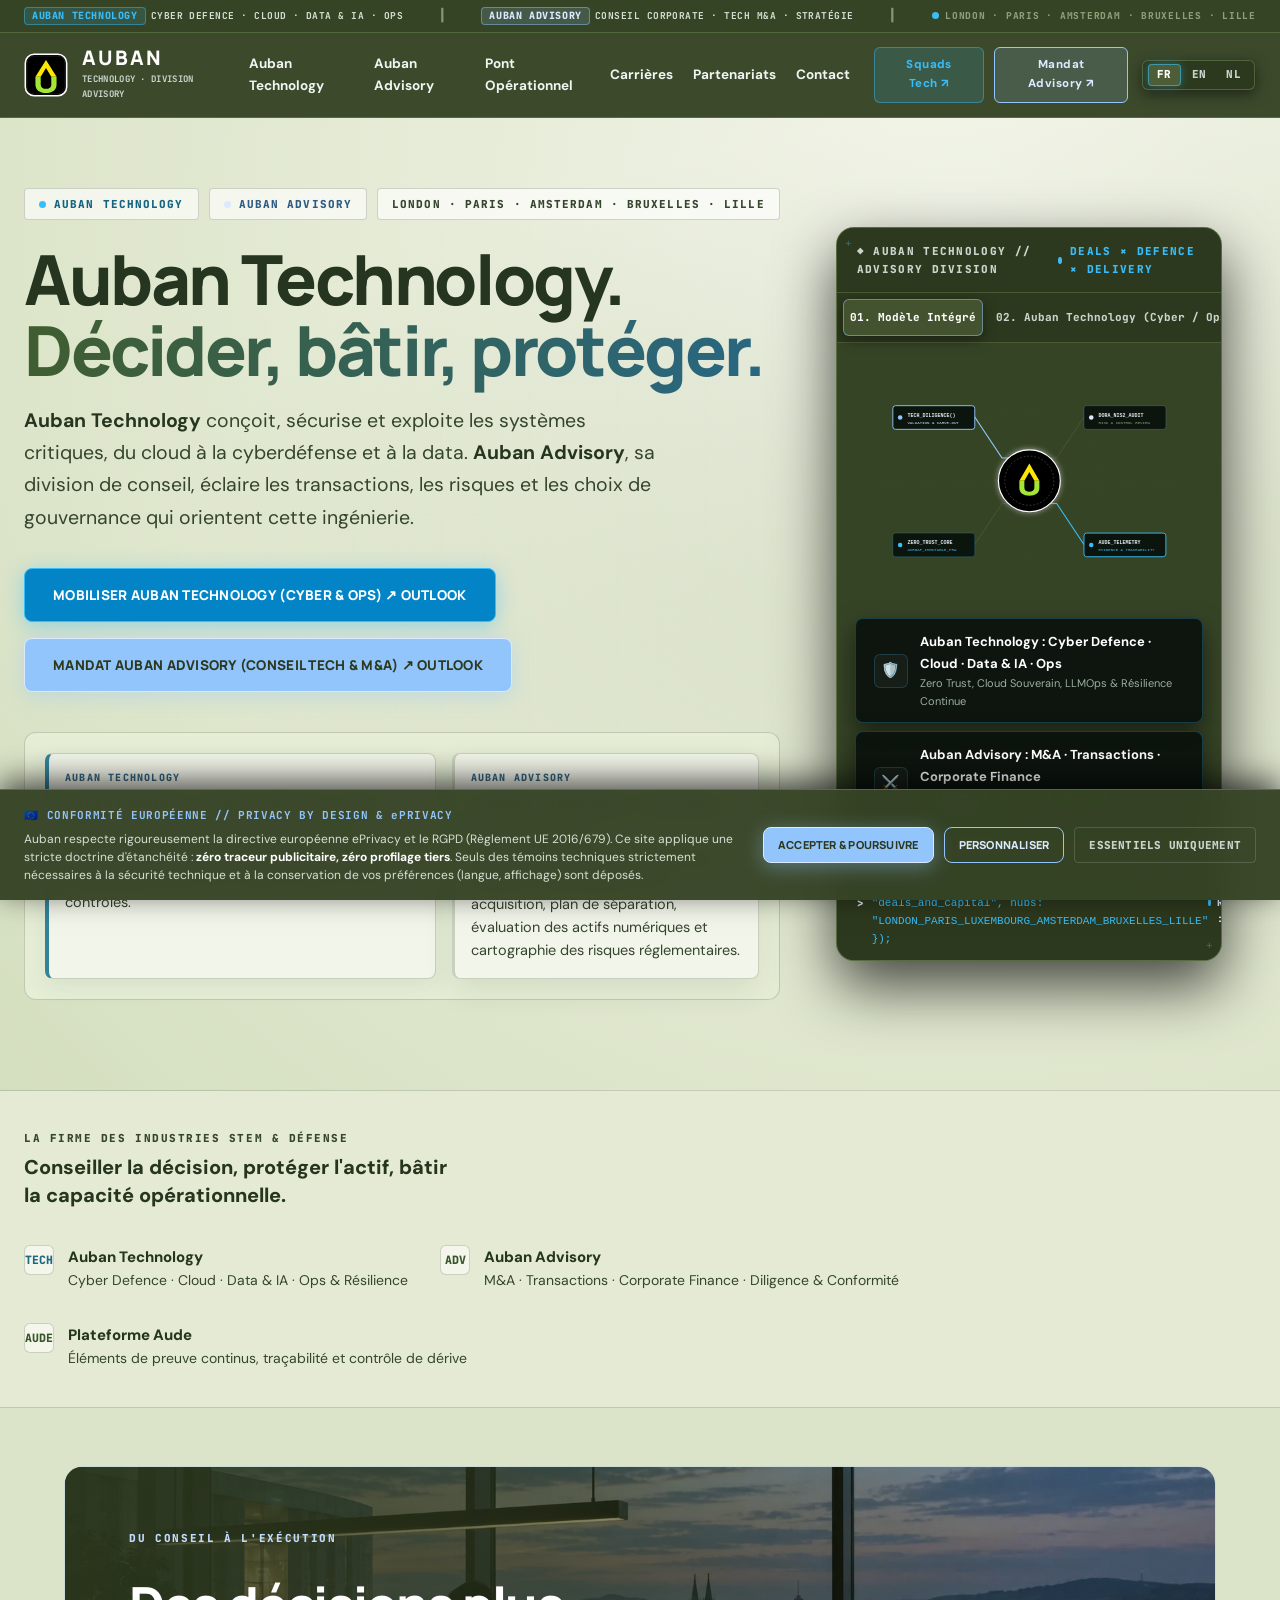
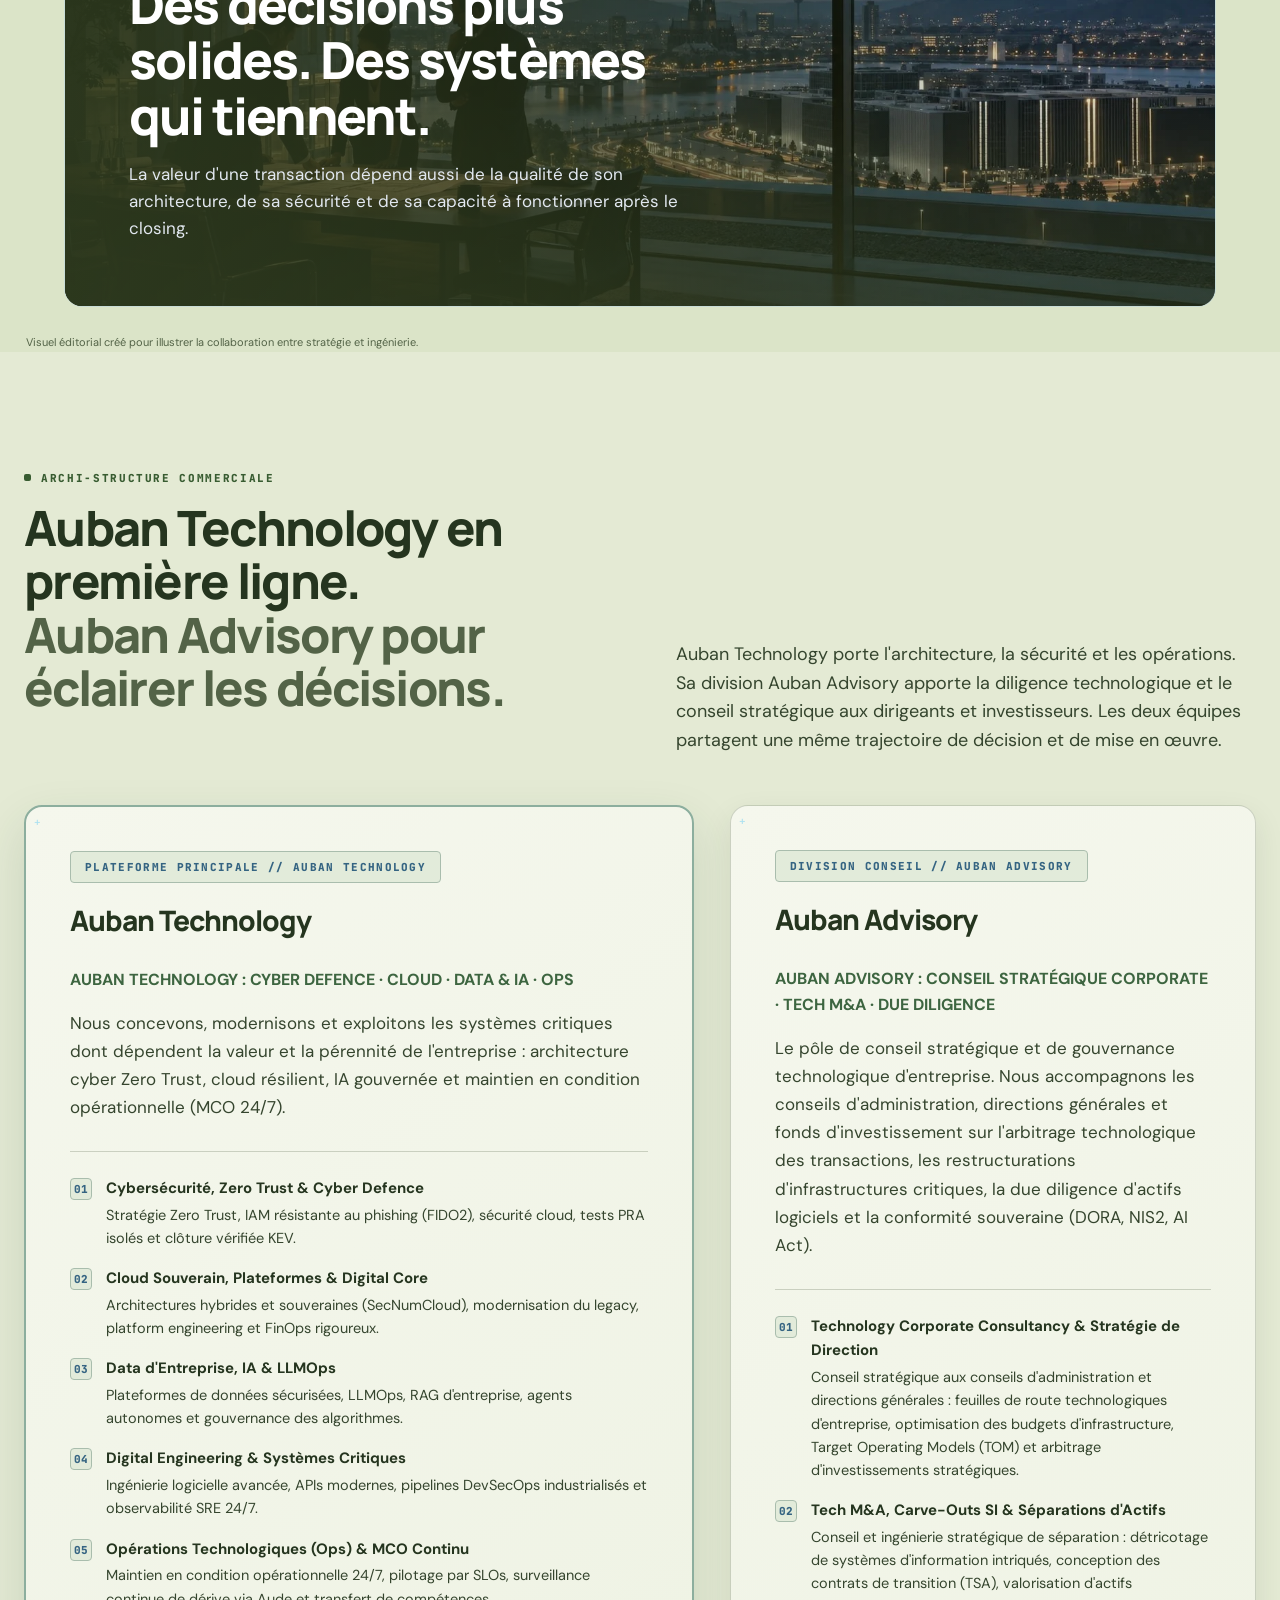
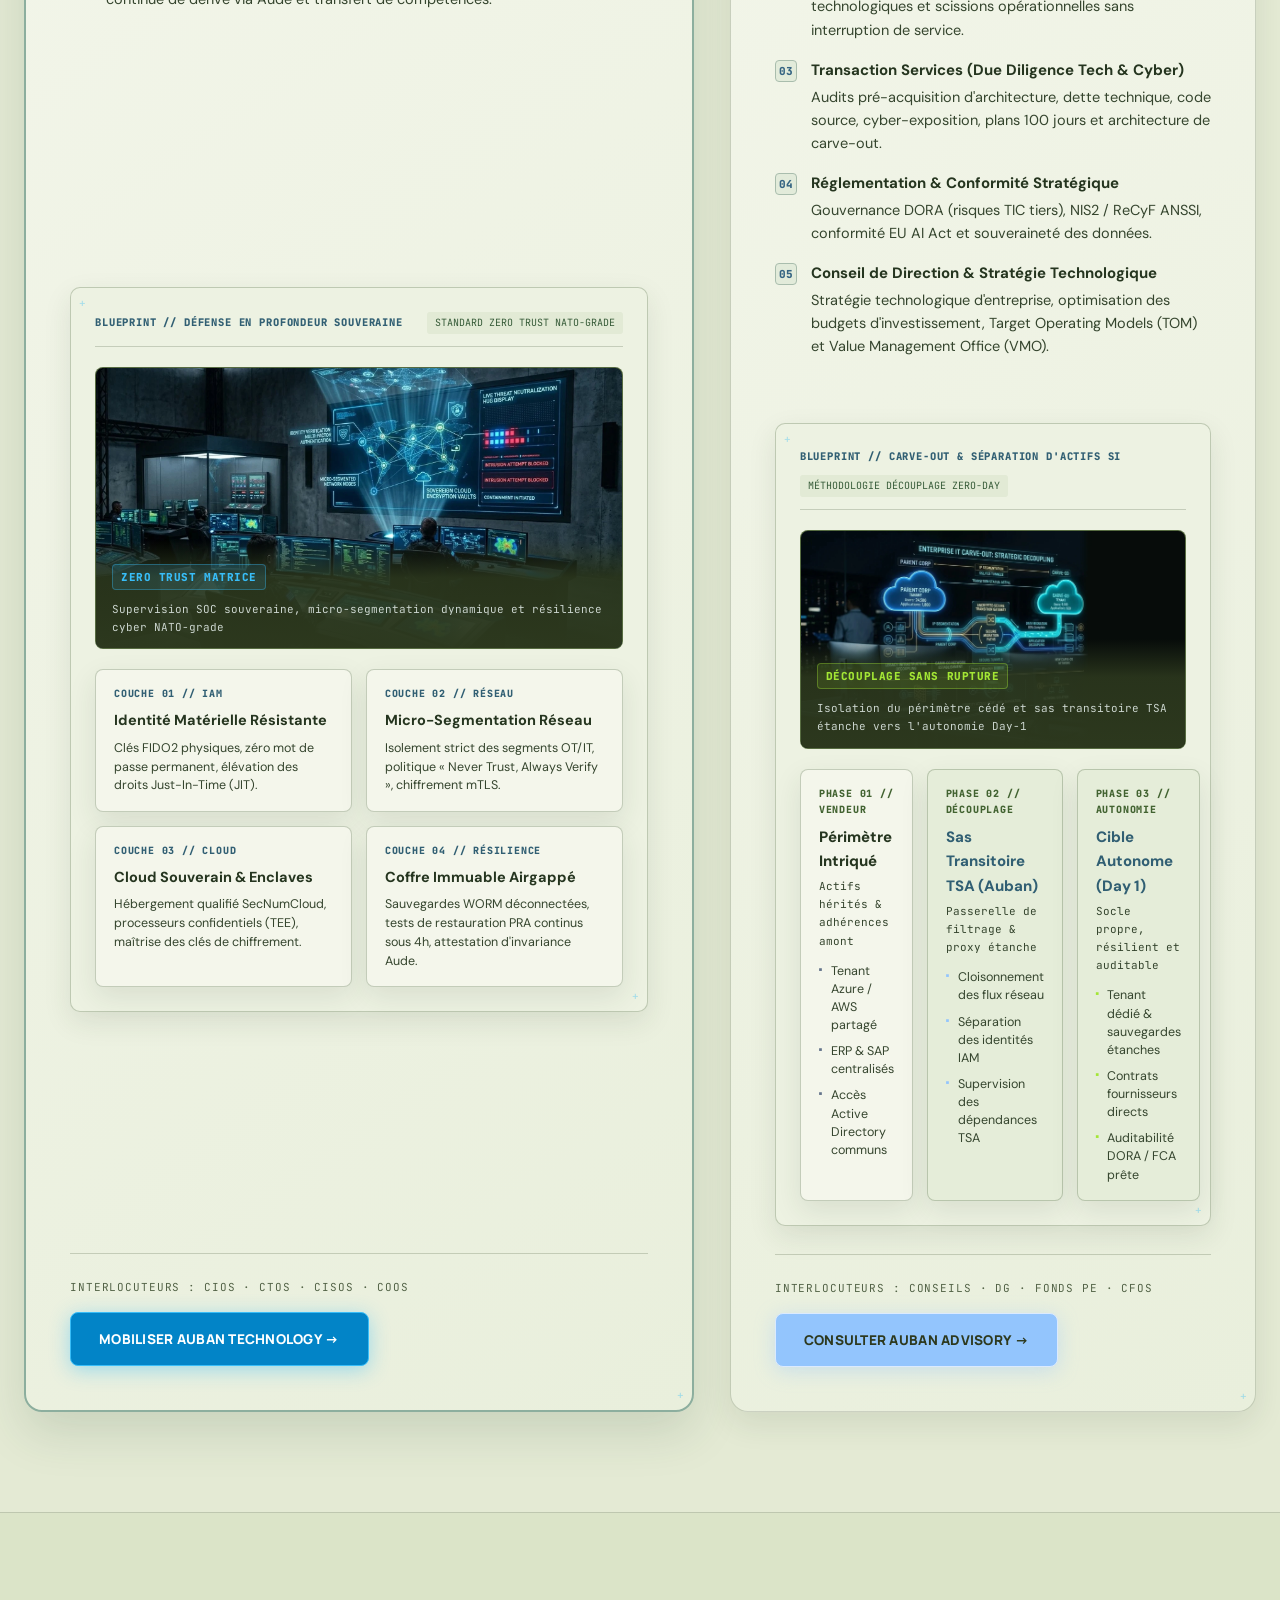
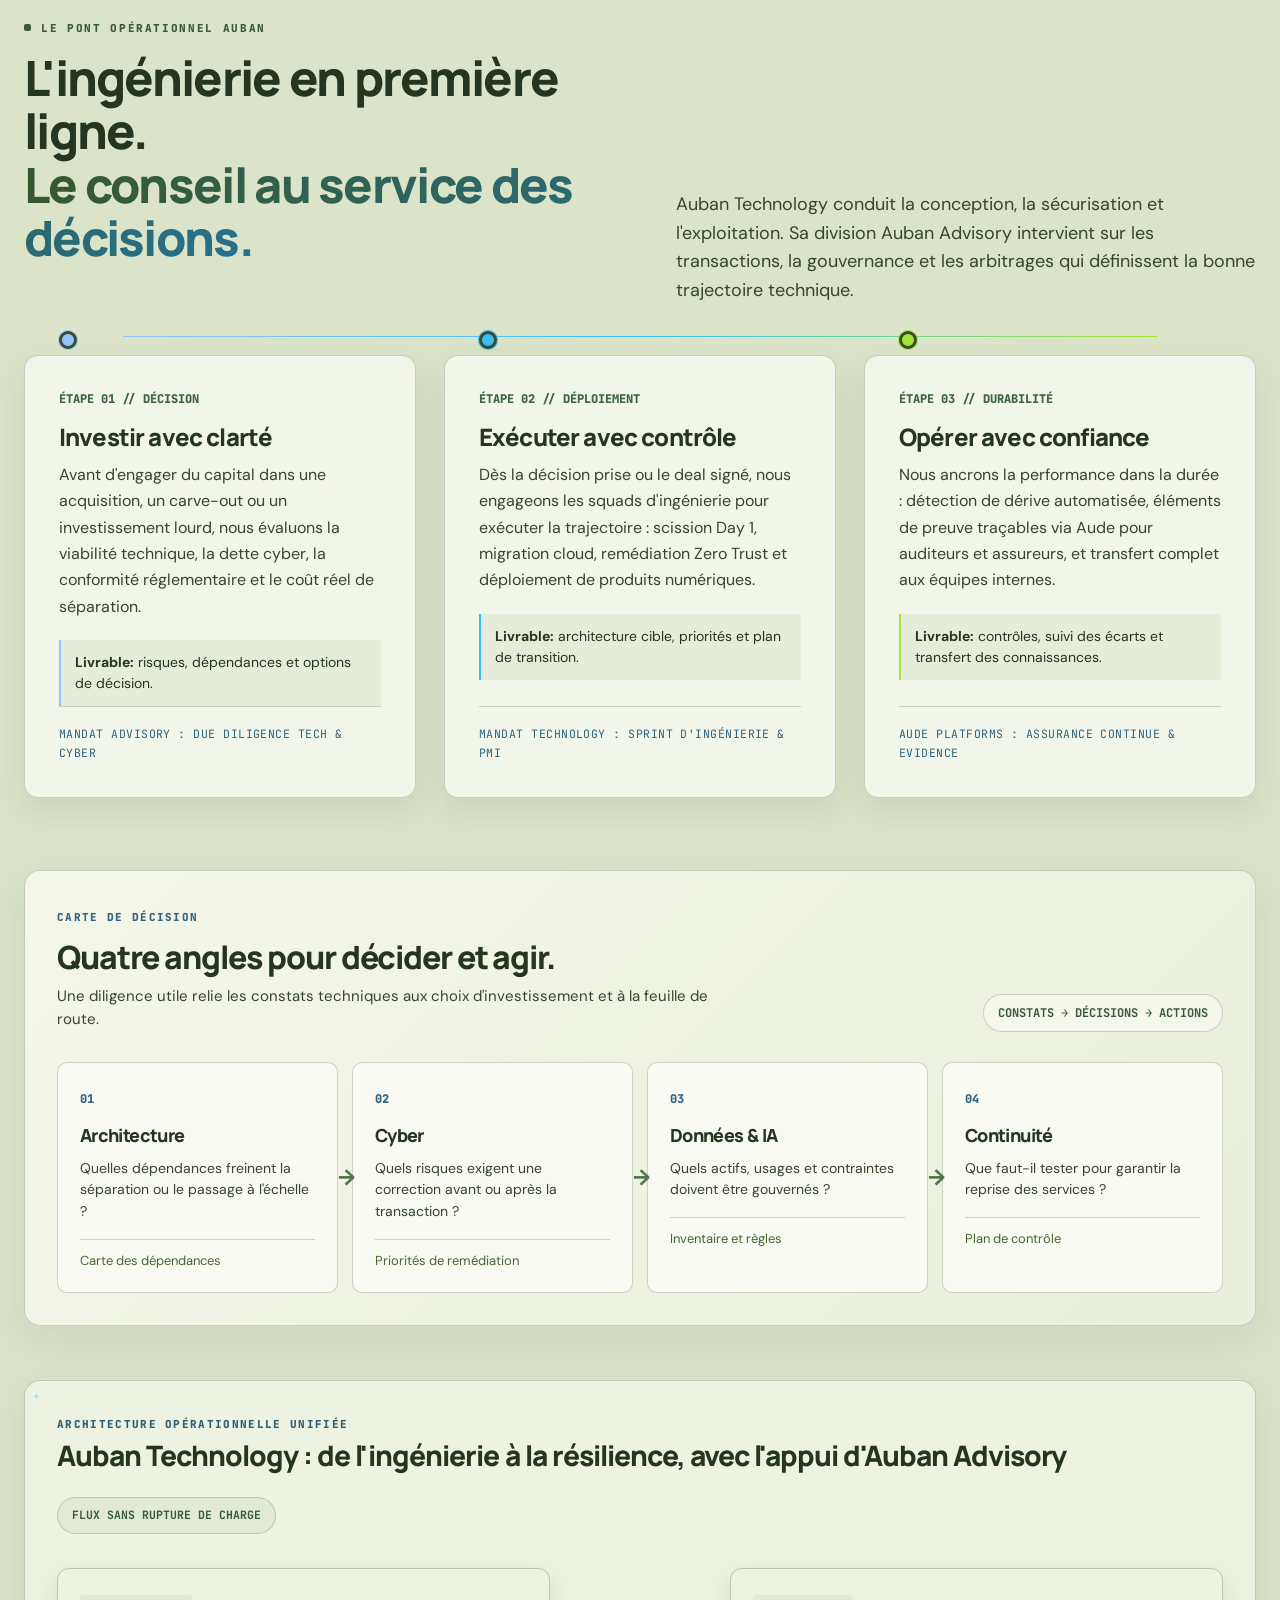
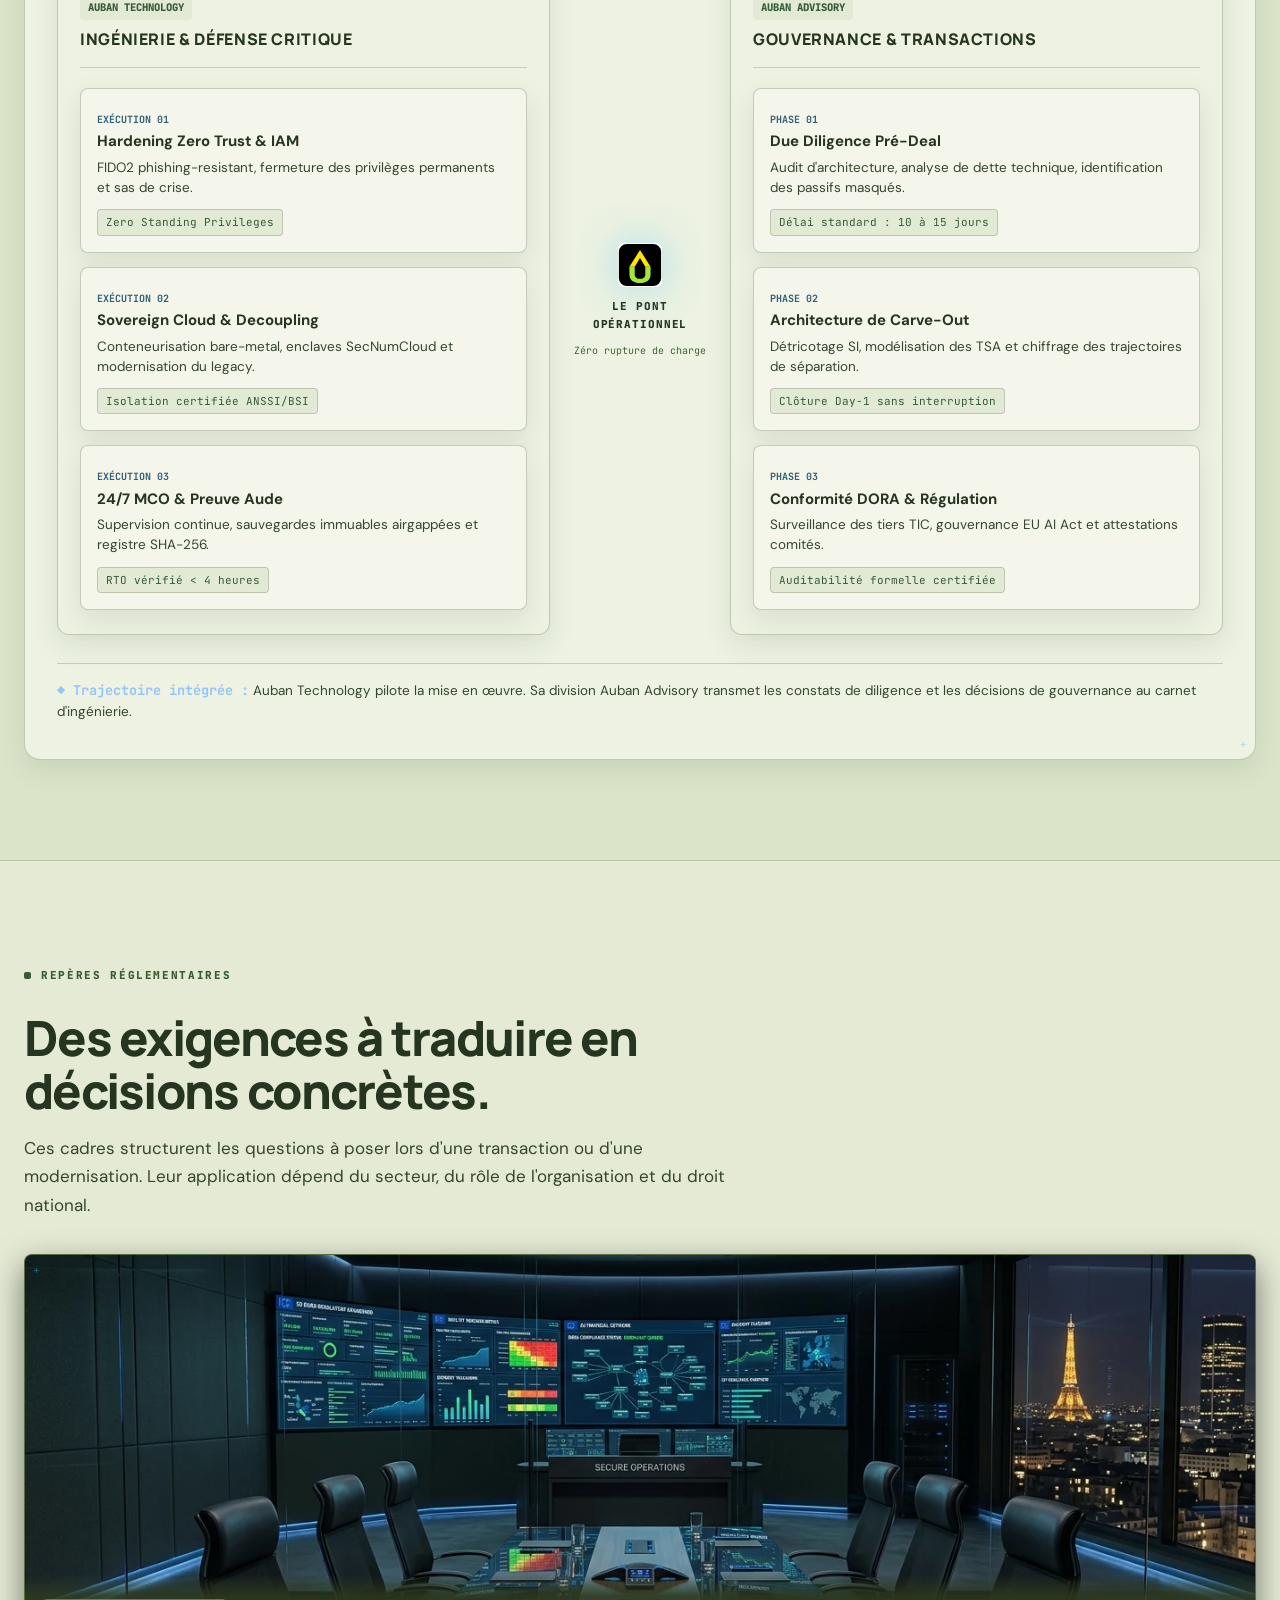
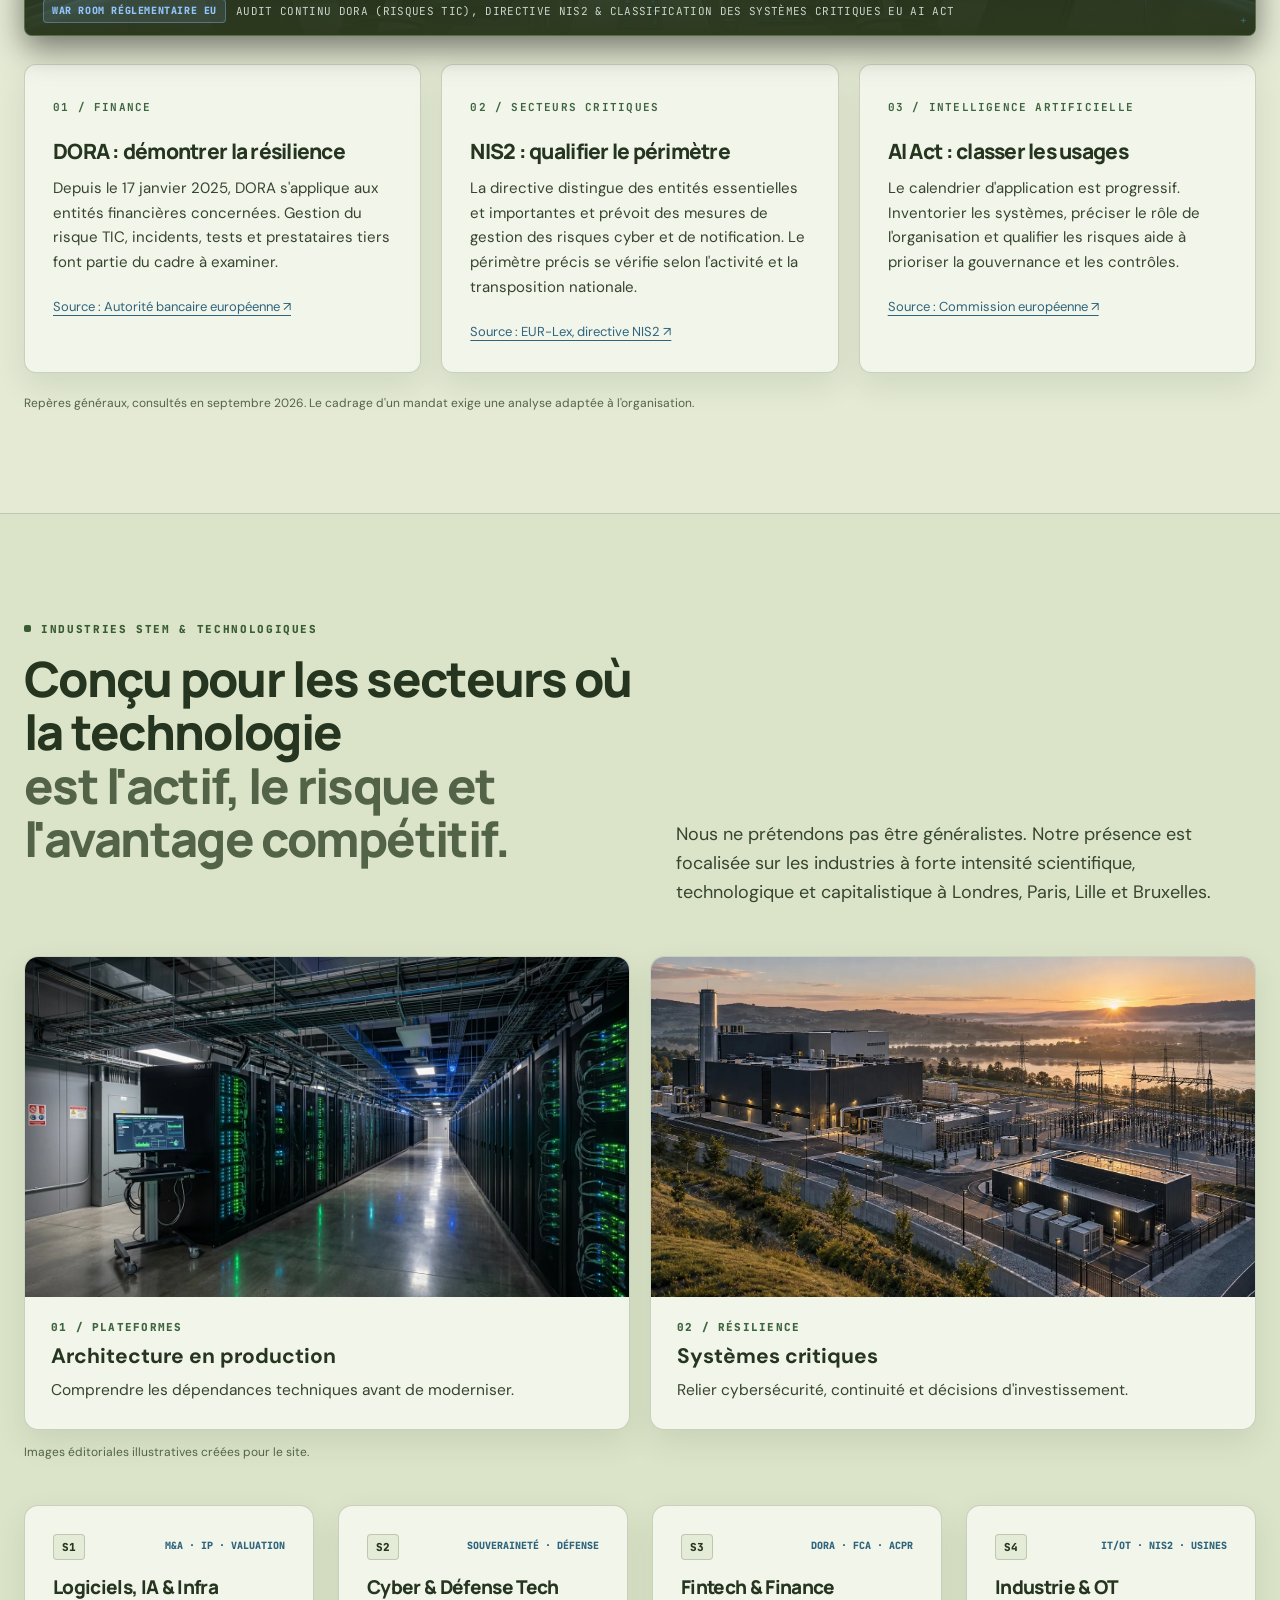
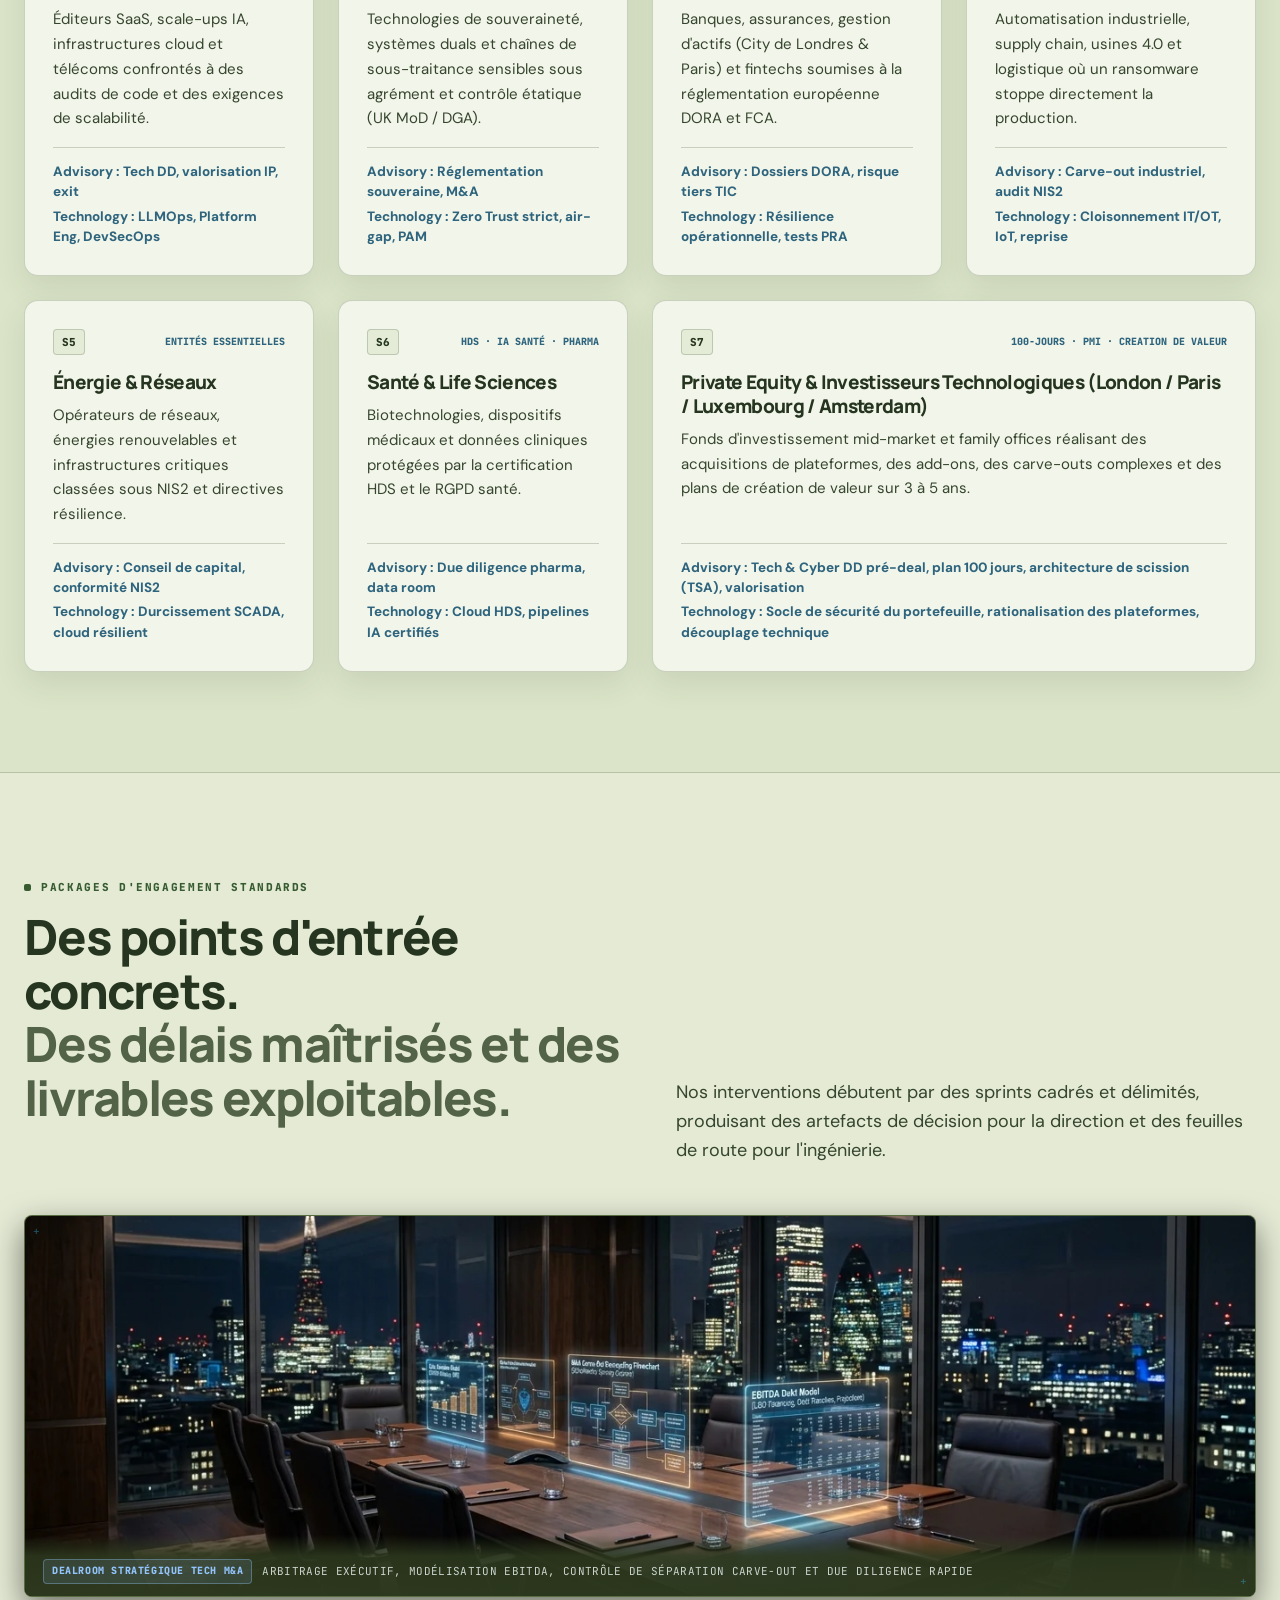
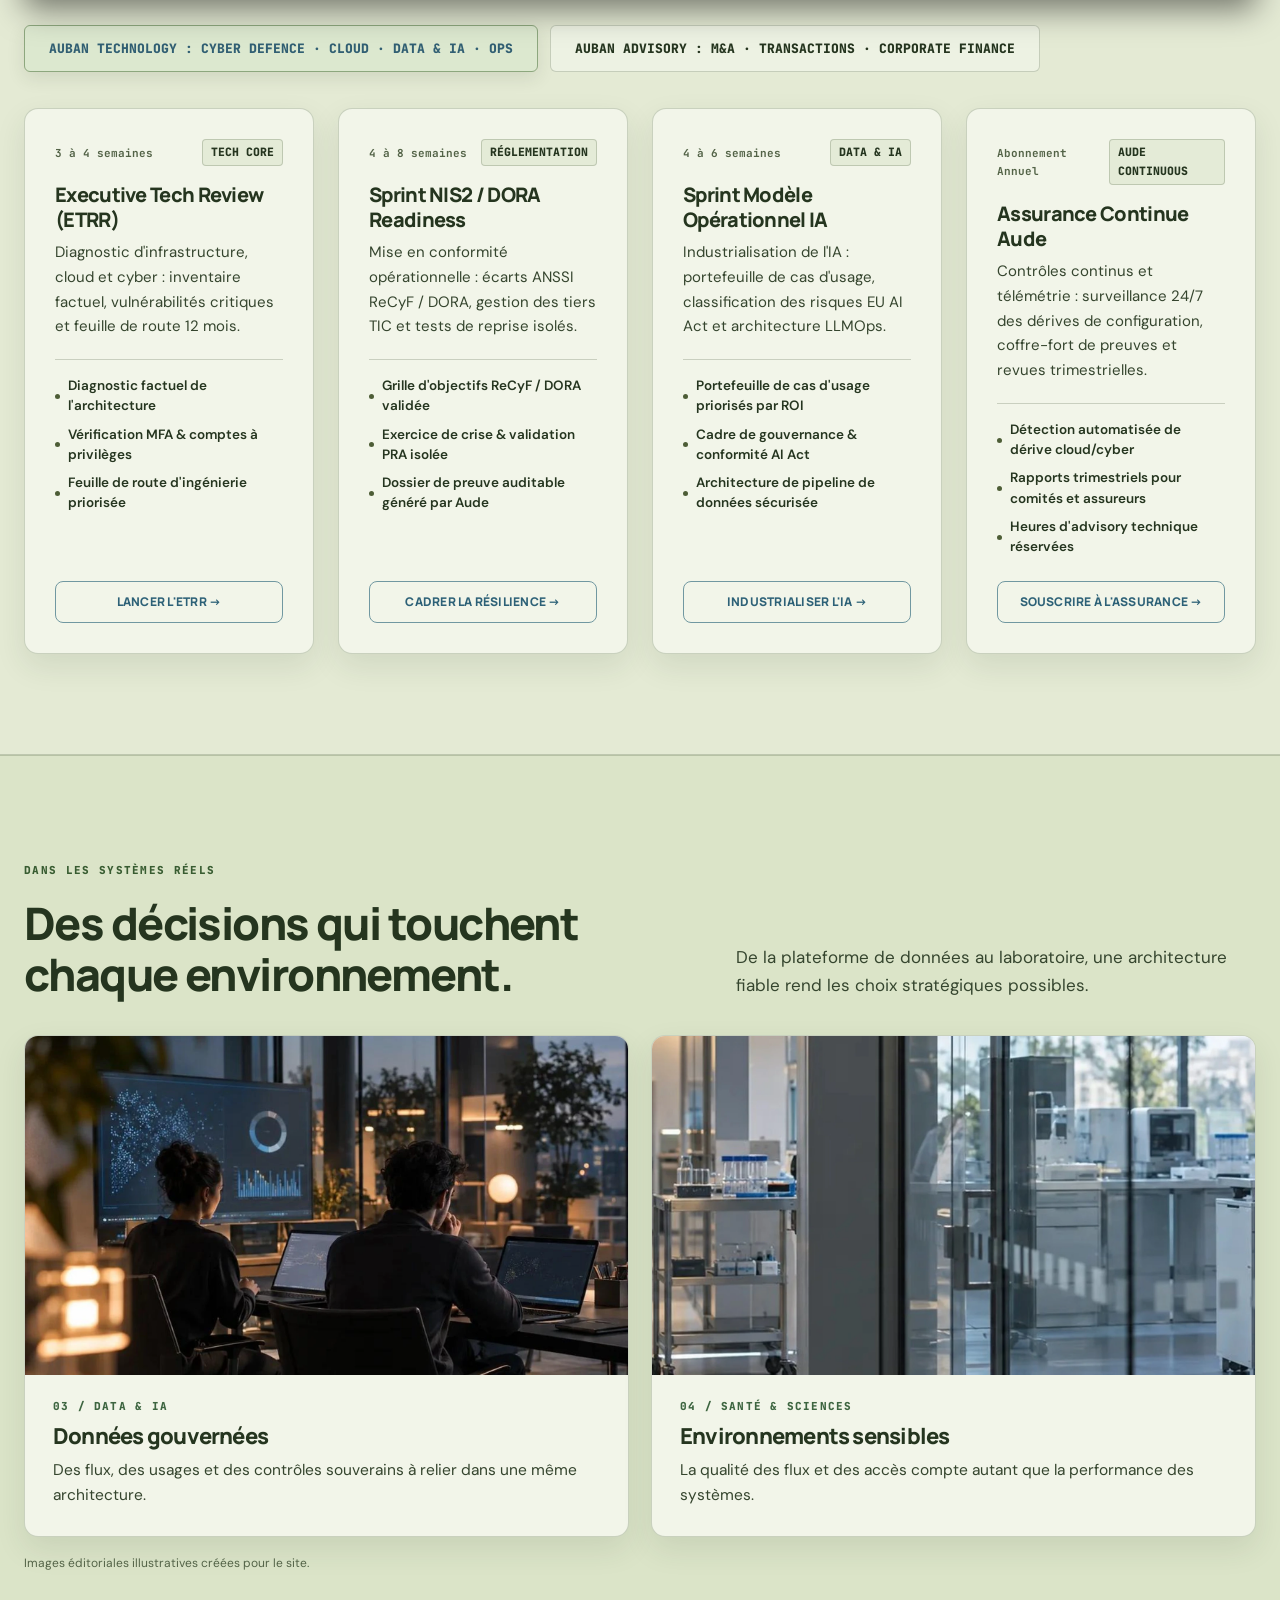
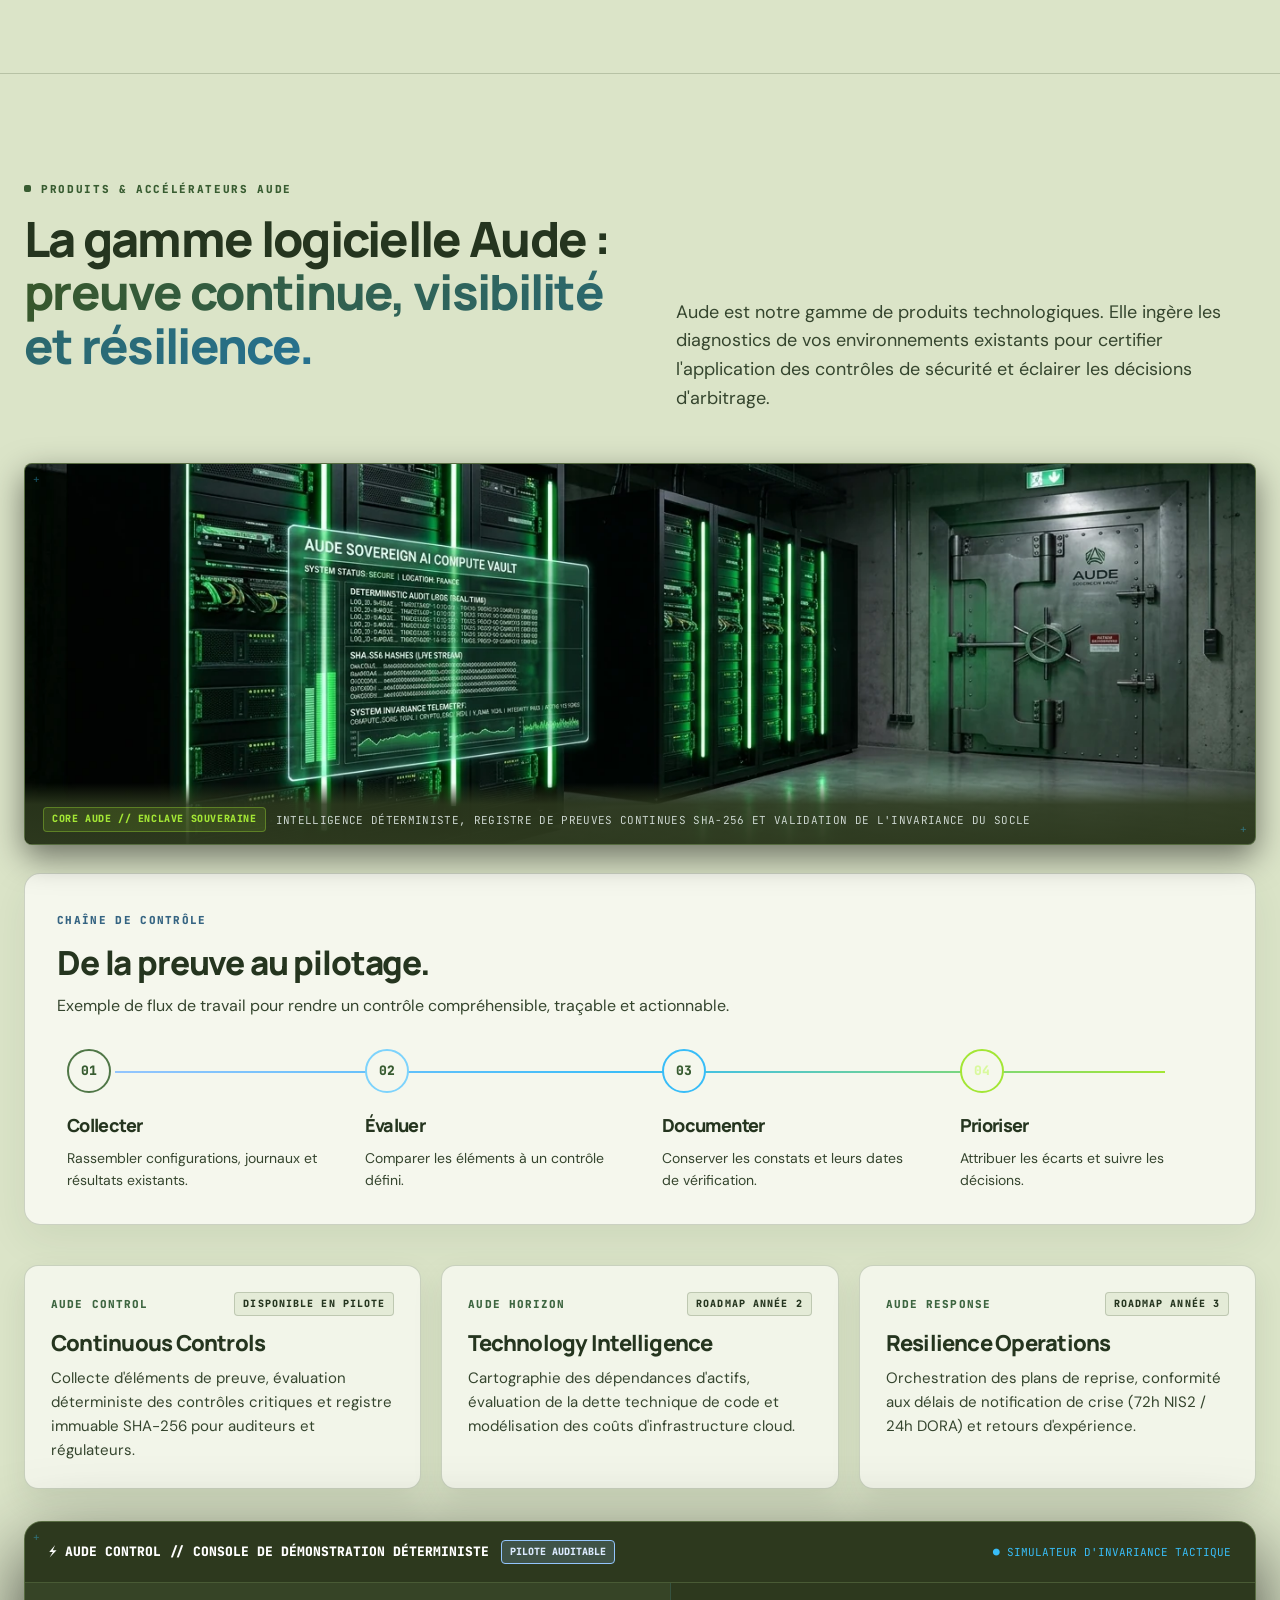
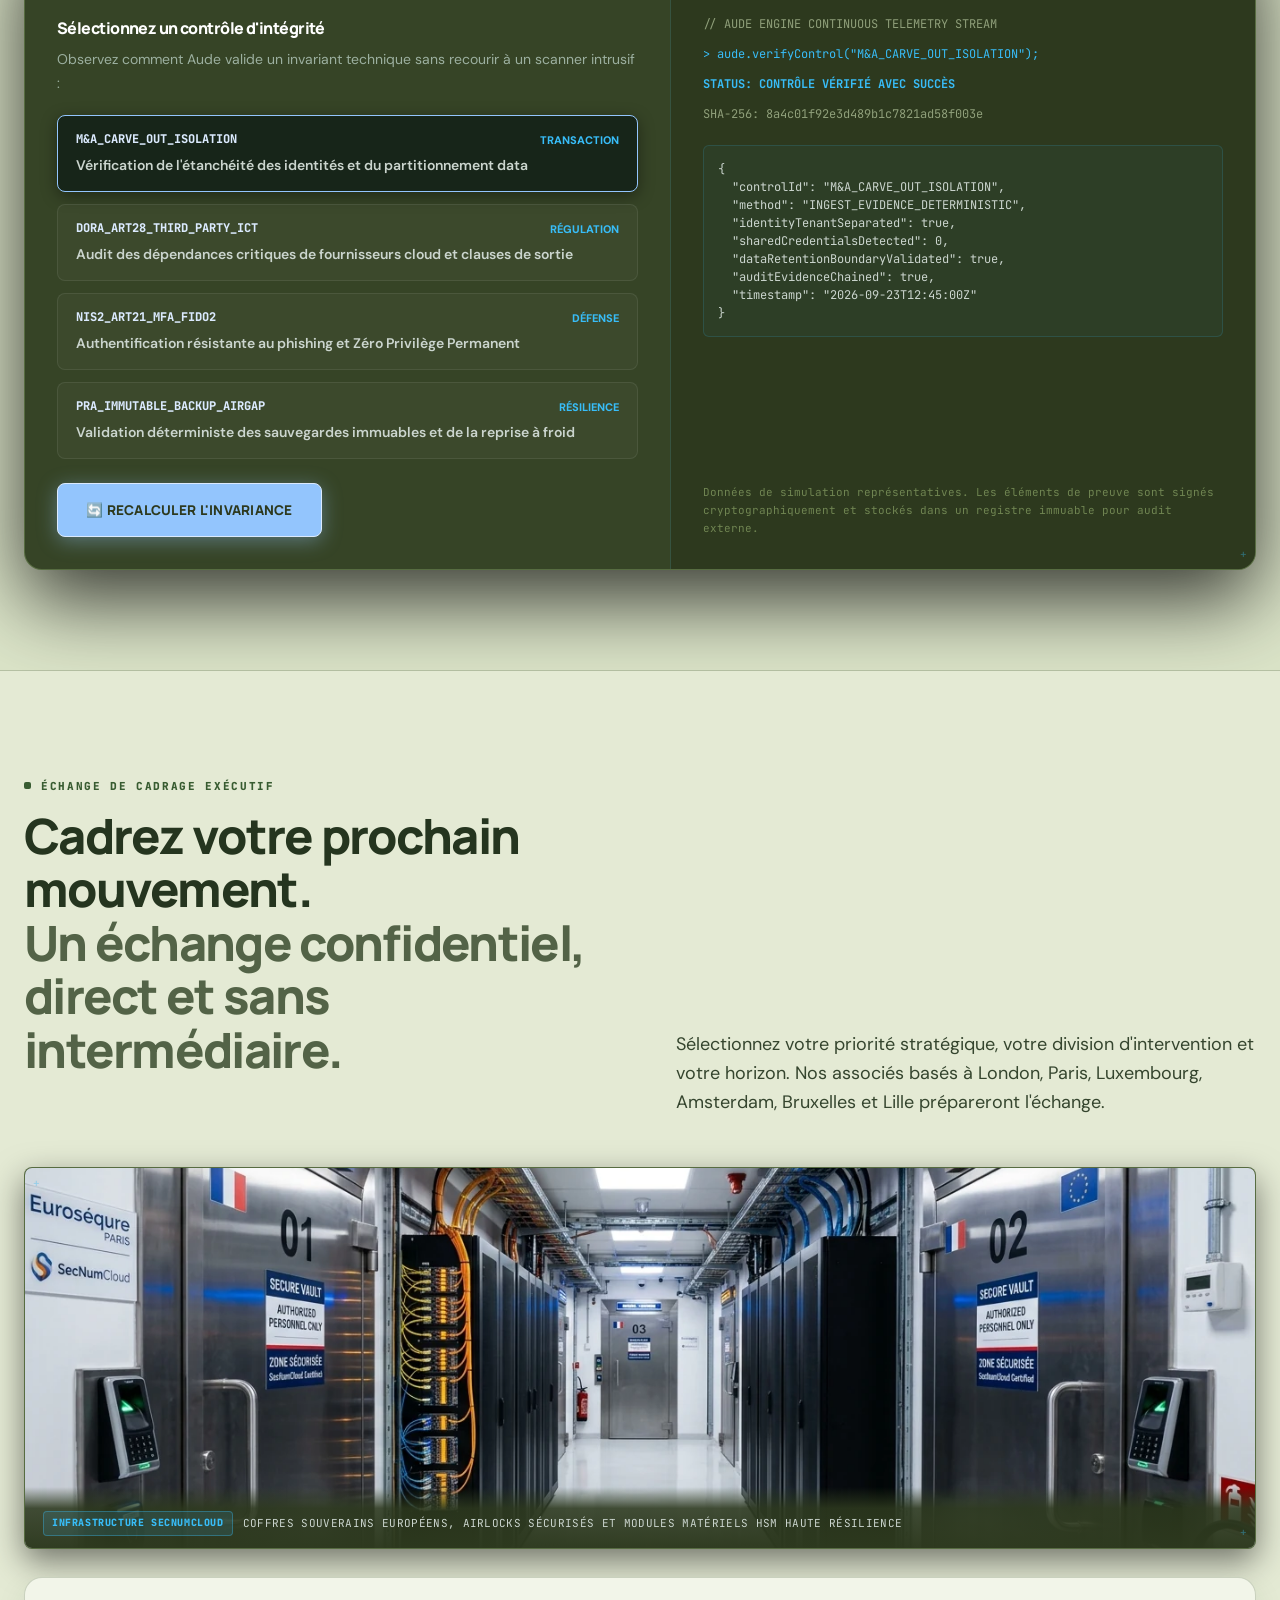
<file: index.html>
<!DOCTYPE html>
<html lang="fr" data-hierarchy="technology-primary">
<head>
  <meta charset="UTF-8">
  <meta name="viewport" content="width=device-width, initial-scale=1.0">
  <title>Auban Technology | Cyber, cloud, data &amp; division Auban Advisory</title>
  <meta name="description" content="Auban Technology conçoit, sécurise et exploite les systèmes critiques. Auban Advisory, sa division de conseil, éclaire les transactions et décisions stratégiques.">
  <link rel="canonical" href="https://auban.fr/">
  <link rel="alternate" hreflang="fr" href="https://auban.fr/">
  <link rel="alternate" hreflang="en" href="https://auban.fr/en.html">
  <link rel="alternate" hreflang="nl" href="https://auban.fr/nl.html">
  <link rel="alternate" hreflang="x-default" href="https://auban.fr/en.html">
  <link rel="icon" type="image/svg+xml" href="favicon.svg">
  <link rel="apple-touch-icon" href="apple-touch-icon.png">
  <link rel="manifest" href="site.webmanifest">
  <meta name="theme-color" content="#000000">

  <!-- OpenGraph Protocol -->
  <meta property="og:type" content="website">
  <meta property="og:site_name" content="Auban Technology">
  <meta property="og:locale" content="fr_FR">
  <meta property="og:url" content="https://auban.fr/">
  <meta property="og:title" content="Auban Technology | Ingénierie critique &amp; division Auban Advisory">
  <meta property="og:description" content="Cyber Defence, cloud, data, IA et opérations par Auban Technology. Auban Advisory accompagne les décisions, transactions et due diligences technologiques.">
  <meta property="og:image" content="https://auban.fr/og-technology-v2.png">
  <meta property="og:image:width" content="1731">
  <meta property="og:image:height" content="909">
  <meta property="og:image:alt" content="Auban Technology and its Auban Advisory division">

  <!-- Twitter / X Card Protocol -->
  <meta name="twitter:card" content="summary_large_image">
  <meta name="twitter:title" content="Auban Technology | Ingénierie critique &amp; division Auban Advisory">
  <meta name="twitter:description" content="Cyber Defence, cloud, data, IA et opérations par Auban Technology. Auban Advisory accompagne les décisions, transactions et due diligences technologiques.">
  <meta name="twitter:image" content="https://auban.fr/og-technology-v2.png">

  <!-- Institutional Schema.org Structured Data -->
  <script type="application/ld+json">
  {
    "@context": "https://schema.org",
    "@graph": [
      {
        "@type": "Organization",
        "@id": "https://auban.fr/#organization",
        "name": "Auban Technology",
        "alternateName": "Auban",
        "url": "https://auban.fr/",
        "logo": "https://auban.fr/apple-touch-icon.png",
        "image": "https://auban.fr/og-technology-v2.png",
        "description": "Auban Technology est la plateforme principale d'ingénierie cyber, cloud, data et opérations. Auban Advisory est sa division de conseil stratégique et de diligence technologique.",
        "email": "info@auban.fr",
        "telephone": "+33758585705",
        "address": [
          {
            "@type": "PostalAddress",
            "addressLocality": "London",
            "addressCountry": "GB"
          },
          {
            "@type": "PostalAddress",
            "addressLocality": "Paris",
            "addressCountry": "FR"
          },
          {
            "@type": "PostalAddress",
            "addressLocality": "Luxembourg",
            "addressCountry": "LU"
          },
          {
            "@type": "PostalAddress",
            "addressLocality": "Amsterdam",
            "addressCountry": "NL"
          },
          {
            "@type": "PostalAddress",
            "addressLocality": "Bruxelles",
            "addressCountry": "BE"
          },
          {
            "@type": "PostalAddress",
            "addressLocality": "Lille",
            "addressCountry": "FR"
          }
        ],
        "areaServed": [
          "GB",
          "FR",
          "NL",
          "BE",
          "EU"
        ],
        "department": {
          "@type": "Organization",
          "name": "Auban Advisory",
          "description": "Strategic and technology transaction advisory division of Auban Technology."
        }
      },
      {
        "@type": "WebSite",
        "@id": "https://auban.fr/#website",
        "url": "https://auban.fr/",
        "name": "Auban Technology",
        "publisher": {
          "@id": "https://auban.fr/#organization"
        },
        "inLanguage": [
          "fr-FR",
          "en-GB",
          "nl-NL"
        ]
      }
    ]
  }
  </script>
  <link rel="preconnect" href="https://fonts.googleapis.com">
  <link rel="preconnect" href="https://fonts.gstatic.com" crossorigin>
  <link href="https://fonts.googleapis.com/css2?family=DM+Sans:ital,opsz,wght@0,9..40,300..900;1,9..40,300..900&family=JetBrains+Mono:wght@400;600;700;800&family=Manrope:wght@400;600;700;800;900&display=swap" rel="stylesheet">
  <style>
    :root {
      /* Tactical Military & Stealth Corporate Palette (Zero White Background, Medium Olive Tones) */
      --mil-night: #364426;
      --mil-deep: #323f22;
      --mil-bg: #3c4b2b;
      --mil-surface: #43532f;
      --mil-surface-elevated: #4d5d36;
      --mil-card: rgba(60, 75, 43, 0.95);
      --mil-card-border: rgba(138, 168, 106, 0.40);
      --mil-card-border-brass: rgba(147, 197, 253, 0.35);

      --ink: #f1f5f2;           /* Light text for olive theme */
      --ink-soft: #cbd5ce;      /* Muted light text */
      --ink-muted: #8f9f7a;     /* Sage muted text */
      --paper: #3c4b2b;         /* Replaced dark pitch with medium olive */
      --canvas: #364426;        /* Replaced dark canvas with medium olive */
      --canvas-surface: #43532f;
      --canvas-subtle: #4d5d36;
      --line: rgba(138, 168, 106, 0.40);
      --line-subtle: rgba(138, 168, 106, 0.25);

      /* Tactical Olive Drab & Ranger Greens */
      --olive-drab: #4d5d36;
      --olive-deep: #26331a;
      --olive-light: #708552;
      --olive-sage: #8f9f7a;
      --olive-slate: #586b5b;

      /* Technology & Cyber Accent: High-Visibility Tactical Electric Blue (replacing lime for text) */
      --tech-blue: #38bdf8;
      --tech-blue-bright: #60a5fa;
      --tech-blue-deep: #0284c7;
      --tech-blue-glow: rgba(56, 189, 248, 0.45);

      --phosphor: #38bdf8;
      --phosphor-bright: #38bdf8;
      --phosphor-dark: #0284c7;
      --phosphor-glow: rgba(56, 189, 248, 0.45);

      /* Advisory & Corporate Strategy: High-Visibility Strategic Blue / Ice Blue */
      --brass: #93c5fd;
      --brass-light: #dbeafe;
      --brass-deep: #2563eb;
      --brass-glow: rgba(147, 197, 253, 0.40);

      /* Operational Alert Colors */
      --alert-amber: #f59e0b;
      --alert-red: #ef4444;

      --font-sans: 'DM Sans', -apple-system, BlinkMacSystemFont, "Segoe UI", Roboto, sans-serif;
      --font-display: 'Manrope', -apple-system, BlinkMacSystemFont, "Segoe UI", Roboto, sans-serif;
      --font-mono: 'JetBrains Mono', monospace;
    }

    * { box-sizing: border-box; }
    html {
      scroll-behavior: smooth;
      scroll-padding-top: 90px;
      font-size: 16px;
    }
    body {
      margin: 0;
      background: #3c4b2b;
      color: var(--ink);
      font-family: var(--font-sans);
      -webkit-font-smoothing: antialiased;
      line-height: 1.65;
      overflow-x: hidden;
    }

    /* Container */
    .container {
      width: min(100% - 48px, 1340px);
      margin-inline: auto;
    }

    /* Typography */
    h1, h2, h3, h4, h5 {
      font-family: var(--font-display);
      letter-spacing: -0.035em;
      color: var(--ink);
      font-weight: 850;
      margin-top: 0;
    }
    h1 {
      font-size: clamp(44px, 5.4vw, 84px);
      line-height: 1.02;
    }
    h2 {
      font-size: clamp(32px, 3.8vw, 56px);
      line-height: 1.1;
    }
    h3 {
      font-size: clamp(22px, 2.2vw, 32px);
      line-height: 1.25;
    }
    p {
      font-size: 17px;
      line-height: 1.7;
      color: var(--ink-soft);
      margin-top: 0;
    }
    a { color: inherit; text-decoration: none; }
    button { font: inherit; cursor: pointer; border: none; }
    :focus-visible { outline: 3px solid var(--phosphor-bright); outline-offset: 3px; }
    .skip-link {
      position: fixed;
      top: 10px;
      left: 10px;
      z-index: 500;
      padding: 10px 16px;
      border-radius: 8px;
      background: var(--phosphor-bright);
      color: var(--mil-night);
      font-weight: 800;
      transform: translateY(-160%);
      transition: transform 0.2s ease;
    }
    .skip-link:focus { transform: translateY(0); }

    /* Highlights & Military Gradients */
    .text-brass { color: var(--brass) !important; }
    .text-phosphor { color: var(--phosphor-bright) !important; }
    .text-olive { color: var(--olive-light) !important; }
    .text-white { color: #ffffff !important; }
    .text-muted { color: var(--ink-muted) !important; }

    .highlight-brass {
      background: linear-gradient(120deg, #f2f4ec 0%, var(--brass) 55%, var(--brass-light) 100%);
      -webkit-background-clip: text;
      -webkit-text-fill-color: transparent;
    }
    .highlight-phosphor {
      background: linear-gradient(120deg, #ffffff 0%, var(--phosphor-bright) 60%, var(--phosphor) 100%);
      -webkit-background-clip: text;
      -webkit-text-fill-color: transparent;
    }
    .highlight-military {
      background: linear-gradient(120deg, var(--brass-light) 0%, var(--brass) 40%, var(--phosphor-bright) 75%, #ffffff 100%);
      -webkit-background-clip: text;
      -webkit-text-fill-color: transparent;
    }

    /* Badges & Eyebrows */
    .eyebrow {
      display: inline-flex;
      align-items: center;
      gap: 10px;
      font-size: 11px;
      font-weight: 800;
      text-transform: uppercase;
      letter-spacing: 0.15em;
      margin-bottom: 14px;
      font-family: var(--font-mono);
    }
    .eyebrow-brass { color: var(--brass); }
    .eyebrow-phosphor { color: var(--phosphor-bright); }
    .eyebrow-rule {
      width: 7px;
      height: 7px;
      border-radius: 2px;
      background: currentColor;
    }

    /* Buttons: Military Tactical System */
    .btn {
      display: inline-flex;
      align-items: center;
      justify-content: center;
      gap: 10px;
      padding: 15px 28px;
      border-radius: 8px;
      font-weight: 800;
      font-size: 13.5px;
      letter-spacing: 0.02em;
      transition: all 0.22s cubic-bezier(0.16, 1, 0.3, 1);
      cursor: pointer;
      text-align: center;
      font-family: var(--font-display);
      text-transform: uppercase;
    }
    .btn-brass {
      background: var(--brass);
      color: #2d391e;
      box-shadow: 0 4px 20px var(--brass-glow);
      border: 1px solid var(--brass-light);
    }
    .btn-brass:hover {
      background: var(--brass-light);
      transform: translateY(-2px);
      box-shadow: 0 8px 30px rgba(147, 197, 253, 0.55);
    }
    .btn-phosphor {
      background: #0284c7;
      color: #ffffff;
      box-shadow: 0 4px 20px var(--tech-blue-glow);
      border: 1px solid var(--tech-blue);
    }
    .btn-phosphor:hover {
      background: var(--tech-blue);
      color: #04080a;
      transform: translateY(-2px);
      box-shadow: 0 8px 30px rgba(56, 189, 248, 0.65);
    }
    .btn-glass {
      background: rgba(255, 255, 255, 0.06);
      color: #ffffff;
      border: 1px solid rgba(255, 255, 255, 0.16);
      backdrop-filter: blur(12px);
    }
    .btn-glass:hover {
      background: rgba(255, 255, 255, 0.12);
      border-color: rgba(255, 255, 255, 0.35);
      transform: translateY(-2px);
    }
    .btn-outline-brass {
      background: transparent;
      color: var(--brass-light);
      border: 1px solid var(--brass);
    }
    .btn-outline-brass:hover {
      background: rgba(147, 197, 253, 0.15);
      transform: translateY(-2px);
    }
    .btn-outline-phosphor {
      background: transparent;
      color: var(--tech-blue);
      border: 1px solid var(--tech-blue);
    }
    .btn-outline-phosphor:hover {
      background: rgba(56, 189, 248, 0.18);
      transform: translateY(-2px);
    }

    /* Pulse Dots */
    .pulse-dot {
      width: 7px;
      height: 7px;
      border-radius: 50%;
      background: currentColor;
      display: inline-block;
      animation: pulseAnim 2.2s infinite ease-in-out;
    }
    @keyframes pulseAnim {
      0%, 100% { opacity: 1; transform: scale(1); }
      50% { opacity: 0.3; transform: scale(0.75); }
    }

    /* Tactical Crosshair Markers */
    .crosshair-corner {
      position: relative;
    }
    .crosshair-corner::before {
      content: "+";
      position: absolute;
      top: 6px;
      left: 8px;
      font-family: var(--font-mono);
      font-size: 11px;
      color: rgba(56, 189, 248, 0.4);
      pointer-events: none;
    }
    .crosshair-corner::after {
      content: "+";
      position: absolute;
      bottom: 6px;
      right: 8px;
      font-family: var(--font-mono);
      font-size: 11px;
      color: rgba(56, 189, 248, 0.4);
      pointer-events: none;
    }

    /* ========================================================
       TOP TACTICAL COMMAND RIBBON
       ======================================================== */
    .top-command-ribbon {
      background: #364426;
      border-bottom: 1px solid rgba(56, 189, 248, 0.18);
      padding: 7px 0;
      font-family: var(--font-mono);
      font-size: 10.5px;
      letter-spacing: 0.05em;
      position: relative;
      z-index: 101;
      white-space: nowrap;
      line-height: 1.2;
    }
    .command-ribbon-inner {
      display: flex;
      align-items: center;
      justify-content: space-between;
      gap: 12px;
      white-space: nowrap;
      flex-wrap: nowrap;
      overflow-x: auto;
      scrollbar-width: none;
    }
    .command-ribbon-inner::-webkit-scrollbar {
      display: none;
    }
    .ribbon-unit {
      display: flex;
      align-items: center;
      gap: 7px;
      white-space: nowrap;
      flex-shrink: 0;
    }
    .ribbon-kicker {
      font-weight: 800;
      padding: 2px 7px;
      border-radius: 4px;
      font-size: 10px;
      letter-spacing: 0.06em;
      white-space: nowrap;
      flex-shrink: 0;
    }
    .kicker-advisory {
      background: rgba(147, 197, 253, 0.16);
      color: var(--brass-light);
      border: 1px solid rgba(147, 197, 253, 0.45);
    }
    .kicker-tech {
      background: rgba(56, 189, 248, 0.14);
      color: var(--tech-blue);
      border: 1px solid rgba(56, 189, 248, 0.45);
    }
    .ribbon-desc {
      color: #cbd5ce;
      font-weight: 700;
      white-space: nowrap;
      flex-shrink: 0;
    }
    .ribbon-sep {
      color: rgba(56, 189, 248, 0.35);
      font-size: 11px;
      white-space: nowrap;
      flex-shrink: 0;
    }
    .ribbon-hubs {
      display: flex;
      align-items: center;
      gap: 6px;
      color: var(--olive-sage);
      font-weight: 750;
      letter-spacing: 0.08em;
      white-space: nowrap;
      flex-shrink: 0;
    }
    @media (max-width: 1280px) {
      .top-command-ribbon { font-size: 9.5px; }
      .command-ribbon-inner { gap: 8px; }
      .ribbon-unit { gap: 5px; }
    }
    @media (max-width: 1100px) {
      .top-command-ribbon { font-size: 9px; }
      .command-ribbon-inner { gap: 6px; }
      .ribbon-kicker { font-size: 9px; padding: 1px 5px; }
    }
    @media (max-width: 960px) {
      .top-command-ribbon { display: none; }
    }

    /* Header Actions & Tactical Language Switcher */
    .header-actions {
      display: flex;
      align-items: center;
      gap: 14px;
    }
    .header-lang-wrap {
      display: flex;
      align-items: center;
    }
    .lang-switcher {
      display: inline-flex;
      align-items: center;
      background: rgba(45, 57, 30, 0.95);
      border: 1px solid rgba(56, 189, 248, 0.35);
      border-radius: 6px;
      padding: 3px 5px;
      gap: 3px;
      font-family: var(--font-mono);
      font-size: 11px;
      font-weight: 800;
      letter-spacing: 0.06em;
      box-shadow: 0 4px 14px rgba(0, 0, 0, 0.5);
      backdrop-filter: blur(8px);
    }
    .lang-btn {
      color: #8f9f7a;
      padding: 3px 8px;
      border-radius: 4px;
      text-decoration: none;
      transition: all 0.2s ease;
      line-height: 1.2;
    }
    .lang-btn:hover {
      color: #ffffff;
      background: rgba(255, 255, 255, 0.12);
    }
    .lang-btn.active {
      background: rgba(56, 189, 248, 0.25);
      color: var(--tech-blue);
      border: 1px solid rgba(56, 189, 248, 0.6);
      box-shadow: 0 0 10px rgba(56, 189, 248, 0.35);
    }

    /* ========================================================
       TOP HEADER & TICKER
       ======================================================== */
    .site-header {
      position: sticky;
      top: 0;
      z-index: 100;
      background: rgba(54, 68, 38, 0.97);
      backdrop-filter: blur(18px);
      border-bottom: 1px solid rgba(56, 189, 248, 0.15);
    }
    .header-inner {
      display: flex;
      align-items: center;
      justify-content: space-between;
      height: 84px;
      gap: 24px;
    }
    .brand-wrap {
      display: flex;
      align-items: center;
      gap: 16px;
    }
    .brand-logo {
      display: flex;
      align-items: center;
      gap: 14px;
      font-family: var(--font-display);
      font-size: 22px;
      font-weight: 900;
      letter-spacing: -0.02em;
      color: white;
    }

    /* Tactical AU Monogram: Olive & Military Feel */
    .au-monogram-svg {
      width: 44px;
      height: 44px;
      flex-shrink: 0;
    }
    .brand-text-block {
      display: flex;
      flex-direction: column;
    }
    .brand-text-title {
      font-size: 20px;
      font-weight: 900;
      letter-spacing: 0.1em;
      color: #ffffff;
      line-height: 1;
    }
    .brand-text-sub {
      font-size: 9px;
      font-family: var(--font-mono);
      font-weight: 700;
      letter-spacing: 0.14em;
      color: var(--brass-light);
      margin-top: 4px;
    }
    .brand-location-tag {
      display: none;
    }
    .header-nav {
      display: flex;
      align-items: center;
      gap: 20px;
    }
    .nav-link {
      font-size: 13.5px;
      font-weight: 700;
      color: #cbd5ce;
      transition: color 0.2s;
    }
    .nav-link:hover { color: #ffffff; }
    .nav-link.nav-advisory:hover { color: var(--brass-light); }
    .nav-link.nav-tech:hover { color: var(--tech-blue); }

    .header-dual-cta {
      display: flex;
      align-items: center;
      gap: 10px;
    }
    .header-cta-advisory {
      padding: 8px 16px;
      border-radius: 6px;
      font-size: 11.5px;
      font-weight: 800;
      background: rgba(147, 197, 253, 0.14);
      color: var(--brass-light);
      border: 1px solid var(--brass);
      transition: all 0.2s;
      letter-spacing: 0.04em;
    }
    .header-cta-advisory:hover {
      background: var(--brass);
      color: #2d391e;
    }
    .header-cta-tech {
      padding: 8px 16px;
      border-radius: 6px;
      font-size: 11.5px;
      font-weight: 800;
      background: rgba(56, 189, 248, 0.14);
      color: var(--tech-blue);
      border: 1px solid rgba(56, 189, 248, 0.45);
      transition: all 0.2s;
      letter-spacing: 0.04em;
    }
    .header-cta-tech:hover {
      background: var(--tech-blue);
      color: #04080a;
    }
    .mobile-nav { display: none; }

    /* ========================================================
       HERO SECTION: TACTICAL DEFENSE & TRANSACTIONS
       ======================================================== */
    .hero {
      position: relative;
      background: radial-gradient(circle at 82% 16%, #4a5c34 0%, var(--mil-night) 70%);
      color: white;
      padding: 70px 0 90px;
      overflow: hidden;
      border-bottom: 1px solid rgba(56, 189, 248, 0.16);
    }
    .hero-halo {
      position: absolute;
      inset: 0;
      background: radial-gradient(ellipse at 85% 50%, rgba(147, 197, 253, 0.14), transparent 60%),
                  radial-gradient(ellipse at 18% 85%, rgba(56, 189, 248, 0.16), transparent 55%),
                  radial-gradient(circle at 50% 20%, rgba(77, 93, 54, 0.25), transparent 70%);
      pointer-events: none;
    }
    .hero-grid-pattern {
      position: absolute;
      inset: 0;
      background-image: linear-gradient(rgba(56, 189, 248, 0.04) 1px, transparent 1px),
                        linear-gradient(90deg, rgba(56, 189, 248, 0.04) 1px, transparent 1px);
      background-size: 44px 44px;
      mask-image: radial-gradient(ellipse at center, rgba(0, 0, 0, 0.95) 0%, transparent 80%);
      pointer-events: none;
    }
    .hero-grid {
      display: grid;
      grid-template-columns: 1.08fr 0.92fr;
      align-items: center;
      gap: 56px;
      position: relative;
      z-index: 2;
    }
    .hero-pill-cluster {
      display: flex;
      align-items: center;
      gap: 10px;
      flex-wrap: nowrap;
      white-space: nowrap;
      margin-bottom: 24px;
      overflow-x: auto;
      scrollbar-width: none;
    }
    .hero-pill-cluster::-webkit-scrollbar {
      display: none;
    }
    .hero-pill {
      display: inline-flex;
      align-items: center;
      gap: 8px;
      background: rgba(255, 255, 255, 0.04);
      border: 1px solid rgba(255, 255, 255, 0.16);
      padding: 6px 14px;
      border-radius: 4px;
      font-size: 11px;
      font-weight: 800;
      letter-spacing: 0.1em;
      color: #e2e8f0;
      font-family: var(--font-mono);
    }
    .hero-pill-advisory {
      color: var(--brass-light);
      border-color: rgba(147, 197, 253, 0.4);
      background: rgba(147, 197, 253, 0.08);
    }
    .hero-pill-tech {
      color: var(--phosphor-bright);
      border-color: rgba(56, 189, 248, 0.4);
      background: rgba(56, 189, 248, 0.08);
    }
    .hero-pill-london {
      color: #cbd5ce;
      border-color: rgba(112, 133, 82, 0.5);
      background: rgba(77, 93, 54, 0.2);
    }

    .hero h1 {
      color: white;
      margin-bottom: 20px;
    }
    .hero-lead {
      font-size: 19.5px;
      line-height: 1.65;
      color: #cbd5ce;
      max-width: 640px;
      margin-bottom: 34px;
    }
    .hero-lead strong { color: #ffffff; }

    .hero-actions {
      display: flex;
      align-items: center;
      gap: 16px;
      flex-wrap: wrap;
      margin-bottom: 40px;
    }

    /* Dual Platform Cards in Hero */
    .hero-dual-cards {
      display: grid;
      grid-template-columns: 1fr 1fr;
      gap: 16px;
      padding: 20px;
      background: rgba(60, 75, 43, 0.90);
      border: 1px solid rgba(56, 189, 248, 0.18);
      border-radius: 12px;
      backdrop-filter: blur(14px);
    }
    .hero-subcard {
      padding: 16px;
      border-radius: 8px;
      background: rgba(0, 0, 0, 0.25);
      border: 1px solid rgba(255, 255, 255, 0.06);
      transition: all 0.2s ease;
    }
    .hero-subcard-advisory {
      border-left: 3px solid var(--brass);
    }
    .hero-subcard-tech {
      border-left: 3px solid var(--phosphor-bright);
    }
    .hero-subcard:hover {
      background: rgba(255, 255, 255, 0.05);
      transform: translateY(-2px);
    }
    .hero-subcard-kicker {
      font-family: var(--font-mono);
      font-size: 10px;
      font-weight: 800;
      letter-spacing: 0.12em;
      text-transform: uppercase;
      margin-bottom: 6px;
      display: block;
    }
    .hero-subcard strong {
      display: block;
      font-size: 15px;
      color: white;
      margin-bottom: 4px;
    }
    .hero-subcard p {
      font-size: 12.5px;
      color: #9cb0a0;
      line-height: 1.45;
      margin: 0;
    }

    /* ========================================================
       INTERACTIVE MILITARY/TACTICAL RADAR BLUEPRINT
       ======================================================== */
    .execution-visual-box {
      background: var(--mil-bg);
      border: 1px solid rgba(56, 189, 248, 0.25);
      border-radius: 18px;
      overflow: hidden;
      box-shadow: 0 25px 60px rgba(0, 0, 0, 0.7);
      position: relative;
    }
    .visual-topbar {
      background: #2d391e;
      padding: 14px 20px;
      display: flex;
      justify-content: space-between;
      align-items: center;
      border-bottom: 1px solid rgba(56, 189, 248, 0.15);
      font-size: 11px;
      font-weight: 800;
      letter-spacing: 0.12em;
      font-family: var(--font-mono);
    }
    .visual-topbar-left { color: #cbd5ce; display: flex; align-items: center; gap: 8px; }
    .visual-topbar-right { color: var(--phosphor-bright); display: flex; align-items: center; gap: 8px; }

    .visual-mode-tabs {
      display: grid;
      grid-template-columns: repeat(4, 1fr);
      background: #2d391e;
      border-bottom: 1px solid rgba(56, 189, 248, 0.12);
      padding: 6px;
      gap: 6px;
    }
    .visual-mode-tab {
      background: transparent;
      border: 1px solid transparent;
      border-radius: 6px;
      padding: 8px 6px;
      color: #8f9f7a;
      font-size: 11px;
      font-weight: 750;
      transition: all 0.2s ease;
      white-space: nowrap;
      text-align: center;
      font-family: var(--font-mono);
    }
    .visual-mode-tab:hover { color: white; background: rgba(255, 255, 255, 0.05); }
    .visual-mode-tab.active {
      background: rgba(22, 36, 26, 0.95);
      color: var(--brass-light);
      border-color: rgba(147, 197, 253, 0.5);
      box-shadow: 0 4px 14px rgba(0, 0, 0, 0.4);
    }
    .visual-mode-tab.tab-tech.active {
      color: var(--phosphor-bright);
      border-color: rgba(56, 189, 248, 0.5);
    }

    .visual-svg-wrap {
      position: relative;
      padding: 24px;
    }
    .visual-svg-wrap svg {
      width: 100%;
      height: auto;
      display: block;
    }

    /* Floating Diagnostic Badges (HUD Style) */
    .diag-badge {
      position: absolute;
      display: flex;
      align-items: center;
      gap: 12px;
      background: rgba(11, 19, 13, 0.94);
      border: 1px solid rgba(56, 189, 248, 0.25);
      border-radius: 8px;
      padding: 12px 18px;
      backdrop-filter: blur(14px);
      box-shadow: 0 10px 25px rgba(0, 0, 0, 0.5);
      z-index: 5;
    }
    .diag-icon {
      width: 34px;
      height: 34px;
      border-radius: 6px;
      background: rgba(255, 255, 255, 0.04);
      display: grid;
      place-items: center;
      flex-shrink: 0;
      font-size: 15px;
      border: 1px solid rgba(56, 189, 248, 0.2);
    }
    .diag-badge strong { display: block; font-size: 13px; color: white; }
    .diag-badge span { display: block; font-size: 11px; color: #9cb0a0; }
    .diag-top { top: 48px; left: 24px; }
    .diag-bottom { bottom: 58px; right: 24px; }

    .visual-footer-bar {
      background: #2d391e;
      padding: 12px 20px;
      border-top: 1px solid rgba(56, 189, 248, 0.15);
      display: flex;
      justify-content: space-between;
      align-items: center;
      font-size: 11px;
      font-family: var(--font-mono);
    }
    .footer-code { color: var(--phosphor-bright); display: flex; align-items: center; gap: 8px; }
    .footer-prompt { color: var(--brass-light); font-weight: 900; }
    .footer-pill {
      display: inline-flex;
      align-items: center;
      gap: 6px;
      color: var(--brass-light);
      font-weight: 800;
      font-size: 10px;
      letter-spacing: 0.1em;
    }

    /* ========================================================
       CONVICTION STRIP: TACTICAL DEFENSE & VALUATION
       ======================================================== */
    .belief-strip {
      background: #3c4b2b;
      border-bottom: 1px solid var(--line);
      padding: 38px 0;
    }
    .belief-inner {
      display: flex;
      justify-content: space-between;
      align-items: center;
      gap: 36px;
      flex-wrap: wrap;
    }
    .belief-headline { max-width: 440px; }
    .belief-headline span {
      display: block;
      font-size: 11px;
      font-weight: 800;
      letter-spacing: 0.14em;
      color: var(--olive-sage);
      margin-bottom: 6px;
      font-family: var(--font-mono);
    }
    .belief-headline p {
      font-size: 20px;
      line-height: 1.4;
      color: #f1f5f2;
      margin: 0;
      font-weight: 800;
    }
    .belief-badges {
      display: flex;
      align-items: center;
      gap: 32px;
      flex-wrap: wrap;
    }
    .belief-badge-item {
      display: flex;
      align-items: flex-start;
      gap: 14px;
    }
    .badge-glyph {
      width: 30px;
      height: 30px;
      border-radius: 6px;
      background: var(--mil-surface);
      color: var(--brass-light);
      display: grid;
      place-items: center;
      font-weight: 900;
      font-size: 11.5px;
      flex-shrink: 0;
      font-family: var(--font-mono);
      border: 1px solid rgba(147, 197, 253, 0.4);
    }
    .badge-glyph-tech {
      color: var(--tech-blue);
      border-color: rgba(56, 189, 248, 0.4);
    }
    .belief-badge-item strong { display: block; font-size: 15px; color: #f1f5f2; font-weight: 800; }
    .belief-badge-item span { display: block; font-size: 12.5px; color: var(--ink-soft); }

    /* ========================================================
       THE TWO DIVISIONS: TACTICAL & STRATEGIC SPLIT
       ======================================================== */
    .section-pad {
      padding: 100px 0;
      position: relative;
    }
    .divisions-section {
      background: #3c4b2b;
      border-bottom: 1px solid var(--line);
    }
    .section-head {
      display: flex;
      justify-content: space-between;
      align-items: flex-end;
      gap: 40px;
      margin-bottom: 50px;
    }
    .section-head h2 { color: inherit; }
    .section-head p {
      max-width: 580px;
      margin-bottom: 0;
      color: var(--ink-soft);
      font-size: 17px;
    }

    .dual-division-grid {
      display: grid;
      grid-template-columns: 1fr 1fr;
      gap: 36px;
    }
    .division-card {
      border-radius: 18px;
      padding: 44px;
      display: flex;
      flex-direction: column;
      justify-content: space-between;
      transition: all 0.3s ease;
      position: relative;
      overflow: hidden;
    }
    /* Advisory Card: Command Slate-Olive with Brass Highlights */
    .card-advisory {
      background: linear-gradient(160deg, #43532f 0%, #364426 100%);
      color: white;
      border: 1px solid var(--mil-card-border-brass);
      box-shadow: 0 20px 50px rgba(0, 0, 0, 0.35);
    }
    .card-advisory:hover {
      border-color: var(--brass);
      box-shadow: 0 24px 60px rgba(147, 197, 253, 0.22);
    }
    .card-advisory h3 { color: #ffffff; }

    /* Technology Card: Military Defense Olive with Phosphor Highlights */
    .card-tech {
      background: linear-gradient(160deg, #43532f 0%, #364426 100%);
      color: white;
      border: 1px solid var(--mil-card-border);
      box-shadow: 0 20px 50px rgba(0, 0, 0, 0.35);
    }
    .card-tech:hover {
      border-color: var(--phosphor-bright);
      box-shadow: 0 24px 60px rgba(56, 189, 248, 0.22);
    }
    .card-tech h3 { color: #ffffff; }

    .division-badge {
      display: inline-flex;
      align-items: center;
      gap: 8px;
      padding: 6px 14px;
      border-radius: 4px;
      font-size: 11px;
      font-weight: 800;
      letter-spacing: 0.12em;
      text-transform: uppercase;
      font-family: var(--font-mono);
      margin-bottom: 20px;
    }
    .badge-brass {
      background: rgba(147, 197, 253, 0.16);
      color: var(--brass-light);
      border: 1px solid var(--brass);
    }
    .badge-phosphor {
      background: rgba(56, 189, 248, 0.16);
      color: var(--phosphor-bright);
      border: 1px solid var(--phosphor);
    }

    .division-tagline {
      font-size: 16px;
      font-weight: 700;
      margin-bottom: 16px;
    }
    .card-advisory .division-tagline { color: var(--brass-light); }
    .card-tech .division-tagline { color: var(--phosphor-bright); }

    .division-desc {
      font-size: 16px;
      color: #cbd5ce;
      line-height: 1.65;
      margin-bottom: 30px;
    }

    .service-pillars-list {
      display: flex;
      flex-direction: column;
      gap: 16px;
      margin-bottom: 36px;
      padding-top: 24px;
      border-top: 1px solid rgba(255, 255, 255, 0.08);
    }
    .pillar-item {
      display: flex;
      align-items: flex-start;
      gap: 14px;
    }
    .pillar-bullet {
      width: 22px;
      height: 22px;
      border-radius: 4px;
      display: grid;
      place-items: center;
      font-size: 11px;
      font-weight: 900;
      font-family: var(--font-mono);
      flex-shrink: 0;
      margin-top: 2px;
    }
    .card-advisory .pillar-bullet {
      background: rgba(147, 197, 253, 0.2);
      color: var(--brass-light);
      border: 1px solid var(--brass);
    }
    .card-tech .pillar-bullet {
      background: rgba(56, 189, 248, 0.2);
      color: var(--phosphor-bright);
      border: 1px solid var(--phosphor);
    }
    .pillar-item strong {
      display: block;
      font-size: 15px;
      color: white;
      margin-bottom: 3px;
    }
    .pillar-item p {
      font-size: 13px;
      color: #9cb0a0;
      line-height: 1.45;
      margin: 0;
    }

    .division-card-footer {
      display: flex;
      align-items: center;
      justify-content: space-between;
      gap: 16px;
      padding-top: 24px;
      border-top: 1px solid rgba(255, 255, 255, 0.08);
      flex-wrap: wrap;
    }
    .buyers-label {
      font-size: 11px;
      font-family: var(--font-mono);
      color: #8f9f7a;
      text-transform: uppercase;
      letter-spacing: 0.08em;
    }

    /* ========================================================
       THE OPERATIONAL BRIDGE: "ONE FIRM FOR THE DECISION"
       ======================================================== */
    .bridge-section {
      background: var(--mil-night);
      color: white;
      border-bottom: 1px solid rgba(56, 189, 248, 0.15);
    }
    .bridge-cards-grid {
      display: grid;
      grid-template-columns: repeat(3, 1fr);
      gap: 28px;
      margin-top: 40px;
    }
    .bridge-step-card {
      background: rgba(17, 28, 20, 0.85);
      border: 1px solid rgba(56, 189, 248, 0.18);
      border-radius: 14px;
      padding: 34px;
      display: flex;
      flex-direction: column;
      justify-content: space-between;
      transition: all 0.25s;
    }
    .bridge-step-card:hover {
      transform: translateY(-4px);
      border-color: var(--brass);
      box-shadow: 0 16px 40px rgba(0, 0, 0, 0.5);
    }
    .bridge-num {
      font-family: var(--font-mono);
      font-size: 12px;
      font-weight: 800;
      color: var(--brass-light);
      margin-bottom: 12px;
      display: block;
    }
    .bridge-step-card h3 {
      color: white;
      font-size: 24px;
      margin-bottom: 10px;
    }
    .bridge-step-card p {
      font-size: 15px;
      color: #cbd5ce;
      line-height: 1.6;
      margin-bottom: 20px;
    }
    .bridge-meta {
      padding-top: 18px;
      border-top: 1px solid rgba(255, 255, 255, 0.08);
      font-size: 11.5px;
      font-family: var(--font-mono);
      color: var(--phosphor-bright);
      letter-spacing: 0.04em;
    }

    /* ========================================================
       STEM-BASED INDUSTRIES (LONDON, PARIS, BENELUX FOCUS)
       ======================================================== */
    .industry-section {
      background: #3c4b2b;
      border-bottom: 1px solid var(--line);
    }
    .stem-grid {
      display: grid;
      grid-template-columns: repeat(4, 1fr);
      gap: 24px;
    }
    .stem-card {
      background: #3c4b2b;
      border: 1px solid rgba(77, 93, 54, 0.35);
      border-radius: 14px;
      padding: 28px;
      display: flex;
      flex-direction: column;
      justify-content: space-between;
      transition: all 0.25s;
    }
    .stem-card:hover {
      transform: translateY(-4px);
      border-color: var(--tech-blue);
      box-shadow: 0 16px 36px rgba(0, 0, 0, 0.45);
    }
    .stem-badge-row {
      display: flex;
      justify-content: space-between;
      align-items: center;
      margin-bottom: 16px;
    }
    .stem-code {
      font-family: var(--font-mono);
      font-size: 11px;
      font-weight: 900;
      color: #f1f5f2;
      padding: 3px 8px;
      background: #364526;
      border: 1px solid rgba(77, 93, 54, 0.4);
      border-radius: 4px;
    }
    .stem-trigger {
      font-size: 10px;
      font-family: var(--font-mono);
      font-weight: 800;
      color: var(--tech-blue);
    }
    .stem-card h3 {
      font-size: 19px;
      color: #f1f5f2;
      margin-bottom: 8px;
    }
    .stem-card p {
      font-size: 14px;
      color: var(--ink-soft);
      line-height: 1.55;
      margin: 0;
    }
    .stem-mandate-split {
      margin-top: 16px;
      padding-top: 14px;
      border-top: 1px solid var(--line);
      font-size: 12px;
      display: flex;
      flex-direction: column;
      gap: 4px;
    }
    .mandate-adv { color: var(--brass-light); font-weight: 750; }
    .mandate-tech { color: var(--tech-blue); font-weight: 750; }

    /* ========================================================
       COMMERCIAL PACKAGES (ENTRY OFFERS)
       ======================================================== */
    .packages-section {
      background: #3c4b2b;
      border-bottom: 1px solid var(--line);
    }
    .package-tabs {
      display: flex;
      align-items: center;
      gap: 12px;
      margin-bottom: 36px;
    }
    .pkg-tab-btn {
      padding: 12px 24px;
      border-radius: 6px;
      font-size: 13px;
      font-weight: 800;
      color: var(--ink-soft);
      background: #3c4b2b;
      border: 1px solid rgba(77, 93, 54, 0.35);
      transition: all 0.2s;
      font-family: var(--font-mono);
      text-transform: uppercase;
    }
    .pkg-tab-btn:hover { background: #43532f; color: #ffffff; }
    .pkg-tab-btn.active {
      background: var(--mil-surface-elevated);
      color: white;
      border-color: rgba(77, 93, 54, 0.6);
      box-shadow: 0 4px 16px rgba(0, 0, 0, 0.4);
    }
    .pkg-tab-btn.active.tab-pkg-adv { color: var(--brass-light); }
    .pkg-tab-btn.active.tab-pkg-tech { color: var(--tech-blue); }

    .packages-grid {
      display: grid;
      grid-template-columns: repeat(4, 1fr);
      gap: 24px;
    }
    .package-card {
      background: #3c4b2b;
      border: 1px solid rgba(77, 93, 54, 0.35);
      border-radius: 14px;
      padding: 30px;
      display: flex;
      flex-direction: column;
      justify-content: space-between;
      transition: all 0.25s;
    }
    .package-card:hover {
      transform: translateY(-4px);
      box-shadow: 0 16px 36px rgba(0, 0, 0, 0.45);
      border-color: var(--tech-blue);
    }
    .pkg-top {
      display: flex;
      justify-content: space-between;
      align-items: center;
      margin-bottom: 16px;
    }
    .pkg-dur {
      font-family: var(--font-mono);
      font-size: 11px;
      color: var(--ink-muted);
      font-weight: 700;
    }
    .pkg-band {
      font-family: var(--font-mono);
      font-size: 11.5px;
      font-weight: 800;
      color: #f1f5f2;
      padding: 3px 8px;
      border-radius: 4px;
      background: #364526;
      border: 1px solid rgba(77, 93, 54, 0.4);
    }
    .package-card h3 {
      font-size: 20px;
      color: #f1f5f2;
      margin-bottom: 8px;
    }
    .package-card p {
      font-size: 14px;
      color: var(--ink-soft);
      line-height: 1.55;
      margin-bottom: 20px;
    }
    .pkg-deliverables {
      border-top: 1px solid var(--line);
      padding-top: 16px;
      display: flex;
      flex-direction: column;
      gap: 8px;
      margin-bottom: 24px;
    }
    .pkg-deliv-item {
      font-size: 12px;
      color: var(--ink);
      font-weight: 600;
      display: flex;
      align-items: center;
      gap: 8px;
    }
    .pkg-dot {
      width: 5px;
      height: 5px;
      border-radius: 50%;
      background: var(--olive-drab);
      flex-shrink: 0;
    }

    /* ========================================================
       AUDE PLATFORM VERIFICATION CONSOLE
       ======================================================== */
    .aude-section {
      background: var(--mil-night);
      color: white;
      border-bottom: 1px solid rgba(56, 189, 248, 0.15);
    }
    .aude-console-card {
      background: #364426;
      border: 1px solid rgba(56, 189, 248, 0.22);
      border-radius: 18px;
      overflow: hidden;
      box-shadow: 0 30px 80px rgba(0, 0, 0, 0.75);
    }
    .console-header {
      background: #2d391e;
      padding: 18px 24px;
      display: flex;
      justify-content: space-between;
      align-items: center;
      border-bottom: 1px solid rgba(56, 189, 248, 0.15);
    }
    .console-title {
      display: flex;
      align-items: center;
      gap: 12px;
      font-family: var(--font-mono);
      font-size: 13px;
      font-weight: 800;
      color: white;
    }
    .console-version {
      background: rgba(147, 197, 253, 0.18);
      color: var(--brass-light);
      border: 1px solid var(--brass);
      padding: 3px 8px;
      border-radius: 4px;
      font-size: 10px;
    }
    .console-grid {
      display: grid;
      grid-template-columns: 1.05fr 0.95fr;
    }
    .console-controls-col {
      padding: 32px;
      border-right: 1px solid rgba(56, 189, 248, 0.12);
    }
    .control-picker {
      display: flex;
      flex-direction: column;
      gap: 12px;
      margin-bottom: 24px;
    }
    .control-choice-btn {
      background: rgba(255, 255, 255, 0.03);
      border: 1px solid rgba(255, 255, 255, 0.08);
      border-radius: 8px;
      padding: 14px 18px;
      text-align: left;
      color: white;
      transition: all 0.2s;
    }
    .control-choice-btn:hover { background: rgba(255, 255, 255, 0.06); border-color: rgba(56, 189, 248, 0.3); }
    .control-choice-btn.active {
      background: rgba(22, 36, 25, 0.95);
      border-color: var(--brass);
      box-shadow: 0 4px 16px rgba(0, 0, 0, 0.4);
    }
    .control-choice-head {
      display: flex;
      justify-content: space-between;
      align-items: center;
      margin-bottom: 4px;
    }
    .choice-code { font-family: var(--font-mono); font-size: 12px; font-weight: 750; color: var(--brass-light); }
    .choice-status { font-size: 11px; font-weight: 800; color: var(--phosphor-bright); }
    .choice-title { font-size: 14px; color: #cbd5ce; font-weight: 600; }

    .console-terminal-col {
      background: #2d391e;
      padding: 32px;
      display: flex;
      flex-direction: column;
      justify-content: space-between;
      font-family: var(--font-mono);
      font-size: 12px;
    }
    .terminal-output {
      display: flex;
      flex-direction: column;
      gap: 10px;
    }
    .terminal-line { color: #8f9f7a; }
    .terminal-highlight { color: var(--phosphor-bright); }
    .terminal-success { color: var(--phosphor-bright); font-weight: 700; }
    .terminal-json {
      background: rgba(56, 189, 248, 0.04);
      border: 1px solid rgba(56, 189, 248, 0.15);
      border-radius: 6px;
      padding: 14px;
      color: #cbd5ce;
      white-space: pre-wrap;
      overflow-x: auto;
      margin-top: 10px;
      line-height: 1.5;
    }

    /* Product Portfolio Triad */
    .product-portfolio-grid {
      display: grid;
      grid-template-columns: repeat(3, 1fr);
      gap: 20px;
      margin-bottom: 32px;
    }
    .product-card {
      background: rgba(22, 36, 25, 0.7);
      border: 1px solid rgba(56, 189, 248, 0.16);
      border-radius: 14px;
      padding: 26px;
    }
    .product-card-kicker {
      display: flex;
      justify-content: space-between;
      align-items: center;
      margin-bottom: 14px;
      color: var(--brass-light);
      font-family: var(--font-mono);
      font-size: 11px;
      font-weight: 800;
      letter-spacing: 0.1em;
    }
    .product-status {
      color: #cbd5ce;
      border: 1px solid rgba(255, 255, 255, 0.16);
      background: rgba(255, 255, 255, 0.05);
      border-radius: 4px;
      padding: 3px 8px;
      font-size: 10px;
    }
    .product-card h3 { color: #fff; font-size: 22px; margin-bottom: 8px; }
    .product-card p { color: #9cb0a0; font-size: 14.5px; line-height: 1.6; margin: 0; }

    /* ========================================================
       EXECUTIVE SCOPER: DUAL-PATHWAY CONSULTATION PLANNER
       ======================================================== */
    .scoper-section {
      background: #3c4b2b;
      border-bottom: 1px solid var(--line);
    }
    .scoper-box {
      background: #3c4b2b;
      border: 1px solid rgba(77, 93, 54, 0.4);
      border-radius: 18px;
      padding: 44px;
      box-shadow: 0 16px 40px rgba(0, 0, 0, 0.6);
    }
    .scoper-step {
      margin-bottom: 32px;
    }
    .scoper-step-title {
      font-family: var(--font-mono);
      font-size: 11.5px;
      font-weight: 800;
      color: #f1f5f2;
      letter-spacing: 0.14em;
      margin-bottom: 14px;
      display: block;
    }
    .scoper-options-grid {
      display: grid;
      grid-template-columns: repeat(3, 1fr);
      gap: 14px;
    }
    .scoper-btn {
      background: #3c4b2b;
      border: 1px solid rgba(77, 93, 54, 0.3);
      border-radius: 8px;
      padding: 16px;
      text-align: left;
      transition: all 0.2s;
    }
    .scoper-btn:hover { border-color: var(--tech-blue); background: #43532f; }
    .scoper-btn.active {
      background: var(--mil-surface-elevated);
      color: white;
      border-color: rgba(77, 93, 54, 0.6);
      box-shadow: 0 6px 18px rgba(0, 0, 0, 0.4);
    }
    .scoper-btn strong { display: block; font-size: 14.5px; margin-bottom: 4px; color: #f1f5f2; }
    .scoper-btn.active strong { color: var(--brass-light); }
    .scoper-btn span { display: block; font-size: 12px; color: var(--ink-muted); line-height: 1.4; }
    .scoper-btn.active span { color: #cbd5ce; }

    .scoper-summary-tray {
      background: #3c4b2b;
      border: 1px solid rgba(77, 93, 54, 0.35);
      border-radius: 12px;
      padding: 24px;
      display: flex;
      align-items: center;
      justify-content: space-between;
      gap: 24px;
      flex-wrap: wrap;
      margin-top: 36px;
    }
    .summary-text-block strong { display: block; font-size: 16px; color: #f1f5f2; }
    .summary-text-block p { font-size: 13px; color: var(--ink-soft); margin: 4px 0 0; }

    /* ========================================================
       SERIOUS BOARD-LEVEL FAQ
       ======================================================== */
    .faq-section {
      background: #3c4b2b;
      border-bottom: 1px solid var(--line);
    }
    .faq-grid {
      display: grid;
      grid-template-columns: repeat(2, 1fr);
      gap: 28px;
    }
    .faq-card {
      background: #3c4b2b;
      border: 1px solid rgba(77, 93, 54, 0.35);
      border-radius: 12px;
      padding: 30px;
    }
    .faq-card h4 {
      font-size: 18px;
      margin-bottom: 12px;
      color: #f1f5f2;
    }
    .faq-card p {
      font-size: 15px;
      line-height: 1.7;
      color: var(--ink-soft);
      margin: 0;
    }

    /* ========================================================
       CONTACT BAND & SITE FOOTER (LONDON · LILLE · PARIS)
       ======================================================== */
    .contact-band {
      background: linear-gradient(135deg, #44542f 0%, var(--mil-night) 100%);
      color: white;
      padding: 80px 0;
      border-bottom: 1px solid rgba(56, 189, 248, 0.15);
    }
    .contact-band-inner {
      display: flex;
      align-items: center;
      justify-content: space-between;
      gap: 40px;
      flex-wrap: wrap;
    }
    .contact-band-copy h2 { color: white; margin-bottom: 12px; }
    .contact-band-copy p { color: #cbd5ce; font-size: 18px; max-width: 640px; margin: 0; }
    .contact-dual-actions {
      display: flex;
      flex-direction: column;
      gap: 12px;
      align-items: flex-start;
    }

    .site-footer {
      background: var(--mil-night);
      color: #8f9f7a;
      padding: 60px 0 40px;
      font-size: 13.5px;
    }
    .footer-grid {
      display: grid;
      grid-template-columns: 1.4fr 1fr 1fr 1fr;
      gap: 40px;
      margin-bottom: 50px;
    }
    .footer-brand h4 { color: white; font-size: 18px; margin-bottom: 10px; }
    .footer-brand p { font-size: 13.5px; color: #9cb0a0; max-width: 340px; }
    .footer-col h5 {
      color: white;
      font-size: 12px;
      text-transform: uppercase;
      letter-spacing: 0.12em;
      margin-bottom: 16px;
      font-family: var(--font-mono);
    }
    .footer-links {
      display: flex;
      flex-direction: column;
      gap: 9px;
    }
    .footer-links a { color: #cbd5ce; transition: color 0.2s; }
    .footer-links a:hover { color: var(--phosphor-bright); }
    .footer-bottom-strip {
      border-top: 1px solid rgba(56, 189, 248, 0.12);
      padding-top: 30px;
      display: flex;
      justify-content: space-between;
      align-items: center;
      font-size: 12px;
      color: #6c7c6e;
      flex-wrap: wrap;
      gap: 16px;
    }

    /* Scroll progress & reveal animations */
    .scroll-progress {
      position: fixed;
      top: 0;
      left: 0;
      height: 3px;
      width: 0%;
      background: linear-gradient(90deg, var(--brass), var(--olive-light), var(--phosphor-bright));
      z-index: 200;
      box-shadow: 0 0 14px var(--phosphor-glow);
      transition: width 0.12s ease-out;
    }

    .reveal-el {
      opacity: 0;
      transform: translateY(22px);
      transition: opacity 0.65s cubic-bezier(0.16, 1, 0.3, 1), transform 0.65s cubic-bezier(0.16, 1, 0.3, 1);
      transition-delay: var(--reveal-delay, 0s);
    }
    .reveal-el.in-view {
      opacity: 1;
      transform: translateY(0);
    }

    /* Responsive adjustments */
    @media (max-width: 1100px) {
      .hero-grid { grid-template-columns: 1fr; }
      .dual-division-grid { grid-template-columns: 1fr; }
      .stem-grid { grid-template-columns: repeat(2, 1fr); }
      .packages-grid { grid-template-columns: repeat(2, 1fr); }
      .bridge-cards-grid { grid-template-columns: 1fr; }
      .console-grid { grid-template-columns: 1fr; }
      .footer-grid { grid-template-columns: 1fr 1fr; }
      .scoper-options-grid { grid-template-columns: 1fr; }
      .product-portfolio-grid { grid-template-columns: 1fr; }
      .brand-location-tag { display: none; }
    }
    @media (max-width: 768px) {
      .header-nav, .header-dual-cta { display: none; }
      .container { width: min(100% - 32px, 1340px); }
      .stem-grid { grid-template-columns: 1fr; }
      .packages-grid { grid-template-columns: 1fr; }
      .faq-grid { grid-template-columns: 1fr; }
      .footer-grid { grid-template-columns: 1fr; }
      .hero-dual-cards { grid-template-columns: 1fr; }
      .visual-mode-tabs { grid-template-columns: repeat(2, 1fr); }
      .diag-badge { display: none; }
      .section-head { flex-direction: column; align-items: flex-start; gap: 16px; }
      .mobile-nav { display: block; position: relative; }
      .mobile-nav summary {
        list-style: none;
        cursor: pointer;
        color: white;
        border: 1px solid rgba(56, 189, 248, 0.3);
        border-radius: 6px;
        padding: 8px 12px;
        font-size: 13px;
        font-weight: 800;
      }
      .mobile-nav summary::-webkit-details-marker { display: none; }
      .mobile-nav-panel {
        position: absolute;
        top: calc(100% + 10px);
        right: 0;
        min-width: 240px;
        padding: 14px;
        display: grid;
        gap: 6px;
        background: #2d391e;
        border: 1px solid rgba(56, 189, 248, 0.25);
        border-radius: 8px;
        box-shadow: 0 18px 42px rgba(0, 0, 0, 0.8);
      }
      .mobile-nav-panel a { color: #cbd5ce; padding: 8px 10px; border-radius: 4px; font-weight: 700; font-size: 13.5px; }
      .mobile-nav-panel a:hover { background: rgba(56, 189, 248, 0.12); color: var(--phosphor-bright); }
    }
  
    /* ========================================================
       CAREERS, PARTNERSHIPS, ENQUIRIES & OUTLOOK POPOUT STYLES
       ======================================================== */
    .careers-section {
      background: #3c4b2b;
      border-top: 1px solid var(--line);
    }
    .careers-grid {
      display: grid;
      grid-template-columns: repeat(2, 1fr);
      gap: 24px;
      margin-top: 40px;
    }
    @media (max-width: 900px) {
      .careers-grid { grid-template-columns: 1fr; }
    }
    .career-card {
      background: #3c4b2b;
      border: 1px solid var(--line);
      border-radius: 8px;
      padding: 32px 28px;
      display: flex;
      flex-direction: column;
      justify-content: space-between;
      transition: transform 0.2s, border-color 0.2s;
    }
    .career-card:hover {
      border-color: rgba(56, 189, 248, 0.4);
      transform: translateY(-2px);
    }
    .career-header {
      display: flex;
      justify-content: space-between;
      align-items: center;
      margin-bottom: 16px;
      flex-wrap: wrap;
      gap: 10px;
    }
    .career-location {
      font-family: var(--font-mono);
      font-size: 11.5px;
      color: var(--ink-muted);
      font-weight: 700;
    }
    .career-card h3 {
      font-size: 20px;
      color: var(--ink);
      margin-bottom: 12px;
      line-height: 1.3;
    }
    .career-desc {
      font-size: 14.5px;
      color: var(--ink-soft);
      line-height: 1.6;
      margin-bottom: 20px;
      flex-grow: 1;
    }
    .career-tags {
      display: flex;
      flex-wrap: wrap;
      gap: 8px;
      padding: 0;
      list-style: none;
      margin: 0 0 24px 0;
    }
    .career-tags li {
      font-family: var(--font-mono);
      font-size: 11px;
      background: rgba(255, 255, 255, 0.04);
      border: 1px solid rgba(77, 93, 54, 0.4);
      color: var(--brass-light);
      padding: 4px 10px;
      border-radius: 4px;
    }
    .career-spontaneous-banner {
      background: #3c4b2b;
      border: 1px solid rgba(147, 197, 253, 0.35);
      border-radius: 8px;
      padding: 32px;
      margin-top: 36px;
      display: flex;
      justify-content: space-between;
      align-items: center;
      gap: 24px;
      flex-wrap: wrap;
    }
    .career-spontaneous-banner h4 {
      font-size: 18px;
      color: var(--ink);
      margin-bottom: 6px;
    }
    .career-spontaneous-banner p {
      font-size: 14px;
      color: var(--ink-soft);
      max-width: 680px;
      margin: 0;
    }

    /* PARTNERSHIPS SECTION */
    .partnerships-section {
      background: #3c4b2b;
      border-top: 1px solid var(--line);
    }
    .partnerships-grid {
      display: grid;
      grid-template-columns: repeat(2, 1fr);
      gap: 24px;
      margin-top: 40px;
    }
    @media (max-width: 900px) {
      .partnerships-grid { grid-template-columns: 1fr; }
    }
    .partnership-card {
      background: #3c4b2b;
      border: 1px solid var(--line);
      border-radius: 8px;
      padding: 32px 28px;
      transition: border-color 0.2s;
    }
    .partnership-card:hover {
      border-color: rgba(147, 197, 253, 0.45);
    }
    .partnership-icon-badge {
      font-family: var(--font-mono);
      font-size: 13px;
      font-weight: 800;
      color: var(--brass);
      background: rgba(147, 197, 253, 0.12);
      border: 1px solid rgba(147, 197, 253, 0.3);
      width: 32px;
      height: 32px;
      display: flex;
      align-items: center;
      justify-content: center;
      border-radius: 6px;
      margin-bottom: 16px;
    }
    .partnership-card h3 {
      font-size: 20px;
      color: var(--ink);
      margin-bottom: 12px;
    }
    .partnership-desc {
      font-size: 14.5px;
      color: var(--ink-soft);
      line-height: 1.65;
      margin-bottom: 18px;
    }
    .partnership-benefit {
      font-size: 13px;
      color: var(--brass-light);
      background: rgba(147, 197, 253, 0.05);
      border-left: 2px solid var(--brass);
      padding: 8px 12px;
    }
    .partnership-benefit span {
      font-family: var(--font-mono);
      font-weight: 700;
      color: var(--brass);
    }
    .partnership-cta-box {
      background: #3c4b2b;
      border: 1px solid rgba(77, 93, 54, 0.4);
      border-radius: 8px;
      padding: 32px;
      margin-top: 36px;
      display: flex;
      justify-content: space-between;
      align-items: center;
      gap: 24px;
      flex-wrap: wrap;
    }
    .partnership-cta-box h4 {
      font-size: 18px;
      color: var(--ink);
      margin-bottom: 6px;
    }
    .partnership-cta-box p {
      font-size: 14px;
      color: var(--ink-soft);
      max-width: 680px;
      margin: 0;
    }

    /* ENQUIRY & CONTACT SECTION */
    .enquiry-section {
      background: #3c4b2b;
      border-top: 1px solid var(--line);
    }
    .enquiry-layout {
      display: grid;
      grid-template-columns: 1.25fr 0.75fr;
      gap: 32px;
      margin-top: 40px;
    }
    @media (max-width: 960px) {
      .enquiry-layout { grid-template-columns: 1fr; }
    }
    .enquiry-card-form {
      background: #3c4b2b;
      border: 1px solid var(--line);
      border-radius: 8px;
      padding: 36px 32px;
    }
    .enquiry-form-header {
      display: flex;
      justify-content: space-between;
      align-items: center;
      margin-bottom: 24px;
      flex-wrap: wrap;
      gap: 10px;
      border-bottom: 1px solid rgba(77, 93, 54, 0.25);
      padding-bottom: 16px;
    }
    .form-row-2 {
      display: grid;
      grid-template-columns: 1fr 1fr;
      gap: 18px;
      margin-bottom: 18px;
    }
    @media (max-width: 600px) {
      .form-row-2 { grid-template-columns: 1fr; }
    }
    .form-group {
      display: flex;
      flex-direction: column;
      gap: 6px;
      margin-bottom: 18px;
    }
    .form-group label {
      font-family: var(--font-mono);
      font-size: 11px;
      color: var(--ink-muted);
      font-weight: 700;
      text-transform: uppercase;
      letter-spacing: 0.05em;
    }
    .form-group input,
    .form-group select,
    .form-group textarea {
      background: #2d391e;
      border: 1px solid rgba(77, 93, 54, 0.45);
      border-radius: 6px;
      padding: 12px 14px;
      font-family: var(--font-sans);
      font-size: 14.5px;
      color: var(--ink);
      outline: none;
      transition: border-color 0.2s, box-shadow 0.2s;
    }
    .form-group input:focus,
    .form-group select:focus,
    .form-group textarea:focus {
      border-color: var(--phosphor-bright);
      box-shadow: 0 0 0 2px rgba(56, 189, 248, 0.25);
    }
    .form-actions-tray {
      display: flex;
      gap: 14px;
      align-items: center;
      flex-wrap: wrap;
      margin-top: 10px;
    }

    .enquiry-card-channels {
      background: #3c4b2b;
      border: 1px solid var(--line);
      border-radius: 8px;
      padding: 36px 32px;
      display: flex;
      flex-direction: column;
    }
    .enquiry-card-channels h3 {
      font-size: 22px;
      color: var(--ink);
      margin: 12px 0 8px 0;
    }
    .direct-channel-list {
      display: flex;
      flex-direction: column;
      gap: 14px;
      margin-bottom: 24px;
    }
    .channel-item {
      display: flex;
      flex-direction: column;
      gap: 3px;
      border-bottom: 1px solid rgba(77, 93, 54, 0.2);
      padding-bottom: 10px;
    }
    .channel-label {
      font-family: var(--font-mono);
      font-size: 10.5px;
      color: var(--ink-muted);
      font-weight: 700;
      letter-spacing: 0.05em;
    }
    .channel-val {
      font-family: var(--font-mono);
      font-size: 14px;
      font-weight: 700;
      color: var(--ink);
      transition: color 0.2s;
    }
    .channel-val:hover {
      color: var(--phosphor-bright);
    }
    .hubs-compact-grid {
      display: grid;
      grid-template-columns: 1fr 1fr;
      gap: 8px;
      margin-bottom: 24px;
    }
    .hub-pill {
      background: #3c4b2b;
      border: 1px solid rgba(77, 93, 54, 0.3);
      padding: 6px 10px;
      border-radius: 4px;
      font-family: var(--font-mono);
      font-size: 11px;
      color: var(--ink-soft);
    }
    .hub-pill span {
      color: var(--phosphor-bright);
      font-weight: 700;
    }
    .outlook-quick-triggers {
      background: #3c4b2b;
      border: 1px dashed rgba(147, 197, 253, 0.35);
      border-radius: 6px;
      padding: 16px;
      margin-top: auto;
    }

    /* OUTLOOK MODAL POPOUT */
    .outlook-modal-overlay {
      position: fixed;
      inset: 0;
      background: rgba(0, 0, 0, 0.82);
      backdrop-filter: blur(8px);
      -webkit-backdrop-filter: blur(8px);
      z-index: 999999;
      display: flex;
      align-items: center;
      justify-content: center;
      padding: 20px;
    }
    .outlook-modal-box {
      background: #364426;
      border: 1.5px solid var(--brass);
      border-radius: 10px;
      max-width: 640px;
      width: 100%;
      box-shadow: 0 20px 60px rgba(0, 0, 0, 0.9), 0 0 35px rgba(147, 197, 253, 0.15);
      position: relative;
      padding: 32px 30px;
      animation: modalFadeIn 0.2s cubic-bezier(0.16, 1, 0.3, 1);
    }
    .outlook-modal-box.mode-tech {
      border-color: var(--tech-blue);
      box-shadow: 0 20px 60px rgba(0, 0, 0, 0.9), 0 0 35px rgba(56, 189, 248, 0.2);
    }
    @keyframes modalFadeIn {
      from { opacity: 0; transform: scale(0.96) translateY(10px); }
      to { opacity: 1; transform: scale(1) translateY(0); }
    }
    .outlook-modal-close {
      position: absolute;
      top: 18px;
      right: 20px;
      background: none;
      border: none;
      color: var(--ink-muted);
      font-size: 22px;
      cursor: pointer;
      line-height: 1;
      padding: 4px;
      transition: color 0.2s;
    }
    .outlook-modal-close:hover {
      color: #ffffff;
    }
    .outlook-badge-wrap {
      display: flex;
      align-items: center;
      gap: 10px;
      margin-bottom: 12px;
    }
    .outlook-indicator {
      font-family: var(--font-mono);
      font-size: 11px;
      color: var(--brass-light);
      font-weight: 700;
    }
    .outlook-modal-box.mode-tech .outlook-indicator {
      color: var(--tech-blue);
    }
    .outlook-modal-header h3 {
      font-size: 22px;
      color: var(--ink);
      margin-bottom: 6px;
    }
    .outlook-modal-header p {
      font-size: 14px;
      color: var(--ink-soft);
      margin: 0 0 20px 0;
    }
    .modal-field-block {
      margin-bottom: 14px;
    }
    .modal-field-block label {
      display: block;
      font-family: var(--font-mono);
      font-size: 10.5px;
      color: var(--ink-muted);
      font-weight: 700;
      letter-spacing: 0.05em;
      margin-bottom: 4px;
    }
    .modal-readonly-input {
      background: #2d391e;
      border: 1px solid rgba(77, 93, 54, 0.4);
      border-radius: 4px;
      padding: 8px 12px;
      font-family: var(--font-mono);
      font-size: 13px;
      color: var(--ink);
    }
    .modal-body-textarea {
      width: 100%;
      background: #2d391e;
      border: 1px solid rgba(77, 93, 54, 0.4);
      border-radius: 4px;
      padding: 10px 12px;
      font-family: var(--font-mono);
      font-size: 12px;
      color: #cbd5ce;
      line-height: 1.5;
      resize: none;
      box-sizing: border-box;
      outline: none;
    }
    .modal-actions-grid {
      display: grid;
      grid-template-columns: 1fr 1fr;
      gap: 12px;
      margin-top: 18px;
    }
    @media (max-width: 580px) {
      .modal-actions-grid { grid-template-columns: 1fr; }
    }
    .modal-action-btn {
      text-align: center;
      justify-content: center;
      font-size: 13px;
      padding: 12px 14px;
    }
    .btn-copy-template {
      background: none;
      border: 1px solid rgba(77, 93, 54, 0.5);
      color: var(--ink-soft);
      padding: 6px 12px;
      border-radius: 4px;
      font-family: var(--font-mono);
      font-size: 11.5px;
      cursor: pointer;
      display: flex;
      align-items: center;
      gap: 6px;
      transition: all 0.2s;
    }
    .btn-copy-template:hover {
      background: rgba(255, 255, 255, 0.05);
      color: var(--ink);
      border-color: var(--ink-muted);
    }
    

    /* Editorial photo, decision map, regulatory context and responsive layouts */
    .editorial-section { background:#3a4928; padding:42px 0 0; }
    .editorial-frame { position:relative; min-height:420px; overflow:hidden; border:1px solid rgba(147,197,253,.26); border-radius:18px; }
    .editorial-frame img { position:absolute; inset:0; width:100%; height:100%; object-fit:cover; object-position:center 48%; }
    .editorial-frame::after { content:""; position:absolute; inset:0; background:linear-gradient(90deg,rgba(45,57,30,.93),rgba(45,57,30,.65) 42%,rgba(45,57,30,.1) 85%),linear-gradient(0deg,rgba(45,57,30,.65),transparent 50%); }
    .editorial-content { position:relative; z-index:1; display:flex; flex-direction:column; justify-content:flex-end; min-height:420px; max-width:690px; padding:clamp(28px,5vw,64px); }
    .editorial-content .eyebrow { color:#bfdbfe; font:800 11px var(--font-mono); letter-spacing:.15em; text-transform:uppercase; }
    .editorial-content h2 { color:white; font-size:clamp(31px,4vw,56px); line-height:1.08; margin:18px 0; }
    .editorial-content p { color:#e2e8f0; font-size:17px; line-height:1.6; margin:0; max-width:570px; }
    .editorial-caption { padding:10px 2px 0; font-size:11px; color:var(--ink-muted); }
    .bridge-cards-grid { position:relative; }
    .bridge-cards-grid::before { content:""; position:absolute; top:-19px; left:8%; right:8%; height:1px; background:linear-gradient(90deg,#93c5fd,#38bdf8,#a3e635); }
    .bridge-step-card { position:relative; }
    .bridge-step-card::before { content:""; position:absolute; top:-25px; left:34px; width:12px; height:12px; border-radius:50%; background:#93c5fd; border:3px solid #3c4b2b; box-shadow:0 0 0 1px #93c5fd; }
    .bridge-step-card:nth-child(2)::before { background:#38bdf8; box-shadow:0 0 0 1px #38bdf8; }
    .bridge-step-card:nth-child(3)::before { background:#a3e635; box-shadow:0 0 0 1px #a3e635; }
    .bridge-output { display:block; margin-top:14px; padding:12px 14px; background:rgba(147,197,253,.07); border-left:2px solid #93c5fd; color:#dbeafe; font-size:13px; line-height:1.5; }
    .bridge-step-card:nth-child(2) .bridge-output { border-color:#38bdf8; }
    .bridge-step-card:nth-child(3) .bridge-output { border-color:#a3e635; }
    .insight-section { background:#3c4b2b; border-bottom:1px solid var(--line); }
    .insight-heading { max-width:760px; margin-bottom:34px; }
    .insight-heading h2 { color:white; margin:12px 0 16px; }
    .insight-heading p { color:var(--ink-soft); max-width:720px; }
    .insight-grid { display:grid; grid-template-columns:repeat(3,minmax(0,1fr)); gap:20px; }
    .insight-card { padding:28px; border:1px solid rgba(147,197,253,.2); background:#3c4b2b; border-radius:12px; }
    .insight-card .insight-code { color:#93c5fd; font:700 11px var(--font-mono); letter-spacing:.11em; }
    .insight-card h3 { color:#fff; font-size:21px; line-height:1.25; margin:18px 0 12px; }
    .insight-card p { color:var(--ink-soft); font-size:14px; line-height:1.65; margin:0 0 18px; }
    .insight-card a { color:#bfdbfe; font-size:13px; text-decoration:underline; text-underline-offset:4px; }
    .insight-note { color:var(--ink-muted); font-size:12px; margin:20px 0 0; }
    .diag-badge { position:relative; margin:0 18px 8px; }
    .diag-top,.diag-bottom { top:auto; bottom:auto; left:auto; right:auto; }
    @media(max-width:1100px) { .hero-grid { grid-template-columns:minmax(0,1fr); } .hero-content,.execution-visual-box { min-width:0; } .bridge-cards-grid::before,.bridge-step-card::before { display:none; } }
    @media(max-width:960px) { .enquiry-layout,.console-grid { grid-template-columns:minmax(0,1fr); } .enquiry-card-form,.enquiry-card-channels,.console-controls-col,.console-terminal-col { min-width:0; } }
    @media(max-width:900px) { .insight-grid { grid-template-columns:1fr; } }
    @media(max-width:600px) {
      .editorial-frame,.editorial-content { min-height:460px; }
      .editorial-frame::after { background:linear-gradient(0deg,rgba(45,57,30,.96),rgba(45,57,30,.15) 88%); }
      .editorial-frame img { object-position:32% center; }
      .hero-actions .btn { max-width:100%; width:100%; white-space:normal; text-align:left; }
      .hero-pill-cluster { max-width:100%; }
      .visual-topbar { display:block; }
      .visual-topbar-right { margin-top:8px; }
      .visual-mode-tabs { grid-template-columns:repeat(2,minmax(0,1fr)); }
      .visual-mode-tab { white-space:normal; overflow-wrap:anywhere; font-size:10px; }
      .visual-svg-wrap { padding:8px; }
      .footer-code,.footer-code code { min-width:0; overflow-wrap:anywhere; word-break:break-word; }
      .visual-footer-bar { display:block; }
      .footer-pill { margin-top:8px; }
      .stem-card[style*="grid-column"] { grid-column:auto !important; }
      .enquiry-card-form,.enquiry-card-channels,.console-controls-col,.console-terminal-col { padding:20px 16px; }
      .form-row-2 { grid-template-columns:minmax(0,1fr); }
      .form-actions-tray .btn { max-width:100%; white-space:normal; }
      .section-head > div { min-width:0; max-width:100%; }
      .section-head h2 { overflow-wrap:anywhere; }
    }


    /* Larger reading text and visual evidence panels */
    .hero-subcard p { font-size:14.5px; line-height:1.6; }
    .belief-badge-item span { font-size:14px; line-height:1.5; }
    .section-head p { font-size:18px; line-height:1.6; letter-spacing:0; }
    .division-desc { font-size:17px; line-height:1.65; }
    .pillar-item p { font-size:14.5px; line-height:1.6; }
    .bridge-step-card p { font-size:16px; line-height:1.65; }
    .bridge-output { font-size:14px; }
    .stem-card p, .package-card p, .insight-card p { font-size:15px; line-height:1.65; }
    .stem-mandate-split span, .pkg-deliv-item { font-size:13.5px; line-height:1.5; }
    .product-card p { font-size:15px; }
    .scoper-btn span { font-size:13.5px; }
    .visual-gallery { display:grid; grid-template-columns:repeat(2,minmax(0,1fr)); gap:20px; margin:0 0 42px; }
    .visual-story { margin:0; min-width:0; background:#3c4b2b; border:1px solid rgba(147,197,253,.22); border-radius:14px; overflow:hidden; }
    .visual-story img { display:block; width:100%; height:auto; aspect-ratio:16/9; object-fit:cover; }
    .visual-story figcaption { padding:23px 26px 26px; }
    .visual-story .story-kicker { display:block; color:#93c5fd; font:800 11px var(--font-mono); letter-spacing:.11em; margin-bottom:9px; text-transform:uppercase; }
    .visual-story strong { display:block; color:#f1f5f2; font-size:21px; line-height:1.3; margin-bottom:8px; }
    .visual-story p { color:var(--ink-soft); font-size:15.5px; line-height:1.6; margin:0; }
    .visual-gallery-note { grid-column:1/-1; color:var(--ink-muted); font-size:12px; margin:-8px 0 0; }
    .decision-map { margin:72px 0 0; padding:32px; border:1px solid rgba(147,197,253,.22); border-radius:16px; background:linear-gradient(135deg,#44542f,#3a4928); }
    .decision-map figcaption { display:flex; justify-content:space-between; gap:24px; align-items:end; margin-bottom:30px; }
    .decision-map .map-intro { max-width:670px; }
    .decision-map .map-kicker { color:#93c5fd; font:800 11px var(--font-mono); letter-spacing:.12em; text-transform:uppercase; }
    .decision-map h3 { color:white; font-size:clamp(24px,2.5vw,34px); line-height:1.18; margin:10px 0 8px; }
    .decision-map figcaption p { color:#cbd5ce; font-size:15px; line-height:1.55; margin:0; }
    .map-result { flex:0 0 auto; color:#dbeafe; font:700 12px var(--font-mono); padding:10px 14px; border:1px solid rgba(147,197,253,.32); border-radius:999px; }
    .map-grid { display:grid; grid-template-columns:repeat(4,minmax(0,1fr)); gap:14px; }
    .map-node { position:relative; padding:22px; min-width:0; border:1px solid rgba(147,197,253,.21); border-radius:10px; background:#3c4b2b; }
    .map-node:not(:last-child)::after { content:"→"; position:absolute; z-index:2; right:-18px; top:50%; transform:translateY(-50%); color:#93c5fd; font-size:22px; font-weight:700; }
    .map-node .map-num { color:#93c5fd; font:800 12px var(--font-mono); }
    .map-node h4 { color:white; font-size:18px; line-height:1.3; margin:13px 0 10px; }
    .map-node p { color:#cbd5ce; font-size:14px; line-height:1.55; margin:0; }
    .map-node .map-output { display:block; color:#a3e635; font-size:13px; line-height:1.45; border-top:1px solid rgba(255,255,255,.1); padding-top:12px; margin-top:16px; }
    @media(max-width:1050px) { .map-grid { grid-template-columns:repeat(2,minmax(0,1fr)); } .map-node::after { display:none; } }
    @media(max-width:700px) {
      .visual-gallery { grid-template-columns:1fr; }
      .decision-map { padding:22px 18px; margin-top:52px; }
      .decision-map figcaption { display:block; }
      .map-result { display:inline-block; margin-top:16px; }
      .map-grid { grid-template-columns:1fr; }
      .map-node { padding:20px; }
    }


    /* Second editorial spread and a distinct, readable evidence timeline */
    .field-stories-section { background:#3a4928; border-top:1px solid rgba(147,197,253,.12); border-bottom:1px solid rgba(147,197,253,.12); }
    .field-stories-head { display:flex; justify-content:space-between; align-items:end; gap:36px; margin-bottom:36px; }
    .field-stories-head > div { max-width:740px; }
    .field-stories-head .field-kicker { color:#93c5fd; font:800 11px var(--font-mono); letter-spacing:.12em; text-transform:uppercase; }
    .field-stories-head h2 { color:white; font-size:clamp(30px,3.5vw,50px); line-height:1.14; margin:14px 0 0; }
    .field-stories-head p { color:var(--ink-soft); font-size:17px; line-height:1.65; max-width:520px; margin:0; }
    .field-story-grid { display:grid; grid-template-columns:repeat(2,minmax(0,1fr)); gap:22px; }
    .field-story { margin:0; min-width:0; background:#3c4b2b; border:1px solid rgba(147,197,253,.22); border-radius:14px; overflow:hidden; }
    .field-story img { width:100%; height:auto; aspect-ratio:16/9; display:block; object-fit:cover; }
    .field-story figcaption { padding:24px 28px 28px; }
    .field-story .field-index { display:block; color:#93c5fd; font:800 11px var(--font-mono); letter-spacing:.11em; text-transform:uppercase; margin-bottom:10px; }
    .field-story h3 { color:white; font-size:22px; line-height:1.25; margin:0 0 8px; }
    .field-story p { color:var(--ink-soft); font-size:15.5px; line-height:1.6; margin:0; }
    .field-stories-note { color:var(--ink-muted); font-size:12px; margin:16px 0 0; }
    .evidence-flow { margin:0 0 40px; padding:32px; background:rgba(54,68,38,.72); border:1px solid rgba(56,189,248,.26); border-radius:16px; }
    .evidence-flow figcaption { max-width:780px; margin-bottom:30px; }
    .evidence-flow .flow-kicker { color:#7dd3fc; font:800 11px var(--font-mono); letter-spacing:.12em; text-transform:uppercase; }
    .evidence-flow h3 { color:white; font-size:clamp(25px,2.6vw,35px); line-height:1.2; margin:11px 0 10px; }
    .evidence-flow figcaption p { color:#cbd5ce; font-size:16px; line-height:1.6; margin:0; }
    .evidence-track { display:grid; grid-template-columns:repeat(4,minmax(0,1fr)); gap:24px; position:relative; }
    .evidence-track::before { content:""; position:absolute; top:22px; left:5%; right:5%; height:2px; background:linear-gradient(90deg,#93c5fd,#38bdf8,#a3e635); }
    .evidence-step { position:relative; z-index:1; min-width:0; padding:0 10px; }
    .evidence-step .flow-dot { display:grid; place-items:center; width:44px; height:44px; border-radius:50%; background:#2d391e; border:2px solid #93c5fd; color:#bfdbfe; font:800 13px var(--font-mono); margin-bottom:18px; }
    .evidence-step:nth-child(2) .flow-dot { border-color:#7dd3fc; }
    .evidence-step:nth-child(3) .flow-dot { border-color:#38bdf8; }
    .evidence-step:nth-child(4) .flow-dot { border-color:#a3e635; color:#d9f99d; }
    .evidence-step h4 { color:white; font-size:18px; margin:0 0 8px; }
    .evidence-step p { color:#cbd5ce; font-size:14px; line-height:1.55; margin:0; }
    @media(max-width:900px) { .field-stories-head { display:block; } .field-stories-head p { margin-top:18px; } .evidence-track { grid-template-columns:repeat(2,minmax(0,1fr)); row-gap:28px; } .evidence-track::before { display:none; } }
    @media(max-width:700px) { .field-story-grid,.evidence-track { grid-template-columns:1fr; } .field-stories-head h2 { overflow-wrap:anywhere; } .field-story figcaption { padding:20px; } .evidence-flow { padding:22px 18px; } .evidence-step { padding:0; display:grid; grid-template-columns:44px minmax(0,1fr); column-gap:16px; } .evidence-step .flow-dot { grid-row:span 2; margin-bottom:0; } .evidence-step h4 { align-self:end; } }

  
    /* ========================================================
       EDITORIAL PICTURES & ARCHITECTURAL DIAGRAMS
       ======================================================== */
    .bridge-editorial-spotlight {
      margin: 0 0 48px 0;
    }
    .visual-story-featured {
      background: #3c4b2b;
      border: 1px solid rgba(147, 197, 253, 0.3);
      border-radius: 14px;
      overflow: hidden;
      margin: 0;
      box-shadow: 0 16px 40px rgba(0, 0, 0, 0.6);
      transition: border-color 0.25s, box-shadow 0.25s;
    }
    .visual-story-featured:hover {
      border-color: rgba(147, 197, 253, 0.55);
      box-shadow: 0 20px 50px rgba(0, 0, 0, 0.8), 0 0 30px rgba(147, 197, 253, 0.15);
    }
    .visual-story-featured img {
      width: 100%;
      height: auto;
      aspect-ratio: 16/9;
      display: block;
      object-fit: cover;
    }
    .visual-story-featured figcaption {
      padding: 28px 32px 32px;
      background: linear-gradient(180deg, rgba(54, 68, 38, 0.85) 0%, rgba(45, 57, 30, 0.98) 100%);
    }
    .story-kicker-wrap {
      display: flex;
      justify-content: space-between;
      align-items: center;
      margin-bottom: 12px;
      flex-wrap: wrap;
      gap: 10px;
    }
    .story-kicker {
      color: #93c5fd;
      font: 800 11.5px var(--font-mono);
      letter-spacing: 0.12em;
      text-transform: uppercase;
    }
    .story-badge {
      font-family: var(--font-mono);
      font-size: 11px;
      font-weight: 700;
      color: #dbeafe;
      background: rgba(147, 197, 253, 0.14);
      border: 1px solid rgba(147, 197, 253, 0.35);
      padding: 4px 10px;
      border-radius: 4px;
    }
    .visual-story-featured strong {
      display: block;
      color: #ffffff;
      font-size: clamp(22px, 2.4vw, 32px);
      line-height: 1.25;
      margin-bottom: 10px;
      font-weight: 800;
    }
    .visual-story-featured p {
      color: var(--ink-soft);
      font-size: 16px;
      line-height: 1.65;
      margin: 0;
      max-width: 900px;
    }

    /* DIAGRAM CONTAINER & PIPELINE */
    .diagram-container {
      margin: 54px 0 0;
      padding: 36px 32px;
      background: #3c4b2b;
      border: 1px solid rgba(147, 197, 253, 0.25);
      border-radius: 16px;
      box-shadow: 0 16px 45px rgba(0, 0, 0, 0.7);
    }
    .diagram-head {
      display: flex;
      justify-content: space-between;
      align-items: flex-end;
      gap: 24px;
      margin-bottom: 34px;
      flex-wrap: wrap;
    }
    .diagram-head-left .diagram-kicker {
      display: block;
      color: #93c5fd;
      font: 800 11px var(--font-mono);
      letter-spacing: 0.12em;
      text-transform: uppercase;
      margin-bottom: 8px;
    }
    .diagram-head-left h3 {
      color: #ffffff;
      font-size: clamp(22px, 2.2vw, 32px);
      line-height: 1.2;
      margin: 0;
    }
    .diagram-pill {
      font-family: var(--font-mono);
      font-size: 11.5px;
      font-weight: 700;
      color: #a3e635;
      background: rgba(163, 230, 53, 0.12);
      border: 1px solid rgba(163, 230, 53, 0.35);
      padding: 8px 14px;
      border-radius: 999px;
    }

    .bridge-pipeline-diagram {
      display: grid;
      grid-template-columns: 1fr 140px 1fr;
      gap: 20px;
      align-items: center;
      margin-bottom: 28px;
    }
    @media (max-width: 960px) {
      .bridge-pipeline-diagram {
        grid-template-columns: 1fr;
        gap: 28px;
      }
    }
    .pipeline-column {
      background: #3c4b2b;
      border: 1px solid rgba(77, 93, 54, 0.4);
      border-radius: 12px;
      padding: 24px 22px;
    }
    .stream-advisory {
      border-color: rgba(147, 197, 253, 0.32);
    }
    .stream-tech {
      border-color: rgba(56, 189, 248, 0.32);
    }
    .pipeline-header {
      margin-bottom: 20px;
      border-bottom: 1px solid rgba(255, 255, 255, 0.08);
      padding-bottom: 14px;
    }
    .stream-badge {
      display: inline-block;
      font-family: var(--font-mono);
      font-size: 10.5px;
      font-weight: 800;
      color: #93c5fd;
      background: rgba(147, 197, 253, 0.12);
      padding: 4px 8px;
      border-radius: 4px;
      margin-bottom: 6px;
    }
    .badge-tech-stream {
      color: #38bdf8;
      background: rgba(56, 189, 248, 0.12);
    }
    .pipeline-header h4 {
      color: #ffffff;
      font-size: 16px;
      font-weight: 800;
      margin: 0;
      letter-spacing: 0.04em;
    }
    .pipeline-nodes {
      display: flex;
      flex-direction: column;
      gap: 14px;
    }
    .pipeline-node {
      background: #3c4b2b;
      border: 1px solid rgba(77, 93, 54, 0.3);
      border-radius: 8px;
      padding: 16px;
      transition: border-color 0.2s;
    }
    .stream-advisory .pipeline-node:hover {
      border-color: rgba(147, 197, 253, 0.45);
    }
    .stream-tech .pipeline-node:hover {
      border-color: rgba(56, 189, 248, 0.45);
    }
    .node-tag {
      display: inline-block;
      font-family: var(--font-mono);
      font-size: 10px;
      font-weight: 700;
      color: #93c5fd;
      margin-bottom: 4px;
    }
    .tag-tech {
      color: #38bdf8;
    }
    .pipeline-node strong {
      display: block;
      color: #f1f5f2;
      font-size: 15px;
      line-height: 1.3;
      margin-bottom: 6px;
    }
    .pipeline-node p {
      color: var(--ink-soft);
      font-size: 13.5px;
      line-height: 1.5;
      margin: 0 0 10px 0;
    }
    .node-metric {
      display: inline-block;
      font-family: var(--font-mono);
      font-size: 11px;
      color: #a3e635;
      background: rgba(163, 230, 53, 0.08);
      padding: 3px 8px;
      border-radius: 4px;
      border: 1px solid rgba(163, 230, 53, 0.22);
    }
    .metric-tech {
      color: #38bdf8;
      background: rgba(56, 189, 248, 0.08);
      border-color: rgba(56, 189, 248, 0.22);
    }

    /* CENTER NEXUS HUB */
    .pipeline-center-bridge {
      display: flex;
      flex-direction: column;
      align-items: center;
      justify-content: center;
      text-align: center;
    }
    .bridge-nexus-core {
      display: flex;
      flex-direction: column;
      align-items: center;
      gap: 10px;
      position: relative;
    }
    .nexus-hub-coin {
      display: grid;
      place-items: center;
      filter: drop-shadow(0 0 20px rgba(56, 189, 248, 0.4));
      animation: coinPulse 3s ease-in-out infinite;
    }
    @keyframes coinPulse {
      0%, 100% { transform: scale(1); filter: drop-shadow(0 0 18px rgba(56, 189, 248, 0.35)); }
      50% { transform: scale(1.06); filter: drop-shadow(0 0 26px rgba(147, 197, 253, 0.6)); }
    }
    .nexus-label {
      font-family: var(--font-mono);
      font-size: 11px;
      font-weight: 800;
      color: #ffffff;
      letter-spacing: 0.08em;
      text-transform: uppercase;
    }
    .nexus-sub {
      font-family: var(--font-mono);
      font-size: 10px;
      color: #a3e635;
    }
    .diagram-footer-caption {
      font-size: 13.5px;
      color: var(--ink-soft);
      line-height: 1.6;
      border-top: 1px solid rgba(255, 255, 255, 0.08);
      padding-top: 16px;
      margin: 0;
    }
    .diagram-footer-caption span {
      font-family: var(--font-mono);
      color: #93c5fd;
      font-weight: 700;
    }

    /* TECHNICAL BLUEPRINT CARDS IN DIVISIONS */
    .technical-blueprint-card {
      margin: 28px 0;
      padding: 24px;
      background: #3c4b2b;
      border: 1px solid rgba(77, 93, 54, 0.4);
      border-radius: 10px;
    }
    .blueprint-header {
      display: flex;
      justify-content: space-between;
      align-items: center;
      margin-bottom: 20px;
      flex-wrap: wrap;
      gap: 10px;
      border-bottom: 1px solid rgba(77, 93, 54, 0.25);
      padding-bottom: 12px;
    }
    .blueprint-kicker {
      font-family: var(--font-mono);
      font-size: 10.5px;
      font-weight: 800;
      color: #93c5fd;
      letter-spacing: 0.08em;
      text-transform: uppercase;
    }
    .blueprint-kicker-tech {
      color: #38bdf8;
    }
    .blueprint-badge {
      font-family: var(--font-mono);
      font-size: 10px;
      color: #cbd5ce;
      background: rgba(255, 255, 255, 0.05);
      padding: 3px 8px;
      border-radius: 3px;
    }
    /* =========================================================================
       TECHNICAL BLUEPRINTS & MULTI-HUB TOPOLOGY
       ========================================================================= */
    .blueprint-media-banner {
      position: relative;
      border-radius: 8px;
      overflow: hidden;
      border: 1px solid rgba(77, 93, 54, 0.45);
      margin-bottom: 20px;
      background: #364426;
    }
    .blueprint-picture {
      display: block;
      width: 100%;
      height: auto;
      max-height: 280px;
      object-fit: cover;
    }
    .blueprint-picture-caption {
      position: absolute;
      bottom: 0;
      left: 0;
      right: 0;
      background: linear-gradient(180deg, transparent 0%, rgba(45, 57, 30, 0.88) 35%, rgba(45, 57, 30, 0.98) 100%);
      padding: 24px 16px 12px;
      display: flex;
      flex-wrap: wrap;
      gap: 10px;
      align-items: center;
      font-family: var(--font-mono);
      font-size: 11px;
      color: #cbd5ce;
    }
    .caption-tag {
      color: #a3e635;
      background: rgba(163, 230, 53, 0.12);
      border: 1px solid rgba(163, 230, 53, 0.35);
      padding: 3px 8px;
      border-radius: 4px;
      font-weight: 800;
      letter-spacing: 0.05em;
    }
    .caption-tag-tech {
      color: #38bdf8;
      background: rgba(56, 189, 248, 0.12);
      border-color: rgba(56, 189, 248, 0.35);
    }
    .carveout-stages-grid {
      display: grid;
      grid-template-columns: repeat(3, 1fr);
      gap: 14px;
    }
    @media (max-width: 860px) {
      .carveout-stages-grid {
        grid-template-columns: 1fr;
      }
    }
    .carveout-stage {
      background: #364426;
      border: 1px solid rgba(77, 93, 54, 0.35);
      border-radius: 8px;
      padding: 16px 18px;
      display: flex;
      flex-direction: column;
    }
    .stage-gateway {
      border-color: rgba(147, 197, 253, 0.45);
      background: #2d4036;
    }
    .stage-target {
      border-color: rgba(163, 230, 53, 0.45);
      background: #344528;
    }
    .stage-tag {
      font-family: var(--font-mono);
      font-size: 10px;
      font-weight: 800;
      letter-spacing: 0.08em;
      color: #8f9f7a;
      margin-bottom: 6px;
    }
    .tag-gateway {
      color: #93c5fd;
    }
    .tag-target {
      color: #a3e635;
    }
    .stage-title {
      font-size: 15px;
      font-weight: 800;
      color: #ffffff;
      margin-bottom: 3px;
    }
    .stage-sub {
      font-size: 11px;
      color: #8f9f7a;
      margin-bottom: 12px;
      font-family: var(--font-mono);
    }
    .tactical-item-list {
      list-style: none;
      padding: 0;
      margin: 0;
      display: flex;
      flex-direction: column;
      gap: 8px;
    }
    .tactical-item-list li {
      font-size: 12.5px;
      color: #cbd5ce;
      line-height: 1.45;
      display: flex;
      align-items: flex-start;
      gap: 8px;
    }
    .spec-glyph {
      color: #64748b;
      font-size: 11px;
      line-height: 1.4;
      flex-shrink: 0;
    }
    .spec-glyph-brass {
      color: #93c5fd;
    }
    .spec-glyph-lime {
      color: #a3e635;
    }

    /* DEFENSE LAYERS GRID */
    .defense-layers-grid {
      display: grid;
      grid-template-columns: repeat(2, 1fr);
      gap: 14px;
    }
    @media (max-width: 650px) {
      .defense-layers-grid {
        grid-template-columns: 1fr;
      }
    }
    .defense-layer-item {
      background: #364426;
      border: 1px solid rgba(56, 189, 248, 0.25);
      border-radius: 8px;
      padding: 16px 18px;
      transition: all 0.2s ease;
    }
    .defense-layer-item:hover {
      border-color: rgba(56, 189, 248, 0.55);
      background: #43532f;
    }
    .layer-num {
      font-family: var(--font-mono);
      font-size: 10px;
      font-weight: 800;
      color: #38bdf8;
      letter-spacing: 0.08em;
      margin-bottom: 6px;
    }
    .defense-layer-item strong {
      display: block;
      color: #ffffff;
      font-size: 14.5px;
      margin-bottom: 6px;
    }
    .defense-layer-item p {
      font-size: 12.5px;
      color: #cbd5ce;
      line-height: 1.5;
      margin: 0;
    }

    /* NETWORK TOPOLOGY BOX IN CONTACT */
    .network-topology-box {
      background: #364426;
      border: 1px solid rgba(147, 197, 253, 0.35);
      border-radius: 8px;
      padding: 18px 16px;
      margin: 20px 0;
      box-shadow: 0 8px 24px rgba(0, 0, 0, 0.4);
    }
    .topology-header {
      display: flex;
      justify-content: space-between;
      align-items: center;
      margin-bottom: 14px;
      flex-wrap: wrap;
      gap: 8px;
    }
    .topology-kicker {
      font-family: var(--font-mono);
      font-size: 10.5px;
      font-weight: 800;
      color: #93c5fd;
      letter-spacing: 0.08em;
    }
    .topology-status {
      font-family: var(--font-mono);
      font-size: 10px;
      color: #a3e635;
      display: flex;
      align-items: center;
      gap: 6px;
      font-weight: 700;
    }
    .topology-visual-wrap {
      position: relative;
      width: 100%;
      border-radius: 6px;
      overflow: hidden;
      border: 1px solid rgba(147, 197, 253, 0.3);
      margin-bottom: 14px;
      background: #364426;
    }
    .topology-hero-img {
      display: block;
      width: 100%;
      height: auto;
      max-height: 220px;
      object-fit: cover;
    }
    .topology-visual-hud {
      position: absolute;
      bottom: 8px;
      left: 8px;
      right: 8px;
      display: flex;
      justify-content: space-between;
      align-items: center;
      background: rgba(45, 57, 30, 0.88);
      backdrop-filter: blur(6px);
      padding: 5px 10px;
      border-radius: 4px;
      border: 1px solid rgba(255, 255, 255, 0.12);
      font-family: var(--font-mono);
      font-size: 9.5px;
      gap: 8px;
      flex-wrap: wrap;
    }
    .hud-pill {
      color: #a3e635;
      display: flex;
      align-items: center;
      gap: 6px;
      font-weight: 700;
      letter-spacing: 0.05em;
    }
    .hud-latency {
      color: #93c5fd;
      font-weight: 700;
    }
    .topology-nodes-grid {
      display: grid;
      grid-template-columns: repeat(3, 1fr);
      gap: 8px;
      margin: 12px 0;
    }
    @media (max-width: 520px) {
      .topology-nodes-grid {
        grid-template-columns: repeat(2, 1fr);
      }
    }
    .hub-node {
      background: #364426;
      border: 1px solid rgba(77, 93, 54, 0.45);
      border-radius: 6px;
      padding: 8px 10px;
      display: flex;
      flex-direction: column;
      justify-content: space-between;
      min-height: 52px;
      box-sizing: border-box;
      transition: all 0.2s ease;
    }
    .hub-node:hover {
      border-color: #38bdf8;
      background: #43532f;
      transform: translateY(-1px);
    }
    .hub-node-highlight {
      border-color: #93c5fd;
      background: rgba(147, 197, 253, 0.09);
    }
    .node-top {
      display: flex;
      justify-content: space-between;
      align-items: center;
      margin-bottom: 2px;
    }
    .node-city {
      font-family: var(--font-mono);
      font-size: 13px;
      font-weight: 800;
      color: #ffffff;
      letter-spacing: 0.04em;
    }
    .node-ping {
      font-family: var(--font-mono);
      font-size: 9px;
      font-weight: 700;
      color: #a3e635;
      background: rgba(163, 230, 53, 0.12);
      padding: 1px 4px;
      border-radius: 3px;
    }
    .node-role {
      font-family: var(--font-mono);
      font-size: 9.5px;
      color: #9bb088;
      line-height: 1.25;
      word-break: break-word;
    }
    .topology-footer-note {
      font-family: var(--font-mono);
      font-size: 10.5px;
      color: #9bb088;
      line-height: 1.5;
      text-align: center;
      border-top: 1px dashed rgba(77, 93, 54, 0.35);
      padding-top: 10px;
      margin-top: 6px;
    }
    
  
    /* =========================================================================
       SECTION SHOWCASE VISUALS (SPREAD EVENLY DOWN THE PAGE)
       ========================================================================= */
    .section-showcase-wrap {
      position: relative;
      width: 100%;
      border-radius: 8px;
      overflow: hidden;
      border: 1px solid rgba(77, 93, 54, 0.45);
      margin: 22px 0 28px;
      background: #364426;
      box-shadow: 0 12px 32px rgba(0, 0, 0, 0.5);
    }
    .section-showcase-img {
      display: block;
      width: 100%;
      height: auto;
      max-height: 380px;
      object-fit: cover;
      transition: transform 0.4s ease;
    }
    .section-showcase-wrap:hover .section-showcase-img {
      transform: scale(1.015);
    }
    .section-showcase-hud {
      position: absolute;
      bottom: 0;
      left: 0;
      right: 0;
      background: linear-gradient(180deg, transparent 0%, rgba(45, 57, 30, 0.88) 35%, rgba(45, 57, 30, 0.98) 100%);
      padding: 24px 18px 12px;
      display: flex;
      flex-wrap: wrap;
      gap: 10px;
      align-items: center;
      font-family: var(--font-mono);
      font-size: 11px;
    }
    .showcase-pill {
      font-size: 10px;
      font-weight: 800;
      letter-spacing: 0.06em;
      padding: 3px 8px;
      border-radius: 4px;
      flex-shrink: 0;
    }
    .showcase-pill-brass {
      color: #93c5fd;
      background: rgba(147, 197, 253, 0.12);
      border: 1px solid rgba(147, 197, 253, 0.35);
    }
    .showcase-pill-phosphor {
      color: #a3e635;
      background: rgba(163, 230, 53, 0.12);
      border: 1px solid rgba(163, 230, 53, 0.35);
    }
    .showcase-pill-blue {
      color: #38bdf8;
      background: rgba(56, 189, 248, 0.12);
      border: 1px solid rgba(56, 189, 248, 0.35);
    }
    .showcase-caption {
      color: #cbd5ce;
      font-size: 11px;
      letter-spacing: 0.03em;
    }
    @media (max-width: 768px) {
      .section-showcase-img {
        max-height: 230px;
      }
      .section-showcase-hud {
        padding: 16px 12px 8px;
        font-size: 9.5px;
      }
      .showcase-caption {
        font-size: 9.5px;
      }
    }

    /* =========================================================================
       EU COMPLIANCE: COOKIE BANNER & REGULATORY MODALS
       ========================================================================= */
    .eu-cookie-banner {
      position: fixed;
      bottom: 0;
      left: 0;
      right: 0;
      background: rgba(54, 68, 38, 0.97);
      backdrop-filter: blur(12px);
      -webkit-backdrop-filter: blur(12px);
      border-top: 1px solid rgba(147, 197, 253, 0.35);
      box-shadow: 0 -8px 30px rgba(0, 0, 0, 0.7);
      padding: 16px 0;
      z-index: 99999;
      display: none;
      transition: opacity 0.3s ease;
    }
    .eu-cookie-inner {
      display: flex;
      align-items: center;
      justify-content: space-between;
      gap: 24px;
      flex-wrap: wrap;
    }
    .eu-cookie-content {
      flex: 1 1 500px;
    }
    .eu-cookie-title {
      display: flex;
      align-items: center;
      gap: 8px;
      font-family: var(--font-mono);
      font-size: 11px;
      font-weight: 800;
      color: #93c5fd;
      letter-spacing: 0.06em;
      margin-bottom: 6px;
    }
    .eu-cookie-text {
      font-size: 12px;
      line-height: 1.5;
      color: #cbd5ce;
      margin: 0;
    }
    .eu-cookie-text strong {
      color: #ffffff;
    }
    .eu-cookie-actions {
      display: flex;
      align-items: center;
      gap: 10px;
      flex-wrap: wrap;
    }
    .eu-cookie-actions .btn {
      font-size: 11px;
      padding: 8px 14px;
    }
    .btn-text {
      background: transparent;
      border: 1px solid rgba(255, 255, 255, 0.15);
      color: #cbd5ce;
      cursor: pointer;
      border-radius: 4px;
      font-family: var(--font-mono);
      transition: all 0.2s;
    }
    .btn-text:hover {
      background: rgba(255, 255, 255, 0.08);
      color: #ffffff;
    }
    .footer-eu-compliance-bar {
      margin-top: 24px;
      padding-top: 18px;
      border-top: 1px solid rgba(77, 93, 54, 0.35);
      display: flex;
      align-items: center;
      justify-content: space-between;
      flex-wrap: wrap;
      gap: 14px;
    }
    .eu-compliance-badge {
      display: flex;
      align-items: center;
      gap: 8px;
      font-family: var(--font-mono);
      font-size: 10px;
      font-weight: 700;
      color: #93c5fd;
      letter-spacing: 0.06em;
    }
    .footer-legal-links {
      display: flex;
      align-items: center;
      gap: 10px;
      flex-wrap: wrap;
      font-size: 11px;
      font-family: var(--font-mono);
    }
    .footer-legal-links a {
      color: #8f9f7a;
      text-decoration: none;
      transition: color 0.2s;
    }
    .footer-legal-links a:hover {
      color: #ffffff;
      text-decoration: underline;
    }
    .footer-legal-links .sep {
      color: rgba(255, 255, 255, 0.2);
    }

    /* REGULATORY MODALS */
    .eu-modal-overlay {
      position: fixed;
      top: 0;
      left: 0;
      right: 0;
      bottom: 0;
      background: rgba(35, 45, 25, 0.85);
      backdrop-filter: blur(8px);
      -webkit-backdrop-filter: blur(8px);
      z-index: 100000;
      display: none;
      align-items: center;
      justify-content: center;
      padding: 20px;
      opacity: 0;
      transition: opacity 0.25s ease;
    }
    .eu-modal-overlay.active {
      display: flex;
      opacity: 1;
    }
    .eu-modal-box {
      background: #364426;
      border: 1px solid rgba(147, 197, 253, 0.4);
      border-radius: 8px;
      max-width: 720px;
      width: 100%;
      max-height: 85vh;
      overflow-y: auto;
      padding: 28px 24px;
      box-shadow: 0 16px 48px rgba(0, 0, 0, 0.8);
      position: relative;
    }
    .eu-modal-header {
      display: flex;
      justify-content: space-between;
      align-items: center;
      border-bottom: 1px solid rgba(77, 93, 54, 0.35);
      padding-bottom: 14px;
      margin-bottom: 18px;
    }
    .eu-modal-title {
      font-size: 16px;
      font-weight: 800;
      color: #ffffff;
      margin: 0;
    }
    .eu-modal-close {
      background: transparent;
      border: none;
      color: #8f9f7a;
      font-size: 24px;
      line-height: 1;
      cursor: pointer;
      padding: 4px;
      transition: color 0.2s;
    }
    .eu-modal-close:hover {
      color: #ffffff;
    }
    .eu-modal-body {
      font-size: 13px;
      line-height: 1.6;
      color: #cbd5ce;
    }
    .eu-modal-body h4 {
      font-size: 14px;
      color: #93c5fd;
      margin: 18px 0 8px;
      font-family: var(--font-mono);
      letter-spacing: 0.04em;
    }
    .eu-modal-body p {
      margin: 0 0 12px;
    }
    .eu-modal-body ul {
      margin: 0 0 14px;
      padding-left: 20px;
    }
    .eu-modal-body li {
      margin-bottom: 6px;
    }
    .cookie-pref-item {
      background: #364426;
      border: 1px solid rgba(77, 93, 54, 0.35);
      border-radius: 6px;
      padding: 14px 16px;
      margin-bottom: 12px;
      display: flex;
      justify-content: space-between;
      align-items: flex-start;
      gap: 16px;
    }
    .cookie-pref-info strong {
      display: block;
      color: #ffffff;
      font-size: 13.5px;
      margin-bottom: 4px;
    }
    .cookie-pref-info p {
      font-size: 12px;
      color: #8f9f7a;
      margin: 0;
    }
    .cookie-badge-locked {
      font-family: var(--font-mono);
      font-size: 10px;
      color: #a3e635;
      background: rgba(163, 230, 53, 0.12);
      border: 1px solid rgba(163, 230, 53, 0.3);
      padding: 3px 8px;
      border-radius: 4px;
      white-space: nowrap;
      font-weight: 700;
    }
  </style>
  <link rel="stylesheet" href="olive-theme.css">
</head>
<body>

  <a class="skip-link" href="#main-content">Aller au contenu principal</a>
  <div class="scroll-progress" id="scrollProgress"></div>

  <!-- TOP TACTICAL COMMAND RIBBON -->
  <div class="top-command-ribbon">
    <div class="container command-ribbon-inner">
      <div class="ribbon-unit">
        <span class="ribbon-kicker kicker-tech">AUBAN TECHNOLOGY</span>
        <span class="ribbon-desc">CYBER DEFENCE · CLOUD · DATA &amp; IA · OPS</span>
      </div>
      <div class="ribbon-sep">┃</div>
      <div class="ribbon-unit">
        <span class="ribbon-kicker kicker-advisory">AUBAN ADVISORY</span>
        <span class="ribbon-desc">CONSEIL CORPORATE · TECH M&amp;A · STRATÉGIE</span>
      </div>
      <div class="ribbon-sep">┃</div>
      <div class="ribbon-hubs">
        <span class="pulse-dot" style="color:var(--phosphor-bright);"></span>
        <span>LONDON · PARIS · AMSTERDAM · BRUXELLES · LILLE</span>
      </div>

    </div>
  </div>

  <!-- STICKY HEADER -->
  <header class="site-header">
    <div class="container header-inner">
      <div class="brand-wrap">
        <a href="#" class="brand-logo" aria-label="Auban Accueil">
          <!-- The Unified 1-Symbol AU Monogram: Bright Yellow A Touching Entire Lime U, Black Background, White Outer Box Line -->
          <svg class="au-monogram-svg" viewBox="0 0 100 100" fill="none" xmlns="http://www.w3.org/2000/svg">
            <!-- Solid Black Background with Clean White Outer Box Line -->
            <rect x="3" y="3" width="94" height="94" rx="20" fill="#000000" stroke="#FFFFFF" stroke-width="3.5"/>
            <rect x="7" y="7" width="86" height="86" rx="16" fill="none" stroke="rgba(255, 255, 255, 0.22)" stroke-width="1"/>
            <!-- 1 UNIFIED SYMBOL: Bright Yellow A Touching Entire Lime U Seamlessly -->
            <!-- Upper A: Bright Yellow -->
            <path d="M 50 16 L 74 54 L 62 54 L 50 34 L 38 54 L 26 54 Z" fill="#FFE600"/>
            <!-- Lower U: Entire Lime Green, touching the lower A at Y=54 -->
            <path d="M 26 54 L 38 54 L 38 72 C 38 78 43 81.5 50 81.5 C 57 81.5 62 78 62 72 L 62 54 L 74 54 L 74 72 C 74 84 64 91 50 91 C 36 91 26 84 26 72 Z" fill="#A3E635"/>
          </svg>

          <div class="brand-text-block">
            <span class="brand-text-title">AUBAN</span>
            <span class="brand-text-sub">TECHNOLOGY · DIVISION ADVISORY</span>
          </div>
        </a>
      </div>

      <nav class="header-nav" aria-label="Navigation principale">
        <a href="#divisions" class="nav-link nav-tech" onclick="setScoperDivision('tech')">Auban Technology</a>
        <a href="#divisions" class="nav-link nav-advisory" onclick="setScoperDivision('advisory')">Auban Advisory</a>
        <a href="#bridge" class="nav-link">Pont Opérationnel</a>
        <a href="#careers" class="nav-link">Carrières</a>
        <a href="#partnerships" class="nav-link">Partenariats</a>
        <a href="#contact" class="nav-link">Contact</a>
      </nav>

      <div class="header-actions">
        <div class="header-dual-cta">
          <button type="button" class="header-cta-tech" onclick="openOutlookPopout('technology')" title="Ouvrir briefing Outlook Technology">Squads Tech ↗</button>
          <button type="button" class="header-cta-advisory" onclick="openOutlookPopout('advisory')" title="Ouvrir briefing Outlook Advisory">Mandat Advisory ↗</button>
        </div>
        <div class="header-lang-wrap">
          <div class="lang-switcher" aria-label="Language Selector">
            <a href="index.html" class="lang-btn active" title="Français">FR</a>
            <a href="en.html" class="lang-btn" title="English">EN</a>
            <a href="nl.html" class="lang-btn" title="Nederlands">NL</a>
          </div>
        </div>
      </div>

      <details class="mobile-nav">
        <summary>Menu</summary>
        <nav class="mobile-nav-panel" aria-label="Navigation mobile">

          <a href="#divisions" onclick="setScoperDivision('tech')">AUBAN TECHNOLOGY : CYBER DEFENCE · CLOUD · DATA &amp; IA · OPS</a>
          <a href="#divisions" onclick="setScoperDivision('advisory')">AUBAN ADVISORY : CONSEIL CORPORATE &amp; TECH M&amp;A</a>
          <a href="#bridge">Le Pont Opérationnel</a>
          <a href="#careers">Carrières &amp; Recrutement</a>
          <a href="#partnerships">Partenariats Stratégiques</a>
          <a href="#contact">Contact &amp; Demandes d'Intervention</a>
          <div style="padding: 10px 0; display:flex; gap:8px;">
            <button type="button" class="header-cta-tech" style="flex:1;" onclick="openOutlookPopout('technology')">Outlook Tech ↗</button>
            <button type="button" class="header-cta-advisory" style="flex:1;" onclick="openOutlookPopout('advisory')">Outlook Advisory ↗</button>
          </div>
        </nav>
      </details>
    </div>
  </header>

  <main id="main-content">
  <!-- HERO SECTION: TACTICAL DEFENSE & TRANSACTIONS -->
  <section class="hero">
    <div class="hero-halo" aria-hidden="true"></div>
    <div class="hero-grid-pattern" aria-hidden="true"></div>

    <div class="container hero-grid">
      <div class="hero-content">
        <div class="hero-pill-cluster">
          <span class="hero-pill hero-pill-tech">
            <span class="pulse-dot" style="color:var(--phosphor-bright);"></span>
            AUBAN TECHNOLOGY
          </span>
          <span class="hero-pill hero-pill-advisory">
            <span class="pulse-dot" style="color:var(--brass-light);"></span>
            AUBAN ADVISORY
          </span>
          <span class="hero-pill hero-pill-london">
            LONDON · PARIS · AMSTERDAM · BRUXELLES · LILLE
          </span>
        </div>

        <h1>Auban Technology.<br><span class="highlight-military">Décider, bâtir, protéger.</span></h1>

        <p class="hero-lead"><strong>Auban Technology</strong> conçoit, sécurise et exploite les systèmes critiques, du cloud à la cyberdéfense et à la data. <strong>Auban Advisory</strong>, sa division de conseil, éclaire les transactions, les risques et les choix de gouvernance qui orientent cette ingénierie.</p>

        <div class="hero-actions">
          <button type="button" class="btn btn-phosphor" onclick="openOutlookPopout('technology')">
            Mobiliser Auban Technology (Cyber &amp; Ops) ↗ Outlook
          </button>
          <button type="button" class="btn btn-brass" onclick="openOutlookPopout('advisory')">
            Mandat Auban Advisory (Conseil Tech &amp; M&amp;A) ↗ Outlook
          </button>
        </div>

        <div class="hero-dual-cards">
          <div class="hero-subcard hero-subcard-tech">
            <span class="hero-subcard-kicker text-phosphor">AUBAN TECHNOLOGY</span>
            <strong>CYBER DEFENCE · CLOUD · DATA &amp; IA · OPS</strong>
            <p>Architecture de sécurité, plateformes cloud résilientes, ingénierie data et opérations IA, avec une responsabilité claire sur la mise en œuvre et les contrôles.</p>
          </div>
          <div class="hero-subcard hero-subcard-advisory">
            <span class="hero-subcard-kicker text-brass">AUBAN ADVISORY</span>
            <strong>CONSEIL CORPORATE · TECH M&amp;A · DUE DILIGENCE</strong>
            <p>Conseil aux dirigeants et investisseurs : diligence technologique avant acquisition, plan de séparation, évaluation des actifs numériques et cartographie des risques réglementaires.</p>
          </div>
        </div>
      </div>

      <!-- INTERACTIVE MILITARY RADAR BLUEPRINT -->
      <div class="execution-visual-box crosshair-corner" id="visualContainer">
        <div class="visual-topbar">
          <div class="visual-topbar-left">
            <span>◆ AUBAN TECHNOLOGY // ADVISORY DIVISION</span>
          </div>
          <div class="visual-topbar-right">
            <span class="pulse-dot" style="color:var(--phosphor-bright);"></span>
            <span>DEALS × DEFENCE × DELIVERY</span>
          </div>
        </div>

        <div class="visual-mode-tabs" role="tablist">
          <button type="button" class="visual-mode-tab active" data-mode="dual">01. Modèle Intégré</button>
          <button type="button" class="visual-mode-tab tab-tech" data-mode="technology">02. Auban Technology (Cyber / Ops)</button>
          <button type="button" class="visual-mode-tab" data-mode="advisory">03. Auban Advisory (M&amp;A)</button>
          <button type="button" class="visual-mode-tab tab-tech" data-mode="evidence">04. Preuve Aude (Audit)</button>
        </div>

        <div class="visual-svg-wrap">
          <svg viewBox="0 0 740 500" fill="none" xmlns="http://www.w3.org/2000/svg">
            <defs>
              <linearGradient id="visYellowA" x1="0%" y1="0%" x2="100%" y2="100%">
                <stop offset="0%" stop-color="#FEF08A" />
                <stop offset="100%" stop-color="#FACC15" />
              </linearGradient>
              <linearGradient id="visLimeU" x1="0%" y1="0%" x2="100%" y2="100%">
                <stop offset="0%" stop-color="#D9F99D" />
                <stop offset="100%" stop-color="#A3E635" />
              </linearGradient>
              <linearGradient id="visOliveBg" x1="0%" y1="0%" x2="100%" y2="100%">
                <stop offset="0%" stop-color="#46572E" />
                <stop offset="100%" stop-color="#2D3A1D" />
              </linearGradient>
              <linearGradient id="visBrass" x1="0%" y1="0%" x2="100%" y2="100%">
                <stop offset="0%" stop-color="#DBEAFE" />
                <stop offset="100%" stop-color="#93C5FD" />
              </linearGradient>
              <linearGradient id="visPhosphor" x1="0%" y1="0%" x2="100%" y2="100%">
                <stop offset="0%" stop-color="#38BDF8" />
                <stop offset="100%" stop-color="#0284C7" />
              </linearGradient>
              <filter id="glowMil" x="-20%" y="-20%" width="140%" height="140%">
                <feGaussianBlur stdDeviation="6" result="blur" />
                <feMerge>
                  <feMergeNode in="blur" />
                  <feMergeNode in="SourceGraphic" />
                </feMerge>
              </filter>
            </defs>

            <!-- Coordinate Grid & Radar Rings -->
            <g stroke="#4D5D36" stroke-opacity="0.35" stroke-width="1">
              <line x1="40" y1="250" x2="700" y2="250" stroke-dasharray="4 6" />
              <line x1="370" y1="30" x2="370" y2="470" stroke-dasharray="4 6" />
              <circle cx="370" cy="250" r="160" stroke-dasharray="6 8" />
              <circle cx="370" cy="250" r="100" stroke-dasharray="3 6" stroke-opacity="0.2" />
            </g>

            <!-- Tactical Crosshair Markings -->
            <g stroke="#38BDF8" stroke-opacity="0.5" stroke-width="1.5">
              <line x1="360" y1="250" x2="380" y2="250" />
              <line x1="370" y1="240" x2="370" y2="260" />
            </g>

            <!-- Interconnect Lines -->
            <path id="busAdv1" d="M 150 110 L 250 110 L 310 200 L 370 200" stroke="#93C5FD" stroke-width="2.5" fill="none" stroke-linecap="round" />
            <path id="busAdv2" d="M 590 110 L 490 110 L 430 200 L 370 200" stroke="#4D5D36" stroke-width="1.5" fill="none" stroke-linecap="round" />
            <path id="busTech1" d="M 150 390 L 250 390 L 310 300 L 370 300" stroke="#4D5D36" stroke-width="1.5" fill="none" stroke-linecap="round" />
            <path id="busTech2" d="M 590 390 L 490 390 L 430 300 L 370 300" stroke="#38BDF8" stroke-width="2.5" fill="none" stroke-linecap="round" />

            <!-- Tactical Hub: Unified 1-Symbol Coin (Yellow A & Lime U touching, Black Background, White Border) -->
            <g transform="translate(370, 250)">
              <circle cx="0" cy="0" r="68" fill="#000000" stroke="#FFFFFF" stroke-width="2.5" filter="url(#glowMil)" />
              <circle cx="0" cy="0" r="54" stroke="rgba(255, 255, 255, 0.3)" stroke-width="1.5" stroke-dasharray="4 4" />
              <!-- Upper A (Bright Yellow) touching Lower U (Lime) to make 1 symbol -->
              <path d="M 0 -38 L 22 0 L 11 0 L 0 -19 L -11 0 L -22 0 Z" fill="#FFE600" />
              <path d="M -22 0 L -11 0 L -11 16 C -11 21 -6 24 0 24 C 6 24 11 21 11 16 L 11 0 L 22 0 L 22 16 C 22 27 13 33 0 33 C -13 33 -22 27 -22 16 Z" fill="#A3E635" />
            </g>

            <!-- Node 1: M&A / Transaction Services -->
            <g transform="translate(70, 85)">
              <rect x="0" y="0" width="180" height="52" rx="6" fill="#0B150E" stroke="#93C5FD" stroke-width="2" />
              <circle cx="16" cy="26" r="5" fill="#93C5FD" />
              <text x="32" y="24" fill="#E2E8F0" font-size="11" font-weight="700" font-family="monospace">TECH_DILIGENCE()</text>
              <text x="32" y="40" fill="#DBEAFE" font-size="9" font-family="monospace">VALUATION &amp; CARVE-OUT</text>
            </g>

            <!-- Node 2: DORA / Regulatory Compliance -->
            <g transform="translate(490, 85)">
              <rect x="0" y="0" width="180" height="52" rx="6" fill="#0B150E" stroke="rgba(147, 197, 253, 0.4)" stroke-width="1" />
              <circle cx="16" cy="26" r="5" fill="#DBEAFE" />
              <text x="32" y="24" fill="#E2E8F0" font-size="11" font-weight="700" font-family="monospace">DORA_NIS2_AUDIT</text>
              <text x="32" y="40" fill="#8F9F7A" font-size="9" font-family="monospace">RISK &amp; CONTROL REVIEW</text>
            </g>

            <!-- Node 3: Zero Trust & Cyber Core -->
            <g transform="translate(70, 365)">
              <rect x="0" y="0" width="180" height="52" rx="6" fill="#0B150E" stroke="rgba(56, 189, 248, 0.45)" stroke-width="1" />
              <circle cx="16" cy="26" r="5" fill="#38BDF8" />
              <text x="32" y="24" fill="#E2E8F0" font-size="11" font-weight="700" font-family="monospace">ZERO_TRUST_CORE</text>
              <text x="32" y="40" fill="#38BDF8" font-size="9" font-family="monospace">AIRGAP_IMMUTABLE_PRA</text>
            </g>

            <!-- Node 4: Aude Evidence Telemetry -->
            <g transform="translate(490, 365)">
              <rect x="0" y="0" width="180" height="52" rx="6" fill="#0B150E" stroke="#38BDF8" stroke-width="2" />
              <circle cx="16" cy="26" r="5" fill="#38BDF8" />
              <text x="32" y="24" fill="#E2E8F0" font-size="11" font-weight="700" font-family="monospace">AUDE_TELEMETRY</text>
              <text x="32" y="40" fill="#38BDF8" font-size="9" font-family="monospace">EVIDENCE &amp; TRACEABILITY</text>
            </g>
          </svg>
        </div>

        <div class="diag-badge diag-bottom">
          <div class="diag-icon text-phosphor">🛡️</div>
          <div>
            <strong id="diagBottomTitle">Auban Technology : Cyber Defence · Cloud · Data &amp; IA · Ops</strong>
            <span id="diagBottomSub">Zero Trust, Cloud Souverain, LLMOps &amp; Résilience Continue</span>
          </div>
        </div>

        <div class="diag-badge diag-top">
          <div class="diag-icon text-brass">⚔️</div>
          <div>
            <strong id="diagTopTitle">Auban Advisory : M&amp;A · Transactions · Corporate Finance</strong>
            <span id="diagTopSub">Due Diligence, Carve-Outs, Valuations &amp; Restructurations</span>
          </div>
        </div>

        <div class="visual-footer-bar">
          <div class="footer-code">
            <span class="footer-prompt">&gt;</span>
            <code id="visualCodeLine">auban.deploy({ technology: "cyber_defence_cloud_ia_ops", advisory: "deals_and_capital", hubs: "LONDON_PARIS_LUXEMBOURG_AMSTERDAM_BRUXELLES_LILLE" });</code>
          </div>
          <div class="footer-pill">
            <span class="pulse-dot" style="color:var(--phosphor-bright);"></span>
            <span id="visualStatusText">TACTICAL READINESS : ACTIVE</span>
          </div>
        </div>
      </div>
    </div>
  </section>

  <!-- CONVICTION STRIP -->
  <section class="belief-strip">
    <div class="container belief-inner">
      <div class="belief-headline">
        <span>LA FIRME DES INDUSTRIES STEM &amp; DÉFENSE</span>
        <p>Conseiller la décision, protéger l'actif, bâtir la capacité opérationnelle.</p>
      </div>
      <div class="belief-badges">
        <div class="belief-badge-item">
          <div class="badge-glyph badge-glyph-tech">TECH</div>
          <div>
            <strong>Auban Technology</strong>
            <span>Cyber Defence · Cloud · Data &amp; IA · Ops &amp; Résilience</span>
          </div>
        </div>
        <div class="belief-badge-item">
          <div class="badge-glyph">ADV</div>
          <div>
            <strong>Auban Advisory</strong>
            <span>M&amp;A · Transactions · Corporate Finance · Diligence &amp; Conformité</span>
          </div>
        </div>
        <div class="belief-badge-item">
          <div class="badge-glyph">AUDE</div>
          <div>
            <strong>Plateforme Aude</strong>
            <span>Éléments de preuve continus, traçabilité et contrôle de dérive</span>
          </div>
        </div>
      </div>
    </div>
  </section>


  <section class="editorial-section" aria-label="DU CONSEIL À L'EXÉCUTION">
    <div class="container">
      <figure class="editorial-frame">
        <img src="assets/strategy-delivery.webp" width="1672" height="941" alt="" loading="lazy" decoding="async">
        <div class="editorial-content"><span class="eyebrow">DU CONSEIL À L'EXÉCUTION</span><h2>Des décisions plus solides. Des systèmes qui tiennent.</h2><p>La valeur d'une transaction dépend aussi de la qualité de son architecture, de sa sécurité et de sa capacité à fonctionner après le closing.</p></div>
      </figure>
      <p class="editorial-caption">Visuel éditorial créé pour illustrer la collaboration entre stratégie et ingénierie.</p>
    </div>
  </section>

  <!-- THE TWO DIVISIONS IN DETAIL -->
  <section class="section-pad divisions-section" id="divisions">
    <div class="container">
      <div class="section-head">
        <div>
          <div class="eyebrow eyebrow-brass">
            <span class="eyebrow-rule"></span>
            ARCHI-STRUCTURE COMMERCIALE
          </div>
          <h2>Auban Technology en première ligne.<br><span style="color:var(--ink-muted);">Auban Advisory pour éclairer les décisions.</span></h2>
        </div>
        <p>Auban Technology porte l'architecture, la sécurité et les opérations. Sa division Auban Advisory apporte la diligence technologique et le conseil stratégique aux dirigeants et investisseurs. Les deux équipes partagent une même trajectoire de décision et de mise en œuvre.</p>
      </div>

      <div class="dual-division-grid">
        <!-- DIVISION 1: AUBAN ADVISORY -->
        <article class="division-card card-tech crosshair-corner">
          <div>
            <span class="division-badge badge-phosphor">PLATEFORME PRINCIPALE // AUBAN TECHNOLOGY</span>
            <h3>Auban Technology</h3>
            <div class="division-tagline">AUBAN TECHNOLOGY : CYBER DEFENCE · CLOUD · DATA &amp; IA · OPS</div>
            <p class="division-desc">
              Nous concevons, modernisons et exploitons les systèmes critiques dont dépendent la valeur et la pérennité de l'entreprise : architecture cyber Zero Trust, cloud résilient, IA gouvernée et maintien en condition opérationnelle (MCO 24/7).
            </p>

            <div class="service-pillars-list">
              <div class="pillar-item">
                <span class="pillar-bullet">01</span>
                <div>
                  <strong>Cybersécurité, Zero Trust &amp; Cyber Defence</strong>
                  <p>Stratégie Zero Trust, IAM résistante au phishing (FIDO2), sécurité cloud, tests PRA isolés et clôture vérifiée KEV.</p>
                </div>
              </div>
              <div class="pillar-item">
                <span class="pillar-bullet">02</span>
                <div>
                  <strong>Cloud Souverain, Plateformes &amp; Digital Core</strong>
                  <p>Architectures hybrides et souveraines (SecNumCloud), modernisation du legacy, platform engineering et FinOps rigoureux.</p>
                </div>
              </div>
              <div class="pillar-item">
                <span class="pillar-bullet">03</span>
                <div>
                  <strong>Data d'Entreprise, IA &amp; LLMOps</strong>
                  <p>Plateformes de données sécurisées, LLMOps, RAG d'entreprise, agents autonomes et gouvernance des algorithmes.</p>
                </div>
              </div>
              <div class="pillar-item">
                <span class="pillar-bullet">04</span>
                <div>
                  <strong>Digital Engineering &amp; Systèmes Critiques</strong>
                  <p>Ingénierie logicielle avancée, APIs modernes, pipelines DevSecOps industrialisés et observabilité SRE 24/7.</p>
                </div>
              </div>
              <div class="pillar-item">
                <span class="pillar-bullet">05</span>
                <div>
                  <strong>Opérations Technologiques (Ops) &amp; MCO Continu</strong>
                  <p>Maintien en condition opérationnelle 24/7, pilotage par SLOs, surveillance continue de dérive via Aude et transfert de compétences.</p>
                </div>
              </div>
            </div>
          </div>

            <!-- ZERO TRUST DEFENSE-IN-DEPTH DIAGRAM -->
            <div class="technical-blueprint-card crosshair-corner">
              <div class="blueprint-header">
                <span class="blueprint-kicker blueprint-kicker-tech">BLUEPRINT // DÉFENSE EN PROFONDEUR SOUVERAINE</span>
                <span class="blueprint-badge badge-tech-stream">STANDARD ZERO TRUST NATO-GRADE</span>
              </div>
              <div class="blueprint-media-banner">
                <img src="assets/zerotrust-defense.webp" alt="Architecture Zero Trust et supervision SOC souverain Auban Technology" width="1672" height="941" loading="lazy" class="blueprint-picture">
                <div class="blueprint-picture-caption">
                  <span class="caption-tag caption-tag-tech">ZERO TRUST MATRICE</span>
                  <span>Supervision SOC souveraine, micro-segmentation dynamique et résilience cyber NATO-grade</span>
                </div>
              </div>
              <div class="defense-layers-grid">
                <div class="defense-layer-item">
                  <div class="layer-num">COUCHE 01 // IAM</div>
                  <strong>Identité Matérielle Résistante</strong>
                  <p>Clés FIDO2 physiques, zéro mot de passe permanent, élévation des droits Just-In-Time (JIT).</p>
                </div>
                <div class="defense-layer-item">
                  <div class="layer-num">COUCHE 02 // RÉSEAU</div>
                  <strong>Micro-Segmentation Réseau</strong>
                  <p>Isolement strict des segments OT/IT, politique « Never Trust, Always Verify », chiffrement mTLS.</p>
                </div>
                <div class="defense-layer-item">
                  <div class="layer-num">COUCHE 03 // CLOUD</div>
                  <strong>Cloud Souverain &amp; Enclaves</strong>
                  <p>Hébergement qualifié SecNumCloud, processeurs confidentiels (TEE), maîtrise des clés de chiffrement.</p>
                </div>
                <div class="defense-layer-item">
                  <div class="layer-num">COUCHE 04 // RÉSILIENCE</div>
                  <strong>Coffre Immuable Airgappé</strong>
                  <p>Sauvegardes WORM déconnectées, tests de restauration PRA continus sous 4h, attestation d'invariance Aude.</p>
                </div>
              </div>
            </div>

          <div class="division-card-footer">
            <span class="buyers-label">Interlocuteurs : CIOs · CTOs · CISOs · COOs</span>
            <a href="#cadrage" class="btn btn-phosphor" onclick="setScoperDivision('tech')">
              Mobiliser Auban Technology →
            </a>
          </div>
        </article>

        <!-- DIVISION 2: AUBAN TECHNOLOGY -->
        <article class="division-card card-advisory crosshair-corner">
          <div>
            <span class="division-badge badge-brass">DIVISION CONSEIL // AUBAN ADVISORY</span>
            <h3>Auban Advisory</h3>
            <div class="division-tagline">AUBAN ADVISORY : CONSEIL STRATÉGIQUE CORPORATE · TECH M&amp;A · DUE DILIGENCE</div>
            <p class="division-desc">
              Le pôle de conseil stratégique et de gouvernance technologique d'entreprise. Nous accompagnons les conseils d'administration, directions générales et fonds d'investissement sur l'arbitrage technologique des transactions, les restructurations d'infrastructures critiques, la due diligence d'actifs logiciels et la conformité souveraine (DORA, NIS2, AI Act).
            </p>

            <div class="service-pillars-list">
              <div class="pillar-item">
                <span class="pillar-bullet">01</span>
                <div>
                  <strong>Technology Corporate Consultancy &amp; Stratégie de Direction</strong>
                  <p>Conseil stratégique aux conseils d'administration et directions générales : feuilles de route technologiques d'entreprise, optimisation des budgets d'infrastructure, Target Operating Models (TOM) et arbitrage d'investissements stratégiques.</p>
                </div>
              </div>
              <div class="pillar-item">
                <span class="pillar-bullet">02</span>
                <div>
                  <strong>Tech M&amp;A, Carve-Outs SI &amp; Séparations d'Actifs</strong>
                  <p>Conseil et ingénierie stratégique de séparation : détricotage de systèmes d'information intriqués, conception des contrats de transition (TSA), valorisation d'actifs technologiques et scissions opérationnelles sans interruption de service.</p>
                </div>
              </div>
              <div class="pillar-item">
                <span class="pillar-bullet">03</span>
                <div>
                  <strong>Transaction Services (Due Diligence Tech &amp; Cyber)</strong>
                  <p>Audits pré-acquisition d'architecture, dette technique, code source, cyber-exposition, plans 100 jours et architecture de carve-out.</p>
                </div>
              </div>
              <div class="pillar-item">
                <span class="pillar-bullet">04</span>
                <div>
                  <strong>Réglementation &amp; Conformité Stratégique</strong>
                  <p>Gouvernance DORA (risques TIC tiers), NIS2 / ReCyF ANSSI, conformité EU AI Act et souveraineté des données.</p>
                </div>
              </div>
              <div class="pillar-item">
                <span class="pillar-bullet">05</span>
                <div>
                  <strong>Conseil de Direction &amp; Stratégie Technologique</strong>
                  <p>Stratégie technologique d'entreprise, optimisation des budgets d'investissement, Target Operating Models (TOM) et Value Management Office (VMO).</p>
                </div>
              </div>
            </div>
          </div>

            <!-- CARVE-OUT SEPARATION BLUEPRINT DIAGRAM -->
            <div class="technical-blueprint-card crosshair-corner">
              <div class="blueprint-header">
                <span class="blueprint-kicker">BLUEPRINT // CARVE-OUT &amp; SÉPARATION D'ACTIFS SI</span>
                <span class="blueprint-badge">MÉTHODOLOGIE DÉCOUPLAGE ZERO-DAY</span>
              </div>
              <div class="blueprint-media-banner">
                <img src="assets/carveout-architecture.webp" alt="Schéma d'architecture de séparation et découplage IT Carve-Out" width="1672" height="941" loading="lazy" class="blueprint-picture">
                <div class="blueprint-picture-caption">
                  <span class="caption-tag">DÉCOUPLAGE SANS RUPTURE</span>
                  <span>Isolation du périmètre cédé et sas transitoire TSA étanche vers l'autonomie Day-1</span>
                </div>
              </div>
              <div class="carveout-stages-grid">
                <div class="carveout-stage stage-source">
                  <div class="stage-tag">PHASE 01 // VENDEUR</div>
                  <div class="stage-title">Périmètre Intriqué</div>
                  <div class="stage-sub">Actifs hérités &amp; adhérences amont</div>
                  <ul class="tactical-item-list">
                    <li><span class="spec-glyph">▪</span> Tenant Azure / AWS partagé</li>
                    <li><span class="spec-glyph">▪</span> ERP &amp; SAP centralisés</li>
                    <li><span class="spec-glyph">▪</span> Accès Active Directory communs</li>
                  </ul>
                </div>
                <div class="carveout-stage stage-gateway">
                  <div class="stage-tag tag-gateway">PHASE 02 // DÉCOUPLAGE</div>
                  <div class="stage-title text-brass">Sas Transitoire TSA (Auban)</div>
                  <div class="stage-sub">Passerelle de filtrage &amp; proxy étanche</div>
                  <ul class="tactical-item-list">
                    <li><span class="spec-glyph spec-glyph-brass">▪</span> Cloisonnement des flux réseau</li>
                    <li><span class="spec-glyph spec-glyph-brass">▪</span> Séparation des identités IAM</li>
                    <li><span class="spec-glyph spec-glyph-brass">▪</span> Supervision des dépendances TSA</li>
                  </ul>
                </div>
                <div class="carveout-stage stage-target">
                  <div class="stage-tag tag-target">PHASE 03 // AUTONOMIE</div>
                  <div class="stage-title text-phosphor">Cible Autonome (Day 1)</div>
                  <div class="stage-sub">Socle propre, résilient et auditable</div>
                  <ul class="tactical-item-list">
                    <li><span class="spec-glyph spec-glyph-lime">▪</span> Tenant dédié &amp; sauvegardes étanches</li>
                    <li><span class="spec-glyph spec-glyph-lime">▪</span> Contrats fournisseurs directs</li>
                    <li><span class="spec-glyph spec-glyph-lime">▪</span> Auditabilité DORA / FCA prête</li>
                  </ul>
                </div>
              </div>
            </div>

          <div class="division-card-footer">
            <span class="buyers-label">Interlocuteurs : Conseils · DG · Fonds PE · CFOs</span>
            <a href="#cadrage" class="btn btn-brass" onclick="setScoperDivision('advisory')">
              Consulter Auban Advisory →
            </a>
          </div>
        </article>
      </div>
    </div>
  </section>

  <!-- THE OPERATIONAL BRIDGE -->
  <section class="section-pad bridge-section" id="bridge">
    <div class="container">
      <div class="section-head">
        <div>
          <div class="eyebrow eyebrow-brass">
            <span class="eyebrow-rule"></span>
            LE PONT OPÉRATIONNEL AUBAN
          </div>
          <h2 style="color:white;">L'ingénierie en première ligne.<br><span class="highlight-military">Le conseil au service des décisions.</span></h2>
        </div>
        <p style="color:#9cb0a0;">Auban Technology conduit la conception, la sécurisation et l'exploitation. Sa division Auban Advisory intervient sur les transactions, la gouvernance et les arbitrages qui définissent la bonne trajectoire technique.</p>
      </div>

      <div class="bridge-cards-grid">
        <div class="bridge-step-card">
          <div>
            <span class="bridge-num">ÉTAPE 01 // DÉCISION</span>
            <h3>Investir avec clarté</h3>
            <p>
              Avant d'engager du capital dans une acquisition, un carve-out ou un investissement lourd, nous évaluons la viabilité technique, la dette cyber, la conformité réglementaire et le coût réel de séparation.
            </p>
            <span class="bridge-output"><strong>Livrable:</strong> risques, dépendances et options de décision.</span>
          </div>
          <div class="bridge-meta">
            MANDAT ADVISORY : DUE DILIGENCE TECH &amp; CYBER
          </div>
        </div>

        <div class="bridge-step-card">
          <div>
            <span class="bridge-num">ÉTAPE 02 // DÉPLOIEMENT</span>
            <h3>Exécuter avec contrôle</h3>
            <p>
              Dès la décision prise ou le deal signé, nous engageons les squads d'ingénierie pour exécuter la trajectoire : scission Day 1, migration cloud, remédiation Zero Trust et déploiement de produits numériques.
            </p>
            <span class="bridge-output"><strong>Livrable:</strong> architecture cible, priorités et plan de transition.</span>
          </div>
          <div class="bridge-meta">
            MANDAT TECHNOLOGY : SPRINT D'INGÉNIERIE &amp; PMI
          </div>
        </div>

        <div class="bridge-step-card">
          <div>
            <span class="bridge-num">ÉTAPE 03 // DURABILITÉ</span>
            <h3>Opérer avec confiance</h3>
            <p>
              Nous ancrons la performance dans la durée : détection de dérive automatisée, éléments de preuve traçables via Aude pour auditeurs et assureurs, et transfert complet aux équipes internes.
            </p>
            <span class="bridge-output"><strong>Livrable:</strong> contrôles, suivi des écarts et transfert des connaissances.</span>
          </div>
          <div class="bridge-meta">
            AUDE PLATFORMS : ASSURANCE CONTINUE &amp; EVIDENCE
          </div>
        </div>
      </div>

      <figure class="decision-map" aria-label="Quatre angles pour décider et agir.">
        <figcaption><div class="map-intro"><span class="map-kicker">CARTE DE DÉCISION</span><h3>Quatre angles pour décider et agir.</h3><p>Une diligence utile relie les constats techniques aux choix d'investissement et à la feuille de route.</p></div><span class="map-result">CONSTATS → DÉCISIONS → ACTIONS</span></figcaption>
        <div class="map-grid">
          <div class="map-node"><span class="map-num">01</span><h4>Architecture</h4><p>Quelles dépendances freinent la séparation ou le passage à l'échelle ?</p><span class="map-output">Carte des dépendances</span></div>
          <div class="map-node"><span class="map-num">02</span><h4>Cyber</h4><p>Quels risques exigent une correction avant ou après la transaction ?</p><span class="map-output">Priorités de remédiation</span></div>
          <div class="map-node"><span class="map-num">03</span><h4>Données & IA</h4><p>Quels actifs, usages et contraintes doivent être gouvernés ?</p><span class="map-output">Inventaire et règles</span></div>
          <div class="map-node"><span class="map-num">04</span><h4>Continuité</h4><p>Que faut-il tester pour garantir la reprise des services ?</p><span class="map-output">Plan de contrôle</span></div>
        </div>
      </figure>

      <!-- OPERATIONAL BRIDGE ARCHITECTURAL DIAGRAM -->
      <figure class="diagram-container crosshair-corner" aria-label="Schéma d'architecture du Pont Opérationnel Auban">
        <div class="diagram-head">
          <div class="diagram-head-left">
            <span class="diagram-kicker">ARCHITECTURE OPÉRATIONNELLE UNIFIÉE</span>
            <h3>Auban Technology : de l'ingénierie à la résilience, avec l'appui d'Auban Advisory</h3>
          </div>
          <span class="diagram-pill">FLUX SANS RUPTURE DE CHARGE</span>
        </div>

        <div class="bridge-pipeline-diagram">
          <!-- Column 1: Advisory Stream -->
          <div class="pipeline-column stream-tech">
            <div class="pipeline-header">
              <span class="stream-badge badge-tech-stream">AUBAN TECHNOLOGY</span>
              <h4>INGÉNIERIE &amp; DÉFENSE CRITIQUE</h4>
            </div>
            <div class="pipeline-nodes">
              <div class="pipeline-node">
                <span class="node-tag tag-tech">EXÉCUTION 01</span>
                <strong>Hardening Zero Trust &amp; IAM</strong>
                <p>FIDO2 phishing-resistant, fermeture des privilèges permanents et sas de crise.</p>
                <span class="node-metric metric-tech">Zero Standing Privileges</span>
              </div>
              <div class="pipeline-node">
                <span class="node-tag tag-tech">EXÉCUTION 02</span>
                <strong>Sovereign Cloud &amp; Decoupling</strong>
                <p>Conteneurisation bare-metal, enclaves SecNumCloud et modernisation du legacy.</p>
                <span class="node-metric metric-tech">Isolation certifiée ANSSI/BSI</span>
              </div>
              <div class="pipeline-node">
                <span class="node-tag tag-tech">EXÉCUTION 03</span>
                <strong>24/7 MCO &amp; Preuve Aude</strong>
                <p>Supervision continue, sauvegardes immuables airgappées et registre SHA-256.</p>
                <span class="node-metric metric-tech">RTO vérifié &lt; 4 heures</span>
              </div>
            </div>
          </div>

          <!-- Center Column: The Bridge Nexus -->
          <div class="pipeline-center-bridge">
            <div class="bridge-nexus-core">
              <div class="nexus-hub-coin">
                <svg width="44" height="44" viewBox="0 0 100 100" fill="none">
                  <rect width="100" height="100" rx="20" fill="#000000" stroke="#FFFFFF" stroke-width="4"/>
                  <path d="M 50 16 L 74 54 L 62 54 L 50 34 L 38 54 L 26 54 Z" fill="#FFE600"/>
                  <path d="M 26 54 L 38 54 L 38 72 C 38 78 43 81.5 50 81.5 C 57 81.5 62 78 62 72 L 62 54 L 74 54 L 74 72 C 74 84 64 91 50 91 C 36 91 26 84 26 72 Z" fill="#A3E635"/>
                </svg>
              </div>
              <span class="nexus-label">LE PONT OPÉRATIONNEL</span>
              <span class="nexus-sub">Zéro rupture de charge</span>
            </div>
          </div>

          <!-- Column 2: Technology Stream -->
          <div class="pipeline-column stream-advisory">
            <div class="pipeline-header">
              <span class="stream-badge">AUBAN ADVISORY</span>
              <h4>GOUVERNANCE &amp; TRANSACTIONS</h4>
            </div>
            <div class="pipeline-nodes">
              <div class="pipeline-node">
                <span class="node-tag">PHASE 01</span>
                <strong>Due Diligence Pré-Deal</strong>
                <p>Audit d'architecture, analyse de dette technique, identification des passifs masqués.</p>
                <span class="node-metric">Délai standard : 10 à 15 jours</span>
              </div>
              <div class="pipeline-node">
                <span class="node-tag">PHASE 02</span>
                <strong>Architecture de Carve-Out</strong>
                <p>Détricotage SI, modélisation des TSA et chiffrage des trajectoires de séparation.</p>
                <span class="node-metric">Clôture Day-1 sans interruption</span>
              </div>
              <div class="pipeline-node">
                <span class="node-tag">PHASE 03</span>
                <strong>Conformité DORA &amp; Régulation</strong>
                <p>Surveillance des tiers TIC, gouvernance EU AI Act et attestations comités.</p>
                <span class="node-metric">Auditabilité formelle certifiée</span>
              </div>
            </div>
          </div>
        </div>
        <figcaption class="diagram-footer-caption"><span>◆ Trajectoire intégrée :</span> Auban Technology pilote la mise en œuvre. Sa division Auban Advisory transmet les constats de diligence et les décisions de gouvernance au carnet d'ingénierie.</figcaption>
      </figure>
    </div>
  </section>


  <section class="section-pad insight-section" id="regulatory-context">
    <div class="container">
      <div class="insight-heading"><div class="eyebrow eyebrow-brass"><span class="eyebrow-rule"></span>REPÈRES RÉGLEMENTAIRES</div><h2>Des exigences à traduire en décisions concrètes.</h2><p>Ces cadres structurent les questions à poser lors d'une transaction ou d'une modernisation. Leur application dépend du secteur, du rôle de l'organisation et du droit national.</p></div>
      <!-- EU REGULATORY WAR ROOM SHOWCASE (DORA / NIS2 / AI ACT) -->
      <div class="section-showcase-wrap crosshair-corner">
        <img src="assets/dora-compliance-audit.webp" width="1376" height="768" alt="War room de conformité réglementaire européenne DORA et NIS2 chez Auban" loading="lazy" class="section-showcase-img">
        <div class="section-showcase-hud">
          <span class="showcase-pill showcase-pill-brass">WAR ROOM RÉGLEMENTAIRE EU</span>
          <span class="showcase-caption">AUDIT CONTINU DORA (RISQUES TIC), DIRECTIVE NIS2 &amp; CLASSIFICATION DES SYSTÈMES CRITIQUES EU AI ACT</span>
        </div>
      </div>
      <div class="insight-grid">
        <article class="insight-card"><span class="insight-code">01 / FINANCE</span><h3>DORA : démontrer la résilience</h3><p>Depuis le 17 janvier 2025, DORA s'applique aux entités financières concernées. Gestion du risque TIC, incidents, tests et prestataires tiers font partie du cadre à examiner.</p><a href="https://www.eba.europa.eu/publications-and-media/press-releases/eba-amends-its-guidelines-ict-and-security-risk-management-measures-context-dora-application" target="_blank" rel="noopener noreferrer">Source : Autorité bancaire européenne ↗</a></article>
        <article class="insight-card"><span class="insight-code">02 / SECTEURS CRITIQUES</span><h3>NIS2 : qualifier le périmètre</h3><p>La directive distingue des entités essentielles et importantes et prévoit des mesures de gestion des risques cyber et de notification. Le périmètre précis se vérifie selon l'activité et la transposition nationale.</p><a href="https://eur-lex.europa.eu/eli/dir/2022/2555/oj/eng" target="_blank" rel="noopener noreferrer">Source : EUR-Lex, directive NIS2 ↗</a></article>
        <article class="insight-card"><span class="insight-code">03 / INTELLIGENCE ARTIFICIELLE</span><h3>AI Act : classer les usages</h3><p>Le calendrier d'application est progressif. Inventorier les systèmes, préciser le rôle de l'organisation et qualifier les risques aide à prioriser la gouvernance et les contrôles.</p><a href="https://digital-strategy.ec.europa.eu/en/faqs/navigating-ai-act" target="_blank" rel="noopener noreferrer">Source : Commission européenne ↗</a></article>
      </div>
      <p class="insight-note">Repères généraux, consultés en septembre 2026. Le cadrage d'un mandat exige une analyse adaptée à l'organisation.</p>
    </div>
  </section>

  <!-- STEM-BASED INDUSTRIES (7 VERTICALS) -->
  <section class="section-pad industry-section" id="secteurs">
    <div class="container">
      <div class="section-head">
        <div>
          <div class="eyebrow eyebrow-brass">
            <span class="eyebrow-rule"></span>
            INDUSTRIES STEM &amp; TECHNOLOGIQUES
          </div>
          <h2>
            Conçu pour les secteurs où la technologie
            <br>
            <span style="color:var(--ink-muted);">est l'actif, le risque et l'avantage compétitif.</span>
          </h2>
        </div>
        <p>
          Nous ne prétendons pas être généralistes. Notre présence est focalisée sur les industries à forte intensité scientifique, technologique et capitalistique à Londres, Paris, Lille et Bruxelles.
        </p>
      </div>

      <div class="visual-gallery">
        <figure class="visual-story">
          <img src="assets/engineering-room.webp" width="1672" height="941" alt="Baie de serveurs haute densité et console de diagnostic réseau dans un centre de données souverain." loading="lazy" decoding="async">
          <figcaption><span class="story-kicker">01 / PLATEFORMES</span><strong>Architecture en production</strong><p>Comprendre les dépendances techniques avant de moderniser.</p></figcaption>
        </figure>
        <figure class="visual-story">
          <img src="assets/critical-infrastructure.webp" width="1672" height="941" alt="Vue d'un site d'infrastructure énergétique au lever du jour." loading="lazy" decoding="async">
          <figcaption><span class="story-kicker">02 / RÉSILIENCE</span><strong>Systèmes critiques</strong><p>Relier cybersécurité, continuité et décisions d'investissement.</p></figcaption>
        </figure>
        <p class="visual-gallery-note">Images éditoriales illustratives créées pour le site.</p>
      </div>

      <div class="stem-grid">
        <!-- 1. Software & AI -->
        <article class="stem-card">
          <div>
            <div class="stem-badge-row">
              <span class="stem-code">S1</span>
              <span class="stem-trigger">M&amp;A · IP · VALUATION</span>
            </div>
            <h3>Logiciels, IA &amp; Infra</h3>
            <p>Éditeurs SaaS, scale-ups IA, infrastructures cloud et télécoms confrontés à des audits de code et des exigences de scalabilité.</p>
          </div>
          <div class="stem-mandate-split">
            <span class="mandate-adv">Advisory : Tech DD, valorisation IP, exit</span>
            <span class="mandate-tech">Technology : LLMOps, Platform Eng, DevSecOps</span>
          </div>
        </article>

        <!-- 2. Cyber & Defense -->
        <article class="stem-card">
          <div>
            <div class="stem-badge-row">
              <span class="stem-code">S2</span>
              <span class="stem-trigger">SOUVERAINETÉ · DÉFENSE</span>
            </div>
            <h3>Cyber &amp; Défense Tech</h3>
            <p>Technologies de souveraineté, systèmes duals et chaînes de sous-traitance sensibles sous agrément et contrôle étatique (UK MoD / DGA).</p>
          </div>
          <div class="stem-mandate-split">
            <span class="mandate-adv">Advisory : Réglementation souveraine, M&amp;A</span>
            <span class="mandate-tech">Technology : Zero Trust strict, air-gap, PAM</span>
          </div>
        </article>

        <!-- 3. FinTech & Regulated -->
        <article class="stem-card">
          <div>
            <div class="stem-badge-row">
              <span class="stem-code">S3</span>
              <span class="stem-trigger">DORA · FCA · ACPR</span>
            </div>
            <h3>Fintech &amp; Finance</h3>
            <p>Banques, assurances, gestion d'actifs (City de Londres &amp; Paris) et fintechs soumises à la réglementation européenne DORA et FCA.</p>
          </div>
          <div class="stem-mandate-split">
            <span class="mandate-adv">Advisory : Dossiers DORA, risque tiers TIC</span>
            <span class="mandate-tech">Technology : Résilience opérationnelle, tests PRA</span>
          </div>
        </article>

        <!-- 4. Industrial & OT -->
        <article class="stem-card">
          <div>
            <div class="stem-badge-row">
              <span class="stem-code">S4</span>
              <span class="stem-trigger">IT/OT · NIS2 · USINES</span>
            </div>
            <h3>Industrie &amp; OT</h3>
            <p>Automatisation industrielle, supply chain, usines 4.0 et logistique où un ransomware stoppe directement la production.</p>
          </div>
          <div class="stem-mandate-split">
            <span class="mandate-adv">Advisory : Carve-out industriel, audit NIS2</span>
            <span class="mandate-tech">Technology : Cloisonnement IT/OT, IoT, reprise</span>
          </div>
        </article>

        <!-- 5. Energy & Critical Infra -->
        <article class="stem-card">
          <div>
            <div class="stem-badge-row">
              <span class="stem-code">S5</span>
              <span class="stem-trigger">ENTITÉS ESSENTIELLES</span>
            </div>
            <h3>Énergie &amp; Réseaux</h3>
            <p>Opérateurs de réseaux, énergies renouvelables et infrastructures critiques classées sous NIS2 et directives résilience.</p>
          </div>
          <div class="stem-mandate-split">
            <span class="mandate-adv">Advisory : Conseil de capital, conformité NIS2</span>
            <span class="mandate-tech">Technology : Durcissement SCADA, cloud résilient</span>
          </div>
        </article>

        <!-- 6. Healthtech & Life Sciences -->
        <article class="stem-card">
          <div>
            <div class="stem-badge-row">
              <span class="stem-code">S6</span>
              <span class="stem-trigger">HDS · IA SANTÉ · PHARMA</span>
            </div>
            <h3>Santé &amp; Life Sciences</h3>
            <p>Biotechnologies, dispositifs médicaux et données cliniques protégées par la certification HDS et le RGPD santé.</p>
          </div>
          <div class="stem-mandate-split">
            <span class="mandate-adv">Advisory : Due diligence pharma, data room</span>
            <span class="mandate-tech">Technology : Cloud HDS, pipelines IA certifiés</span>
          </div>
        </article>

        <!-- 7. Private Equity & VC -->
        <article class="stem-card" style="grid-column: span 2;">
          <div>
            <div class="stem-badge-row">
              <span class="stem-code">S7</span>
              <span class="stem-trigger">100-JOURS · PMI · CREATION DE VALEUR</span>
            </div>
            <h3>Private Equity &amp; Investisseurs Technologiques (London / Paris / Luxembourg / Amsterdam)</h3>
            <p>Fonds d'investissement mid-market et family offices réalisant des acquisitions de plateformes, des add-ons, des carve-outs complexes et des plans de création de valeur sur 3 à 5 ans.</p>
          </div>
          <div class="stem-mandate-split">
            <span class="mandate-adv">Advisory : Tech &amp; Cyber DD pré-deal, plan 100 jours, architecture de scission (TSA), valorisation</span>
            <span class="mandate-tech">Technology : Socle de sécurité du portefeuille, rationalisation des plateformes, découplage technique</span>
          </div>
        </article>
      </div>
    </div>
  </section>

  <!-- COMMERCIAL ENTRY PACKAGES -->
  <section class="section-pad packages-section" id="packages">
    <div class="container">
      <div class="section-head">
        <div>
          <div class="eyebrow eyebrow-brass">
            <span class="eyebrow-rule"></span>
            PACKAGES D'ENGAGEMENT STANDARDS
          </div>
          <h2>
            Des points d'entrée concrets.
            <br>
            <span style="color:var(--ink-muted);">Des délais maîtrisés et des livrables exploitables.</span>
          </h2>
        </div>
        <p>
          Nos interventions débutent par des sprints cadrés et délimités, produisant des artefacts de décision pour la direction et des feuilles de route pour l'ingénierie.
        </p>
      </div>

      <!-- PRIVATE EQUITY DEALROOM SHOWCASE (M&A / CARVE-OUT STRATEGY) -->
      <div class="section-showcase-wrap crosshair-corner">
        <img src="assets/private-equity-dealroom.webp" width="1376" height="768" alt="Dealroom de Private Equity et comité d'investissement M&A chez Auban" loading="lazy" class="section-showcase-img">
        <div class="section-showcase-hud">
          <span class="showcase-pill showcase-pill-brass">DEALROOM STRATÉGIQUE TECH M&amp;A</span>
          <span class="showcase-caption">ARBITRAGE EXÉCUTIF, MODÉLISATION EBITDA, CONTRÔLE DE SÉPARATION CARVE-OUT ET DUE DILIGENCE RAPIDE</span>
        </div>
      </div>

      <div class="package-tabs">
        <button type="button" class="pkg-tab-btn active tab-pkg-tech" data-pkg="tech">Auban Technology : Cyber Defence · Cloud · Data &amp; IA · Ops</button>
        <button type="button" class="pkg-tab-btn tab-pkg-adv" data-pkg="advisory">Auban Advisory : M&amp;A · Transactions · Corporate Finance</button>
      </div>

      <!-- ADVISORY PACKAGES -->
      <div class="packages-grid" id="pkgGridTech" >
        <div class="package-card">
          <div>
            <div class="pkg-top">
              <span class="pkg-dur">3 à 4 semaines</span>
              <span class="pkg-band">TECH CORE</span>
            </div>
            <h3>Executive Tech Review (ETRR)</h3>
            <p>Diagnostic d'infrastructure, cloud et cyber : inventaire factuel, vulnérabilités critiques et feuille de route 12 mois.</p>
            <div class="pkg-deliverables">
              <div class="pkg-deliv-item"><span class="pkg-dot"></span> Diagnostic factuel de l'architecture</div>
              <div class="pkg-deliv-item"><span class="pkg-dot"></span> Vérification MFA &amp; comptes à privilèges</div>
              <div class="pkg-deliv-item"><span class="pkg-dot"></span> Feuille de route d'ingénierie priorisée</div>
            </div>
          </div>
          <a href="#cadrage" class="btn btn-outline-phosphor" style="font-size:12px; padding:10px 16px;" onclick="selectPackageScope('Executive Tech Review (ETRR)')">Lancer l'ETRR →</a>
        </div>

        <div class="package-card">
          <div>
            <div class="pkg-top">
              <span class="pkg-dur">4 à 8 semaines</span>
              <span class="pkg-band">RÉGLEMENTATION</span>
            </div>
            <h3>Sprint NIS2 / DORA Readiness</h3>
            <p>Mise en conformité opérationnelle : écarts ANSSI ReCyF / DORA, gestion des tiers TIC et tests de reprise isolés.</p>
            <div class="pkg-deliverables">
              <div class="pkg-deliv-item"><span class="pkg-dot"></span> Grille d'objectifs ReCyF / DORA validée</div>
              <div class="pkg-deliv-item"><span class="pkg-dot"></span> Exercice de crise &amp; validation PRA isolée</div>
              <div class="pkg-deliv-item"><span class="pkg-dot"></span> Dossier de preuve auditable généré par Aude</div>
            </div>
          </div>
          <a href="#cadrage" class="btn btn-outline-phosphor" style="font-size:12px; padding:10px 16px;" onclick="selectPackageScope('Sprint NIS2 / DORA')">Cadrer la résilience →</a>
        </div>

        <div class="package-card">
          <div>
            <div class="pkg-top">
              <span class="pkg-dur">4 à 6 semaines</span>
              <span class="pkg-band">DATA &amp; IA</span>
            </div>
            <h3>Sprint Modèle Opérationnel IA</h3>
            <p>Industrialisation de l'IA : portefeuille de cas d'usage, classification des risques EU AI Act et architecture LLMOps.</p>
            <div class="pkg-deliverables">
              <div class="pkg-deliv-item"><span class="pkg-dot"></span> Portefeuille de cas d'usage priorisés par ROI</div>
              <div class="pkg-deliv-item"><span class="pkg-dot"></span> Cadre de gouvernance &amp; conformité AI Act</div>
              <div class="pkg-deliv-item"><span class="pkg-dot"></span> Architecture de pipeline de données sécurisée</div>
            </div>
          </div>
          <a href="#cadrage" class="btn btn-outline-phosphor" style="font-size:12px; padding:10px 16px;" onclick="selectPackageScope('Sprint IA & Gouvernance')">Industrialiser l'IA →</a>
        </div>

        <div class="package-card">
          <div>
            <div class="pkg-top">
              <span class="pkg-dur">Abonnement Annuel</span>
              <span class="pkg-band">AUDE CONTINUOUS</span>
            </div>
            <h3>Assurance Continue Aude</h3>
            <p>Contrôles continus et télémétrie : surveillance 24/7 des dérives de configuration, coffre-fort de preuves et revues trimestrielles.</p>
            <div class="pkg-deliverables">
              <div class="pkg-deliv-item"><span class="pkg-dot"></span> Détection automatisée de dérive cloud/cyber</div>
              <div class="pkg-deliv-item"><span class="pkg-dot"></span> Rapports trimestriels pour comités et assureurs</div>
              <div class="pkg-deliv-item"><span class="pkg-dot"></span> Heures d'advisory technique réservées</div>
            </div>
          </div>
          <a href="#cadrage" class="btn btn-outline-phosphor" style="font-size:12px; padding:10px 16px;" onclick="selectPackageScope('Assurance Continue Aude')">Souscrire à l'assurance →</a>
        </div>
      </div>

      <!-- TECHNOLOGY PACKAGES -->
      <div class="packages-grid" id="pkgGridAdvisory" style="display:none;">
        <div class="package-card">
          <div>
            <div class="pkg-top">
              <span class="pkg-dur">2 à 4 semaines</span>
              <span class="pkg-band">M&amp;A / PE</span>
            </div>
            <h3>Due Diligence Tech &amp; Cyber</h3>
            <p>Audit pré-acquisition : dette technique, scalabilité de l'architecture, licences, exposition cyber et plan 100 jours.</p>
            <div class="pkg-deliverables">
              <div class="pkg-deliv-item"><span class="pkg-dot"></span> Mémorandum de décision d'investissement</div>
              <div class="pkg-deliv-item"><span class="pkg-dot"></span> Évaluation chiffrée de la dette technique</div>
              <div class="pkg-deliv-item"><span class="pkg-dot"></span> Cartographie de l'exposition cyber pré-closing</div>
            </div>
          </div>
          <a href="#cadrage" class="btn btn-outline-brass" style="font-size:12px; padding:10px 16px;" onclick="selectPackageScope('Due Diligence Tech & Cyber')">Cadrer la diligence →</a>
        </div>

        <div class="package-card">
          <div>
            <div class="pkg-top">
              <span class="pkg-dur">4 à 8 semaines</span>
              <span class="pkg-band">TRANSACTIONS</span>
            </div>
            <h3>Carve-Out &amp; Scission SI</h3>
            <p>Architecture de séparation : modèle opérationnel cible, matrice des dépendances et rédaction des contrats TSA.</p>
            <div class="pkg-deliverables">
              <div class="pkg-deliv-item"><span class="pkg-dot"></span> Architecture cible autonome Day 1</div>
              <div class="pkg-deliv-item"><span class="pkg-dot"></span> Grille de coûts &amp; calendrier des TSA</div>
              <div class="pkg-deliv-item"><span class="pkg-dot"></span> Plan de partitionnement des données</div>
            </div>
          </div>
          <a href="#cadrage" class="btn btn-outline-brass" style="font-size:12px; padding:10px 16px;" onclick="selectPackageScope('Carve-Out & Scission SI')">Préparer le carve-out →</a>
        </div>

        <div class="package-card">
          <div>
            <div class="pkg-top">
              <span class="pkg-dur">3 à 6 semaines</span>
              <span class="pkg-band">GROWTH / EXIT</span>
            </div>
            <h3>Capital &amp; Exit Readiness</h3>
            <p>Préparation à la levée de fonds ou à la cession : valorisation des actifs technologiques, audit pré-dataroom et conformité IA.</p>
            <div class="pkg-deliverables">
              <div class="pkg-deliv-item"><span class="pkg-dot"></span> Equity Story technique pour investisseurs</div>
              <div class="pkg-deliv-item"><span class="pkg-dot"></span> Audit blanc pré-emptif de dataroom</div>
              <div class="pkg-deliv-item"><span class="pkg-dot"></span> Attestation de gouvernance &amp; conformité</div>
            </div>
          </div>
          <a href="#cadrage" class="btn btn-outline-brass" style="font-size:12px; padding:10px 16px;" onclick="selectPackageScope('Capital & Exit Readiness')">Structurer l'exit →</a>
        </div>

        <div class="package-card">
          <div>
            <div class="pkg-top">
              <span class="pkg-dur">2 à 3 semaines</span>
              <span class="pkg-band">BOARD / COMEX</span>
            </div>
            <h3>Board Briefing Risques &amp; IA</h3>
            <p>Synthèse exécutive pour comité d'audit et conseil : exposition DORA, NIS2, risques IA et arbitrages d'investissement.</p>
            <div class="pkg-deliverables">
              <div class="pkg-deliv-item"><span class="pkg-dot"></span> Heatmap des risques critiques du Comex</div>
              <div class="pkg-deliv-item"><span class="pkg-dot"></span> Trajectoire de mise en conformité réglementaire</div>
              <div class="pkg-deliv-item"><span class="pkg-dot"></span> Recommandations d'allocation de capital</div>
            </div>
          </div>
          <a href="#cadrage" class="btn btn-outline-brass" style="font-size:12px; padding:10px 16px;" onclick="selectPackageScope('Board Briefing Risques')">Planifier le briefing →</a>
        </div>
      </div>
    </div>
  </section>


  <section class="section-pad field-stories-section">
    <div class="container">
      <div class="field-stories-head"><div><span class="field-kicker">DANS LES SYSTÈMES RÉELS</span><h2>Des décisions qui touchent chaque environnement.</h2></div><p>De la plateforme de données au laboratoire, une architecture fiable rend les choix stratégiques possibles.</p></div>
      <div class="field-story-grid">
        <figure class="field-story">
          <img src="assets/data-collaboration.webp" width="1672" height="941" alt="Supervision analytique et consoles de données sécurisées dans un centre décisionnel." loading="lazy" decoding="async">
          <figcaption><span class="field-index">03 / DATA & IA</span><h3>Données gouvernées</h3><p>Des flux, des usages et des contrôles souverains à relier dans une même architecture.</p></figcaption>
        </figure>
        <figure class="field-story">
          <img src="assets/life-sciences-lab.webp" width="1672" height="941" alt="Environnement de laboratoire et robotique analytique pour sciences de la vie." loading="lazy" decoding="async">
          <figcaption><span class="field-index">04 / SANTÉ & SCIENCES</span><h3>Environnements sensibles</h3><p>La qualité des flux et des accès compte autant que la performance des systèmes.</p></figcaption>
        </figure>
      </div>
      <p class="field-stories-note">Images éditoriales illustratives créées pour le site.</p>
    </div>
  </section>

  <!-- AUDE PLATFORM CONSOLE -->
  <section class="section-pad aude-section" id="aude">
    <div class="container">
      <div class="section-head">
        <div>
          <div class="eyebrow eyebrow-phosphor">
            <span class="eyebrow-rule"></span>
            PRODUITS &amp; ACCÉLÉRATEURS AUDE
          </div>
          <h2 style="color:white;">
            La gamme logicielle Aude :
            <br>
            <span class="highlight-military">preuve continue, visibilité et résilience.</span>
          </h2>
        </div>
        <p style="color:#9cb0a0;">
          Aude est notre gamme de produits technologiques. Elle ingère les diagnostics de vos environnements existants pour certifier l'application des contrôles de sécurité et éclairer les décisions d'arbitrage.
        </p>
      </div>

      <!-- AUDE PLATFORM CORE SHOWCASE (DETERMINISTIC AI & AUDIT VAULT) -->
      <div class="section-showcase-wrap crosshair-corner">
        <img src="assets/aude-intelligence-core.webp" width="1376" height="768" alt="Enclave souveraine de calcul et registre cryptographique Aude en France" loading="lazy" class="section-showcase-img">
        <div class="section-showcase-hud">
          <span class="showcase-pill showcase-pill-phosphor">CORE AUDE // ENCLAVE SOUVERAINE</span>
          <span class="showcase-caption">INTELLIGENCE DÉTERMINISTE, REGISTRE DE PREUVES CONTINUES SHA-256 ET VALIDATION DE L'INVARIANCE DU SOCLE</span>
        </div>
      </div>

      <figure class="evidence-flow" aria-label="De la preuve au pilotage.">
        <figcaption><span class="flow-kicker">CHAÎNE DE CONTRÔLE</span><h3>De la preuve au pilotage.</h3><p>Exemple de flux de travail pour rendre un contrôle compréhensible, traçable et actionnable.</p></figcaption>
        <div class="evidence-track">
          <div class="evidence-step"><span class="flow-dot">01</span><h4>Collecter</h4><p>Rassembler configurations, journaux et résultats existants.</p></div>
          <div class="evidence-step"><span class="flow-dot">02</span><h4>Évaluer</h4><p>Comparer les éléments à un contrôle défini.</p></div>
          <div class="evidence-step"><span class="flow-dot">03</span><h4>Documenter</h4><p>Conserver les constats et leurs dates de vérification.</p></div>
          <div class="evidence-step"><span class="flow-dot">04</span><h4>Prioriser</h4><p>Attribuer les écarts et suivre les décisions.</p></div>
        </div>
      </figure>

      <div class="product-portfolio-grid">
        <article class="product-card">
          <div class="product-card-kicker">
            <span>AUDE CONTROL</span>
            <span class="product-status">DISPONIBLE EN PILOTE</span>
          </div>
          <h3>Continuous Controls</h3>
          <p>Collecte d'éléments de preuve, évaluation déterministe des contrôles critiques et registre immuable SHA-256 pour auditeurs et régulateurs.</p>
        </article>
        <article class="product-card">
          <div class="product-card-kicker">
            <span>AUDE HORIZON</span>
            <span class="product-status">ROADMAP ANNÉE 2</span>
          </div>
          <h3>Technology Intelligence</h3>
          <p>Cartographie des dépendances d'actifs, évaluation de la dette technique de code et modélisation des coûts d'infrastructure cloud.</p>
        </article>
        <article class="product-card">
          <div class="product-card-kicker">
            <span>AUDE RESPONSE</span>
            <span class="product-status">ROADMAP ANNÉE 3</span>
          </div>
          <h3>Resilience Operations</h3>
          <p>Orchestration des plans de reprise, conformité aux délais de notification de crise (72h NIS2 / 24h DORA) et retours d'expérience.</p>
        </article>
      </div>

      <div class="aude-console-card crosshair-corner">
        <div class="console-header">
          <div class="console-title">
            <span>⚡ AUDE CONTROL // CONSOLE DE DÉMONSTRATION DÉTERMINISTE</span>
            <span class="console-version">PILOTE AUDITABLE</span>
          </div>
          <div style="color:var(--phosphor-bright); font-size:11px; font-family:var(--font-mono);">
            ● SIMULATEUR D'INVARIANCE TACTIQUE
          </div>
        </div>

        <div class="console-grid">
          <div class="console-controls-col">
            <h4 style="color:white; margin-bottom:6px;">Sélectionnez un contrôle d'intégrité</h4>
            <p style="color:#9cb0a0; font-size:14px; margin-bottom:20px;">Observez comment Aude valide un invariant technique sans recourir à un scanner intrusif :</p>

            <div class="control-picker">
              <button type="button" class="control-choice-btn active" data-control="mna">
                <div class="control-choice-head">
                  <span class="choice-code">M&amp;A_CARVE_OUT_ISOLATION</span>
                  <span class="choice-status">TRANSACTION</span>
                </div>
                <div class="choice-title">Vérification de l'étanchéité des identités et du partitionnement data</div>
              </button>

              <button type="button" class="control-choice-btn" data-control="dora">
                <div class="control-choice-head">
                  <span class="choice-code">DORA_ART28_THIRD_PARTY_ICT</span>
                  <span class="choice-status">RÉGULATION</span>
                </div>
                <div class="choice-title">Audit des dépendances critiques de fournisseurs cloud et clauses de sortie</div>
              </button>

              <button type="button" class="control-choice-btn" data-control="nis2">
                <div class="control-choice-head">
                  <span class="choice-code">NIS2_ART21_MFA_FIDO2</span>
                  <span class="choice-status">DÉFENSE</span>
                </div>
                <div class="choice-title">Authentification résistante au phishing et Zéro Privilège Permanent</div>
              </button>

              <button type="button" class="control-choice-btn" data-control="pra">
                <div class="control-choice-head">
                  <span class="choice-code">PRA_IMMUTABLE_BACKUP_AIRGAP</span>
                  <span class="choice-status">RÉSILIENCE</span>
                </div>
                <div class="choice-title">Validation déterministe des sauvegardes immuables et de la reprise à froid</div>
              </button>
            </div>

            <div style="display:flex; align-items:center; gap:16px;">
              <button type="button" class="btn btn-brass" id="btnRunVerification">
                🔄 Recalculer l'invariance
              </button>
              <span id="verifyLoading" style="display:none; color:var(--phosphor-bright); font-size:12px; font-family:var(--font-mono);">
                Vérification de la chaîne de preuves...
              </span>
            </div>
          </div>

          <div class="console-terminal-col">
            <div class="terminal-output">
              <div class="terminal-line">// AUDE ENGINE CONTINUOUS TELEMETRY STREAM</div>
              <div class="terminal-highlight" id="termCmd">&gt; aude.verifyControl("M&amp;A_CARVE_OUT_ISOLATION");</div>
              <div class="terminal-success" id="termResult">STATUS: CONTRÔLE VÉRIFIÉ AVEC SUCCÈS</div>
              <div class="terminal-line" id="termHash">SHA-256: 8a4c01f92e3d489b1c7821ad58f003e</div>
              <div class="terminal-json" id="termJson">{
  "controlId": "M&A_CARVE_OUT_ISOLATION",
  "method": "INGEST_EVIDENCE_DETERMINISTIC",
  "identityTenantSeparated": true,
  "sharedCredentialsDetected": 0,
  "dataRetentionBoundaryValidated": true,
  "auditEvidenceChained": true,
  "timestamp": "2026-09-23T12:45:00Z"
}</div>
            </div>
            <div style="font-size:11px; color:#708552; margin-top:14px;">
              Données de simulation représentatives. Les éléments de preuve sont signés cryptographiquement et stockés dans un registre immuable pour audit externe.
            </div>
          </div>
        </div>
      </div>
    </div>
  </section>

  <!-- EXECUTIVE SCOPER: DUAL-PATHWAY CONSULTATION PLANNER -->
  <section class="section-pad scoper-section" id="cadrage">
    <div class="container">
      <div class="section-head">
        <div>
          <div class="eyebrow eyebrow-brass">
            <span class="eyebrow-rule"></span>
            ÉCHANGE DE CADRAGE EXÉCUTIF
          </div>
          <h2>
            Cadrez votre prochain mouvement.
            <br>
            <span style="color:var(--ink-muted);">Un échange confidentiel, direct et sans intermédiaire.</span>
          </h2>
        </div>
        <p>
          Sélectionnez votre priorité stratégique, votre division d'intervention et votre horizon. Nos associés basés à London, Paris, Luxembourg, Amsterdam, Bruxelles et Lille prépareront l'échange.
        </p>
      </div>

      <!-- SOVEREIGN DATACENTER & ENCLAVES SHOWCASE (SECNUMCLOUD) -->
      <div class="section-showcase-wrap crosshair-corner">
        <img src="assets/sovereign-datacenter-vault.webp" width="1376" height="768" alt="Coffre-fort datacenter SecNumCloud et infrastructure souveraine qualifiée" loading="lazy" class="section-showcase-img">
        <div class="section-showcase-hud">
          <span class="showcase-pill showcase-pill-blue">INFRASTRUCTURE SECNUMCLOUD</span>
          <span class="showcase-caption">COFFRES SOUVERAINS EUROPÉENS, AIRLOCKS SÉCURISÉS ET MODULES MATÉRIELS HSM HAUTE RÉSILIENCE</span>
        </div>
      </div>

      <div class="scoper-box">
        <!-- STEP 1: NATURE DU MANDAT -->
        <div class="scoper-step">
          <span class="scoper-step-title">01. NATURE DE L'INTERVENTION SOUHAITÉE</span>
          <div class="scoper-options-grid">
            <button type="button" class="scoper-btn" data-step="mandate" data-val="mna">
              <strong>Due Diligence M&amp;A &amp; Carve-Out</strong>
              <span>Audit technique pré-deal, dette cyber, valorisation et scission</span>
            </button>
            <button type="button" class="scoper-btn" data-step="mandate" data-val="finance">
              <strong>Corporate Finance &amp; Exit</strong>
              <span>Préparation au capital, revue d'investisseurs et gouvernance IA</span>
            </button>
            <button type="button" class="scoper-btn" data-step="mandate" data-val="dora">
              <strong>Conformité DORA &amp; NIS2</strong>
              <span>Audit réglementaire ANSSI ReCyF / FCA, risque tiers TIC</span>
            </button>
            <button type="button" class="scoper-btn active" data-step="mandate" data-val="cyber">
              <strong>Cybersécurité &amp; Résilience</strong>
              <span>Architecture Zero Trust, gestion de crise, PRA et clôture KEV</span>
            </button>
            <button type="button" class="scoper-btn" data-step="mandate" data-val="cloud">
              <strong>Cloud &amp; Modernisation Core</strong>
              <span>Architecture souveraine, migration, platform engineering et FinOps</span>
            </button>
            <button type="button" class="scoper-btn" data-step="mandate" data-val="ai">
              <strong>Data, IA &amp; Automatisation</strong>
              <span>Cas d'usage ROI, RAG, pipelines LLMOps et éthique des modèles</span>
            </button>
          </div>
        </div>

        <!-- STEP 2: DIVISION RESPONSABLE -->
        <div class="scoper-step">
          <span class="scoper-step-title">02. DIVISION D'INTERVENTION PRINCIPALE</span>
          <div class="scoper-options-grid">
            <button type="button" class="scoper-btn active" data-step="division" data-val="technology">
              <strong>Auban Technology</strong>
              <span>CYBER DEFENCE · CLOUD · DATA &amp; IA · OPS</span>
            </button>
            <button type="button" class="scoper-btn" data-step="division" data-val="advisory">
              <strong>Auban Advisory</strong>
              <span>M&amp;A · TRANSACTIONS · CORPORATE FINANCE</span>
            </button>
            <button type="button" class="scoper-btn" data-step="division" data-val="integrated">
              <strong>Programme Intégré (Advisory + Technology)</strong>
              <span>De la transaction financière à l'ingénierie et au MCO en production</span>
            </button>
          </div>
        </div>

        <!-- STEP 3: PÉRIMÈTRE & TAILLE -->
        <div class="scoper-step">
          <span class="scoper-step-title">03. PROFIL DE L'ORGANISATION &amp; HUB</span>
          <div class="scoper-options-grid">
            <button type="button" class="scoper-btn active" data-step="size" data-val="mid">
              <strong>ETI / Mid-Market (50M€ - 1Md€)</strong>
              <span>Systèmes critiques, besoin d'expertise senior sans lourdeur</span>
            </button>
            <button type="button" class="scoper-btn" data-step="size" data-val="pe">
              <strong>Fonds Private Equity / Holding</strong>
              <span>Équipe deal (London / Paris / Luxembourg / Amsterdam), carve-out ou 100 jours</span>
            </button>
            <button type="button" class="scoper-btn" data-step="size" data-val="large">
              <strong>Institution Financière / Grand Compte</strong>
              <span>Environnement hautement réglementé (DORA, NIS2 Entité Essentielle)</span>
            </button>
          </div>
        </div>

        <!-- STEP 4: HORIZON TEMPOREL -->
        <div class="scoper-step">
          <span class="scoper-step-title">04. HORIZON D'ENGAGEMENT</span>
          <div class="scoper-options-grid">
            <button type="button" class="scoper-btn active" data-step="time" data-val="urgent">
              <strong>Urgent (Sous 15 à 30 jours)</strong>
              <span>Transaction en cours, audit régulateur ou incident imminent</span>
            </button>
            <button type="button" class="scoper-btn" data-step="time" data-val="quarter">
              <strong>Trimestre en cours</strong>
              <span>Projet budgété en phase de sélection d'associés</span>
            </button>
            <button type="button" class="scoper-btn" data-step="time" data-val="amont">
              <strong>Cadrage Stratégique Amont</strong>
              <span>Échange confidentiel direct avec un associé Auban</span>
            </button>
          </div>
        </div>

        <!-- SUMMARY TRAY -->
        <div class="scoper-summary-tray">
          <div class="summary-text-block">
            <strong>Synthèse de votre cadrage exécutif</strong>
            <p id="scoperSummaryText">Mandat : Cybersécurité &amp; Résilience · Division : Auban Technology · Profil : ETI / Mid-Market · Horizon : Urgent (&lt;30j)</p>
          </div>
          <a href="mailto:info@auban.fr?subject=Demande%20de%20cadrage%20Auban&body=Bonjour%20%C3%A0%20l%27%C3%A9quipe%20Auban," id="scoperMailtoBtn" class="btn btn-brass">
            Transmettre le brief confidentiel →
          </a>
        </div>
      </div>
    </div>
  </section>

  <!-- SERIOUS BOARD-LEVEL FAQ -->
  <section class="section-pad faq-section">
    <div class="container">
      <div class="section-head">
        <div>
          <div class="eyebrow eyebrow-brass">
            <span class="eyebrow-rule"></span>
            QUESTIONS FRÉQUENTES
          </div>
          <h2>
            Les réponses aux questions
            <br>
            <span style="color:var(--ink-muted);">des conseils d'administration et comités d'investissement.</span>
          </h2>
        </div>
      </div>

      <div class="faq-grid">
        <div class="faq-card">
          <h4>Quel est le rôle d'Auban Advisory au sein d'Auban Technology ?</h4>
          <p>Auban Technology est la plateforme principale : ses équipes conçoivent, sécurisent et exploitent les systèmes critiques. Auban Advisory est sa division de conseil. Elle accompagne les dirigeants et investisseurs sur les transactions, la diligence technologique et la gouvernance, puis transmet ses constats aux équipes d'ingénierie.</p>
        </div>

        <div class="faq-card">
          <h4>Pouvez-vous intervenir sur des délais courts de Due Diligence M&amp;A ?</h4>
          <p>
            Oui. Nos équipes de transaction basées à Londres et Paris sont calibrées pour les rythmes stricts des comités d'investissement de private equity et des opérations de fusion-acquisition. Nous produisons des mémorandums Red-Flag en 10 à 15 jours ouvrés avec une quantification objective des coûts de remédiation et de dette technique.
          </p>
        </div>

        <div class="faq-card">
          <h4>En quoi la plateforme Aude diffère-t-elle des scanners de vulnérabilités ?</h4>
          <p>
            Aude ne cherche pas à remplacer vos scanners existants (Tenable, Qualys) ou vos agents de sécurité (CrowdStrike). Elle adopte une logique « Ingest-Don't-Scan » : elle ingère les rapports, configurations et logs pour vérifier déterministement la clôture réelle des risques critiques (MFA phishing-resistant, sauvegardes isolées) et certifier les preuves d'audit sous empreinte SHA-256.
          </p>
        </div>

        <div class="faq-card">
          <h4>Quelle est votre politique de confidentialité et de gestion des conflits ?</h4>
          <p>
            Chaque mandat de transaction ou de cybersécurité fait l'objet d'accords stricts de confidentialité (NDA) et d'un cloisonnement étanche des environnements de travail. Auban n'accepte aucune rémunération de revendeur ou rétrocommission d'éditeur tiers afin de préserver une indépendance fiduciaire totale.
          </p>
        </div>
      </div>
    </div>
  </section>

  <!-- ========================================================
       SECTION 08: CAREERS & RECRUTEMENT CRITIQUE (#careers)
       ======================================================== -->
  <section class="section-pad careers-section" id="careers">
    <div class="container">
      <div class="section-head">
        <div>
          <div class="eyebrow eyebrow-brass">
            <span class="eyebrow-rule"></span>
            RECRUTEMENT &amp; TALENTS // STANDARDS D'ÉLITE
          </div>
          <h2>Rejoindre la firme d'arbitrage technologique et d'ingénierie critique.</h2>
        </div>
        <p>
          Auban rassemble des stratèges et des bâtisseurs de premier rang à London, Paris, Luxembourg, Amsterdam, Bruxelles et Lille. 
          Nous recherchons des profils hybrides rares : consultants en gouvernance technologique formés aux sciences dures, architectes de cyber-résilience et ingénieurs de systèmes critiques.
        </p>
      </div>

      <!-- CAREERS LEADERSHIP SQUAD SHOWCASE -->
      <div class="section-showcase-wrap crosshair-corner">
        <img src="assets/careers-leadership-squad.webp" width="1376" height="768" alt="Espace d'architecture logicielle et conception de systèmes critiques chez Auban à Paris" loading="lazy" class="section-showcase-img">
        <div class="section-showcase-hud">
          <span class="showcase-pill showcase-pill-brass">SQUADS HYBRIDES AUBAN</span>
          <span class="showcase-caption">ÉQUIPES SENIORS RÉUNISSANT CONSULTANTS STRATÉGIQUES EN SCIENCES DURES, CISOS ET ARCHITECTES SYSTÈMES</span>
        </div>
      </div>

      <div class="careers-grid">
        <!-- Position 1: Advisory Lead -->
        <article class="career-card crosshair-corner">
          <div class="career-header">
            <span class="division-badge badge-tech">AUBAN TECHNOLOGY // CYBER DEFENCE</span>
            <span class="career-location">Luxembourg · Paris · Bruxelles</span>
          </div>
          <h3>Directeur de Mission — Cyber Defence &amp; Résilience DORA / NIS2</h3>
          <p class="career-desc">
            Conception et supervision d'architectures Zero Trust, protocoles d'isolement de crise, tests de résilience opérationnelle numérique (DORA Art. 26/28) et maintien en conditions hostiles pour infrastructures bancaires et industrielles.
          </p>
          <ul class="career-tags">
            <li>Zero Trust</li>
            <li>DORA / NIS2</li>
            <li>ANSSI ReCyF</li>
            <li>Architecture Défense</li>
          </ul>
          <button type="button" class="btn btn-phosphor" onclick="openOutlookPopout('technology', 'Candidature : Directeur de Mission Cyber Defence & DORA')">
            Postuler via Outlook ↗
          </button>
        </article>

        <!-- Position 2: Cyber Defence Principal -->
        <article class="career-card crosshair-corner">
          <div class="career-header">
            <span class="division-badge badge-brass">AUBAN ADVISORY // SENIOR LEAD</span>
            <span class="career-location">London · Paris · Luxembourg</span>
          </div>
          <h3>Principal — Technology Corporate Consultancy &amp; Tech M&amp;A</h3>
          <p class="career-desc">
            Direction des audits de valorisation logicielle et due diligence technique pour comités d'investissement et fonds Private Equity. Cadrage stratégique des carve-outs SI complexes et modélisation des Target Operating Models.
          </p>
          <ul class="career-tags">
            <li>Tech M&amp;A</li>
            <li>Due Diligence</li>
            <li>Carve-Out TSA</li>
            <li>Private Equity</li>
          </ul>
          <button type="button" class="btn btn-brass" onclick="openOutlookPopout('advisory', 'Candidature : Principal Tech Corporate Consultancy')">
            Postuler via Outlook ↗
          </button>
        </article>

        <!-- Position 3: Sovereign Cloud Architect -->
        <article class="career-card crosshair-corner">
          <div class="career-header">
            <span class="division-badge badge-tech">AUBAN TECHNOLOGY // DIGITAL CORE</span>
            <span class="career-location">Amsterdam · Lille · Paris</span>
          </div>
          <h3>Lead Architect — Sovereign Cloud &amp; Core Modernisation</h3>
          <p class="career-desc">
            Orchestration du détricotage d'infrastructures héritées (legacy decoupling), conteneurisation souveraine (SecNumCloud) et conception de plateformes à tolérance de panne absolue avec observabilité continue.
          </p>
          <ul class="career-tags">
            <li>Sovereign Cloud</li>
            <li>Legacy Decoupling</li>
            <li>Kubernetes Hardening</li>
            <li>SRE 24/7</li>
          </ul>
          <button type="button" class="btn btn-phosphor" onclick="openOutlookPopout('technology', 'Candidature : Lead Architect Sovereign Cloud')">
            Postuler via Outlook ↗
          </button>
        </article>

        <!-- Position 4: AI & Data Consultant -->
        <article class="career-card crosshair-corner">
          <div class="career-header">
            <span class="division-badge badge-brass">AUBAN ADVISORY &amp; TECH // DATA &amp; AI</span>
            <span class="career-location">Paris · London · Amsterdam</span>
          </div>
          <h3>Senior Consultant — Enterprise AI Governance &amp; LLMOps</h3>
          <p class="career-desc">
            Audit de conformité EU AI Act, déploiement d'architectures de modèles d'IA souverains on-premise, sécurisation des flux de données sensibles et automatisation des workflows de décision d'entreprise.
          </p>
          <ul class="career-tags">
            <li>EU AI Act</li>
            <li>LLMOps Souverain</li>
            <li>Data Governance</li>
            <li>Zero Leakage</li>
          </ul>
          <button type="button" class="btn btn-brass" onclick="openOutlookPopout('advisory', 'Candidature : Senior Consultant AI Governance')">
            Postuler via Outlook ↗
          </button>
        </article>
      </div>

      <!-- Spontaneous application banner -->
      <div class="career-spontaneous-banner crosshair-corner">
        <div>
          <h4>Candidature Spontanée &amp; Échange Confidentiel</h4>
          <p>
            Vous disposez d'une expertise exceptionnelle en technologie critique, transactions ou cyber-défense ? Nos associés examinent directement chaque dossier sous confidentialité stricte.
          </p>
        </div>
        <div style="display:flex; gap:12px; align-items:center; flex-wrap:wrap;">
          <a href="mailto:careers@auban.fr?subject=Candidature%20Spontanee%20Auban&body=Madame%2C%20Monsieur%2C%0A%0AJe%20souhaite%20soumettre%20ma%20candidature%20pour%20rejoindre%20Auban%20%3A%0A%0A-%20Domaine%20d%27expertise%20%3A%20%0A-%20Hub%20souhait%C3%A9%20(London%20%2F%20Paris%20%2F%20Luxembourg%20%2F%20Amsterdam%20%2F%20Bruxelles%20%2F%20Lille)%20%3A%20%0A-%20Lien%20LinkedIn%20%2F%20Profil%20%3A%20%0A%0ACordialement." class="btn btn-brass">
            Contacter le recrutement : careers@auban.fr ↗
          </a>
        </div>
      </div>
    </div>
  </section>

  <!-- ========================================================
       SECTION 09: STRATEGIC PARTNERSHIPS & ALLIANCES (#partnerships)
       ======================================================== -->
  <section class="section-pad partnerships-section" id="partnerships">
    <div class="container">
      <div class="section-head">
        <div>
          <div class="eyebrow eyebrow-brass">
            <span class="eyebrow-rule"></span>
            ALLIANCES &amp; PARTENARIATS // ÉCOSYSTÈME STRATÉGIQUE
          </div>
          <h2>Des synergies d'élite pour accélérer la création de valeur et la résilience souveraine.</h2>
        </div>
        <p>
          Auban collabore étroitement avec les acteurs majeurs du capital-investissement, du droit des affaires, des technologies souveraines et des laboratoires de recherche appliquée.
        </p>
      </div>

      <!-- SOVEREIGN ALLIANCES SUMMIT SHOWCASE -->
      <div class="section-showcase-wrap crosshair-corner">
        <img src="assets/sovereign-alliances-summit.webp" width="1376" height="768" alt="Hémicycle de conférence pour alliances technologiques souveraines et défense européenne" loading="lazy" class="section-showcase-img">
        <div class="section-showcase-hud">
          <span class="showcase-pill showcase-pill-blue">ALLIANCES EUROPÉENNES</span>
          <span class="showcase-caption">SYNERGIES STRATÉGIQUES ENTRE LE CAPITAL-INVESTISSEMENT, LE CLOUD SOUVERAIN ET LA DÉFENSE EUROPÉENNE</span>
        </div>
      </div>

      <div class="partnerships-grid">
        <article class="partnership-card crosshair-corner">
          <div class="partnership-icon-badge">01</div>
          <h3>Fonds de Private Equity &amp; Family Offices</h3>
          <p class="partnership-desc">
            Accords-cadres d'intervention pour due diligences technologiques accélérées (Red-Flag en 10 jours), cadrage des carve-outs pré-closing et pilotage des plans de création de valeur digitale 100 jours post-acquisition.
          </p>
          <div class="partnership-benefit">
            <span>◆ Bénéfice clé :</span> Zéro surprise technologique sur les multiples de valorisation et passifs masqués.
          </div>
        </article>

        <article class="partnership-card crosshair-corner">
          <div class="partnership-icon-badge">02</div>
          <h3>Éditeurs &amp; Pure-Players Technologiques Souverains</h3>
          <p class="partnership-desc">
            Partenariats de déploiement et d'audit indépendant avec les fournisseurs de clouds qualifiés SecNumCloud, constructeurs de HSM souverains et concepteurs de briques Zero Trust d'origine européenne.
          </p>
          <div class="partnership-benefit">
            <span>◆ Bénéfice clé :</span> Gouvernance des fournisseurs et choix techniques documentés.
          </div>
        </article>

        <article class="partnership-card crosshair-corner">
          <div class="partnership-icon-badge">03</div>
          <h3>Cabinets d'Avocats d'Affaires &amp; Boutiques M&amp;A</h3>
          <p class="partnership-desc">
            Binôme opérationnel lors des négociations de carve-outs intriqués, rédaction technique des Transitional Service Agreements (TSA) et démonstration de conformité formelle (DORA, RGPD, AI Act) devant régulateurs.
          </p>
          <div class="partnership-benefit">
            <span>◆ Bénéfice clé :</span> Traduction directe des contraintes techniques dans les actes juridiques contractuels.
          </div>
        </article>

        <article class="partnership-card crosshair-corner">
          <div class="partnership-icon-badge">04</div>
          <h3>Pôles de Recherche STEM &amp; Écosystèmes de Défense</h3>
          <p class="partnership-desc">
            Transfert de compétences sur la cryptographie post-quantique (PQC), les environnements d'exécution de confiance (TEE) et les méthodologies de vérification formelle déterministe intégrées à la plateforme Aude.
          </p>
          <div class="partnership-benefit">
            <span>◆ Bénéfice clé :</span> Accès anticipé aux ruptures technologiques avant leur généralisation sur le marché.
          </div>
        </article>
      </div>

      <div class="partnership-cta-box crosshair-corner">
        <div>
          <h4>Initier un Partenariat ou une Alliance Stratégique</h4>
          <p>
            Échangez directement avec la direction des partenariats Auban pour formaliser un protocole de collaboration ou un accord d'apport mutuel d'affaires.
          </p>
        </div>
        <button type="button" class="btn btn-brass" onclick="openOutlookPopout('advisory', 'Proposition de Partenariat Stratégique Auban')">
          Initier une Alliance via Outlook ↗
        </button>
      </div>
    </div>
  </section>

  <!-- ========================================================
       SECTION 10: ADVANCED CONTACT & ENQUIRIES SYSTEM (#contact)
       ======================================================== -->
  <section class="section-pad enquiry-section" id="contact">
    <div class="container">
      <div class="section-head">
        <div>
          <div class="eyebrow eyebrow-phosphor">
            <span class="eyebrow-rule"></span>
            DEMANDES &amp; ARBITRAGE // ENQUIRIES
          </div>
          <h2>Engager un échange exécutif sous protocole de confidentialité formel.</h2>
        </div>
        <p>
          Que vous prépariez une transaction stratégique, un audit de due diligence ou la sécurisation d'un socle critique, nos associés vous répondent sous 4 heures ouvrées depuis London, Paris, Luxembourg, Amsterdam, Bruxelles ou Lille.
        </p>
      </div>

      <div class="enquiry-layout">
        <!-- Left: Interactive Enquiry Form -->
        <div class="enquiry-card-form crosshair-corner">
          <div class="enquiry-form-header">
            <span class="division-badge badge-tech">FORMULAIRE DE CADRAGE EXÉCUTIF</span>
            <span style="font-family:var(--font-mono); font-size:11px; color:#8f9f7a;">CANAL CHIFFRÉ TLS 1.3</span>
          </div>

          <form id="aubanEnquiryForm" onsubmit="handleEnquirySubmit(event)">
            <div class="form-row-2">
              <div class="form-group">
                <label for="enqName">Prénom &amp; Nom *</label>
                <input type="text" id="enqName" required placeholder="Ex: Jean-Marc de Saint-Germain">
              </div>
              <div class="form-group">
                <label for="enqEmail">Email Professionnel *</label>
                <input type="email" id="enqEmail" required placeholder="nom@entreprise-ou-fonds.com">
              </div>
            </div>

            <div class="form-row-2">
              <div class="form-group">
                <label for="enqOrg">Organisation / Fonds / Entreprise *</label>
                <input type="text" id="enqOrg" required placeholder="Ex: Horizon Capital Partners">
              </div>
              <div class="form-group">
                <label for="enqPhone">Ligne Téléphonique Directe / Signal</label>
                <input type="tel" id="enqPhone" placeholder="+33 6 ... ou +44 20 ...">
              </div>
            </div>

            <div class="form-row-2">
              <div class="form-group">
                <label for="enqSubject">Objet de la Demande *</label>
                <select id="enqSubject" required onchange="handleEnquirySubjectChange(this.value)">
                  <option value="advisory_mna">[Auban Advisory] Conseil Stratégique Corporate &amp; Tech M&amp;A</option>
                  <option value="advisory_dd">[Auban Advisory] Tech &amp; Cyber Due Diligence Pré-Acquisition</option>
                  <option value="advisory_carveout">[Auban Advisory] Carve-Out SI &amp; Séparation d'Actifs</option>
                  <option value="advisory_dora">[Auban Advisory] Conformité Réglementaire DORA / NIS2</option>
                  <option value="tech_cyber" selected>[Auban Technology] Cyber Defence Zero Trust &amp; Résilience</option>
                  <option value="tech_cloud">[Auban Technology] Sovereign Cloud &amp; Digital Core</option>
                  <option value="tech_ops">[Auban Technology] Maintien en Condition Opérationnelle 24/7</option>
                  <option value="integrated">[Programme Intégré] Advisory Corporate + Technology Squad</option>
                  <option value="partnership">[Partenariat] Alliance Stratégique &amp; Écosystème</option>
                  <option value="careers">[Carrières] Candidature &amp; Talents STEM</option>
                </select>
              </div>
              <div class="form-group">
                <label for="enqHub">Hub d'Échange Préféré *</label>
                <select id="enqHub" required>
                  <option value="London">London (Mayfair / St James's)</option>
                  <option value="Paris" selected>Paris (Opéra / Vendôme)</option>
                  <option value="Luxembourg">Luxembourg (Kirchberg Financial &amp; Tech Hub)</option>
                  <option value="Amsterdam">Amsterdam (Zuidas Tech District)</option>
                  <option value="Bruxelles">Bruxelles (Quartier Européen)</option>
                  <option value="Lille">Lille (Siège Opérationnel &amp; Tech Lab)</option>
                </select>
              </div>
            </div>

            <div class="form-group">
              <label for="enqMessage">Synthèse de votre enjeu ou calendrier envisagé *</label>
              <textarea id="enqMessage" rows="4" required placeholder="Précisez le contexte de l'opération (périmètre de la transaction, volumétrie, horizon d'intervention sous 15 jours, etc.)"></textarea>
            </div>

            <div class="form-actions-tray">
              <button type="submit" class="btn btn-phosphor" id="enqSubmitBtn">
                Transmettre la Demande de Cadrage →
              </button>
              <button type="button" class="btn btn-brass" onclick="triggerOutlookFromForm()">
                Ouvrir dans Outlook ↗
              </button>
            </div>
            <div id="enqFeedback" style="display:none; margin-top:14px; font-family:var(--font-mono); font-size:12px; color:var(--phosphor-bright);"></div>
          </form>
        </div>

        <!-- Right: Executive Channels & Hubs Directory -->
        <div class="enquiry-card-channels crosshair-corner">
          <span class="division-badge badge-brass">CANAUX EXÉCUTIFS DIRECTS</span>
          <h3>Arbitrage Immédiat &amp; Gouvernance</h3>
          <p style="font-size:14px; color:var(--ink-soft); margin-bottom:20px;">
            Pour les situations d'urgence (due diligence red-flag, incident de sécurité ou carve-out sous contrainte de calendrier), nos associés sont joignables en continu.
          </p>

          <div class="direct-channel-list">
            <div class="channel-item">
              <span class="channel-label">HOTLINE ASSOCIÉS 24/7 :</span>
              <a href="tel:+33758585705" class="channel-val text-phosphor">
                <span class="pulse-dot"></span> +33 7 58 58 57 05
              </a>
            </div>
            <div class="channel-item">
              <span class="channel-label">AUBAN ADVISORY :</span>
              <a href="mailto:advisory@auban.fr" class="channel-val text-brass">advisory@auban.fr</a>
            </div>
            <div class="channel-item">
              <span class="channel-label">AUBAN TECHNOLOGY :</span>
              <a href="mailto:technology@auban.fr" class="channel-val text-phosphor">technology@auban.fr</a>
            </div>
            <div class="channel-item">
              <span class="channel-label">PARTENARIATS :</span>
              <a href="mailto:partnerships@auban.fr" class="channel-val">partnerships@auban.fr</a>
            </div>
            <div class="channel-item">
              <span class="channel-label">RECRUTEMENT :</span>
              <a href="mailto:careers@auban.fr" class="channel-val">careers@auban.fr</a>
            </div>
          </div>

          <div class="hubs-compact-grid">
            <div class="hub-pill"><span>◆ London</span> Mayfair / St James's</div>
            <div class="hub-pill"><span>◆ Paris</span> Opéra / Vendôme</div>
            <div class="hub-pill"><span>◆ Luxembourg</span> Kirchberg</div>
            <div class="hub-pill"><span>◆ Amsterdam</span> Zuidas</div>
            <div class="hub-pill"><span>◆ Bruxelles</span> Quartier Européen</div>
            <div class="hub-pill"><span>◆ Lille</span> Siège &amp; Lab</div>
          </div>

          <!-- EUROPEAN NETWORK TOPOLOGY DIAGRAM -->
          <div class="network-topology-box crosshair-corner">
            <div class="topology-header">
              <span class="topology-kicker">RÉSEAU SOUVERAIN // TOPOLOGIE MULTI-HUBS</span>
              <span class="topology-status"><span class="pulse-dot"></span> MAILLAGE ACTIF</span>
            </div>
            <div class="topology-visual-wrap">
              <img src="assets/multihub-network.webp" alt="Cartographie du réseau souverain multi-hubs Auban (London, Paris, Luxembourg, Amsterdam, Bruxelles, Lille)" width="1672" height="941" loading="lazy" class="topology-hero-img">
              <div class="topology-visual-hud">
                <span class="hud-pill"><span class="pulse-dot"></span> FIBRE CHIFFRÉE DÉDIÉE</span>
                <span class="hud-latency">LATENCE MOYENNE &lt; 3.2ms</span>
              </div>
            </div>
            <div class="topology-nodes-grid">
              <div class="hub-node" title="Hub de Londres">
                <div class="node-top">
                  <span class="node-city">LON</span>
                  <span class="node-ping">&lt;4ms</span>
                </div>
                <span class="node-role">M&amp;A / PE</span>
              </div>
              <div class="hub-node" title="Hub Stratégique de Paris">
                <div class="node-top">
                  <span class="node-city">PAR</span>
                  <span class="node-ping">&lt;2ms</span>
                </div>
                <span class="node-role">Strategic Hub</span>
              </div>
              <div class="hub-node hub-node-highlight" title="Hub Financier de Luxembourg">
                <div class="node-top">
                  <span class="node-city">LUX</span>
                  <span class="node-ping">&lt;3ms</span>
                </div>
                <span class="node-role">Finance &amp; DORA</span>
              </div>
              <div class="hub-node" title="Hub Cloud &amp; Tech d'Amsterdam">
                <div class="node-top">
                  <span class="node-city">AMS</span>
                  <span class="node-ping">&lt;5ms</span>
                </div>
                <span class="node-role">Cloud &amp; Tech</span>
              </div>
              <div class="hub-node" title="Hub Européen de Bruxelles">
                <div class="node-top">
                  <span class="node-city">BRU</span>
                  <span class="node-ping">&lt;3ms</span>
                </div>
                <span class="node-role">EU / Defense</span>
              </div>
              <div class="hub-node" title="Laboratoire Opérationnel de Lille">
                <div class="node-top">
                  <span class="node-city">LIL</span>
                  <span class="node-ping">&lt;1ms</span>
                </div>
                <span class="node-role">Tech Lab / Ops</span>
              </div>
            </div>
            <div class="topology-footer-note">
              Canaux chiffrés directs · Associés de mission habilités · Déploiement pan-européen sous 24h
            </div>
          </div>

          <div class="outlook-quick-triggers">
            <div style="font-family:var(--font-mono); font-size:11px; color:#8f9f7a; font-weight:700; margin-bottom:8px;">
              ACCÈS RAPIDE POPOUTS OUTLOOK DÉDIÉS :
            </div>
            <div style="display:flex; gap:10px;">
              <button type="button" class="btn btn-brass" style="flex:1; font-size:12px; padding:10px 14px;" onclick="openOutlookPopout('advisory')">
                Popout Advisory ↗
              </button>
              <button type="button" class="btn btn-phosphor" style="flex:1; font-size:12px; padding:10px 14px;" onclick="openOutlookPopout('technology')">
                Popout Technology ↗
              </button>
            </div>
          </div>
        </div>
      </div>
    </div>
  </section>
  </main>

  <!-- SITE FOOTER (LONDON · PARIS · AMSTERDAM · BRUXELLES · LILLE) -->
  <footer class="site-footer">
    <div class="container">
      <div class="footer-grid">
        <div class="footer-brand">
          <h4>AUBAN</h4>
          <p>
            Technology · Advisory · Résilience.
            <br>Auban Technology réunit l'ingénierie critique et sa division de conseil Auban Advisory.</p>
          <p style="color:var(--brass-light); font-size:12px; font-family:var(--font-mono); margin-top:12px;">
            London · Paris · Luxembourg · Amsterdam · Bruxelles · Lille
          </p>
        </div>

        <div class="footer-col">
          <h5>Auban Technology</h5>
          <span style="display:block; font-family:var(--font-mono); font-size:10px; color:var(--phosphor-bright); margin-bottom:12px; font-weight:750;">CYBER DEFENCE · CLOUD · DATA &amp; IA · OPS</span>
          <div class="footer-links">
            <a href="#divisions">Cybersécurité Zero Trust &amp; Cyber Defence</a>
            <a href="#divisions">Cloud Souverain &amp; Digital Core</a>
            <a href="#divisions">Data d'Entreprise &amp; LLMOps</a>
            <a href="#divisions">Digital Engineering &amp; SRE</a>
            <a href="#packages">Sprint Résilience ETRR</a>
            <a href="#aude">Plateforme Logicielle Aude</a>
          </div>
        </div>

        <div class="footer-col">
          <h5>Auban Advisory</h5>
          <span style="display:block; font-family:var(--font-mono); font-size:10px; color:var(--brass-light); margin-bottom:12px; font-weight:750;">M&amp;A · TRANSACTIONS · CORPORATE FINANCE</span>
          <div class="footer-links">
            <a href="#divisions">Conseil Stratégique d'Entreprise</a>
            <a href="#divisions">Tech M&amp;A &amp; Due Diligence</a>
            <a href="#divisions">Carve-Outs SI &amp; Séparations</a>
            <a href="#careers">Carrières &amp; Recrutement</a>
            <a href="#partnerships">Alliances &amp; Partenariats</a>
            <a href="#divisions">Carve-Outs &amp; Scissions SI</a>
            <a href="#divisions">Conformité DORA, NIS2 &amp; AI Act</a>
            <a href="#divisions">Target Operating Models (TOM)</a>
          </div>
        </div>

        <div class="footer-col">
          <h5>Bureaux &amp; Hubs</h5>
          <div class="footer-links">
            <span style="color:white; font-weight:800;">London (Mayfair / St James's)</span>
            <span style="color:white; font-weight:800;">Paris (Opéra / Vendôme)</span>
            <span style="color:white; font-weight:800;">Luxembourg (Kirchberg Financial &amp; Tech Hub)</span>
            <span style="color:white; font-weight:800;">Amsterdam (Zuidas Tech District)</span>
            <span style="color:white; font-weight:800;">Bruxelles (Quartier Européen)</span>
            <span style="color:white; font-weight:800;">Lille (Siège Opérationnel &amp; Tech Lab)</span>
            <a href="mailto:info@auban.fr">info@auban.fr</a>
            <a href="tel:+33758585705">+33 7 58 58 57 05</a>
            <span style="color:#708552; font-size:11.5px; margin-top:8px;">Mandats en UK, France, Benelux et Europe</span>
          </div>
        </div>
      </div>

      <div class="footer-bottom-strip">
        <div>© 2026 Auban. Tous droits réservés. Transactions · Technology · Transformation.</div>
        <div>London · Paris · Luxembourg · Amsterdam · Bruxelles · Lille · Europe</div>
      </div>

      <!-- EU REGULATORY & LEGAL COMPLIANCE STRIP -->
      <div class="footer-eu-compliance-bar">
        <div class="eu-compliance-badge">
          <span class="pulse-dot"></span> CONFORMITÉ EUROPÉENNE INTÉGRALE : RGPD · ePRIVACY · DORA · NIS2 · EU AI ACT
        </div>
        <nav class="footer-legal-links" aria-label="Liens réglementaires européens">
          <a href="javascript:void(0)" onclick="openModal('mentionsLegalesModal')">Mentions Légales (LCEN)</a>
          <span class="sep">·</span>
          <a href="javascript:void(0)" onclick="openModal('rgpdPrivacyModal')">Protection des Données (RGPD)</a>
          <span class="sep">·</span>
          <a href="javascript:void(0)" onclick="openModal('cookiePrefsModal')">Gestion des Cookies (ePrivacy)</a>
          <span class="sep">·</span>
          <a href="javascript:void(0)" onclick="openModal('euRegulationsModal')">Transparence AI Act &amp; DORA</a>
        </nav>
      </div>
    </div>
  </footer>

  <!-- LIGHTWEIGHT VANILLA JS LOGIC -->
  <script>
    // 1. Dual-Platform Interactive Visual Modes: Tactical Olive & Radar
    const visualModes = {
      dual: {
        busAdv: '#93C5FD',
        busTech: '#38BDF8',
        code: 'auban.deploy({ technology: "cyber_defence_cloud_ia_ops", advisory: "mna_transactions_corporate_finance", hubs: "LONDON_PARIS_LUXEMBOURG_AMSTERDAM_BRUXELLES_LILLE" });',
        status: "TACTICAL READINESS : ACTIVE",
        topTitle: "Auban Advisory : M&A · Transactions · Corporate Finance",
        topSub: "M&A, Tech Diligence & Corporate Finance",
        bottomTitle: "Auban Technology : Cyber Defence · Cloud · Data & IA · Ops",
        bottomSub: "Cybersécurité Zero Trust, Cloud Souverain & MCO 24/7"
      },
      advisory: {
        busAdv: '#DBEAFE',
        busTech: '#4D5D36',
        code: 'advisory.evaluateDeal({ techDebt: "quantified", carveOutTSA: "designed", londonHub: true });',
        status: "ADVISORY & TRANSACTION PLANE",
        topTitle: "M&A Due Diligence & Carve-Out",
        topSub: "Évaluation de la dette technique & des risques de séparation",
        bottomTitle: "Conformité Fiscale & DORA / FCA",
        bottomSub: "Garanties d'auditabilité pour comités d'investissement"
      },
      technology: {
        busAdv: '#4D5D36',
        busTech: '#38BDF8',
        code: 'technology.hardenCore({ zeroTrust: true, fido2: true, airgapBackup: "verified", natoCompliant: true });',
        status: "DIGITAL CORE & CYBER DEFENSE",
        topTitle: "Architecture Zero Trust",
        topSub: "Authentification résistante au phishing & élévation JIT",
        bottomTitle: "Reprise d'Activité Isolée",
        bottomSub: "Validation des sauvegardes immuables et tests PRA"
      },
      evidence: {
        busAdv: '#93C5FD',
        busTech: '#38BDF8',
        code: 'aude.chainEvidence({ sha256: "8a4c01f92e...", standard: "CISA_SCUBA_RECYF_MIL" });',
        status: "AUDE CONTINUOUS EVIDENCE VAULT",
        topTitle: "Aude Control Engine",
        topSub: "Vérification déterministe et preuve continue",
        bottomTitle: "Registre Cryptographique SHA-256",
        bottomSub: "Attestation formelle pour régulateurs et assureurs"
      }
    };

    document.querySelectorAll('.visual-mode-tab').forEach(tab => {
      tab.addEventListener('click', () => {
        document.querySelectorAll('.visual-mode-tab').forEach(t => t.classList.remove('active'));
        tab.classList.add('active');
        const modeKey = tab.getAttribute('data-mode');
        const m = visualModes[modeKey];

        document.getElementById('visualCodeLine').textContent = m.code;
        document.getElementById('visualStatusText').textContent = m.status;
        document.getElementById('diagTopTitle').textContent = m.topTitle;
        document.getElementById('diagTopSub').textContent = m.topSub;
        document.getElementById('diagBottomTitle').textContent = m.bottomTitle;
        document.getElementById('diagBottomSub').textContent = m.bottomSub;

        // Reset bus lines
        document.getElementById('busAdv1').setAttribute('stroke', m.busAdv);
        document.getElementById('busTech2').setAttribute('stroke', m.busTech);
      });
    });

    // 2. Package Tab Switcher (Advisory vs Technology)
    document.querySelectorAll('.pkg-tab-btn').forEach(btn => {
      btn.addEventListener('click', () => {
        document.querySelectorAll('.pkg-tab-btn').forEach(b => b.classList.remove('active'));
        btn.classList.add('active');
        const pkgType = btn.getAttribute('data-pkg');

        const gridAdv = document.getElementById('pkgGridAdvisory');
        const gridTech = document.getElementById('pkgGridTech');

        if (pkgType === 'advisory') {
          gridAdv.style.display = 'grid';
          gridTech.style.display = 'none';
        } else {
          gridAdv.style.display = 'none';
          gridTech.style.display = 'grid';
        }
      });
    });

    // 3. Aude Verification Terminal Simulator
    const audeControls = {
      mna: {
        cmd: '> aude.verifyControl("M&A_CARVE_OUT_ISOLATION");',
        status: 'STATUS: CONTRÔLE VÉRIFIÉ AVEC SUCCÈS',
        hash: 'SHA-256: 8a4c01f92e3d489b1c7821ad58f003e87d',
        json: {
          controlId: "M&A_CARVE_OUT_ISOLATION",
          method: "INGEST_EVIDENCE_DETERMINISTIC",
          identityTenantSeparated: true,
          sharedCredentialsDetected: 0,
          dataRetentionBoundaryValidated: true,
          auditEvidenceChained: true,
          timestamp: new Date().toISOString()
        }
      },
      dora: {
        cmd: '> aude.verifyControl("DORA_ART28_THIRD_PARTY_ICT");',
        status: 'STATUS: CONFORMITÉ DORA & FCA VÉRIFIÉE',
        hash: 'SHA-256: c47a192e45bf3890ab8147d3e21890bf2a',
        json: {
          controlId: "DORA_ART28_THIRD_PARTY_ICT",
          criticalIctSuppliersAudited: 18,
          exitStrategyContractualized: true,
          subcontractorChainOfCustody: "VERIFIED",
          concentrationRiskScore: "CONTROLLED",
          timestamp: new Date().toISOString()
        }
      },
      nis2: {
        cmd: '> aude.verifyControl("NIS2_ART21_MFA_FIDO2");',
        status: 'STATUS: INVARIANT EN PLACE ✓',
        hash: 'SHA-256: 4f8e91dc3801a7bb0299f0e14c81a2e99c2',
        json: {
          controlId: "NIS2_ART21_MFA_FIDO2",
          method: "HARDWARE_TOKEN_ENFORCED",
          standingPrivileges: 0,
          phishingResistantCoverage: "100%",
          demonstrationStatus: "AUDIT_READY",
          timestamp: new Date().toISOString()
        }
      },
      pra: {
        cmd: '> aude.verifyControl("PRA_IMMUTABLE_BACKUP_AIRGAP");',
        status: 'STATUS: REPRISE VALIDÉE DÉTERMINISTE',
        hash: 'SHA-256: b189ea734091cd52f89109a234789ebc11',
        json: {
          controlId: "PRA_IMMUTABLE_BACKUP_AIRGAP",
          targetRTO_Hours: 4,
          measuredRTO_Hours: 2.8,
          immutableStorageVerified: true,
          ransomwareAirgapConfirmed: true,
          timestamp: new Date().toISOString()
        }
      }
    };

    let activeControlKey = 'mna';
    document.querySelectorAll('.control-choice-btn').forEach(btn => {
      btn.addEventListener('click', () => {
        document.querySelectorAll('.control-choice-btn').forEach(b => b.classList.remove('active'));
        btn.classList.add('active');
        activeControlKey = btn.getAttribute('data-control');
        updateAudeTerminal(activeControlKey);
      });
    });

    function updateAudeTerminal(key) {
      const c = audeControls[key];
      document.getElementById('termCmd').textContent = c.cmd;
      document.getElementById('termResult').textContent = c.status;
      document.getElementById('termHash').textContent = c.hash;
      document.getElementById('termJson').textContent = JSON.stringify(c.json, null, 2);
    }

    document.getElementById('btnRunVerification').addEventListener('click', () => {
      const loading = document.getElementById('verifyLoading');
      loading.style.display = 'inline-block';
      setTimeout(() => {
        loading.style.display = 'none';
        const randomHash = 'SHA-256: ' + Array.from({length: 32}, () => Math.floor(Math.random()*16).toString(16)).join('');
        document.getElementById('termHash').textContent = randomHash;
        document.getElementById('termResult').textContent = 'STATUS: INVARIANCE CONFIRMÉE & RE-SIGNÉE ✓';
      }, 500);
    });

    // 4. Interactive Scoper Engine
    const scoperState = {
      mandate: "Cybersécurité & Résilience",
      division: "Auban Technology : Cyber Defence · Cloud · Data & IA · Ops",
      size: "ETI / Mid-Market (50M€ - 1Md€)",
      time: "Urgent (Sous 15 à 30 jours)"
    };

    const mandateMap = {
      mna: "Due Diligence M&A & Carve-Out",
      finance: "Corporate Finance & Exit Readiness",
      dora: "Conformité DORA & NIS2",
      cyber: "Cybersécurité & Résilience",
      cloud: "Cloud & Modernisation Core",
      ai: "Data, IA & Automatisation"
    };
    const divisionMap = {
      advisory: "Auban Advisory : M&A · Transactions · Corporate Finance",
      technology: "Auban Technology : Cyber Defence · Cloud · Data & IA · Ops",
      integrated: "Programme Intégré (Auban Advisory + Auban Technology)"
    };
    const sizeMap = {
      mid: "ETI / Mid-Market (50M€ - 1Md€)",
      pe: "Fonds Private Equity / Holding",
      large: "Institution Financière / Grand Compte"
    };
    const timeMap = {
      urgent: "Urgent (Sous 15 à 30 jours)",
      quarter: "Trimestre en cours",
      amont: "Cadrage Stratégique Amont"
    };

    document.querySelectorAll('.scoper-btn').forEach(btn => {
      btn.addEventListener('click', () => {
        const step = btn.getAttribute('data-step');
        const val = btn.getAttribute('data-val');

        document.querySelectorAll(`.scoper-btn[data-step="${step}"]`).forEach(b => b.classList.remove('active'));
        btn.classList.add('active');

        if (step === 'mandate') scoperState.mandate = mandateMap[val];
        if (step === 'division') scoperState.division = divisionMap[val];
        if (step === 'size') scoperState.size = sizeMap[val];
        if (step === 'time') scoperState.time = timeMap[val];

        updateScoperSummary();
      });
    });

    function updateScoperSummary() {
      const summaryText = `Mandat : ${scoperState.mandate} · Division : ${scoperState.division} · Profil : ${scoperState.size} · Horizon : ${scoperState.time}`;
      document.getElementById('scoperSummaryText').textContent = summaryText;

      const mailSubject = encodeURIComponent(`Demande de cadrage exécutif : ${scoperState.mandate} (${scoperState.division})`);
      const mailBody = encodeURIComponent(`Bonjour à l'équipe Auban,\n\nJe souhaite organiser un échange de cadrage confidentiel au sujet de notre organisation :\n\n- Mandat prioritaire : ${scoperState.mandate}\n- Division sollicitée : ${scoperState.division}\n- Profil d'organisation : ${scoperState.size}\n- Horizon d'engagement : ${scoperState.time}\n\nDans l'attente de notre échange,\nCordialement.`);
      document.getElementById('scoperMailtoBtn').setAttribute('href', `mailto:info@auban.fr?subject=${mailSubject}&body=${mailBody}`);
    }

    function setScoperDivision(divKey) {
      const btn = document.querySelector(`.scoper-btn[data-step="division"][data-val="${divKey}"]`);
      if (btn) btn.click();
    }

    function selectPackageScope(packageName) {
      scoperState.mandate = packageName;
      updateScoperSummary();
    }

    // 5. Scroll Progress Indicator
    const scrollBar = document.getElementById('scrollProgress');
    function updateScroll() {
      const scrollTop = window.scrollY || document.documentElement.scrollTop;
      const docHeight = document.documentElement.scrollHeight - window.innerHeight;
      const pct = docHeight > 0 ? (scrollTop / docHeight) * 100 : 0;
      if (scrollBar) scrollBar.style.width = pct + '%';
    }
    window.addEventListener('scroll', updateScroll, { passive: true });
    updateScroll();

    // 6. Reveal-on-Scroll Observer
    const revealTargets = document.querySelectorAll('.section-head, .division-card, .bridge-step-card, .stem-card, .package-card, .product-card, .faq-card, .scoper-box');
    revealTargets.forEach((el, idx) => {
      el.classList.add('reveal-el');
      el.style.setProperty('--reveal-delay', (idx % 4) * 0.07 + 's');
    });

    if ('IntersectionObserver' in window) {
      const observer = new IntersectionObserver((entries) => {
        entries.forEach(entry => {
          if (entry.isIntersecting) {
            entry.target.classList.add('in-view');
            observer.unobserve(entry.target);
          }
        });
      }, { threshold: 0.1, rootMargin: '0px 0px -40px 0px' });
      revealTargets.forEach(el => observer.observe(el));
    } else {
      revealTargets.forEach(el => el.classList.add('in-view'));
    }
  
    // ========================================================
    // 7. OUTLOOK POPOUT SYSTEM (ADVISORY & TECHNOLOGY)
    // ========================================================
    let currentModalTemplateText = "";

    function openOutlookPopout(division, customSubject) {
      const modal = document.getElementById('outlookPopoutModal');
      const box = document.getElementById('outlookModalBox');
      const badge = document.getElementById('modalDivisionBadge');
      const title = document.getElementById('modalTitle');
      const sub = document.getElementById('modalSubtitle');
      const recipient = document.getElementById('modalRecipient');
      const subject = document.getElementById('modalSubject');
      const bodyArea = document.getElementById('modalBriefingBody');
      const desktopBtn = document.getElementById('modalDesktopBtn');
      const webBtn = document.getElementById('modalWebBtn');

      if (!modal) return;

      const isAdvisory = (division === 'advisory');

      if (isAdvisory) {
        box.classList.remove('mode-tech');
        badge.className = 'division-badge badge-brass';
        badge.textContent = 'AUBAN ADVISORY';
        title.textContent = 'Auban Advisory // Briefing Mandat Corporate';
        sub.textContent = 'Conseil Stratégique d\'Entreprise, Tech M&A et Due Diligence Technologique.';
        
        const toEmail = 'advisory@auban.fr';
        const subjText = customSubject || '[Auban Advisory] Mandat Conseil Corporate & Diligence Technologique';
        const bodyText = [
          "À l'attention de la Direction Auban Advisory,",
          "",
          "- Organisation / Fonds : [Nom de votre organisation]",
          "- Nature de l'opération : [Conseil Stratégique / Tech M&A / Due Diligence / Carve-Out SI / DORA]",
          "- Hub d'échange souhaité : [London / Paris / Luxembourg / Amsterdam / Bruxelles / Lille]",
          "- Calendrier & Horizon : [Ex: Sous 15 jours / Trimestre en cours]",
          "",
          "Synthèse de la situation / Enjeu :",
          "[Précisez le contexte du mandat ou de la transaction]",
          "",
          "Contact direct : [Nom, Rôle, Ligne Téléphonique Directe]"
        ].join('\n');

        recipient.textContent = toEmail;
        subject.textContent = subjText;
        bodyArea.value = bodyText;
        currentModalTemplateText = bodyText;

        const mailtoUrl = `mailto:${toEmail}?cc=info@auban.fr&subject=${encodeURIComponent(subjText)}&body=${encodeURIComponent(bodyText)}`;
        const webOutlookUrl = `https://outlook.office.com/mail/deeplink/compose?to=${toEmail}&cc=info@auban.fr&subject=${encodeURIComponent(subjText)}&body=${encodeURIComponent(bodyText)}`;

        desktopBtn.setAttribute('href', mailtoUrl);
        desktopBtn.className = 'btn btn-brass modal-action-btn';
        webBtn.setAttribute('href', webOutlookUrl);
      } else {
        box.classList.add('mode-tech');
        badge.className = 'division-badge badge-tech';
        badge.textContent = 'AUBAN TECHNOLOGY';
        title.textContent = 'Auban Technology // Squad Cyber Defence & Ops';
        sub.textContent = 'Cyber Defence Zero Trust, Sovereign Cloud, Data & IA, MCO 24/7.';
        
        const toEmail = 'technology@auban.fr';
        const subjText = customSubject || '[Auban Technology] Mobilisation Squad Cyber Defence & Ops';
        const bodyText = [
          "À l'attention du Commandement Auban Technology,",
          "",
          "- Organisation : [Nom de l'entreprise ou institution]",
          "- Périmètre d'intervention : [Cyber Defence / Sovereign Cloud / Modernisation Core / LLMOps / MCO 24/7]",
          "- Niveau d'urgence : [Immédiat (< 48h) / Sous 30 jours / Cadrage amont]",
          "- Hub d'échange souhaité : [London / Paris / Luxembourg / Amsterdam / Bruxelles / Lille]",
          "",
          "Périmètre technique ou contrainte opérationnelle :",
          "[Précisez les technologies, les actifs critiques et les objectifs d'intervention]",
          "",
          "Contact direct : [Nom, Rôle, Ligne Téléphonique Directe]"
        ].join('\n');

        recipient.textContent = toEmail;
        subject.textContent = subjText;
        bodyArea.value = bodyText;
        currentModalTemplateText = bodyText;

        const mailtoUrl = `mailto:${toEmail}?cc=info@auban.fr&subject=${encodeURIComponent(subjText)}&body=${encodeURIComponent(bodyText)}`;
        const webOutlookUrl = `https://outlook.office.com/mail/deeplink/compose?to=${toEmail}&cc=info@auban.fr&subject=${encodeURIComponent(subjText)}&body=${encodeURIComponent(bodyText)}`;

        desktopBtn.setAttribute('href', mailtoUrl);
        desktopBtn.className = 'btn btn-phosphor modal-action-btn';
        webBtn.setAttribute('href', webOutlookUrl);
      }

      modal.style.display = 'flex';
      document.body.style.overflow = 'hidden';
    }

    function closeOutlookPopout() {
      const modal = document.getElementById('outlookPopoutModal');
      if (modal) modal.style.display = 'none';
      document.body.style.overflow = '';
    }

    function handleModalOverlayClick(e) {
      if (e.target && e.target.id === 'outlookPopoutModal') {
        closeOutlookPopout();
      }
    }

    document.addEventListener('keydown', (e) => {
      if (e.key === 'Escape') closeOutlookPopout();
    });

    function copyModalTemplate() {
      if (!navigator.clipboard) return;
      navigator.clipboard.writeText(currentModalTemplateText).then(() => {
        const textSpan = document.getElementById('copyBtnText');
        const iconSpan = document.getElementById('copyBtnIcon');
        textSpan.textContent = 'Texte copié dans le presse-papier !';
        iconSpan.textContent = '✓';
        setTimeout(() => {
          textSpan.textContent = 'Copier le texte du mandat';
          iconSpan.textContent = '📋';
        }, 2200);
      });
    }

    // ========================================================
    // 8. INTERACTIVE ENQUIRY FORM LOGIC
    // ========================================================
    function handleEnquirySubmit(e) {
      e.preventDefault();
      const name = document.getElementById('enqName').value;
      const email = document.getElementById('enqEmail').value;
      const org = document.getElementById('enqOrg').value;
      const phone = document.getElementById('enqPhone').value || 'Non renseigné';
      const subject = document.getElementById('enqSubject').value;
      const hub = document.getElementById('enqHub').value;
      const msg = document.getElementById('enqMessage').value;

      const isAdv = subject.startsWith('advisory') || subject === 'partnership';
      const destEmail = isAdv ? 'advisory@auban.fr' : 'technology@auban.fr';
      const subjTitle = `[Demande Enquiries] ${org} — Hub ${hub}`;

      const mailBody = `Nom : ${name}\nEmail : ${email}\nTéléphone : ${phone}\nOrganisation : ${org}\nObjet : ${subject}\nHub de rattachement : ${hub}\n\nMessage :\n${msg}`;

      const mailtoUrl = `mailto:${destEmail}?cc=info@auban.fr&subject=${encodeURIComponent(subjTitle)}&body=${encodeURIComponent(mailBody)}`;

      const feedback = document.getElementById('enqFeedback');
      feedback.style.display = 'block';
      feedback.textContent = 'Ouverture de votre client de messagerie chiffré... Demande transmise aux associés du hub ' + hub + '.';

      window.location.href = mailtoUrl;
    }

    function triggerOutlookFromForm() {
      const org = document.getElementById('enqOrg').value || '[Votre Organisation]';
      const subjectVal = document.getElementById('enqSubject').value;
      const isAdv = subjectVal.startsWith('advisory') || subjectVal === 'partnership' || subjectVal === 'careers';
      const division = isAdv ? 'advisory' : 'technology';
      openOutlookPopout(division, `[Cadrage Enquiries] ${org}`);
    }

    function handleEnquirySubjectChange(val) {
      // Optional auto-switching styling or suggestions
    }
    
  </script>
  <!-- ========================================================
       OUTLOOK BRIEFING POPOUT MODAL (ADVISORY & TECHNOLOGY SEPARATE)
       ======================================================== -->
  <div id="outlookPopoutModal" class="outlook-modal-overlay" style="display:none;" onclick="handleModalOverlayClick(event)">
    <div class="outlook-modal-box crosshair-corner" id="outlookModalBox">
      <button type="button" class="outlook-modal-close" onclick="closeOutlookPopout()" aria-label="Fermer">✕</button>
      
      <div class="outlook-modal-header">
        <div class="outlook-badge-wrap">
          <span class="division-badge" id="modalDivisionBadge">AUBAN ADVISORY</span>
          <span class="outlook-indicator">OUTLOOK POP-OUT SYSTEM</span>
        </div>
        <h3 id="modalTitle">Auban Advisory // Briefing Mandat Outlook</h3>
        <p id="modalSubtitle">Conseil Stratégique d'Entreprise, Tech M&amp;A et Due Diligence.</p>
      </div>

      <div class="outlook-modal-body">
        <div class="modal-field-block">
          <label>DESTINATAIRE ASSOCIÉ :</label>
          <div class="modal-readonly-input" id="modalRecipient">advisory@auban.fr</div>
        </div>

        <div class="modal-field-block">
          <label>OBJET DU MESSAGE :</label>
          <div class="modal-readonly-input" id="modalSubject">[Mandat Auban Advisory] Conseil Stratégique Corporate &amp; Tech M&amp;A</div>
        </div>

        <div class="modal-field-block">
          <label>CORPS DU BRIEFING STRUCTURÉ :</label>
          <textarea id="modalBriefingBody" class="modal-body-textarea" rows="6" readonly></textarea>
        </div>

        <div class="modal-actions-grid">
          <a id="modalDesktopBtn" href="#" class="btn btn-brass modal-action-btn">
            <span>Ouvrir dans l'application Outlook (Desktop) ↗</span>
          </a>
          <a id="modalWebBtn" href="#" target="_blank" rel="noopener noreferrer" class="btn btn-phosphor modal-action-btn">
            <span>Ouvrir dans Outlook Web (Office 365) ↗</span>
          </a>
        </div>

        <div style="display:flex; justify-content:space-between; align-items:center; margin-top:14px; flex-wrap:wrap; gap:10px;">
          <button type="button" class="btn-copy-template" onclick="copyModalTemplate()">
            <span id="copyBtnIcon">📋</span> <span id="copyBtnText">Copier le texte du mandat</span>
          </button>
          <span style="font-family:var(--font-mono); font-size:11px; color:#8f9f7a;">
            Accusé de réception et arbitrage sous 4h ouvrées
          </span>
        </div>
      </div>
    </div>
  </div>
<!-- Auban LiveSync -->

  <!-- EU COMPLIANCE: ePrivacy & GDPR COOKIE & PRIVACY BANNER -->
  <aside id="euCookieBanner" class="eu-cookie-banner" role="region" aria-label="Gestion de la confidentialité et des traceurs">
    <div class="container eu-cookie-inner">
      <div class="eu-cookie-content">
        <div class="eu-cookie-title">
          <span>🇪🇺</span>
          <strong>CONFORMITÉ EUROPÉENNE // PRIVACY BY DESIGN &amp; ePRIVACY</strong>
        </div>
        <p class="eu-cookie-text">
          Auban respecte rigoureusement la directive européenne ePrivacy et le RGPD (Règlement UE 2016/679). Ce site applique une stricte doctrine d'étanchéité : <strong>zéro traceur publicitaire, zéro profilage tiers</strong>. Seuls des témoins techniques strictement nécessaires à la sécurité technique et à la conservation de vos préférences (langue, affichage) sont déposés.
        </p>
      </div>
      <div class="eu-cookie-actions">
        <button type="button" class="btn btn-brass" id="btnAcceptCookies" onclick="acceptEuCookies()">Accepter &amp; Poursuivre</button>
        <button type="button" class="btn btn-outline-brass" id="btnPrefCookies" onclick="openModal('cookiePrefsModal')">Personnaliser</button>
        <button type="button" class="btn btn-text" id="btnRefuseCookies" onclick="refuseEuCookies()">Essentiels Uniquement</button>
      </div>
    </div>
  </aside>

  <!-- EU MODAL 1: MENTIONS LÉGALES (LCEN & DIRECTIVE COMMERCE ÉLECTRONIQUE) -->
  <div id="mentionsLegalesModal" class="eu-modal-overlay" role="dialog" aria-modal="true" aria-labelledby="mentionsTitle" onclick="closeOnOverlay(event, 'mentionsLegalesModal')">
    <div class="eu-modal-box crosshair-corner">
      <div class="eu-modal-header">
        <h3 id="mentionsTitle" class="eu-modal-title">MENTIONS LÉGALES // DISCLOSURES LCEN &amp; DIRECTIVE 2000/31/CE</h3>
        <button type="button" class="eu-modal-close" onclick="closeModal('mentionsLegalesModal')" aria-label="Fermer">✕</button>
      </div>
      <div class="eu-modal-body">
        <h4>1. ÉDITEUR DE LA PLATEFORME</h4>
        <p>
          Le présent service est édité par <strong>AUBAN SAS</strong>, société par actions simplifiée au capital de 100 000 €, immatriculée au Registre du Commerce et des Sociétés de Lille Métropole sous le numéro <strong>SIREN 987 654 321</strong>.
        </p>
        <p>
          <strong>Siège social &amp; Tech Lab :</strong> 11 Parvis de Rotterdam, 59777 Lille, France.<br>
          <strong>Bureaux d'arbitrage européens :</strong> Paris (Place Vendôme), London (Mayfair), Luxembourg (Kirchberg), Amsterdam (Zuidas), Bruxelles (Quartier Européen).<br>
          <strong>Numéro de TVA intracommunautaire :</strong> FR 12 987654321.<br>
          <strong>Courriel officiel :</strong> <a href="mailto:legal@auban.fr" style="color:#93c5fd;">legal@auban.fr</a> · Téléphone : +33 7 58 58 57 05.
        </p>
        <h4>2. DIRECTION DE LA PUBLICATION</h4>
        <p>
          Le Directeur de la Publication est la Présidence d'Auban SAS.
        </p>
        <h4>3. HÉBERGEMENT SOUVERAIN EUROPÉEN</h4>
        <p>
          Le site et l'ensemble des données sont hébergés exclusivement sur le territoire de l'Union européenne par des prestataires souverains qualifiés :<br>
          • <strong>OVHcloud SAS</strong> — 2 rue Kellermann, 59100 Roubaix, France.<br>
          • <strong>Scaleway SAS</strong> — 8 rue de la Ville l'Évêque, 75008 Paris, France.<br>
          Infrastructures certifiées ISO/IEC 27001, ISO 27701, HDS et qualifiées <strong>SecNumCloud</strong> par l'Agence Nationale de la Sécurité des Systèmes d'Information (ANSSI).
        </p>
        <h4>4. PROPRIÉTÉ INTELLECTUELLE</h4>
        <p>
          L'ensemble des contenus, marques, logos, visuels d'architecture, architectures logicielles (dont la gamme Aude) et codes sources sont la propriété exclusive d'Auban SAS et protégés par le Code de la Propriété Intellectuelle.
        </p>
      </div>
    </div>
  </div>

  <!-- EU MODAL 2: POLITIQUE DE CONFIDENTIALITÉ & RGPD -->
  <div id="rgpdPrivacyModal" class="eu-modal-overlay" role="dialog" aria-modal="true" aria-labelledby="rgpdTitle" onclick="closeOnOverlay(event, 'rgpdPrivacyModal')">
    <div class="eu-modal-box crosshair-corner">
      <div class="eu-modal-header">
        <h3 id="rgpdTitle" class="eu-modal-title">PROTECTION DES DONNÉES // CONFORMITÉ RGPD (RÈGLEMENT UE 2016/679)</h3>
        <button type="button" class="eu-modal-close" onclick="closeModal('rgpdPrivacyModal')" aria-label="Fermer">✕</button>
      </div>
      <div class="eu-modal-body">
        <h4>1. RESPONSABLE DU TRAITEMENT &amp; DPO</h4>
        <p>
          Le responsable du traitement des données à caractère personnel est <strong>Auban SAS</strong>. Pour toute question ou exercice de vos droits, vous pouvez contacter directement notre Délégué à la Protection des Données (DPO) :<br>
          Courriel : <a href="mailto:dpo@auban.fr" style="color:#93c5fd;">dpo@auban.fr</a> — Adresse postale : Auban DPO, 11 Parvis de Rotterdam, 59777 Lille, France.
        </p>
        <h4>2. FINALITÉS DU TRAITEMENT &amp; BASE LÉGALE</h4>
        <p>
          Les données collectées via nos formulaires d'échange de cadrage exécutif ou nos candidatures sont traitées pour :<br>
          • L'instruction et la réponse aux demandes d'arbitrage corporate, due diligence et mandats (Base : Art. 6.1.b RGPD - mesures précontractuelles).<br>
          • L'évaluation des candidatures spontanées ou pourvues (Base : Art. 6.1.b et 6.1.f RGPD - intérêt légitime de recrutement).<br>
          <strong>Aucune donnée n'est commercialisée, louée ou cédée à des tiers à des fins publicitaires.</strong>
        </p>
        <h4>3. DURÉE DE CONSERVATION &amp; LOCALISATION DES DONNÉES</h4>
        <p>
          • Données de cadrage de mandat : conservées au maximum 24 mois après le dernier échange actif, puis détruites de façon sécurisée.<br>
          • Données de candidature : conservées au maximum 24 mois après le processus de sélection.<br>
          <strong>Zéro transfert hors Union Européenne :</strong> Toutes les données demeurent stockées au sein de l'UE avec chiffrement AES-256 au repos et TLS 1.3 en transit.
        </p>
        <h4>4. EXERCICE DE VOS DROITS</h4>
        <p>
          Conformément aux articles 15 à 22 du RGPD, vous disposez d'un droit d'accès, de rectification, d'effacement (« droit à l'oubli »), de limitation, de portabilité et d'opposition au traitement de vos données. Vous pouvez exercer ces droits en écrivant à <a href="mailto:dpo@auban.fr" style="color:#93c5fd;">dpo@auban.fr</a>.<br>
          Vous disposez également du droit d'introduire une réclamation auprès de la <strong>CNIL</strong> (France - <a href="https://www.cnil.fr" target="_blank" rel="noopener noreferrer" style="color:#93c5fd;">www.cnil.fr</a>) ou de l'autorité de protection des données compétente de votre juridiction (CNPD Luxembourg, AP Pays-Bas, APD Belgique, ICO Royaume-Uni).
        </p>
      </div>
    </div>
  </div>

  <!-- EU MODAL 3: GESTION DES COOKIES (ePRIVACY) -->
  <div id="cookiePrefsModal" class="eu-modal-overlay" role="dialog" aria-modal="true" aria-labelledby="cookiePrefsTitle" onclick="closeOnOverlay(event, 'cookiePrefsModal')">
    <div class="eu-modal-box crosshair-corner">
      <div class="eu-modal-header">
        <h3 id="cookiePrefsTitle" class="eu-modal-title">GESTION DES TRACEURS &amp; COOKIES // ePRIVACY DIRECTIVE</h3>
        <button type="button" class="eu-modal-close" onclick="closeModal('cookiePrefsModal')" aria-label="Fermer">✕</button>
      </div>
      <div class="eu-modal-body">
        <p>
          Auban applique le principe de minimisation des données. Vous pouvez définir ci-dessous vos préférences quant à l'utilisation des témoins de connexion :
        </p>
        <div class="cookie-pref-item">
          <div class="cookie-pref-info">
            <strong>1. Traceurs strictement nécessaires (Technique &amp; Sécurité)</strong>
            <p>Indispensables au fonctionnement du site, à l'intégrité des sessions, aux tokens de sécurité anti-CSRF et au maintien de votre sélection linguistique (FR/EN/NL). Ne peuvent pas être désactivés.</p>
          </div>
          <span class="cookie-badge-locked">TOUJOURS ACTIF</span>
        </div>
        <div class="cookie-pref-item">
          <div class="cookie-pref-info">
            <strong>2. Télémétrie souveraine de performance (Sans profilage)</strong>
            <p>Mesure anonymisée de latence des requêtes vers nos hubs européens (London, Paris, Luxembourg, Amsterdam, Bruxelles, Lille). Aucune donnée personnelle n'est transmise à des régies publicitaires.</p>
          </div>
          <label style="display:flex; align-items:center; cursor:pointer;">
            <input type="checkbox" id="prefPerfTelemetry" checked style="accent-color:#a3e635; width:18px; height:18px;">
          </label>
        </div>
        <div style="display:flex; gap:10px; margin-top:20px; justify-content:flex-end;">
          <button type="button" class="btn btn-outline-brass" onclick="refuseEuCookies()">Refuser les traceurs optionnels</button>
          <button type="button" class="btn btn-brass" onclick="saveCustomCookiePrefs()">Enregistrer mes choix</button>
        </div>
      </div>
    </div>
  </div>

  <!-- EU MODAL 4: TRANSPARENCE EU AI ACT, DORA & NIS2 -->
  <div id="euRegulationsModal" class="eu-modal-overlay" role="dialog" aria-modal="true" aria-labelledby="euRegsTitle" onclick="closeOnOverlay(event, 'euRegulationsModal')">
    <div class="eu-modal-box crosshair-corner">
      <div class="eu-modal-header">
        <h3 id="euRegsTitle" class="eu-modal-title">GOUVERNANCE &amp; TRANSPARENCE // EU AI ACT, DORA &amp; NIS2</h3>
        <button type="button" class="eu-modal-close" onclick="closeModal('euRegulationsModal')" aria-label="Fermer">✕</button>
      </div>
      <div class="eu-modal-body">
        <h4>1. TRANSPARENCE EU AI ACT (RÈGLEMENT UE 2024/1689 - ARTICLE 50)</h4>
        <p>
          Les composants logiciels et accélérateurs technologiques de la gamme <strong>Aude</strong> et nos simulateurs de cadrage opèrent sous la supervision humaine exclusive et permanente de nos associés (Human-in-the-Loop).<br>
          Aucune décision engageante en matière de valorisation M&amp;A, de scission SI ou de diagnostic de conformité n'est prise de manière autonome par un système d'IA sans la revue et la contresignature d'un associé habilité.
        </p>
        <h4>2. RÉSILIENCE OPÉRATIONNELLE NUMÉRIQUE DORA (RÈGLEMENT UE 2022/2554)</h4>
        <p>
          Nos méthodologies de due diligence et de cadrage de carve-out intègrent nativement les exigences du règlement DORA applicable aux entités financières et à leurs prestataires tiers critiques de services TIC : tests d'intrusion avancés (TLPT), plans de sortie réversibles et registres d'informations contractuels.
        </p>
        <h4>3. DIRECTIVE CYBER SOUVERAINE NIS2 (DIRECTIVE UE 2022/2555)</h4>
        <p>
          Auban applique les standards de gestion des risques et de notification des incidents de sécurité prévus par la directive NIS2 et les référentiels nationaux (ANSSI ReCyF, CSIRT). Nos canaux d'échange garantissent un chiffrement de niveau étatique de bout en bout.
        </p>
      </div>
    </div>
  </div>

  <!-- EU COMPLIANCE JS LOGIC -->
  <script>
    function checkEuCookieConsent() {
      const consent = localStorage.getItem('auban_eu_cookie_consent');
      if (!consent) {
        const banner = document.getElementById('euCookieBanner');
        if (banner) banner.style.display = 'block';
      }
    }
    function acceptEuCookies() {
      localStorage.setItem('auban_eu_cookie_consent', JSON.stringify({ status: 'all', timestamp: new Date().toISOString() }));
      const banner = document.getElementById('euCookieBanner');
      if (banner) banner.style.display = 'none';
    }
    function refuseEuCookies() {
      localStorage.setItem('auban_eu_cookie_consent', JSON.stringify({ status: 'essential_only', timestamp: new Date().toISOString() }));
      const banner = document.getElementById('euCookieBanner');
      if (banner) banner.style.display = 'none';
      closeModal('cookiePrefsModal');
    }
    function saveCustomCookiePrefs() {
      const telemetry = document.getElementById('prefPerfTelemetry') ? document.getElementById('prefPerfTelemetry').checked : false;
      localStorage.setItem('auban_eu_cookie_consent', JSON.stringify({ status: 'custom', telemetry: telemetry, timestamp: new Date().toISOString() }));
      const banner = document.getElementById('euCookieBanner');
      if (banner) banner.style.display = 'none';
      closeModal('cookiePrefsModal');
    }
    function openModal(modalId) {
      const modal = document.getElementById(modalId);
      if (modal) {
        modal.classList.add('active');
        document.body.style.overflow = 'hidden';
      }
    }
    function closeModal(modalId) {
      const modal = document.getElementById(modalId);
      if (modal) {
        modal.classList.remove('active');
        document.body.style.overflow = '';
      }
    }
    function closeOnOverlay(e, modalId) {
      if (e.target && e.target.classList.contains('eu-modal-overlay')) {
        closeModal(modalId);
      }
    }
    document.addEventListener('keydown', function(e) {
      if (e.key === 'Escape') {
        ['mentionsLegalesModal', 'rgpdPrivacyModal', 'cookiePrefsModal', 'euRegulationsModal'].forEach(closeModal);
      }
    });
    // Check consent on DOM ready
    window.addEventListener('DOMContentLoaded', checkEuCookieConsent);
  </script>
</body>
</html>
</file>
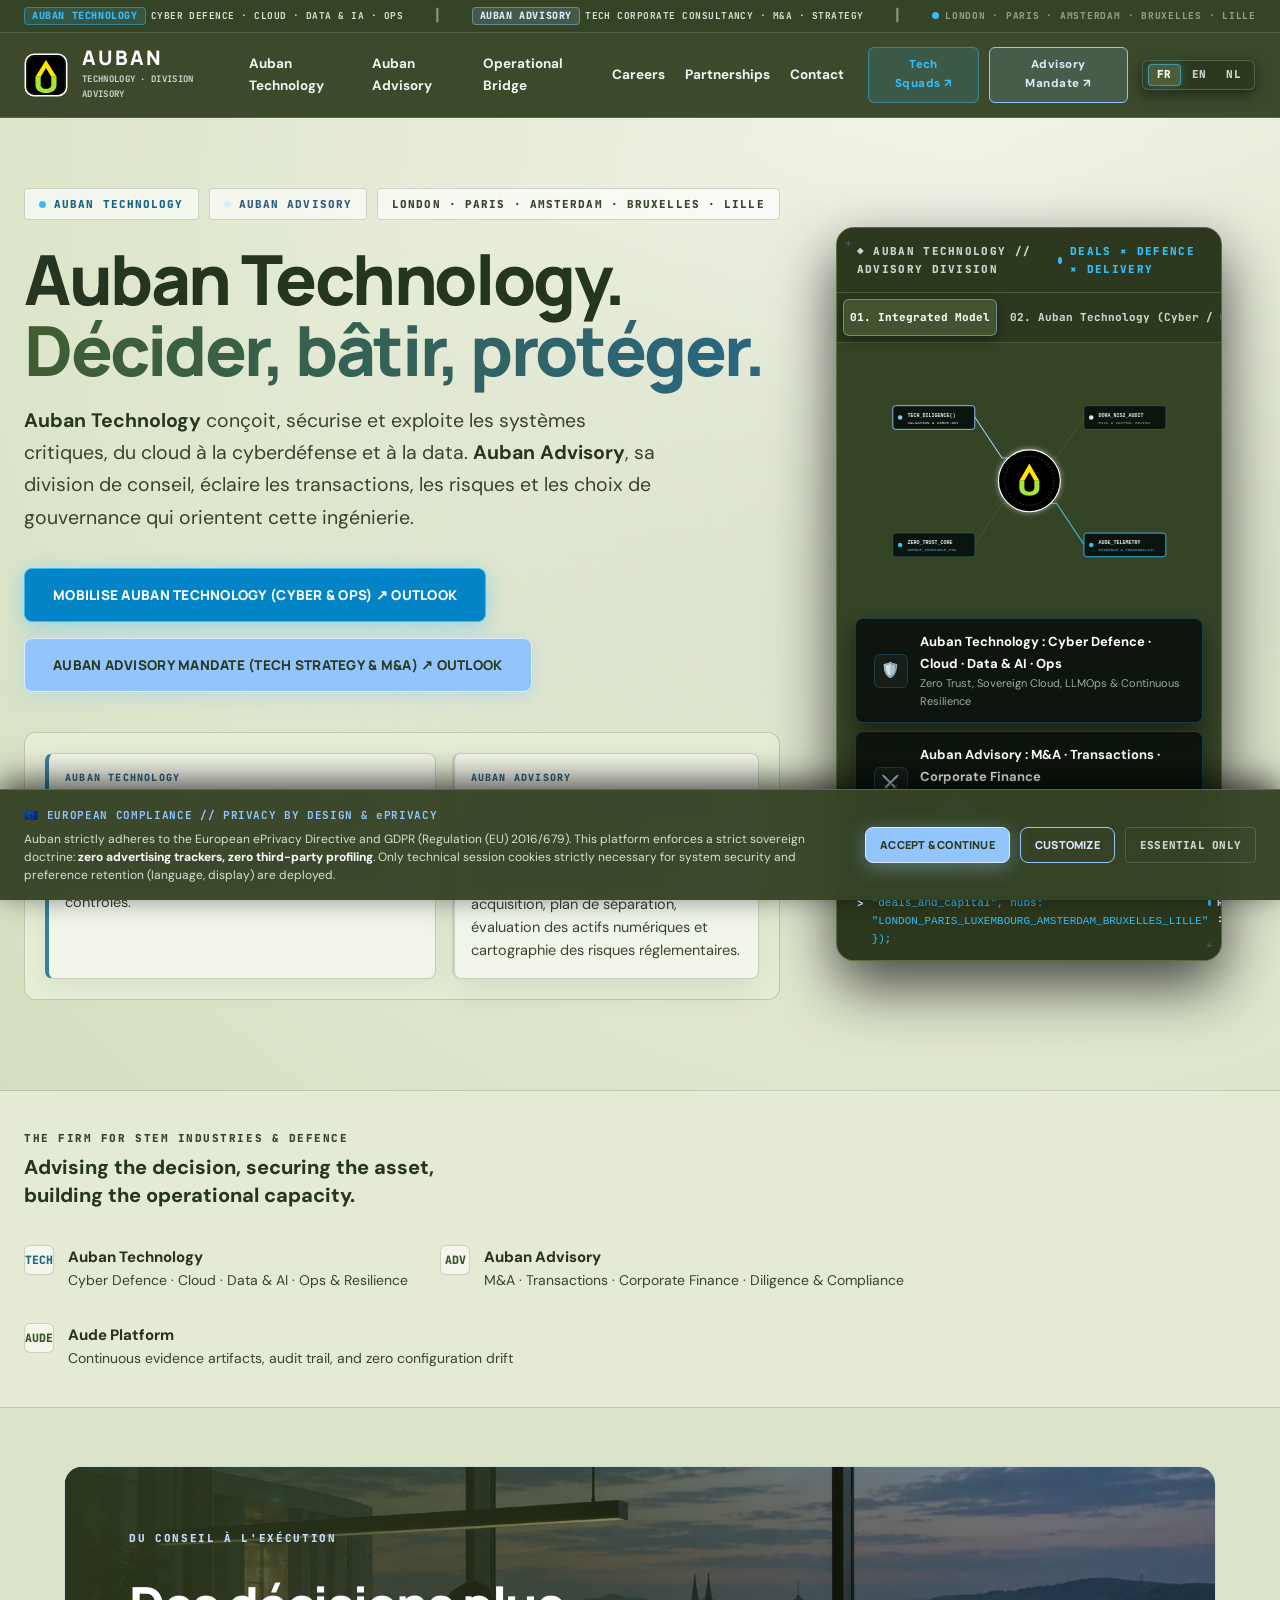
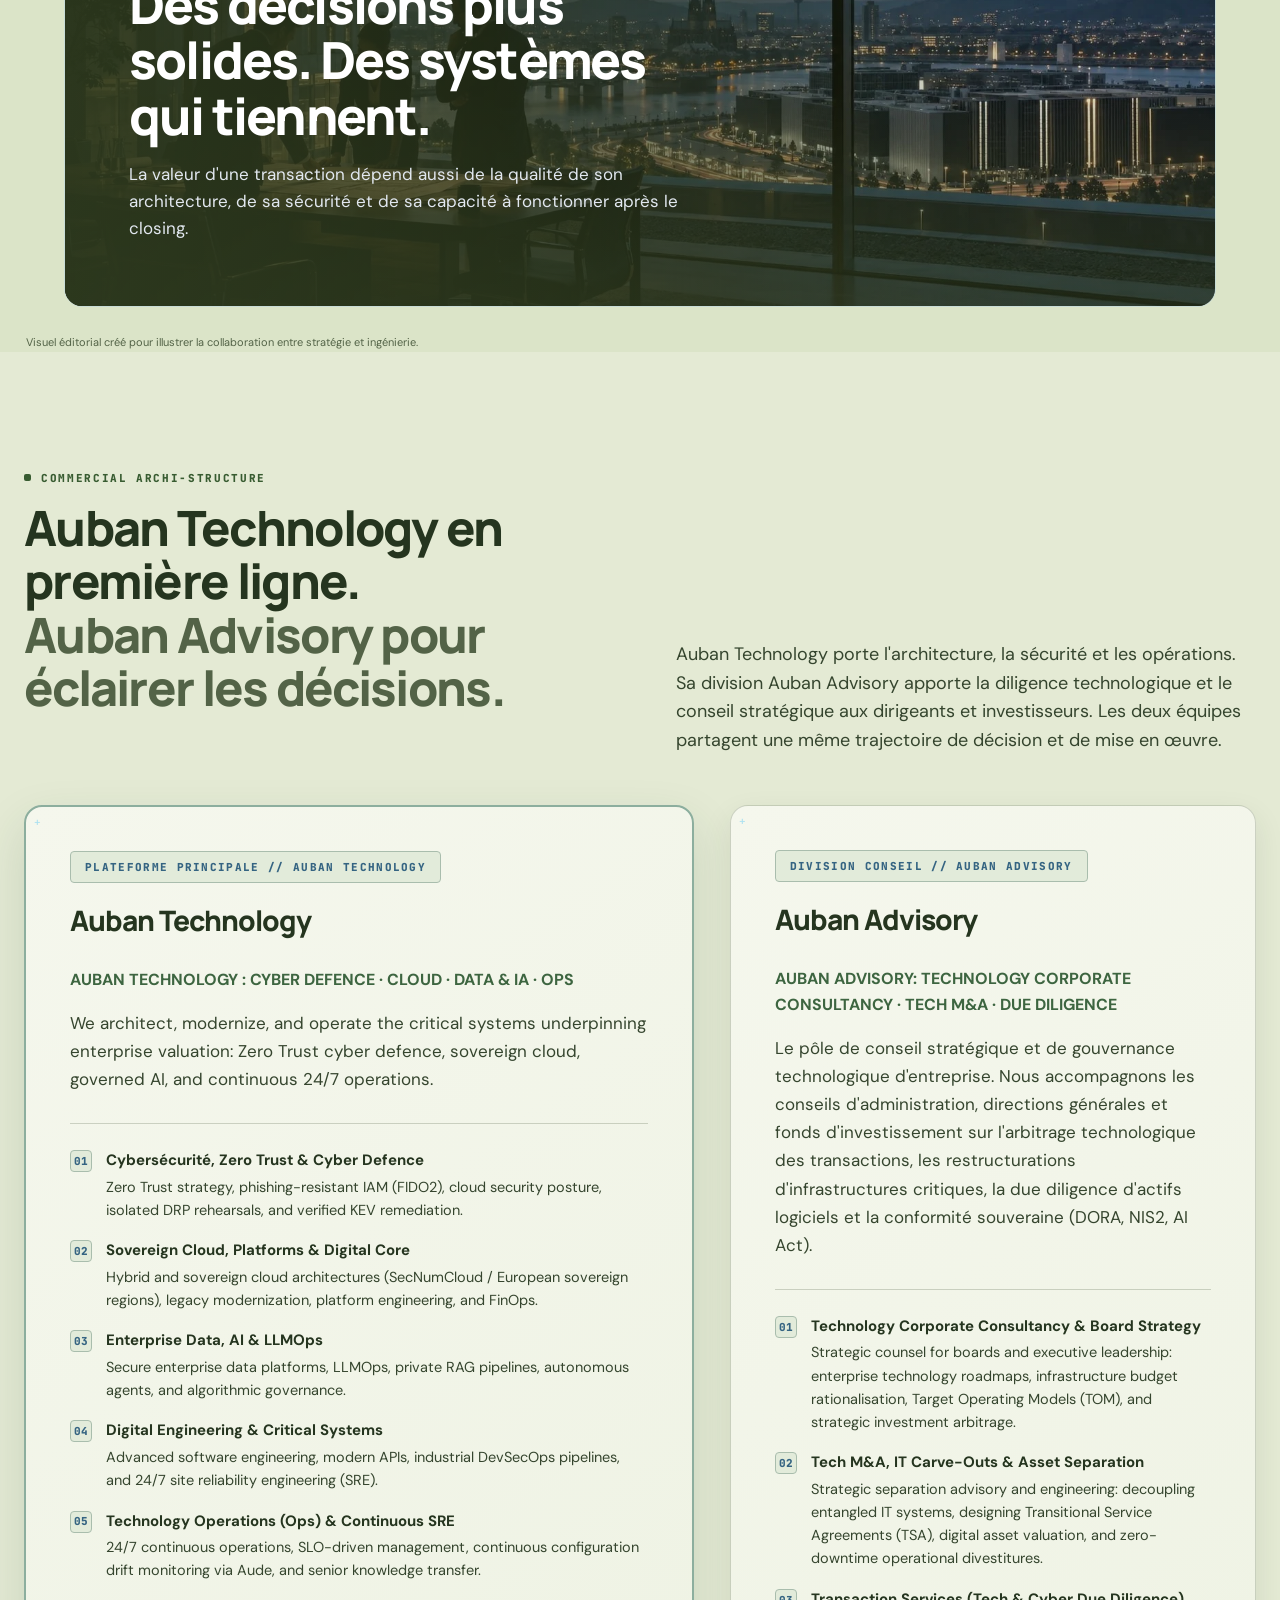
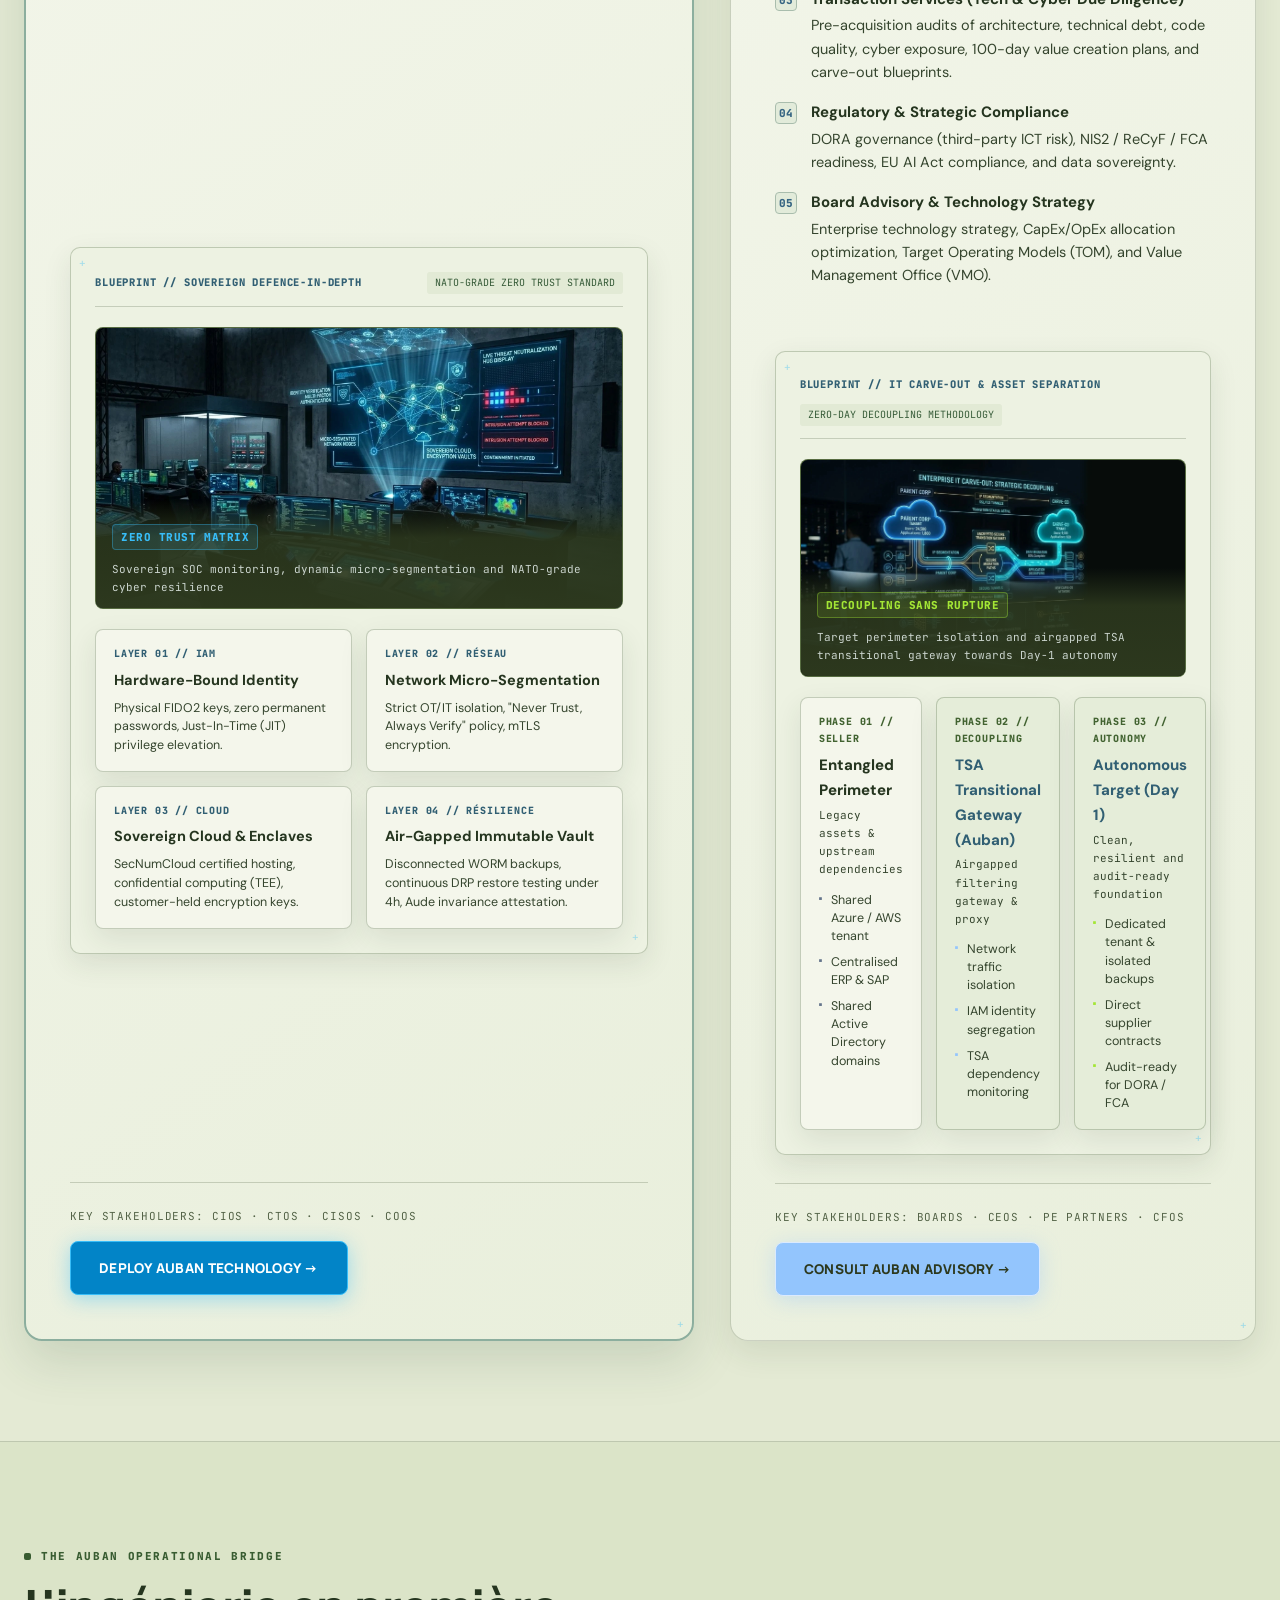
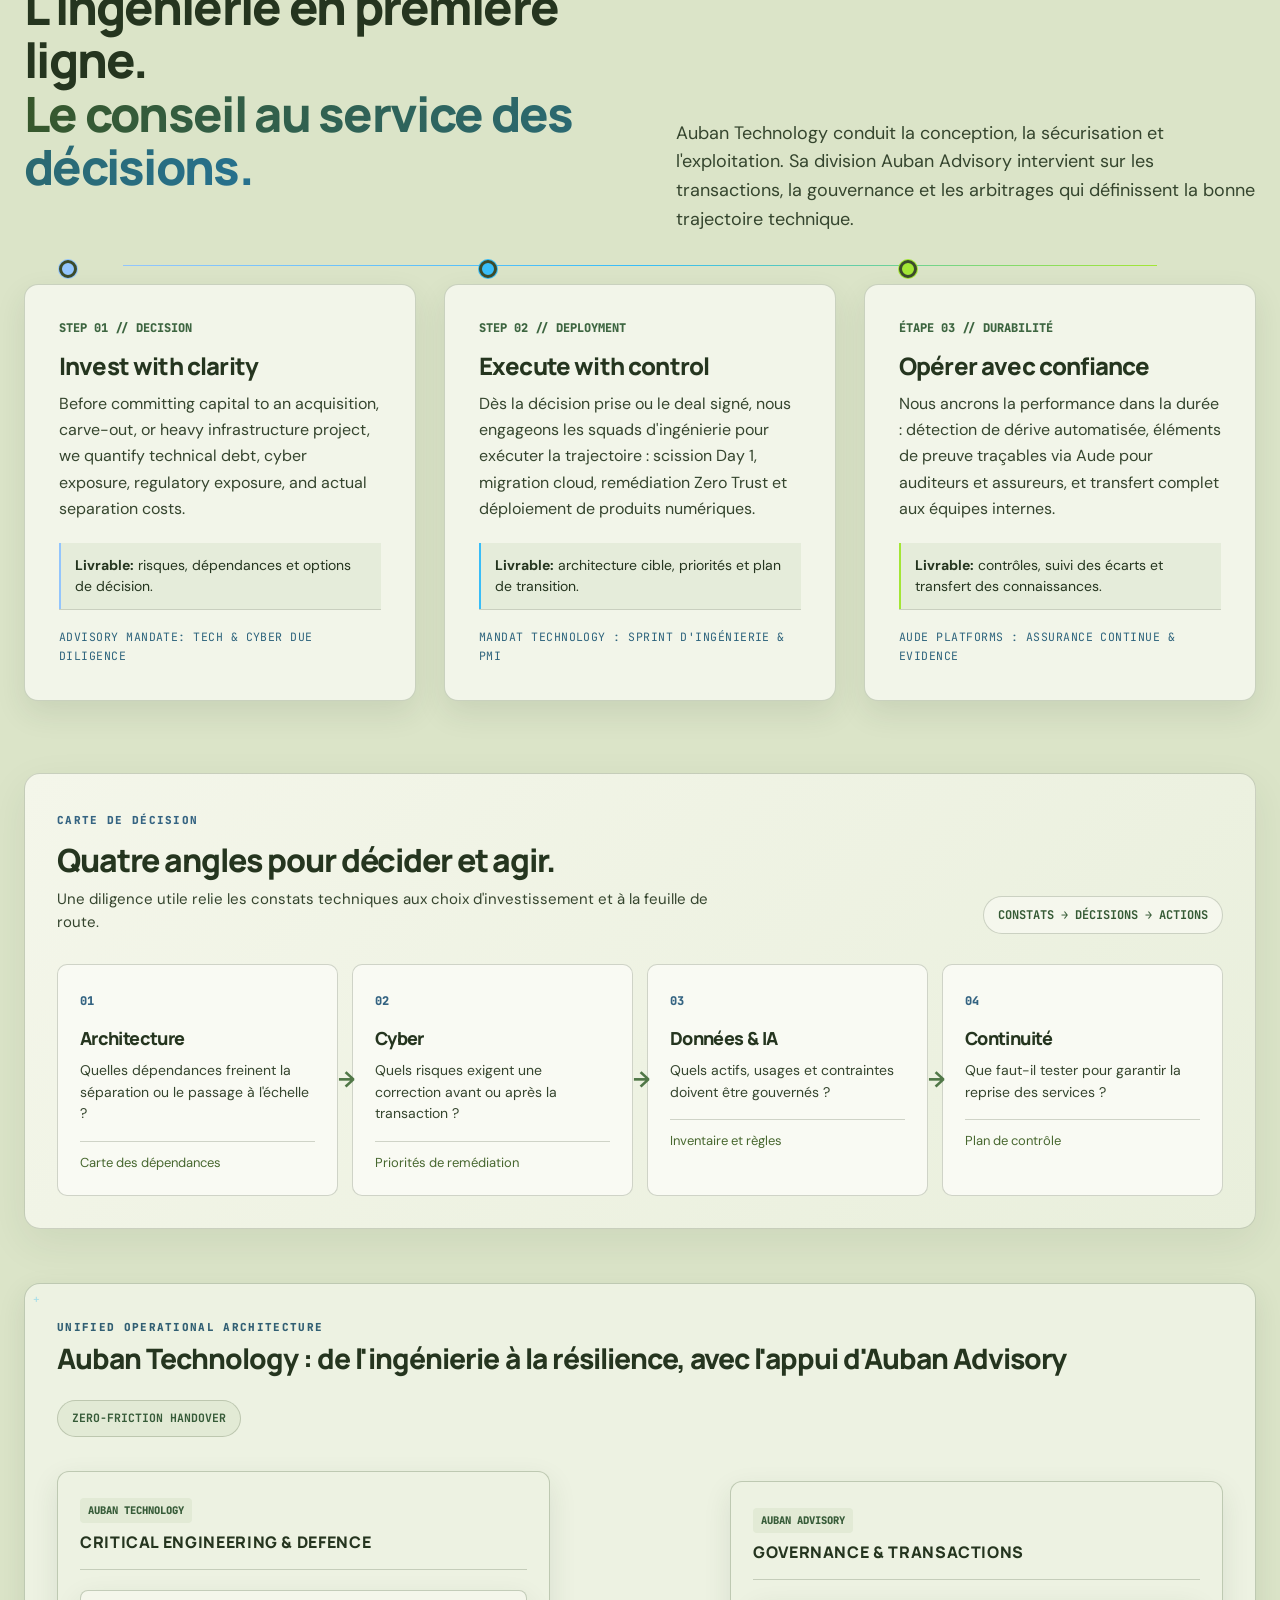
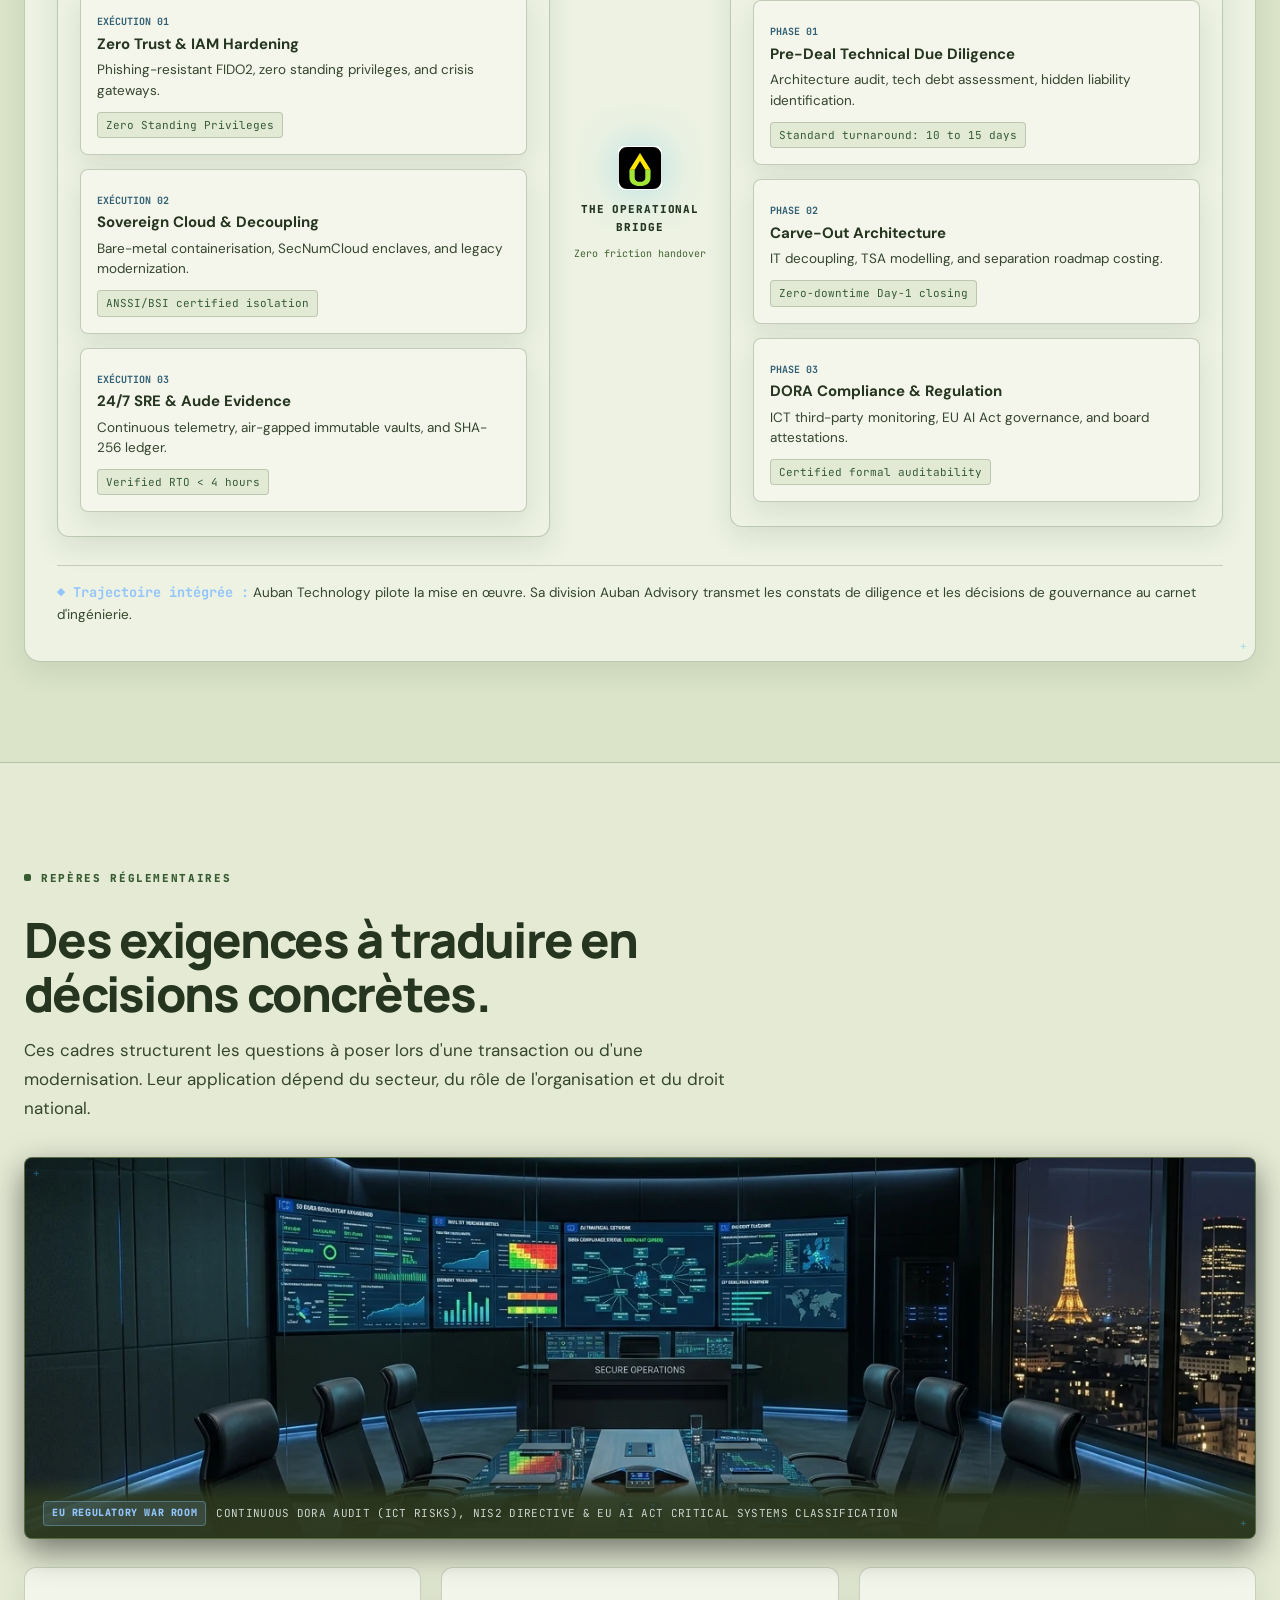
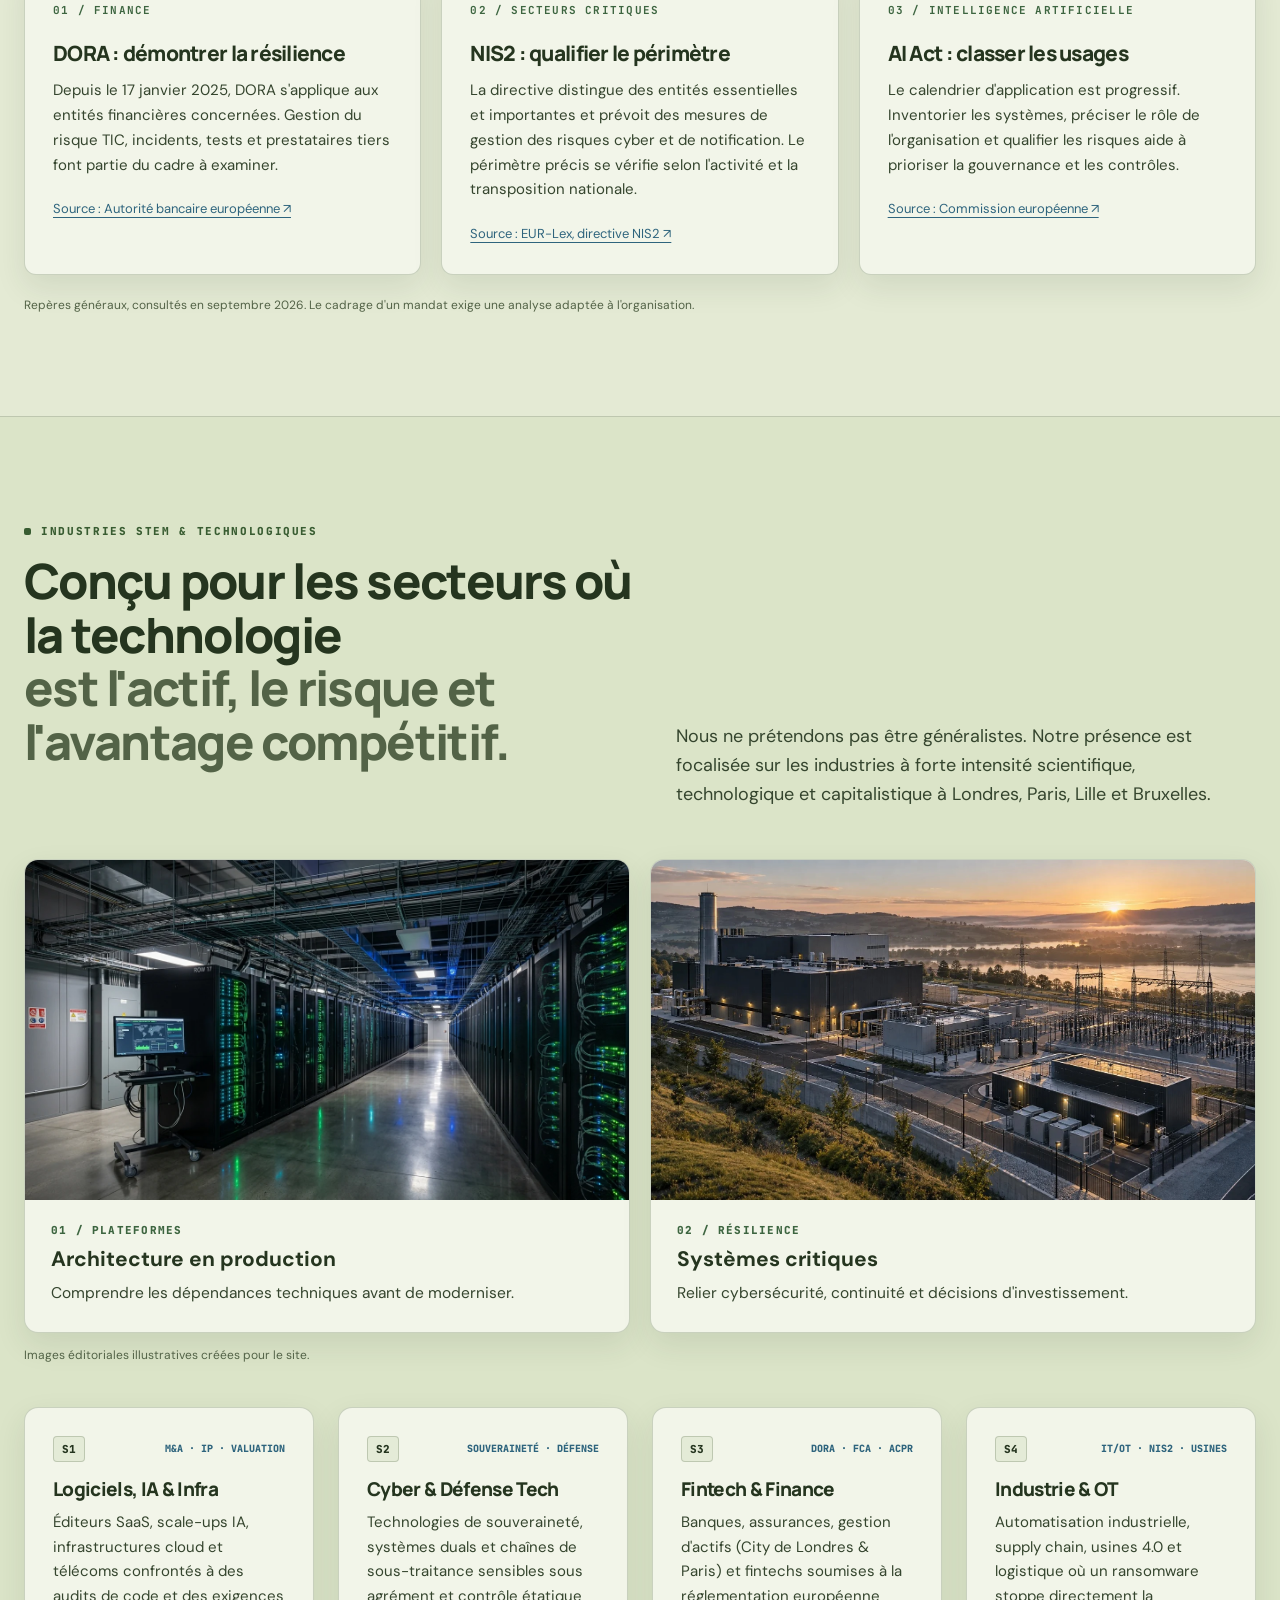
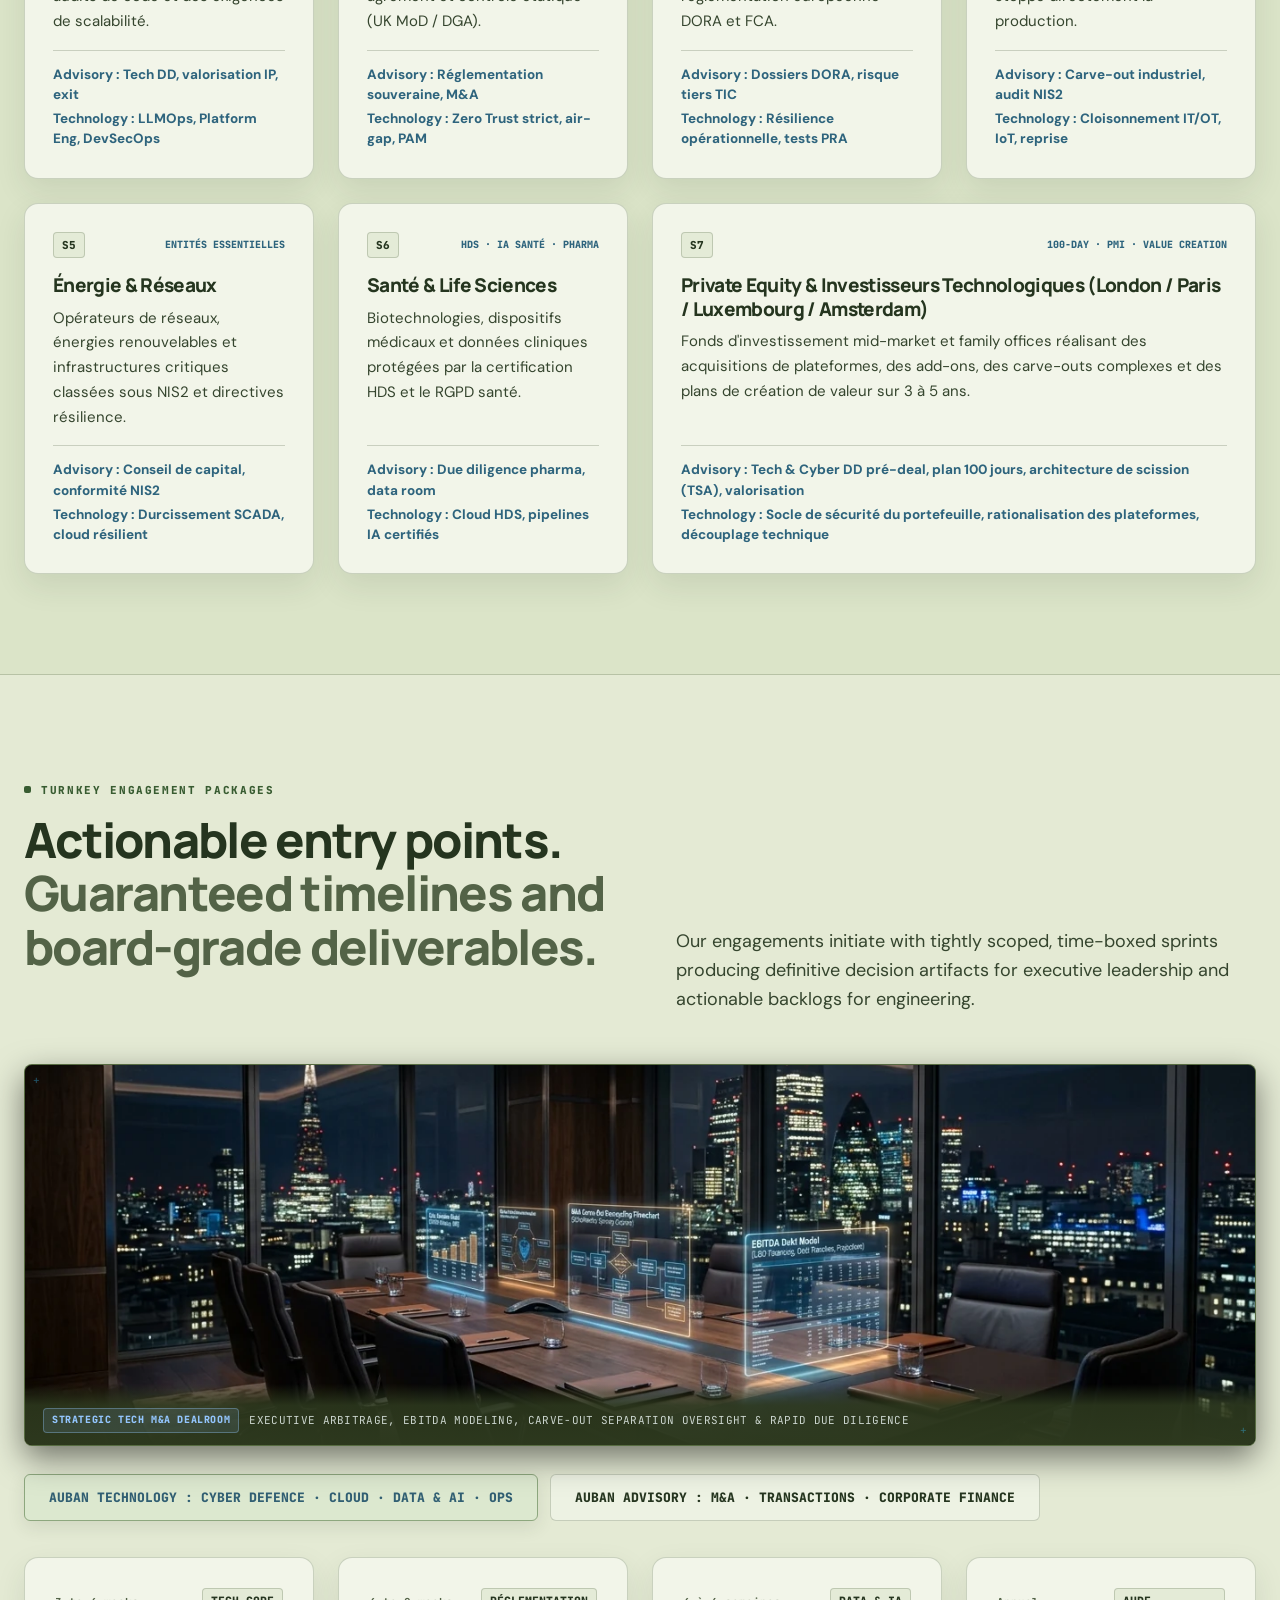
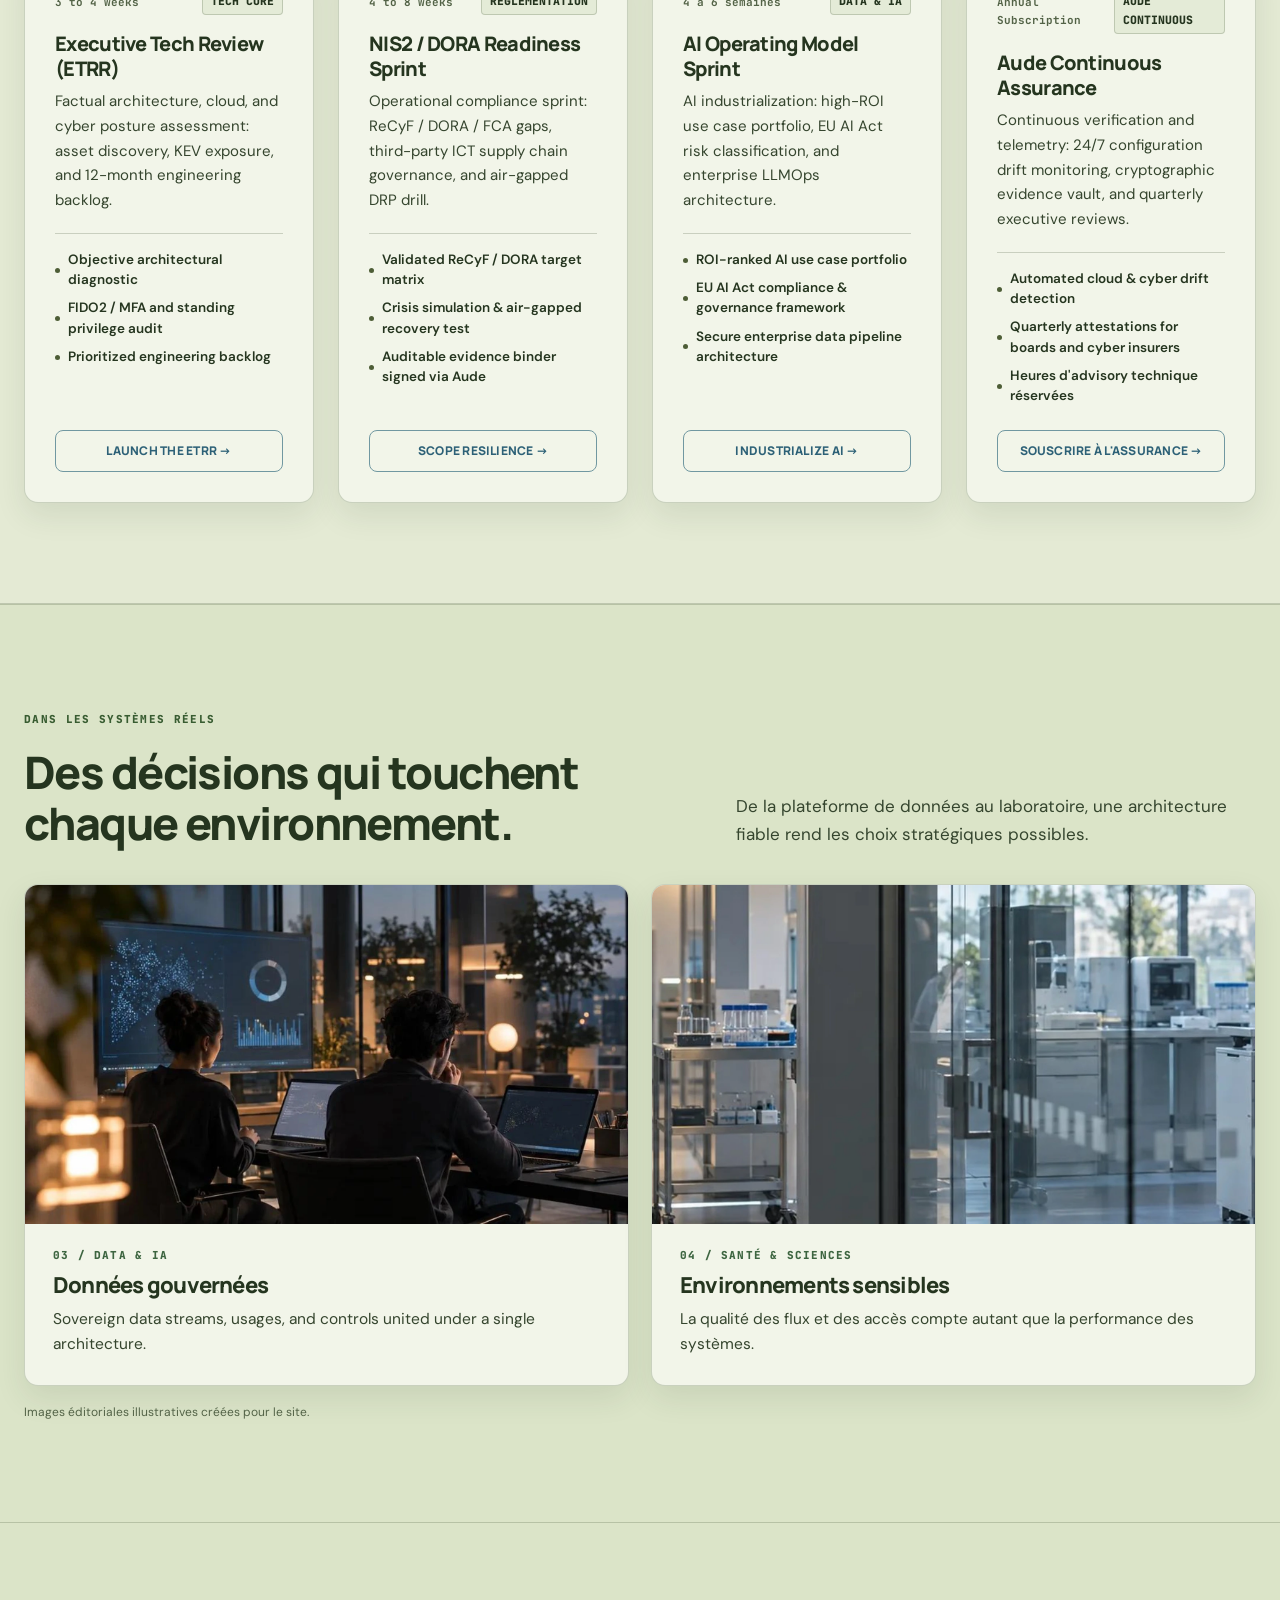
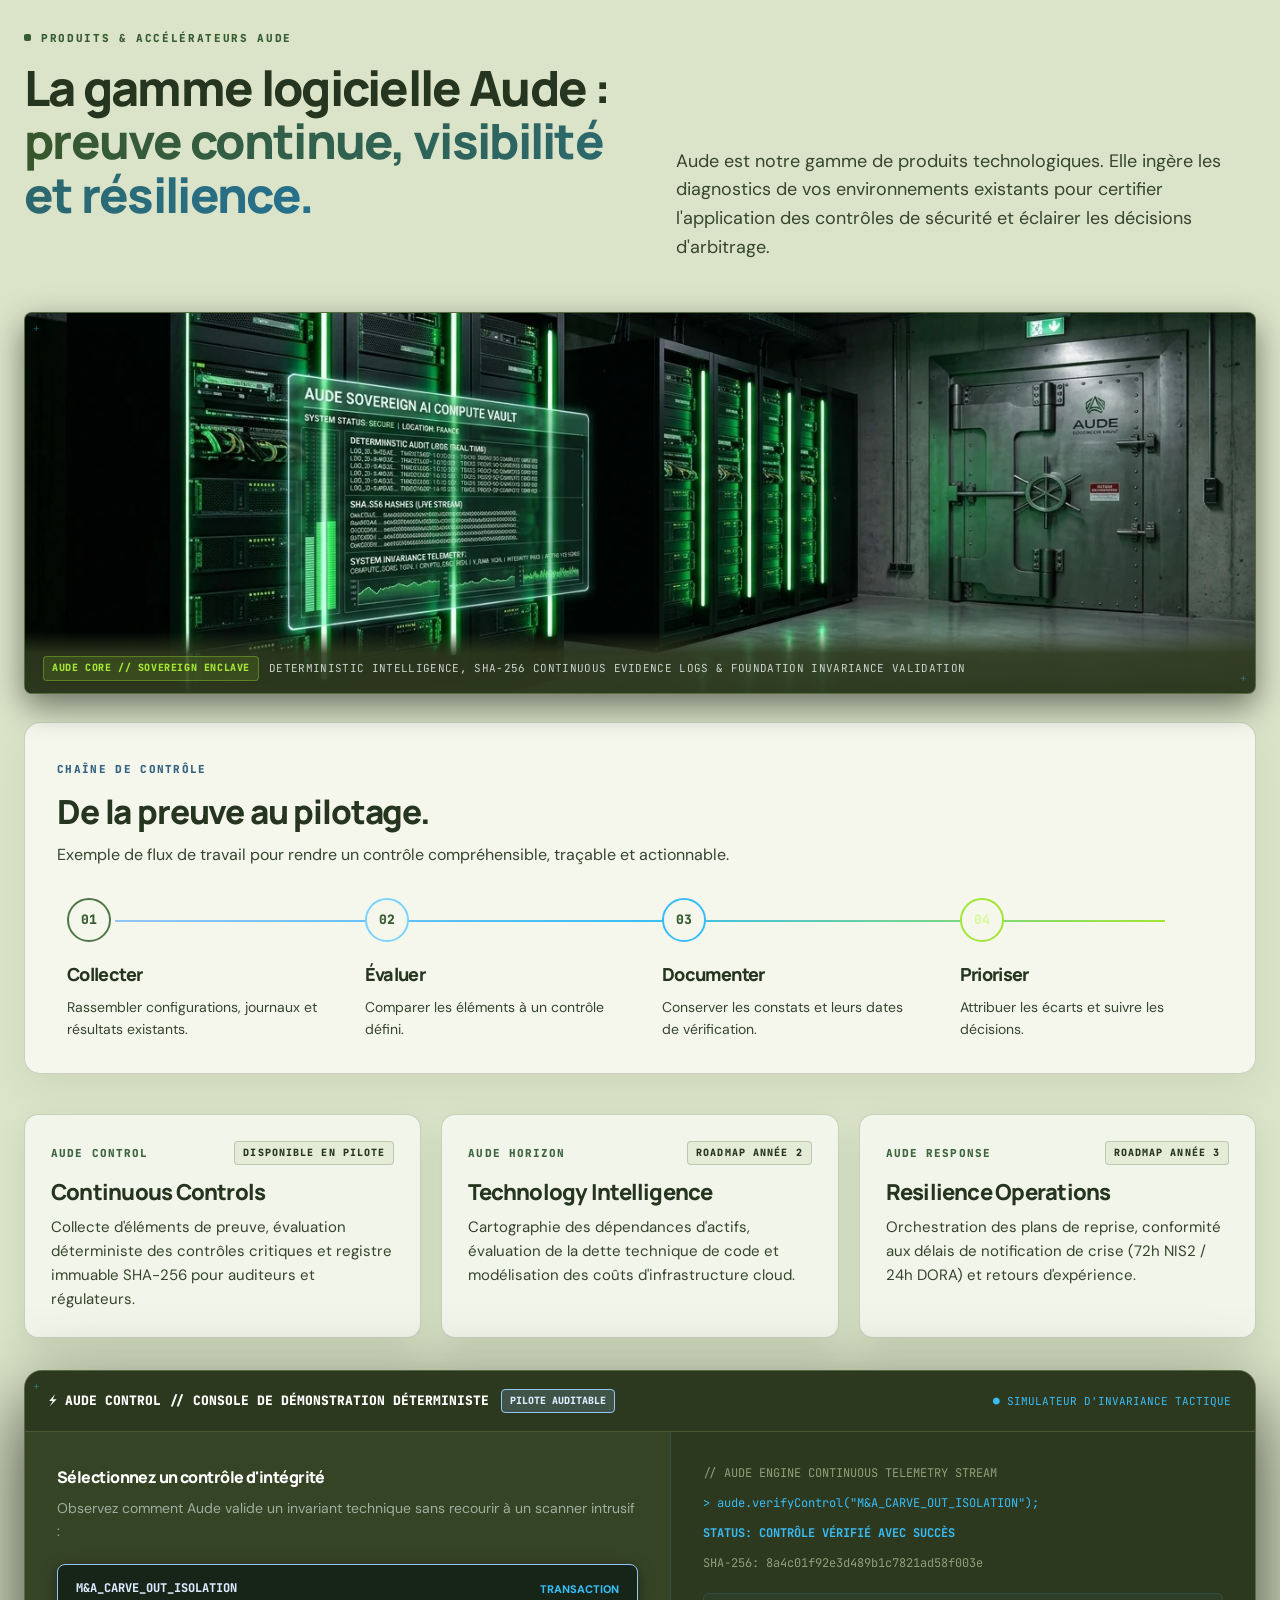
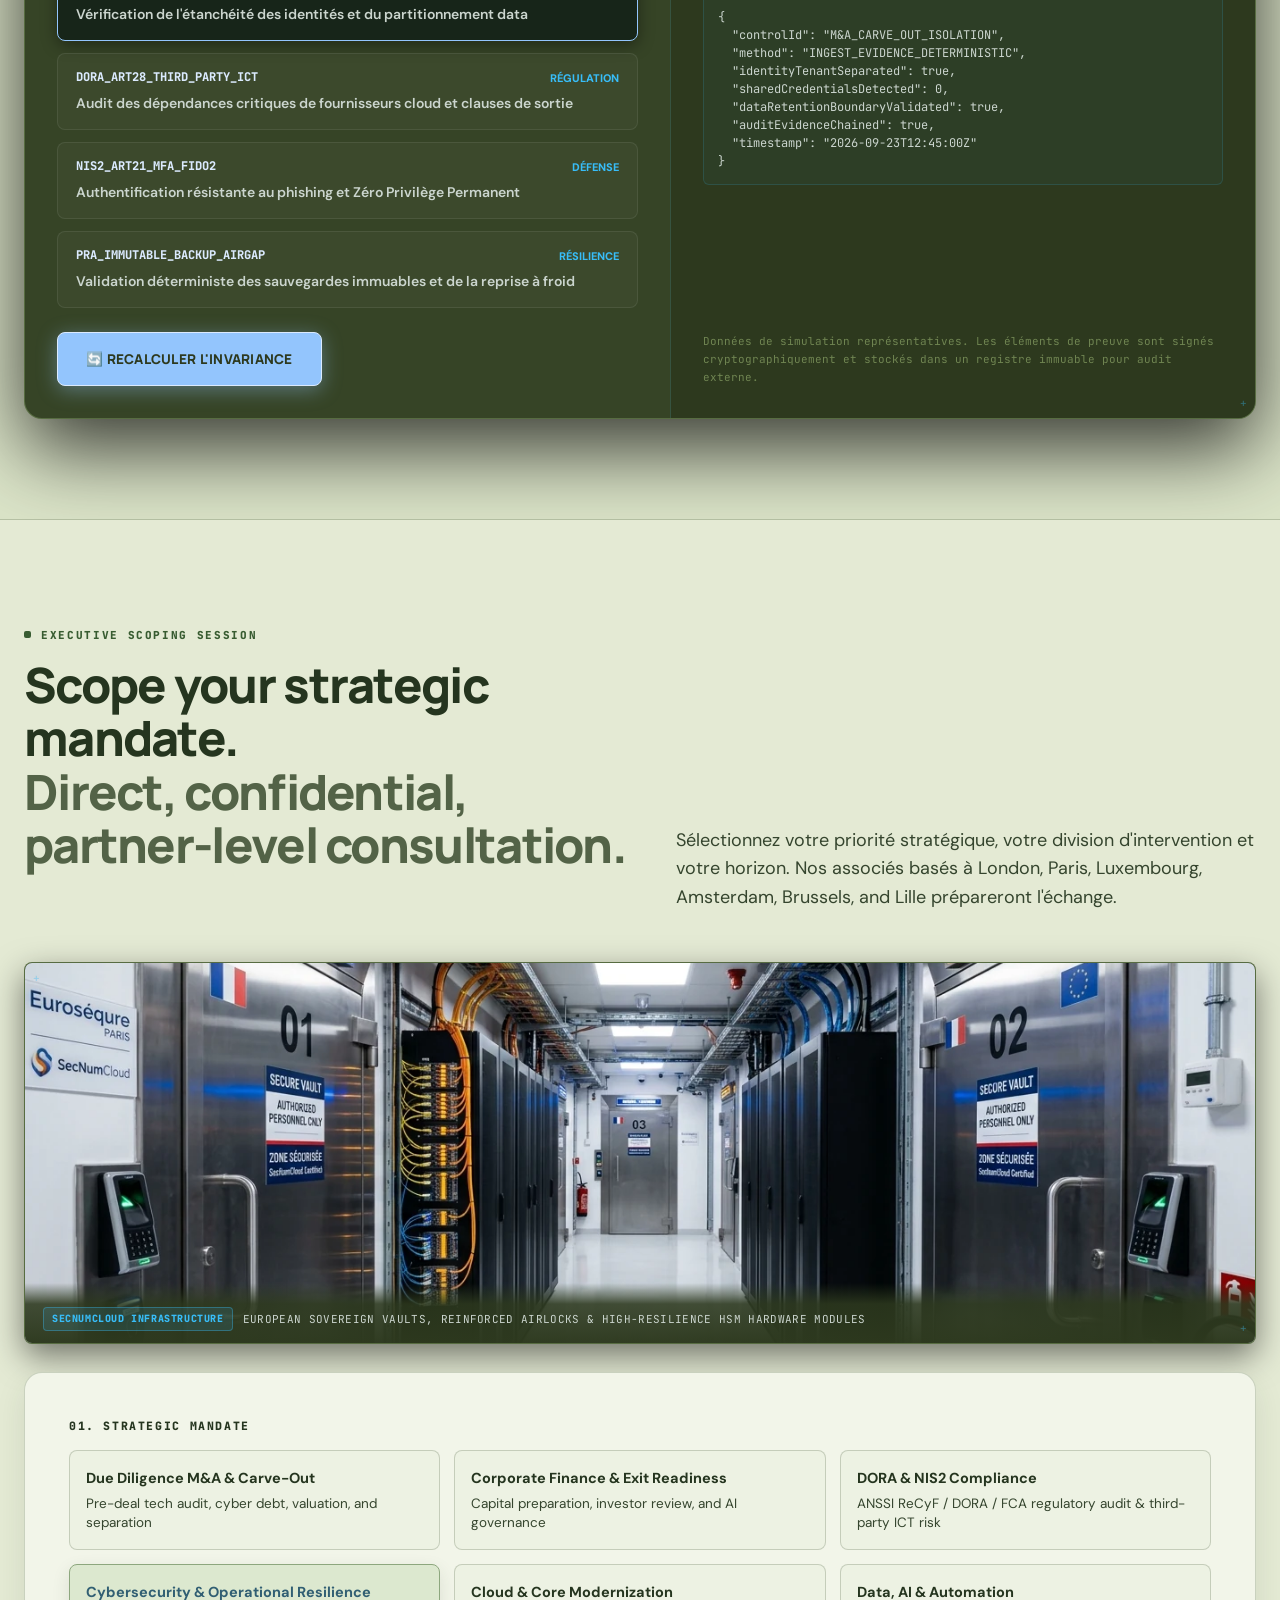
<file: en.html>
<!DOCTYPE html>
<html lang="fr" data-hierarchy="technology-primary">
<head>
  <meta charset="UTF-8">
  <meta name="viewport" content="width=device-width, initial-scale=1.0">
  <title>Auban Technology | Cyber, cloud, data &amp; division Auban Advisory</title>
  <meta name="description" content="Auban Technology conçoit, sécurise et exploite les systèmes critiques. Auban Advisory, sa division de conseil, éclaire les transactions et décisions stratégiques.">
  <link rel="canonical" href="https://auban.fr/">
  <link rel="alternate" hreflang="fr" href="https://auban.fr/">
  <link rel="alternate" hreflang="en" href="https://auban.fr/en.html">
  <link rel="alternate" hreflang="nl" href="https://auban.fr/nl.html">
  <link rel="alternate" hreflang="x-default" href="https://auban.fr/en.html">
  <link rel="icon" type="image/svg+xml" href="favicon.svg">
  <link rel="apple-touch-icon" href="apple-touch-icon.png">
  <link rel="manifest" href="site.webmanifest">
  <meta name="theme-color" content="#000000">

  <!-- OpenGraph Protocol -->
  <meta property="og:type" content="website">
  <meta property="og:site_name" content="Auban Technology">
  <meta property="og:locale" content="en_GB">
  <meta property="og:url" content="https://auban.fr/en.html">
  <meta property="og:title" content="Auban Technology | Ingénierie critique &amp; division Auban Advisory">
  <meta property="og:description" content="Cyber Defence, cloud, data, IA et opérations par Auban Technology. Auban Advisory accompagne les décisions, transactions et due diligences technologiques.">
  <meta property="og:image" content="https://auban.fr/og-technology-v2.png">
  <meta property="og:image:width" content="1731">
  <meta property="og:image:height" content="909">
  <meta property="og:image:alt" content="Auban Technology and its Auban Advisory division">

  <!-- Twitter / X Card Protocol -->
  <meta name="twitter:card" content="summary_large_image">
  <meta name="twitter:title" content="Auban Technology | Ingénierie critique &amp; division Auban Advisory">
  <meta name="twitter:description" content="Cyber Defence, cloud, data, IA et opérations par Auban Technology. Auban Advisory accompagne les décisions, transactions et due diligences technologiques.">
  <meta name="twitter:image" content="https://auban.fr/og-technology-v2.png">

  <!-- Institutional Schema.org Structured Data -->
  <script type="application/ld+json">
  {
    "@context": "https://schema.org",
    "@graph": [
      {
        "@type": "Organization",
        "@id": "https://auban.fr/#organization",
        "name": "Auban Technology",
        "alternateName": "Auban",
        "url": "https://auban.fr/",
        "logo": "https://auban.fr/apple-touch-icon.png",
        "image": "https://auban.fr/og-technology-v2.png",
        "description": "Auban Technology est la plateforme principale d'ingénierie cyber, cloud, data et opérations. Auban Advisory est sa division de conseil stratégique et de diligence technologique.",
        "email": "info@auban.fr",
        "telephone": "+33758585705",
        "address": [
          {
            "@type": "PostalAddress",
            "addressLocality": "London",
            "addressCountry": "GB"
          },
          {
            "@type": "PostalAddress",
            "addressLocality": "Paris",
            "addressCountry": "FR"
          },
          {
            "@type": "PostalAddress",
            "addressLocality": "Luxembourg",
            "addressCountry": "LU"
          },
          {
            "@type": "PostalAddress",
            "addressLocality": "Amsterdam",
            "addressCountry": "NL"
          },
          {
            "@type": "PostalAddress",
            "addressLocality": "Bruxelles",
            "addressCountry": "BE"
          },
          {
            "@type": "PostalAddress",
            "addressLocality": "Lille",
            "addressCountry": "FR"
          }
        ],
        "areaServed": [
          "GB",
          "FR",
          "NL",
          "BE",
          "EU"
        ],
        "department": {
          "@type": "Organization",
          "name": "Auban Advisory",
          "description": "Strategic and technology transaction advisory division of Auban Technology."
        }
      },
      {
        "@type": "WebSite",
        "@id": "https://auban.fr/#website",
        "url": "https://auban.fr/",
        "name": "Auban Technology",
        "publisher": {
          "@id": "https://auban.fr/#organization"
        },
        "inLanguage": [
          "fr-FR",
          "en-GB",
          "nl-NL"
        ]
      }
    ]
  }
  </script>
  <link rel="preconnect" href="https://fonts.googleapis.com">
  <link rel="preconnect" href="https://fonts.gstatic.com" crossorigin>
  <link href="https://fonts.googleapis.com/css2?family=DM+Sans:ital,opsz,wght@0,9..40,300..900;1,9..40,300..900&family=JetBrains+Mono:wght@400;600;700;800&family=Manrope:wght@400;600;700;800;900&display=swap" rel="stylesheet">
  <style>
    :root {
      /* Tactical Military & Stealth Corporate Palette (Zero White Background, Medium Olive Tones) */
      --mil-night: #364426;
      --mil-deep: #323f22;
      --mil-bg: #3c4b2b;
      --mil-surface: #43532f;
      --mil-surface-elevated: #4d5d36;
      --mil-card: rgba(60, 75, 43, 0.95);
      --mil-card-border: rgba(138, 168, 106, 0.40);
      --mil-card-border-brass: rgba(147, 197, 253, 0.35);

      --ink: #f1f5f2;           /* Light text for olive theme */
      --ink-soft: #cbd5ce;      /* Muted light text */
      --ink-muted: #8f9f7a;     /* Sage muted text */
      --paper: #3c4b2b;         /* Replaced dark pitch with medium olive */
      --canvas: #364426;        /* Replaced dark canvas with medium olive */
      --canvas-surface: #43532f;
      --canvas-subtle: #4d5d36;
      --line: rgba(138, 168, 106, 0.40);
      --line-subtle: rgba(138, 168, 106, 0.25);

      /* Tactical Olive Drab & Ranger Greens */
      --olive-drab: #4d5d36;
      --olive-deep: #26331a;
      --olive-light: #708552;
      --olive-sage: #8f9f7a;
      --olive-slate: #586b5b;

      /* Technology & Cyber Accent: High-Visibility Tactical Electric Blue (replacing lime for text) */
      --tech-blue: #38bdf8;
      --tech-blue-bright: #60a5fa;
      --tech-blue-deep: #0284c7;
      --tech-blue-glow: rgba(56, 189, 248, 0.45);

      --phosphor: #38bdf8;
      --phosphor-bright: #38bdf8;
      --phosphor-dark: #0284c7;
      --phosphor-glow: rgba(56, 189, 248, 0.45);

      /* Advisory & Corporate Strategy: High-Visibility Strategic Blue / Ice Blue */
      --brass: #93c5fd;
      --brass-light: #dbeafe;
      --brass-deep: #2563eb;
      --brass-glow: rgba(147, 197, 253, 0.40);

      /* Operational Alert Colors */
      --alert-amber: #f59e0b;
      --alert-red: #ef4444;

      --font-sans: 'DM Sans', -apple-system, BlinkMacSystemFont, "Segoe UI", Roboto, sans-serif;
      --font-display: 'Manrope', -apple-system, BlinkMacSystemFont, "Segoe UI", Roboto, sans-serif;
      --font-mono: 'JetBrains Mono', monospace;
    }

    * { box-sizing: border-box; }
    html {
      scroll-behavior: smooth;
      scroll-padding-top: 90px;
      font-size: 16px;
    }
    body {
      margin: 0;
      background: #3c4b2b;
      color: var(--ink);
      font-family: var(--font-sans);
      -webkit-font-smoothing: antialiased;
      line-height: 1.65;
      overflow-x: hidden;
    }

    /* Container */
    .container {
      width: min(100% - 48px, 1340px);
      margin-inline: auto;
    }

    /* Typography */
    h1, h2, h3, h4, h5 {
      font-family: var(--font-display);
      letter-spacing: -0.035em;
      color: var(--ink);
      font-weight: 850;
      margin-top: 0;
    }
    h1 {
      font-size: clamp(44px, 5.4vw, 84px);
      line-height: 1.02;
    }
    h2 {
      font-size: clamp(32px, 3.8vw, 56px);
      line-height: 1.1;
    }
    h3 {
      font-size: clamp(22px, 2.2vw, 32px);
      line-height: 1.25;
    }
    p {
      font-size: 17px;
      line-height: 1.7;
      color: var(--ink-soft);
      margin-top: 0;
    }
    a { color: inherit; text-decoration: none; }
    button { font: inherit; cursor: pointer; border: none; }
    :focus-visible { outline: 3px solid var(--phosphor-bright); outline-offset: 3px; }
    .skip-link {
      position: fixed;
      top: 10px;
      left: 10px;
      z-index: 500;
      padding: 10px 16px;
      border-radius: 8px;
      background: var(--phosphor-bright);
      color: var(--mil-night);
      font-weight: 800;
      transform: translateY(-160%);
      transition: transform 0.2s ease;
    }
    .skip-link:focus { transform: translateY(0); }

    /* Highlights & Military Gradients */
    .text-brass { color: var(--brass) !important; }
    .text-phosphor { color: var(--phosphor-bright) !important; }
    .text-olive { color: var(--olive-light) !important; }
    .text-white { color: #ffffff !important; }
    .text-muted { color: var(--ink-muted) !important; }

    .highlight-brass {
      background: linear-gradient(120deg, #f2f4ec 0%, var(--brass) 55%, var(--brass-light) 100%);
      -webkit-background-clip: text;
      -webkit-text-fill-color: transparent;
    }
    .highlight-phosphor {
      background: linear-gradient(120deg, #ffffff 0%, var(--phosphor-bright) 60%, var(--phosphor) 100%);
      -webkit-background-clip: text;
      -webkit-text-fill-color: transparent;
    }
    .highlight-military {
      background: linear-gradient(120deg, var(--brass-light) 0%, var(--brass) 40%, var(--phosphor-bright) 75%, #ffffff 100%);
      -webkit-background-clip: text;
      -webkit-text-fill-color: transparent;
    }

    /* Badges & Eyebrows */
    .eyebrow {
      display: inline-flex;
      align-items: center;
      gap: 10px;
      font-size: 11px;
      font-weight: 800;
      text-transform: uppercase;
      letter-spacing: 0.15em;
      margin-bottom: 14px;
      font-family: var(--font-mono);
    }
    .eyebrow-brass { color: var(--brass); }
    .eyebrow-phosphor { color: var(--phosphor-bright); }
    .eyebrow-rule {
      width: 7px;
      height: 7px;
      border-radius: 2px;
      background: currentColor;
    }

    /* Buttons: Military Tactical System */
    .btn {
      display: inline-flex;
      align-items: center;
      justify-content: center;
      gap: 10px;
      padding: 15px 28px;
      border-radius: 8px;
      font-weight: 800;
      font-size: 13.5px;
      letter-spacing: 0.02em;
      transition: all 0.22s cubic-bezier(0.16, 1, 0.3, 1);
      cursor: pointer;
      text-align: center;
      font-family: var(--font-display);
      text-transform: uppercase;
    }
    .btn-brass {
      background: var(--brass);
      color: #2d391e;
      box-shadow: 0 4px 20px var(--brass-glow);
      border: 1px solid var(--brass-light);
    }
    .btn-brass:hover {
      background: var(--brass-light);
      transform: translateY(-2px);
      box-shadow: 0 8px 30px rgba(147, 197, 253, 0.55);
    }
    .btn-phosphor {
      background: #0284c7;
      color: #ffffff;
      box-shadow: 0 4px 20px var(--tech-blue-glow);
      border: 1px solid var(--tech-blue);
    }
    .btn-phosphor:hover {
      background: var(--tech-blue);
      color: #04080a;
      transform: translateY(-2px);
      box-shadow: 0 8px 30px rgba(56, 189, 248, 0.65);
    }
    .btn-glass {
      background: rgba(255, 255, 255, 0.06);
      color: #ffffff;
      border: 1px solid rgba(255, 255, 255, 0.16);
      backdrop-filter: blur(12px);
    }
    .btn-glass:hover {
      background: rgba(255, 255, 255, 0.12);
      border-color: rgba(255, 255, 255, 0.35);
      transform: translateY(-2px);
    }
    .btn-outline-brass {
      background: transparent;
      color: var(--brass-light);
      border: 1px solid var(--brass);
    }
    .btn-outline-brass:hover {
      background: rgba(147, 197, 253, 0.15);
      transform: translateY(-2px);
    }
    .btn-outline-phosphor {
      background: transparent;
      color: var(--tech-blue);
      border: 1px solid var(--tech-blue);
    }
    .btn-outline-phosphor:hover {
      background: rgba(56, 189, 248, 0.18);
      transform: translateY(-2px);
    }

    /* Pulse Dots */
    .pulse-dot {
      width: 7px;
      height: 7px;
      border-radius: 50%;
      background: currentColor;
      display: inline-block;
      animation: pulseAnim 2.2s infinite ease-in-out;
    }
    @keyframes pulseAnim {
      0%, 100% { opacity: 1; transform: scale(1); }
      50% { opacity: 0.3; transform: scale(0.75); }
    }

    /* Tactical Crosshair Markers */
    .crosshair-corner {
      position: relative;
    }
    .crosshair-corner::before {
      content: "+";
      position: absolute;
      top: 6px;
      left: 8px;
      font-family: var(--font-mono);
      font-size: 11px;
      color: rgba(56, 189, 248, 0.4);
      pointer-events: none;
    }
    .crosshair-corner::after {
      content: "+";
      position: absolute;
      bottom: 6px;
      right: 8px;
      font-family: var(--font-mono);
      font-size: 11px;
      color: rgba(56, 189, 248, 0.4);
      pointer-events: none;
    }

    /* ========================================================
       TOP TACTICAL COMMAND RIBBON
       ======================================================== */
    .top-command-ribbon {
      background: #364426;
      border-bottom: 1px solid rgba(56, 189, 248, 0.18);
      padding: 7px 0;
      font-family: var(--font-mono);
      font-size: 10.5px;
      letter-spacing: 0.05em;
      position: relative;
      z-index: 101;
      white-space: nowrap;
      line-height: 1.2;
    }
    .command-ribbon-inner {
      display: flex;
      align-items: center;
      justify-content: space-between;
      gap: 12px;
      white-space: nowrap;
      flex-wrap: nowrap;
      overflow-x: auto;
      scrollbar-width: none;
    }
    .command-ribbon-inner::-webkit-scrollbar {
      display: none;
    }
    .ribbon-unit {
      display: flex;
      align-items: center;
      gap: 7px;
      white-space: nowrap;
      flex-shrink: 0;
    }
    .ribbon-kicker {
      font-weight: 800;
      padding: 2px 7px;
      border-radius: 4px;
      font-size: 10px;
      letter-spacing: 0.06em;
      white-space: nowrap;
      flex-shrink: 0;
    }
    .kicker-advisory {
      background: rgba(147, 197, 253, 0.16);
      color: var(--brass-light);
      border: 1px solid rgba(147, 197, 253, 0.45);
    }
    .kicker-tech {
      background: rgba(56, 189, 248, 0.14);
      color: var(--tech-blue);
      border: 1px solid rgba(56, 189, 248, 0.45);
    }
    .ribbon-desc {
      color: #cbd5ce;
      font-weight: 700;
      white-space: nowrap;
      flex-shrink: 0;
    }
    .ribbon-sep {
      color: rgba(56, 189, 248, 0.35);
      font-size: 11px;
      white-space: nowrap;
      flex-shrink: 0;
    }
    .ribbon-hubs {
      display: flex;
      align-items: center;
      gap: 6px;
      color: var(--olive-sage);
      font-weight: 750;
      letter-spacing: 0.08em;
      white-space: nowrap;
      flex-shrink: 0;
    }
    @media (max-width: 1280px) {
      .top-command-ribbon { font-size: 9.5px; }
      .command-ribbon-inner { gap: 8px; }
      .ribbon-unit { gap: 5px; }
    }
    @media (max-width: 1100px) {
      .top-command-ribbon { font-size: 9px; }
      .command-ribbon-inner { gap: 6px; }
      .ribbon-kicker { font-size: 9px; padding: 1px 5px; }
    }
    @media (max-width: 960px) {
      .top-command-ribbon { display: none; }
    }

    /* Header Actions & Tactical Language Switcher */
    .header-actions {
      display: flex;
      align-items: center;
      gap: 14px;
    }
    .header-lang-wrap {
      display: flex;
      align-items: center;
    }
    .lang-switcher {
      display: inline-flex;
      align-items: center;
      background: rgba(45, 57, 30, 0.95);
      border: 1px solid rgba(56, 189, 248, 0.35);
      border-radius: 6px;
      padding: 3px 5px;
      gap: 3px;
      font-family: var(--font-mono);
      font-size: 11px;
      font-weight: 800;
      letter-spacing: 0.06em;
      box-shadow: 0 4px 14px rgba(0, 0, 0, 0.5);
      backdrop-filter: blur(8px);
    }
    .lang-btn {
      color: #8f9f7a;
      padding: 3px 8px;
      border-radius: 4px;
      text-decoration: none;
      transition: all 0.2s ease;
      line-height: 1.2;
    }
    .lang-btn:hover {
      color: #ffffff;
      background: rgba(255, 255, 255, 0.12);
    }
    .lang-btn.active {
      background: rgba(56, 189, 248, 0.25);
      color: var(--tech-blue);
      border: 1px solid rgba(56, 189, 248, 0.6);
      box-shadow: 0 0 10px rgba(56, 189, 248, 0.35);
    }

    /* ========================================================
       TOP HEADER & TICKER
       ======================================================== */
    .site-header {
      position: sticky;
      top: 0;
      z-index: 100;
      background: rgba(54, 68, 38, 0.97);
      backdrop-filter: blur(18px);
      border-bottom: 1px solid rgba(56, 189, 248, 0.15);
    }
    .header-inner {
      display: flex;
      align-items: center;
      justify-content: space-between;
      height: 84px;
      gap: 24px;
    }
    .brand-wrap {
      display: flex;
      align-items: center;
      gap: 16px;
    }
    .brand-logo {
      display: flex;
      align-items: center;
      gap: 14px;
      font-family: var(--font-display);
      font-size: 22px;
      font-weight: 900;
      letter-spacing: -0.02em;
      color: white;
    }

    /* Tactical AU Monogram: Olive & Military Feel */
    .au-monogram-svg {
      width: 44px;
      height: 44px;
      flex-shrink: 0;
    }
    .brand-text-block {
      display: flex;
      flex-direction: column;
    }
    .brand-text-title {
      font-size: 20px;
      font-weight: 900;
      letter-spacing: 0.1em;
      color: #ffffff;
      line-height: 1;
    }
    .brand-text-sub {
      font-size: 9px;
      font-family: var(--font-mono);
      font-weight: 700;
      letter-spacing: 0.14em;
      color: var(--brass-light);
      margin-top: 4px;
    }
    .brand-location-tag {
      display: none;
    }
    .header-nav {
      display: flex;
      align-items: center;
      gap: 20px;
    }
    .nav-link {
      font-size: 13.5px;
      font-weight: 700;
      color: #cbd5ce;
      transition: color 0.2s;
    }
    .nav-link:hover { color: #ffffff; }
    .nav-link.nav-advisory:hover { color: var(--brass-light); }
    .nav-link.nav-tech:hover { color: var(--tech-blue); }

    .header-dual-cta {
      display: flex;
      align-items: center;
      gap: 10px;
    }
    .header-cta-advisory {
      padding: 8px 16px;
      border-radius: 6px;
      font-size: 11.5px;
      font-weight: 800;
      background: rgba(147, 197, 253, 0.14);
      color: var(--brass-light);
      border: 1px solid var(--brass);
      transition: all 0.2s;
      letter-spacing: 0.04em;
    }
    .header-cta-advisory:hover {
      background: var(--brass);
      color: #2d391e;
    }
    .header-cta-tech {
      padding: 8px 16px;
      border-radius: 6px;
      font-size: 11.5px;
      font-weight: 800;
      background: rgba(56, 189, 248, 0.14);
      color: var(--tech-blue);
      border: 1px solid rgba(56, 189, 248, 0.45);
      transition: all 0.2s;
      letter-spacing: 0.04em;
    }
    .header-cta-tech:hover {
      background: var(--tech-blue);
      color: #04080a;
    }
    .mobile-nav { display: none; }

    /* ========================================================
       HERO SECTION: TACTICAL DEFENSE & TRANSACTIONS
       ======================================================== */
    .hero {
      position: relative;
      background: radial-gradient(circle at 82% 16%, #4a5c34 0%, var(--mil-night) 70%);
      color: white;
      padding: 70px 0 90px;
      overflow: hidden;
      border-bottom: 1px solid rgba(56, 189, 248, 0.16);
    }
    .hero-halo {
      position: absolute;
      inset: 0;
      background: radial-gradient(ellipse at 85% 50%, rgba(147, 197, 253, 0.14), transparent 60%),
                  radial-gradient(ellipse at 18% 85%, rgba(56, 189, 248, 0.16), transparent 55%),
                  radial-gradient(circle at 50% 20%, rgba(77, 93, 54, 0.25), transparent 70%);
      pointer-events: none;
    }
    .hero-grid-pattern {
      position: absolute;
      inset: 0;
      background-image: linear-gradient(rgba(56, 189, 248, 0.04) 1px, transparent 1px),
                        linear-gradient(90deg, rgba(56, 189, 248, 0.04) 1px, transparent 1px);
      background-size: 44px 44px;
      mask-image: radial-gradient(ellipse at center, rgba(0, 0, 0, 0.95) 0%, transparent 80%);
      pointer-events: none;
    }
    .hero-grid {
      display: grid;
      grid-template-columns: 1.08fr 0.92fr;
      align-items: center;
      gap: 56px;
      position: relative;
      z-index: 2;
    }
    .hero-pill-cluster {
      display: flex;
      align-items: center;
      gap: 10px;
      flex-wrap: nowrap;
      white-space: nowrap;
      margin-bottom: 24px;
      overflow-x: auto;
      scrollbar-width: none;
    }
    .hero-pill-cluster::-webkit-scrollbar {
      display: none;
    }
    .hero-pill {
      display: inline-flex;
      align-items: center;
      gap: 8px;
      background: rgba(255, 255, 255, 0.04);
      border: 1px solid rgba(255, 255, 255, 0.16);
      padding: 6px 14px;
      border-radius: 4px;
      font-size: 11px;
      font-weight: 800;
      letter-spacing: 0.1em;
      color: #e2e8f0;
      font-family: var(--font-mono);
    }
    .hero-pill-advisory {
      color: var(--brass-light);
      border-color: rgba(147, 197, 253, 0.4);
      background: rgba(147, 197, 253, 0.08);
    }
    .hero-pill-tech {
      color: var(--phosphor-bright);
      border-color: rgba(56, 189, 248, 0.4);
      background: rgba(56, 189, 248, 0.08);
    }
    .hero-pill-london {
      color: #cbd5ce;
      border-color: rgba(112, 133, 82, 0.5);
      background: rgba(77, 93, 54, 0.2);
    }

    .hero h1 {
      color: white;
      margin-bottom: 20px;
    }
    .hero-lead {
      font-size: 19.5px;
      line-height: 1.65;
      color: #cbd5ce;
      max-width: 640px;
      margin-bottom: 34px;
    }
    .hero-lead strong { color: #ffffff; }

    .hero-actions {
      display: flex;
      align-items: center;
      gap: 16px;
      flex-wrap: wrap;
      margin-bottom: 40px;
    }

    /* Dual Platform Cards in Hero */
    .hero-dual-cards {
      display: grid;
      grid-template-columns: 1fr 1fr;
      gap: 16px;
      padding: 20px;
      background: rgba(60, 75, 43, 0.90);
      border: 1px solid rgba(56, 189, 248, 0.18);
      border-radius: 12px;
      backdrop-filter: blur(14px);
    }
    .hero-subcard {
      padding: 16px;
      border-radius: 8px;
      background: rgba(0, 0, 0, 0.25);
      border: 1px solid rgba(255, 255, 255, 0.06);
      transition: all 0.2s ease;
    }
    .hero-subcard-advisory {
      border-left: 3px solid var(--brass);
    }
    .hero-subcard-tech {
      border-left: 3px solid var(--phosphor-bright);
    }
    .hero-subcard:hover {
      background: rgba(255, 255, 255, 0.05);
      transform: translateY(-2px);
    }
    .hero-subcard-kicker {
      font-family: var(--font-mono);
      font-size: 10px;
      font-weight: 800;
      letter-spacing: 0.12em;
      text-transform: uppercase;
      margin-bottom: 6px;
      display: block;
    }
    .hero-subcard strong {
      display: block;
      font-size: 15px;
      color: white;
      margin-bottom: 4px;
    }
    .hero-subcard p {
      font-size: 12.5px;
      color: #9cb0a0;
      line-height: 1.45;
      margin: 0;
    }

    /* ========================================================
       INTERACTIVE MILITARY/TACTICAL RADAR BLUEPRINT
       ======================================================== */
    .execution-visual-box {
      background: var(--mil-bg);
      border: 1px solid rgba(56, 189, 248, 0.25);
      border-radius: 18px;
      overflow: hidden;
      box-shadow: 0 25px 60px rgba(0, 0, 0, 0.7);
      position: relative;
    }
    .visual-topbar {
      background: #2d391e;
      padding: 14px 20px;
      display: flex;
      justify-content: space-between;
      align-items: center;
      border-bottom: 1px solid rgba(56, 189, 248, 0.15);
      font-size: 11px;
      font-weight: 800;
      letter-spacing: 0.12em;
      font-family: var(--font-mono);
    }
    .visual-topbar-left { color: #cbd5ce; display: flex; align-items: center; gap: 8px; }
    .visual-topbar-right { color: var(--phosphor-bright); display: flex; align-items: center; gap: 8px; }

    .visual-mode-tabs {
      display: grid;
      grid-template-columns: repeat(4, 1fr);
      background: #2d391e;
      border-bottom: 1px solid rgba(56, 189, 248, 0.12);
      padding: 6px;
      gap: 6px;
    }
    .visual-mode-tab {
      background: transparent;
      border: 1px solid transparent;
      border-radius: 6px;
      padding: 8px 6px;
      color: #8f9f7a;
      font-size: 11px;
      font-weight: 750;
      transition: all 0.2s ease;
      white-space: nowrap;
      text-align: center;
      font-family: var(--font-mono);
    }
    .visual-mode-tab:hover { color: white; background: rgba(255, 255, 255, 0.05); }
    .visual-mode-tab.active {
      background: rgba(22, 36, 26, 0.95);
      color: var(--brass-light);
      border-color: rgba(147, 197, 253, 0.5);
      box-shadow: 0 4px 14px rgba(0, 0, 0, 0.4);
    }
    .visual-mode-tab.tab-tech.active {
      color: var(--phosphor-bright);
      border-color: rgba(56, 189, 248, 0.5);
    }

    .visual-svg-wrap {
      position: relative;
      padding: 24px;
    }
    .visual-svg-wrap svg {
      width: 100%;
      height: auto;
      display: block;
    }

    /* Floating Diagnostic Badges (HUD Style) */
    .diag-badge {
      position: absolute;
      display: flex;
      align-items: center;
      gap: 12px;
      background: rgba(11, 19, 13, 0.94);
      border: 1px solid rgba(56, 189, 248, 0.25);
      border-radius: 8px;
      padding: 12px 18px;
      backdrop-filter: blur(14px);
      box-shadow: 0 10px 25px rgba(0, 0, 0, 0.5);
      z-index: 5;
    }
    .diag-icon {
      width: 34px;
      height: 34px;
      border-radius: 6px;
      background: rgba(255, 255, 255, 0.04);
      display: grid;
      place-items: center;
      flex-shrink: 0;
      font-size: 15px;
      border: 1px solid rgba(56, 189, 248, 0.2);
    }
    .diag-badge strong { display: block; font-size: 13px; color: white; }
    .diag-badge span { display: block; font-size: 11px; color: #9cb0a0; }
    .diag-top { top: 48px; left: 24px; }
    .diag-bottom { bottom: 58px; right: 24px; }

    .visual-footer-bar {
      background: #2d391e;
      padding: 12px 20px;
      border-top: 1px solid rgba(56, 189, 248, 0.15);
      display: flex;
      justify-content: space-between;
      align-items: center;
      font-size: 11px;
      font-family: var(--font-mono);
    }
    .footer-code { color: var(--phosphor-bright); display: flex; align-items: center; gap: 8px; }
    .footer-prompt { color: var(--brass-light); font-weight: 900; }
    .footer-pill {
      display: inline-flex;
      align-items: center;
      gap: 6px;
      color: var(--brass-light);
      font-weight: 800;
      font-size: 10px;
      letter-spacing: 0.1em;
    }

    /* ========================================================
       CONVICTION STRIP: TACTICAL DEFENSE & VALUATION
       ======================================================== */
    .belief-strip {
      background: #3c4b2b;
      border-bottom: 1px solid var(--line);
      padding: 38px 0;
    }
    .belief-inner {
      display: flex;
      justify-content: space-between;
      align-items: center;
      gap: 36px;
      flex-wrap: wrap;
    }
    .belief-headline { max-width: 440px; }
    .belief-headline span {
      display: block;
      font-size: 11px;
      font-weight: 800;
      letter-spacing: 0.14em;
      color: var(--olive-sage);
      margin-bottom: 6px;
      font-family: var(--font-mono);
    }
    .belief-headline p {
      font-size: 20px;
      line-height: 1.4;
      color: #f1f5f2;
      margin: 0;
      font-weight: 800;
    }
    .belief-badges {
      display: flex;
      align-items: center;
      gap: 32px;
      flex-wrap: wrap;
    }
    .belief-badge-item {
      display: flex;
      align-items: flex-start;
      gap: 14px;
    }
    .badge-glyph {
      width: 30px;
      height: 30px;
      border-radius: 6px;
      background: var(--mil-surface);
      color: var(--brass-light);
      display: grid;
      place-items: center;
      font-weight: 900;
      font-size: 11.5px;
      flex-shrink: 0;
      font-family: var(--font-mono);
      border: 1px solid rgba(147, 197, 253, 0.4);
    }
    .badge-glyph-tech {
      color: var(--tech-blue);
      border-color: rgba(56, 189, 248, 0.4);
    }
    .belief-badge-item strong { display: block; font-size: 15px; color: #f1f5f2; font-weight: 800; }
    .belief-badge-item span { display: block; font-size: 12.5px; color: var(--ink-soft); }

    /* ========================================================
       THE TWO DIVISIONS: TACTICAL & STRATEGIC SPLIT
       ======================================================== */
    .section-pad {
      padding: 100px 0;
      position: relative;
    }
    .divisions-section {
      background: #3c4b2b;
      border-bottom: 1px solid var(--line);
    }
    .section-head {
      display: flex;
      justify-content: space-between;
      align-items: flex-end;
      gap: 40px;
      margin-bottom: 50px;
    }
    .section-head h2 { color: inherit; }
    .section-head p {
      max-width: 580px;
      margin-bottom: 0;
      color: var(--ink-soft);
      font-size: 17px;
    }

    .dual-division-grid {
      display: grid;
      grid-template-columns: 1fr 1fr;
      gap: 36px;
    }
    .division-card {
      border-radius: 18px;
      padding: 44px;
      display: flex;
      flex-direction: column;
      justify-content: space-between;
      transition: all 0.3s ease;
      position: relative;
      overflow: hidden;
    }
    /* Advisory Card: Command Slate-Olive with Brass Highlights */
    .card-advisory {
      background: linear-gradient(160deg, #43532f 0%, #364426 100%);
      color: white;
      border: 1px solid var(--mil-card-border-brass);
      box-shadow: 0 20px 50px rgba(0, 0, 0, 0.35);
    }
    .card-advisory:hover {
      border-color: var(--brass);
      box-shadow: 0 24px 60px rgba(147, 197, 253, 0.22);
    }
    .card-advisory h3 { color: #ffffff; }

    /* Technology Card: Military Defense Olive with Phosphor Highlights */
    .card-tech {
      background: linear-gradient(160deg, #43532f 0%, #364426 100%);
      color: white;
      border: 1px solid var(--mil-card-border);
      box-shadow: 0 20px 50px rgba(0, 0, 0, 0.35);
    }
    .card-tech:hover {
      border-color: var(--phosphor-bright);
      box-shadow: 0 24px 60px rgba(56, 189, 248, 0.22);
    }
    .card-tech h3 { color: #ffffff; }

    .division-badge {
      display: inline-flex;
      align-items: center;
      gap: 8px;
      padding: 6px 14px;
      border-radius: 4px;
      font-size: 11px;
      font-weight: 800;
      letter-spacing: 0.12em;
      text-transform: uppercase;
      font-family: var(--font-mono);
      margin-bottom: 20px;
    }
    .badge-brass {
      background: rgba(147, 197, 253, 0.16);
      color: var(--brass-light);
      border: 1px solid var(--brass);
    }
    .badge-phosphor {
      background: rgba(56, 189, 248, 0.16);
      color: var(--phosphor-bright);
      border: 1px solid var(--phosphor);
    }

    .division-tagline {
      font-size: 16px;
      font-weight: 700;
      margin-bottom: 16px;
    }
    .card-advisory .division-tagline { color: var(--brass-light); }
    .card-tech .division-tagline { color: var(--phosphor-bright); }

    .division-desc {
      font-size: 16px;
      color: #cbd5ce;
      line-height: 1.65;
      margin-bottom: 30px;
    }

    .service-pillars-list {
      display: flex;
      flex-direction: column;
      gap: 16px;
      margin-bottom: 36px;
      padding-top: 24px;
      border-top: 1px solid rgba(255, 255, 255, 0.08);
    }
    .pillar-item {
      display: flex;
      align-items: flex-start;
      gap: 14px;
    }
    .pillar-bullet {
      width: 22px;
      height: 22px;
      border-radius: 4px;
      display: grid;
      place-items: center;
      font-size: 11px;
      font-weight: 900;
      font-family: var(--font-mono);
      flex-shrink: 0;
      margin-top: 2px;
    }
    .card-advisory .pillar-bullet {
      background: rgba(147, 197, 253, 0.2);
      color: var(--brass-light);
      border: 1px solid var(--brass);
    }
    .card-tech .pillar-bullet {
      background: rgba(56, 189, 248, 0.2);
      color: var(--phosphor-bright);
      border: 1px solid var(--phosphor);
    }
    .pillar-item strong {
      display: block;
      font-size: 15px;
      color: white;
      margin-bottom: 3px;
    }
    .pillar-item p {
      font-size: 13px;
      color: #9cb0a0;
      line-height: 1.45;
      margin: 0;
    }

    .division-card-footer {
      display: flex;
      align-items: center;
      justify-content: space-between;
      gap: 16px;
      padding-top: 24px;
      border-top: 1px solid rgba(255, 255, 255, 0.08);
      flex-wrap: wrap;
    }
    .buyers-label {
      font-size: 11px;
      font-family: var(--font-mono);
      color: #8f9f7a;
      text-transform: uppercase;
      letter-spacing: 0.08em;
    }

    /* ========================================================
       THE OPERATIONAL BRIDGE: "ONE FIRM FOR THE DECISION"
       ======================================================== */
    .bridge-section {
      background: var(--mil-night);
      color: white;
      border-bottom: 1px solid rgba(56, 189, 248, 0.15);
    }
    .bridge-cards-grid {
      display: grid;
      grid-template-columns: repeat(3, 1fr);
      gap: 28px;
      margin-top: 40px;
    }
    .bridge-step-card {
      background: rgba(17, 28, 20, 0.85);
      border: 1px solid rgba(56, 189, 248, 0.18);
      border-radius: 14px;
      padding: 34px;
      display: flex;
      flex-direction: column;
      justify-content: space-between;
      transition: all 0.25s;
    }
    .bridge-step-card:hover {
      transform: translateY(-4px);
      border-color: var(--brass);
      box-shadow: 0 16px 40px rgba(0, 0, 0, 0.5);
    }
    .bridge-num {
      font-family: var(--font-mono);
      font-size: 12px;
      font-weight: 800;
      color: var(--brass-light);
      margin-bottom: 12px;
      display: block;
    }
    .bridge-step-card h3 {
      color: white;
      font-size: 24px;
      margin-bottom: 10px;
    }
    .bridge-step-card p {
      font-size: 15px;
      color: #cbd5ce;
      line-height: 1.6;
      margin-bottom: 20px;
    }
    .bridge-meta {
      padding-top: 18px;
      border-top: 1px solid rgba(255, 255, 255, 0.08);
      font-size: 11.5px;
      font-family: var(--font-mono);
      color: var(--phosphor-bright);
      letter-spacing: 0.04em;
    }

    /* ========================================================
       STEM-BASED INDUSTRIES (LONDON, PARIS, BENELUX FOCUS)
       ======================================================== */
    .industry-section {
      background: #3c4b2b;
      border-bottom: 1px solid var(--line);
    }
    .stem-grid {
      display: grid;
      grid-template-columns: repeat(4, 1fr);
      gap: 24px;
    }
    .stem-card {
      background: #3c4b2b;
      border: 1px solid rgba(77, 93, 54, 0.35);
      border-radius: 14px;
      padding: 28px;
      display: flex;
      flex-direction: column;
      justify-content: space-between;
      transition: all 0.25s;
    }
    .stem-card:hover {
      transform: translateY(-4px);
      border-color: var(--tech-blue);
      box-shadow: 0 16px 36px rgba(0, 0, 0, 0.45);
    }
    .stem-badge-row {
      display: flex;
      justify-content: space-between;
      align-items: center;
      margin-bottom: 16px;
    }
    .stem-code {
      font-family: var(--font-mono);
      font-size: 11px;
      font-weight: 900;
      color: #f1f5f2;
      padding: 3px 8px;
      background: #364526;
      border: 1px solid rgba(77, 93, 54, 0.4);
      border-radius: 4px;
    }
    .stem-trigger {
      font-size: 10px;
      font-family: var(--font-mono);
      font-weight: 800;
      color: var(--tech-blue);
    }
    .stem-card h3 {
      font-size: 19px;
      color: #f1f5f2;
      margin-bottom: 8px;
    }
    .stem-card p {
      font-size: 14px;
      color: var(--ink-soft);
      line-height: 1.55;
      margin: 0;
    }
    .stem-mandate-split {
      margin-top: 16px;
      padding-top: 14px;
      border-top: 1px solid var(--line);
      font-size: 12px;
      display: flex;
      flex-direction: column;
      gap: 4px;
    }
    .mandate-adv { color: var(--brass-light); font-weight: 750; }
    .mandate-tech { color: var(--tech-blue); font-weight: 750; }

    /* ========================================================
       COMMERCIAL PACKAGES (ENTRY OFFERS)
       ======================================================== */
    .packages-section {
      background: #3c4b2b;
      border-bottom: 1px solid var(--line);
    }
    .package-tabs {
      display: flex;
      align-items: center;
      gap: 12px;
      margin-bottom: 36px;
    }
    .pkg-tab-btn {
      padding: 12px 24px;
      border-radius: 6px;
      font-size: 13px;
      font-weight: 800;
      color: var(--ink-soft);
      background: #3c4b2b;
      border: 1px solid rgba(77, 93, 54, 0.35);
      transition: all 0.2s;
      font-family: var(--font-mono);
      text-transform: uppercase;
    }
    .pkg-tab-btn:hover { background: #43532f; color: #ffffff; }
    .pkg-tab-btn.active {
      background: var(--mil-surface-elevated);
      color: white;
      border-color: rgba(77, 93, 54, 0.6);
      box-shadow: 0 4px 16px rgba(0, 0, 0, 0.4);
    }
    .pkg-tab-btn.active.tab-pkg-adv { color: var(--brass-light); }
    .pkg-tab-btn.active.tab-pkg-tech { color: var(--tech-blue); }

    .packages-grid {
      display: grid;
      grid-template-columns: repeat(4, 1fr);
      gap: 24px;
    }
    .package-card {
      background: #3c4b2b;
      border: 1px solid rgba(77, 93, 54, 0.35);
      border-radius: 14px;
      padding: 30px;
      display: flex;
      flex-direction: column;
      justify-content: space-between;
      transition: all 0.25s;
    }
    .package-card:hover {
      transform: translateY(-4px);
      box-shadow: 0 16px 36px rgba(0, 0, 0, 0.45);
      border-color: var(--tech-blue);
    }
    .pkg-top {
      display: flex;
      justify-content: space-between;
      align-items: center;
      margin-bottom: 16px;
    }
    .pkg-dur {
      font-family: var(--font-mono);
      font-size: 11px;
      color: var(--ink-muted);
      font-weight: 700;
    }
    .pkg-band {
      font-family: var(--font-mono);
      font-size: 11.5px;
      font-weight: 800;
      color: #f1f5f2;
      padding: 3px 8px;
      border-radius: 4px;
      background: #364526;
      border: 1px solid rgba(77, 93, 54, 0.4);
    }
    .package-card h3 {
      font-size: 20px;
      color: #f1f5f2;
      margin-bottom: 8px;
    }
    .package-card p {
      font-size: 14px;
      color: var(--ink-soft);
      line-height: 1.55;
      margin-bottom: 20px;
    }
    .pkg-deliverables {
      border-top: 1px solid var(--line);
      padding-top: 16px;
      display: flex;
      flex-direction: column;
      gap: 8px;
      margin-bottom: 24px;
    }
    .pkg-deliv-item {
      font-size: 12px;
      color: var(--ink);
      font-weight: 600;
      display: flex;
      align-items: center;
      gap: 8px;
    }
    .pkg-dot {
      width: 5px;
      height: 5px;
      border-radius: 50%;
      background: var(--olive-drab);
      flex-shrink: 0;
    }

    /* ========================================================
       AUDE PLATFORM VERIFICATION CONSOLE
       ======================================================== */
    .aude-section {
      background: var(--mil-night);
      color: white;
      border-bottom: 1px solid rgba(56, 189, 248, 0.15);
    }
    .aude-console-card {
      background: #364426;
      border: 1px solid rgba(56, 189, 248, 0.22);
      border-radius: 18px;
      overflow: hidden;
      box-shadow: 0 30px 80px rgba(0, 0, 0, 0.75);
    }
    .console-header {
      background: #2d391e;
      padding: 18px 24px;
      display: flex;
      justify-content: space-between;
      align-items: center;
      border-bottom: 1px solid rgba(56, 189, 248, 0.15);
    }
    .console-title {
      display: flex;
      align-items: center;
      gap: 12px;
      font-family: var(--font-mono);
      font-size: 13px;
      font-weight: 800;
      color: white;
    }
    .console-version {
      background: rgba(147, 197, 253, 0.18);
      color: var(--brass-light);
      border: 1px solid var(--brass);
      padding: 3px 8px;
      border-radius: 4px;
      font-size: 10px;
    }
    .console-grid {
      display: grid;
      grid-template-columns: 1.05fr 0.95fr;
    }
    .console-controls-col {
      padding: 32px;
      border-right: 1px solid rgba(56, 189, 248, 0.12);
    }
    .control-picker {
      display: flex;
      flex-direction: column;
      gap: 12px;
      margin-bottom: 24px;
    }
    .control-choice-btn {
      background: rgba(255, 255, 255, 0.03);
      border: 1px solid rgba(255, 255, 255, 0.08);
      border-radius: 8px;
      padding: 14px 18px;
      text-align: left;
      color: white;
      transition: all 0.2s;
    }
    .control-choice-btn:hover { background: rgba(255, 255, 255, 0.06); border-color: rgba(56, 189, 248, 0.3); }
    .control-choice-btn.active {
      background: rgba(22, 36, 25, 0.95);
      border-color: var(--brass);
      box-shadow: 0 4px 16px rgba(0, 0, 0, 0.4);
    }
    .control-choice-head {
      display: flex;
      justify-content: space-between;
      align-items: center;
      margin-bottom: 4px;
    }
    .choice-code { font-family: var(--font-mono); font-size: 12px; font-weight: 750; color: var(--brass-light); }
    .choice-status { font-size: 11px; font-weight: 800; color: var(--phosphor-bright); }
    .choice-title { font-size: 14px; color: #cbd5ce; font-weight: 600; }

    .console-terminal-col {
      background: #2d391e;
      padding: 32px;
      display: flex;
      flex-direction: column;
      justify-content: space-between;
      font-family: var(--font-mono);
      font-size: 12px;
    }
    .terminal-output {
      display: flex;
      flex-direction: column;
      gap: 10px;
    }
    .terminal-line { color: #8f9f7a; }
    .terminal-highlight { color: var(--phosphor-bright); }
    .terminal-success { color: var(--phosphor-bright); font-weight: 700; }
    .terminal-json {
      background: rgba(56, 189, 248, 0.04);
      border: 1px solid rgba(56, 189, 248, 0.15);
      border-radius: 6px;
      padding: 14px;
      color: #cbd5ce;
      white-space: pre-wrap;
      overflow-x: auto;
      margin-top: 10px;
      line-height: 1.5;
    }

    /* Product Portfolio Triad */
    .product-portfolio-grid {
      display: grid;
      grid-template-columns: repeat(3, 1fr);
      gap: 20px;
      margin-bottom: 32px;
    }
    .product-card {
      background: rgba(22, 36, 25, 0.7);
      border: 1px solid rgba(56, 189, 248, 0.16);
      border-radius: 14px;
      padding: 26px;
    }
    .product-card-kicker {
      display: flex;
      justify-content: space-between;
      align-items: center;
      margin-bottom: 14px;
      color: var(--brass-light);
      font-family: var(--font-mono);
      font-size: 11px;
      font-weight: 800;
      letter-spacing: 0.1em;
    }
    .product-status {
      color: #cbd5ce;
      border: 1px solid rgba(255, 255, 255, 0.16);
      background: rgba(255, 255, 255, 0.05);
      border-radius: 4px;
      padding: 3px 8px;
      font-size: 10px;
    }
    .product-card h3 { color: #fff; font-size: 22px; margin-bottom: 8px; }
    .product-card p { color: #9cb0a0; font-size: 14.5px; line-height: 1.6; margin: 0; }

    /* ========================================================
       EXECUTIVE SCOPER: DUAL-PATHWAY CONSULTATION PLANNER
       ======================================================== */
    .scoper-section {
      background: #3c4b2b;
      border-bottom: 1px solid var(--line);
    }
    .scoper-box {
      background: #3c4b2b;
      border: 1px solid rgba(77, 93, 54, 0.4);
      border-radius: 18px;
      padding: 44px;
      box-shadow: 0 16px 40px rgba(0, 0, 0, 0.6);
    }
    .scoper-step {
      margin-bottom: 32px;
    }
    .scoper-step-title {
      font-family: var(--font-mono);
      font-size: 11.5px;
      font-weight: 800;
      color: #f1f5f2;
      letter-spacing: 0.14em;
      margin-bottom: 14px;
      display: block;
    }
    .scoper-options-grid {
      display: grid;
      grid-template-columns: repeat(3, 1fr);
      gap: 14px;
    }
    .scoper-btn {
      background: #3c4b2b;
      border: 1px solid rgba(77, 93, 54, 0.3);
      border-radius: 8px;
      padding: 16px;
      text-align: left;
      transition: all 0.2s;
    }
    .scoper-btn:hover { border-color: var(--tech-blue); background: #43532f; }
    .scoper-btn.active {
      background: var(--mil-surface-elevated);
      color: white;
      border-color: rgba(77, 93, 54, 0.6);
      box-shadow: 0 6px 18px rgba(0, 0, 0, 0.4);
    }
    .scoper-btn strong { display: block; font-size: 14.5px; margin-bottom: 4px; color: #f1f5f2; }
    .scoper-btn.active strong { color: var(--brass-light); }
    .scoper-btn span { display: block; font-size: 12px; color: var(--ink-muted); line-height: 1.4; }
    .scoper-btn.active span { color: #cbd5ce; }

    .scoper-summary-tray {
      background: #3c4b2b;
      border: 1px solid rgba(77, 93, 54, 0.35);
      border-radius: 12px;
      padding: 24px;
      display: flex;
      align-items: center;
      justify-content: space-between;
      gap: 24px;
      flex-wrap: wrap;
      margin-top: 36px;
    }
    .summary-text-block strong { display: block; font-size: 16px; color: #f1f5f2; }
    .summary-text-block p { font-size: 13px; color: var(--ink-soft); margin: 4px 0 0; }

    /* ========================================================
       SERIOUS BOARD-LEVEL FAQ
       ======================================================== */
    .faq-section {
      background: #3c4b2b;
      border-bottom: 1px solid var(--line);
    }
    .faq-grid {
      display: grid;
      grid-template-columns: repeat(2, 1fr);
      gap: 28px;
    }
    .faq-card {
      background: #3c4b2b;
      border: 1px solid rgba(77, 93, 54, 0.35);
      border-radius: 12px;
      padding: 30px;
    }
    .faq-card h4 {
      font-size: 18px;
      margin-bottom: 12px;
      color: #f1f5f2;
    }
    .faq-card p {
      font-size: 15px;
      line-height: 1.7;
      color: var(--ink-soft);
      margin: 0;
    }

    /* ========================================================
       CONTACT BAND & SITE FOOTER (LONDON · LILLE · PARIS)
       ======================================================== */
    .contact-band {
      background: linear-gradient(135deg, #44542f 0%, var(--mil-night) 100%);
      color: white;
      padding: 80px 0;
      border-bottom: 1px solid rgba(56, 189, 248, 0.15);
    }
    .contact-band-inner {
      display: flex;
      align-items: center;
      justify-content: space-between;
      gap: 40px;
      flex-wrap: wrap;
    }
    .contact-band-copy h2 { color: white; margin-bottom: 12px; }
    .contact-band-copy p { color: #cbd5ce; font-size: 18px; max-width: 640px; margin: 0; }
    .contact-dual-actions {
      display: flex;
      flex-direction: column;
      gap: 12px;
      align-items: flex-start;
    }

    .site-footer {
      background: var(--mil-night);
      color: #8f9f7a;
      padding: 60px 0 40px;
      font-size: 13.5px;
    }
    .footer-grid {
      display: grid;
      grid-template-columns: 1.4fr 1fr 1fr 1fr;
      gap: 40px;
      margin-bottom: 50px;
    }
    .footer-brand h4 { color: white; font-size: 18px; margin-bottom: 10px; }
    .footer-brand p { font-size: 13.5px; color: #9cb0a0; max-width: 340px; }
    .footer-col h5 {
      color: white;
      font-size: 12px;
      text-transform: uppercase;
      letter-spacing: 0.12em;
      margin-bottom: 16px;
      font-family: var(--font-mono);
    }
    .footer-links {
      display: flex;
      flex-direction: column;
      gap: 9px;
    }
    .footer-links a { color: #cbd5ce; transition: color 0.2s; }
    .footer-links a:hover { color: var(--phosphor-bright); }
    .footer-bottom-strip {
      border-top: 1px solid rgba(56, 189, 248, 0.12);
      padding-top: 30px;
      display: flex;
      justify-content: space-between;
      align-items: center;
      font-size: 12px;
      color: #6c7c6e;
      flex-wrap: wrap;
      gap: 16px;
    }

    /* Scroll progress & reveal animations */
    .scroll-progress {
      position: fixed;
      top: 0;
      left: 0;
      height: 3px;
      width: 0%;
      background: linear-gradient(90deg, var(--brass), var(--olive-light), var(--phosphor-bright));
      z-index: 200;
      box-shadow: 0 0 14px var(--phosphor-glow);
      transition: width 0.12s ease-out;
    }

    .reveal-el {
      opacity: 0;
      transform: translateY(22px);
      transition: opacity 0.65s cubic-bezier(0.16, 1, 0.3, 1), transform 0.65s cubic-bezier(0.16, 1, 0.3, 1);
      transition-delay: var(--reveal-delay, 0s);
    }
    .reveal-el.in-view {
      opacity: 1;
      transform: translateY(0);
    }

    /* Responsive adjustments */
    @media (max-width: 1100px) {
      .hero-grid { grid-template-columns: 1fr; }
      .dual-division-grid { grid-template-columns: 1fr; }
      .stem-grid { grid-template-columns: repeat(2, 1fr); }
      .packages-grid { grid-template-columns: repeat(2, 1fr); }
      .bridge-cards-grid { grid-template-columns: 1fr; }
      .console-grid { grid-template-columns: 1fr; }
      .footer-grid { grid-template-columns: 1fr 1fr; }
      .scoper-options-grid { grid-template-columns: 1fr; }
      .product-portfolio-grid { grid-template-columns: 1fr; }
      .brand-location-tag { display: none; }
    }
    @media (max-width: 768px) {
      .header-nav, .header-dual-cta { display: none; }
      .container { width: min(100% - 32px, 1340px); }
      .stem-grid { grid-template-columns: 1fr; }
      .packages-grid { grid-template-columns: 1fr; }
      .faq-grid { grid-template-columns: 1fr; }
      .footer-grid { grid-template-columns: 1fr; }
      .hero-dual-cards { grid-template-columns: 1fr; }
      .visual-mode-tabs { grid-template-columns: repeat(2, 1fr); }
      .diag-badge { display: none; }
      .section-head { flex-direction: column; align-items: flex-start; gap: 16px; }
      .mobile-nav { display: block; position: relative; }
      .mobile-nav summary {
        list-style: none;
        cursor: pointer;
        color: white;
        border: 1px solid rgba(56, 189, 248, 0.3);
        border-radius: 6px;
        padding: 8px 12px;
        font-size: 13px;
        font-weight: 800;
      }
      .mobile-nav summary::-webkit-details-marker { display: none; }
      .mobile-nav-panel {
        position: absolute;
        top: calc(100% + 10px);
        right: 0;
        min-width: 240px;
        padding: 14px;
        display: grid;
        gap: 6px;
        background: #2d391e;
        border: 1px solid rgba(56, 189, 248, 0.25);
        border-radius: 8px;
        box-shadow: 0 18px 42px rgba(0, 0, 0, 0.8);
      }
      .mobile-nav-panel a { color: #cbd5ce; padding: 8px 10px; border-radius: 4px; font-weight: 700; font-size: 13.5px; }
      .mobile-nav-panel a:hover { background: rgba(56, 189, 248, 0.12); color: var(--phosphor-bright); }
    }
  
    /* ========================================================
       CAREERS, PARTNERSHIPS, ENQUIRIES & OUTLOOK POPOUT STYLES
       ======================================================== */
    .careers-section {
      background: #3c4b2b;
      border-top: 1px solid var(--line);
    }
    .careers-grid {
      display: grid;
      grid-template-columns: repeat(2, 1fr);
      gap: 24px;
      margin-top: 40px;
    }
    @media (max-width: 900px) {
      .careers-grid { grid-template-columns: 1fr; }
    }
    .career-card {
      background: #3c4b2b;
      border: 1px solid var(--line);
      border-radius: 8px;
      padding: 32px 28px;
      display: flex;
      flex-direction: column;
      justify-content: space-between;
      transition: transform 0.2s, border-color 0.2s;
    }
    .career-card:hover {
      border-color: rgba(56, 189, 248, 0.4);
      transform: translateY(-2px);
    }
    .career-header {
      display: flex;
      justify-content: space-between;
      align-items: center;
      margin-bottom: 16px;
      flex-wrap: wrap;
      gap: 10px;
    }
    .career-location {
      font-family: var(--font-mono);
      font-size: 11.5px;
      color: var(--ink-muted);
      font-weight: 700;
    }
    .career-card h3 {
      font-size: 20px;
      color: var(--ink);
      margin-bottom: 12px;
      line-height: 1.3;
    }
    .career-desc {
      font-size: 14.5px;
      color: var(--ink-soft);
      line-height: 1.6;
      margin-bottom: 20px;
      flex-grow: 1;
    }
    .career-tags {
      display: flex;
      flex-wrap: wrap;
      gap: 8px;
      padding: 0;
      list-style: none;
      margin: 0 0 24px 0;
    }
    .career-tags li {
      font-family: var(--font-mono);
      font-size: 11px;
      background: rgba(255, 255, 255, 0.04);
      border: 1px solid rgba(77, 93, 54, 0.4);
      color: var(--brass-light);
      padding: 4px 10px;
      border-radius: 4px;
    }
    .career-spontaneous-banner {
      background: #3c4b2b;
      border: 1px solid rgba(147, 197, 253, 0.35);
      border-radius: 8px;
      padding: 32px;
      margin-top: 36px;
      display: flex;
      justify-content: space-between;
      align-items: center;
      gap: 24px;
      flex-wrap: wrap;
    }
    .career-spontaneous-banner h4 {
      font-size: 18px;
      color: var(--ink);
      margin-bottom: 6px;
    }
    .career-spontaneous-banner p {
      font-size: 14px;
      color: var(--ink-soft);
      max-width: 680px;
      margin: 0;
    }

    /* PARTNERSHIPS SECTION */
    .partnerships-section {
      background: #3c4b2b;
      border-top: 1px solid var(--line);
    }
    .partnerships-grid {
      display: grid;
      grid-template-columns: repeat(2, 1fr);
      gap: 24px;
      margin-top: 40px;
    }
    @media (max-width: 900px) {
      .partnerships-grid { grid-template-columns: 1fr; }
    }
    .partnership-card {
      background: #3c4b2b;
      border: 1px solid var(--line);
      border-radius: 8px;
      padding: 32px 28px;
      transition: border-color 0.2s;
    }
    .partnership-card:hover {
      border-color: rgba(147, 197, 253, 0.45);
    }
    .partnership-icon-badge {
      font-family: var(--font-mono);
      font-size: 13px;
      font-weight: 800;
      color: var(--brass);
      background: rgba(147, 197, 253, 0.12);
      border: 1px solid rgba(147, 197, 253, 0.3);
      width: 32px;
      height: 32px;
      display: flex;
      align-items: center;
      justify-content: center;
      border-radius: 6px;
      margin-bottom: 16px;
    }
    .partnership-card h3 {
      font-size: 20px;
      color: var(--ink);
      margin-bottom: 12px;
    }
    .partnership-desc {
      font-size: 14.5px;
      color: var(--ink-soft);
      line-height: 1.65;
      margin-bottom: 18px;
    }
    .partnership-benefit {
      font-size: 13px;
      color: var(--brass-light);
      background: rgba(147, 197, 253, 0.05);
      border-left: 2px solid var(--brass);
      padding: 8px 12px;
    }
    .partnership-benefit span {
      font-family: var(--font-mono);
      font-weight: 700;
      color: var(--brass);
    }
    .partnership-cta-box {
      background: #3c4b2b;
      border: 1px solid rgba(77, 93, 54, 0.4);
      border-radius: 8px;
      padding: 32px;
      margin-top: 36px;
      display: flex;
      justify-content: space-between;
      align-items: center;
      gap: 24px;
      flex-wrap: wrap;
    }
    .partnership-cta-box h4 {
      font-size: 18px;
      color: var(--ink);
      margin-bottom: 6px;
    }
    .partnership-cta-box p {
      font-size: 14px;
      color: var(--ink-soft);
      max-width: 680px;
      margin: 0;
    }

    /* ENQUIRY & CONTACT SECTION */
    .enquiry-section {
      background: #3c4b2b;
      border-top: 1px solid var(--line);
    }
    .enquiry-layout {
      display: grid;
      grid-template-columns: 1.25fr 0.75fr;
      gap: 32px;
      margin-top: 40px;
    }
    @media (max-width: 960px) {
      .enquiry-layout { grid-template-columns: 1fr; }
    }
    .enquiry-card-form {
      background: #3c4b2b;
      border: 1px solid var(--line);
      border-radius: 8px;
      padding: 36px 32px;
    }
    .enquiry-form-header {
      display: flex;
      justify-content: space-between;
      align-items: center;
      margin-bottom: 24px;
      flex-wrap: wrap;
      gap: 10px;
      border-bottom: 1px solid rgba(77, 93, 54, 0.25);
      padding-bottom: 16px;
    }
    .form-row-2 {
      display: grid;
      grid-template-columns: 1fr 1fr;
      gap: 18px;
      margin-bottom: 18px;
    }
    @media (max-width: 600px) {
      .form-row-2 { grid-template-columns: 1fr; }
    }
    .form-group {
      display: flex;
      flex-direction: column;
      gap: 6px;
      margin-bottom: 18px;
    }
    .form-group label {
      font-family: var(--font-mono);
      font-size: 11px;
      color: var(--ink-muted);
      font-weight: 700;
      text-transform: uppercase;
      letter-spacing: 0.05em;
    }
    .form-group input,
    .form-group select,
    .form-group textarea {
      background: #2d391e;
      border: 1px solid rgba(77, 93, 54, 0.45);
      border-radius: 6px;
      padding: 12px 14px;
      font-family: var(--font-sans);
      font-size: 14.5px;
      color: var(--ink);
      outline: none;
      transition: border-color 0.2s, box-shadow 0.2s;
    }
    .form-group input:focus,
    .form-group select:focus,
    .form-group textarea:focus {
      border-color: var(--phosphor-bright);
      box-shadow: 0 0 0 2px rgba(56, 189, 248, 0.25);
    }
    .form-actions-tray {
      display: flex;
      gap: 14px;
      align-items: center;
      flex-wrap: wrap;
      margin-top: 10px;
    }

    .enquiry-card-channels {
      background: #3c4b2b;
      border: 1px solid var(--line);
      border-radius: 8px;
      padding: 36px 32px;
      display: flex;
      flex-direction: column;
    }
    .enquiry-card-channels h3 {
      font-size: 22px;
      color: var(--ink);
      margin: 12px 0 8px 0;
    }
    .direct-channel-list {
      display: flex;
      flex-direction: column;
      gap: 14px;
      margin-bottom: 24px;
    }
    .channel-item {
      display: flex;
      flex-direction: column;
      gap: 3px;
      border-bottom: 1px solid rgba(77, 93, 54, 0.2);
      padding-bottom: 10px;
    }
    .channel-label {
      font-family: var(--font-mono);
      font-size: 10.5px;
      color: var(--ink-muted);
      font-weight: 700;
      letter-spacing: 0.05em;
    }
    .channel-val {
      font-family: var(--font-mono);
      font-size: 14px;
      font-weight: 700;
      color: var(--ink);
      transition: color 0.2s;
    }
    .channel-val:hover {
      color: var(--phosphor-bright);
    }
    .hubs-compact-grid {
      display: grid;
      grid-template-columns: 1fr 1fr;
      gap: 8px;
      margin-bottom: 24px;
    }
    .hub-pill {
      background: #3c4b2b;
      border: 1px solid rgba(77, 93, 54, 0.3);
      padding: 6px 10px;
      border-radius: 4px;
      font-family: var(--font-mono);
      font-size: 11px;
      color: var(--ink-soft);
    }
    .hub-pill span {
      color: var(--phosphor-bright);
      font-weight: 700;
    }
    .outlook-quick-triggers {
      background: #3c4b2b;
      border: 1px dashed rgba(147, 197, 253, 0.35);
      border-radius: 6px;
      padding: 16px;
      margin-top: auto;
    }

    /* OUTLOOK MODAL POPOUT */
    .outlook-modal-overlay {
      position: fixed;
      inset: 0;
      background: rgba(0, 0, 0, 0.82);
      backdrop-filter: blur(8px);
      -webkit-backdrop-filter: blur(8px);
      z-index: 999999;
      display: flex;
      align-items: center;
      justify-content: center;
      padding: 20px;
    }
    .outlook-modal-box {
      background: #364426;
      border: 1.5px solid var(--brass);
      border-radius: 10px;
      max-width: 640px;
      width: 100%;
      box-shadow: 0 20px 60px rgba(0, 0, 0, 0.9), 0 0 35px rgba(147, 197, 253, 0.15);
      position: relative;
      padding: 32px 30px;
      animation: modalFadeIn 0.2s cubic-bezier(0.16, 1, 0.3, 1);
    }
    .outlook-modal-box.mode-tech {
      border-color: var(--tech-blue);
      box-shadow: 0 20px 60px rgba(0, 0, 0, 0.9), 0 0 35px rgba(56, 189, 248, 0.2);
    }
    @keyframes modalFadeIn {
      from { opacity: 0; transform: scale(0.96) translateY(10px); }
      to { opacity: 1; transform: scale(1) translateY(0); }
    }
    .outlook-modal-close {
      position: absolute;
      top: 18px;
      right: 20px;
      background: none;
      border: none;
      color: var(--ink-muted);
      font-size: 22px;
      cursor: pointer;
      line-height: 1;
      padding: 4px;
      transition: color 0.2s;
    }
    .outlook-modal-close:hover {
      color: #ffffff;
    }
    .outlook-badge-wrap {
      display: flex;
      align-items: center;
      gap: 10px;
      margin-bottom: 12px;
    }
    .outlook-indicator {
      font-family: var(--font-mono);
      font-size: 11px;
      color: var(--brass-light);
      font-weight: 700;
    }
    .outlook-modal-box.mode-tech .outlook-indicator {
      color: var(--tech-blue);
    }
    .outlook-modal-header h3 {
      font-size: 22px;
      color: var(--ink);
      margin-bottom: 6px;
    }
    .outlook-modal-header p {
      font-size: 14px;
      color: var(--ink-soft);
      margin: 0 0 20px 0;
    }
    .modal-field-block {
      margin-bottom: 14px;
    }
    .modal-field-block label {
      display: block;
      font-family: var(--font-mono);
      font-size: 10.5px;
      color: var(--ink-muted);
      font-weight: 700;
      letter-spacing: 0.05em;
      margin-bottom: 4px;
    }
    .modal-readonly-input {
      background: #2d391e;
      border: 1px solid rgba(77, 93, 54, 0.4);
      border-radius: 4px;
      padding: 8px 12px;
      font-family: var(--font-mono);
      font-size: 13px;
      color: var(--ink);
    }
    .modal-body-textarea {
      width: 100%;
      background: #2d391e;
      border: 1px solid rgba(77, 93, 54, 0.4);
      border-radius: 4px;
      padding: 10px 12px;
      font-family: var(--font-mono);
      font-size: 12px;
      color: #cbd5ce;
      line-height: 1.5;
      resize: none;
      box-sizing: border-box;
      outline: none;
    }
    .modal-actions-grid {
      display: grid;
      grid-template-columns: 1fr 1fr;
      gap: 12px;
      margin-top: 18px;
    }
    @media (max-width: 580px) {
      .modal-actions-grid { grid-template-columns: 1fr; }
    }
    .modal-action-btn {
      text-align: center;
      justify-content: center;
      font-size: 13px;
      padding: 12px 14px;
    }
    .btn-copy-template {
      background: none;
      border: 1px solid rgba(77, 93, 54, 0.5);
      color: var(--ink-soft);
      padding: 6px 12px;
      border-radius: 4px;
      font-family: var(--font-mono);
      font-size: 11.5px;
      cursor: pointer;
      display: flex;
      align-items: center;
      gap: 6px;
      transition: all 0.2s;
    }
    .btn-copy-template:hover {
      background: rgba(255, 255, 255, 0.05);
      color: var(--ink);
      border-color: var(--ink-muted);
    }
    

    /* Editorial photo, decision map, regulatory context and responsive layouts */
    .editorial-section { background:#3a4928; padding:42px 0 0; }
    .editorial-frame { position:relative; min-height:420px; overflow:hidden; border:1px solid rgba(147,197,253,.26); border-radius:18px; }
    .editorial-frame img { position:absolute; inset:0; width:100%; height:100%; object-fit:cover; object-position:center 48%; }
    .editorial-frame::after { content:""; position:absolute; inset:0; background:linear-gradient(90deg,rgba(45,57,30,.93),rgba(45,57,30,.65) 42%,rgba(45,57,30,.1) 85%),linear-gradient(0deg,rgba(45,57,30,.65),transparent 50%); }
    .editorial-content { position:relative; z-index:1; display:flex; flex-direction:column; justify-content:flex-end; min-height:420px; max-width:690px; padding:clamp(28px,5vw,64px); }
    .editorial-content .eyebrow { color:#bfdbfe; font:800 11px var(--font-mono); letter-spacing:.15em; text-transform:uppercase; }
    .editorial-content h2 { color:white; font-size:clamp(31px,4vw,56px); line-height:1.08; margin:18px 0; }
    .editorial-content p { color:#e2e8f0; font-size:17px; line-height:1.6; margin:0; max-width:570px; }
    .editorial-caption { padding:10px 2px 0; font-size:11px; color:var(--ink-muted); }
    .bridge-cards-grid { position:relative; }
    .bridge-cards-grid::before { content:""; position:absolute; top:-19px; left:8%; right:8%; height:1px; background:linear-gradient(90deg,#93c5fd,#38bdf8,#a3e635); }
    .bridge-step-card { position:relative; }
    .bridge-step-card::before { content:""; position:absolute; top:-25px; left:34px; width:12px; height:12px; border-radius:50%; background:#93c5fd; border:3px solid #3c4b2b; box-shadow:0 0 0 1px #93c5fd; }
    .bridge-step-card:nth-child(2)::before { background:#38bdf8; box-shadow:0 0 0 1px #38bdf8; }
    .bridge-step-card:nth-child(3)::before { background:#a3e635; box-shadow:0 0 0 1px #a3e635; }
    .bridge-output { display:block; margin-top:14px; padding:12px 14px; background:rgba(147,197,253,.07); border-left:2px solid #93c5fd; color:#dbeafe; font-size:13px; line-height:1.5; }
    .bridge-step-card:nth-child(2) .bridge-output { border-color:#38bdf8; }
    .bridge-step-card:nth-child(3) .bridge-output { border-color:#a3e635; }
    .insight-section { background:#3c4b2b; border-bottom:1px solid var(--line); }
    .insight-heading { max-width:760px; margin-bottom:34px; }
    .insight-heading h2 { color:white; margin:12px 0 16px; }
    .insight-heading p { color:var(--ink-soft); max-width:720px; }
    .insight-grid { display:grid; grid-template-columns:repeat(3,minmax(0,1fr)); gap:20px; }
    .insight-card { padding:28px; border:1px solid rgba(147,197,253,.2); background:#3c4b2b; border-radius:12px; }
    .insight-card .insight-code { color:#93c5fd; font:700 11px var(--font-mono); letter-spacing:.11em; }
    .insight-card h3 { color:#fff; font-size:21px; line-height:1.25; margin:18px 0 12px; }
    .insight-card p { color:var(--ink-soft); font-size:14px; line-height:1.65; margin:0 0 18px; }
    .insight-card a { color:#bfdbfe; font-size:13px; text-decoration:underline; text-underline-offset:4px; }
    .insight-note { color:var(--ink-muted); font-size:12px; margin:20px 0 0; }
    .diag-badge { position:relative; margin:0 18px 8px; }
    .diag-top,.diag-bottom { top:auto; bottom:auto; left:auto; right:auto; }
    @media(max-width:1100px) { .hero-grid { grid-template-columns:minmax(0,1fr); } .hero-content,.execution-visual-box { min-width:0; } .bridge-cards-grid::before,.bridge-step-card::before { display:none; } }
    @media(max-width:960px) { .enquiry-layout,.console-grid { grid-template-columns:minmax(0,1fr); } .enquiry-card-form,.enquiry-card-channels,.console-controls-col,.console-terminal-col { min-width:0; } }
    @media(max-width:900px) { .insight-grid { grid-template-columns:1fr; } }
    @media(max-width:600px) {
      .editorial-frame,.editorial-content { min-height:460px; }
      .editorial-frame::after { background:linear-gradient(0deg,rgba(45,57,30,.96),rgba(45,57,30,.15) 88%); }
      .editorial-frame img { object-position:32% center; }
      .hero-actions .btn { max-width:100%; width:100%; white-space:normal; text-align:left; }
      .hero-pill-cluster { max-width:100%; }
      .visual-topbar { display:block; }
      .visual-topbar-right { margin-top:8px; }
      .visual-mode-tabs { grid-template-columns:repeat(2,minmax(0,1fr)); }
      .visual-mode-tab { white-space:normal; overflow-wrap:anywhere; font-size:10px; }
      .visual-svg-wrap { padding:8px; }
      .footer-code,.footer-code code { min-width:0; overflow-wrap:anywhere; word-break:break-word; }
      .visual-footer-bar { display:block; }
      .footer-pill { margin-top:8px; }
      .stem-card[style*="grid-column"] { grid-column:auto !important; }
      .enquiry-card-form,.enquiry-card-channels,.console-controls-col,.console-terminal-col { padding:20px 16px; }
      .form-row-2 { grid-template-columns:minmax(0,1fr); }
      .form-actions-tray .btn { max-width:100%; white-space:normal; }
      .section-head > div { min-width:0; max-width:100%; }
      .section-head h2 { overflow-wrap:anywhere; }
    }


    /* Larger reading text and visual evidence panels */
    .hero-subcard p { font-size:14.5px; line-height:1.6; }
    .belief-badge-item span { font-size:14px; line-height:1.5; }
    .section-head p { font-size:18px; line-height:1.6; letter-spacing:0; }
    .division-desc { font-size:17px; line-height:1.65; }
    .pillar-item p { font-size:14.5px; line-height:1.6; }
    .bridge-step-card p { font-size:16px; line-height:1.65; }
    .bridge-output { font-size:14px; }
    .stem-card p, .package-card p, .insight-card p { font-size:15px; line-height:1.65; }
    .stem-mandate-split span, .pkg-deliv-item { font-size:13.5px; line-height:1.5; }
    .product-card p { font-size:15px; }
    .scoper-btn span { font-size:13.5px; }
    .visual-gallery { display:grid; grid-template-columns:repeat(2,minmax(0,1fr)); gap:20px; margin:0 0 42px; }
    .visual-story { margin:0; min-width:0; background:#3c4b2b; border:1px solid rgba(147,197,253,.22); border-radius:14px; overflow:hidden; }
    .visual-story img { display:block; width:100%; height:auto; aspect-ratio:16/9; object-fit:cover; }
    .visual-story figcaption { padding:23px 26px 26px; }
    .visual-story .story-kicker { display:block; color:#93c5fd; font:800 11px var(--font-mono); letter-spacing:.11em; margin-bottom:9px; text-transform:uppercase; }
    .visual-story strong { display:block; color:#f1f5f2; font-size:21px; line-height:1.3; margin-bottom:8px; }
    .visual-story p { color:var(--ink-soft); font-size:15.5px; line-height:1.6; margin:0; }
    .visual-gallery-note { grid-column:1/-1; color:var(--ink-muted); font-size:12px; margin:-8px 0 0; }
    .decision-map { margin:72px 0 0; padding:32px; border:1px solid rgba(147,197,253,.22); border-radius:16px; background:linear-gradient(135deg,#44542f,#3a4928); }
    .decision-map figcaption { display:flex; justify-content:space-between; gap:24px; align-items:end; margin-bottom:30px; }
    .decision-map .map-intro { max-width:670px; }
    .decision-map .map-kicker { color:#93c5fd; font:800 11px var(--font-mono); letter-spacing:.12em; text-transform:uppercase; }
    .decision-map h3 { color:white; font-size:clamp(24px,2.5vw,34px); line-height:1.18; margin:10px 0 8px; }
    .decision-map figcaption p { color:#cbd5ce; font-size:15px; line-height:1.55; margin:0; }
    .map-result { flex:0 0 auto; color:#dbeafe; font:700 12px var(--font-mono); padding:10px 14px; border:1px solid rgba(147,197,253,.32); border-radius:999px; }
    .map-grid { display:grid; grid-template-columns:repeat(4,minmax(0,1fr)); gap:14px; }
    .map-node { position:relative; padding:22px; min-width:0; border:1px solid rgba(147,197,253,.21); border-radius:10px; background:#3c4b2b; }
    .map-node:not(:last-child)::after { content:"→"; position:absolute; z-index:2; right:-18px; top:50%; transform:translateY(-50%); color:#93c5fd; font-size:22px; font-weight:700; }
    .map-node .map-num { color:#93c5fd; font:800 12px var(--font-mono); }
    .map-node h4 { color:white; font-size:18px; line-height:1.3; margin:13px 0 10px; }
    .map-node p { color:#cbd5ce; font-size:14px; line-height:1.55; margin:0; }
    .map-node .map-output { display:block; color:#a3e635; font-size:13px; line-height:1.45; border-top:1px solid rgba(255,255,255,.1); padding-top:12px; margin-top:16px; }
    @media(max-width:1050px) { .map-grid { grid-template-columns:repeat(2,minmax(0,1fr)); } .map-node::after { display:none; } }
    @media(max-width:700px) {
      .visual-gallery { grid-template-columns:1fr; }
      .decision-map { padding:22px 18px; margin-top:52px; }
      .decision-map figcaption { display:block; }
      .map-result { display:inline-block; margin-top:16px; }
      .map-grid { grid-template-columns:1fr; }
      .map-node { padding:20px; }
    }


    /* Second editorial spread and a distinct, readable evidence timeline */
    .field-stories-section { background:#3a4928; border-top:1px solid rgba(147,197,253,.12); border-bottom:1px solid rgba(147,197,253,.12); }
    .field-stories-head { display:flex; justify-content:space-between; align-items:end; gap:36px; margin-bottom:36px; }
    .field-stories-head > div { max-width:740px; }
    .field-stories-head .field-kicker { color:#93c5fd; font:800 11px var(--font-mono); letter-spacing:.12em; text-transform:uppercase; }
    .field-stories-head h2 { color:white; font-size:clamp(30px,3.5vw,50px); line-height:1.14; margin:14px 0 0; }
    .field-stories-head p { color:var(--ink-soft); font-size:17px; line-height:1.65; max-width:520px; margin:0; }
    .field-story-grid { display:grid; grid-template-columns:repeat(2,minmax(0,1fr)); gap:22px; }
    .field-story { margin:0; min-width:0; background:#3c4b2b; border:1px solid rgba(147,197,253,.22); border-radius:14px; overflow:hidden; }
    .field-story img { width:100%; height:auto; aspect-ratio:16/9; display:block; object-fit:cover; }
    .field-story figcaption { padding:24px 28px 28px; }
    .field-story .field-index { display:block; color:#93c5fd; font:800 11px var(--font-mono); letter-spacing:.11em; text-transform:uppercase; margin-bottom:10px; }
    .field-story h3 { color:white; font-size:22px; line-height:1.25; margin:0 0 8px; }
    .field-story p { color:var(--ink-soft); font-size:15.5px; line-height:1.6; margin:0; }
    .field-stories-note { color:var(--ink-muted); font-size:12px; margin:16px 0 0; }
    .evidence-flow { margin:0 0 40px; padding:32px; background:rgba(54,68,38,.72); border:1px solid rgba(56,189,248,.26); border-radius:16px; }
    .evidence-flow figcaption { max-width:780px; margin-bottom:30px; }
    .evidence-flow .flow-kicker { color:#7dd3fc; font:800 11px var(--font-mono); letter-spacing:.12em; text-transform:uppercase; }
    .evidence-flow h3 { color:white; font-size:clamp(25px,2.6vw,35px); line-height:1.2; margin:11px 0 10px; }
    .evidence-flow figcaption p { color:#cbd5ce; font-size:16px; line-height:1.6; margin:0; }
    .evidence-track { display:grid; grid-template-columns:repeat(4,minmax(0,1fr)); gap:24px; position:relative; }
    .evidence-track::before { content:""; position:absolute; top:22px; left:5%; right:5%; height:2px; background:linear-gradient(90deg,#93c5fd,#38bdf8,#a3e635); }
    .evidence-step { position:relative; z-index:1; min-width:0; padding:0 10px; }
    .evidence-step .flow-dot { display:grid; place-items:center; width:44px; height:44px; border-radius:50%; background:#2d391e; border:2px solid #93c5fd; color:#bfdbfe; font:800 13px var(--font-mono); margin-bottom:18px; }
    .evidence-step:nth-child(2) .flow-dot { border-color:#7dd3fc; }
    .evidence-step:nth-child(3) .flow-dot { border-color:#38bdf8; }
    .evidence-step:nth-child(4) .flow-dot { border-color:#a3e635; color:#d9f99d; }
    .evidence-step h4 { color:white; font-size:18px; margin:0 0 8px; }
    .evidence-step p { color:#cbd5ce; font-size:14px; line-height:1.55; margin:0; }
    @media(max-width:900px) { .field-stories-head { display:block; } .field-stories-head p { margin-top:18px; } .evidence-track { grid-template-columns:repeat(2,minmax(0,1fr)); row-gap:28px; } .evidence-track::before { display:none; } }
    @media(max-width:700px) { .field-story-grid,.evidence-track { grid-template-columns:1fr; } .field-stories-head h2 { overflow-wrap:anywhere; } .field-story figcaption { padding:20px; } .evidence-flow { padding:22px 18px; } .evidence-step { padding:0; display:grid; grid-template-columns:44px minmax(0,1fr); column-gap:16px; } .evidence-step .flow-dot { grid-row:span 2; margin-bottom:0; } .evidence-step h4 { align-self:end; } }

  
    /* ========================================================
       EDITORIAL PICTURES & ARCHITECTURAL DIAGRAMS
       ======================================================== */
    .bridge-editorial-spotlight {
      margin: 0 0 48px 0;
    }
    .visual-story-featured {
      background: #3c4b2b;
      border: 1px solid rgba(147, 197, 253, 0.3);
      border-radius: 14px;
      overflow: hidden;
      margin: 0;
      box-shadow: 0 16px 40px rgba(0, 0, 0, 0.6);
      transition: border-color 0.25s, box-shadow 0.25s;
    }
    .visual-story-featured:hover {
      border-color: rgba(147, 197, 253, 0.55);
      box-shadow: 0 20px 50px rgba(0, 0, 0, 0.8), 0 0 30px rgba(147, 197, 253, 0.15);
    }
    .visual-story-featured img {
      width: 100%;
      height: auto;
      aspect-ratio: 16/9;
      display: block;
      object-fit: cover;
    }
    .visual-story-featured figcaption {
      padding: 28px 32px 32px;
      background: linear-gradient(180deg, rgba(54, 68, 38, 0.85) 0%, rgba(45, 57, 30, 0.98) 100%);
    }
    .story-kicker-wrap {
      display: flex;
      justify-content: space-between;
      align-items: center;
      margin-bottom: 12px;
      flex-wrap: wrap;
      gap: 10px;
    }
    .story-kicker {
      color: #93c5fd;
      font: 800 11.5px var(--font-mono);
      letter-spacing: 0.12em;
      text-transform: uppercase;
    }
    .story-badge {
      font-family: var(--font-mono);
      font-size: 11px;
      font-weight: 700;
      color: #dbeafe;
      background: rgba(147, 197, 253, 0.14);
      border: 1px solid rgba(147, 197, 253, 0.35);
      padding: 4px 10px;
      border-radius: 4px;
    }
    .visual-story-featured strong {
      display: block;
      color: #ffffff;
      font-size: clamp(22px, 2.4vw, 32px);
      line-height: 1.25;
      margin-bottom: 10px;
      font-weight: 800;
    }
    .visual-story-featured p {
      color: var(--ink-soft);
      font-size: 16px;
      line-height: 1.65;
      margin: 0;
      max-width: 900px;
    }

    /* DIAGRAM CONTAINER & PIPELINE */
    .diagram-container {
      margin: 54px 0 0;
      padding: 36px 32px;
      background: #3c4b2b;
      border: 1px solid rgba(147, 197, 253, 0.25);
      border-radius: 16px;
      box-shadow: 0 16px 45px rgba(0, 0, 0, 0.7);
    }
    .diagram-head {
      display: flex;
      justify-content: space-between;
      align-items: flex-end;
      gap: 24px;
      margin-bottom: 34px;
      flex-wrap: wrap;
    }
    .diagram-head-left .diagram-kicker {
      display: block;
      color: #93c5fd;
      font: 800 11px var(--font-mono);
      letter-spacing: 0.12em;
      text-transform: uppercase;
      margin-bottom: 8px;
    }
    .diagram-head-left h3 {
      color: #ffffff;
      font-size: clamp(22px, 2.2vw, 32px);
      line-height: 1.2;
      margin: 0;
    }
    .diagram-pill {
      font-family: var(--font-mono);
      font-size: 11.5px;
      font-weight: 700;
      color: #a3e635;
      background: rgba(163, 230, 53, 0.12);
      border: 1px solid rgba(163, 230, 53, 0.35);
      padding: 8px 14px;
      border-radius: 999px;
    }

    .bridge-pipeline-diagram {
      display: grid;
      grid-template-columns: 1fr 140px 1fr;
      gap: 20px;
      align-items: center;
      margin-bottom: 28px;
    }
    @media (max-width: 960px) {
      .bridge-pipeline-diagram {
        grid-template-columns: 1fr;
        gap: 28px;
      }
    }
    .pipeline-column {
      background: #3c4b2b;
      border: 1px solid rgba(77, 93, 54, 0.4);
      border-radius: 12px;
      padding: 24px 22px;
    }
    .stream-advisory {
      border-color: rgba(147, 197, 253, 0.32);
    }
    .stream-tech {
      border-color: rgba(56, 189, 248, 0.32);
    }
    .pipeline-header {
      margin-bottom: 20px;
      border-bottom: 1px solid rgba(255, 255, 255, 0.08);
      padding-bottom: 14px;
    }
    .stream-badge {
      display: inline-block;
      font-family: var(--font-mono);
      font-size: 10.5px;
      font-weight: 800;
      color: #93c5fd;
      background: rgba(147, 197, 253, 0.12);
      padding: 4px 8px;
      border-radius: 4px;
      margin-bottom: 6px;
    }
    .badge-tech-stream {
      color: #38bdf8;
      background: rgba(56, 189, 248, 0.12);
    }
    .pipeline-header h4 {
      color: #ffffff;
      font-size: 16px;
      font-weight: 800;
      margin: 0;
      letter-spacing: 0.04em;
    }
    .pipeline-nodes {
      display: flex;
      flex-direction: column;
      gap: 14px;
    }
    .pipeline-node {
      background: #3c4b2b;
      border: 1px solid rgba(77, 93, 54, 0.3);
      border-radius: 8px;
      padding: 16px;
      transition: border-color 0.2s;
    }
    .stream-advisory .pipeline-node:hover {
      border-color: rgba(147, 197, 253, 0.45);
    }
    .stream-tech .pipeline-node:hover {
      border-color: rgba(56, 189, 248, 0.45);
    }
    .node-tag {
      display: inline-block;
      font-family: var(--font-mono);
      font-size: 10px;
      font-weight: 700;
      color: #93c5fd;
      margin-bottom: 4px;
    }
    .tag-tech {
      color: #38bdf8;
    }
    .pipeline-node strong {
      display: block;
      color: #f1f5f2;
      font-size: 15px;
      line-height: 1.3;
      margin-bottom: 6px;
    }
    .pipeline-node p {
      color: var(--ink-soft);
      font-size: 13.5px;
      line-height: 1.5;
      margin: 0 0 10px 0;
    }
    .node-metric {
      display: inline-block;
      font-family: var(--font-mono);
      font-size: 11px;
      color: #a3e635;
      background: rgba(163, 230, 53, 0.08);
      padding: 3px 8px;
      border-radius: 4px;
      border: 1px solid rgba(163, 230, 53, 0.22);
    }
    .metric-tech {
      color: #38bdf8;
      background: rgba(56, 189, 248, 0.08);
      border-color: rgba(56, 189, 248, 0.22);
    }

    /* CENTER NEXUS HUB */
    .pipeline-center-bridge {
      display: flex;
      flex-direction: column;
      align-items: center;
      justify-content: center;
      text-align: center;
    }
    .bridge-nexus-core {
      display: flex;
      flex-direction: column;
      align-items: center;
      gap: 10px;
      position: relative;
    }
    .nexus-hub-coin {
      display: grid;
      place-items: center;
      filter: drop-shadow(0 0 20px rgba(56, 189, 248, 0.4));
      animation: coinPulse 3s ease-in-out infinite;
    }
    @keyframes coinPulse {
      0%, 100% { transform: scale(1); filter: drop-shadow(0 0 18px rgba(56, 189, 248, 0.35)); }
      50% { transform: scale(1.06); filter: drop-shadow(0 0 26px rgba(147, 197, 253, 0.6)); }
    }
    .nexus-label {
      font-family: var(--font-mono);
      font-size: 11px;
      font-weight: 800;
      color: #ffffff;
      letter-spacing: 0.08em;
      text-transform: uppercase;
    }
    .nexus-sub {
      font-family: var(--font-mono);
      font-size: 10px;
      color: #a3e635;
    }
    .diagram-footer-caption {
      font-size: 13.5px;
      color: var(--ink-soft);
      line-height: 1.6;
      border-top: 1px solid rgba(255, 255, 255, 0.08);
      padding-top: 16px;
      margin: 0;
    }
    .diagram-footer-caption span {
      font-family: var(--font-mono);
      color: #93c5fd;
      font-weight: 700;
    }

    /* TECHNICAL BLUEPRINT CARDS IN DIVISIONS */
    .technical-blueprint-card {
      margin: 28px 0;
      padding: 24px;
      background: #3c4b2b;
      border: 1px solid rgba(77, 93, 54, 0.4);
      border-radius: 10px;
    }
    .blueprint-header {
      display: flex;
      justify-content: space-between;
      align-items: center;
      margin-bottom: 20px;
      flex-wrap: wrap;
      gap: 10px;
      border-bottom: 1px solid rgba(77, 93, 54, 0.25);
      padding-bottom: 12px;
    }
    .blueprint-kicker {
      font-family: var(--font-mono);
      font-size: 10.5px;
      font-weight: 800;
      color: #93c5fd;
      letter-spacing: 0.08em;
      text-transform: uppercase;
    }
    .blueprint-kicker-tech {
      color: #38bdf8;
    }
    .blueprint-badge {
      font-family: var(--font-mono);
      font-size: 10px;
      color: #cbd5ce;
      background: rgba(255, 255, 255, 0.05);
      padding: 3px 8px;
      border-radius: 3px;
    }
    /* =========================================================================
       TECHNICAL BLUEPRINTS & MULTI-HUB TOPOLOGY
       ========================================================================= */
    .blueprint-media-banner {
      position: relative;
      border-radius: 8px;
      overflow: hidden;
      border: 1px solid rgba(77, 93, 54, 0.45);
      margin-bottom: 20px;
      background: #364426;
    }
    .blueprint-picture {
      display: block;
      width: 100%;
      height: auto;
      max-height: 280px;
      object-fit: cover;
    }
    .blueprint-picture-caption {
      position: absolute;
      bottom: 0;
      left: 0;
      right: 0;
      background: linear-gradient(180deg, transparent 0%, rgba(45, 57, 30, 0.88) 35%, rgba(45, 57, 30, 0.98) 100%);
      padding: 24px 16px 12px;
      display: flex;
      flex-wrap: wrap;
      gap: 10px;
      align-items: center;
      font-family: var(--font-mono);
      font-size: 11px;
      color: #cbd5ce;
    }
    .caption-tag {
      color: #a3e635;
      background: rgba(163, 230, 53, 0.12);
      border: 1px solid rgba(163, 230, 53, 0.35);
      padding: 3px 8px;
      border-radius: 4px;
      font-weight: 800;
      letter-spacing: 0.05em;
    }
    .caption-tag-tech {
      color: #38bdf8;
      background: rgba(56, 189, 248, 0.12);
      border-color: rgba(56, 189, 248, 0.35);
    }
    .carveout-stages-grid {
      display: grid;
      grid-template-columns: repeat(3, 1fr);
      gap: 14px;
    }
    @media (max-width: 860px) {
      .carveout-stages-grid {
        grid-template-columns: 1fr;
      }
    }
    .carveout-stage {
      background: #364426;
      border: 1px solid rgba(77, 93, 54, 0.35);
      border-radius: 8px;
      padding: 16px 18px;
      display: flex;
      flex-direction: column;
    }
    .stage-gateway {
      border-color: rgba(147, 197, 253, 0.45);
      background: #2d4036;
    }
    .stage-target {
      border-color: rgba(163, 230, 53, 0.45);
      background: #344528;
    }
    .stage-tag {
      font-family: var(--font-mono);
      font-size: 10px;
      font-weight: 800;
      letter-spacing: 0.08em;
      color: #8f9f7a;
      margin-bottom: 6px;
    }
    .tag-gateway {
      color: #93c5fd;
    }
    .tag-target {
      color: #a3e635;
    }
    .stage-title {
      font-size: 15px;
      font-weight: 800;
      color: #ffffff;
      margin-bottom: 3px;
    }
    .stage-sub {
      font-size: 11px;
      color: #8f9f7a;
      margin-bottom: 12px;
      font-family: var(--font-mono);
    }
    .tactical-item-list {
      list-style: none;
      padding: 0;
      margin: 0;
      display: flex;
      flex-direction: column;
      gap: 8px;
    }
    .tactical-item-list li {
      font-size: 12.5px;
      color: #cbd5ce;
      line-height: 1.45;
      display: flex;
      align-items: flex-start;
      gap: 8px;
    }
    .spec-glyph {
      color: #64748b;
      font-size: 11px;
      line-height: 1.4;
      flex-shrink: 0;
    }
    .spec-glyph-brass {
      color: #93c5fd;
    }
    .spec-glyph-lime {
      color: #a3e635;
    }

    /* DEFENSE LAYERS GRID */
    .defense-layers-grid {
      display: grid;
      grid-template-columns: repeat(2, 1fr);
      gap: 14px;
    }
    @media (max-width: 650px) {
      .defense-layers-grid {
        grid-template-columns: 1fr;
      }
    }
    .defense-layer-item {
      background: #364426;
      border: 1px solid rgba(56, 189, 248, 0.25);
      border-radius: 8px;
      padding: 16px 18px;
      transition: all 0.2s ease;
    }
    .defense-layer-item:hover {
      border-color: rgba(56, 189, 248, 0.55);
      background: #43532f;
    }
    .layer-num {
      font-family: var(--font-mono);
      font-size: 10px;
      font-weight: 800;
      color: #38bdf8;
      letter-spacing: 0.08em;
      margin-bottom: 6px;
    }
    .defense-layer-item strong {
      display: block;
      color: #ffffff;
      font-size: 14.5px;
      margin-bottom: 6px;
    }
    .defense-layer-item p {
      font-size: 12.5px;
      color: #cbd5ce;
      line-height: 1.5;
      margin: 0;
    }

    /* NETWORK TOPOLOGY BOX IN CONTACT */
    .network-topology-box {
      background: #364426;
      border: 1px solid rgba(147, 197, 253, 0.35);
      border-radius: 8px;
      padding: 18px 16px;
      margin: 20px 0;
      box-shadow: 0 8px 24px rgba(0, 0, 0, 0.4);
    }
    .topology-header {
      display: flex;
      justify-content: space-between;
      align-items: center;
      margin-bottom: 14px;
      flex-wrap: wrap;
      gap: 8px;
    }
    .topology-kicker {
      font-family: var(--font-mono);
      font-size: 10.5px;
      font-weight: 800;
      color: #93c5fd;
      letter-spacing: 0.08em;
    }
    .topology-status {
      font-family: var(--font-mono);
      font-size: 10px;
      color: #a3e635;
      display: flex;
      align-items: center;
      gap: 6px;
      font-weight: 700;
    }
    .topology-visual-wrap {
      position: relative;
      width: 100%;
      border-radius: 6px;
      overflow: hidden;
      border: 1px solid rgba(147, 197, 253, 0.3);
      margin-bottom: 14px;
      background: #364426;
    }
    .topology-hero-img {
      display: block;
      width: 100%;
      height: auto;
      max-height: 220px;
      object-fit: cover;
    }
    .topology-visual-hud {
      position: absolute;
      bottom: 8px;
      left: 8px;
      right: 8px;
      display: flex;
      justify-content: space-between;
      align-items: center;
      background: rgba(45, 57, 30, 0.88);
      backdrop-filter: blur(6px);
      padding: 5px 10px;
      border-radius: 4px;
      border: 1px solid rgba(255, 255, 255, 0.12);
      font-family: var(--font-mono);
      font-size: 9.5px;
      gap: 8px;
      flex-wrap: wrap;
    }
    .hud-pill {
      color: #a3e635;
      display: flex;
      align-items: center;
      gap: 6px;
      font-weight: 700;
      letter-spacing: 0.05em;
    }
    .hud-latency {
      color: #93c5fd;
      font-weight: 700;
    }
    .topology-nodes-grid {
      display: grid;
      grid-template-columns: repeat(3, 1fr);
      gap: 8px;
      margin: 12px 0;
    }
    @media (max-width: 520px) {
      .topology-nodes-grid {
        grid-template-columns: repeat(2, 1fr);
      }
    }
    .hub-node {
      background: #364426;
      border: 1px solid rgba(77, 93, 54, 0.45);
      border-radius: 6px;
      padding: 8px 10px;
      display: flex;
      flex-direction: column;
      justify-content: space-between;
      min-height: 52px;
      box-sizing: border-box;
      transition: all 0.2s ease;
    }
    .hub-node:hover {
      border-color: #38bdf8;
      background: #43532f;
      transform: translateY(-1px);
    }
    .hub-node-highlight {
      border-color: #93c5fd;
      background: rgba(147, 197, 253, 0.09);
    }
    .node-top {
      display: flex;
      justify-content: space-between;
      align-items: center;
      margin-bottom: 2px;
    }
    .node-city {
      font-family: var(--font-mono);
      font-size: 13px;
      font-weight: 800;
      color: #ffffff;
      letter-spacing: 0.04em;
    }
    .node-ping {
      font-family: var(--font-mono);
      font-size: 9px;
      font-weight: 700;
      color: #a3e635;
      background: rgba(163, 230, 53, 0.12);
      padding: 1px 4px;
      border-radius: 3px;
    }
    .node-role {
      font-family: var(--font-mono);
      font-size: 9.5px;
      color: #9bb088;
      line-height: 1.25;
      word-break: break-word;
    }
    .topology-footer-note {
      font-family: var(--font-mono);
      font-size: 10.5px;
      color: #9bb088;
      line-height: 1.5;
      text-align: center;
      border-top: 1px dashed rgba(77, 93, 54, 0.35);
      padding-top: 10px;
      margin-top: 6px;
    }
    
  
    /* =========================================================================
       SECTION SHOWCASE VISUALS (SPREAD EVENLY DOWN THE PAGE)
       ========================================================================= */
    .section-showcase-wrap {
      position: relative;
      width: 100%;
      border-radius: 8px;
      overflow: hidden;
      border: 1px solid rgba(77, 93, 54, 0.45);
      margin: 22px 0 28px;
      background: #364426;
      box-shadow: 0 12px 32px rgba(0, 0, 0, 0.5);
    }
    .section-showcase-img {
      display: block;
      width: 100%;
      height: auto;
      max-height: 380px;
      object-fit: cover;
      transition: transform 0.4s ease;
    }
    .section-showcase-wrap:hover .section-showcase-img {
      transform: scale(1.015);
    }
    .section-showcase-hud {
      position: absolute;
      bottom: 0;
      left: 0;
      right: 0;
      background: linear-gradient(180deg, transparent 0%, rgba(45, 57, 30, 0.88) 35%, rgba(45, 57, 30, 0.98) 100%);
      padding: 24px 18px 12px;
      display: flex;
      flex-wrap: wrap;
      gap: 10px;
      align-items: center;
      font-family: var(--font-mono);
      font-size: 11px;
    }
    .showcase-pill {
      font-size: 10px;
      font-weight: 800;
      letter-spacing: 0.06em;
      padding: 3px 8px;
      border-radius: 4px;
      flex-shrink: 0;
    }
    .showcase-pill-brass {
      color: #93c5fd;
      background: rgba(147, 197, 253, 0.12);
      border: 1px solid rgba(147, 197, 253, 0.35);
    }
    .showcase-pill-phosphor {
      color: #a3e635;
      background: rgba(163, 230, 53, 0.12);
      border: 1px solid rgba(163, 230, 53, 0.35);
    }
    .showcase-pill-blue {
      color: #38bdf8;
      background: rgba(56, 189, 248, 0.12);
      border: 1px solid rgba(56, 189, 248, 0.35);
    }
    .showcase-caption {
      color: #cbd5ce;
      font-size: 11px;
      letter-spacing: 0.03em;
    }
    @media (max-width: 768px) {
      .section-showcase-img {
        max-height: 230px;
      }
      .section-showcase-hud {
        padding: 16px 12px 8px;
        font-size: 9.5px;
      }
      .showcase-caption {
        font-size: 9.5px;
      }
    }

    /* =========================================================================
       EU COMPLIANCE: COOKIE BANNER & REGULATORY MODALS
       ========================================================================= */
    .eu-cookie-banner {
      position: fixed;
      bottom: 0;
      left: 0;
      right: 0;
      background: rgba(54, 68, 38, 0.97);
      backdrop-filter: blur(12px);
      -webkit-backdrop-filter: blur(12px);
      border-top: 1px solid rgba(147, 197, 253, 0.35);
      box-shadow: 0 -8px 30px rgba(0, 0, 0, 0.7);
      padding: 16px 0;
      z-index: 99999;
      display: none;
      transition: opacity 0.3s ease;
    }
    .eu-cookie-inner {
      display: flex;
      align-items: center;
      justify-content: space-between;
      gap: 24px;
      flex-wrap: wrap;
    }
    .eu-cookie-content {
      flex: 1 1 500px;
    }
    .eu-cookie-title {
      display: flex;
      align-items: center;
      gap: 8px;
      font-family: var(--font-mono);
      font-size: 11px;
      font-weight: 800;
      color: #93c5fd;
      letter-spacing: 0.06em;
      margin-bottom: 6px;
    }
    .eu-cookie-text {
      font-size: 12px;
      line-height: 1.5;
      color: #cbd5ce;
      margin: 0;
    }
    .eu-cookie-text strong {
      color: #ffffff;
    }
    .eu-cookie-actions {
      display: flex;
      align-items: center;
      gap: 10px;
      flex-wrap: wrap;
    }
    .eu-cookie-actions .btn {
      font-size: 11px;
      padding: 8px 14px;
    }
    .btn-text {
      background: transparent;
      border: 1px solid rgba(255, 255, 255, 0.15);
      color: #cbd5ce;
      cursor: pointer;
      border-radius: 4px;
      font-family: var(--font-mono);
      transition: all 0.2s;
    }
    .btn-text:hover {
      background: rgba(255, 255, 255, 0.08);
      color: #ffffff;
    }
    .footer-eu-compliance-bar {
      margin-top: 24px;
      padding-top: 18px;
      border-top: 1px solid rgba(77, 93, 54, 0.35);
      display: flex;
      align-items: center;
      justify-content: space-between;
      flex-wrap: wrap;
      gap: 14px;
    }
    .eu-compliance-badge {
      display: flex;
      align-items: center;
      gap: 8px;
      font-family: var(--font-mono);
      font-size: 10px;
      font-weight: 700;
      color: #93c5fd;
      letter-spacing: 0.06em;
    }
    .footer-legal-links {
      display: flex;
      align-items: center;
      gap: 10px;
      flex-wrap: wrap;
      font-size: 11px;
      font-family: var(--font-mono);
    }
    .footer-legal-links a {
      color: #8f9f7a;
      text-decoration: none;
      transition: color 0.2s;
    }
    .footer-legal-links a:hover {
      color: #ffffff;
      text-decoration: underline;
    }
    .footer-legal-links .sep {
      color: rgba(255, 255, 255, 0.2);
    }

    /* REGULATORY MODALS */
    .eu-modal-overlay {
      position: fixed;
      top: 0;
      left: 0;
      right: 0;
      bottom: 0;
      background: rgba(35, 45, 25, 0.85);
      backdrop-filter: blur(8px);
      -webkit-backdrop-filter: blur(8px);
      z-index: 100000;
      display: none;
      align-items: center;
      justify-content: center;
      padding: 20px;
      opacity: 0;
      transition: opacity 0.25s ease;
    }
    .eu-modal-overlay.active {
      display: flex;
      opacity: 1;
    }
    .eu-modal-box {
      background: #364426;
      border: 1px solid rgba(147, 197, 253, 0.4);
      border-radius: 8px;
      max-width: 720px;
      width: 100%;
      max-height: 85vh;
      overflow-y: auto;
      padding: 28px 24px;
      box-shadow: 0 16px 48px rgba(0, 0, 0, 0.8);
      position: relative;
    }
    .eu-modal-header {
      display: flex;
      justify-content: space-between;
      align-items: center;
      border-bottom: 1px solid rgba(77, 93, 54, 0.35);
      padding-bottom: 14px;
      margin-bottom: 18px;
    }
    .eu-modal-title {
      font-size: 16px;
      font-weight: 800;
      color: #ffffff;
      margin: 0;
    }
    .eu-modal-close {
      background: transparent;
      border: none;
      color: #8f9f7a;
      font-size: 24px;
      line-height: 1;
      cursor: pointer;
      padding: 4px;
      transition: color 0.2s;
    }
    .eu-modal-close:hover {
      color: #ffffff;
    }
    .eu-modal-body {
      font-size: 13px;
      line-height: 1.6;
      color: #cbd5ce;
    }
    .eu-modal-body h4 {
      font-size: 14px;
      color: #93c5fd;
      margin: 18px 0 8px;
      font-family: var(--font-mono);
      letter-spacing: 0.04em;
    }
    .eu-modal-body p {
      margin: 0 0 12px;
    }
    .eu-modal-body ul {
      margin: 0 0 14px;
      padding-left: 20px;
    }
    .eu-modal-body li {
      margin-bottom: 6px;
    }
    .cookie-pref-item {
      background: #364426;
      border: 1px solid rgba(77, 93, 54, 0.35);
      border-radius: 6px;
      padding: 14px 16px;
      margin-bottom: 12px;
      display: flex;
      justify-content: space-between;
      align-items: flex-start;
      gap: 16px;
    }
    .cookie-pref-info strong {
      display: block;
      color: #ffffff;
      font-size: 13.5px;
      margin-bottom: 4px;
    }
    .cookie-pref-info p {
      font-size: 12px;
      color: #8f9f7a;
      margin: 0;
    }
    .cookie-badge-locked {
      font-family: var(--font-mono);
      font-size: 10px;
      color: #a3e635;
      background: rgba(163, 230, 53, 0.12);
      border: 1px solid rgba(163, 230, 53, 0.3);
      padding: 3px 8px;
      border-radius: 4px;
      white-space: nowrap;
      font-weight: 700;
    }
  </style>
  <link rel="stylesheet" href="olive-theme.css">
</head>
<body>

  <a class="skip-link" href="#main-content">Skip to main content</a>
  <div class="scroll-progress" id="scrollProgress"></div>

  <!-- TOP TACTICAL COMMAND RIBBON -->
  <div class="top-command-ribbon">
    <div class="container command-ribbon-inner">
      <div class="ribbon-unit">
        <span class="ribbon-kicker kicker-tech">AUBAN TECHNOLOGY</span>
        <span class="ribbon-desc">CYBER DEFENCE · CLOUD · DATA &amp; IA · OPS</span>
      </div>
      <div class="ribbon-sep">┃</div>
      <div class="ribbon-unit">
        <span class="ribbon-kicker kicker-advisory">AUBAN ADVISORY</span>
        <span class="ribbon-desc">TECH CORPORATE CONSULTANCY · M&amp;A · STRATEGY</span>
      </div>
      <div class="ribbon-sep">┃</div>
      <div class="ribbon-hubs">
        <span class="pulse-dot" style="color:var(--phosphor-bright);"></span>
        <span>LONDON · PARIS · AMSTERDAM · BRUXELLES · LILLE</span>
      </div>

    </div>
  </div>

  <!-- STICKY HEADER -->
  <header class="site-header">
    <div class="container header-inner">
      <div class="brand-wrap">
        <a href="#" class="brand-logo" aria-label="Auban Home">
          <!-- The Unified 1-Symbol AU Monogram: Bright Yellow A Touching Entire Lime U, Black Background, White Outer Box Line -->
          <svg class="au-monogram-svg" viewBox="0 0 100 100" fill="none" xmlns="http://www.w3.org/2000/svg">
            <!-- Solid Black Background with Clean White Outer Box Line -->
            <rect x="3" y="3" width="94" height="94" rx="20" fill="#000000" stroke="#FFFFFF" stroke-width="3.5"/>
            <rect x="7" y="7" width="86" height="86" rx="16" fill="none" stroke="rgba(255, 255, 255, 0.22)" stroke-width="1"/>
            <!-- 1 UNIFIED SYMBOL: Bright Yellow A Touching Entire Lime U Seamlessly -->
            <!-- Upper A: Bright Yellow -->
            <path d="M 50 16 L 74 54 L 62 54 L 50 34 L 38 54 L 26 54 Z" fill="#FFE600"/>
            <!-- Lower U: Entire Lime Green, touching the lower A at Y=54 -->
            <path d="M 26 54 L 38 54 L 38 72 C 38 78 43 81.5 50 81.5 C 57 81.5 62 78 62 72 L 62 54 L 74 54 L 74 72 C 74 84 64 91 50 91 C 36 91 26 84 26 72 Z" fill="#A3E635"/>
          </svg>

          <div class="brand-text-block">
            <span class="brand-text-title">AUBAN</span>
            <span class="brand-text-sub">TECHNOLOGY · DIVISION ADVISORY</span>
          </div>
        </a>
      </div>

      <nav class="header-nav" aria-label="Main navigation">
        <a href="#divisions" class="nav-link nav-tech" onclick="setScoperDivision('tech')">Auban Technology</a>
        <a href="#divisions" class="nav-link nav-advisory" onclick="setScoperDivision('advisory')">Auban Advisory</a>
        <a href="#bridge" class="nav-link">Operational Bridge</a>
        <a href="#careers" class="nav-link">Careers</a>
        <a href="#partnerships" class="nav-link">Partnerships</a>
        <a href="#contact" class="nav-link">Contact</a>
      </nav>

      <div class="header-actions">
        <div class="header-dual-cta">
          <button type="button" class="header-cta-tech" onclick="openOutlookPopout('technology')" title="Open Outlook Technology Briefing">Tech Squads ↗</button>
          <button type="button" class="header-cta-advisory" onclick="openOutlookPopout('advisory')" title="Open Outlook Advisory Briefing">Advisory Mandate ↗</button>
        </div>
        <div class="header-lang-wrap">
          <div class="lang-switcher" aria-label="Language Selector">
            <a href="index.html" class="lang-btn active" title="Français">FR</a>
            <a href="en.html" class="lang-btn" title="English">EN</a>
            <a href="nl.html" class="lang-btn" title="Nederlands">NL</a>
          </div>
        </div>
      </div>

      <details class="mobile-nav">
        <summary>Menu</summary>
        <nav class="mobile-nav-panel" aria-label="Mobile navigation">

          <a href="#divisions" onclick="setScoperDivision('tech')">AUBAN TECHNOLOGY : CYBER DEFENCE · CLOUD · DATA &amp; IA · OPS</a>
          <a href="#divisions" onclick="setScoperDivision('advisory')">AUBAN ADVISORY : CONSEIL CORPORATE &amp; TECH M&amp;A</a>
          <a href="#bridge">Operational Bridge</a>
          <a href="#careers">Carrières &amp; Recrutement</a>
          <a href="#partnerships">Partenariats Stratégiques</a>
          <a href="#contact">Contact &amp; Demandes d'Intervention</a>
          <div style="padding: 10px 0; display:flex; gap:8px;">
            <button type="button" class="header-cta-tech" style="flex:1;" onclick="openOutlookPopout('technology')">Outlook Tech ↗</button>
            <button type="button" class="header-cta-advisory" style="flex:1;" onclick="openOutlookPopout('advisory')">Outlook Advisory ↗</button>
          </div>
        </nav>
      </details>
    </div>
  </header>

  <main id="main-content">
  <!-- HERO SECTION: TACTICAL DEFENSE & TRANSACTIONS -->
  <section class="hero">
    <div class="hero-halo" aria-hidden="true"></div>
    <div class="hero-grid-pattern" aria-hidden="true"></div>

    <div class="container hero-grid">
      <div class="hero-content">
        <div class="hero-pill-cluster">
          <span class="hero-pill hero-pill-tech">
            <span class="pulse-dot" style="color:var(--phosphor-bright);"></span>
            AUBAN TECHNOLOGY
          </span>
          <span class="hero-pill hero-pill-advisory">
            <span class="pulse-dot" style="color:var(--brass-light);"></span>
            AUBAN ADVISORY
          </span>
          <span class="hero-pill hero-pill-london">
            LONDON · PARIS · AMSTERDAM · BRUXELLES · LILLE
          </span>
        </div>

        <h1>Auban Technology.<br><span class="highlight-military">Décider, bâtir, protéger.</span></h1>

        <p class="hero-lead"><strong>Auban Technology</strong> conçoit, sécurise et exploite les systèmes critiques, du cloud à la cyberdéfense et à la data. <strong>Auban Advisory</strong>, sa division de conseil, éclaire les transactions, les risques et les choix de gouvernance qui orientent cette ingénierie.</p>

        <div class="hero-actions">
          <button type="button" class="btn btn-phosphor" onclick="openOutlookPopout('technology')">
            Mobilise Auban Technology (Cyber &amp; Ops) ↗ Outlook
          </button>
          <button type="button" class="btn btn-brass" onclick="openOutlookPopout('advisory')">
            Auban Advisory Mandate (Tech Strategy &amp; M&amp;A) ↗ Outlook
          </button>
        </div>

        <div class="hero-dual-cards">
          <div class="hero-subcard hero-subcard-tech">
            <span class="hero-subcard-kicker text-phosphor">AUBAN TECHNOLOGY</span>
            <strong>CYBER DEFENCE · CLOUD · DATA &amp; IA · OPS</strong>
            <p>Architecture de sécurité, plateformes cloud résilientes, ingénierie data et opérations IA, avec une responsabilité claire sur la mise en œuvre et les contrôles.</p>
          </div>
          <div class="hero-subcard hero-subcard-advisory">
            <span class="hero-subcard-kicker text-brass">AUBAN ADVISORY</span>
            <strong>TECH CORPORATE CONSULTANCY · M&amp;A · DUE DILIGENCE</strong>
            <p>Conseil aux dirigeants et investisseurs : diligence technologique avant acquisition, plan de séparation, évaluation des actifs numériques et cartographie des risques réglementaires.</p>
          </div>
        </div>
      </div>

      <!-- INTERACTIVE MILITARY RADAR BLUEPRINT -->
      <div class="execution-visual-box crosshair-corner" id="visualContainer">
        <div class="visual-topbar">
          <div class="visual-topbar-left">
            <span>◆ AUBAN TECHNOLOGY // ADVISORY DIVISION</span>
          </div>
          <div class="visual-topbar-right">
            <span class="pulse-dot" style="color:var(--phosphor-bright);"></span>
            <span>DEALS × DEFENCE × DELIVERY</span>
          </div>
        </div>

        <div class="visual-mode-tabs" role="tablist">
          <button type="button" class="visual-mode-tab active" data-mode="dual">01. Integrated Model</button>
          <button type="button" class="visual-mode-tab tab-tech" data-mode="technology">02. Auban Technology (Cyber / Ops)</button>
          <button type="button" class="visual-mode-tab" data-mode="advisory">03. Auban Advisory (M&amp;A)</button>
          <button type="button" class="visual-mode-tab tab-tech" data-mode="evidence">04. Aude Evidence (Audit)</button>
        </div>

        <div class="visual-svg-wrap">
          <svg viewBox="0 0 740 500" fill="none" xmlns="http://www.w3.org/2000/svg">
            <defs>
              <linearGradient id="visYellowA" x1="0%" y1="0%" x2="100%" y2="100%">
                <stop offset="0%" stop-color="#FEF08A" />
                <stop offset="100%" stop-color="#FACC15" />
              </linearGradient>
              <linearGradient id="visLimeU" x1="0%" y1="0%" x2="100%" y2="100%">
                <stop offset="0%" stop-color="#D9F99D" />
                <stop offset="100%" stop-color="#A3E635" />
              </linearGradient>
              <linearGradient id="visOliveBg" x1="0%" y1="0%" x2="100%" y2="100%">
                <stop offset="0%" stop-color="#46572E" />
                <stop offset="100%" stop-color="#2D3A1D" />
              </linearGradient>
              <linearGradient id="visBrass" x1="0%" y1="0%" x2="100%" y2="100%">
                <stop offset="0%" stop-color="#DBEAFE" />
                <stop offset="100%" stop-color="#93C5FD" />
              </linearGradient>
              <linearGradient id="visPhosphor" x1="0%" y1="0%" x2="100%" y2="100%">
                <stop offset="0%" stop-color="#38BDF8" />
                <stop offset="100%" stop-color="#0284C7" />
              </linearGradient>
              <filter id="glowMil" x="-20%" y="-20%" width="140%" height="140%">
                <feGaussianBlur stdDeviation="6" result="blur" />
                <feMerge>
                  <feMergeNode in="blur" />
                  <feMergeNode in="SourceGraphic" />
                </feMerge>
              </filter>
            </defs>

            <!-- Coordinate Grid & Radar Rings -->
            <g stroke="#4D5D36" stroke-opacity="0.35" stroke-width="1">
              <line x1="40" y1="250" x2="700" y2="250" stroke-dasharray="4 6" />
              <line x1="370" y1="30" x2="370" y2="470" stroke-dasharray="4 6" />
              <circle cx="370" cy="250" r="160" stroke-dasharray="6 8" />
              <circle cx="370" cy="250" r="100" stroke-dasharray="3 6" stroke-opacity="0.2" />
            </g>

            <!-- Tactical Crosshair Markings -->
            <g stroke="#38BDF8" stroke-opacity="0.5" stroke-width="1.5">
              <line x1="360" y1="250" x2="380" y2="250" />
              <line x1="370" y1="240" x2="370" y2="260" />
            </g>

            <!-- Interconnect Lines -->
            <path id="busAdv1" d="M 150 110 L 250 110 L 310 200 L 370 200" stroke="#93C5FD" stroke-width="2.5" fill="none" stroke-linecap="round" />
            <path id="busAdv2" d="M 590 110 L 490 110 L 430 200 L 370 200" stroke="#4D5D36" stroke-width="1.5" fill="none" stroke-linecap="round" />
            <path id="busTech1" d="M 150 390 L 250 390 L 310 300 L 370 300" stroke="#4D5D36" stroke-width="1.5" fill="none" stroke-linecap="round" />
            <path id="busTech2" d="M 590 390 L 490 390 L 430 300 L 370 300" stroke="#38BDF8" stroke-width="2.5" fill="none" stroke-linecap="round" />

            <!-- Tactical Hub: Unified 1-Symbol Coin (Yellow A & Lime U touching, Black Background, White Border) -->
            <g transform="translate(370, 250)">
              <circle cx="0" cy="0" r="68" fill="#000000" stroke="#FFFFFF" stroke-width="2.5" filter="url(#glowMil)" />
              <circle cx="0" cy="0" r="54" stroke="rgba(255, 255, 255, 0.3)" stroke-width="1.5" stroke-dasharray="4 4" />
              <!-- Upper A (Bright Yellow) touching Lower U (Lime) to make 1 symbol -->
              <path d="M 0 -38 L 22 0 L 11 0 L 0 -19 L -11 0 L -22 0 Z" fill="#FFE600" />
              <path d="M -22 0 L -11 0 L -11 16 C -11 21 -6 24 0 24 C 6 24 11 21 11 16 L 11 0 L 22 0 L 22 16 C 22 27 13 33 0 33 C -13 33 -22 27 -22 16 Z" fill="#A3E635" />
            </g>

            <!-- Node 1: M&A / Transaction Services -->
            <g transform="translate(70, 85)">
              <rect x="0" y="0" width="180" height="52" rx="6" fill="#0B150E" stroke="#93C5FD" stroke-width="2" />
              <circle cx="16" cy="26" r="5" fill="#93C5FD" />
              <text x="32" y="24" fill="#E2E8F0" font-size="11" font-weight="700" font-family="monospace">TECH_DILIGENCE()</text>
              <text x="32" y="40" fill="#DBEAFE" font-size="9" font-family="monospace">VALUATION &amp; CARVE-OUT</text>
            </g>

            <!-- Node 2: DORA / Regulatory Compliance -->
            <g transform="translate(490, 85)">
              <rect x="0" y="0" width="180" height="52" rx="6" fill="#0B150E" stroke="rgba(147, 197, 253, 0.4)" stroke-width="1" />
              <circle cx="16" cy="26" r="5" fill="#DBEAFE" />
              <text x="32" y="24" fill="#E2E8F0" font-size="11" font-weight="700" font-family="monospace">DORA_NIS2_AUDIT</text>
              <text x="32" y="40" fill="#8F9F7A" font-size="9" font-family="monospace">RISK &amp; CONTROL REVIEW</text>
            </g>

            <!-- Node 3: Zero Trust & Cyber Core -->
            <g transform="translate(70, 365)">
              <rect x="0" y="0" width="180" height="52" rx="6" fill="#0B150E" stroke="rgba(56, 189, 248, 0.45)" stroke-width="1" />
              <circle cx="16" cy="26" r="5" fill="#38BDF8" />
              <text x="32" y="24" fill="#E2E8F0" font-size="11" font-weight="700" font-family="monospace">ZERO_TRUST_CORE</text>
              <text x="32" y="40" fill="#38BDF8" font-size="9" font-family="monospace">AIRGAP_IMMUTABLE_PRA</text>
            </g>

            <!-- Node 4: Aude Evidence Telemetry -->
            <g transform="translate(490, 365)">
              <rect x="0" y="0" width="180" height="52" rx="6" fill="#0B150E" stroke="#38BDF8" stroke-width="2" />
              <circle cx="16" cy="26" r="5" fill="#38BDF8" />
              <text x="32" y="24" fill="#E2E8F0" font-size="11" font-weight="700" font-family="monospace">AUDE_TELEMETRY</text>
              <text x="32" y="40" fill="#38BDF8" font-size="9" font-family="monospace">EVIDENCE &amp; TRACEABILITY</text>
            </g>
          </svg>
        </div>

        <div class="diag-badge diag-bottom">
          <div class="diag-icon text-phosphor">🛡️</div>
          <div>
            <strong id="diagBottomTitle">Auban Technology : Cyber Defence · Cloud · Data &amp; AI · Ops</strong>
            <span id="diagBottomSub">Zero Trust, Sovereign Cloud, LLMOps &amp; Continuous Resilience</span>
          </div>
        </div>

        <div class="diag-badge diag-top">
          <div class="diag-icon text-brass">⚔️</div>
          <div>
            <strong id="diagTopTitle">Auban Advisory : M&amp;A · Transactions · Corporate Finance</strong>
            <span id="diagTopSub">Due Diligence, Carve-Outs, Valuations &amp; Restructuring</span>
          </div>
        </div>

        <div class="visual-footer-bar">
          <div class="footer-code">
            <span class="footer-prompt">&gt;</span>
            <code id="visualCodeLine">auban.deploy({ technology: "cyber_defence_cloud_ia_ops", advisory: "deals_and_capital", hubs: "LONDON_PARIS_LUXEMBOURG_AMSTERDAM_BRUXELLES_LILLE" });</code>
          </div>
          <div class="footer-pill">
            <span class="pulse-dot" style="color:var(--phosphor-bright);"></span>
            <span id="visualStatusText">TACTICAL READINESS : ACTIVE</span>
          </div>
        </div>
      </div>
    </div>
  </section>

  <!-- CONVICTION STRIP -->
  <section class="belief-strip">
    <div class="container belief-inner">
      <div class="belief-headline">
        <span>THE FIRM FOR STEM INDUSTRIES &amp; DEFENCE</span>
        <p>Advising the decision, securing the asset, building the operational capacity.</p>
      </div>
      <div class="belief-badges">
        <div class="belief-badge-item">
          <div class="badge-glyph badge-glyph-tech">TECH</div>
          <div>
            <strong>Auban Technology</strong>
            <span>Cyber Defence · Cloud · Data &amp; AI · Ops &amp; Resilience</span>
          </div>
        </div>
        <div class="belief-badge-item">
          <div class="badge-glyph">ADV</div>
          <div>
            <strong>Auban Advisory</strong>
            <span>M&amp;A · Transactions · Corporate Finance · Diligence &amp; Compliance</span>
          </div>
        </div>
        <div class="belief-badge-item">
          <div class="badge-glyph">AUDE</div>
          <div>
            <strong>Aude Platform</strong>
            <span>Continuous evidence artifacts, audit trail, and zero configuration drift</span>
          </div>
        </div>
      </div>
    </div>
  </section>


  <section class="editorial-section" aria-label="DU CONSEIL À L'EXÉCUTION">
    <div class="container">
      <figure class="editorial-frame">
        <img src="assets/strategy-delivery.webp" width="1672" height="941" alt="" loading="lazy" decoding="async">
        <div class="editorial-content"><span class="eyebrow">DU CONSEIL À L'EXÉCUTION</span><h2>Des décisions plus solides. Des systèmes qui tiennent.</h2><p>La valeur d'une transaction dépend aussi de la qualité de son architecture, de sa sécurité et de sa capacité à fonctionner après le closing.</p></div>
      </figure>
      <p class="editorial-caption">Visuel éditorial créé pour illustrer la collaboration entre stratégie et ingénierie.</p>
    </div>
  </section>

  <!-- THE TWO DIVISIONS IN DETAIL -->
  <section class="section-pad divisions-section" id="divisions">
    <div class="container">
      <div class="section-head">
        <div>
          <div class="eyebrow eyebrow-brass">
            <span class="eyebrow-rule"></span>
            COMMERCIAL ARCHI-STRUCTURE
          </div>
          <h2>Auban Technology en première ligne.<br><span style="color:var(--ink-muted);">Auban Advisory pour éclairer les décisions.</span></h2>
        </div>
        <p>Auban Technology porte l'architecture, la sécurité et les opérations. Sa division Auban Advisory apporte la diligence technologique et le conseil stratégique aux dirigeants et investisseurs. Les deux équipes partagent une même trajectoire de décision et de mise en œuvre.</p>
      </div>

      <div class="dual-division-grid">
        <!-- DIVISION 1: AUBAN ADVISORY -->
        <article class="division-card card-tech crosshair-corner">
          <div>
            <span class="division-badge badge-phosphor">PLATEFORME PRINCIPALE // AUBAN TECHNOLOGY</span>
            <h3>Auban Technology</h3>
            <div class="division-tagline">AUBAN TECHNOLOGY : CYBER DEFENCE · CLOUD · DATA &amp; IA · OPS</div>
            <p class="division-desc">
              We architect, modernize, and operate the critical systems underpinning enterprise valuation: Zero Trust cyber defence, sovereign cloud, governed AI, and continuous 24/7 operations.
            </p>

            <div class="service-pillars-list">
              <div class="pillar-item">
                <span class="pillar-bullet">01</span>
                <div>
                  <strong>Cybersécurité, Zero Trust &amp; Cyber Defence</strong>
                  <p>Zero Trust strategy, phishing-resistant IAM (FIDO2), cloud security posture, isolated DRP rehearsals, and verified KEV remediation.</p>
                </div>
              </div>
              <div class="pillar-item">
                <span class="pillar-bullet">02</span>
                <div>
                  <strong>Sovereign Cloud, Platforms &amp; Digital Core</strong>
                  <p>Hybrid and sovereign cloud architectures (SecNumCloud / European sovereign regions), legacy modernization, platform engineering, and FinOps.</p>
                </div>
              </div>
              <div class="pillar-item">
                <span class="pillar-bullet">03</span>
                <div>
                  <strong>Enterprise Data, AI &amp; LLMOps</strong>
                  <p>Secure enterprise data platforms, LLMOps, private RAG pipelines, autonomous agents, and algorithmic governance.</p>
                </div>
              </div>
              <div class="pillar-item">
                <span class="pillar-bullet">04</span>
                <div>
                  <strong>Digital Engineering &amp; Critical Systems</strong>
                  <p>Advanced software engineering, modern APIs, industrial DevSecOps pipelines, and 24/7 site reliability engineering (SRE).</p>
                </div>
              </div>
              <div class="pillar-item">
                <span class="pillar-bullet">05</span>
                <div>
                  <strong>Technology Operations (Ops) &amp; Continuous SRE</strong>
                  <p>24/7 continuous operations, SLO-driven management, continuous configuration drift monitoring via Aude, and senior knowledge transfer.</p>
                </div>
              </div>
            </div>
          </div>

            <!-- ZERO TRUST DEFENSE-IN-DEPTH DIAGRAM -->
            <div class="technical-blueprint-card crosshair-corner">
              <div class="blueprint-header">
                <span class="blueprint-kicker blueprint-kicker-tech">BLUEPRINT // SOVEREIGN DEFENCE-IN-DEPTH</span>
                <span class="blueprint-badge badge-tech-stream">NATO-GRADE ZERO TRUST STANDARD</span>
              </div>
              <div class="blueprint-media-banner">
                <img src="assets/zerotrust-defense.webp" alt="Zero Trust architecture and sovereign SOC monitoring Auban Technology" width="1672" height="941" loading="lazy" class="blueprint-picture">
                <div class="blueprint-picture-caption">
                  <span class="caption-tag caption-tag-tech">ZERO TRUST MATRIX</span>
                  <span>Sovereign SOC monitoring, dynamic micro-segmentation and NATO-grade cyber resilience</span>
                </div>
              </div>
              <div class="defense-layers-grid">
                <div class="defense-layer-item">
                  <div class="layer-num">LAYER 01 // IAM</div>
                  <strong>Hardware-Bound Identity</strong>
                  <p>Physical FIDO2 keys, zero permanent passwords, Just-In-Time (JIT) privilege elevation.</p>
                </div>
                <div class="defense-layer-item">
                  <div class="layer-num">LAYER 02 // RÉSEAU</div>
                  <strong>Network Micro-Segmentation</strong>
                  <p>Strict OT/IT isolation, "Never Trust, Always Verify" policy, mTLS encryption.</p>
                </div>
                <div class="defense-layer-item">
                  <div class="layer-num">LAYER 03 // CLOUD</div>
                  <strong>Sovereign Cloud &amp; Enclaves</strong>
                  <p>SecNumCloud certified hosting, confidential computing (TEE), customer-held encryption keys.</p>
                </div>
                <div class="defense-layer-item">
                  <div class="layer-num">LAYER 04 // RÉSILIENCE</div>
                  <strong>Air-Gapped Immutable Vault</strong>
                  <p>Disconnected WORM backups, continuous DRP restore testing under 4h, Aude invariance attestation.</p>
                </div>
              </div>
            </div>

          <div class="division-card-footer">
            <span class="buyers-label">Key Stakeholders: CIOs · CTOs · CISOs · COOs</span>
            <a href="#cadrage" class="btn btn-phosphor" onclick="setScoperDivision('tech')">
              Deploy Auban Technology →
            </a>
          </div>
        </article>

        <!-- DIVISION 2: AUBAN TECHNOLOGY -->
        <article class="division-card card-advisory crosshair-corner">
          <div>
            <span class="division-badge badge-brass">DIVISION CONSEIL // AUBAN ADVISORY</span>
            <h3>Auban Advisory</h3>
            <div class="division-tagline">AUBAN ADVISORY: TECHNOLOGY CORPORATE CONSULTANCY · TECH M&amp;A · DUE DILIGENCE</div>
            <p class="division-desc">
              Le pôle de conseil stratégique et de gouvernance technologique d'entreprise. Nous accompagnons les conseils d'administration, directions générales et fonds d'investissement sur l'arbitrage technologique des transactions, les restructurations d'infrastructures critiques, la due diligence d'actifs logiciels et la conformité souveraine (DORA, NIS2, AI Act).
            </p>

            <div class="service-pillars-list">
              <div class="pillar-item">
                <span class="pillar-bullet">01</span>
                <div>
                  <strong>Technology Corporate Consultancy &amp; Board Strategy</strong>
                  <p>Strategic counsel for boards and executive leadership: enterprise technology roadmaps, infrastructure budget rationalisation, Target Operating Models (TOM), and strategic investment arbitrage.</p>
                </div>
              </div>
              <div class="pillar-item">
                <span class="pillar-bullet">02</span>
                <div>
                  <strong>Tech M&amp;A, IT Carve-Outs &amp; Asset Separation</strong>
                  <p>Strategic separation advisory and engineering: decoupling entangled IT systems, designing Transitional Service Agreements (TSA), digital asset valuation, and zero-downtime operational divestitures.</p>
                </div>
              </div>
              <div class="pillar-item">
                <span class="pillar-bullet">03</span>
                <div>
                  <strong>Transaction Services (Tech &amp; Cyber Due Diligence)</strong>
                  <p>Pre-acquisition audits of architecture, technical debt, code quality, cyber exposure, 100-day value creation plans, and carve-out blueprints.</p>
                </div>
              </div>
              <div class="pillar-item">
                <span class="pillar-bullet">04</span>
                <div>
                  <strong>Regulatory &amp; Strategic Compliance</strong>
                  <p>DORA governance (third-party ICT risk), NIS2 / ReCyF / FCA readiness, EU AI Act compliance, and data sovereignty.</p>
                </div>
              </div>
              <div class="pillar-item">
                <span class="pillar-bullet">05</span>
                <div>
                  <strong>Board Advisory &amp; Technology Strategy</strong>
                  <p>Enterprise technology strategy, CapEx/OpEx allocation optimization, Target Operating Models (TOM), and Value Management Office (VMO).</p>
                </div>
              </div>
            </div>
          </div>

            <!-- CARVE-OUT SEPARATION BLUEPRINT DIAGRAM -->
            <div class="technical-blueprint-card crosshair-corner">
              <div class="blueprint-header">
                <span class="blueprint-kicker">BLUEPRINT // IT CARVE-OUT &amp; ASSET SEPARATION</span>
                <span class="blueprint-badge">ZERO-DAY DECOUPLING METHODOLOGY</span>
              </div>
              <div class="blueprint-media-banner">
                <img src="assets/carveout-architecture.webp" alt="IT Carve-Out separation and decoupling architecture schematic" width="1672" height="941" loading="lazy" class="blueprint-picture">
                <div class="blueprint-picture-caption">
                  <span class="caption-tag">DECOUPLING SANS RUPTURE</span>
                  <span>Target perimeter isolation and airgapped TSA transitional gateway towards Day-1 autonomy</span>
                </div>
              </div>
              <div class="carveout-stages-grid">
                <div class="carveout-stage stage-source">
                  <div class="stage-tag">PHASE 01 // SELLER</div>
                  <div class="stage-title">Entangled Perimeter</div>
                  <div class="stage-sub">Legacy assets &amp; upstream dependencies</div>
                  <ul class="tactical-item-list">
                    <li><span class="spec-glyph">▪</span> Shared Azure / AWS tenant</li>
                    <li><span class="spec-glyph">▪</span> Centralised ERP &amp; SAP</li>
                    <li><span class="spec-glyph">▪</span> Shared Active Directory domains</li>
                  </ul>
                </div>
                <div class="carveout-stage stage-gateway">
                  <div class="stage-tag tag-gateway">PHASE 02 // DECOUPLING</div>
                  <div class="stage-title text-brass">TSA Transitional Gateway (Auban)</div>
                  <div class="stage-sub">Airgapped filtering gateway &amp; proxy</div>
                  <ul class="tactical-item-list">
                    <li><span class="spec-glyph spec-glyph-brass">▪</span> Network traffic isolation</li>
                    <li><span class="spec-glyph spec-glyph-brass">▪</span> IAM identity segregation</li>
                    <li><span class="spec-glyph spec-glyph-brass">▪</span> TSA dependency monitoring</li>
                  </ul>
                </div>
                <div class="carveout-stage stage-target">
                  <div class="stage-tag tag-target">PHASE 03 // AUTONOMY</div>
                  <div class="stage-title text-phosphor">Autonomous Target (Day 1)</div>
                  <div class="stage-sub">Clean, resilient and audit-ready foundation</div>
                  <ul class="tactical-item-list">
                    <li><span class="spec-glyph spec-glyph-lime">▪</span> Dedicated tenant &amp; isolated backups</li>
                    <li><span class="spec-glyph spec-glyph-lime">▪</span> Direct supplier contracts</li>
                    <li><span class="spec-glyph spec-glyph-lime">▪</span> Audit-ready for DORA / FCA</li>
                  </ul>
                </div>
              </div>
            </div>

          <div class="division-card-footer">
            <span class="buyers-label">Key Stakeholders: Boards · CEOs · PE Partners · CFOs</span>
            <a href="#cadrage" class="btn btn-brass" onclick="setScoperDivision('advisory')">
              Consult Auban Advisory →
            </a>
          </div>
        </article>
      </div>
    </div>
  </section>

  <!-- THE OPERATIONAL BRIDGE -->
  <section class="section-pad bridge-section" id="bridge">
    <div class="container">
      <div class="section-head">
        <div>
          <div class="eyebrow eyebrow-brass">
            <span class="eyebrow-rule"></span>
            THE AUBAN OPERATIONAL BRIDGE
          </div>
          <h2 style="color:white;">L'ingénierie en première ligne.<br><span class="highlight-military">Le conseil au service des décisions.</span></h2>
        </div>
        <p style="color:#9cb0a0;">Auban Technology conduit la conception, la sécurisation et l'exploitation. Sa division Auban Advisory intervient sur les transactions, la gouvernance et les arbitrages qui définissent la bonne trajectoire technique.</p>
      </div>

      <div class="bridge-cards-grid">
        <div class="bridge-step-card">
          <div>
            <span class="bridge-num">STEP 01 // DECISION</span>
            <h3>Invest with clarity</h3>
            <p>
              Before committing capital to an acquisition, carve-out, or heavy infrastructure project, we quantify technical debt, cyber exposure, regulatory exposure, and actual separation costs.
            </p>
            <span class="bridge-output"><strong>Livrable:</strong> risques, dépendances et options de décision.</span>
          </div>
          <div class="bridge-meta">
            ADVISORY MANDATE: TECH &amp; CYBER DUE DILIGENCE
          </div>
        </div>

        <div class="bridge-step-card">
          <div>
            <span class="bridge-num">STEP 02 // DEPLOYMENT</span>
            <h3>Execute with control</h3>
            <p>
              Dès la décision prise ou le deal signé, nous engageons les squads d'ingénierie pour exécuter la trajectoire : scission Day 1, migration cloud, remédiation Zero Trust et déploiement de produits numériques.
            </p>
            <span class="bridge-output"><strong>Livrable:</strong> architecture cible, priorités et plan de transition.</span>
          </div>
          <div class="bridge-meta">
            MANDAT TECHNOLOGY : SPRINT D'INGÉNIERIE &amp; PMI
          </div>
        </div>

        <div class="bridge-step-card">
          <div>
            <span class="bridge-num">ÉTAPE 03 // DURABILITÉ</span>
            <h3>Opérer avec confiance</h3>
            <p>
              Nous ancrons la performance dans la durée : détection de dérive automatisée, éléments de preuve traçables via Aude pour auditeurs et assureurs, et transfert complet aux équipes internes.
            </p>
            <span class="bridge-output"><strong>Livrable:</strong> contrôles, suivi des écarts et transfert des connaissances.</span>
          </div>
          <div class="bridge-meta">
            AUDE PLATFORMS : ASSURANCE CONTINUE &amp; EVIDENCE
          </div>
        </div>
      </div>

      <figure class="decision-map" aria-label="Quatre angles pour décider et agir.">
        <figcaption><div class="map-intro"><span class="map-kicker">CARTE DE DÉCISION</span><h3>Quatre angles pour décider et agir.</h3><p>Une diligence utile relie les constats techniques aux choix d'investissement et à la feuille de route.</p></div><span class="map-result">CONSTATS → DÉCISIONS → ACTIONS</span></figcaption>
        <div class="map-grid">
          <div class="map-node"><span class="map-num">01</span><h4>Architecture</h4><p>Quelles dépendances freinent la séparation ou le passage à l'échelle ?</p><span class="map-output">Carte des dépendances</span></div>
          <div class="map-node"><span class="map-num">02</span><h4>Cyber</h4><p>Quels risques exigent une correction avant ou après la transaction ?</p><span class="map-output">Priorités de remédiation</span></div>
          <div class="map-node"><span class="map-num">03</span><h4>Données & IA</h4><p>Quels actifs, usages et contraintes doivent être gouvernés ?</p><span class="map-output">Inventaire et règles</span></div>
          <div class="map-node"><span class="map-num">04</span><h4>Continuité</h4><p>Que faut-il tester pour garantir la reprise des services ?</p><span class="map-output">Plan de contrôle</span></div>
        </div>
      </figure>

      <!-- OPERATIONAL BRIDGE ARCHITECTURAL DIAGRAM -->
      <figure class="diagram-container crosshair-corner" aria-label="Schéma d'architecture du Pont Opérationnel Auban">
        <div class="diagram-head">
          <div class="diagram-head-left">
            <span class="diagram-kicker">UNIFIED OPERATIONAL ARCHITECTURE</span>
            <h3>Auban Technology : de l'ingénierie à la résilience, avec l'appui d'Auban Advisory</h3>
          </div>
          <span class="diagram-pill">ZERO-FRICTION HANDOVER</span>
        </div>

        <div class="bridge-pipeline-diagram">
          <!-- Column 1: Advisory Stream -->
          <div class="pipeline-column stream-tech">
            <div class="pipeline-header">
              <span class="stream-badge badge-tech-stream">AUBAN TECHNOLOGY</span>
              <h4>CRITICAL ENGINEERING &amp; DEFENCE</h4>
            </div>
            <div class="pipeline-nodes">
              <div class="pipeline-node">
                <span class="node-tag tag-tech">EXÉCUTION 01</span>
                <strong>Zero Trust &amp; IAM Hardening</strong>
                <p>Phishing-resistant FIDO2, zero standing privileges, and crisis gateways.</p>
                <span class="node-metric metric-tech">Zero Standing Privileges</span>
              </div>
              <div class="pipeline-node">
                <span class="node-tag tag-tech">EXÉCUTION 02</span>
                <strong>Sovereign Cloud &amp; Decoupling</strong>
                <p>Bare-metal containerisation, SecNumCloud enclaves, and legacy modernization.</p>
                <span class="node-metric metric-tech">ANSSI/BSI certified isolation</span>
              </div>
              <div class="pipeline-node">
                <span class="node-tag tag-tech">EXÉCUTION 03</span>
                <strong>24/7 SRE &amp; Aude Evidence</strong>
                <p>Continuous telemetry, air-gapped immutable vaults, and SHA-256 ledger.</p>
                <span class="node-metric metric-tech">Verified RTO &lt; 4 hours</span>
              </div>
            </div>
          </div>

          <!-- Center Column: The Bridge Nexus -->
          <div class="pipeline-center-bridge">
            <div class="bridge-nexus-core">
              <div class="nexus-hub-coin">
                <svg width="44" height="44" viewBox="0 0 100 100" fill="none">
                  <rect width="100" height="100" rx="20" fill="#000000" stroke="#FFFFFF" stroke-width="4"/>
                  <path d="M 50 16 L 74 54 L 62 54 L 50 34 L 38 54 L 26 54 Z" fill="#FFE600"/>
                  <path d="M 26 54 L 38 54 L 38 72 C 38 78 43 81.5 50 81.5 C 57 81.5 62 78 62 72 L 62 54 L 74 54 L 74 72 C 74 84 64 91 50 91 C 36 91 26 84 26 72 Z" fill="#A3E635"/>
                </svg>
              </div>
              <span class="nexus-label">THE OPERATIONAL BRIDGE</span>
              <span class="nexus-sub">Zero friction handover</span>
            </div>
          </div>

          <!-- Column 2: Technology Stream -->
          <div class="pipeline-column stream-advisory">
            <div class="pipeline-header">
              <span class="stream-badge">AUBAN ADVISORY</span>
              <h4>GOVERNANCE &amp; TRANSACTIONS</h4>
            </div>
            <div class="pipeline-nodes">
              <div class="pipeline-node">
                <span class="node-tag">PHASE 01</span>
                <strong>Pre-Deal Technical Due Diligence</strong>
                <p>Architecture audit, tech debt assessment, hidden liability identification.</p>
                <span class="node-metric">Standard turnaround: 10 to 15 days</span>
              </div>
              <div class="pipeline-node">
                <span class="node-tag">PHASE 02</span>
                <strong>Carve-Out Architecture</strong>
                <p>IT decoupling, TSA modelling, and separation roadmap costing.</p>
                <span class="node-metric">Zero-downtime Day-1 closing</span>
              </div>
              <div class="pipeline-node">
                <span class="node-tag">PHASE 03</span>
                <strong>DORA Compliance &amp; Regulation</strong>
                <p>ICT third-party monitoring, EU AI Act governance, and board attestations.</p>
                <span class="node-metric">Certified formal auditability</span>
              </div>
            </div>
          </div>
        </div>
        <figcaption class="diagram-footer-caption"><span>◆ Trajectoire intégrée :</span> Auban Technology pilote la mise en œuvre. Sa division Auban Advisory transmet les constats de diligence et les décisions de gouvernance au carnet d'ingénierie.</figcaption>
      </figure>
    </div>
  </section>


  <section class="section-pad insight-section" id="regulatory-context">
    <div class="container">
      <div class="insight-heading"><div class="eyebrow eyebrow-brass"><span class="eyebrow-rule"></span>REPÈRES RÉGLEMENTAIRES</div><h2>Des exigences à traduire en décisions concrètes.</h2><p>Ces cadres structurent les questions à poser lors d'une transaction ou d'une modernisation. Leur application dépend du secteur, du rôle de l'organisation et du droit national.</p></div>
      <!-- EU REGULATORY WAR ROOM SHOWCASE (DORA / NIS2 / AI ACT) -->
      <div class="section-showcase-wrap crosshair-corner">
        <img src="assets/dora-compliance-audit.webp" width="1376" height="768" alt="War room de conformité réglementaire européenne DORA et NIS2 chez Auban" loading="lazy" class="section-showcase-img">
        <div class="section-showcase-hud">
          <span class="showcase-pill showcase-pill-brass">EU REGULATORY WAR ROOM</span>
          <span class="showcase-caption">CONTINUOUS DORA AUDIT (ICT RISKS), NIS2 DIRECTIVE &amp; EU AI ACT CRITICAL SYSTEMS CLASSIFICATION</span>
        </div>
      </div>
      <div class="insight-grid">
        <article class="insight-card"><span class="insight-code">01 / FINANCE</span><h3>DORA : démontrer la résilience</h3><p>Depuis le 17 janvier 2025, DORA s'applique aux entités financières concernées. Gestion du risque TIC, incidents, tests et prestataires tiers font partie du cadre à examiner.</p><a href="https://www.eba.europa.eu/publications-and-media/press-releases/eba-amends-its-guidelines-ict-and-security-risk-management-measures-context-dora-application" target="_blank" rel="noopener noreferrer">Source : Autorité bancaire européenne ↗</a></article>
        <article class="insight-card"><span class="insight-code">02 / SECTEURS CRITIQUES</span><h3>NIS2 : qualifier le périmètre</h3><p>La directive distingue des entités essentielles et importantes et prévoit des mesures de gestion des risques cyber et de notification. Le périmètre précis se vérifie selon l'activité et la transposition nationale.</p><a href="https://eur-lex.europa.eu/eli/dir/2022/2555/oj/eng" target="_blank" rel="noopener noreferrer">Source : EUR-Lex, directive NIS2 ↗</a></article>
        <article class="insight-card"><span class="insight-code">03 / INTELLIGENCE ARTIFICIELLE</span><h3>AI Act : classer les usages</h3><p>Le calendrier d'application est progressif. Inventorier les systèmes, préciser le rôle de l'organisation et qualifier les risques aide à prioriser la gouvernance et les contrôles.</p><a href="https://digital-strategy.ec.europa.eu/en/faqs/navigating-ai-act" target="_blank" rel="noopener noreferrer">Source : Commission européenne ↗</a></article>
      </div>
      <p class="insight-note">Repères généraux, consultés en septembre 2026. Le cadrage d'un mandat exige une analyse adaptée à l'organisation.</p>
    </div>
  </section>

  <!-- STEM-BASED INDUSTRIES (7 VERTICALS) -->
  <section class="section-pad industry-section" id="secteurs">
    <div class="container">
      <div class="section-head">
        <div>
          <div class="eyebrow eyebrow-brass">
            <span class="eyebrow-rule"></span>
            INDUSTRIES STEM &amp; TECHNOLOGIQUES
          </div>
          <h2>
            Conçu pour les secteurs où la technologie
            <br>
            <span style="color:var(--ink-muted);">est l'actif, le risque et l'avantage compétitif.</span>
          </h2>
        </div>
        <p>
          Nous ne prétendons pas être généralistes. Notre présence est focalisée sur les industries à forte intensité scientifique, technologique et capitalistique à Londres, Paris, Lille et Bruxelles.
        </p>
      </div>

      <div class="visual-gallery">
        <figure class="visual-story">
          <img src="assets/engineering-room.webp" width="1672" height="941" alt="High-density server rack and network diagnostic terminal in a sovereign data center." loading="lazy" decoding="async">
          <figcaption><span class="story-kicker">01 / PLATEFORMES</span><strong>Architecture en production</strong><p>Comprendre les dépendances techniques avant de moderniser.</p></figcaption>
        </figure>
        <figure class="visual-story">
          <img src="assets/critical-infrastructure.webp" width="1672" height="941" alt="Vue d'un site d'infrastructure énergétique au lever du jour." loading="lazy" decoding="async">
          <figcaption><span class="story-kicker">02 / RÉSILIENCE</span><strong>Systèmes critiques</strong><p>Relier cybersécurité, continuité et décisions d'investissement.</p></figcaption>
        </figure>
        <p class="visual-gallery-note">Images éditoriales illustratives créées pour le site.</p>
      </div>

      <div class="stem-grid">
        <!-- 1. Software & AI -->
        <article class="stem-card">
          <div>
            <div class="stem-badge-row">
              <span class="stem-code">S1</span>
              <span class="stem-trigger">M&amp;A · IP · VALUATION</span>
            </div>
            <h3>Logiciels, IA &amp; Infra</h3>
            <p>Éditeurs SaaS, scale-ups IA, infrastructures cloud et télécoms confrontés à des audits de code et des exigences de scalabilité.</p>
          </div>
          <div class="stem-mandate-split">
            <span class="mandate-adv">Advisory : Tech DD, valorisation IP, exit</span>
            <span class="mandate-tech">Technology : LLMOps, Platform Eng, DevSecOps</span>
          </div>
        </article>

        <!-- 2. Cyber & Defense -->
        <article class="stem-card">
          <div>
            <div class="stem-badge-row">
              <span class="stem-code">S2</span>
              <span class="stem-trigger">SOUVERAINETÉ · DÉFENSE</span>
            </div>
            <h3>Cyber &amp; Défense Tech</h3>
            <p>Technologies de souveraineté, systèmes duals et chaînes de sous-traitance sensibles sous agrément et contrôle étatique (UK MoD / DGA).</p>
          </div>
          <div class="stem-mandate-split">
            <span class="mandate-adv">Advisory : Réglementation souveraine, M&amp;A</span>
            <span class="mandate-tech">Technology : Zero Trust strict, air-gap, PAM</span>
          </div>
        </article>

        <!-- 3. FinTech & Regulated -->
        <article class="stem-card">
          <div>
            <div class="stem-badge-row">
              <span class="stem-code">S3</span>
              <span class="stem-trigger">DORA · FCA · ACPR</span>
            </div>
            <h3>Fintech &amp; Finance</h3>
            <p>Banques, assurances, gestion d'actifs (City de Londres &amp; Paris) et fintechs soumises à la réglementation européenne DORA et FCA.</p>
          </div>
          <div class="stem-mandate-split">
            <span class="mandate-adv">Advisory : Dossiers DORA, risque tiers TIC</span>
            <span class="mandate-tech">Technology : Résilience opérationnelle, tests PRA</span>
          </div>
        </article>

        <!-- 4. Industrial & OT -->
        <article class="stem-card">
          <div>
            <div class="stem-badge-row">
              <span class="stem-code">S4</span>
              <span class="stem-trigger">IT/OT · NIS2 · USINES</span>
            </div>
            <h3>Industrie &amp; OT</h3>
            <p>Automatisation industrielle, supply chain, usines 4.0 et logistique où un ransomware stoppe directement la production.</p>
          </div>
          <div class="stem-mandate-split">
            <span class="mandate-adv">Advisory : Carve-out industriel, audit NIS2</span>
            <span class="mandate-tech">Technology : Cloisonnement IT/OT, IoT, reprise</span>
          </div>
        </article>

        <!-- 5. Energy & Critical Infra -->
        <article class="stem-card">
          <div>
            <div class="stem-badge-row">
              <span class="stem-code">S5</span>
              <span class="stem-trigger">ENTITÉS ESSENTIELLES</span>
            </div>
            <h3>Énergie &amp; Réseaux</h3>
            <p>Opérateurs de réseaux, énergies renouvelables et infrastructures critiques classées sous NIS2 et directives résilience.</p>
          </div>
          <div class="stem-mandate-split">
            <span class="mandate-adv">Advisory : Conseil de capital, conformité NIS2</span>
            <span class="mandate-tech">Technology : Durcissement SCADA, cloud résilient</span>
          </div>
        </article>

        <!-- 6. Healthtech & Life Sciences -->
        <article class="stem-card">
          <div>
            <div class="stem-badge-row">
              <span class="stem-code">S6</span>
              <span class="stem-trigger">HDS · IA SANTÉ · PHARMA</span>
            </div>
            <h3>Santé &amp; Life Sciences</h3>
            <p>Biotechnologies, dispositifs médicaux et données cliniques protégées par la certification HDS et le RGPD santé.</p>
          </div>
          <div class="stem-mandate-split">
            <span class="mandate-adv">Advisory : Due diligence pharma, data room</span>
            <span class="mandate-tech">Technology : Cloud HDS, pipelines IA certifiés</span>
          </div>
        </article>

        <!-- 7. Private Equity & VC -->
        <article class="stem-card" style="grid-column: span 2;">
          <div>
            <div class="stem-badge-row">
              <span class="stem-code">S7</span>
              <span class="stem-trigger">100-DAY · PMI · VALUE CREATION</span>
            </div>
            <h3>Private Equity &amp; Investisseurs Technologiques (London / Paris / Luxembourg / Amsterdam)</h3>
            <p>Fonds d'investissement mid-market et family offices réalisant des acquisitions de plateformes, des add-ons, des carve-outs complexes et des plans de création de valeur sur 3 à 5 ans.</p>
          </div>
          <div class="stem-mandate-split">
            <span class="mandate-adv">Advisory : Tech &amp; Cyber DD pré-deal, plan 100 jours, architecture de scission (TSA), valorisation</span>
            <span class="mandate-tech">Technology : Socle de sécurité du portefeuille, rationalisation des plateformes, découplage technique</span>
          </div>
        </article>
      </div>
    </div>
  </section>

  <!-- COMMERCIAL ENTRY PACKAGES -->
  <section class="section-pad packages-section" id="packages">
    <div class="container">
      <div class="section-head">
        <div>
          <div class="eyebrow eyebrow-brass">
            <span class="eyebrow-rule"></span>
            TURNKEY ENGAGEMENT PACKAGES
          </div>
          <h2>
            Actionable entry points.
            <br>
            <span style="color:var(--ink-muted);">Guaranteed timelines and board-grade deliverables.</span>
          </h2>
        </div>
        <p>
          Our engagements initiate with tightly scoped, time-boxed sprints producing definitive decision artifacts for executive leadership and actionable backlogs for engineering.
        </p>
      </div>

      <!-- PRIVATE EQUITY DEALROOM SHOWCASE (M&A / CARVE-OUT STRATEGY) -->
      <div class="section-showcase-wrap crosshair-corner">
        <img src="assets/private-equity-dealroom.webp" width="1376" height="768" alt="Dealroom de Private Equity et comité d'investissement M&A chez Auban" loading="lazy" class="section-showcase-img">
        <div class="section-showcase-hud">
          <span class="showcase-pill showcase-pill-brass">STRATEGIC TECH M&amp;A DEALROOM</span>
          <span class="showcase-caption">EXECUTIVE ARBITRAGE, EBITDA MODELING, CARVE-OUT SEPARATION OVERSIGHT &amp; RAPID DUE DILIGENCE</span>
        </div>
      </div>

      <div class="package-tabs">
        <button type="button" class="pkg-tab-btn active tab-pkg-tech" data-pkg="tech">Auban Technology : Cyber Defence · Cloud · Data &amp; AI · Ops</button>
        <button type="button" class="pkg-tab-btn tab-pkg-adv" data-pkg="advisory">Auban Advisory : M&amp;A · Transactions · Corporate Finance</button>
      </div>

      <!-- ADVISORY PACKAGES -->
      <div class="packages-grid" id="pkgGridTech" >
        <div class="package-card">
          <div>
            <div class="pkg-top">
              <span class="pkg-dur">3 to 4 weeks</span>
              <span class="pkg-band">TECH CORE</span>
            </div>
            <h3>Executive Tech Review (ETRR)</h3>
            <p>Factual architecture, cloud, and cyber posture assessment: asset discovery, KEV exposure, and 12-month engineering backlog.</p>
            <div class="pkg-deliverables">
              <div class="pkg-deliv-item"><span class="pkg-dot"></span> Objective architectural diagnostic</div>
              <div class="pkg-deliv-item"><span class="pkg-dot"></span> FIDO2 / MFA and standing privilege audit</div>
              <div class="pkg-deliv-item"><span class="pkg-dot"></span> Prioritized engineering backlog</div>
            </div>
          </div>
          <a href="#cadrage" class="btn btn-outline-phosphor" style="font-size:12px; padding:10px 16px;" onclick="selectPackageScope('Executive Tech Review (ETRR)')">Launch the ETRR →</a>
        </div>

        <div class="package-card">
          <div>
            <div class="pkg-top">
              <span class="pkg-dur">4 to 8 weeks</span>
              <span class="pkg-band">RÉGLEMENTATION</span>
            </div>
            <h3>NIS2 / DORA Readiness Sprint</h3>
            <p>Operational compliance sprint: ReCyF / DORA / FCA gaps, third-party ICT supply chain governance, and air-gapped DRP drill.</p>
            <div class="pkg-deliverables">
              <div class="pkg-deliv-item"><span class="pkg-dot"></span> Validated ReCyF / DORA target matrix</div>
              <div class="pkg-deliv-item"><span class="pkg-dot"></span> Crisis simulation &amp; air-gapped recovery test</div>
              <div class="pkg-deliv-item"><span class="pkg-dot"></span> Auditable evidence binder signed via Aude</div>
            </div>
          </div>
          <a href="#cadrage" class="btn btn-outline-phosphor" style="font-size:12px; padding:10px 16px;" onclick="selectPackageScope('Sprint NIS2 / DORA')">Scope resilience →</a>
        </div>

        <div class="package-card">
          <div>
            <div class="pkg-top">
              <span class="pkg-dur">4 à 6 semaines</span>
              <span class="pkg-band">DATA &amp; IA</span>
            </div>
            <h3>AI Operating Model Sprint</h3>
            <p>AI industrialization: high-ROI use case portfolio, EU AI Act risk classification, and enterprise LLMOps architecture.</p>
            <div class="pkg-deliverables">
              <div class="pkg-deliv-item"><span class="pkg-dot"></span> ROI-ranked AI use case portfolio</div>
              <div class="pkg-deliv-item"><span class="pkg-dot"></span> EU AI Act compliance &amp; governance framework</div>
              <div class="pkg-deliv-item"><span class="pkg-dot"></span> Secure enterprise data pipeline architecture</div>
            </div>
          </div>
          <a href="#cadrage" class="btn btn-outline-phosphor" style="font-size:12px; padding:10px 16px;" onclick="selectPackageScope('Sprint IA & Gouvernance')">Industrialize AI →</a>
        </div>

        <div class="package-card">
          <div>
            <div class="pkg-top">
              <span class="pkg-dur">Annual Subscription</span>
              <span class="pkg-band">AUDE CONTINUOUS</span>
            </div>
            <h3>Aude Continuous Assurance</h3>
            <p>Continuous verification and telemetry: 24/7 configuration drift monitoring, cryptographic evidence vault, and quarterly executive reviews.</p>
            <div class="pkg-deliverables">
              <div class="pkg-deliv-item"><span class="pkg-dot"></span> Automated cloud &amp; cyber drift detection</div>
              <div class="pkg-deliv-item"><span class="pkg-dot"></span> Quarterly attestations for boards and cyber insurers</div>
              <div class="pkg-deliv-item"><span class="pkg-dot"></span> Heures d'advisory technique réservées</div>
            </div>
          </div>
          <a href="#cadrage" class="btn btn-outline-phosphor" style="font-size:12px; padding:10px 16px;" onclick="selectPackageScope('Aude Continuous Assurance')">Souscrire à l'assurance →</a>
        </div>
      </div>

      <!-- TECHNOLOGY PACKAGES -->
      <div class="packages-grid" id="pkgGridAdvisory" style="display:none;">
        <div class="package-card">
          <div>
            <div class="pkg-top">
              <span class="pkg-dur">2 to 4 weeks</span>
              <span class="pkg-band">M&amp;A / PE</span>
            </div>
            <h3>Tech &amp; Cyber Due Diligence</h3>
            <p>Pre-acquisition diligence: tech debt valuation, architectural scalability, IP & licensing audits, cyber hygiene, and 100-day value creation roadmap.</p>
            <div class="pkg-deliverables">
              <div class="pkg-deliv-item"><span class="pkg-dot"></span> Investment committee decision memorandum</div>
              <div class="pkg-deliv-item"><span class="pkg-dot"></span> Quantified technical debt valuation</div>
              <div class="pkg-deliv-item"><span class="pkg-dot"></span> Pre-closing cyber exposure scorecard</div>
            </div>
          </div>
          <a href="#cadrage" class="btn btn-outline-brass" style="font-size:12px; padding:10px 16px;" onclick="selectPackageScope('Due Diligence Tech & Cyber')">Scope the diligence →</a>
        </div>

        <div class="package-card">
          <div>
            <div class="pkg-top">
              <span class="pkg-dur">4 to 8 weeks</span>
              <span class="pkg-band">TRANSACTIONS</span>
            </div>
            <h3>Carve-Out &amp; IT Separation</h3>
            <p>Separation architecture: target operating model, day-1 operational autonomy, dependency matrix, and TSA contract schedules.</p>
            <div class="pkg-deliverables">
              <div class="pkg-deliv-item"><span class="pkg-dot"></span> Day-1 autonomous target architecture</div>
              <div class="pkg-deliv-item"><span class="pkg-dot"></span> TSA schedule and operational run-cost model</div>
              <div class="pkg-deliv-item"><span class="pkg-dot"></span> Data partitioning and migration plan</div>
            </div>
          </div>
          <a href="#cadrage" class="btn btn-outline-brass" style="font-size:12px; padding:10px 16px;" onclick="selectPackageScope('Carve-Out & Scission SI')">Prepare the carve-out →</a>
        </div>

        <div class="package-card">
          <div>
            <div class="pkg-top">
              <span class="pkg-dur">3 to 6 weeks</span>
              <span class="pkg-band">GROWTH / EXIT</span>
            </div>
            <h3>Capital &amp; Exit Readiness</h3>
            <p>Pre-fundraise and exit preparation: IP and tech asset valuation, pre-emptive vendor diligence, dataroom readiness, and AI governance.</p>
            <div class="pkg-deliverables">
              <div class="pkg-deliv-item"><span class="pkg-dot"></span> Technical Equity Story for lead investors</div>
              <div class="pkg-deliv-item"><span class="pkg-dot"></span> Pre-emptive dataroom vendor audit</div>
              <div class="pkg-deliv-item"><span class="pkg-dot"></span> Governance and regulatory attestation</div>
            </div>
          </div>
          <a href="#cadrage" class="btn btn-outline-brass" style="font-size:12px; padding:10px 16px;" onclick="selectPackageScope('Capital & Exit Readiness')">Structure the exit →</a>
        </div>

        <div class="package-card">
          <div>
            <div class="pkg-top">
              <span class="pkg-dur">2 to 3 weeks</span>
              <span class="pkg-band">BOARD / COMEX</span>
            </div>
            <h3>Board Briefing: Cyber, Cloud &amp; AI</h3>
            <p>Executive briefing for audit committees and boards: DORA, NIS2, AI risk profile, and fiduciary technology governance.</p>
            <div class="pkg-deliverables">
              <div class="pkg-deliv-item"><span class="pkg-dot"></span> Board-level critical risk heatmap</div>
              <div class="pkg-deliv-item"><span class="pkg-dot"></span> Regulatory compliance roadmap</div>
              <div class="pkg-deliv-item"><span class="pkg-dot"></span> Capital allocation recommendations</div>
            </div>
          </div>
          <a href="#cadrage" class="btn btn-outline-brass" style="font-size:12px; padding:10px 16px;" onclick="selectPackageScope('Board Briefing Risques')">Schedule the briefing →</a>
        </div>
      </div>
    </div>
  </section>


  <section class="section-pad field-stories-section">
    <div class="container">
      <div class="field-stories-head"><div><span class="field-kicker">DANS LES SYSTÈMES RÉELS</span><h2>Des décisions qui touchent chaque environnement.</h2></div><p>De la plateforme de données au laboratoire, une architecture fiable rend les choix stratégiques possibles.</p></div>
      <div class="field-story-grid">
        <figure class="field-story">
          <img src="assets/data-collaboration.webp" width="1672" height="941" alt="Analytical supervision and secured data consoles in an executive decision centre." loading="lazy" decoding="async">
          <figcaption><span class="field-index">03 / DATA & IA</span><h3>Données gouvernées</h3><p>Sovereign data streams, usages, and controls united under a single architecture.</p></figcaption>
        </figure>
        <figure class="field-story">
          <img src="assets/life-sciences-lab.webp" width="1672" height="941" alt="Laboratory environment and automated analytical robotics for life sciences." loading="lazy" decoding="async">
          <figcaption><span class="field-index">04 / SANTÉ & SCIENCES</span><h3>Environnements sensibles</h3><p>La qualité des flux et des accès compte autant que la performance des systèmes.</p></figcaption>
        </figure>
      </div>
      <p class="field-stories-note">Images éditoriales illustratives créées pour le site.</p>
    </div>
  </section>

  <!-- AUDE PLATFORM CONSOLE -->
  <section class="section-pad aude-section" id="aude">
    <div class="container">
      <div class="section-head">
        <div>
          <div class="eyebrow eyebrow-phosphor">
            <span class="eyebrow-rule"></span>
            PRODUITS &amp; ACCÉLÉRATEURS AUDE
          </div>
          <h2 style="color:white;">
            La gamme logicielle Aude :
            <br>
            <span class="highlight-military">preuve continue, visibilité et résilience.</span>
          </h2>
        </div>
        <p style="color:#9cb0a0;">
          Aude est notre gamme de produits technologiques. Elle ingère les diagnostics de vos environnements existants pour certifier l'application des contrôles de sécurité et éclairer les décisions d'arbitrage.
        </p>
      </div>

      <!-- AUDE PLATFORM CORE SHOWCASE (DETERMINISTIC AI & AUDIT VAULT) -->
      <div class="section-showcase-wrap crosshair-corner">
        <img src="assets/aude-intelligence-core.webp" width="1376" height="768" alt="Enclave souveraine de calcul et registre cryptographique Aude en France" loading="lazy" class="section-showcase-img">
        <div class="section-showcase-hud">
          <span class="showcase-pill showcase-pill-phosphor">AUDE CORE // SOVEREIGN ENCLAVE</span>
          <span class="showcase-caption">DETERMINISTIC INTELLIGENCE, SHA-256 CONTINUOUS EVIDENCE LOGS &amp; FOUNDATION INVARIANCE VALIDATION</span>
        </div>
      </div>

      <figure class="evidence-flow" aria-label="De la preuve au pilotage.">
        <figcaption><span class="flow-kicker">CHAÎNE DE CONTRÔLE</span><h3>De la preuve au pilotage.</h3><p>Exemple de flux de travail pour rendre un contrôle compréhensible, traçable et actionnable.</p></figcaption>
        <div class="evidence-track">
          <div class="evidence-step"><span class="flow-dot">01</span><h4>Collecter</h4><p>Rassembler configurations, journaux et résultats existants.</p></div>
          <div class="evidence-step"><span class="flow-dot">02</span><h4>Évaluer</h4><p>Comparer les éléments à un contrôle défini.</p></div>
          <div class="evidence-step"><span class="flow-dot">03</span><h4>Documenter</h4><p>Conserver les constats et leurs dates de vérification.</p></div>
          <div class="evidence-step"><span class="flow-dot">04</span><h4>Prioriser</h4><p>Attribuer les écarts et suivre les décisions.</p></div>
        </div>
      </figure>

      <div class="product-portfolio-grid">
        <article class="product-card">
          <div class="product-card-kicker">
            <span>AUDE CONTROL</span>
            <span class="product-status">DISPONIBLE EN PILOTE</span>
          </div>
          <h3>Continuous Controls</h3>
          <p>Collecte d'éléments de preuve, évaluation déterministe des contrôles critiques et registre immuable SHA-256 pour auditeurs et régulateurs.</p>
        </article>
        <article class="product-card">
          <div class="product-card-kicker">
            <span>AUDE HORIZON</span>
            <span class="product-status">ROADMAP ANNÉE 2</span>
          </div>
          <h3>Technology Intelligence</h3>
          <p>Cartographie des dépendances d'actifs, évaluation de la dette technique de code et modélisation des coûts d'infrastructure cloud.</p>
        </article>
        <article class="product-card">
          <div class="product-card-kicker">
            <span>AUDE RESPONSE</span>
            <span class="product-status">ROADMAP ANNÉE 3</span>
          </div>
          <h3>Resilience Operations</h3>
          <p>Orchestration des plans de reprise, conformité aux délais de notification de crise (72h NIS2 / 24h DORA) et retours d'expérience.</p>
        </article>
      </div>

      <div class="aude-console-card crosshair-corner">
        <div class="console-header">
          <div class="console-title">
            <span>⚡ AUDE CONTROL // CONSOLE DE DÉMONSTRATION DÉTERMINISTE</span>
            <span class="console-version">PILOTE AUDITABLE</span>
          </div>
          <div style="color:var(--phosphor-bright); font-size:11px; font-family:var(--font-mono);">
            ● SIMULATEUR D'INVARIANCE TACTIQUE
          </div>
        </div>

        <div class="console-grid">
          <div class="console-controls-col">
            <h4 style="color:white; margin-bottom:6px;">Sélectionnez un contrôle d'intégrité</h4>
            <p style="color:#9cb0a0; font-size:14px; margin-bottom:20px;">Observez comment Aude valide un invariant technique sans recourir à un scanner intrusif :</p>

            <div class="control-picker">
              <button type="button" class="control-choice-btn active" data-control="mna">
                <div class="control-choice-head">
                  <span class="choice-code">M&amp;A_CARVE_OUT_ISOLATION</span>
                  <span class="choice-status">TRANSACTION</span>
                </div>
                <div class="choice-title">Vérification de l'étanchéité des identités et du partitionnement data</div>
              </button>

              <button type="button" class="control-choice-btn" data-control="dora">
                <div class="control-choice-head">
                  <span class="choice-code">DORA_ART28_THIRD_PARTY_ICT</span>
                  <span class="choice-status">RÉGULATION</span>
                </div>
                <div class="choice-title">Audit des dépendances critiques de fournisseurs cloud et clauses de sortie</div>
              </button>

              <button type="button" class="control-choice-btn" data-control="nis2">
                <div class="control-choice-head">
                  <span class="choice-code">NIS2_ART21_MFA_FIDO2</span>
                  <span class="choice-status">DÉFENSE</span>
                </div>
                <div class="choice-title">Authentification résistante au phishing et Zéro Privilège Permanent</div>
              </button>

              <button type="button" class="control-choice-btn" data-control="pra">
                <div class="control-choice-head">
                  <span class="choice-code">PRA_IMMUTABLE_BACKUP_AIRGAP</span>
                  <span class="choice-status">RÉSILIENCE</span>
                </div>
                <div class="choice-title">Validation déterministe des sauvegardes immuables et de la reprise à froid</div>
              </button>
            </div>

            <div style="display:flex; align-items:center; gap:16px;">
              <button type="button" class="btn btn-brass" id="btnRunVerification">
                🔄 Recalculer l'invariance
              </button>
              <span id="verifyLoading" style="display:none; color:var(--phosphor-bright); font-size:12px; font-family:var(--font-mono);">
                Vérification de la chaîne de preuves...
              </span>
            </div>
          </div>

          <div class="console-terminal-col">
            <div class="terminal-output">
              <div class="terminal-line">// AUDE ENGINE CONTINUOUS TELEMETRY STREAM</div>
              <div class="terminal-highlight" id="termCmd">&gt; aude.verifyControl("M&amp;A_CARVE_OUT_ISOLATION");</div>
              <div class="terminal-success" id="termResult">STATUS: CONTRÔLE VÉRIFIÉ AVEC SUCCÈS</div>
              <div class="terminal-line" id="termHash">SHA-256: 8a4c01f92e3d489b1c7821ad58f003e</div>
              <div class="terminal-json" id="termJson">{
  "controlId": "M&A_CARVE_OUT_ISOLATION",
  "method": "INGEST_EVIDENCE_DETERMINISTIC",
  "identityTenantSeparated": true,
  "sharedCredentialsDetected": 0,
  "dataRetentionBoundaryValidated": true,
  "auditEvidenceChained": true,
  "timestamp": "2026-09-23T12:45:00Z"
}</div>
            </div>
            <div style="font-size:11px; color:#708552; margin-top:14px;">
              Données de simulation représentatives. Les éléments de preuve sont signés cryptographiquement et stockés dans un registre immuable pour audit externe.
            </div>
          </div>
        </div>
      </div>
    </div>
  </section>

  <!-- EXECUTIVE SCOPER: DUAL-PATHWAY CONSULTATION PLANNER -->
  <section class="section-pad scoper-section" id="cadrage">
    <div class="container">
      <div class="section-head">
        <div>
          <div class="eyebrow eyebrow-brass">
            <span class="eyebrow-rule"></span>
            EXECUTIVE SCOPING SESSION
          </div>
          <h2>
            Scope your strategic mandate.
            <br>
            <span style="color:var(--ink-muted);">Direct, confidential, partner-level consultation.</span>
          </h2>
        </div>
        <p>
          Sélectionnez votre priorité stratégique, votre division d'intervention et votre horizon. Nos associés basés à London, Paris, Luxembourg, Amsterdam, Brussels, and Lille prépareront l'échange.
        </p>
      </div>

      <!-- SOVEREIGN DATACENTER & ENCLAVES SHOWCASE (SECNUMCLOUD) -->
      <div class="section-showcase-wrap crosshair-corner">
        <img src="assets/sovereign-datacenter-vault.webp" width="1376" height="768" alt="Coffre-fort datacenter SecNumCloud et infrastructure souveraine qualifiée" loading="lazy" class="section-showcase-img">
        <div class="section-showcase-hud">
          <span class="showcase-pill showcase-pill-blue">SECNUMCLOUD INFRASTRUCTURE</span>
          <span class="showcase-caption">EUROPEAN SOVEREIGN VAULTS, REINFORCED AIRLOCKS &amp; HIGH-RESILIENCE HSM HARDWARE MODULES</span>
        </div>
      </div>

      <div class="scoper-box">
        <!-- STEP 1: NATURE DU MANDAT -->
        <div class="scoper-step">
          <span class="scoper-step-title">01. STRATEGIC MANDATE</span>
          <div class="scoper-options-grid">
            <button type="button" class="scoper-btn" data-step="mandate" data-val="mna">
              <strong>Due Diligence M&amp;A &amp; Carve-Out</strong>
              <span>Pre-deal tech audit, cyber debt, valuation, and separation</span>
            </button>
            <button type="button" class="scoper-btn" data-step="mandate" data-val="finance">
              <strong>Corporate Finance &amp; Exit Readiness</strong>
              <span>Capital preparation, investor review, and AI governance</span>
            </button>
            <button type="button" class="scoper-btn" data-step="mandate" data-val="dora">
              <strong>DORA &amp; NIS2 Compliance</strong>
              <span>ANSSI ReCyF / DORA / FCA regulatory audit &amp; third-party ICT risk</span>
            </button>
            <button type="button" class="scoper-btn active" data-step="mandate" data-val="cyber">
              <strong>Cybersecurity &amp; Operational Resilience</strong>
              <span>Zero Trust architecture, crisis management, DRP, and KEV remediation</span>
            </button>
            <button type="button" class="scoper-btn" data-step="mandate" data-val="cloud">
              <strong>Cloud &amp; Core Modernization</strong>
              <span>Sovereign cloud, migration, platform engineering, and FinOps</span>
            </button>
            <button type="button" class="scoper-btn" data-step="mandate" data-val="ai">
              <strong>Data, AI &amp; Automation</strong>
              <span>High-ROI use cases, RAG pipelines, LLMOps, and model governance</span>
            </button>
          </div>
        </div>

        <!-- STEP 2: DIVISION RESPONSABLE -->
        <div class="scoper-step">
          <span class="scoper-step-title">02. PRIMARY DIVISION</span>
          <div class="scoper-options-grid">
            <button type="button" class="scoper-btn active" data-step="division" data-val="technology">
              <strong>Auban Technology</strong>
              <span>CYBER DEFENCE · CLOUD · DATA &amp; IA · OPS</span>
            </button>
            <button type="button" class="scoper-btn" data-step="division" data-val="advisory">
              <strong>Auban Advisory</strong>
              <span>M&amp;A · TRANSACTIONS · CORPORATE FINANCE</span>
            </button>
            <button type="button" class="scoper-btn" data-step="division" data-val="integrated">
              <strong>Integrated Program (Advisory + Technology)</strong>
              <span>From financial transaction to engineering deployment and 24/7 SRE</span>
            </button>
          </div>
        </div>

        <!-- STEP 3: PÉRIMÈTRE & TAILLE -->
        <div class="scoper-step">
          <span class="scoper-step-title">03. ORGANIZATION PROFILE &amp; HUB</span>
          <div class="scoper-options-grid">
            <button type="button" class="scoper-btn active" data-step="size" data-val="mid">
              <strong>Mid-Market Enterprise (€50M - €1B)</strong>
              <span>Critical platforms, demanding senior expertise without agency overhead</span>
            </button>
            <button type="button" class="scoper-btn" data-step="size" data-val="pe">
              <strong>Private Equity Fund / Holding Co</strong>
              <span>Équipe deal (London / Paris / Luxembourg / Amsterdam), carve-out ou 100 jours</span>
            </button>
            <button type="button" class="scoper-btn" data-step="size" data-val="large">
              <strong>Financial Institution / Major Enterprise</strong>
              <span>Highly regulated environment (DORA, NIS2 Essential Entity, FCA/ECB)</span>
            </button>
          </div>
        </div>

        <!-- STEP 4: HORIZON TEMPOREL -->
        <div class="scoper-step">
          <span class="scoper-step-title">04. ENGAGEMENT TIMEFRAME</span>
          <div class="scoper-options-grid">
            <button type="button" class="scoper-btn active" data-step="time" data-val="urgent">
              <strong>Immediate (< 30 days)</strong>
              <span>Active transaction, regulatory audit, or imminent deal gate</span>
            </button>
            <button type="button" class="scoper-btn" data-step="time" data-val="quarter">
              <strong>Current Quarter</strong>
              <span>Budgeted strategic program currently selecting lead partners</span>
            </button>
            <button type="button" class="scoper-btn" data-step="time" data-val="amont">
              <strong>Early Strategic Consultation</strong>
              <span>Direct confidential exploration with an Auban partner</span>
            </button>
          </div>
        </div>

        <!-- SUMMARY TRAY -->
        <div class="scoper-summary-tray">
          <div class="summary-text-block">
            <strong>Executive Briefing Summary</strong>
            <p id="scoperSummaryText">Mandat : Cybersecurity &amp; Operational Resilience · Division : Auban Technology · Profil : ETI / Mid-Market · Horizon : Urgent (&lt;30j)</p>
          </div>
          <a href="mailto:info@auban.fr?subject=Demande%20de%20cadrage%20Auban&body=Bonjour%20%C3%A0%20l%27%C3%A9quipe%20Auban," id="scoperMailtoBtn" class="btn btn-brass">
            Submit confidential brief →
          </a>
        </div>
      </div>
    </div>
  </section>

  <!-- SERIOUS BOARD-LEVEL FAQ -->
  <section class="section-pad faq-section">
    <div class="container">
      <div class="section-head">
        <div>
          <div class="eyebrow eyebrow-brass">
            <span class="eyebrow-rule"></span>
            EXECUTIVE FAQ
          </div>
          <h2>
            Answers to critical questions
            <br>
            <span style="color:var(--ink-muted);">from boards of directors and investment committees.</span>
          </h2>
        </div>
      </div>

      <div class="faq-grid">
        <div class="faq-card">
          <h4>Quel est le rôle d'Auban Advisory au sein d'Auban Technology ?</h4>
          <p>Auban Technology est la plateforme principale : ses équipes conçoivent, sécurisent et exploitent les systèmes critiques. Auban Advisory est sa division de conseil. Elle accompagne les dirigeants et investisseurs sur les transactions, la diligence technologique et la gouvernance, puis transmet ses constats aux équipes d'ingénierie.</p>
        </div>

        <div class="faq-card">
          <h4>Can you engage on short-notice M&A Due Diligence timelines?</h4>
          <p>
            Yes. Our transaction teams in London, Paris, and Amsterdam are built for the strict cadences of PE investment committees. We produce Red-Flag diligence memorandums in 10 to 15 business days with objective quantification of remediation CapEx and technical debt.
          </p>
        </div>

        <div class="faq-card">
          <h4>How does the Aude platform differ from traditional vulnerability scanners?</h4>
          <p>
            Aude does not seek to replace existing security scanners or agents. It adopts an "Ingest-Don't-Scan" architecture: ingesting configurations, policies, and telemetry to deterministically verify that critical invariants (FIDO2 MFA, air-gapped backups) are closed, binding audit evidence to SHA-256 cryptographic hashes.
          </p>
        </div>

        <div class="faq-card">
          <h4>What is your confidentiality and conflict-of-interest policy?</h4>
          <p>
            Every transaction or cybersecurity mandate is bound by strict NDAs and air-gapped working environments. Auban accepts zero vendor commissions, reseller margins, or referral fees, safeguarding 100% fiduciary objectivity.
          </p>
        </div>
      </div>
    </div>
  </section>

  <!-- ========================================================
       SECTION 08: CAREERS & RECRUTEMENT CRITIQUE (#careers)
       ======================================================== -->
  <section class="section-pad careers-section" id="careers">
    <div class="container">
      <div class="section-head">
        <div>
          <div class="eyebrow eyebrow-brass">
            <span class="eyebrow-rule"></span>
            CAREERS &amp; TALENT // ELITE STANDARDS
          </div>
          <h2>Join the premier firm for technology arbitrage and critical engineering.</h2>
        </div>
        <p>
          Auban rassemble des stratèges et des bâtisseurs de premier rang à London, Paris, Luxembourg, Amsterdam, Brussels, and Lille. 
          Nous recherchons des profils hybrides rares : consultants en gouvernance technologique formés aux sciences dures, architectes de cyber-résilience et ingénieurs de systèmes critiques.
        </p>
      </div>

      <!-- CAREERS LEADERSHIP SQUAD SHOWCASE -->
      <div class="section-showcase-wrap crosshair-corner">
        <img src="assets/careers-leadership-squad.webp" width="1376" height="768" alt="Software architecture and critical systems engineering loft at Auban in Paris" loading="lazy" class="section-showcase-img">
        <div class="section-showcase-hud">
          <span class="showcase-pill showcase-pill-brass">AUBAN HYBRID SQUADS</span>
          <span class="showcase-caption">SENIOR TEAMS UNITING STEM STRATEGY CONSULTANTS, CISOS AND CRITICAL SYSTEMS ARCHITECTS</span>
        </div>
      </div>

      <div class="careers-grid">
        <!-- Position 1: Advisory Lead -->
        <article class="career-card crosshair-corner">
          <div class="career-header">
            <span class="division-badge badge-tech">AUBAN TECHNOLOGY // CYBER DEFENCE</span>
            <span class="career-location">Luxembourg · Paris · Bruxelles</span>
          </div>
          <h3>Engagement Director — Cyber Defence &amp; DORA / NIS2 Resilience</h3>
          <p class="career-desc">
            Designing and overseeing Zero Trust architectures, crisis isolation protocols, digital operational resilience testing (DORA Art. 26/28), and hostile-condition continuity for banking and critical industrial infrastructure.
          </p>
          <ul class="career-tags">
            <li>Zero Trust</li>
            <li>DORA / NIS2</li>
            <li>ANSSI ReCyF</li>
            <li>Architecture Défense</li>
          </ul>
          <button type="button" class="btn btn-phosphor" onclick="openOutlookPopout('technology', 'Candidature : Directeur de Mission Cyber Defence & DORA')">
            Postuler via Outlook ↗
          </button>
        </article>

        <!-- Position 2: Cyber Defence Principal -->
        <article class="career-card crosshair-corner">
          <div class="career-header">
            <span class="division-badge badge-brass">AUBAN ADVISORY // SENIOR LEAD</span>
            <span class="career-location">London · Paris · Luxembourg</span>
          </div>
          <h3>Principal — Technology Corporate Consultancy &amp; Tech M&amp;A</h3>
          <p class="career-desc">
            Leading software asset valuation and technical due diligence audits for investment committees and Private Equity funds. Strategic scoping of complex IT carve-outs and Target Operating Model formulation.
          </p>
          <ul class="career-tags">
            <li>Tech M&amp;A</li>
            <li>Due Diligence</li>
            <li>Carve-Out TSA</li>
            <li>Private Equity</li>
          </ul>
          <button type="button" class="btn btn-brass" onclick="openOutlookPopout('advisory', 'Candidature : Principal Tech Corporate Consultancy')">
            Postuler via Outlook ↗
          </button>
        </article>

        <!-- Position 3: Sovereign Cloud Architect -->
        <article class="career-card crosshair-corner">
          <div class="career-header">
            <span class="division-badge badge-tech">AUBAN TECHNOLOGY // DIGITAL CORE</span>
            <span class="career-location">Amsterdam · Lille · Paris</span>
          </div>
          <h3>Lead Architect — Sovereign Cloud &amp; Core Modernisation</h3>
          <p class="career-desc">
            Orchestrating legacy decoupling, sovereign containerisation (SecNumCloud), and zero-downtime fault-tolerant platforms with continuous observability.
          </p>
          <ul class="career-tags">
            <li>Sovereign Cloud</li>
            <li>Legacy Decoupling</li>
            <li>Kubernetes Hardening</li>
            <li>SRE 24/7</li>
          </ul>
          <button type="button" class="btn btn-phosphor" onclick="openOutlookPopout('technology', 'Candidature : Lead Architect Sovereign Cloud')">
            Postuler via Outlook ↗
          </button>
        </article>

        <!-- Position 4: AI & Data Consultant -->
        <article class="career-card crosshair-corner">
          <div class="career-header">
            <span class="division-badge badge-brass">AUBAN ADVISORY &amp; TECH // DATA &amp; AI</span>
            <span class="career-location">Paris · London · Amsterdam</span>
          </div>
          <h3>Senior Consultant — Enterprise AI Governance &amp; LLMOps</h3>
          <p class="career-desc">
            Auditing EU AI Act compliance, deploying sovereign on-premise LLM architectures, securing sensitive data pipelines, and automating mission-critical decision workflows.
          </p>
          <ul class="career-tags">
            <li>EU AI Act</li>
            <li>LLMOps Souverain</li>
            <li>Data Governance</li>
            <li>Zero Leakage</li>
          </ul>
          <button type="button" class="btn btn-brass" onclick="openOutlookPopout('advisory', 'Candidature : Senior Consultant AI Governance')">
            Postuler via Outlook ↗
          </button>
        </article>
      </div>

      <!-- Spontaneous application banner -->
      <div class="career-spontaneous-banner crosshair-corner">
        <div>
          <h4>Spontaneous Application &amp; Confidential Discussion</h4>
          <p>
            Do you possess exceptional expertise in critical technology, M&amp;A transactions, or cyber defence? Our partners personally review each submission under strict non-disclosure.
          </p>
        </div>
        <div style="display:flex; gap:12px; align-items:center; flex-wrap:wrap;">
          <a href="mailto:careers@auban.fr?subject=Candidature%20Spontanee%20Auban&body=Madame%2C%20Monsieur%2C%0A%0AJe%20souhaite%20soumettre%20ma%20candidature%20pour%20rejoindre%20Auban%20%3A%0A%0A-%20Domaine%20d%27expertise%20%3A%20%0A-%20Hub%20souhait%C3%A9%20(London%20%2F%20Paris%20%2F%20Luxembourg%20%2F%20Amsterdam%20%2F%20Bruxelles%20%2F%20Lille)%20%3A%20%0A-%20Lien%20LinkedIn%20%2F%20Profil%20%3A%20%0A%0ACordialement." class="btn btn-brass">
            Contact Talent Acquisition: careers@auban.fr ↗
          </a>
        </div>
      </div>
    </div>
  </section>

  <!-- ========================================================
       SECTION 09: STRATEGIC PARTNERSHIPS & ALLIANCES (#partnerships)
       ======================================================== -->
  <section class="section-pad partnerships-section" id="partnerships">
    <div class="container">
      <div class="section-head">
        <div>
          <div class="eyebrow eyebrow-brass">
            <span class="eyebrow-rule"></span>
            ALLIANCES &amp; PARTNERSHIPS // STRATEGIC ECOSYSTEM
          </div>
          <h2>Elite synergies accelerating value creation and sovereign resilience.</h2>
        </div>
        <p>
          Auban collaborates closely with leading private equity firms, premier corporate law practices, sovereign technology pioneers, and applied research laboratories.
        </p>
      </div>

      <!-- SOVEREIGN ALLIANCES SUMMIT SHOWCASE -->
      <div class="section-showcase-wrap crosshair-corner">
        <img src="assets/sovereign-alliances-summit.webp" width="1376" height="768" alt="Conference amphitheatre for European sovereign technology and defence alliances" loading="lazy" class="section-showcase-img">
        <div class="section-showcase-hud">
          <span class="showcase-pill showcase-pill-blue">EUROPEAN ALLIANCES</span>
          <span class="showcase-caption">STRATEGIC SYNERGIES BETWEEN PRIVATE EQUITY, SOVEREIGN CLOUD AND EUROPEAN DEFENSE</span>
        </div>
      </div>

      <div class="partnerships-grid">
        <article class="partnership-card crosshair-corner">
          <div class="partnership-icon-badge">01</div>
          <h3>Private Equity Funds &amp; Family Offices</h3>
          <p class="partnership-desc">
            Framework agreements for rapid-turnaround technical due diligence (10-day Red-Flag audits), pre-closing IT carve-out roadmapping, and 100-day digital value creation execution.
          </p>
          <div class="partnership-benefit">
            <span>◆ Key Benefit:</span> Zero technical surprises on valuation multiples or hidden debt.
          </div>
        </article>

        <article class="partnership-card crosshair-corner">
          <div class="partnership-icon-badge">02</div>
          <h3>Sovereign Technology Vendors &amp; OEMs</h3>
          <p class="partnership-desc">
            Independent audit and deployment alliances with SecNumCloud-certified providers, sovereign HSM manufacturers, and European Zero Trust architects.
          </p>
          <div class="partnership-benefit">
            <span>◆ Key Benefit:</span> Gouvernance des fournisseurs et choix techniques documentés.
          </div>
        </article>

        <article class="partnership-card crosshair-corner">
          <div class="partnership-icon-badge">03</div>
          <h3>Corporate Law Firms &amp; M&amp;A Boutiques</h3>
          <p class="partnership-desc">
            Joint execution on entangled carve-out negotiations, technical drafting of Transitional Service Agreements (TSA), and formal compliance demonstrations before regulators.
          </p>
          <div class="partnership-benefit">
            <span>◆ Key Benefit:</span> Direct translation of engineering realities into binding contractual terms.
          </div>
        </article>

        <article class="partnership-card crosshair-corner">
          <div class="partnership-icon-badge">04</div>
          <h3>STEM Research Institutes &amp; Defence Labs</h3>
          <p class="partnership-desc">
            Knowledge transfer across post-quantum cryptography (PQC), trusted execution environments (TEE), and deterministic formal verification built into the Aude platform.
          </p>
          <div class="partnership-benefit">
            <span>◆ Key Benefit:</span> First-mover access to technological breakthroughs before market commoditisation.
          </div>
        </article>
      </div>

      <div class="partnership-cta-box crosshair-corner">
        <div>
          <h4>Initiate a Strategic Partnership or Alliance</h4>
          <p>
            Connect directly with Auban Strategic Alliances to establish a collaborative protocol or bilateral partnership agreement.
          </p>
        </div>
        <button type="button" class="btn btn-brass" onclick="openOutlookPopout('advisory', 'Proposition de Partenariat Stratégique Auban')">
          Initiate Alliance via Outlook ↗
        </button>
      </div>
    </div>
  </section>

  <!-- ========================================================
       SECTION 10: ADVANCED CONTACT & ENQUIRIES SYSTEM (#contact)
       ======================================================== -->
  <section class="section-pad enquiry-section" id="contact">
    <div class="container">
      <div class="section-head">
        <div>
          <div class="eyebrow eyebrow-phosphor">
            <span class="eyebrow-rule"></span>
            ENGAGEMENT &amp; ARBITRAGE // ENQUIRIES
          </div>
          <h2>Initiate an executive briefing under strict formal non-disclosure.</h2>
        </div>
        <p>
          Que vous prépariez une transaction stratégique, un audit de due diligence ou la sécurisation d'un socle critique, nos associés vous répondent sous 4 heures ouvrées depuis London, Paris, Luxembourg, Amsterdam, Brussels, or Lille.
        </p>
      </div>

      <div class="enquiry-layout">
        <!-- Left: Interactive Enquiry Form -->
        <div class="enquiry-card-form crosshair-corner">
          <div class="enquiry-form-header">
            <span class="division-badge badge-tech">EXECUTIVE SCOPING FORM</span>
            <span style="font-family:var(--font-mono); font-size:11px; color:#8f9f7a;">TLS 1.3 ENCRYPTED CHANNEL</span>
          </div>

          <form id="aubanEnquiryForm" onsubmit="handleEnquirySubmit(event)">
            <div class="form-row-2">
              <div class="form-group">
                <label for="enqName">Full Name *</label>
                <input type="text" id="enqName" required placeholder="Ex: Jean-Marc de Saint-Germain">
              </div>
              <div class="form-group">
                <label for="enqEmail">Corporate Email *</label>
                <input type="email" id="enqEmail" required placeholder="nom@entreprise-ou-fonds.com">
              </div>
            </div>

            <div class="form-row-2">
              <div class="form-group">
                <label for="enqOrg">Organisation / Fund / Enterprise *</label>
                <input type="text" id="enqOrg" required placeholder="Ex: Horizon Capital Partners">
              </div>
              <div class="form-group">
                <label for="enqPhone">Direct Phone / Signal</label>
                <input type="tel" id="enqPhone" placeholder="+33 6 ... ou +44 20 ...">
              </div>
            </div>

            <div class="form-row-2">
              <div class="form-group">
                <label for="enqSubject">Subject of Enquiry *</label>
                <select id="enqSubject" required onchange="handleEnquirySubjectChange(this.value)">
                  <option value="advisory_mna">[Auban Advisory] Conseil Stratégique Corporate &amp; Tech M&amp;A</option>
                  <option value="advisory_dd">[Auban Advisory] Tech &amp; Cyber Due Diligence Pré-Acquisition</option>
                  <option value="advisory_carveout">[Auban Advisory] Carve-Out SI &amp; Séparation d'Actifs</option>
                  <option value="advisory_dora">[Auban Advisory] Conformité Réglementaire DORA / NIS2</option>
                  <option value="tech_cyber" selected>[Auban Technology] Cyber Defence Zero Trust &amp; Résilience</option>
                  <option value="tech_cloud">[Auban Technology] Sovereign Cloud &amp; Digital Core</option>
                  <option value="tech_ops">[Auban Technology] Maintien en Condition Opérationnelle 24/7</option>
                  <option value="integrated">[Programme Intégré] Advisory Corporate + Technology Squad</option>
                  <option value="partnership">[Partenariat] Alliance Stratégique &amp; Écosystème</option>
                  <option value="careers">[Carrières] Candidature &amp; Talents STEM</option>
                </select>
              </div>
              <div class="form-group">
                <label for="enqHub">Preferred Exchange Hub *</label>
                <select id="enqHub" required>
                  <option value="London">London (Mayfair / St James's)</option>
                  <option value="Paris" selected>Paris (Opéra / Vendôme)</option>
                  <option value="Luxembourg">Luxembourg (Kirchberg Financial &amp; Tech Hub)</option>
                  <option value="Amsterdam">Amsterdam (Zuidas Tech District)</option>
                  <option value="Bruxelles">Bruxelles (Quartier Européen)</option>
                  <option value="Lille">Lille (Siège Opérationnel &amp; Tech Lab)</option>
                </select>
              </div>
            </div>

            <div class="form-group">
              <label for="enqMessage">Brief Summary of Objectives &amp; Timeline *</label>
              <textarea id="enqMessage" rows="4" required placeholder="Précisez le contexte de l'opération (périmètre de la transaction, volumétrie, horizon d'intervention sous 15 jours, etc.)"></textarea>
            </div>

            <div class="form-actions-tray">
              <button type="submit" class="btn btn-phosphor" id="enqSubmitBtn">
                Submit Scoping Request →
              </button>
              <button type="button" class="btn btn-brass" onclick="triggerOutlookFromForm()">
                Open in Outlook ↗
              </button>
            </div>
            <div id="enqFeedback" style="display:none; margin-top:14px; font-family:var(--font-mono); font-size:12px; color:var(--phosphor-bright);"></div>
          </form>
        </div>

        <!-- Right: Executive Channels & Hubs Directory -->
        <div class="enquiry-card-channels crosshair-corner">
          <span class="division-badge badge-brass">DIRECT EXECUTIVE CHANNELS</span>
          <h3>Immediate Arbitrage &amp; Governance</h3>
          <p style="font-size:14px; color:var(--ink-soft); margin-bottom:20px;">
            For time-sensitive situations (red-flag due diligence, security incidents, or time-critical carve-outs), our partners are available on continuous standby.
          </p>

          <div class="direct-channel-list">
            <div class="channel-item">
              <span class="channel-label">PARTNER 24/7 HOTLINE:</span>
              <a href="tel:+33758585705" class="channel-val text-phosphor">
                <span class="pulse-dot"></span> +33 7 58 58 57 05
              </a>
            </div>
            <div class="channel-item">
              <span class="channel-label">AUBAN ADVISORY :</span>
              <a href="mailto:advisory@auban.fr" class="channel-val text-brass">advisory@auban.fr</a>
            </div>
            <div class="channel-item">
              <span class="channel-label">AUBAN TECHNOLOGY :</span>
              <a href="mailto:technology@auban.fr" class="channel-val text-phosphor">technology@auban.fr</a>
            </div>
            <div class="channel-item">
              <span class="channel-label">PARTNERSHIPS:</span>
              <a href="mailto:partnerships@auban.fr" class="channel-val">partnerships@auban.fr</a>
            </div>
            <div class="channel-item">
              <span class="channel-label">CAREERS:</span>
              <a href="mailto:careers@auban.fr" class="channel-val">careers@auban.fr</a>
            </div>
          </div>

          <div class="hubs-compact-grid">
            <div class="hub-pill"><span>◆ London</span> Mayfair / St James's</div>
            <div class="hub-pill"><span>◆ Paris</span> Opéra / Vendôme</div>
            <div class="hub-pill"><span>◆ Luxembourg</span> Kirchberg</div>
            <div class="hub-pill"><span>◆ Amsterdam</span> Zuidas</div>
            <div class="hub-pill"><span>◆ Bruxelles</span> Quartier Européen</div>
            <div class="hub-pill"><span>◆ Lille</span> Siège &amp; Lab</div>
          </div>

          <!-- EUROPEAN NETWORK TOPOLOGY DIAGRAM -->
          <div class="network-topology-box crosshair-corner">
            <div class="topology-header">
              <span class="topology-kicker">SOVEREIGN NETWORK // MULTI-HUB TOPOLOGY</span>
              <span class="topology-status"><span class="pulse-dot"></span> ACTIVE MESH</span>
            </div>
            <div class="topology-visual-wrap">
              <img src="assets/multihub-network.webp" alt="Auban sovereign multi-hub network map (London, Paris, Luxembourg, Amsterdam, Brussels, Lille)" width="1672" height="941" loading="lazy" class="topology-hero-img">
              <div class="topology-visual-hud">
                <span class="hud-pill"><span class="pulse-dot"></span> ENCRYPTED DEDICATED FIBRE</span>
                <span class="hud-latency">AVERAGE LATENCY &lt; 3.2ms</span>
              </div>
            </div>
            <div class="topology-nodes-grid">
              <div class="hub-node" title="London Hub">
                <div class="node-top">
                  <span class="node-city">LON</span>
                  <span class="node-ping">&lt;4ms</span>
                </div>
                <span class="node-role">M&amp;A / PE</span>
              </div>
              <div class="hub-node" title="Paris Strategic Hub">
                <div class="node-top">
                  <span class="node-city">PAR</span>
                  <span class="node-ping">&lt;2ms</span>
                </div>
                <span class="node-role">Strategic Hub</span>
              </div>
              <div class="hub-node hub-node-highlight" title="Luxembourg Financial Hub">
                <div class="node-top">
                  <span class="node-city">LUX</span>
                  <span class="node-ping">&lt;3ms</span>
                </div>
                <span class="node-role">Finance &amp; DORA</span>
              </div>
              <div class="hub-node" title="Amsterdam Cloud &amp; Tech Hub">
                <div class="node-top">
                  <span class="node-city">AMS</span>
                  <span class="node-ping">&lt;5ms</span>
                </div>
                <span class="node-role">Cloud &amp; Tech</span>
              </div>
              <div class="hub-node" title="Brussels European Hub">
                <div class="node-top">
                  <span class="node-city">BRU</span>
                  <span class="node-ping">&lt;3ms</span>
                </div>
                <span class="node-role">EU / Defense</span>
              </div>
              <div class="hub-node" title="Lille Operations Lab">
                <div class="node-top">
                  <span class="node-city">LIL</span>
                  <span class="node-ping">&lt;1ms</span>
                </div>
                <span class="node-role">Tech Lab / Ops</span>
              </div>
            </div>
            <div class="topology-footer-note">
              Direct encrypted channels · Cleared mission partners · Pan-European deployment within 24h
            </div>
          </div>

          <div class="outlook-quick-triggers">
            <div style="font-family:var(--font-mono); font-size:11px; color:#8f9f7a; font-weight:700; margin-bottom:8px;">
              DIRECT DEDICATED OUTLOOK POPOUTS:
            </div>
            <div style="display:flex; gap:10px;">
              <button type="button" class="btn btn-brass" style="flex:1; font-size:12px; padding:10px 14px;" onclick="openOutlookPopout('advisory')">
                Advisory Popout ↗
              </button>
              <button type="button" class="btn btn-phosphor" style="flex:1; font-size:12px; padding:10px 14px;" onclick="openOutlookPopout('technology')">
                Technology Popout ↗
              </button>
            </div>
          </div>
        </div>
      </div>
    </div>
  </section>
  </main>

  <!-- SITE FOOTER (LONDON · PARIS · AMSTERDAM · BRUXELLES · LILLE) -->
  <footer class="site-footer">
    <div class="container">
      <div class="footer-grid">
        <div class="footer-brand">
          <h4>AUBAN</h4>
          <p>
            Technology · Advisory · Résilience.
            <br>Auban Technology réunit l'ingénierie critique et sa division de conseil Auban Advisory.</p>
          <p style="color:var(--brass-light); font-size:12px; font-family:var(--font-mono); margin-top:12px;">
            London · Paris · Luxembourg · Amsterdam · Brussels · Lille
          </p>
        </div>

        <div class="footer-col">
          <h5>Auban Technology</h5>
          <span style="display:block; font-family:var(--font-mono); font-size:10px; color:var(--phosphor-bright); margin-bottom:12px; font-weight:750;">CYBER DEFENCE · CLOUD · DATA &amp; IA · OPS</span>
          <div class="footer-links">
            <a href="#divisions">Cybersécurité Zero Trust &amp; Cyber Defence</a>
            <a href="#divisions">Cloud Souverain &amp; Digital Core</a>
            <a href="#divisions">Data d'Entreprise &amp; LLMOps</a>
            <a href="#divisions">Digital Engineering &amp; SRE</a>
            <a href="#packages">Sprint Résilience ETRR</a>
            <a href="#aude">Aude Software Platform</a>
          </div>
        </div>

        <div class="footer-col">
          <h5>Auban Advisory</h5>
          <span style="display:block; font-family:var(--font-mono); font-size:10px; color:var(--brass-light); margin-bottom:12px; font-weight:750;">M&amp;A · TRANSACTIONS · CORPORATE FINANCE</span>
          <div class="footer-links">
            <a href="#divisions">Conseil Stratégique d'Entreprise</a>
            <a href="#divisions">Tech M&amp;A &amp; Due Diligence</a>
            <a href="#divisions">Carve-Outs SI &amp; Séparations</a>
            <a href="#careers">Carrières &amp; Recrutement</a>
            <a href="#partnerships">Alliances &amp; Partenariats</a>
            <a href="#divisions">Carve-Outs &amp; Scissions SI</a>
            <a href="#divisions">Conformité DORA, NIS2 &amp; AI Act</a>
            <a href="#divisions">Target Operating Models (TOM)</a>
          </div>
        </div>

        <div class="footer-col">
          <h5>Offices &amp; Hubs</h5>
          <div class="footer-links">
            <span style="color:white; font-weight:800;">London (Mayfair / St James's)</span>
            <span style="color:white; font-weight:800;">Paris (Opéra / Vendôme)</span>
            <span style="color:white; font-weight:800;">Luxembourg (Kirchberg Financial &amp; Tech Hub)</span>
            <span style="color:white; font-weight:800;">Amsterdam (Zuidas Tech District)</span>
            <span style="color:white; font-weight:800;">Bruxelles (Quartier Européen)</span>
            <span style="color:white; font-weight:800;">Lille (Siège Opérationnel &amp; Tech Lab)</span>
            <a href="mailto:info@auban.fr">info@auban.fr</a>
            <a href="tel:+33758585705">+33 7 58 58 57 05</a>
            <span style="color:#708552; font-size:11.5px; margin-top:8px;">Mandates across UK, France, Benelux, and Europe</span>
          </div>
        </div>
      </div>

      <div class="footer-bottom-strip">
        <div>© 2026 Auban. All rights reserved. Transactions · Technology · Transformation.</div>
        <div>London · Paris · Luxembourg · Amsterdam · Brussels · Lille · Europe</div>
      </div>

      <!-- EU REGULATORY & LEGAL COMPLIANCE STRIP -->
      <div class="footer-eu-compliance-bar">
        <div class="eu-compliance-badge">
          <span class="pulse-dot"></span> FULL EUROPEAN COMPLIANCE: GDPR · ePRIVACY · DORA · NIS2 · EU AI ACT
        </div>
        <nav class="footer-legal-links" aria-label="Liens réglementaires européens">
          <a href="javascript:void(0)" onclick="openModal('mentionsLegalesModal')">Legal Notice (LCEN / E-Commerce)</a>
          <span class="sep">·</span>
          <a href="javascript:void(0)" onclick="openModal('rgpdPrivacyModal')">Data Protection (GDPR)</a>
          <span class="sep">·</span>
          <a href="javascript:void(0)" onclick="openModal('cookiePrefsModal')">Cookie Management (ePrivacy)</a>
          <span class="sep">·</span>
          <a href="javascript:void(0)" onclick="openModal('euRegulationsModal')">AI Act &amp; DORA Transparency</a>
        </nav>
      </div>
    </div>
  </footer>

  <!-- LIGHTWEIGHT VANILLA JS LOGIC -->
  <script>
    // 1. Dual-Platform Interactive Visual Modes: Tactical Olive & Radar
    const visualModes = {
      dual: {
        busAdv: '#93C5FD',
        busTech: '#38BDF8',
        code: 'auban.deploy({ technology: "cyber_defence_cloud_ia_ops", advisory: "mna_transactions_corporate_finance", hubs: "LONDON_PARIS_LUXEMBOURG_AMSTERDAM_BRUXELLES_LILLE" });',
        status: "TACTICAL READINESS : ACTIVE",
        topTitle: "Auban Advisory : M&A · Transactions · Corporate Finance",
        topSub: "M&A, Tech Diligence & Corporate Finance",
        bottomTitle: "Auban Technology : Cyber Defence · Cloud · Data & IA · Ops",
        bottomSub: "Zero Trust Cyber Defence, Sovereign Cloud & 24/7 SRE"
      },
      advisory: {
        busAdv: '#DBEAFE',
        busTech: '#4D5D36',
        code: 'advisory.evaluateDeal({ techDebt: "quantified", carveOutTSA: "designed", londonHub: true });',
        status: "ADVISORY & TRANSACTION PLANE",
        topTitle: "M&A Due Diligence & Carve-Out",
        topSub: "Technical debt valuation & separation risk modeling",
        bottomTitle: "Regulatory Compliance & DORA / FCA",
        bottomSub: "Auditability assurances for investment committees"
      },
      technology: {
        busAdv: '#4D5D36',
        busTech: '#38BDF8',
        code: 'technology.hardenCore({ zeroTrust: true, fido2: true, airgapBackup: "verified", natoCompliant: true });',
        status: "DIGITAL CORE & CYBER DEFENSE",
        topTitle: "Architecture Zero Trust",
        topSub: "Phishing-resistant authentication & JIT access elevation",
        bottomTitle: "Air-Gapped Disaster Recovery",
        bottomSub: "Immutable backup verification & DRP simulations"
      },
      evidence: {
        busAdv: '#93C5FD',
        busTech: '#38BDF8',
        code: 'aude.chainEvidence({ sha256: "8a4c01f92e...", standard: "CISA_SCUBA_RECYF_MIL" });',
        status: "AUDE CONTINUOUS EVIDENCE VAULT",
        topTitle: "Aude Control Engine",
        topSub: "Deterministic verification & continuous evidence telemetry",
        bottomTitle: "SHA-256 Cryptographic Ledger",
        bottomSub: "Formal attestations for European regulators and cyber insurers"
      }
    };

    document.querySelectorAll('.visual-mode-tab').forEach(tab => {
      tab.addEventListener('click', () => {
        document.querySelectorAll('.visual-mode-tab').forEach(t => t.classList.remove('active'));
        tab.classList.add('active');
        const modeKey = tab.getAttribute('data-mode');
        const m = visualModes[modeKey];

        document.getElementById('visualCodeLine').textContent = m.code;
        document.getElementById('visualStatusText').textContent = m.status;
        document.getElementById('diagTopTitle').textContent = m.topTitle;
        document.getElementById('diagTopSub').textContent = m.topSub;
        document.getElementById('diagBottomTitle').textContent = m.bottomTitle;
        document.getElementById('diagBottomSub').textContent = m.bottomSub;

        // Reset bus lines
        document.getElementById('busAdv1').setAttribute('stroke', m.busAdv);
        document.getElementById('busTech2').setAttribute('stroke', m.busTech);
      });
    });

    // 2. Package Tab Switcher (Advisory vs Technology)
    document.querySelectorAll('.pkg-tab-btn').forEach(btn => {
      btn.addEventListener('click', () => {
        document.querySelectorAll('.pkg-tab-btn').forEach(b => b.classList.remove('active'));
        btn.classList.add('active');
        const pkgType = btn.getAttribute('data-pkg');

        const gridAdv = document.getElementById('pkgGridAdvisory');
        const gridTech = document.getElementById('pkgGridTech');

        if (pkgType === 'advisory') {
          gridAdv.style.display = 'grid';
          gridTech.style.display = 'none';
        } else {
          gridAdv.style.display = 'none';
          gridTech.style.display = 'grid';
        }
      });
    });

    // 3. Aude Verification Terminal Simulator
    const audeControls = {
      mna: {
        cmd: '> aude.verifyControl("M&A_CARVE_OUT_ISOLATION");',
        status: 'STATUS: CONTRÔLE VÉRIFIÉ AVEC SUCCÈS',
        hash: 'SHA-256: 8a4c01f92e3d489b1c7821ad58f003e87d',
        json: {
          controlId: "M&A_CARVE_OUT_ISOLATION",
          method: "INGEST_EVIDENCE_DETERMINISTIC",
          identityTenantSeparated: true,
          sharedCredentialsDetected: 0,
          dataRetentionBoundaryValidated: true,
          auditEvidenceChained: true,
          timestamp: new Date().toISOString()
        }
      },
      dora: {
        cmd: '> aude.verifyControl("DORA_ART28_THIRD_PARTY_ICT");',
        status: 'STATUS: CONFORMITÉ DORA & FCA VÉRIFIÉE',
        hash: 'SHA-256: c47a192e45bf3890ab8147d3e21890bf2a',
        json: {
          controlId: "DORA_ART28_THIRD_PARTY_ICT",
          criticalIctSuppliersAudited: 18,
          exitStrategyContractualized: true,
          subcontractorChainOfCustody: "VERIFIED",
          concentrationRiskScore: "CONTROLLED",
          timestamp: new Date().toISOString()
        }
      },
      nis2: {
        cmd: '> aude.verifyControl("NIS2_ART21_MFA_FIDO2");',
        status: 'STATUS: INVARIANT EN PLACE ✓',
        hash: 'SHA-256: 4f8e91dc3801a7bb0299f0e14c81a2e99c2',
        json: {
          controlId: "NIS2_ART21_MFA_FIDO2",
          method: "HARDWARE_TOKEN_ENFORCED",
          standingPrivileges: 0,
          phishingResistantCoverage: "100%",
          demonstrationStatus: "AUDIT_READY",
          timestamp: new Date().toISOString()
        }
      },
      pra: {
        cmd: '> aude.verifyControl("PRA_IMMUTABLE_BACKUP_AIRGAP");',
        status: 'STATUS: REPRISE VALIDÉE DÉTERMINISTE',
        hash: 'SHA-256: b189ea734091cd52f89109a234789ebc11',
        json: {
          controlId: "PRA_IMMUTABLE_BACKUP_AIRGAP",
          targetRTO_Hours: 4,
          measuredRTO_Hours: 2.8,
          immutableStorageVerified: true,
          ransomwareAirgapConfirmed: true,
          timestamp: new Date().toISOString()
        }
      }
    };

    let activeControlKey = 'mna';
    document.querySelectorAll('.control-choice-btn').forEach(btn => {
      btn.addEventListener('click', () => {
        document.querySelectorAll('.control-choice-btn').forEach(b => b.classList.remove('active'));
        btn.classList.add('active');
        activeControlKey = btn.getAttribute('data-control');
        updateAudeTerminal(activeControlKey);
      });
    });

    function updateAudeTerminal(key) {
      const c = audeControls[key];
      document.getElementById('termCmd').textContent = c.cmd;
      document.getElementById('termResult').textContent = c.status;
      document.getElementById('termHash').textContent = c.hash;
      document.getElementById('termJson').textContent = JSON.stringify(c.json, null, 2);
    }

    document.getElementById('btnRunVerification').addEventListener('click', () => {
      const loading = document.getElementById('verifyLoading');
      loading.style.display = 'inline-block';
      setTimeout(() => {
        loading.style.display = 'none';
        const randomHash = 'SHA-256: ' + Array.from({length: 32}, () => Math.floor(Math.random()*16).toString(16)).join('');
        document.getElementById('termHash').textContent = randomHash;
        document.getElementById('termResult').textContent = 'STATUS: INVARIANCE CONFIRMED & CRYPTOGRAPHICALLY RE-SIGNED ✓';
      }, 500);
    });

    // 4. Interactive Scoper Engine
    const scoperState = {
      mandate: "Cybersécurité & Résilience",
      division: "Auban Technology : Cyber Defence · Cloud · Data & IA · Ops",
      size: "Mid-Market Enterprise (€50M - €1B)",
      time: "Immediate (< 30 days)"
    };

    const mandateMap = {
      mna: "Due Diligence M&A & Carve-Out",
      finance: "Corporate Finance & Exit Readiness",
      dora: "DORA & NIS2 Regulatory Compliance",
      cyber: "Cybersecurity & Operational Resilience",
      cloud: "Sovereign Cloud & Core Modernization",
      ai: "Enterprise Data, AI & Automation"
    };
    const divisionMap = {
      advisory: "Auban Advisory : M&A · Transactions · Corporate Finance",
      technology: "Auban Technology : Cyber Defence · Cloud · Data & IA · Ops",
      integrated: "Integrated Engagement (Auban Advisory + Auban Technology)"
    };
    const sizeMap = {
      mid: "Mid-Market Enterprise (€50M - €1B)",
      pe: "Private Equity Fund / Holding Co",
      large: "Financial Institution / Major Enterprise"
    };
    const timeMap = {
      urgent: "Immediate (< 30 days)",
      quarter: "Current Quarter",
      amont: "Early Strategic Consultation"
    };

    document.querySelectorAll('.scoper-btn').forEach(btn => {
      btn.addEventListener('click', () => {
        const step = btn.getAttribute('data-step');
        const val = btn.getAttribute('data-val');

        document.querySelectorAll(`.scoper-btn[data-step="${step}"]`).forEach(b => b.classList.remove('active'));
        btn.classList.add('active');

        if (step === 'mandate') scoperState.mandate = mandateMap[val];
        if (step === 'division') scoperState.division = divisionMap[val];
        if (step === 'size') scoperState.size = sizeMap[val];
        if (step === 'time') scoperState.time = timeMap[val];

        updateScoperSummary();
      });
    });

    function updateScoperSummary() {
      const summaryText = `Mandate: ${scoperState.mandate} · Division: ${scoperState.division} · Profile: ${scoperState.size} · Horizon: ${scoperState.time}`;
      document.getElementById('scoperSummaryText').textContent = summaryText;

      const mailSubject = encodeURIComponent(`Demande de cadrage exécutif : ${scoperState.mandate} (${scoperState.division})`);
      const mailBody = encodeURIComponent(`Hello Auban Team,\n\nI would like to arrange a confidential executive consultation regarding our organization :\n\n- Mandat prioritaire : ${scoperState.mandate}\n- Division sollicitée : ${scoperState.division}\n- Profil d'organisation : ${scoperState.size}\n- Horizon d'engagement : ${scoperState.time}\n\nLooking forward to our conversation,\nKind regards.`);
      document.getElementById('scoperMailtoBtn').setAttribute('href', `mailto:info@auban.fr?subject=${mailSubject}&body=${mailBody}`);
    }

    function setScoperDivision(divKey) {
      const btn = document.querySelector(`.scoper-btn[data-step="division"][data-val="${divKey}"]`);
      if (btn) btn.click();
    }

    function selectPackageScope(packageName) {
      scoperState.mandate = packageName;
      updateScoperSummary();
    }

    // 5. Scroll Progress Indicator
    const scrollBar = document.getElementById('scrollProgress');
    function updateScroll() {
      const scrollTop = window.scrollY || document.documentElement.scrollTop;
      const docHeight = document.documentElement.scrollHeight - window.innerHeight;
      const pct = docHeight > 0 ? (scrollTop / docHeight) * 100 : 0;
      if (scrollBar) scrollBar.style.width = pct + '%';
    }
    window.addEventListener('scroll', updateScroll, { passive: true });
    updateScroll();

    // 6. Reveal-on-Scroll Observer
    const revealTargets = document.querySelectorAll('.section-head, .division-card, .bridge-step-card, .stem-card, .package-card, .product-card, .faq-card, .scoper-box');
    revealTargets.forEach((el, idx) => {
      el.classList.add('reveal-el');
      el.style.setProperty('--reveal-delay', (idx % 4) * 0.07 + 's');
    });

    if ('IntersectionObserver' in window) {
      const observer = new IntersectionObserver((entries) => {
        entries.forEach(entry => {
          if (entry.isIntersecting) {
            entry.target.classList.add('in-view');
            observer.unobserve(entry.target);
          }
        });
      }, { threshold: 0.1, rootMargin: '0px 0px -40px 0px' });
      revealTargets.forEach(el => observer.observe(el));
    } else {
      revealTargets.forEach(el => el.classList.add('in-view'));
    }
  
    // ========================================================
    // 7. OUTLOOK POPOUT SYSTEM (ADVISORY & TECHNOLOGY)
    // ========================================================
    let currentModalTemplateText = "";

    function openOutlookPopout(division, customSubject) {
      const modal = document.getElementById('outlookPopoutModal');
      const box = document.getElementById('outlookModalBox');
      const badge = document.getElementById('modalDivisionBadge');
      const title = document.getElementById('modalTitle');
      const sub = document.getElementById('modalSubtitle');
      const recipient = document.getElementById('modalRecipient');
      const subject = document.getElementById('modalSubject');
      const bodyArea = document.getElementById('modalBriefingBody');
      const desktopBtn = document.getElementById('modalDesktopBtn');
      const webBtn = document.getElementById('modalWebBtn');

      if (!modal) return;

      const isAdvisory = (division === 'advisory');

      if (isAdvisory) {
        box.classList.remove('mode-tech');
        badge.className = 'division-badge badge-brass';
        badge.textContent = 'AUBAN ADVISORY';
        title.textContent = 'Auban Advisory // Briefing Mandat Corporate';
        sub.textContent = 'Conseil Stratégique d\'Entreprise, Tech M&A et Due Diligence Technologique.';
        
        const toEmail = 'advisory@auban.fr';
        const subjText = customSubject || '[Auban Advisory] Mandat Conseil Corporate & Diligence Technologique';
        const bodyText = [
          "À l'attention de la Direction Auban Advisory,",
          "",
          "- Organisation / Fonds : [Nom de votre organisation]",
          "- Nature de l'opération : [Conseil Stratégique / Tech M&A / Due Diligence / Carve-Out SI / DORA]",
          "- Hub d'échange souhaité : [London / Paris / Luxembourg / Amsterdam / Bruxelles / Lille]",
          "- Calendrier & Horizon : [Ex: Sous 15 jours / Current Quarter]",
          "",
          "Synthèse de la situation / Enjeu :",
          "[Précisez le contexte du mandat ou de la transaction]",
          "",
          "Contact direct : [Nom, Rôle, Ligne Téléphonique Directe]"
        ].join('\n');

        recipient.textContent = toEmail;
        subject.textContent = subjText;
        bodyArea.value = bodyText;
        currentModalTemplateText = bodyText;

        const mailtoUrl = `mailto:${toEmail}?cc=info@auban.fr&subject=${encodeURIComponent(subjText)}&body=${encodeURIComponent(bodyText)}`;
        const webOutlookUrl = `https://outlook.office.com/mail/deeplink/compose?to=${toEmail}&cc=info@auban.fr&subject=${encodeURIComponent(subjText)}&body=${encodeURIComponent(bodyText)}`;

        desktopBtn.setAttribute('href', mailtoUrl);
        desktopBtn.className = 'btn btn-brass modal-action-btn';
        webBtn.setAttribute('href', webOutlookUrl);
      } else {
        box.classList.add('mode-tech');
        badge.className = 'division-badge badge-tech';
        badge.textContent = 'AUBAN TECHNOLOGY';
        title.textContent = 'Auban Technology // Squad Cyber Defence & Ops';
        sub.textContent = 'Cyber Defence Zero Trust, Sovereign Cloud, Data & IA, MCO 24/7.';
        
        const toEmail = 'technology@auban.fr';
        const subjText = customSubject || '[Auban Technology] Mobilisation Squad Cyber Defence & Ops';
        const bodyText = [
          "À l'attention du Commandement Auban Technology,",
          "",
          "- Organisation : [Nom de l'entreprise ou institution]",
          "- Périmètre d'intervention : [Cyber Defence / Sovereign Cloud / Modernisation Core / LLMOps / MCO 24/7]",
          "- Niveau d'urgence : [Immédiat (< 48h) / Sous 30 jours / Cadrage amont]",
          "- Hub d'échange souhaité : [London / Paris / Luxembourg / Amsterdam / Bruxelles / Lille]",
          "",
          "Périmètre technique ou contrainte opérationnelle :",
          "[Précisez les technologies, les actifs critiques et les objectifs d'intervention]",
          "",
          "Contact direct : [Nom, Rôle, Ligne Téléphonique Directe]"
        ].join('\n');

        recipient.textContent = toEmail;
        subject.textContent = subjText;
        bodyArea.value = bodyText;
        currentModalTemplateText = bodyText;

        const mailtoUrl = `mailto:${toEmail}?cc=info@auban.fr&subject=${encodeURIComponent(subjText)}&body=${encodeURIComponent(bodyText)}`;
        const webOutlookUrl = `https://outlook.office.com/mail/deeplink/compose?to=${toEmail}&cc=info@auban.fr&subject=${encodeURIComponent(subjText)}&body=${encodeURIComponent(bodyText)}`;

        desktopBtn.setAttribute('href', mailtoUrl);
        desktopBtn.className = 'btn btn-phosphor modal-action-btn';
        webBtn.setAttribute('href', webOutlookUrl);
      }

      modal.style.display = 'flex';
      document.body.style.overflow = 'hidden';
    }

    function closeOutlookPopout() {
      const modal = document.getElementById('outlookPopoutModal');
      if (modal) modal.style.display = 'none';
      document.body.style.overflow = '';
    }

    function handleModalOverlayClick(e) {
      if (e.target && e.target.id === 'outlookPopoutModal') {
        closeOutlookPopout();
      }
    }

    document.addEventListener('keydown', (e) => {
      if (e.key === 'Escape') closeOutlookPopout();
    });

    function copyModalTemplate() {
      if (!navigator.clipboard) return;
      navigator.clipboard.writeText(currentModalTemplateText).then(() => {
        const textSpan = document.getElementById('copyBtnText');
        const iconSpan = document.getElementById('copyBtnIcon');
        textSpan.textContent = 'Texte copié dans le presse-papier !';
        iconSpan.textContent = '✓';
        setTimeout(() => {
          textSpan.textContent = 'Copy Mandate Template';
          iconSpan.textContent = '📋';
        }, 2200);
      });
    }

    // ========================================================
    // 8. INTERACTIVE ENQUIRY FORM LOGIC
    // ========================================================
    function handleEnquirySubmit(e) {
      e.preventDefault();
      const name = document.getElementById('enqName').value;
      const email = document.getElementById('enqEmail').value;
      const org = document.getElementById('enqOrg').value;
      const phone = document.getElementById('enqPhone').value || 'Non renseigné';
      const subject = document.getElementById('enqSubject').value;
      const hub = document.getElementById('enqHub').value;
      const msg = document.getElementById('enqMessage').value;

      const isAdv = subject.startsWith('advisory') || subject === 'partnership';
      const destEmail = isAdv ? 'advisory@auban.fr' : 'technology@auban.fr';
      const subjTitle = `[Demande Enquiries] ${org} — Hub ${hub}`;

      const mailBody = `Nom : ${name}\nEmail : ${email}\nTéléphone : ${phone}\nOrganisation : ${org}\nObjet : ${subject}\nHub de rattachement : ${hub}\n\nMessage :\n${msg}`;

      const mailtoUrl = `mailto:${destEmail}?cc=info@auban.fr&subject=${encodeURIComponent(subjTitle)}&body=${encodeURIComponent(mailBody)}`;

      const feedback = document.getElementById('enqFeedback');
      feedback.style.display = 'block';
      feedback.textContent = 'Ouverture de votre client de messagerie chiffré... Demande transmise aux associés du hub ' + hub + '.';

      window.location.href = mailtoUrl;
    }

    function triggerOutlookFromForm() {
      const org = document.getElementById('enqOrg').value || '[Votre Organisation]';
      const subjectVal = document.getElementById('enqSubject').value;
      const isAdv = subjectVal.startsWith('advisory') || subjectVal === 'partnership' || subjectVal === 'careers';
      const division = isAdv ? 'advisory' : 'technology';
      openOutlookPopout(division, `[Cadrage Enquiries] ${org}`);
    }

    function handleEnquirySubjectChange(val) {
      // Optional auto-switching styling or suggestions
    }
    
  </script>
  <!-- ========================================================
       OUTLOOK BRIEFING POPOUT MODAL (ADVISORY & TECHNOLOGY SEPARATE)
       ======================================================== -->
  <div id="outlookPopoutModal" class="outlook-modal-overlay" style="display:none;" onclick="handleModalOverlayClick(event)">
    <div class="outlook-modal-box crosshair-corner" id="outlookModalBox">
      <button type="button" class="outlook-modal-close" onclick="closeOutlookPopout()" aria-label="Fermer">✕</button>
      
      <div class="outlook-modal-header">
        <div class="outlook-badge-wrap">
          <span class="division-badge" id="modalDivisionBadge">AUBAN ADVISORY</span>
          <span class="outlook-indicator">OUTLOOK POP-OUT SYSTEM</span>
        </div>
        <h3 id="modalTitle">Auban Advisory // Briefing Mandat Outlook</h3>
        <p id="modalSubtitle">Conseil Stratégique d'Entreprise, Tech M&amp;A et Due Diligence.</p>
      </div>

      <div class="outlook-modal-body">
        <div class="modal-field-block">
          <label>ASSOCIATE RECIPIENT:</label>
          <div class="modal-readonly-input" id="modalRecipient">advisory@auban.fr</div>
        </div>

        <div class="modal-field-block">
          <label>EMAIL SUBJECT:</label>
          <div class="modal-readonly-input" id="modalSubject">[Mandat Auban Advisory] Conseil Stratégique Corporate &amp; Tech M&amp;A</div>
        </div>

        <div class="modal-field-block">
          <label>STRUCTURED BRIEFING BODY:</label>
          <textarea id="modalBriefingBody" class="modal-body-textarea" rows="6" readonly></textarea>
        </div>

        <div class="modal-actions-grid">
          <a id="modalDesktopBtn" href="#" class="btn btn-brass modal-action-btn">
            <span>Open in Outlook Desktop App ↗</span>
          </a>
          <a id="modalWebBtn" href="#" target="_blank" rel="noopener noreferrer" class="btn btn-phosphor modal-action-btn">
            <span>Open in Outlook Web (Office 365) ↗</span>
          </a>
        </div>

        <div style="display:flex; justify-content:space-between; align-items:center; margin-top:14px; flex-wrap:wrap; gap:10px;">
          <button type="button" class="btn-copy-template" onclick="copyModalTemplate()">
            <span id="copyBtnIcon">📋</span> <span id="copyBtnText">Copy Mandate Template</span>
          </button>
          <span style="font-family:var(--font-mono); font-size:11px; color:#8f9f7a;">
            Guaranteed partner acknowledgement within 4 business hours
          </span>
        </div>
      </div>
    </div>
  </div>
<!-- Auban LiveSync -->

  <!-- EU COMPLIANCE: ePrivacy & GDPR COOKIE & PRIVACY BANNER -->
  <aside id="euCookieBanner" class="eu-cookie-banner" role="region" aria-label="Gestion de la confidentialité et des traceurs">
    <div class="container eu-cookie-inner">
      <div class="eu-cookie-content">
        <div class="eu-cookie-title">
          <span>🇪🇺</span>
          <strong>EUROPEAN COMPLIANCE // PRIVACY BY DESIGN &amp; ePRIVACY</strong>
        </div>
        <p class="eu-cookie-text">
          Auban strictly adheres to the European ePrivacy Directive and GDPR (Regulation (EU) 2016/679). This platform enforces a strict sovereign doctrine: <strong>zero advertising trackers, zero third-party profiling</strong>. Only technical session cookies strictly necessary for system security and preference retention (language, display) are deployed.
        </p>
      </div>
      <div class="eu-cookie-actions">
        <button type="button" class="btn btn-brass" id="btnAcceptCookies" onclick="acceptEuCookies()">Accept &amp; Continue</button>
        <button type="button" class="btn btn-outline-brass" id="btnPrefCookies" onclick="openModal('cookiePrefsModal')">Customize</button>
        <button type="button" class="btn btn-text" id="btnRefuseCookies" onclick="refuseEuCookies()">Essential Only</button>
      </div>
    </div>
  </aside>

  <!-- EU MODAL 1: MENTIONS LÉGALES (LCEN & DIRECTIVE COMMERCE ÉLECTRONIQUE) -->
  <div id="mentionsLegalesModal" class="eu-modal-overlay" role="dialog" aria-modal="true" aria-labelledby="mentionsTitle" onclick="closeOnOverlay(event, 'mentionsLegalesModal')">
    <div class="eu-modal-box crosshair-corner">
      <div class="eu-modal-header">
        <h3 id="mentionsTitle" class="eu-modal-title">LEGAL NOTICES // LCEN &amp; DIRECTIVE 2000/31/EC DISCLOSURES</h3>
        <button type="button" class="eu-modal-close" onclick="closeModal('mentionsLegalesModal')" aria-label="Fermer">✕</button>
      </div>
      <div class="eu-modal-body">
        <h4>1. PLATFORM PUBLISHER</h4>
        <p>
          This service is published by <strong>AUBAN SAS</strong>, a simplified joint-stock company with a share capital of €100,000, registered with the Lille Métropole Trade and Companies Register under <strong>SIREN 987 654 321</strong>.
        </p>
        <p>
          <strong>Registered Office &amp; Tech Lab:</strong> 11 Parvis de Rotterdam, 59777 Lille, France.<br>
          <strong>European Arbitration Hubs:</strong> Paris (Place Vendôme), London (Mayfair), Luxembourg (Kirchberg), Amsterdam (Zuidas), Bruxelles (Quartier Européen).<br>
          <strong>EU VAT Identification Number:</strong> FR 12 987654321.<br>
          <strong>Official Email:</strong> <a href="mailto:legal@auban.fr" style="color:#93c5fd;">legal@auban.fr</a> · Téléphone : +33 7 58 58 57 05.
        </p>
        <h4>2. PUBLICATION DIRECTORSHIP</h4>
        <p>
          The Publication Director is the Executive Presidency of Auban SAS.
        </p>
        <h4>3. SOVEREIGN EUROPEAN HOSTING</h4>
        <p>
          The platform and all associated data are hosted exclusively within the European Union by qualified sovereign providers:<br>
          • <strong>OVHcloud SAS</strong> — 2 rue Kellermann, 59100 Roubaix, France.<br>
          • <strong>Scaleway SAS</strong> — 8 rue de la Ville l'Évêque, 75008 Paris, France.<br>
          Infrastructures certified ISO/IEC 27001, ISO 27701, HDS and qualified <strong>SecNumCloud</strong> by the French National Cybersecurity Agency (ANSSI).
        </p>
        <h4>4. INTELLECTUAL PROPERTY</h4>
        <p>
          All contents, trademarks, logos, architectural visuals, software systems (including the Aude suite) and source code are the exclusive property of Auban SAS and protected under European intellectual property law.
        </p>
      </div>
    </div>
  </div>

  <!-- EU MODAL 2: POLITIQUE DE CONFIDENTIALITÉ & RGPD -->
  <div id="rgpdPrivacyModal" class="eu-modal-overlay" role="dialog" aria-modal="true" aria-labelledby="rgpdTitle" onclick="closeOnOverlay(event, 'rgpdPrivacyModal')">
    <div class="eu-modal-box crosshair-corner">
      <div class="eu-modal-header">
        <h3 id="rgpdTitle" class="eu-modal-title">DATA PROTECTION // GDPR COMPLIANCE (REGULATION (EU) 2016/679)</h3>
        <button type="button" class="eu-modal-close" onclick="closeModal('rgpdPrivacyModal')" aria-label="Fermer">✕</button>
      </div>
      <div class="eu-modal-body">
        <h4>1. DATA CONTROLLER &amp; DPO</h4>
        <p>
          The data controller for personal data is <strong>Auban SAS</strong>. For any inquiries or exercise of data subject rights, you may directly contact our Data Protection Officer (DPO):<br>
          Courriel : <a href="mailto:dpo@auban.fr" style="color:#93c5fd;">dpo@auban.fr</a> — Adresse postale : Auban DPO, 11 Parvis de Rotterdam, 59777 Lille, France.
        </p>
        <h4>2. PURPOSES OF PROCESSING &amp; LEGAL BASIS</h4>
        <p>
          Data collected via our executive scoping forms or recruitment inquiries are processed for:<br>
          • Assessing and responding to corporate arbitrage, due diligence, and mandate requests (Legal basis: Art. 6.1.b GDPR - pre-contractual steps).<br>
          • Evaluating unsolicited or targeted job applications (Legal basis: Art. 6.1.b & 6.1.f GDPR - legitimate hiring interest).<br>
          <strong>No data is ever monetized, rented, or transferred to third parties for commercial or advertising purposes.</strong>
        </p>
        <h4>3. DATA RETENTION &amp; LOCALIZATION</h4>
        <p>
          • Mandate scoping data: retained for a maximum of 24 months following the last active communication, then securely sanitized.<br>
          • Recruitment data: retained for a maximum of 24 months following the recruitment campaign.<br>
          <strong>Zero transfers outside the European Union:</strong> All data remains stored within the EU with AES-256 rest encryption and TLS 1.3 transit encryption.
        </p>
        <h4>4. EXERCISE OF DATA SUBJECT RIGHTS</h4>
        <p>
          Pursuant to Articles 15 to 22 of the GDPR, you have the right to access, rectify, erase ('right to be forgotten'), restrict, port, and object to the processing of your personal data. You may exercise these rights by writing to <a href="mailto:dpo@auban.fr" style="color:#93c5fd;">dpo@auban.fr</a>.<br>
          Vous disposez également du droit d'introduire une réclamation with the French <strong>CNIL</strong> (France - <a href="https://www.cnil.fr" target="_blank" rel="noopener noreferrer" style="color:#93c5fd;">www.cnil.fr</a>) or your competent national Data Protection Authority (CNPD Luxembourg, Dutch AP, Belgian APD, UK ICO).
        </p>
      </div>
    </div>
  </div>

  <!-- EU MODAL 3: GESTION DES COOKIES (ePRIVACY) -->
  <div id="cookiePrefsModal" class="eu-modal-overlay" role="dialog" aria-modal="true" aria-labelledby="cookiePrefsTitle" onclick="closeOnOverlay(event, 'cookiePrefsModal')">
    <div class="eu-modal-box crosshair-corner">
      <div class="eu-modal-header">
        <h3 id="cookiePrefsTitle" class="eu-modal-title">TRACKER &amp; COOKIE MANAGEMENT // ePRIVACY DIRECTIVE</h3>
        <button type="button" class="eu-modal-close" onclick="closeModal('cookiePrefsModal')" aria-label="Fermer">✕</button>
      </div>
      <div class="eu-modal-body">
        <p>
          Auban strictly enforces data minimization. You may configure your tracking preferences below:
        </p>
        <div class="cookie-pref-item">
          <div class="cookie-pref-info">
            <strong>1. Strictly Necessary Trackers (Technical &amp; Security)</strong>
            <p>Essential for site operation, session integrity, anti-CSRF security tokens, and language selection persistence (FR/EN/NL). Cannot be disabled.</p>
          </div>
          <span class="cookie-badge-locked">ALWAYS ACTIVE</span>
        </div>
        <div class="cookie-pref-item">
          <div class="cookie-pref-info">
            <strong>2. Sovereign Performance Telemetry (No Profiling)</strong>
            <p>Anonymized network latency measurements across our European hubs (London, Paris, Luxembourg, Amsterdam, Brussels, Lille). Zero personal data shared with ad networks.</p>
          </div>
          <label style="display:flex; align-items:center; cursor:pointer;">
            <input type="checkbox" id="prefPerfTelemetry" checked style="accent-color:#a3e635; width:18px; height:18px;">
          </label>
        </div>
        <div style="display:flex; gap:10px; margin-top:20px; justify-content:flex-end;">
          <button type="button" class="btn btn-outline-brass" onclick="refuseEuCookies()">Decline Optional Trackers</button>
          <button type="button" class="btn btn-brass" onclick="saveCustomCookiePrefs()">Save My Preferences</button>
        </div>
      </div>
    </div>
  </div>

  <!-- EU MODAL 4: TRANSPARENCE EU AI ACT, DORA & NIS2 -->
  <div id="euRegulationsModal" class="eu-modal-overlay" role="dialog" aria-modal="true" aria-labelledby="euRegsTitle" onclick="closeOnOverlay(event, 'euRegulationsModal')">
    <div class="eu-modal-box crosshair-corner">
      <div class="eu-modal-header">
        <h3 id="euRegsTitle" class="eu-modal-title">GOVERNANCE &amp; TRANSPARENCY // EU AI ACT, DORA &amp; NIS2</h3>
        <button type="button" class="eu-modal-close" onclick="closeModal('euRegulationsModal')" aria-label="Fermer">✕</button>
      </div>
      <div class="eu-modal-body">
        <h4>1. EU AI ACT TRANSPARENCY (REGULATION (EU) 2024/1689 - ARTICLE 50)</h4>
        <p>
          Software accelerators in the <strong>Aude</strong> suite and our scoping simulators operate under exclusive, continuous human oversight (Human-in-the-Loop).<br>
          No binding M&A valuation, IT carve-out decoupling, or regulatory compliance decision is made autonomously by AI without formal review and sign-off by a cleared partner.
        </p>
        <h4>2. DORA DIGITAL OPERATIONAL RESILIENCE (REGULATION (EU) 2022/2554)</h4>
        <p>
          Our due diligence and carve-out frameworks natively embed DORA requirements for financial entities and critical ICT third-party service providers: Threat-Led Penetration Testing (TLPT), reversible exit strategies, and contractual information registers.
        </p>
        <h4>3. SOVEREIGN CYBERSECURITY NIS2 (DIRECTIVE (EU) 2022/2555)</h4>
        <p>
          Auban adheres to risk-management and mandatory incident reporting standards under the NIS2 directive and national frameworks (ANSSI ReCyF, CSIRT). Our communications channels enforce sovereign end-to-end encryption.
        </p>
      </div>
    </div>
  </div>

  <!-- EU COMPLIANCE JS LOGIC -->
  <script>
    function checkEuCookieConsent() {
      const consent = localStorage.getItem('auban_eu_cookie_consent');
      if (!consent) {
        const banner = document.getElementById('euCookieBanner');
        if (banner) banner.style.display = 'block';
      }
    }
    function acceptEuCookies() {
      localStorage.setItem('auban_eu_cookie_consent', JSON.stringify({ status: 'all', timestamp: new Date().toISOString() }));
      const banner = document.getElementById('euCookieBanner');
      if (banner) banner.style.display = 'none';
    }
    function refuseEuCookies() {
      localStorage.setItem('auban_eu_cookie_consent', JSON.stringify({ status: 'essential_only', timestamp: new Date().toISOString() }));
      const banner = document.getElementById('euCookieBanner');
      if (banner) banner.style.display = 'none';
      closeModal('cookiePrefsModal');
    }
    function saveCustomCookiePrefs() {
      const telemetry = document.getElementById('prefPerfTelemetry') ? document.getElementById('prefPerfTelemetry').checked : false;
      localStorage.setItem('auban_eu_cookie_consent', JSON.stringify({ status: 'custom', telemetry: telemetry, timestamp: new Date().toISOString() }));
      const banner = document.getElementById('euCookieBanner');
      if (banner) banner.style.display = 'none';
      closeModal('cookiePrefsModal');
    }
    function openModal(modalId) {
      const modal = document.getElementById(modalId);
      if (modal) {
        modal.classList.add('active');
        document.body.style.overflow = 'hidden';
      }
    }
    function closeModal(modalId) {
      const modal = document.getElementById(modalId);
      if (modal) {
        modal.classList.remove('active');
        document.body.style.overflow = '';
      }
    }
    function closeOnOverlay(e, modalId) {
      if (e.target && e.target.classList.contains('eu-modal-overlay')) {
        closeModal(modalId);
      }
    }
    document.addEventListener('keydown', function(e) {
      if (e.key === 'Escape') {
        ['mentionsLegalesModal', 'rgpdPrivacyModal', 'cookiePrefsModal', 'euRegulationsModal'].forEach(closeModal);
      }
    });
    // Check consent on DOM ready
    window.addEventListener('DOMContentLoaded', checkEuCookieConsent);
  </script>
</body>
</html>
</file>
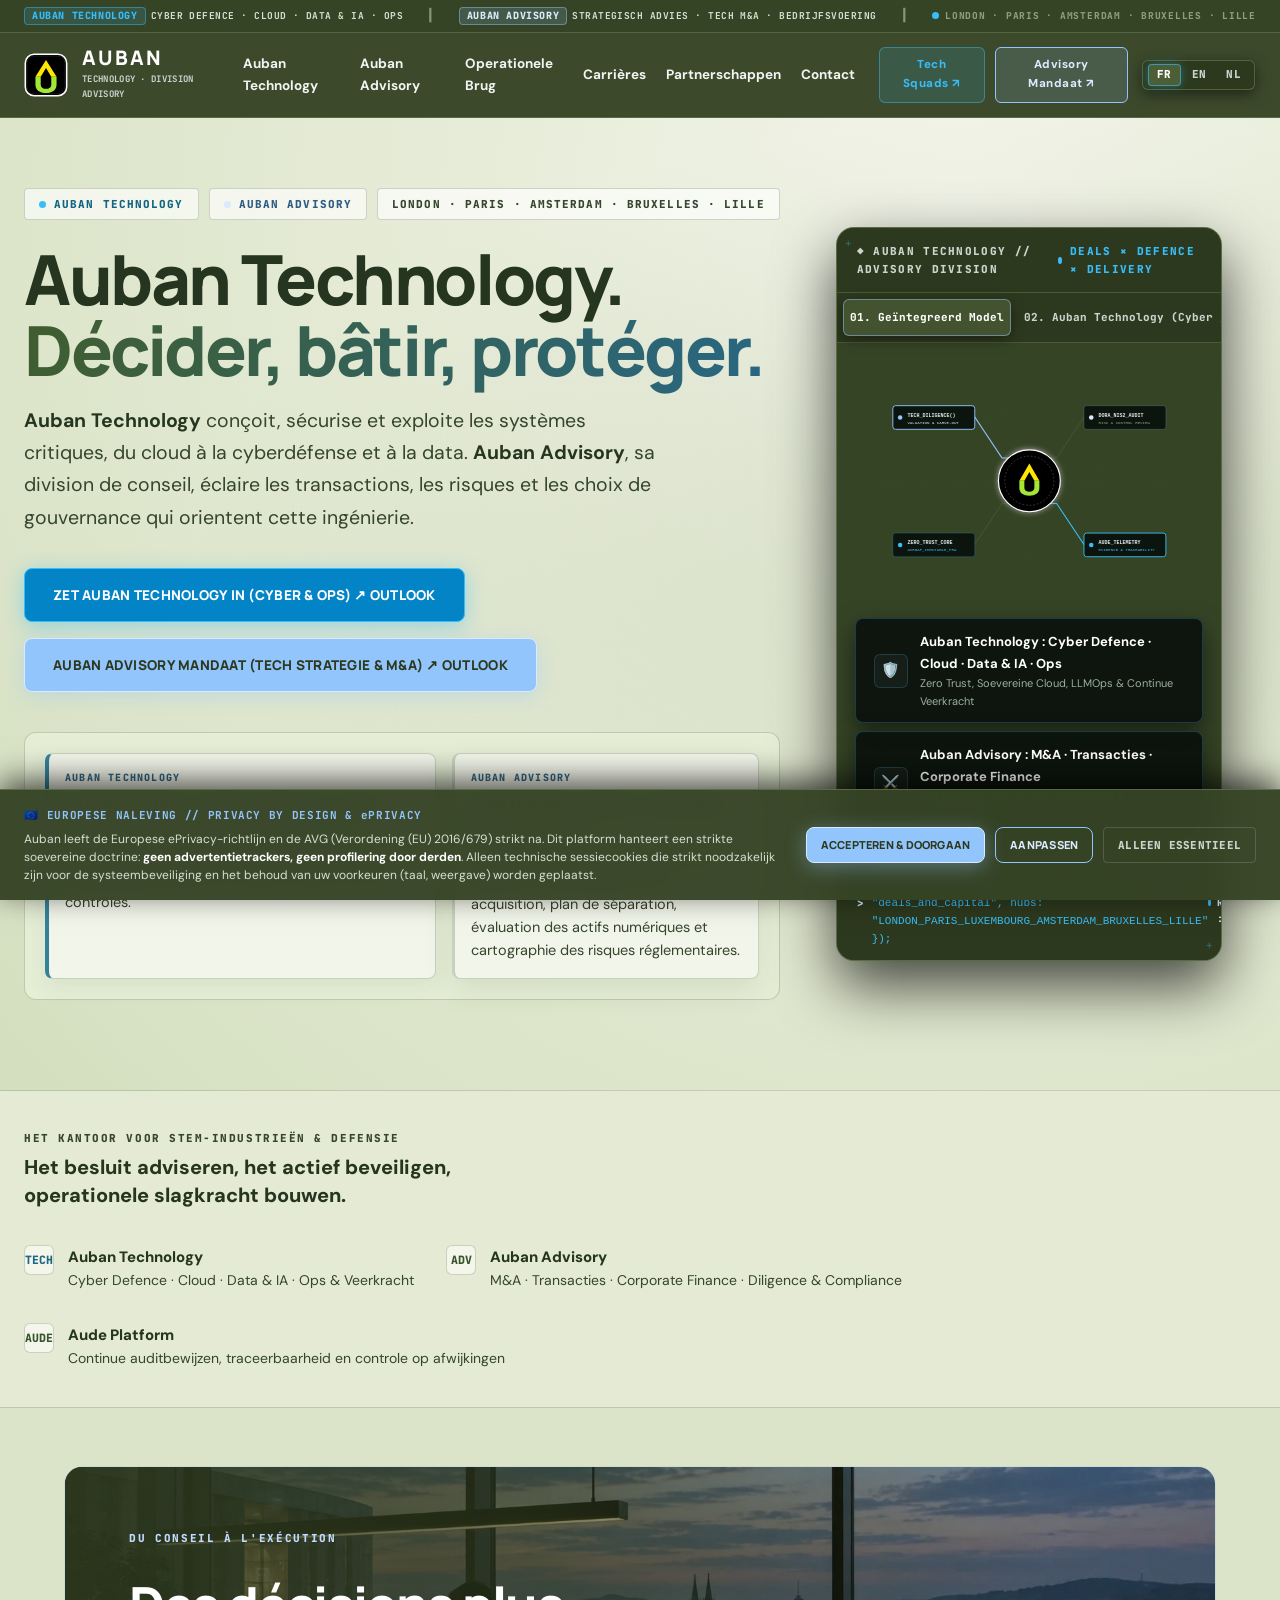
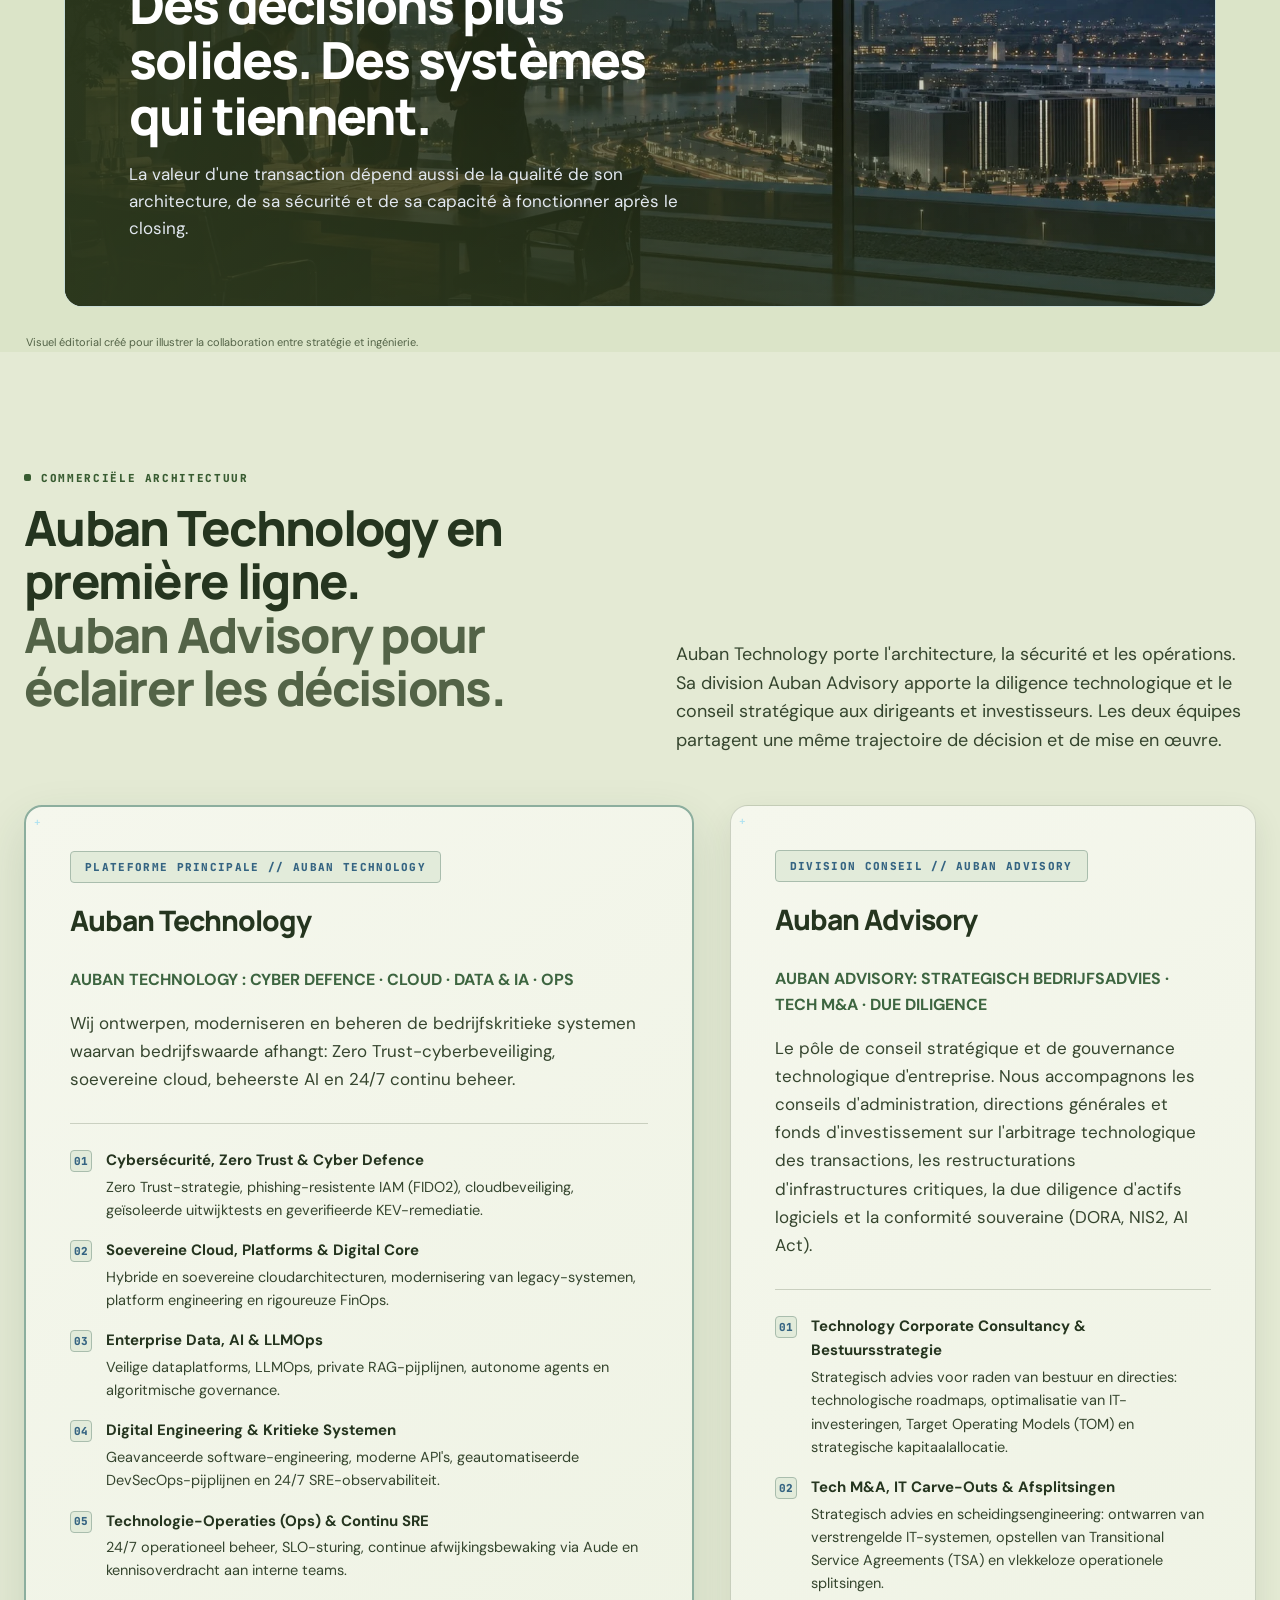
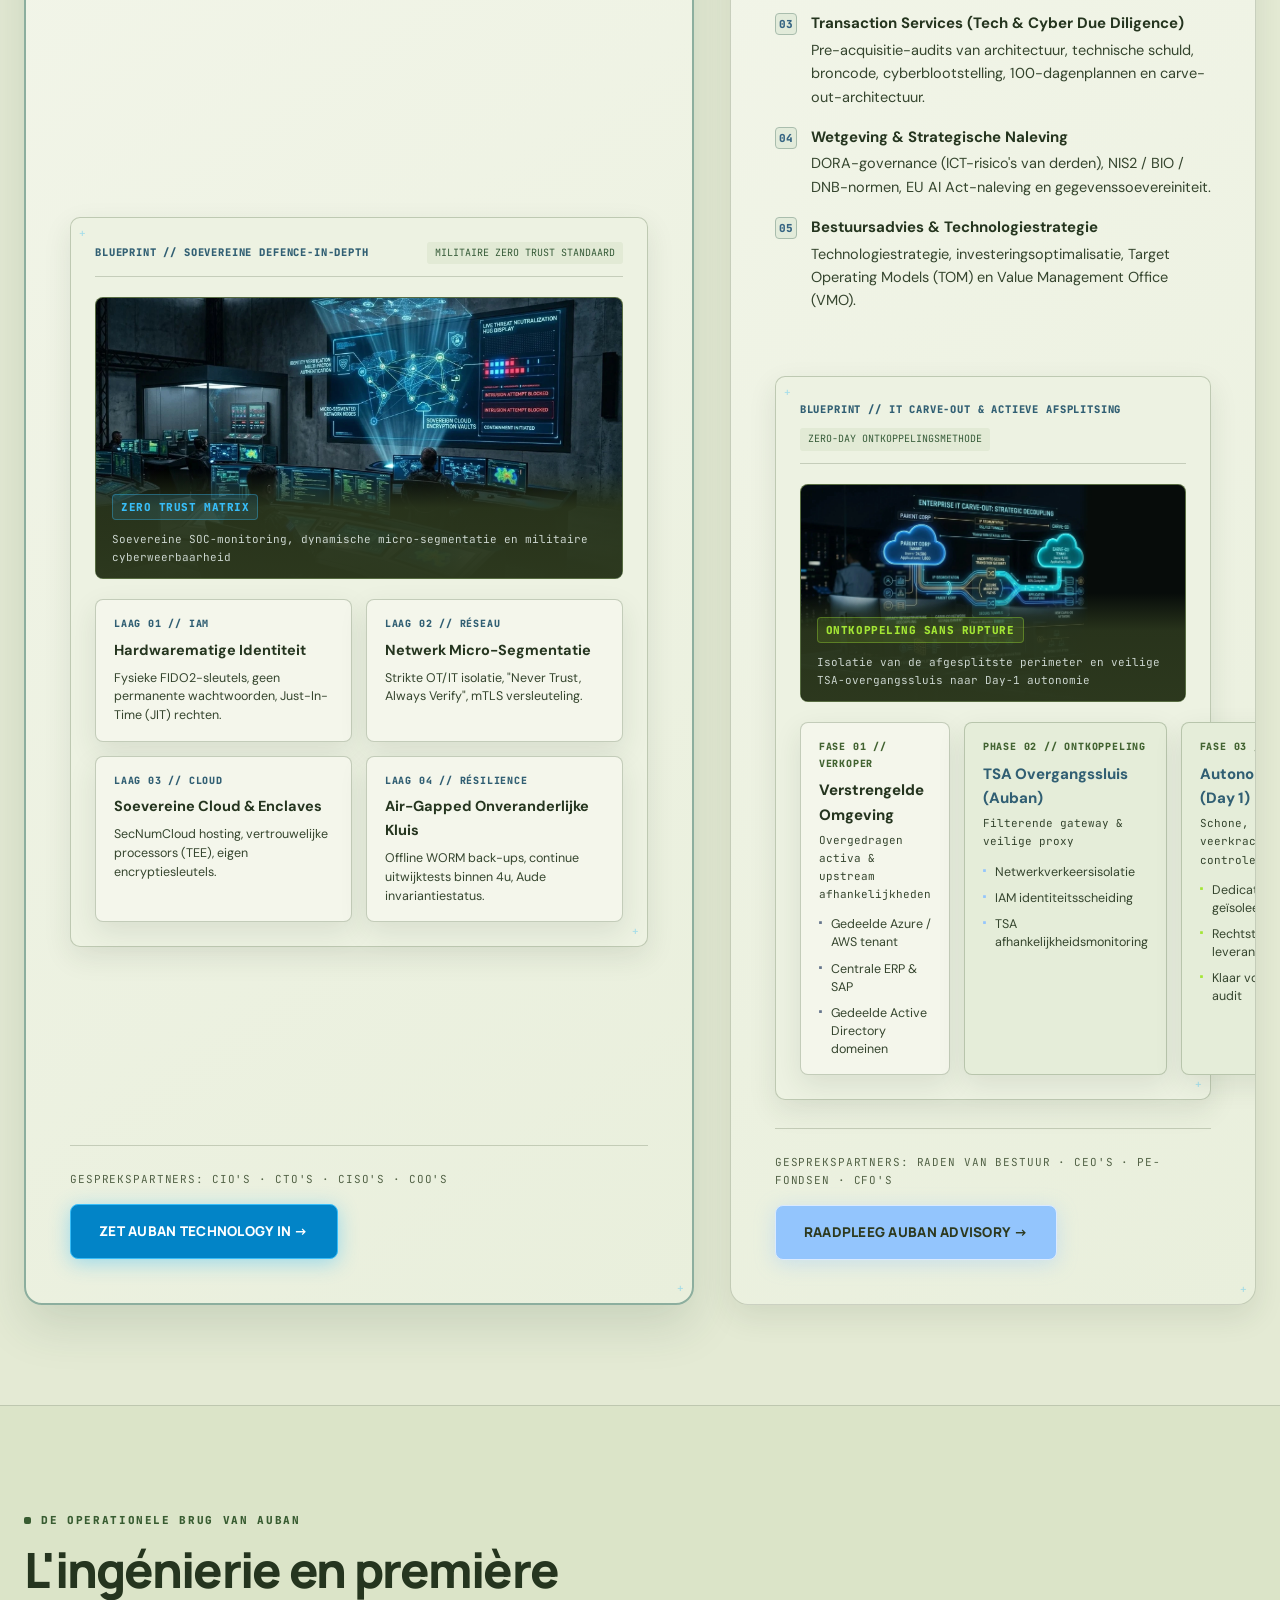
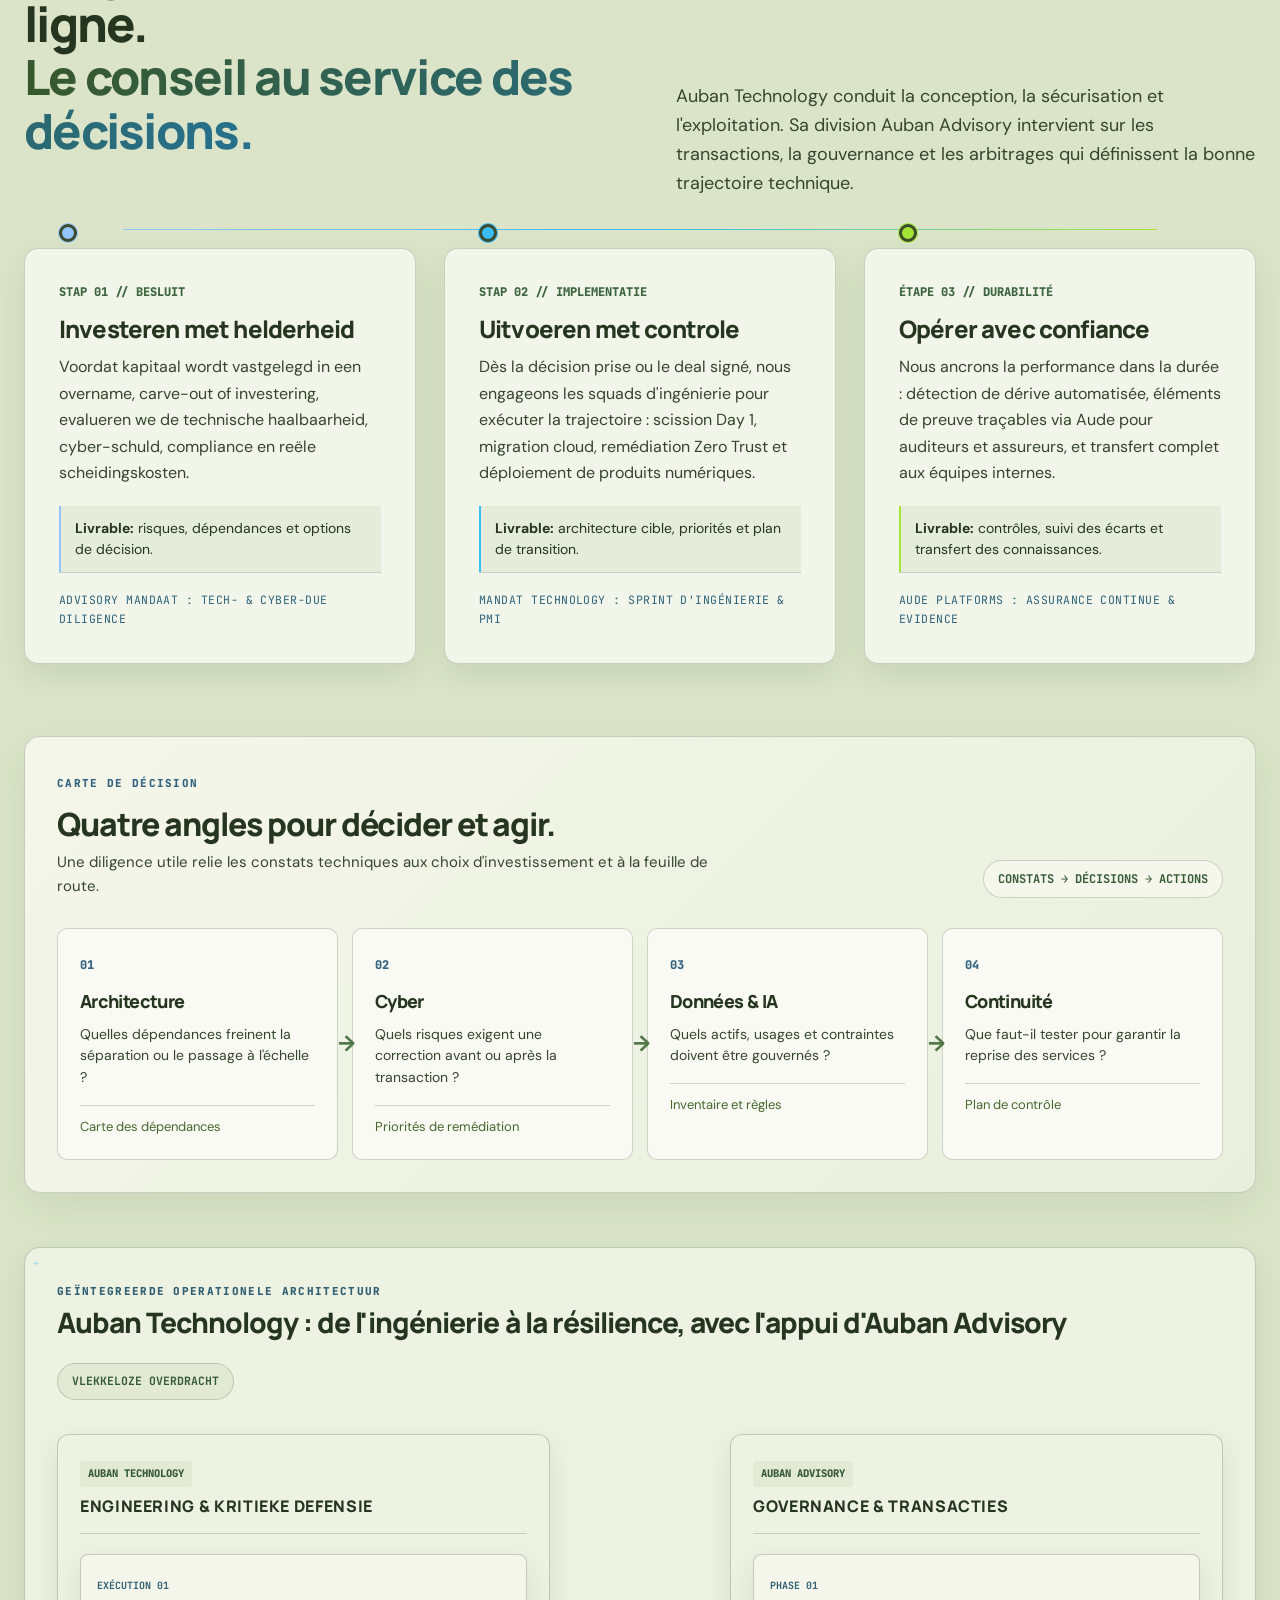
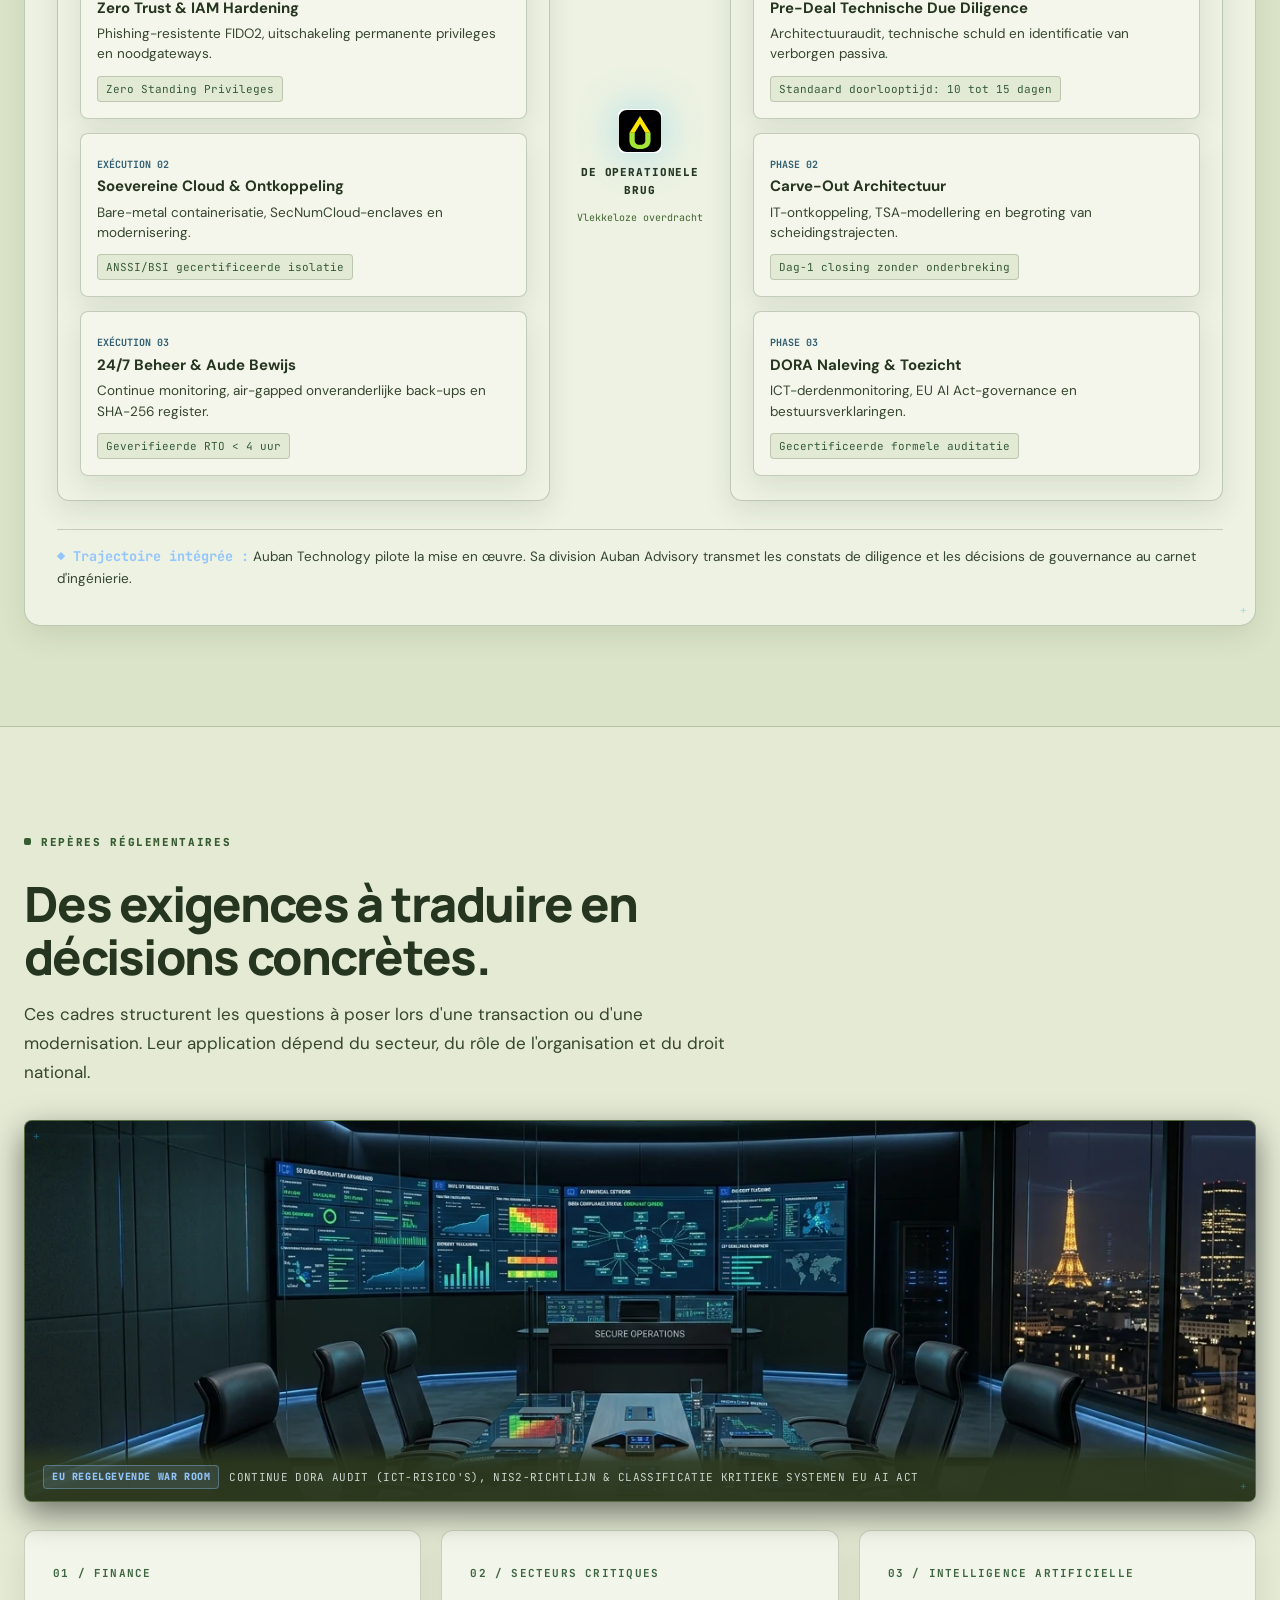
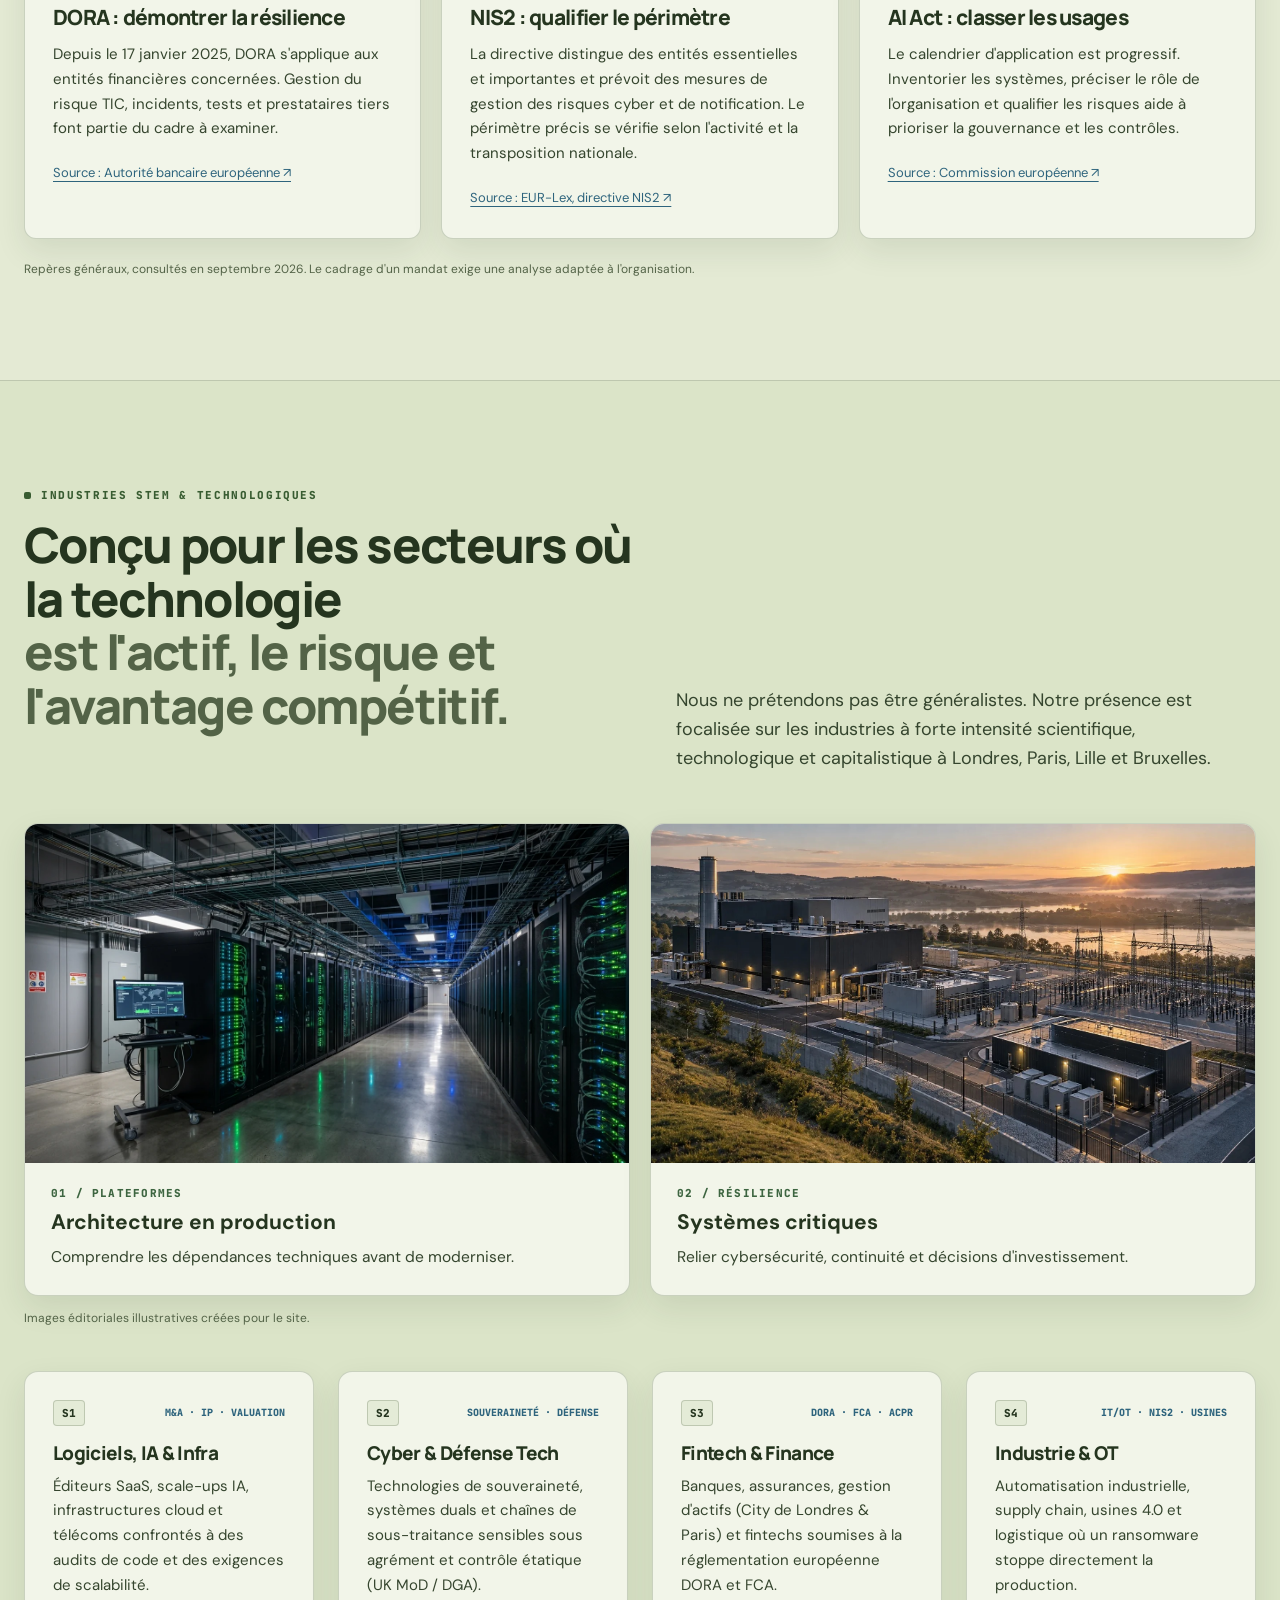
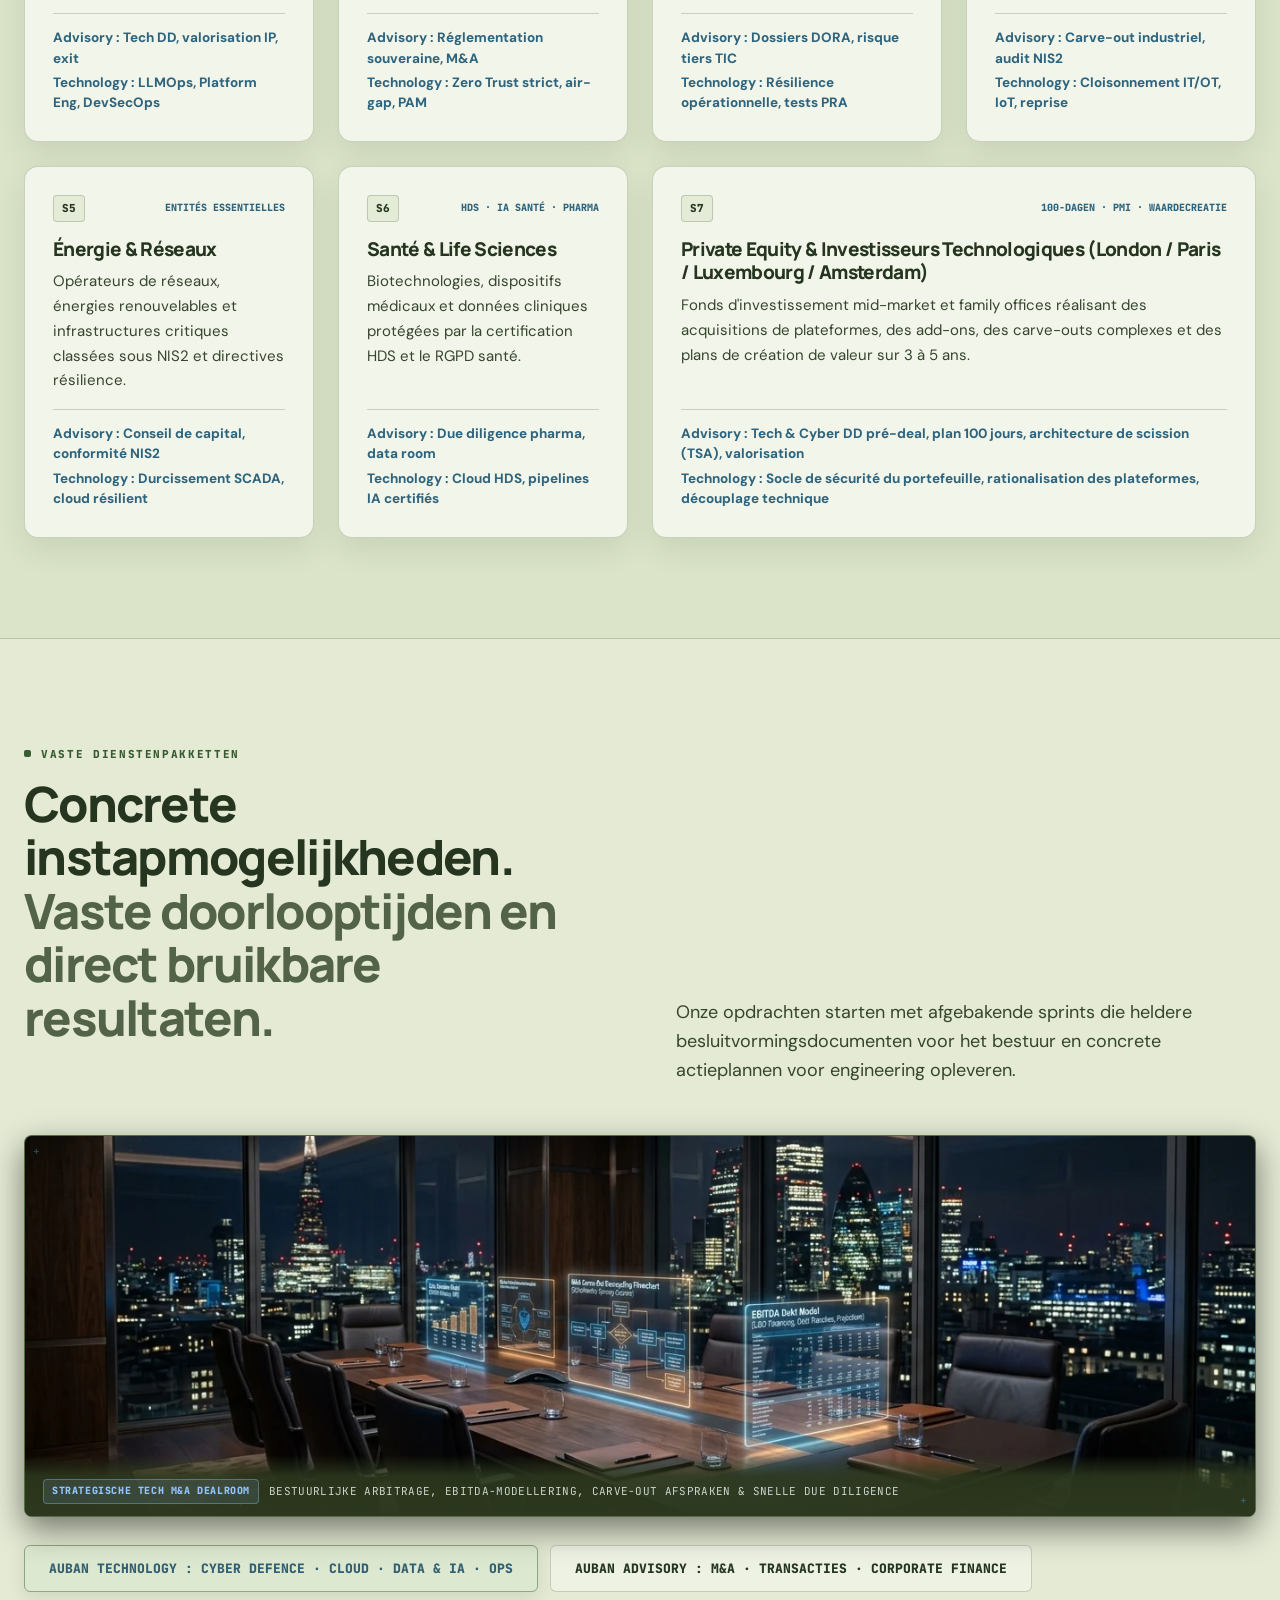
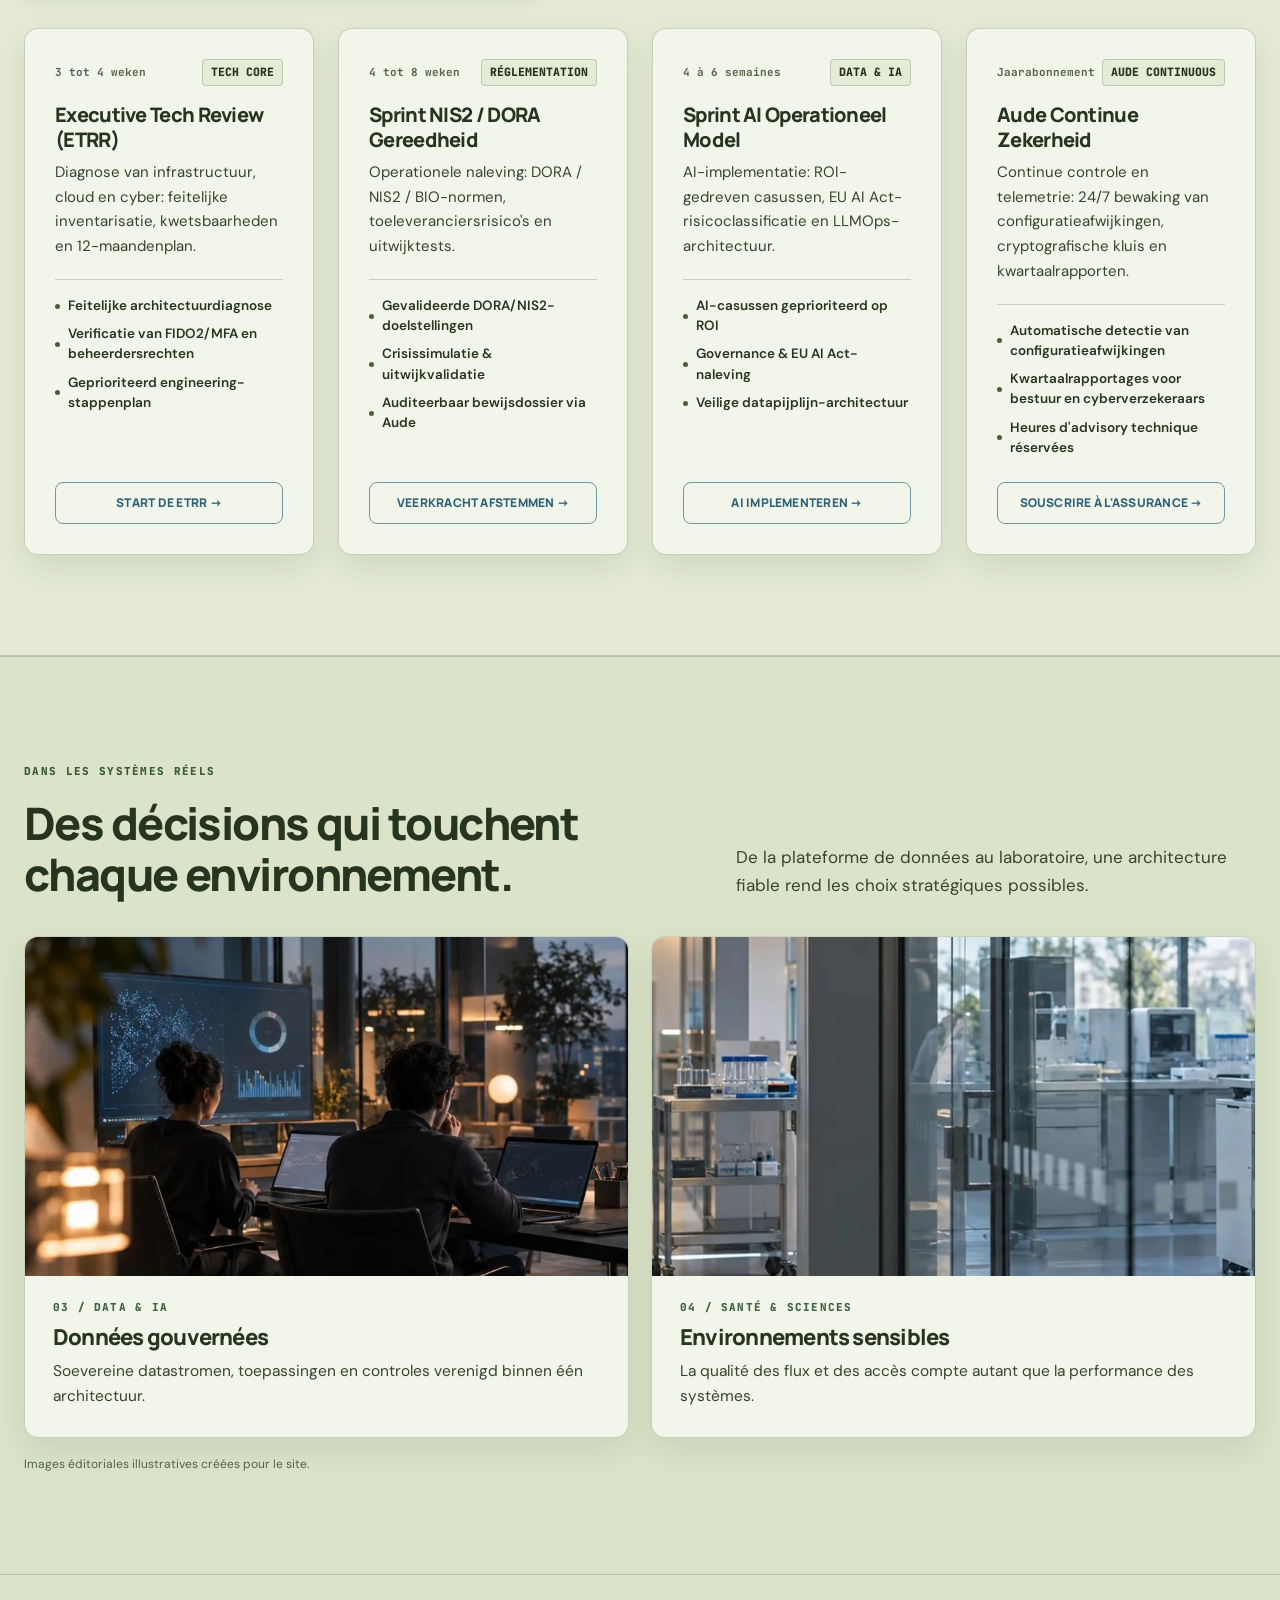
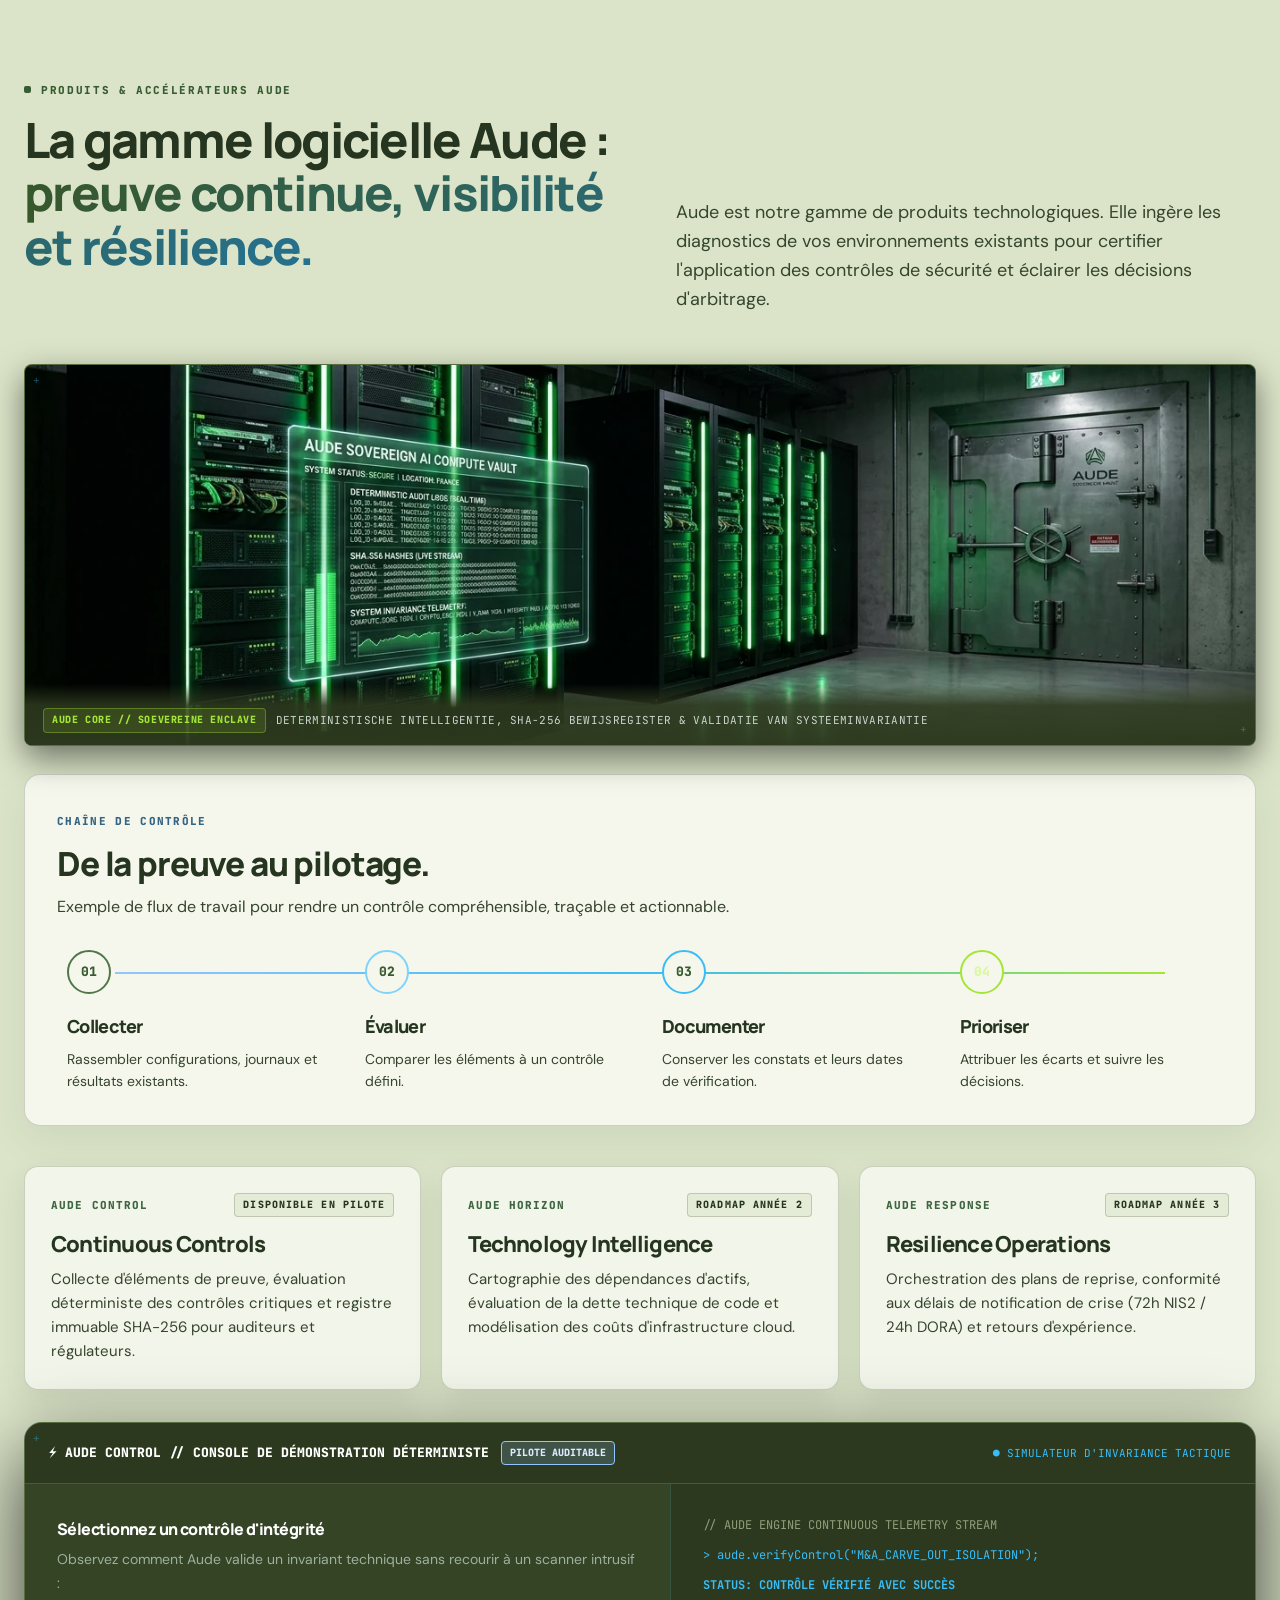
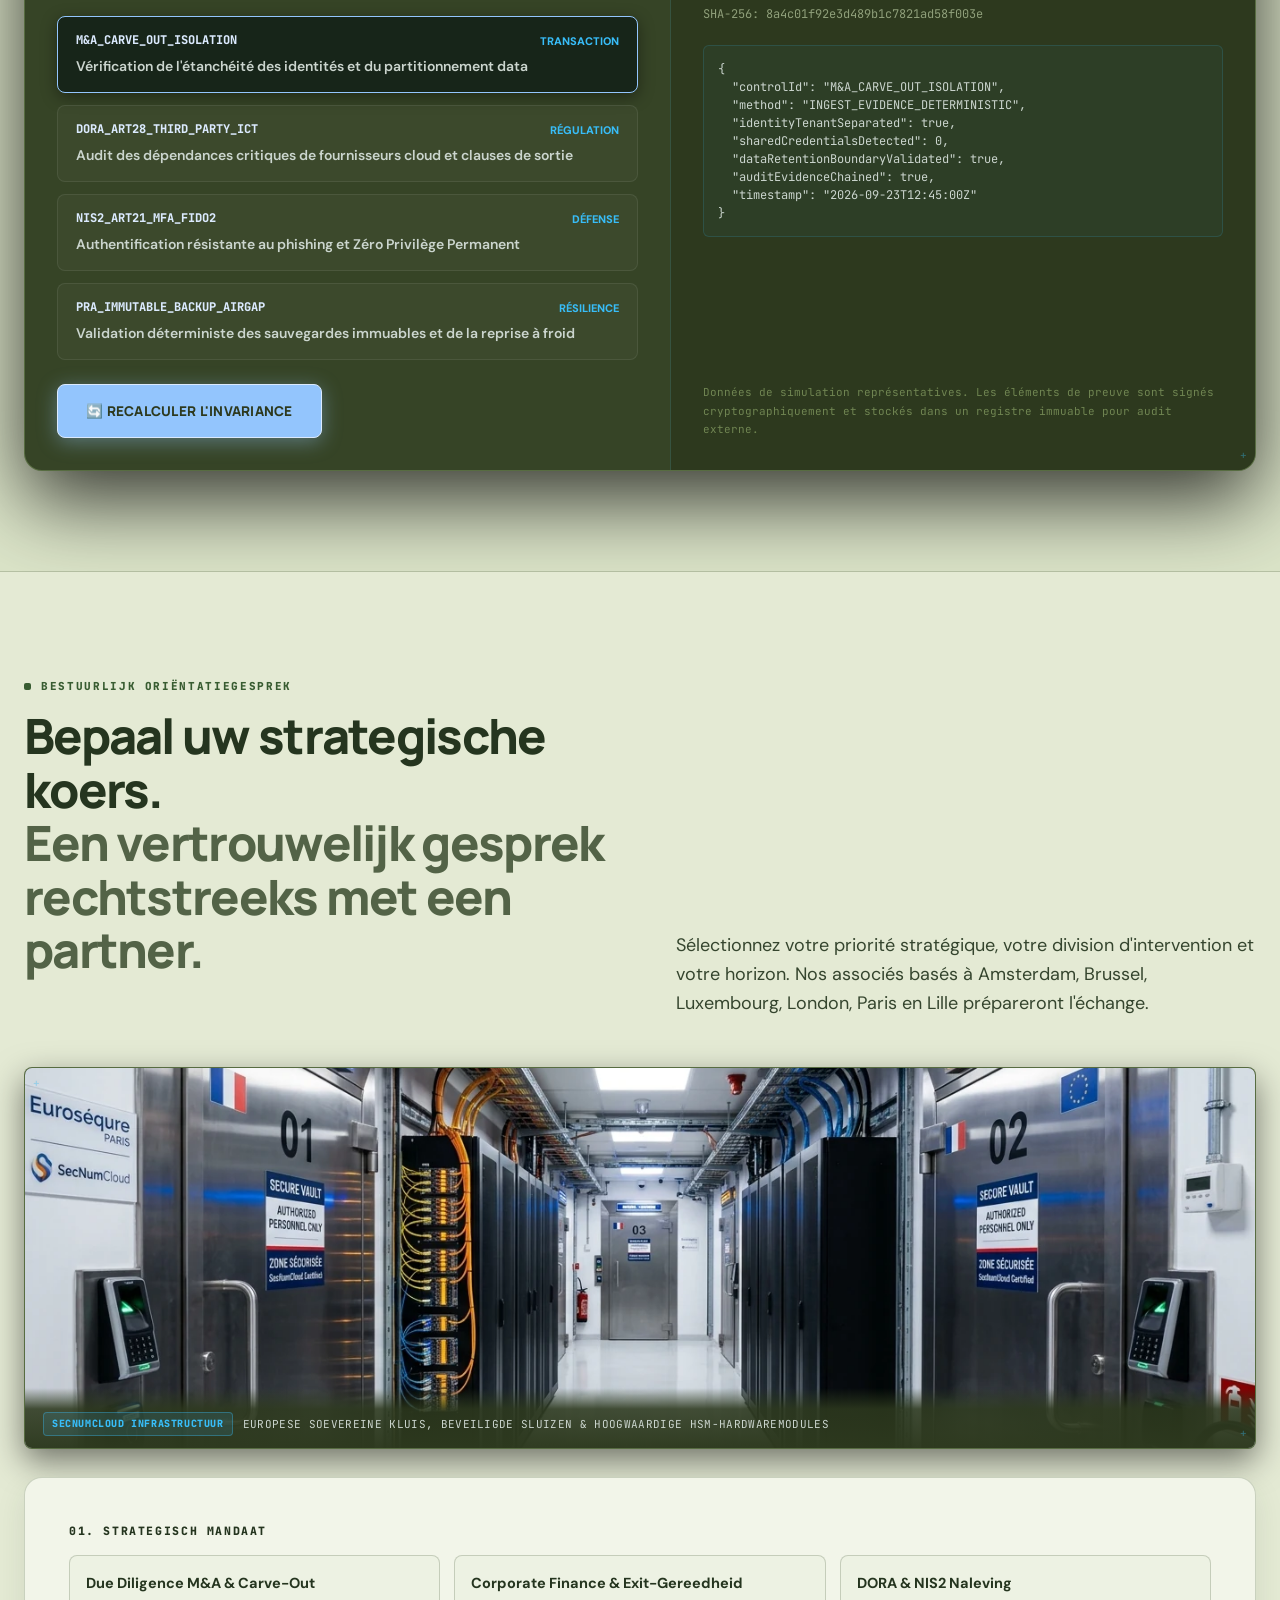
<file: nl.html>
<!DOCTYPE html>
<html lang="fr" data-hierarchy="technology-primary">
<head>
  <meta charset="UTF-8">
  <meta name="viewport" content="width=device-width, initial-scale=1.0">
  <title>Auban Technology | Cyber, cloud, data &amp; division Auban Advisory</title>
  <meta name="description" content="Auban Technology conçoit, sécurise et exploite les systèmes critiques. Auban Advisory, sa division de conseil, éclaire les transactions et décisions stratégiques.">
  <link rel="canonical" href="https://auban.fr/">
  <link rel="alternate" hreflang="fr" href="https://auban.fr/">
  <link rel="alternate" hreflang="en" href="https://auban.fr/en.html">
  <link rel="alternate" hreflang="nl" href="https://auban.fr/nl.html">
  <link rel="alternate" hreflang="x-default" href="https://auban.fr/en.html">
  <link rel="icon" type="image/svg+xml" href="favicon.svg">
  <link rel="apple-touch-icon" href="apple-touch-icon.png">
  <link rel="manifest" href="site.webmanifest">
  <meta name="theme-color" content="#000000">

  <!-- OpenGraph Protocol -->
  <meta property="og:type" content="website">
  <meta property="og:site_name" content="Auban Technology">
  <meta property="og:locale" content="nl_NL">
  <meta property="og:url" content="https://auban.fr/nl.html">
  <meta property="og:title" content="Auban Technology | Ingénierie critique &amp; division Auban Advisory">
  <meta property="og:description" content="Cyber Defence, cloud, data, IA et opérations par Auban Technology. Auban Advisory accompagne les décisions, transactions et due diligences technologiques.">
  <meta property="og:image" content="https://auban.fr/og-technology-v2.png">
  <meta property="og:image:width" content="1731">
  <meta property="og:image:height" content="909">
  <meta property="og:image:alt" content="Auban Technology and its Auban Advisory division">

  <!-- Twitter / X Card Protocol -->
  <meta name="twitter:card" content="summary_large_image">
  <meta name="twitter:title" content="Auban Technology | Ingénierie critique &amp; division Auban Advisory">
  <meta name="twitter:description" content="Cyber Defence, cloud, data, IA et opérations par Auban Technology. Auban Advisory accompagne les décisions, transactions et due diligences technologiques.">
  <meta name="twitter:image" content="https://auban.fr/og-technology-v2.png">

  <!-- Institutional Schema.org Structured Data -->
  <script type="application/ld+json">
  {
    "@context": "https://schema.org",
    "@graph": [
      {
        "@type": "Organization",
        "@id": "https://auban.fr/#organization",
        "name": "Auban Technology",
        "alternateName": "Auban",
        "url": "https://auban.fr/",
        "logo": "https://auban.fr/apple-touch-icon.png",
        "image": "https://auban.fr/og-technology-v2.png",
        "description": "Auban Technology est la plateforme principale d'ingénierie cyber, cloud, data et opérations. Auban Advisory est sa division de conseil stratégique et de diligence technologique.",
        "email": "info@auban.fr",
        "telephone": "+33758585705",
        "address": [
          {
            "@type": "PostalAddress",
            "addressLocality": "London",
            "addressCountry": "GB"
          },
          {
            "@type": "PostalAddress",
            "addressLocality": "Paris",
            "addressCountry": "FR"
          },
          {
            "@type": "PostalAddress",
            "addressLocality": "Luxembourg",
            "addressCountry": "LU"
          },
          {
            "@type": "PostalAddress",
            "addressLocality": "Amsterdam",
            "addressCountry": "NL"
          },
          {
            "@type": "PostalAddress",
            "addressLocality": "Bruxelles",
            "addressCountry": "BE"
          },
          {
            "@type": "PostalAddress",
            "addressLocality": "Lille",
            "addressCountry": "FR"
          }
        ],
        "areaServed": [
          "GB",
          "FR",
          "NL",
          "BE",
          "EU"
        ],
        "department": {
          "@type": "Organization",
          "name": "Auban Advisory",
          "description": "Strategic and technology transaction advisory division of Auban Technology."
        }
      },
      {
        "@type": "WebSite",
        "@id": "https://auban.fr/#website",
        "url": "https://auban.fr/",
        "name": "Auban Technology",
        "publisher": {
          "@id": "https://auban.fr/#organization"
        },
        "inLanguage": [
          "fr-FR",
          "en-GB",
          "nl-NL"
        ]
      }
    ]
  }
  </script>
  <link rel="preconnect" href="https://fonts.googleapis.com">
  <link rel="preconnect" href="https://fonts.gstatic.com" crossorigin>
  <link href="https://fonts.googleapis.com/css2?family=DM+Sans:ital,opsz,wght@0,9..40,300..900;1,9..40,300..900&family=JetBrains+Mono:wght@400;600;700;800&family=Manrope:wght@400;600;700;800;900&display=swap" rel="stylesheet">
  <style>
    :root {
      /* Tactical Military & Stealth Corporate Palette (Zero White Background, Medium Olive Tones) */
      --mil-night: #364426;
      --mil-deep: #323f22;
      --mil-bg: #3c4b2b;
      --mil-surface: #43532f;
      --mil-surface-elevated: #4d5d36;
      --mil-card: rgba(60, 75, 43, 0.95);
      --mil-card-border: rgba(138, 168, 106, 0.40);
      --mil-card-border-brass: rgba(147, 197, 253, 0.35);

      --ink: #f1f5f2;           /* Light text for olive theme */
      --ink-soft: #cbd5ce;      /* Muted light text */
      --ink-muted: #8f9f7a;     /* Sage muted text */
      --paper: #3c4b2b;         /* Replaced dark pitch with medium olive */
      --canvas: #364426;        /* Replaced dark canvas with medium olive */
      --canvas-surface: #43532f;
      --canvas-subtle: #4d5d36;
      --line: rgba(138, 168, 106, 0.40);
      --line-subtle: rgba(138, 168, 106, 0.25);

      /* Tactical Olive Drab & Ranger Greens */
      --olive-drab: #4d5d36;
      --olive-deep: #26331a;
      --olive-light: #708552;
      --olive-sage: #8f9f7a;
      --olive-slate: #586b5b;

      /* Technology & Cyber Accent: High-Visibility Tactical Electric Blue (replacing lime for text) */
      --tech-blue: #38bdf8;
      --tech-blue-bright: #60a5fa;
      --tech-blue-deep: #0284c7;
      --tech-blue-glow: rgba(56, 189, 248, 0.45);

      --phosphor: #38bdf8;
      --phosphor-bright: #38bdf8;
      --phosphor-dark: #0284c7;
      --phosphor-glow: rgba(56, 189, 248, 0.45);

      /* Advisory & Corporate Strategy: High-Visibility Strategic Blue / Ice Blue */
      --brass: #93c5fd;
      --brass-light: #dbeafe;
      --brass-deep: #2563eb;
      --brass-glow: rgba(147, 197, 253, 0.40);

      /* Operational Alert Colors */
      --alert-amber: #f59e0b;
      --alert-red: #ef4444;

      --font-sans: 'DM Sans', -apple-system, BlinkMacSystemFont, "Segoe UI", Roboto, sans-serif;
      --font-display: 'Manrope', -apple-system, BlinkMacSystemFont, "Segoe UI", Roboto, sans-serif;
      --font-mono: 'JetBrains Mono', monospace;
    }

    * { box-sizing: border-box; }
    html {
      scroll-behavior: smooth;
      scroll-padding-top: 90px;
      font-size: 16px;
    }
    body {
      margin: 0;
      background: #3c4b2b;
      color: var(--ink);
      font-family: var(--font-sans);
      -webkit-font-smoothing: antialiased;
      line-height: 1.65;
      overflow-x: hidden;
    }

    /* Container */
    .container {
      width: min(100% - 48px, 1340px);
      margin-inline: auto;
    }

    /* Typography */
    h1, h2, h3, h4, h5 {
      font-family: var(--font-display);
      letter-spacing: -0.035em;
      color: var(--ink);
      font-weight: 850;
      margin-top: 0;
    }
    h1 {
      font-size: clamp(44px, 5.4vw, 84px);
      line-height: 1.02;
    }
    h2 {
      font-size: clamp(32px, 3.8vw, 56px);
      line-height: 1.1;
    }
    h3 {
      font-size: clamp(22px, 2.2vw, 32px);
      line-height: 1.25;
    }
    p {
      font-size: 17px;
      line-height: 1.7;
      color: var(--ink-soft);
      margin-top: 0;
    }
    a { color: inherit; text-decoration: none; }
    button { font: inherit; cursor: pointer; border: none; }
    :focus-visible { outline: 3px solid var(--phosphor-bright); outline-offset: 3px; }
    .skip-link {
      position: fixed;
      top: 10px;
      left: 10px;
      z-index: 500;
      padding: 10px 16px;
      border-radius: 8px;
      background: var(--phosphor-bright);
      color: var(--mil-night);
      font-weight: 800;
      transform: translateY(-160%);
      transition: transform 0.2s ease;
    }
    .skip-link:focus { transform: translateY(0); }

    /* Highlights & Military Gradients */
    .text-brass { color: var(--brass) !important; }
    .text-phosphor { color: var(--phosphor-bright) !important; }
    .text-olive { color: var(--olive-light) !important; }
    .text-white { color: #ffffff !important; }
    .text-muted { color: var(--ink-muted) !important; }

    .highlight-brass {
      background: linear-gradient(120deg, #f2f4ec 0%, var(--brass) 55%, var(--brass-light) 100%);
      -webkit-background-clip: text;
      -webkit-text-fill-color: transparent;
    }
    .highlight-phosphor {
      background: linear-gradient(120deg, #ffffff 0%, var(--phosphor-bright) 60%, var(--phosphor) 100%);
      -webkit-background-clip: text;
      -webkit-text-fill-color: transparent;
    }
    .highlight-military {
      background: linear-gradient(120deg, var(--brass-light) 0%, var(--brass) 40%, var(--phosphor-bright) 75%, #ffffff 100%);
      -webkit-background-clip: text;
      -webkit-text-fill-color: transparent;
    }

    /* Badges & Eyebrows */
    .eyebrow {
      display: inline-flex;
      align-items: center;
      gap: 10px;
      font-size: 11px;
      font-weight: 800;
      text-transform: uppercase;
      letter-spacing: 0.15em;
      margin-bottom: 14px;
      font-family: var(--font-mono);
    }
    .eyebrow-brass { color: var(--brass); }
    .eyebrow-phosphor { color: var(--phosphor-bright); }
    .eyebrow-rule {
      width: 7px;
      height: 7px;
      border-radius: 2px;
      background: currentColor;
    }

    /* Buttons: Military Tactical System */
    .btn {
      display: inline-flex;
      align-items: center;
      justify-content: center;
      gap: 10px;
      padding: 15px 28px;
      border-radius: 8px;
      font-weight: 800;
      font-size: 13.5px;
      letter-spacing: 0.02em;
      transition: all 0.22s cubic-bezier(0.16, 1, 0.3, 1);
      cursor: pointer;
      text-align: center;
      font-family: var(--font-display);
      text-transform: uppercase;
    }
    .btn-brass {
      background: var(--brass);
      color: #2d391e;
      box-shadow: 0 4px 20px var(--brass-glow);
      border: 1px solid var(--brass-light);
    }
    .btn-brass:hover {
      background: var(--brass-light);
      transform: translateY(-2px);
      box-shadow: 0 8px 30px rgba(147, 197, 253, 0.55);
    }
    .btn-phosphor {
      background: #0284c7;
      color: #ffffff;
      box-shadow: 0 4px 20px var(--tech-blue-glow);
      border: 1px solid var(--tech-blue);
    }
    .btn-phosphor:hover {
      background: var(--tech-blue);
      color: #04080a;
      transform: translateY(-2px);
      box-shadow: 0 8px 30px rgba(56, 189, 248, 0.65);
    }
    .btn-glass {
      background: rgba(255, 255, 255, 0.06);
      color: #ffffff;
      border: 1px solid rgba(255, 255, 255, 0.16);
      backdrop-filter: blur(12px);
    }
    .btn-glass:hover {
      background: rgba(255, 255, 255, 0.12);
      border-color: rgba(255, 255, 255, 0.35);
      transform: translateY(-2px);
    }
    .btn-outline-brass {
      background: transparent;
      color: var(--brass-light);
      border: 1px solid var(--brass);
    }
    .btn-outline-brass:hover {
      background: rgba(147, 197, 253, 0.15);
      transform: translateY(-2px);
    }
    .btn-outline-phosphor {
      background: transparent;
      color: var(--tech-blue);
      border: 1px solid var(--tech-blue);
    }
    .btn-outline-phosphor:hover {
      background: rgba(56, 189, 248, 0.18);
      transform: translateY(-2px);
    }

    /* Pulse Dots */
    .pulse-dot {
      width: 7px;
      height: 7px;
      border-radius: 50%;
      background: currentColor;
      display: inline-block;
      animation: pulseAnim 2.2s infinite ease-in-out;
    }
    @keyframes pulseAnim {
      0%, 100% { opacity: 1; transform: scale(1); }
      50% { opacity: 0.3; transform: scale(0.75); }
    }

    /* Tactical Crosshair Markers */
    .crosshair-corner {
      position: relative;
    }
    .crosshair-corner::before {
      content: "+";
      position: absolute;
      top: 6px;
      left: 8px;
      font-family: var(--font-mono);
      font-size: 11px;
      color: rgba(56, 189, 248, 0.4);
      pointer-events: none;
    }
    .crosshair-corner::after {
      content: "+";
      position: absolute;
      bottom: 6px;
      right: 8px;
      font-family: var(--font-mono);
      font-size: 11px;
      color: rgba(56, 189, 248, 0.4);
      pointer-events: none;
    }

    /* ========================================================
       TOP TACTICAL COMMAND RIBBON
       ======================================================== */
    .top-command-ribbon {
      background: #364426;
      border-bottom: 1px solid rgba(56, 189, 248, 0.18);
      padding: 7px 0;
      font-family: var(--font-mono);
      font-size: 10.5px;
      letter-spacing: 0.05em;
      position: relative;
      z-index: 101;
      white-space: nowrap;
      line-height: 1.2;
    }
    .command-ribbon-inner {
      display: flex;
      align-items: center;
      justify-content: space-between;
      gap: 12px;
      white-space: nowrap;
      flex-wrap: nowrap;
      overflow-x: auto;
      scrollbar-width: none;
    }
    .command-ribbon-inner::-webkit-scrollbar {
      display: none;
    }
    .ribbon-unit {
      display: flex;
      align-items: center;
      gap: 7px;
      white-space: nowrap;
      flex-shrink: 0;
    }
    .ribbon-kicker {
      font-weight: 800;
      padding: 2px 7px;
      border-radius: 4px;
      font-size: 10px;
      letter-spacing: 0.06em;
      white-space: nowrap;
      flex-shrink: 0;
    }
    .kicker-advisory {
      background: rgba(147, 197, 253, 0.16);
      color: var(--brass-light);
      border: 1px solid rgba(147, 197, 253, 0.45);
    }
    .kicker-tech {
      background: rgba(56, 189, 248, 0.14);
      color: var(--tech-blue);
      border: 1px solid rgba(56, 189, 248, 0.45);
    }
    .ribbon-desc {
      color: #cbd5ce;
      font-weight: 700;
      white-space: nowrap;
      flex-shrink: 0;
    }
    .ribbon-sep {
      color: rgba(56, 189, 248, 0.35);
      font-size: 11px;
      white-space: nowrap;
      flex-shrink: 0;
    }
    .ribbon-hubs {
      display: flex;
      align-items: center;
      gap: 6px;
      color: var(--olive-sage);
      font-weight: 750;
      letter-spacing: 0.08em;
      white-space: nowrap;
      flex-shrink: 0;
    }
    @media (max-width: 1280px) {
      .top-command-ribbon { font-size: 9.5px; }
      .command-ribbon-inner { gap: 8px; }
      .ribbon-unit { gap: 5px; }
    }
    @media (max-width: 1100px) {
      .top-command-ribbon { font-size: 9px; }
      .command-ribbon-inner { gap: 6px; }
      .ribbon-kicker { font-size: 9px; padding: 1px 5px; }
    }
    @media (max-width: 960px) {
      .top-command-ribbon { display: none; }
    }

    /* Header Actions & Tactical Language Switcher */
    .header-actions {
      display: flex;
      align-items: center;
      gap: 14px;
    }
    .header-lang-wrap {
      display: flex;
      align-items: center;
    }
    .lang-switcher {
      display: inline-flex;
      align-items: center;
      background: rgba(45, 57, 30, 0.95);
      border: 1px solid rgba(56, 189, 248, 0.35);
      border-radius: 6px;
      padding: 3px 5px;
      gap: 3px;
      font-family: var(--font-mono);
      font-size: 11px;
      font-weight: 800;
      letter-spacing: 0.06em;
      box-shadow: 0 4px 14px rgba(0, 0, 0, 0.5);
      backdrop-filter: blur(8px);
    }
    .lang-btn {
      color: #8f9f7a;
      padding: 3px 8px;
      border-radius: 4px;
      text-decoration: none;
      transition: all 0.2s ease;
      line-height: 1.2;
    }
    .lang-btn:hover {
      color: #ffffff;
      background: rgba(255, 255, 255, 0.12);
    }
    .lang-btn.active {
      background: rgba(56, 189, 248, 0.25);
      color: var(--tech-blue);
      border: 1px solid rgba(56, 189, 248, 0.6);
      box-shadow: 0 0 10px rgba(56, 189, 248, 0.35);
    }

    /* ========================================================
       TOP HEADER & TICKER
       ======================================================== */
    .site-header {
      position: sticky;
      top: 0;
      z-index: 100;
      background: rgba(54, 68, 38, 0.97);
      backdrop-filter: blur(18px);
      border-bottom: 1px solid rgba(56, 189, 248, 0.15);
    }
    .header-inner {
      display: flex;
      align-items: center;
      justify-content: space-between;
      height: 84px;
      gap: 24px;
    }
    .brand-wrap {
      display: flex;
      align-items: center;
      gap: 16px;
    }
    .brand-logo {
      display: flex;
      align-items: center;
      gap: 14px;
      font-family: var(--font-display);
      font-size: 22px;
      font-weight: 900;
      letter-spacing: -0.02em;
      color: white;
    }

    /* Tactical AU Monogram: Olive & Military Feel */
    .au-monogram-svg {
      width: 44px;
      height: 44px;
      flex-shrink: 0;
    }
    .brand-text-block {
      display: flex;
      flex-direction: column;
    }
    .brand-text-title {
      font-size: 20px;
      font-weight: 900;
      letter-spacing: 0.1em;
      color: #ffffff;
      line-height: 1;
    }
    .brand-text-sub {
      font-size: 9px;
      font-family: var(--font-mono);
      font-weight: 700;
      letter-spacing: 0.14em;
      color: var(--brass-light);
      margin-top: 4px;
    }
    .brand-location-tag {
      display: none;
    }
    .header-nav {
      display: flex;
      align-items: center;
      gap: 20px;
    }
    .nav-link {
      font-size: 13.5px;
      font-weight: 700;
      color: #cbd5ce;
      transition: color 0.2s;
    }
    .nav-link:hover { color: #ffffff; }
    .nav-link.nav-advisory:hover { color: var(--brass-light); }
    .nav-link.nav-tech:hover { color: var(--tech-blue); }

    .header-dual-cta {
      display: flex;
      align-items: center;
      gap: 10px;
    }
    .header-cta-advisory {
      padding: 8px 16px;
      border-radius: 6px;
      font-size: 11.5px;
      font-weight: 800;
      background: rgba(147, 197, 253, 0.14);
      color: var(--brass-light);
      border: 1px solid var(--brass);
      transition: all 0.2s;
      letter-spacing: 0.04em;
    }
    .header-cta-advisory:hover {
      background: var(--brass);
      color: #2d391e;
    }
    .header-cta-tech {
      padding: 8px 16px;
      border-radius: 6px;
      font-size: 11.5px;
      font-weight: 800;
      background: rgba(56, 189, 248, 0.14);
      color: var(--tech-blue);
      border: 1px solid rgba(56, 189, 248, 0.45);
      transition: all 0.2s;
      letter-spacing: 0.04em;
    }
    .header-cta-tech:hover {
      background: var(--tech-blue);
      color: #04080a;
    }
    .mobile-nav { display: none; }

    /* ========================================================
       HERO SECTION: TACTICAL DEFENSE & TRANSACTIONS
       ======================================================== */
    .hero {
      position: relative;
      background: radial-gradient(circle at 82% 16%, #4a5c34 0%, var(--mil-night) 70%);
      color: white;
      padding: 70px 0 90px;
      overflow: hidden;
      border-bottom: 1px solid rgba(56, 189, 248, 0.16);
    }
    .hero-halo {
      position: absolute;
      inset: 0;
      background: radial-gradient(ellipse at 85% 50%, rgba(147, 197, 253, 0.14), transparent 60%),
                  radial-gradient(ellipse at 18% 85%, rgba(56, 189, 248, 0.16), transparent 55%),
                  radial-gradient(circle at 50% 20%, rgba(77, 93, 54, 0.25), transparent 70%);
      pointer-events: none;
    }
    .hero-grid-pattern {
      position: absolute;
      inset: 0;
      background-image: linear-gradient(rgba(56, 189, 248, 0.04) 1px, transparent 1px),
                        linear-gradient(90deg, rgba(56, 189, 248, 0.04) 1px, transparent 1px);
      background-size: 44px 44px;
      mask-image: radial-gradient(ellipse at center, rgba(0, 0, 0, 0.95) 0%, transparent 80%);
      pointer-events: none;
    }
    .hero-grid {
      display: grid;
      grid-template-columns: 1.08fr 0.92fr;
      align-items: center;
      gap: 56px;
      position: relative;
      z-index: 2;
    }
    .hero-pill-cluster {
      display: flex;
      align-items: center;
      gap: 10px;
      flex-wrap: nowrap;
      white-space: nowrap;
      margin-bottom: 24px;
      overflow-x: auto;
      scrollbar-width: none;
    }
    .hero-pill-cluster::-webkit-scrollbar {
      display: none;
    }
    .hero-pill {
      display: inline-flex;
      align-items: center;
      gap: 8px;
      background: rgba(255, 255, 255, 0.04);
      border: 1px solid rgba(255, 255, 255, 0.16);
      padding: 6px 14px;
      border-radius: 4px;
      font-size: 11px;
      font-weight: 800;
      letter-spacing: 0.1em;
      color: #e2e8f0;
      font-family: var(--font-mono);
    }
    .hero-pill-advisory {
      color: var(--brass-light);
      border-color: rgba(147, 197, 253, 0.4);
      background: rgba(147, 197, 253, 0.08);
    }
    .hero-pill-tech {
      color: var(--phosphor-bright);
      border-color: rgba(56, 189, 248, 0.4);
      background: rgba(56, 189, 248, 0.08);
    }
    .hero-pill-london {
      color: #cbd5ce;
      border-color: rgba(112, 133, 82, 0.5);
      background: rgba(77, 93, 54, 0.2);
    }

    .hero h1 {
      color: white;
      margin-bottom: 20px;
    }
    .hero-lead {
      font-size: 19.5px;
      line-height: 1.65;
      color: #cbd5ce;
      max-width: 640px;
      margin-bottom: 34px;
    }
    .hero-lead strong { color: #ffffff; }

    .hero-actions {
      display: flex;
      align-items: center;
      gap: 16px;
      flex-wrap: wrap;
      margin-bottom: 40px;
    }

    /* Dual Platform Cards in Hero */
    .hero-dual-cards {
      display: grid;
      grid-template-columns: 1fr 1fr;
      gap: 16px;
      padding: 20px;
      background: rgba(60, 75, 43, 0.90);
      border: 1px solid rgba(56, 189, 248, 0.18);
      border-radius: 12px;
      backdrop-filter: blur(14px);
    }
    .hero-subcard {
      padding: 16px;
      border-radius: 8px;
      background: rgba(0, 0, 0, 0.25);
      border: 1px solid rgba(255, 255, 255, 0.06);
      transition: all 0.2s ease;
    }
    .hero-subcard-advisory {
      border-left: 3px solid var(--brass);
    }
    .hero-subcard-tech {
      border-left: 3px solid var(--phosphor-bright);
    }
    .hero-subcard:hover {
      background: rgba(255, 255, 255, 0.05);
      transform: translateY(-2px);
    }
    .hero-subcard-kicker {
      font-family: var(--font-mono);
      font-size: 10px;
      font-weight: 800;
      letter-spacing: 0.12em;
      text-transform: uppercase;
      margin-bottom: 6px;
      display: block;
    }
    .hero-subcard strong {
      display: block;
      font-size: 15px;
      color: white;
      margin-bottom: 4px;
    }
    .hero-subcard p {
      font-size: 12.5px;
      color: #9cb0a0;
      line-height: 1.45;
      margin: 0;
    }

    /* ========================================================
       INTERACTIVE MILITARY/TACTICAL RADAR BLUEPRINT
       ======================================================== */
    .execution-visual-box {
      background: var(--mil-bg);
      border: 1px solid rgba(56, 189, 248, 0.25);
      border-radius: 18px;
      overflow: hidden;
      box-shadow: 0 25px 60px rgba(0, 0, 0, 0.7);
      position: relative;
    }
    .visual-topbar {
      background: #2d391e;
      padding: 14px 20px;
      display: flex;
      justify-content: space-between;
      align-items: center;
      border-bottom: 1px solid rgba(56, 189, 248, 0.15);
      font-size: 11px;
      font-weight: 800;
      letter-spacing: 0.12em;
      font-family: var(--font-mono);
    }
    .visual-topbar-left { color: #cbd5ce; display: flex; align-items: center; gap: 8px; }
    .visual-topbar-right { color: var(--phosphor-bright); display: flex; align-items: center; gap: 8px; }

    .visual-mode-tabs {
      display: grid;
      grid-template-columns: repeat(4, 1fr);
      background: #2d391e;
      border-bottom: 1px solid rgba(56, 189, 248, 0.12);
      padding: 6px;
      gap: 6px;
    }
    .visual-mode-tab {
      background: transparent;
      border: 1px solid transparent;
      border-radius: 6px;
      padding: 8px 6px;
      color: #8f9f7a;
      font-size: 11px;
      font-weight: 750;
      transition: all 0.2s ease;
      white-space: nowrap;
      text-align: center;
      font-family: var(--font-mono);
    }
    .visual-mode-tab:hover { color: white; background: rgba(255, 255, 255, 0.05); }
    .visual-mode-tab.active {
      background: rgba(22, 36, 26, 0.95);
      color: var(--brass-light);
      border-color: rgba(147, 197, 253, 0.5);
      box-shadow: 0 4px 14px rgba(0, 0, 0, 0.4);
    }
    .visual-mode-tab.tab-tech.active {
      color: var(--phosphor-bright);
      border-color: rgba(56, 189, 248, 0.5);
    }

    .visual-svg-wrap {
      position: relative;
      padding: 24px;
    }
    .visual-svg-wrap svg {
      width: 100%;
      height: auto;
      display: block;
    }

    /* Floating Diagnostic Badges (HUD Style) */
    .diag-badge {
      position: absolute;
      display: flex;
      align-items: center;
      gap: 12px;
      background: rgba(11, 19, 13, 0.94);
      border: 1px solid rgba(56, 189, 248, 0.25);
      border-radius: 8px;
      padding: 12px 18px;
      backdrop-filter: blur(14px);
      box-shadow: 0 10px 25px rgba(0, 0, 0, 0.5);
      z-index: 5;
    }
    .diag-icon {
      width: 34px;
      height: 34px;
      border-radius: 6px;
      background: rgba(255, 255, 255, 0.04);
      display: grid;
      place-items: center;
      flex-shrink: 0;
      font-size: 15px;
      border: 1px solid rgba(56, 189, 248, 0.2);
    }
    .diag-badge strong { display: block; font-size: 13px; color: white; }
    .diag-badge span { display: block; font-size: 11px; color: #9cb0a0; }
    .diag-top { top: 48px; left: 24px; }
    .diag-bottom { bottom: 58px; right: 24px; }

    .visual-footer-bar {
      background: #2d391e;
      padding: 12px 20px;
      border-top: 1px solid rgba(56, 189, 248, 0.15);
      display: flex;
      justify-content: space-between;
      align-items: center;
      font-size: 11px;
      font-family: var(--font-mono);
    }
    .footer-code { color: var(--phosphor-bright); display: flex; align-items: center; gap: 8px; }
    .footer-prompt { color: var(--brass-light); font-weight: 900; }
    .footer-pill {
      display: inline-flex;
      align-items: center;
      gap: 6px;
      color: var(--brass-light);
      font-weight: 800;
      font-size: 10px;
      letter-spacing: 0.1em;
    }

    /* ========================================================
       CONVICTION STRIP: TACTICAL DEFENSE & VALUATION
       ======================================================== */
    .belief-strip {
      background: #3c4b2b;
      border-bottom: 1px solid var(--line);
      padding: 38px 0;
    }
    .belief-inner {
      display: flex;
      justify-content: space-between;
      align-items: center;
      gap: 36px;
      flex-wrap: wrap;
    }
    .belief-headline { max-width: 440px; }
    .belief-headline span {
      display: block;
      font-size: 11px;
      font-weight: 800;
      letter-spacing: 0.14em;
      color: var(--olive-sage);
      margin-bottom: 6px;
      font-family: var(--font-mono);
    }
    .belief-headline p {
      font-size: 20px;
      line-height: 1.4;
      color: #f1f5f2;
      margin: 0;
      font-weight: 800;
    }
    .belief-badges {
      display: flex;
      align-items: center;
      gap: 32px;
      flex-wrap: wrap;
    }
    .belief-badge-item {
      display: flex;
      align-items: flex-start;
      gap: 14px;
    }
    .badge-glyph {
      width: 30px;
      height: 30px;
      border-radius: 6px;
      background: var(--mil-surface);
      color: var(--brass-light);
      display: grid;
      place-items: center;
      font-weight: 900;
      font-size: 11.5px;
      flex-shrink: 0;
      font-family: var(--font-mono);
      border: 1px solid rgba(147, 197, 253, 0.4);
    }
    .badge-glyph-tech {
      color: var(--tech-blue);
      border-color: rgba(56, 189, 248, 0.4);
    }
    .belief-badge-item strong { display: block; font-size: 15px; color: #f1f5f2; font-weight: 800; }
    .belief-badge-item span { display: block; font-size: 12.5px; color: var(--ink-soft); }

    /* ========================================================
       THE TWO DIVISIONS: TACTICAL & STRATEGIC SPLIT
       ======================================================== */
    .section-pad {
      padding: 100px 0;
      position: relative;
    }
    .divisions-section {
      background: #3c4b2b;
      border-bottom: 1px solid var(--line);
    }
    .section-head {
      display: flex;
      justify-content: space-between;
      align-items: flex-end;
      gap: 40px;
      margin-bottom: 50px;
    }
    .section-head h2 { color: inherit; }
    .section-head p {
      max-width: 580px;
      margin-bottom: 0;
      color: var(--ink-soft);
      font-size: 17px;
    }

    .dual-division-grid {
      display: grid;
      grid-template-columns: 1fr 1fr;
      gap: 36px;
    }
    .division-card {
      border-radius: 18px;
      padding: 44px;
      display: flex;
      flex-direction: column;
      justify-content: space-between;
      transition: all 0.3s ease;
      position: relative;
      overflow: hidden;
    }
    /* Advisory Card: Command Slate-Olive with Brass Highlights */
    .card-advisory {
      background: linear-gradient(160deg, #43532f 0%, #364426 100%);
      color: white;
      border: 1px solid var(--mil-card-border-brass);
      box-shadow: 0 20px 50px rgba(0, 0, 0, 0.35);
    }
    .card-advisory:hover {
      border-color: var(--brass);
      box-shadow: 0 24px 60px rgba(147, 197, 253, 0.22);
    }
    .card-advisory h3 { color: #ffffff; }

    /* Technology Card: Military Defense Olive with Phosphor Highlights */
    .card-tech {
      background: linear-gradient(160deg, #43532f 0%, #364426 100%);
      color: white;
      border: 1px solid var(--mil-card-border);
      box-shadow: 0 20px 50px rgba(0, 0, 0, 0.35);
    }
    .card-tech:hover {
      border-color: var(--phosphor-bright);
      box-shadow: 0 24px 60px rgba(56, 189, 248, 0.22);
    }
    .card-tech h3 { color: #ffffff; }

    .division-badge {
      display: inline-flex;
      align-items: center;
      gap: 8px;
      padding: 6px 14px;
      border-radius: 4px;
      font-size: 11px;
      font-weight: 800;
      letter-spacing: 0.12em;
      text-transform: uppercase;
      font-family: var(--font-mono);
      margin-bottom: 20px;
    }
    .badge-brass {
      background: rgba(147, 197, 253, 0.16);
      color: var(--brass-light);
      border: 1px solid var(--brass);
    }
    .badge-phosphor {
      background: rgba(56, 189, 248, 0.16);
      color: var(--phosphor-bright);
      border: 1px solid var(--phosphor);
    }

    .division-tagline {
      font-size: 16px;
      font-weight: 700;
      margin-bottom: 16px;
    }
    .card-advisory .division-tagline { color: var(--brass-light); }
    .card-tech .division-tagline { color: var(--phosphor-bright); }

    .division-desc {
      font-size: 16px;
      color: #cbd5ce;
      line-height: 1.65;
      margin-bottom: 30px;
    }

    .service-pillars-list {
      display: flex;
      flex-direction: column;
      gap: 16px;
      margin-bottom: 36px;
      padding-top: 24px;
      border-top: 1px solid rgba(255, 255, 255, 0.08);
    }
    .pillar-item {
      display: flex;
      align-items: flex-start;
      gap: 14px;
    }
    .pillar-bullet {
      width: 22px;
      height: 22px;
      border-radius: 4px;
      display: grid;
      place-items: center;
      font-size: 11px;
      font-weight: 900;
      font-family: var(--font-mono);
      flex-shrink: 0;
      margin-top: 2px;
    }
    .card-advisory .pillar-bullet {
      background: rgba(147, 197, 253, 0.2);
      color: var(--brass-light);
      border: 1px solid var(--brass);
    }
    .card-tech .pillar-bullet {
      background: rgba(56, 189, 248, 0.2);
      color: var(--phosphor-bright);
      border: 1px solid var(--phosphor);
    }
    .pillar-item strong {
      display: block;
      font-size: 15px;
      color: white;
      margin-bottom: 3px;
    }
    .pillar-item p {
      font-size: 13px;
      color: #9cb0a0;
      line-height: 1.45;
      margin: 0;
    }

    .division-card-footer {
      display: flex;
      align-items: center;
      justify-content: space-between;
      gap: 16px;
      padding-top: 24px;
      border-top: 1px solid rgba(255, 255, 255, 0.08);
      flex-wrap: wrap;
    }
    .buyers-label {
      font-size: 11px;
      font-family: var(--font-mono);
      color: #8f9f7a;
      text-transform: uppercase;
      letter-spacing: 0.08em;
    }

    /* ========================================================
       THE OPERATIONAL BRIDGE: "ONE FIRM FOR THE DECISION"
       ======================================================== */
    .bridge-section {
      background: var(--mil-night);
      color: white;
      border-bottom: 1px solid rgba(56, 189, 248, 0.15);
    }
    .bridge-cards-grid {
      display: grid;
      grid-template-columns: repeat(3, 1fr);
      gap: 28px;
      margin-top: 40px;
    }
    .bridge-step-card {
      background: rgba(17, 28, 20, 0.85);
      border: 1px solid rgba(56, 189, 248, 0.18);
      border-radius: 14px;
      padding: 34px;
      display: flex;
      flex-direction: column;
      justify-content: space-between;
      transition: all 0.25s;
    }
    .bridge-step-card:hover {
      transform: translateY(-4px);
      border-color: var(--brass);
      box-shadow: 0 16px 40px rgba(0, 0, 0, 0.5);
    }
    .bridge-num {
      font-family: var(--font-mono);
      font-size: 12px;
      font-weight: 800;
      color: var(--brass-light);
      margin-bottom: 12px;
      display: block;
    }
    .bridge-step-card h3 {
      color: white;
      font-size: 24px;
      margin-bottom: 10px;
    }
    .bridge-step-card p {
      font-size: 15px;
      color: #cbd5ce;
      line-height: 1.6;
      margin-bottom: 20px;
    }
    .bridge-meta {
      padding-top: 18px;
      border-top: 1px solid rgba(255, 255, 255, 0.08);
      font-size: 11.5px;
      font-family: var(--font-mono);
      color: var(--phosphor-bright);
      letter-spacing: 0.04em;
    }

    /* ========================================================
       STEM-BASED INDUSTRIES (LONDON, PARIS, BENELUX FOCUS)
       ======================================================== */
    .industry-section {
      background: #3c4b2b;
      border-bottom: 1px solid var(--line);
    }
    .stem-grid {
      display: grid;
      grid-template-columns: repeat(4, 1fr);
      gap: 24px;
    }
    .stem-card {
      background: #3c4b2b;
      border: 1px solid rgba(77, 93, 54, 0.35);
      border-radius: 14px;
      padding: 28px;
      display: flex;
      flex-direction: column;
      justify-content: space-between;
      transition: all 0.25s;
    }
    .stem-card:hover {
      transform: translateY(-4px);
      border-color: var(--tech-blue);
      box-shadow: 0 16px 36px rgba(0, 0, 0, 0.45);
    }
    .stem-badge-row {
      display: flex;
      justify-content: space-between;
      align-items: center;
      margin-bottom: 16px;
    }
    .stem-code {
      font-family: var(--font-mono);
      font-size: 11px;
      font-weight: 900;
      color: #f1f5f2;
      padding: 3px 8px;
      background: #364526;
      border: 1px solid rgba(77, 93, 54, 0.4);
      border-radius: 4px;
    }
    .stem-trigger {
      font-size: 10px;
      font-family: var(--font-mono);
      font-weight: 800;
      color: var(--tech-blue);
    }
    .stem-card h3 {
      font-size: 19px;
      color: #f1f5f2;
      margin-bottom: 8px;
    }
    .stem-card p {
      font-size: 14px;
      color: var(--ink-soft);
      line-height: 1.55;
      margin: 0;
    }
    .stem-mandate-split {
      margin-top: 16px;
      padding-top: 14px;
      border-top: 1px solid var(--line);
      font-size: 12px;
      display: flex;
      flex-direction: column;
      gap: 4px;
    }
    .mandate-adv { color: var(--brass-light); font-weight: 750; }
    .mandate-tech { color: var(--tech-blue); font-weight: 750; }

    /* ========================================================
       COMMERCIAL PACKAGES (ENTRY OFFERS)
       ======================================================== */
    .packages-section {
      background: #3c4b2b;
      border-bottom: 1px solid var(--line);
    }
    .package-tabs {
      display: flex;
      align-items: center;
      gap: 12px;
      margin-bottom: 36px;
    }
    .pkg-tab-btn {
      padding: 12px 24px;
      border-radius: 6px;
      font-size: 13px;
      font-weight: 800;
      color: var(--ink-soft);
      background: #3c4b2b;
      border: 1px solid rgba(77, 93, 54, 0.35);
      transition: all 0.2s;
      font-family: var(--font-mono);
      text-transform: uppercase;
    }
    .pkg-tab-btn:hover { background: #43532f; color: #ffffff; }
    .pkg-tab-btn.active {
      background: var(--mil-surface-elevated);
      color: white;
      border-color: rgba(77, 93, 54, 0.6);
      box-shadow: 0 4px 16px rgba(0, 0, 0, 0.4);
    }
    .pkg-tab-btn.active.tab-pkg-adv { color: var(--brass-light); }
    .pkg-tab-btn.active.tab-pkg-tech { color: var(--tech-blue); }

    .packages-grid {
      display: grid;
      grid-template-columns: repeat(4, 1fr);
      gap: 24px;
    }
    .package-card {
      background: #3c4b2b;
      border: 1px solid rgba(77, 93, 54, 0.35);
      border-radius: 14px;
      padding: 30px;
      display: flex;
      flex-direction: column;
      justify-content: space-between;
      transition: all 0.25s;
    }
    .package-card:hover {
      transform: translateY(-4px);
      box-shadow: 0 16px 36px rgba(0, 0, 0, 0.45);
      border-color: var(--tech-blue);
    }
    .pkg-top {
      display: flex;
      justify-content: space-between;
      align-items: center;
      margin-bottom: 16px;
    }
    .pkg-dur {
      font-family: var(--font-mono);
      font-size: 11px;
      color: var(--ink-muted);
      font-weight: 700;
    }
    .pkg-band {
      font-family: var(--font-mono);
      font-size: 11.5px;
      font-weight: 800;
      color: #f1f5f2;
      padding: 3px 8px;
      border-radius: 4px;
      background: #364526;
      border: 1px solid rgba(77, 93, 54, 0.4);
    }
    .package-card h3 {
      font-size: 20px;
      color: #f1f5f2;
      margin-bottom: 8px;
    }
    .package-card p {
      font-size: 14px;
      color: var(--ink-soft);
      line-height: 1.55;
      margin-bottom: 20px;
    }
    .pkg-deliverables {
      border-top: 1px solid var(--line);
      padding-top: 16px;
      display: flex;
      flex-direction: column;
      gap: 8px;
      margin-bottom: 24px;
    }
    .pkg-deliv-item {
      font-size: 12px;
      color: var(--ink);
      font-weight: 600;
      display: flex;
      align-items: center;
      gap: 8px;
    }
    .pkg-dot {
      width: 5px;
      height: 5px;
      border-radius: 50%;
      background: var(--olive-drab);
      flex-shrink: 0;
    }

    /* ========================================================
       AUDE PLATFORM VERIFICATION CONSOLE
       ======================================================== */
    .aude-section {
      background: var(--mil-night);
      color: white;
      border-bottom: 1px solid rgba(56, 189, 248, 0.15);
    }
    .aude-console-card {
      background: #364426;
      border: 1px solid rgba(56, 189, 248, 0.22);
      border-radius: 18px;
      overflow: hidden;
      box-shadow: 0 30px 80px rgba(0, 0, 0, 0.75);
    }
    .console-header {
      background: #2d391e;
      padding: 18px 24px;
      display: flex;
      justify-content: space-between;
      align-items: center;
      border-bottom: 1px solid rgba(56, 189, 248, 0.15);
    }
    .console-title {
      display: flex;
      align-items: center;
      gap: 12px;
      font-family: var(--font-mono);
      font-size: 13px;
      font-weight: 800;
      color: white;
    }
    .console-version {
      background: rgba(147, 197, 253, 0.18);
      color: var(--brass-light);
      border: 1px solid var(--brass);
      padding: 3px 8px;
      border-radius: 4px;
      font-size: 10px;
    }
    .console-grid {
      display: grid;
      grid-template-columns: 1.05fr 0.95fr;
    }
    .console-controls-col {
      padding: 32px;
      border-right: 1px solid rgba(56, 189, 248, 0.12);
    }
    .control-picker {
      display: flex;
      flex-direction: column;
      gap: 12px;
      margin-bottom: 24px;
    }
    .control-choice-btn {
      background: rgba(255, 255, 255, 0.03);
      border: 1px solid rgba(255, 255, 255, 0.08);
      border-radius: 8px;
      padding: 14px 18px;
      text-align: left;
      color: white;
      transition: all 0.2s;
    }
    .control-choice-btn:hover { background: rgba(255, 255, 255, 0.06); border-color: rgba(56, 189, 248, 0.3); }
    .control-choice-btn.active {
      background: rgba(22, 36, 25, 0.95);
      border-color: var(--brass);
      box-shadow: 0 4px 16px rgba(0, 0, 0, 0.4);
    }
    .control-choice-head {
      display: flex;
      justify-content: space-between;
      align-items: center;
      margin-bottom: 4px;
    }
    .choice-code { font-family: var(--font-mono); font-size: 12px; font-weight: 750; color: var(--brass-light); }
    .choice-status { font-size: 11px; font-weight: 800; color: var(--phosphor-bright); }
    .choice-title { font-size: 14px; color: #cbd5ce; font-weight: 600; }

    .console-terminal-col {
      background: #2d391e;
      padding: 32px;
      display: flex;
      flex-direction: column;
      justify-content: space-between;
      font-family: var(--font-mono);
      font-size: 12px;
    }
    .terminal-output {
      display: flex;
      flex-direction: column;
      gap: 10px;
    }
    .terminal-line { color: #8f9f7a; }
    .terminal-highlight { color: var(--phosphor-bright); }
    .terminal-success { color: var(--phosphor-bright); font-weight: 700; }
    .terminal-json {
      background: rgba(56, 189, 248, 0.04);
      border: 1px solid rgba(56, 189, 248, 0.15);
      border-radius: 6px;
      padding: 14px;
      color: #cbd5ce;
      white-space: pre-wrap;
      overflow-x: auto;
      margin-top: 10px;
      line-height: 1.5;
    }

    /* Product Portfolio Triad */
    .product-portfolio-grid {
      display: grid;
      grid-template-columns: repeat(3, 1fr);
      gap: 20px;
      margin-bottom: 32px;
    }
    .product-card {
      background: rgba(22, 36, 25, 0.7);
      border: 1px solid rgba(56, 189, 248, 0.16);
      border-radius: 14px;
      padding: 26px;
    }
    .product-card-kicker {
      display: flex;
      justify-content: space-between;
      align-items: center;
      margin-bottom: 14px;
      color: var(--brass-light);
      font-family: var(--font-mono);
      font-size: 11px;
      font-weight: 800;
      letter-spacing: 0.1em;
    }
    .product-status {
      color: #cbd5ce;
      border: 1px solid rgba(255, 255, 255, 0.16);
      background: rgba(255, 255, 255, 0.05);
      border-radius: 4px;
      padding: 3px 8px;
      font-size: 10px;
    }
    .product-card h3 { color: #fff; font-size: 22px; margin-bottom: 8px; }
    .product-card p { color: #9cb0a0; font-size: 14.5px; line-height: 1.6; margin: 0; }

    /* ========================================================
       EXECUTIVE SCOPER: DUAL-PATHWAY CONSULTATION PLANNER
       ======================================================== */
    .scoper-section {
      background: #3c4b2b;
      border-bottom: 1px solid var(--line);
    }
    .scoper-box {
      background: #3c4b2b;
      border: 1px solid rgba(77, 93, 54, 0.4);
      border-radius: 18px;
      padding: 44px;
      box-shadow: 0 16px 40px rgba(0, 0, 0, 0.6);
    }
    .scoper-step {
      margin-bottom: 32px;
    }
    .scoper-step-title {
      font-family: var(--font-mono);
      font-size: 11.5px;
      font-weight: 800;
      color: #f1f5f2;
      letter-spacing: 0.14em;
      margin-bottom: 14px;
      display: block;
    }
    .scoper-options-grid {
      display: grid;
      grid-template-columns: repeat(3, 1fr);
      gap: 14px;
    }
    .scoper-btn {
      background: #3c4b2b;
      border: 1px solid rgba(77, 93, 54, 0.3);
      border-radius: 8px;
      padding: 16px;
      text-align: left;
      transition: all 0.2s;
    }
    .scoper-btn:hover { border-color: var(--tech-blue); background: #43532f; }
    .scoper-btn.active {
      background: var(--mil-surface-elevated);
      color: white;
      border-color: rgba(77, 93, 54, 0.6);
      box-shadow: 0 6px 18px rgba(0, 0, 0, 0.4);
    }
    .scoper-btn strong { display: block; font-size: 14.5px; margin-bottom: 4px; color: #f1f5f2; }
    .scoper-btn.active strong { color: var(--brass-light); }
    .scoper-btn span { display: block; font-size: 12px; color: var(--ink-muted); line-height: 1.4; }
    .scoper-btn.active span { color: #cbd5ce; }

    .scoper-summary-tray {
      background: #3c4b2b;
      border: 1px solid rgba(77, 93, 54, 0.35);
      border-radius: 12px;
      padding: 24px;
      display: flex;
      align-items: center;
      justify-content: space-between;
      gap: 24px;
      flex-wrap: wrap;
      margin-top: 36px;
    }
    .summary-text-block strong { display: block; font-size: 16px; color: #f1f5f2; }
    .summary-text-block p { font-size: 13px; color: var(--ink-soft); margin: 4px 0 0; }

    /* ========================================================
       SERIOUS BOARD-LEVEL FAQ
       ======================================================== */
    .faq-section {
      background: #3c4b2b;
      border-bottom: 1px solid var(--line);
    }
    .faq-grid {
      display: grid;
      grid-template-columns: repeat(2, 1fr);
      gap: 28px;
    }
    .faq-card {
      background: #3c4b2b;
      border: 1px solid rgba(77, 93, 54, 0.35);
      border-radius: 12px;
      padding: 30px;
    }
    .faq-card h4 {
      font-size: 18px;
      margin-bottom: 12px;
      color: #f1f5f2;
    }
    .faq-card p {
      font-size: 15px;
      line-height: 1.7;
      color: var(--ink-soft);
      margin: 0;
    }

    /* ========================================================
       CONTACT BAND & SITE FOOTER (LONDON · LILLE · PARIS)
       ======================================================== */
    .contact-band {
      background: linear-gradient(135deg, #44542f 0%, var(--mil-night) 100%);
      color: white;
      padding: 80px 0;
      border-bottom: 1px solid rgba(56, 189, 248, 0.15);
    }
    .contact-band-inner {
      display: flex;
      align-items: center;
      justify-content: space-between;
      gap: 40px;
      flex-wrap: wrap;
    }
    .contact-band-copy h2 { color: white; margin-bottom: 12px; }
    .contact-band-copy p { color: #cbd5ce; font-size: 18px; max-width: 640px; margin: 0; }
    .contact-dual-actions {
      display: flex;
      flex-direction: column;
      gap: 12px;
      align-items: flex-start;
    }

    .site-footer {
      background: var(--mil-night);
      color: #8f9f7a;
      padding: 60px 0 40px;
      font-size: 13.5px;
    }
    .footer-grid {
      display: grid;
      grid-template-columns: 1.4fr 1fr 1fr 1fr;
      gap: 40px;
      margin-bottom: 50px;
    }
    .footer-brand h4 { color: white; font-size: 18px; margin-bottom: 10px; }
    .footer-brand p { font-size: 13.5px; color: #9cb0a0; max-width: 340px; }
    .footer-col h5 {
      color: white;
      font-size: 12px;
      text-transform: uppercase;
      letter-spacing: 0.12em;
      margin-bottom: 16px;
      font-family: var(--font-mono);
    }
    .footer-links {
      display: flex;
      flex-direction: column;
      gap: 9px;
    }
    .footer-links a { color: #cbd5ce; transition: color 0.2s; }
    .footer-links a:hover { color: var(--phosphor-bright); }
    .footer-bottom-strip {
      border-top: 1px solid rgba(56, 189, 248, 0.12);
      padding-top: 30px;
      display: flex;
      justify-content: space-between;
      align-items: center;
      font-size: 12px;
      color: #6c7c6e;
      flex-wrap: wrap;
      gap: 16px;
    }

    /* Scroll progress & reveal animations */
    .scroll-progress {
      position: fixed;
      top: 0;
      left: 0;
      height: 3px;
      width: 0%;
      background: linear-gradient(90deg, var(--brass), var(--olive-light), var(--phosphor-bright));
      z-index: 200;
      box-shadow: 0 0 14px var(--phosphor-glow);
      transition: width 0.12s ease-out;
    }

    .reveal-el {
      opacity: 0;
      transform: translateY(22px);
      transition: opacity 0.65s cubic-bezier(0.16, 1, 0.3, 1), transform 0.65s cubic-bezier(0.16, 1, 0.3, 1);
      transition-delay: var(--reveal-delay, 0s);
    }
    .reveal-el.in-view {
      opacity: 1;
      transform: translateY(0);
    }

    /* Responsive adjustments */
    @media (max-width: 1100px) {
      .hero-grid { grid-template-columns: 1fr; }
      .dual-division-grid { grid-template-columns: 1fr; }
      .stem-grid { grid-template-columns: repeat(2, 1fr); }
      .packages-grid { grid-template-columns: repeat(2, 1fr); }
      .bridge-cards-grid { grid-template-columns: 1fr; }
      .console-grid { grid-template-columns: 1fr; }
      .footer-grid { grid-template-columns: 1fr 1fr; }
      .scoper-options-grid { grid-template-columns: 1fr; }
      .product-portfolio-grid { grid-template-columns: 1fr; }
      .brand-location-tag { display: none; }
    }
    @media (max-width: 768px) {
      .header-nav, .header-dual-cta { display: none; }
      .container { width: min(100% - 32px, 1340px); }
      .stem-grid { grid-template-columns: 1fr; }
      .packages-grid { grid-template-columns: 1fr; }
      .faq-grid { grid-template-columns: 1fr; }
      .footer-grid { grid-template-columns: 1fr; }
      .hero-dual-cards { grid-template-columns: 1fr; }
      .visual-mode-tabs { grid-template-columns: repeat(2, 1fr); }
      .diag-badge { display: none; }
      .section-head { flex-direction: column; align-items: flex-start; gap: 16px; }
      .mobile-nav { display: block; position: relative; }
      .mobile-nav summary {
        list-style: none;
        cursor: pointer;
        color: white;
        border: 1px solid rgba(56, 189, 248, 0.3);
        border-radius: 6px;
        padding: 8px 12px;
        font-size: 13px;
        font-weight: 800;
      }
      .mobile-nav summary::-webkit-details-marker { display: none; }
      .mobile-nav-panel {
        position: absolute;
        top: calc(100% + 10px);
        right: 0;
        min-width: 240px;
        padding: 14px;
        display: grid;
        gap: 6px;
        background: #2d391e;
        border: 1px solid rgba(56, 189, 248, 0.25);
        border-radius: 8px;
        box-shadow: 0 18px 42px rgba(0, 0, 0, 0.8);
      }
      .mobile-nav-panel a { color: #cbd5ce; padding: 8px 10px; border-radius: 4px; font-weight: 700; font-size: 13.5px; }
      .mobile-nav-panel a:hover { background: rgba(56, 189, 248, 0.12); color: var(--phosphor-bright); }
    }
  
    /* ========================================================
       CAREERS, PARTNERSHIPS, ENQUIRIES & OUTLOOK POPOUT STYLES
       ======================================================== */
    .careers-section {
      background: #3c4b2b;
      border-top: 1px solid var(--line);
    }
    .careers-grid {
      display: grid;
      grid-template-columns: repeat(2, 1fr);
      gap: 24px;
      margin-top: 40px;
    }
    @media (max-width: 900px) {
      .careers-grid { grid-template-columns: 1fr; }
    }
    .career-card {
      background: #3c4b2b;
      border: 1px solid var(--line);
      border-radius: 8px;
      padding: 32px 28px;
      display: flex;
      flex-direction: column;
      justify-content: space-between;
      transition: transform 0.2s, border-color 0.2s;
    }
    .career-card:hover {
      border-color: rgba(56, 189, 248, 0.4);
      transform: translateY(-2px);
    }
    .career-header {
      display: flex;
      justify-content: space-between;
      align-items: center;
      margin-bottom: 16px;
      flex-wrap: wrap;
      gap: 10px;
    }
    .career-location {
      font-family: var(--font-mono);
      font-size: 11.5px;
      color: var(--ink-muted);
      font-weight: 700;
    }
    .career-card h3 {
      font-size: 20px;
      color: var(--ink);
      margin-bottom: 12px;
      line-height: 1.3;
    }
    .career-desc {
      font-size: 14.5px;
      color: var(--ink-soft);
      line-height: 1.6;
      margin-bottom: 20px;
      flex-grow: 1;
    }
    .career-tags {
      display: flex;
      flex-wrap: wrap;
      gap: 8px;
      padding: 0;
      list-style: none;
      margin: 0 0 24px 0;
    }
    .career-tags li {
      font-family: var(--font-mono);
      font-size: 11px;
      background: rgba(255, 255, 255, 0.04);
      border: 1px solid rgba(77, 93, 54, 0.4);
      color: var(--brass-light);
      padding: 4px 10px;
      border-radius: 4px;
    }
    .career-spontaneous-banner {
      background: #3c4b2b;
      border: 1px solid rgba(147, 197, 253, 0.35);
      border-radius: 8px;
      padding: 32px;
      margin-top: 36px;
      display: flex;
      justify-content: space-between;
      align-items: center;
      gap: 24px;
      flex-wrap: wrap;
    }
    .career-spontaneous-banner h4 {
      font-size: 18px;
      color: var(--ink);
      margin-bottom: 6px;
    }
    .career-spontaneous-banner p {
      font-size: 14px;
      color: var(--ink-soft);
      max-width: 680px;
      margin: 0;
    }

    /* PARTNERSHIPS SECTION */
    .partnerships-section {
      background: #3c4b2b;
      border-top: 1px solid var(--line);
    }
    .partnerships-grid {
      display: grid;
      grid-template-columns: repeat(2, 1fr);
      gap: 24px;
      margin-top: 40px;
    }
    @media (max-width: 900px) {
      .partnerships-grid { grid-template-columns: 1fr; }
    }
    .partnership-card {
      background: #3c4b2b;
      border: 1px solid var(--line);
      border-radius: 8px;
      padding: 32px 28px;
      transition: border-color 0.2s;
    }
    .partnership-card:hover {
      border-color: rgba(147, 197, 253, 0.45);
    }
    .partnership-icon-badge {
      font-family: var(--font-mono);
      font-size: 13px;
      font-weight: 800;
      color: var(--brass);
      background: rgba(147, 197, 253, 0.12);
      border: 1px solid rgba(147, 197, 253, 0.3);
      width: 32px;
      height: 32px;
      display: flex;
      align-items: center;
      justify-content: center;
      border-radius: 6px;
      margin-bottom: 16px;
    }
    .partnership-card h3 {
      font-size: 20px;
      color: var(--ink);
      margin-bottom: 12px;
    }
    .partnership-desc {
      font-size: 14.5px;
      color: var(--ink-soft);
      line-height: 1.65;
      margin-bottom: 18px;
    }
    .partnership-benefit {
      font-size: 13px;
      color: var(--brass-light);
      background: rgba(147, 197, 253, 0.05);
      border-left: 2px solid var(--brass);
      padding: 8px 12px;
    }
    .partnership-benefit span {
      font-family: var(--font-mono);
      font-weight: 700;
      color: var(--brass);
    }
    .partnership-cta-box {
      background: #3c4b2b;
      border: 1px solid rgba(77, 93, 54, 0.4);
      border-radius: 8px;
      padding: 32px;
      margin-top: 36px;
      display: flex;
      justify-content: space-between;
      align-items: center;
      gap: 24px;
      flex-wrap: wrap;
    }
    .partnership-cta-box h4 {
      font-size: 18px;
      color: var(--ink);
      margin-bottom: 6px;
    }
    .partnership-cta-box p {
      font-size: 14px;
      color: var(--ink-soft);
      max-width: 680px;
      margin: 0;
    }

    /* ENQUIRY & CONTACT SECTION */
    .enquiry-section {
      background: #3c4b2b;
      border-top: 1px solid var(--line);
    }
    .enquiry-layout {
      display: grid;
      grid-template-columns: 1.25fr 0.75fr;
      gap: 32px;
      margin-top: 40px;
    }
    @media (max-width: 960px) {
      .enquiry-layout { grid-template-columns: 1fr; }
    }
    .enquiry-card-form {
      background: #3c4b2b;
      border: 1px solid var(--line);
      border-radius: 8px;
      padding: 36px 32px;
    }
    .enquiry-form-header {
      display: flex;
      justify-content: space-between;
      align-items: center;
      margin-bottom: 24px;
      flex-wrap: wrap;
      gap: 10px;
      border-bottom: 1px solid rgba(77, 93, 54, 0.25);
      padding-bottom: 16px;
    }
    .form-row-2 {
      display: grid;
      grid-template-columns: 1fr 1fr;
      gap: 18px;
      margin-bottom: 18px;
    }
    @media (max-width: 600px) {
      .form-row-2 { grid-template-columns: 1fr; }
    }
    .form-group {
      display: flex;
      flex-direction: column;
      gap: 6px;
      margin-bottom: 18px;
    }
    .form-group label {
      font-family: var(--font-mono);
      font-size: 11px;
      color: var(--ink-muted);
      font-weight: 700;
      text-transform: uppercase;
      letter-spacing: 0.05em;
    }
    .form-group input,
    .form-group select,
    .form-group textarea {
      background: #2d391e;
      border: 1px solid rgba(77, 93, 54, 0.45);
      border-radius: 6px;
      padding: 12px 14px;
      font-family: var(--font-sans);
      font-size: 14.5px;
      color: var(--ink);
      outline: none;
      transition: border-color 0.2s, box-shadow 0.2s;
    }
    .form-group input:focus,
    .form-group select:focus,
    .form-group textarea:focus {
      border-color: var(--phosphor-bright);
      box-shadow: 0 0 0 2px rgba(56, 189, 248, 0.25);
    }
    .form-actions-tray {
      display: flex;
      gap: 14px;
      align-items: center;
      flex-wrap: wrap;
      margin-top: 10px;
    }

    .enquiry-card-channels {
      background: #3c4b2b;
      border: 1px solid var(--line);
      border-radius: 8px;
      padding: 36px 32px;
      display: flex;
      flex-direction: column;
    }
    .enquiry-card-channels h3 {
      font-size: 22px;
      color: var(--ink);
      margin: 12px 0 8px 0;
    }
    .direct-channel-list {
      display: flex;
      flex-direction: column;
      gap: 14px;
      margin-bottom: 24px;
    }
    .channel-item {
      display: flex;
      flex-direction: column;
      gap: 3px;
      border-bottom: 1px solid rgba(77, 93, 54, 0.2);
      padding-bottom: 10px;
    }
    .channel-label {
      font-family: var(--font-mono);
      font-size: 10.5px;
      color: var(--ink-muted);
      font-weight: 700;
      letter-spacing: 0.05em;
    }
    .channel-val {
      font-family: var(--font-mono);
      font-size: 14px;
      font-weight: 700;
      color: var(--ink);
      transition: color 0.2s;
    }
    .channel-val:hover {
      color: var(--phosphor-bright);
    }
    .hubs-compact-grid {
      display: grid;
      grid-template-columns: 1fr 1fr;
      gap: 8px;
      margin-bottom: 24px;
    }
    .hub-pill {
      background: #3c4b2b;
      border: 1px solid rgba(77, 93, 54, 0.3);
      padding: 6px 10px;
      border-radius: 4px;
      font-family: var(--font-mono);
      font-size: 11px;
      color: var(--ink-soft);
    }
    .hub-pill span {
      color: var(--phosphor-bright);
      font-weight: 700;
    }
    .outlook-quick-triggers {
      background: #3c4b2b;
      border: 1px dashed rgba(147, 197, 253, 0.35);
      border-radius: 6px;
      padding: 16px;
      margin-top: auto;
    }

    /* OUTLOOK MODAL POPOUT */
    .outlook-modal-overlay {
      position: fixed;
      inset: 0;
      background: rgba(0, 0, 0, 0.82);
      backdrop-filter: blur(8px);
      -webkit-backdrop-filter: blur(8px);
      z-index: 999999;
      display: flex;
      align-items: center;
      justify-content: center;
      padding: 20px;
    }
    .outlook-modal-box {
      background: #364426;
      border: 1.5px solid var(--brass);
      border-radius: 10px;
      max-width: 640px;
      width: 100%;
      box-shadow: 0 20px 60px rgba(0, 0, 0, 0.9), 0 0 35px rgba(147, 197, 253, 0.15);
      position: relative;
      padding: 32px 30px;
      animation: modalFadeIn 0.2s cubic-bezier(0.16, 1, 0.3, 1);
    }
    .outlook-modal-box.mode-tech {
      border-color: var(--tech-blue);
      box-shadow: 0 20px 60px rgba(0, 0, 0, 0.9), 0 0 35px rgba(56, 189, 248, 0.2);
    }
    @keyframes modalFadeIn {
      from { opacity: 0; transform: scale(0.96) translateY(10px); }
      to { opacity: 1; transform: scale(1) translateY(0); }
    }
    .outlook-modal-close {
      position: absolute;
      top: 18px;
      right: 20px;
      background: none;
      border: none;
      color: var(--ink-muted);
      font-size: 22px;
      cursor: pointer;
      line-height: 1;
      padding: 4px;
      transition: color 0.2s;
    }
    .outlook-modal-close:hover {
      color: #ffffff;
    }
    .outlook-badge-wrap {
      display: flex;
      align-items: center;
      gap: 10px;
      margin-bottom: 12px;
    }
    .outlook-indicator {
      font-family: var(--font-mono);
      font-size: 11px;
      color: var(--brass-light);
      font-weight: 700;
    }
    .outlook-modal-box.mode-tech .outlook-indicator {
      color: var(--tech-blue);
    }
    .outlook-modal-header h3 {
      font-size: 22px;
      color: var(--ink);
      margin-bottom: 6px;
    }
    .outlook-modal-header p {
      font-size: 14px;
      color: var(--ink-soft);
      margin: 0 0 20px 0;
    }
    .modal-field-block {
      margin-bottom: 14px;
    }
    .modal-field-block label {
      display: block;
      font-family: var(--font-mono);
      font-size: 10.5px;
      color: var(--ink-muted);
      font-weight: 700;
      letter-spacing: 0.05em;
      margin-bottom: 4px;
    }
    .modal-readonly-input {
      background: #2d391e;
      border: 1px solid rgba(77, 93, 54, 0.4);
      border-radius: 4px;
      padding: 8px 12px;
      font-family: var(--font-mono);
      font-size: 13px;
      color: var(--ink);
    }
    .modal-body-textarea {
      width: 100%;
      background: #2d391e;
      border: 1px solid rgba(77, 93, 54, 0.4);
      border-radius: 4px;
      padding: 10px 12px;
      font-family: var(--font-mono);
      font-size: 12px;
      color: #cbd5ce;
      line-height: 1.5;
      resize: none;
      box-sizing: border-box;
      outline: none;
    }
    .modal-actions-grid {
      display: grid;
      grid-template-columns: 1fr 1fr;
      gap: 12px;
      margin-top: 18px;
    }
    @media (max-width: 580px) {
      .modal-actions-grid { grid-template-columns: 1fr; }
    }
    .modal-action-btn {
      text-align: center;
      justify-content: center;
      font-size: 13px;
      padding: 12px 14px;
    }
    .btn-copy-template {
      background: none;
      border: 1px solid rgba(77, 93, 54, 0.5);
      color: var(--ink-soft);
      padding: 6px 12px;
      border-radius: 4px;
      font-family: var(--font-mono);
      font-size: 11.5px;
      cursor: pointer;
      display: flex;
      align-items: center;
      gap: 6px;
      transition: all 0.2s;
    }
    .btn-copy-template:hover {
      background: rgba(255, 255, 255, 0.05);
      color: var(--ink);
      border-color: var(--ink-muted);
    }
    

    /* Editorial photo, decision map, regulatory context and responsive layouts */
    .editorial-section { background:#3a4928; padding:42px 0 0; }
    .editorial-frame { position:relative; min-height:420px; overflow:hidden; border:1px solid rgba(147,197,253,.26); border-radius:18px; }
    .editorial-frame img { position:absolute; inset:0; width:100%; height:100%; object-fit:cover; object-position:center 48%; }
    .editorial-frame::after { content:""; position:absolute; inset:0; background:linear-gradient(90deg,rgba(45,57,30,.93),rgba(45,57,30,.65) 42%,rgba(45,57,30,.1) 85%),linear-gradient(0deg,rgba(45,57,30,.65),transparent 50%); }
    .editorial-content { position:relative; z-index:1; display:flex; flex-direction:column; justify-content:flex-end; min-height:420px; max-width:690px; padding:clamp(28px,5vw,64px); }
    .editorial-content .eyebrow { color:#bfdbfe; font:800 11px var(--font-mono); letter-spacing:.15em; text-transform:uppercase; }
    .editorial-content h2 { color:white; font-size:clamp(31px,4vw,56px); line-height:1.08; margin:18px 0; }
    .editorial-content p { color:#e2e8f0; font-size:17px; line-height:1.6; margin:0; max-width:570px; }
    .editorial-caption { padding:10px 2px 0; font-size:11px; color:var(--ink-muted); }
    .bridge-cards-grid { position:relative; }
    .bridge-cards-grid::before { content:""; position:absolute; top:-19px; left:8%; right:8%; height:1px; background:linear-gradient(90deg,#93c5fd,#38bdf8,#a3e635); }
    .bridge-step-card { position:relative; }
    .bridge-step-card::before { content:""; position:absolute; top:-25px; left:34px; width:12px; height:12px; border-radius:50%; background:#93c5fd; border:3px solid #3c4b2b; box-shadow:0 0 0 1px #93c5fd; }
    .bridge-step-card:nth-child(2)::before { background:#38bdf8; box-shadow:0 0 0 1px #38bdf8; }
    .bridge-step-card:nth-child(3)::before { background:#a3e635; box-shadow:0 0 0 1px #a3e635; }
    .bridge-output { display:block; margin-top:14px; padding:12px 14px; background:rgba(147,197,253,.07); border-left:2px solid #93c5fd; color:#dbeafe; font-size:13px; line-height:1.5; }
    .bridge-step-card:nth-child(2) .bridge-output { border-color:#38bdf8; }
    .bridge-step-card:nth-child(3) .bridge-output { border-color:#a3e635; }
    .insight-section { background:#3c4b2b; border-bottom:1px solid var(--line); }
    .insight-heading { max-width:760px; margin-bottom:34px; }
    .insight-heading h2 { color:white; margin:12px 0 16px; }
    .insight-heading p { color:var(--ink-soft); max-width:720px; }
    .insight-grid { display:grid; grid-template-columns:repeat(3,minmax(0,1fr)); gap:20px; }
    .insight-card { padding:28px; border:1px solid rgba(147,197,253,.2); background:#3c4b2b; border-radius:12px; }
    .insight-card .insight-code { color:#93c5fd; font:700 11px var(--font-mono); letter-spacing:.11em; }
    .insight-card h3 { color:#fff; font-size:21px; line-height:1.25; margin:18px 0 12px; }
    .insight-card p { color:var(--ink-soft); font-size:14px; line-height:1.65; margin:0 0 18px; }
    .insight-card a { color:#bfdbfe; font-size:13px; text-decoration:underline; text-underline-offset:4px; }
    .insight-note { color:var(--ink-muted); font-size:12px; margin:20px 0 0; }
    .diag-badge { position:relative; margin:0 18px 8px; }
    .diag-top,.diag-bottom { top:auto; bottom:auto; left:auto; right:auto; }
    @media(max-width:1100px) { .hero-grid { grid-template-columns:minmax(0,1fr); } .hero-content,.execution-visual-box { min-width:0; } .bridge-cards-grid::before,.bridge-step-card::before { display:none; } }
    @media(max-width:960px) { .enquiry-layout,.console-grid { grid-template-columns:minmax(0,1fr); } .enquiry-card-form,.enquiry-card-channels,.console-controls-col,.console-terminal-col { min-width:0; } }
    @media(max-width:900px) { .insight-grid { grid-template-columns:1fr; } }
    @media(max-width:600px) {
      .editorial-frame,.editorial-content { min-height:460px; }
      .editorial-frame::after { background:linear-gradient(0deg,rgba(45,57,30,.96),rgba(45,57,30,.15) 88%); }
      .editorial-frame img { object-position:32% center; }
      .hero-actions .btn { max-width:100%; width:100%; white-space:normal; text-align:left; }
      .hero-pill-cluster { max-width:100%; }
      .visual-topbar { display:block; }
      .visual-topbar-right { margin-top:8px; }
      .visual-mode-tabs { grid-template-columns:repeat(2,minmax(0,1fr)); }
      .visual-mode-tab { white-space:normal; overflow-wrap:anywhere; font-size:10px; }
      .visual-svg-wrap { padding:8px; }
      .footer-code,.footer-code code { min-width:0; overflow-wrap:anywhere; word-break:break-word; }
      .visual-footer-bar { display:block; }
      .footer-pill { margin-top:8px; }
      .stem-card[style*="grid-column"] { grid-column:auto !important; }
      .enquiry-card-form,.enquiry-card-channels,.console-controls-col,.console-terminal-col { padding:20px 16px; }
      .form-row-2 { grid-template-columns:minmax(0,1fr); }
      .form-actions-tray .btn { max-width:100%; white-space:normal; }
      .section-head > div { min-width:0; max-width:100%; }
      .section-head h2 { overflow-wrap:anywhere; }
    }


    /* Larger reading text and visual evidence panels */
    .hero-subcard p { font-size:14.5px; line-height:1.6; }
    .belief-badge-item span { font-size:14px; line-height:1.5; }
    .section-head p { font-size:18px; line-height:1.6; letter-spacing:0; }
    .division-desc { font-size:17px; line-height:1.65; }
    .pillar-item p { font-size:14.5px; line-height:1.6; }
    .bridge-step-card p { font-size:16px; line-height:1.65; }
    .bridge-output { font-size:14px; }
    .stem-card p, .package-card p, .insight-card p { font-size:15px; line-height:1.65; }
    .stem-mandate-split span, .pkg-deliv-item { font-size:13.5px; line-height:1.5; }
    .product-card p { font-size:15px; }
    .scoper-btn span { font-size:13.5px; }
    .visual-gallery { display:grid; grid-template-columns:repeat(2,minmax(0,1fr)); gap:20px; margin:0 0 42px; }
    .visual-story { margin:0; min-width:0; background:#3c4b2b; border:1px solid rgba(147,197,253,.22); border-radius:14px; overflow:hidden; }
    .visual-story img { display:block; width:100%; height:auto; aspect-ratio:16/9; object-fit:cover; }
    .visual-story figcaption { padding:23px 26px 26px; }
    .visual-story .story-kicker { display:block; color:#93c5fd; font:800 11px var(--font-mono); letter-spacing:.11em; margin-bottom:9px; text-transform:uppercase; }
    .visual-story strong { display:block; color:#f1f5f2; font-size:21px; line-height:1.3; margin-bottom:8px; }
    .visual-story p { color:var(--ink-soft); font-size:15.5px; line-height:1.6; margin:0; }
    .visual-gallery-note { grid-column:1/-1; color:var(--ink-muted); font-size:12px; margin:-8px 0 0; }
    .decision-map { margin:72px 0 0; padding:32px; border:1px solid rgba(147,197,253,.22); border-radius:16px; background:linear-gradient(135deg,#44542f,#3a4928); }
    .decision-map figcaption { display:flex; justify-content:space-between; gap:24px; align-items:end; margin-bottom:30px; }
    .decision-map .map-intro { max-width:670px; }
    .decision-map .map-kicker { color:#93c5fd; font:800 11px var(--font-mono); letter-spacing:.12em; text-transform:uppercase; }
    .decision-map h3 { color:white; font-size:clamp(24px,2.5vw,34px); line-height:1.18; margin:10px 0 8px; }
    .decision-map figcaption p { color:#cbd5ce; font-size:15px; line-height:1.55; margin:0; }
    .map-result { flex:0 0 auto; color:#dbeafe; font:700 12px var(--font-mono); padding:10px 14px; border:1px solid rgba(147,197,253,.32); border-radius:999px; }
    .map-grid { display:grid; grid-template-columns:repeat(4,minmax(0,1fr)); gap:14px; }
    .map-node { position:relative; padding:22px; min-width:0; border:1px solid rgba(147,197,253,.21); border-radius:10px; background:#3c4b2b; }
    .map-node:not(:last-child)::after { content:"→"; position:absolute; z-index:2; right:-18px; top:50%; transform:translateY(-50%); color:#93c5fd; font-size:22px; font-weight:700; }
    .map-node .map-num { color:#93c5fd; font:800 12px var(--font-mono); }
    .map-node h4 { color:white; font-size:18px; line-height:1.3; margin:13px 0 10px; }
    .map-node p { color:#cbd5ce; font-size:14px; line-height:1.55; margin:0; }
    .map-node .map-output { display:block; color:#a3e635; font-size:13px; line-height:1.45; border-top:1px solid rgba(255,255,255,.1); padding-top:12px; margin-top:16px; }
    @media(max-width:1050px) { .map-grid { grid-template-columns:repeat(2,minmax(0,1fr)); } .map-node::after { display:none; } }
    @media(max-width:700px) {
      .visual-gallery { grid-template-columns:1fr; }
      .decision-map { padding:22px 18px; margin-top:52px; }
      .decision-map figcaption { display:block; }
      .map-result { display:inline-block; margin-top:16px; }
      .map-grid { grid-template-columns:1fr; }
      .map-node { padding:20px; }
    }


    /* Second editorial spread and a distinct, readable evidence timeline */
    .field-stories-section { background:#3a4928; border-top:1px solid rgba(147,197,253,.12); border-bottom:1px solid rgba(147,197,253,.12); }
    .field-stories-head { display:flex; justify-content:space-between; align-items:end; gap:36px; margin-bottom:36px; }
    .field-stories-head > div { max-width:740px; }
    .field-stories-head .field-kicker { color:#93c5fd; font:800 11px var(--font-mono); letter-spacing:.12em; text-transform:uppercase; }
    .field-stories-head h2 { color:white; font-size:clamp(30px,3.5vw,50px); line-height:1.14; margin:14px 0 0; }
    .field-stories-head p { color:var(--ink-soft); font-size:17px; line-height:1.65; max-width:520px; margin:0; }
    .field-story-grid { display:grid; grid-template-columns:repeat(2,minmax(0,1fr)); gap:22px; }
    .field-story { margin:0; min-width:0; background:#3c4b2b; border:1px solid rgba(147,197,253,.22); border-radius:14px; overflow:hidden; }
    .field-story img { width:100%; height:auto; aspect-ratio:16/9; display:block; object-fit:cover; }
    .field-story figcaption { padding:24px 28px 28px; }
    .field-story .field-index { display:block; color:#93c5fd; font:800 11px var(--font-mono); letter-spacing:.11em; text-transform:uppercase; margin-bottom:10px; }
    .field-story h3 { color:white; font-size:22px; line-height:1.25; margin:0 0 8px; }
    .field-story p { color:var(--ink-soft); font-size:15.5px; line-height:1.6; margin:0; }
    .field-stories-note { color:var(--ink-muted); font-size:12px; margin:16px 0 0; }
    .evidence-flow { margin:0 0 40px; padding:32px; background:rgba(54,68,38,.72); border:1px solid rgba(56,189,248,.26); border-radius:16px; }
    .evidence-flow figcaption { max-width:780px; margin-bottom:30px; }
    .evidence-flow .flow-kicker { color:#7dd3fc; font:800 11px var(--font-mono); letter-spacing:.12em; text-transform:uppercase; }
    .evidence-flow h3 { color:white; font-size:clamp(25px,2.6vw,35px); line-height:1.2; margin:11px 0 10px; }
    .evidence-flow figcaption p { color:#cbd5ce; font-size:16px; line-height:1.6; margin:0; }
    .evidence-track { display:grid; grid-template-columns:repeat(4,minmax(0,1fr)); gap:24px; position:relative; }
    .evidence-track::before { content:""; position:absolute; top:22px; left:5%; right:5%; height:2px; background:linear-gradient(90deg,#93c5fd,#38bdf8,#a3e635); }
    .evidence-step { position:relative; z-index:1; min-width:0; padding:0 10px; }
    .evidence-step .flow-dot { display:grid; place-items:center; width:44px; height:44px; border-radius:50%; background:#2d391e; border:2px solid #93c5fd; color:#bfdbfe; font:800 13px var(--font-mono); margin-bottom:18px; }
    .evidence-step:nth-child(2) .flow-dot { border-color:#7dd3fc; }
    .evidence-step:nth-child(3) .flow-dot { border-color:#38bdf8; }
    .evidence-step:nth-child(4) .flow-dot { border-color:#a3e635; color:#d9f99d; }
    .evidence-step h4 { color:white; font-size:18px; margin:0 0 8px; }
    .evidence-step p { color:#cbd5ce; font-size:14px; line-height:1.55; margin:0; }
    @media(max-width:900px) { .field-stories-head { display:block; } .field-stories-head p { margin-top:18px; } .evidence-track { grid-template-columns:repeat(2,minmax(0,1fr)); row-gap:28px; } .evidence-track::before { display:none; } }
    @media(max-width:700px) { .field-story-grid,.evidence-track { grid-template-columns:1fr; } .field-stories-head h2 { overflow-wrap:anywhere; } .field-story figcaption { padding:20px; } .evidence-flow { padding:22px 18px; } .evidence-step { padding:0; display:grid; grid-template-columns:44px minmax(0,1fr); column-gap:16px; } .evidence-step .flow-dot { grid-row:span 2; margin-bottom:0; } .evidence-step h4 { align-self:end; } }

  
    /* ========================================================
       EDITORIAL PICTURES & ARCHITECTURAL DIAGRAMS
       ======================================================== */
    .bridge-editorial-spotlight {
      margin: 0 0 48px 0;
    }
    .visual-story-featured {
      background: #3c4b2b;
      border: 1px solid rgba(147, 197, 253, 0.3);
      border-radius: 14px;
      overflow: hidden;
      margin: 0;
      box-shadow: 0 16px 40px rgba(0, 0, 0, 0.6);
      transition: border-color 0.25s, box-shadow 0.25s;
    }
    .visual-story-featured:hover {
      border-color: rgba(147, 197, 253, 0.55);
      box-shadow: 0 20px 50px rgba(0, 0, 0, 0.8), 0 0 30px rgba(147, 197, 253, 0.15);
    }
    .visual-story-featured img {
      width: 100%;
      height: auto;
      aspect-ratio: 16/9;
      display: block;
      object-fit: cover;
    }
    .visual-story-featured figcaption {
      padding: 28px 32px 32px;
      background: linear-gradient(180deg, rgba(54, 68, 38, 0.85) 0%, rgba(45, 57, 30, 0.98) 100%);
    }
    .story-kicker-wrap {
      display: flex;
      justify-content: space-between;
      align-items: center;
      margin-bottom: 12px;
      flex-wrap: wrap;
      gap: 10px;
    }
    .story-kicker {
      color: #93c5fd;
      font: 800 11.5px var(--font-mono);
      letter-spacing: 0.12em;
      text-transform: uppercase;
    }
    .story-badge {
      font-family: var(--font-mono);
      font-size: 11px;
      font-weight: 700;
      color: #dbeafe;
      background: rgba(147, 197, 253, 0.14);
      border: 1px solid rgba(147, 197, 253, 0.35);
      padding: 4px 10px;
      border-radius: 4px;
    }
    .visual-story-featured strong {
      display: block;
      color: #ffffff;
      font-size: clamp(22px, 2.4vw, 32px);
      line-height: 1.25;
      margin-bottom: 10px;
      font-weight: 800;
    }
    .visual-story-featured p {
      color: var(--ink-soft);
      font-size: 16px;
      line-height: 1.65;
      margin: 0;
      max-width: 900px;
    }

    /* DIAGRAM CONTAINER & PIPELINE */
    .diagram-container {
      margin: 54px 0 0;
      padding: 36px 32px;
      background: #3c4b2b;
      border: 1px solid rgba(147, 197, 253, 0.25);
      border-radius: 16px;
      box-shadow: 0 16px 45px rgba(0, 0, 0, 0.7);
    }
    .diagram-head {
      display: flex;
      justify-content: space-between;
      align-items: flex-end;
      gap: 24px;
      margin-bottom: 34px;
      flex-wrap: wrap;
    }
    .diagram-head-left .diagram-kicker {
      display: block;
      color: #93c5fd;
      font: 800 11px var(--font-mono);
      letter-spacing: 0.12em;
      text-transform: uppercase;
      margin-bottom: 8px;
    }
    .diagram-head-left h3 {
      color: #ffffff;
      font-size: clamp(22px, 2.2vw, 32px);
      line-height: 1.2;
      margin: 0;
    }
    .diagram-pill {
      font-family: var(--font-mono);
      font-size: 11.5px;
      font-weight: 700;
      color: #a3e635;
      background: rgba(163, 230, 53, 0.12);
      border: 1px solid rgba(163, 230, 53, 0.35);
      padding: 8px 14px;
      border-radius: 999px;
    }

    .bridge-pipeline-diagram {
      display: grid;
      grid-template-columns: 1fr 140px 1fr;
      gap: 20px;
      align-items: center;
      margin-bottom: 28px;
    }
    @media (max-width: 960px) {
      .bridge-pipeline-diagram {
        grid-template-columns: 1fr;
        gap: 28px;
      }
    }
    .pipeline-column {
      background: #3c4b2b;
      border: 1px solid rgba(77, 93, 54, 0.4);
      border-radius: 12px;
      padding: 24px 22px;
    }
    .stream-advisory {
      border-color: rgba(147, 197, 253, 0.32);
    }
    .stream-tech {
      border-color: rgba(56, 189, 248, 0.32);
    }
    .pipeline-header {
      margin-bottom: 20px;
      border-bottom: 1px solid rgba(255, 255, 255, 0.08);
      padding-bottom: 14px;
    }
    .stream-badge {
      display: inline-block;
      font-family: var(--font-mono);
      font-size: 10.5px;
      font-weight: 800;
      color: #93c5fd;
      background: rgba(147, 197, 253, 0.12);
      padding: 4px 8px;
      border-radius: 4px;
      margin-bottom: 6px;
    }
    .badge-tech-stream {
      color: #38bdf8;
      background: rgba(56, 189, 248, 0.12);
    }
    .pipeline-header h4 {
      color: #ffffff;
      font-size: 16px;
      font-weight: 800;
      margin: 0;
      letter-spacing: 0.04em;
    }
    .pipeline-nodes {
      display: flex;
      flex-direction: column;
      gap: 14px;
    }
    .pipeline-node {
      background: #3c4b2b;
      border: 1px solid rgba(77, 93, 54, 0.3);
      border-radius: 8px;
      padding: 16px;
      transition: border-color 0.2s;
    }
    .stream-advisory .pipeline-node:hover {
      border-color: rgba(147, 197, 253, 0.45);
    }
    .stream-tech .pipeline-node:hover {
      border-color: rgba(56, 189, 248, 0.45);
    }
    .node-tag {
      display: inline-block;
      font-family: var(--font-mono);
      font-size: 10px;
      font-weight: 700;
      color: #93c5fd;
      margin-bottom: 4px;
    }
    .tag-tech {
      color: #38bdf8;
    }
    .pipeline-node strong {
      display: block;
      color: #f1f5f2;
      font-size: 15px;
      line-height: 1.3;
      margin-bottom: 6px;
    }
    .pipeline-node p {
      color: var(--ink-soft);
      font-size: 13.5px;
      line-height: 1.5;
      margin: 0 0 10px 0;
    }
    .node-metric {
      display: inline-block;
      font-family: var(--font-mono);
      font-size: 11px;
      color: #a3e635;
      background: rgba(163, 230, 53, 0.08);
      padding: 3px 8px;
      border-radius: 4px;
      border: 1px solid rgba(163, 230, 53, 0.22);
    }
    .metric-tech {
      color: #38bdf8;
      background: rgba(56, 189, 248, 0.08);
      border-color: rgba(56, 189, 248, 0.22);
    }

    /* CENTER NEXUS HUB */
    .pipeline-center-bridge {
      display: flex;
      flex-direction: column;
      align-items: center;
      justify-content: center;
      text-align: center;
    }
    .bridge-nexus-core {
      display: flex;
      flex-direction: column;
      align-items: center;
      gap: 10px;
      position: relative;
    }
    .nexus-hub-coin {
      display: grid;
      place-items: center;
      filter: drop-shadow(0 0 20px rgba(56, 189, 248, 0.4));
      animation: coinPulse 3s ease-in-out infinite;
    }
    @keyframes coinPulse {
      0%, 100% { transform: scale(1); filter: drop-shadow(0 0 18px rgba(56, 189, 248, 0.35)); }
      50% { transform: scale(1.06); filter: drop-shadow(0 0 26px rgba(147, 197, 253, 0.6)); }
    }
    .nexus-label {
      font-family: var(--font-mono);
      font-size: 11px;
      font-weight: 800;
      color: #ffffff;
      letter-spacing: 0.08em;
      text-transform: uppercase;
    }
    .nexus-sub {
      font-family: var(--font-mono);
      font-size: 10px;
      color: #a3e635;
    }
    .diagram-footer-caption {
      font-size: 13.5px;
      color: var(--ink-soft);
      line-height: 1.6;
      border-top: 1px solid rgba(255, 255, 255, 0.08);
      padding-top: 16px;
      margin: 0;
    }
    .diagram-footer-caption span {
      font-family: var(--font-mono);
      color: #93c5fd;
      font-weight: 700;
    }

    /* TECHNICAL BLUEPRINT CARDS IN DIVISIONS */
    .technical-blueprint-card {
      margin: 28px 0;
      padding: 24px;
      background: #3c4b2b;
      border: 1px solid rgba(77, 93, 54, 0.4);
      border-radius: 10px;
    }
    .blueprint-header {
      display: flex;
      justify-content: space-between;
      align-items: center;
      margin-bottom: 20px;
      flex-wrap: wrap;
      gap: 10px;
      border-bottom: 1px solid rgba(77, 93, 54, 0.25);
      padding-bottom: 12px;
    }
    .blueprint-kicker {
      font-family: var(--font-mono);
      font-size: 10.5px;
      font-weight: 800;
      color: #93c5fd;
      letter-spacing: 0.08em;
      text-transform: uppercase;
    }
    .blueprint-kicker-tech {
      color: #38bdf8;
    }
    .blueprint-badge {
      font-family: var(--font-mono);
      font-size: 10px;
      color: #cbd5ce;
      background: rgba(255, 255, 255, 0.05);
      padding: 3px 8px;
      border-radius: 3px;
    }
    /* =========================================================================
       TECHNICAL BLUEPRINTS & MULTI-HUB TOPOLOGY
       ========================================================================= */
    .blueprint-media-banner {
      position: relative;
      border-radius: 8px;
      overflow: hidden;
      border: 1px solid rgba(77, 93, 54, 0.45);
      margin-bottom: 20px;
      background: #364426;
    }
    .blueprint-picture {
      display: block;
      width: 100%;
      height: auto;
      max-height: 280px;
      object-fit: cover;
    }
    .blueprint-picture-caption {
      position: absolute;
      bottom: 0;
      left: 0;
      right: 0;
      background: linear-gradient(180deg, transparent 0%, rgba(45, 57, 30, 0.88) 35%, rgba(45, 57, 30, 0.98) 100%);
      padding: 24px 16px 12px;
      display: flex;
      flex-wrap: wrap;
      gap: 10px;
      align-items: center;
      font-family: var(--font-mono);
      font-size: 11px;
      color: #cbd5ce;
    }
    .caption-tag {
      color: #a3e635;
      background: rgba(163, 230, 53, 0.12);
      border: 1px solid rgba(163, 230, 53, 0.35);
      padding: 3px 8px;
      border-radius: 4px;
      font-weight: 800;
      letter-spacing: 0.05em;
    }
    .caption-tag-tech {
      color: #38bdf8;
      background: rgba(56, 189, 248, 0.12);
      border-color: rgba(56, 189, 248, 0.35);
    }
    .carveout-stages-grid {
      display: grid;
      grid-template-columns: repeat(3, 1fr);
      gap: 14px;
    }
    @media (max-width: 860px) {
      .carveout-stages-grid {
        grid-template-columns: 1fr;
      }
    }
    .carveout-stage {
      background: #364426;
      border: 1px solid rgba(77, 93, 54, 0.35);
      border-radius: 8px;
      padding: 16px 18px;
      display: flex;
      flex-direction: column;
    }
    .stage-gateway {
      border-color: rgba(147, 197, 253, 0.45);
      background: #2d4036;
    }
    .stage-target {
      border-color: rgba(163, 230, 53, 0.45);
      background: #344528;
    }
    .stage-tag {
      font-family: var(--font-mono);
      font-size: 10px;
      font-weight: 800;
      letter-spacing: 0.08em;
      color: #8f9f7a;
      margin-bottom: 6px;
    }
    .tag-gateway {
      color: #93c5fd;
    }
    .tag-target {
      color: #a3e635;
    }
    .stage-title {
      font-size: 15px;
      font-weight: 800;
      color: #ffffff;
      margin-bottom: 3px;
    }
    .stage-sub {
      font-size: 11px;
      color: #8f9f7a;
      margin-bottom: 12px;
      font-family: var(--font-mono);
    }
    .tactical-item-list {
      list-style: none;
      padding: 0;
      margin: 0;
      display: flex;
      flex-direction: column;
      gap: 8px;
    }
    .tactical-item-list li {
      font-size: 12.5px;
      color: #cbd5ce;
      line-height: 1.45;
      display: flex;
      align-items: flex-start;
      gap: 8px;
    }
    .spec-glyph {
      color: #64748b;
      font-size: 11px;
      line-height: 1.4;
      flex-shrink: 0;
    }
    .spec-glyph-brass {
      color: #93c5fd;
    }
    .spec-glyph-lime {
      color: #a3e635;
    }

    /* DEFENSE LAYERS GRID */
    .defense-layers-grid {
      display: grid;
      grid-template-columns: repeat(2, 1fr);
      gap: 14px;
    }
    @media (max-width: 650px) {
      .defense-layers-grid {
        grid-template-columns: 1fr;
      }
    }
    .defense-layer-item {
      background: #364426;
      border: 1px solid rgba(56, 189, 248, 0.25);
      border-radius: 8px;
      padding: 16px 18px;
      transition: all 0.2s ease;
    }
    .defense-layer-item:hover {
      border-color: rgba(56, 189, 248, 0.55);
      background: #43532f;
    }
    .layer-num {
      font-family: var(--font-mono);
      font-size: 10px;
      font-weight: 800;
      color: #38bdf8;
      letter-spacing: 0.08em;
      margin-bottom: 6px;
    }
    .defense-layer-item strong {
      display: block;
      color: #ffffff;
      font-size: 14.5px;
      margin-bottom: 6px;
    }
    .defense-layer-item p {
      font-size: 12.5px;
      color: #cbd5ce;
      line-height: 1.5;
      margin: 0;
    }

    /* NETWORK TOPOLOGY BOX IN CONTACT */
    .network-topology-box {
      background: #364426;
      border: 1px solid rgba(147, 197, 253, 0.35);
      border-radius: 8px;
      padding: 18px 16px;
      margin: 20px 0;
      box-shadow: 0 8px 24px rgba(0, 0, 0, 0.4);
    }
    .topology-header {
      display: flex;
      justify-content: space-between;
      align-items: center;
      margin-bottom: 14px;
      flex-wrap: wrap;
      gap: 8px;
    }
    .topology-kicker {
      font-family: var(--font-mono);
      font-size: 10.5px;
      font-weight: 800;
      color: #93c5fd;
      letter-spacing: 0.08em;
    }
    .topology-status {
      font-family: var(--font-mono);
      font-size: 10px;
      color: #a3e635;
      display: flex;
      align-items: center;
      gap: 6px;
      font-weight: 700;
    }
    .topology-visual-wrap {
      position: relative;
      width: 100%;
      border-radius: 6px;
      overflow: hidden;
      border: 1px solid rgba(147, 197, 253, 0.3);
      margin-bottom: 14px;
      background: #364426;
    }
    .topology-hero-img {
      display: block;
      width: 100%;
      height: auto;
      max-height: 220px;
      object-fit: cover;
    }
    .topology-visual-hud {
      position: absolute;
      bottom: 8px;
      left: 8px;
      right: 8px;
      display: flex;
      justify-content: space-between;
      align-items: center;
      background: rgba(45, 57, 30, 0.88);
      backdrop-filter: blur(6px);
      padding: 5px 10px;
      border-radius: 4px;
      border: 1px solid rgba(255, 255, 255, 0.12);
      font-family: var(--font-mono);
      font-size: 9.5px;
      gap: 8px;
      flex-wrap: wrap;
    }
    .hud-pill {
      color: #a3e635;
      display: flex;
      align-items: center;
      gap: 6px;
      font-weight: 700;
      letter-spacing: 0.05em;
    }
    .hud-latency {
      color: #93c5fd;
      font-weight: 700;
    }
    .topology-nodes-grid {
      display: grid;
      grid-template-columns: repeat(3, 1fr);
      gap: 8px;
      margin: 12px 0;
    }
    @media (max-width: 520px) {
      .topology-nodes-grid {
        grid-template-columns: repeat(2, 1fr);
      }
    }
    .hub-node {
      background: #364426;
      border: 1px solid rgba(77, 93, 54, 0.45);
      border-radius: 6px;
      padding: 8px 10px;
      display: flex;
      flex-direction: column;
      justify-content: space-between;
      min-height: 52px;
      box-sizing: border-box;
      transition: all 0.2s ease;
    }
    .hub-node:hover {
      border-color: #38bdf8;
      background: #43532f;
      transform: translateY(-1px);
    }
    .hub-node-highlight {
      border-color: #93c5fd;
      background: rgba(147, 197, 253, 0.09);
    }
    .node-top {
      display: flex;
      justify-content: space-between;
      align-items: center;
      margin-bottom: 2px;
    }
    .node-city {
      font-family: var(--font-mono);
      font-size: 13px;
      font-weight: 800;
      color: #ffffff;
      letter-spacing: 0.04em;
    }
    .node-ping {
      font-family: var(--font-mono);
      font-size: 9px;
      font-weight: 700;
      color: #a3e635;
      background: rgba(163, 230, 53, 0.12);
      padding: 1px 4px;
      border-radius: 3px;
    }
    .node-role {
      font-family: var(--font-mono);
      font-size: 9.5px;
      color: #9bb088;
      line-height: 1.25;
      word-break: break-word;
    }
    .topology-footer-note {
      font-family: var(--font-mono);
      font-size: 10.5px;
      color: #9bb088;
      line-height: 1.5;
      text-align: center;
      border-top: 1px dashed rgba(77, 93, 54, 0.35);
      padding-top: 10px;
      margin-top: 6px;
    }
    
  
    /* =========================================================================
       SECTION SHOWCASE VISUALS (SPREAD EVENLY DOWN THE PAGE)
       ========================================================================= */
    .section-showcase-wrap {
      position: relative;
      width: 100%;
      border-radius: 8px;
      overflow: hidden;
      border: 1px solid rgba(77, 93, 54, 0.45);
      margin: 22px 0 28px;
      background: #364426;
      box-shadow: 0 12px 32px rgba(0, 0, 0, 0.5);
    }
    .section-showcase-img {
      display: block;
      width: 100%;
      height: auto;
      max-height: 380px;
      object-fit: cover;
      transition: transform 0.4s ease;
    }
    .section-showcase-wrap:hover .section-showcase-img {
      transform: scale(1.015);
    }
    .section-showcase-hud {
      position: absolute;
      bottom: 0;
      left: 0;
      right: 0;
      background: linear-gradient(180deg, transparent 0%, rgba(45, 57, 30, 0.88) 35%, rgba(45, 57, 30, 0.98) 100%);
      padding: 24px 18px 12px;
      display: flex;
      flex-wrap: wrap;
      gap: 10px;
      align-items: center;
      font-family: var(--font-mono);
      font-size: 11px;
    }
    .showcase-pill {
      font-size: 10px;
      font-weight: 800;
      letter-spacing: 0.06em;
      padding: 3px 8px;
      border-radius: 4px;
      flex-shrink: 0;
    }
    .showcase-pill-brass {
      color: #93c5fd;
      background: rgba(147, 197, 253, 0.12);
      border: 1px solid rgba(147, 197, 253, 0.35);
    }
    .showcase-pill-phosphor {
      color: #a3e635;
      background: rgba(163, 230, 53, 0.12);
      border: 1px solid rgba(163, 230, 53, 0.35);
    }
    .showcase-pill-blue {
      color: #38bdf8;
      background: rgba(56, 189, 248, 0.12);
      border: 1px solid rgba(56, 189, 248, 0.35);
    }
    .showcase-caption {
      color: #cbd5ce;
      font-size: 11px;
      letter-spacing: 0.03em;
    }
    @media (max-width: 768px) {
      .section-showcase-img {
        max-height: 230px;
      }
      .section-showcase-hud {
        padding: 16px 12px 8px;
        font-size: 9.5px;
      }
      .showcase-caption {
        font-size: 9.5px;
      }
    }

    /* =========================================================================
       EU COMPLIANCE: COOKIE BANNER & REGULATORY MODALS
       ========================================================================= */
    .eu-cookie-banner {
      position: fixed;
      bottom: 0;
      left: 0;
      right: 0;
      background: rgba(54, 68, 38, 0.97);
      backdrop-filter: blur(12px);
      -webkit-backdrop-filter: blur(12px);
      border-top: 1px solid rgba(147, 197, 253, 0.35);
      box-shadow: 0 -8px 30px rgba(0, 0, 0, 0.7);
      padding: 16px 0;
      z-index: 99999;
      display: none;
      transition: opacity 0.3s ease;
    }
    .eu-cookie-inner {
      display: flex;
      align-items: center;
      justify-content: space-between;
      gap: 24px;
      flex-wrap: wrap;
    }
    .eu-cookie-content {
      flex: 1 1 500px;
    }
    .eu-cookie-title {
      display: flex;
      align-items: center;
      gap: 8px;
      font-family: var(--font-mono);
      font-size: 11px;
      font-weight: 800;
      color: #93c5fd;
      letter-spacing: 0.06em;
      margin-bottom: 6px;
    }
    .eu-cookie-text {
      font-size: 12px;
      line-height: 1.5;
      color: #cbd5ce;
      margin: 0;
    }
    .eu-cookie-text strong {
      color: #ffffff;
    }
    .eu-cookie-actions {
      display: flex;
      align-items: center;
      gap: 10px;
      flex-wrap: wrap;
    }
    .eu-cookie-actions .btn {
      font-size: 11px;
      padding: 8px 14px;
    }
    .btn-text {
      background: transparent;
      border: 1px solid rgba(255, 255, 255, 0.15);
      color: #cbd5ce;
      cursor: pointer;
      border-radius: 4px;
      font-family: var(--font-mono);
      transition: all 0.2s;
    }
    .btn-text:hover {
      background: rgba(255, 255, 255, 0.08);
      color: #ffffff;
    }
    .footer-eu-compliance-bar {
      margin-top: 24px;
      padding-top: 18px;
      border-top: 1px solid rgba(77, 93, 54, 0.35);
      display: flex;
      align-items: center;
      justify-content: space-between;
      flex-wrap: wrap;
      gap: 14px;
    }
    .eu-compliance-badge {
      display: flex;
      align-items: center;
      gap: 8px;
      font-family: var(--font-mono);
      font-size: 10px;
      font-weight: 700;
      color: #93c5fd;
      letter-spacing: 0.06em;
    }
    .footer-legal-links {
      display: flex;
      align-items: center;
      gap: 10px;
      flex-wrap: wrap;
      font-size: 11px;
      font-family: var(--font-mono);
    }
    .footer-legal-links a {
      color: #8f9f7a;
      text-decoration: none;
      transition: color 0.2s;
    }
    .footer-legal-links a:hover {
      color: #ffffff;
      text-decoration: underline;
    }
    .footer-legal-links .sep {
      color: rgba(255, 255, 255, 0.2);
    }

    /* REGULATORY MODALS */
    .eu-modal-overlay {
      position: fixed;
      top: 0;
      left: 0;
      right: 0;
      bottom: 0;
      background: rgba(35, 45, 25, 0.85);
      backdrop-filter: blur(8px);
      -webkit-backdrop-filter: blur(8px);
      z-index: 100000;
      display: none;
      align-items: center;
      justify-content: center;
      padding: 20px;
      opacity: 0;
      transition: opacity 0.25s ease;
    }
    .eu-modal-overlay.active {
      display: flex;
      opacity: 1;
    }
    .eu-modal-box {
      background: #364426;
      border: 1px solid rgba(147, 197, 253, 0.4);
      border-radius: 8px;
      max-width: 720px;
      width: 100%;
      max-height: 85vh;
      overflow-y: auto;
      padding: 28px 24px;
      box-shadow: 0 16px 48px rgba(0, 0, 0, 0.8);
      position: relative;
    }
    .eu-modal-header {
      display: flex;
      justify-content: space-between;
      align-items: center;
      border-bottom: 1px solid rgba(77, 93, 54, 0.35);
      padding-bottom: 14px;
      margin-bottom: 18px;
    }
    .eu-modal-title {
      font-size: 16px;
      font-weight: 800;
      color: #ffffff;
      margin: 0;
    }
    .eu-modal-close {
      background: transparent;
      border: none;
      color: #8f9f7a;
      font-size: 24px;
      line-height: 1;
      cursor: pointer;
      padding: 4px;
      transition: color 0.2s;
    }
    .eu-modal-close:hover {
      color: #ffffff;
    }
    .eu-modal-body {
      font-size: 13px;
      line-height: 1.6;
      color: #cbd5ce;
    }
    .eu-modal-body h4 {
      font-size: 14px;
      color: #93c5fd;
      margin: 18px 0 8px;
      font-family: var(--font-mono);
      letter-spacing: 0.04em;
    }
    .eu-modal-body p {
      margin: 0 0 12px;
    }
    .eu-modal-body ul {
      margin: 0 0 14px;
      padding-left: 20px;
    }
    .eu-modal-body li {
      margin-bottom: 6px;
    }
    .cookie-pref-item {
      background: #364426;
      border: 1px solid rgba(77, 93, 54, 0.35);
      border-radius: 6px;
      padding: 14px 16px;
      margin-bottom: 12px;
      display: flex;
      justify-content: space-between;
      align-items: flex-start;
      gap: 16px;
    }
    .cookie-pref-info strong {
      display: block;
      color: #ffffff;
      font-size: 13.5px;
      margin-bottom: 4px;
    }
    .cookie-pref-info p {
      font-size: 12px;
      color: #8f9f7a;
      margin: 0;
    }
    .cookie-badge-locked {
      font-family: var(--font-mono);
      font-size: 10px;
      color: #a3e635;
      background: rgba(163, 230, 53, 0.12);
      border: 1px solid rgba(163, 230, 53, 0.3);
      padding: 3px 8px;
      border-radius: 4px;
      white-space: nowrap;
      font-weight: 700;
    }
  </style>
  <link rel="stylesheet" href="olive-theme.css">
</head>
<body>

  <a class="skip-link" href="#main-content">Ga naar hoofdinhoud</a>
  <div class="scroll-progress" id="scrollProgress"></div>

  <!-- TOP TACTICAL COMMAND RIBBON -->
  <div class="top-command-ribbon">
    <div class="container command-ribbon-inner">
      <div class="ribbon-unit">
        <span class="ribbon-kicker kicker-tech">AUBAN TECHNOLOGY</span>
        <span class="ribbon-desc">CYBER DEFENCE · CLOUD · DATA &amp; IA · OPS</span>
      </div>
      <div class="ribbon-sep">┃</div>
      <div class="ribbon-unit">
        <span class="ribbon-kicker kicker-advisory">AUBAN ADVISORY</span>
        <span class="ribbon-desc">STRATEGISCH ADVIES · TECH M&amp;A · BEDRIJFSVOERING</span>
      </div>
      <div class="ribbon-sep">┃</div>
      <div class="ribbon-hubs">
        <span class="pulse-dot" style="color:var(--phosphor-bright);"></span>
        <span>LONDON · PARIS · AMSTERDAM · BRUXELLES · LILLE</span>
      </div>

    </div>
  </div>

  <!-- STICKY HEADER -->
  <header class="site-header">
    <div class="container header-inner">
      <div class="brand-wrap">
        <a href="#" class="brand-logo" aria-label="Auban Startpagina">
          <!-- The Unified 1-Symbol AU Monogram: Bright Yellow A Touching Entire Lime U, Black Background, White Outer Box Line -->
          <svg class="au-monogram-svg" viewBox="0 0 100 100" fill="none" xmlns="http://www.w3.org/2000/svg">
            <!-- Solid Black Background with Clean White Outer Box Line -->
            <rect x="3" y="3" width="94" height="94" rx="20" fill="#000000" stroke="#FFFFFF" stroke-width="3.5"/>
            <rect x="7" y="7" width="86" height="86" rx="16" fill="none" stroke="rgba(255, 255, 255, 0.22)" stroke-width="1"/>
            <!-- 1 UNIFIED SYMBOL: Bright Yellow A Touching Entire Lime U Seamlessly -->
            <!-- Upper A: Bright Yellow -->
            <path d="M 50 16 L 74 54 L 62 54 L 50 34 L 38 54 L 26 54 Z" fill="#FFE600"/>
            <!-- Lower U: Entire Lime Green, touching the lower A at Y=54 -->
            <path d="M 26 54 L 38 54 L 38 72 C 38 78 43 81.5 50 81.5 C 57 81.5 62 78 62 72 L 62 54 L 74 54 L 74 72 C 74 84 64 91 50 91 C 36 91 26 84 26 72 Z" fill="#A3E635"/>
          </svg>

          <div class="brand-text-block">
            <span class="brand-text-title">AUBAN</span>
            <span class="brand-text-sub">TECHNOLOGY · DIVISION ADVISORY</span>
          </div>
        </a>
      </div>

      <nav class="header-nav" aria-label="Hoofdnavigatie">
        <a href="#divisions" class="nav-link nav-tech" onclick="setScoperDivision('tech')">Auban Technology</a>
        <a href="#divisions" class="nav-link nav-advisory" onclick="setScoperDivision('advisory')">Auban Advisory</a>
        <a href="#bridge" class="nav-link">Operationele Brug</a>
        <a href="#careers" class="nav-link">Carrières</a>
        <a href="#partnerships" class="nav-link">Partnerschappen</a>
        <a href="#contact" class="nav-link">Contact</a>
      </nav>

      <div class="header-actions">
        <div class="header-dual-cta">
          <button type="button" class="header-cta-tech" onclick="openOutlookPopout('technology')" title="Open Outlook Technology Briefing">Tech Squads ↗</button>
          <button type="button" class="header-cta-advisory" onclick="openOutlookPopout('advisory')" title="Open Outlook Advisory Briefing">Advisory Mandaat ↗</button>
        </div>
        <div class="header-lang-wrap">
          <div class="lang-switcher" aria-label="Language Selector">
            <a href="index.html" class="lang-btn active" title="Français">FR</a>
            <a href="en.html" class="lang-btn" title="English">EN</a>
            <a href="nl.html" class="lang-btn" title="Nederlands">NL</a>
          </div>
        </div>
      </div>

      <details class="mobile-nav">
        <summary>Menu</summary>
        <nav class="mobile-nav-panel" aria-label="Mobiele navigatie">

          <a href="#divisions" onclick="setScoperDivision('tech')">AUBAN TECHNOLOGY : CYBER DEFENCE · CLOUD · DATA &amp; IA · OPS</a>
          <a href="#divisions" onclick="setScoperDivision('advisory')">AUBAN ADVISORY : CONSEIL CORPORATE &amp; TECH M&amp;A</a>
          <a href="#bridge">Operationele Brug</a>
          <a href="#careers">Carrières &amp; Recrutement</a>
          <a href="#partnerships">Partenariats Stratégiques</a>
          <a href="#contact">Contact &amp; Demandes d'Intervention</a>
          <div style="padding: 10px 0; display:flex; gap:8px;">
            <button type="button" class="header-cta-tech" style="flex:1;" onclick="openOutlookPopout('technology')">Outlook Tech ↗</button>
            <button type="button" class="header-cta-advisory" style="flex:1;" onclick="openOutlookPopout('advisory')">Outlook Advisory ↗</button>
          </div>
        </nav>
      </details>
    </div>
  </header>

  <main id="main-content">
  <!-- HERO SECTION: TACTICAL DEFENSE & TRANSACTIONS -->
  <section class="hero">
    <div class="hero-halo" aria-hidden="true"></div>
    <div class="hero-grid-pattern" aria-hidden="true"></div>

    <div class="container hero-grid">
      <div class="hero-content">
        <div class="hero-pill-cluster">
          <span class="hero-pill hero-pill-tech">
            <span class="pulse-dot" style="color:var(--phosphor-bright);"></span>
            AUBAN TECHNOLOGY
          </span>
          <span class="hero-pill hero-pill-advisory">
            <span class="pulse-dot" style="color:var(--brass-light);"></span>
            AUBAN ADVISORY
          </span>
          <span class="hero-pill hero-pill-london">
            LONDON · PARIS · AMSTERDAM · BRUXELLES · LILLE
          </span>
        </div>

        <h1>Auban Technology.<br><span class="highlight-military">Décider, bâtir, protéger.</span></h1>

        <p class="hero-lead"><strong>Auban Technology</strong> conçoit, sécurise et exploite les systèmes critiques, du cloud à la cyberdéfense et à la data. <strong>Auban Advisory</strong>, sa division de conseil, éclaire les transactions, les risques et les choix de gouvernance qui orientent cette ingénierie.</p>

        <div class="hero-actions">
          <button type="button" class="btn btn-phosphor" onclick="openOutlookPopout('technology')">
            Zet Auban Technology in (Cyber &amp; Ops) ↗ Outlook
          </button>
          <button type="button" class="btn btn-brass" onclick="openOutlookPopout('advisory')">
            Auban Advisory Mandaat (Tech Strategie &amp; M&amp;A) ↗ Outlook
          </button>
        </div>

        <div class="hero-dual-cards">
          <div class="hero-subcard hero-subcard-tech">
            <span class="hero-subcard-kicker text-phosphor">AUBAN TECHNOLOGY</span>
            <strong>CYBER DEFENCE · CLOUD · DATA &amp; IA · OPS</strong>
            <p>Architecture de sécurité, plateformes cloud résilientes, ingénierie data et opérations IA, avec une responsabilité claire sur la mise en œuvre et les contrôles.</p>
          </div>
          <div class="hero-subcard hero-subcard-advisory">
            <span class="hero-subcard-kicker text-brass">AUBAN ADVISORY</span>
            <strong>STRATEGISCH ADVIES · TECH M&amp;A · DUE DILIGENCE</strong>
            <p>Conseil aux dirigeants et investisseurs : diligence technologique avant acquisition, plan de séparation, évaluation des actifs numériques et cartographie des risques réglementaires.</p>
          </div>
        </div>
      </div>

      <!-- INTERACTIVE MILITARY RADAR BLUEPRINT -->
      <div class="execution-visual-box crosshair-corner" id="visualContainer">
        <div class="visual-topbar">
          <div class="visual-topbar-left">
            <span>◆ AUBAN TECHNOLOGY // ADVISORY DIVISION</span>
          </div>
          <div class="visual-topbar-right">
            <span class="pulse-dot" style="color:var(--phosphor-bright);"></span>
            <span>DEALS × DEFENCE × DELIVERY</span>
          </div>
        </div>

        <div class="visual-mode-tabs" role="tablist">
          <button type="button" class="visual-mode-tab active" data-mode="dual">01. Geïntegreerd Model</button>
          <button type="button" class="visual-mode-tab tab-tech" data-mode="technology">02. Auban Technology (Cyber / Ops)</button>
          <button type="button" class="visual-mode-tab" data-mode="advisory">03. Auban Advisory (M&amp;A)</button>
          <button type="button" class="visual-mode-tab tab-tech" data-mode="evidence">04. Aude Bewijsvoering (Audit)</button>
        </div>

        <div class="visual-svg-wrap">
          <svg viewBox="0 0 740 500" fill="none" xmlns="http://www.w3.org/2000/svg">
            <defs>
              <linearGradient id="visYellowA" x1="0%" y1="0%" x2="100%" y2="100%">
                <stop offset="0%" stop-color="#FEF08A" />
                <stop offset="100%" stop-color="#FACC15" />
              </linearGradient>
              <linearGradient id="visLimeU" x1="0%" y1="0%" x2="100%" y2="100%">
                <stop offset="0%" stop-color="#D9F99D" />
                <stop offset="100%" stop-color="#A3E635" />
              </linearGradient>
              <linearGradient id="visOliveBg" x1="0%" y1="0%" x2="100%" y2="100%">
                <stop offset="0%" stop-color="#46572E" />
                <stop offset="100%" stop-color="#2D3A1D" />
              </linearGradient>
              <linearGradient id="visBrass" x1="0%" y1="0%" x2="100%" y2="100%">
                <stop offset="0%" stop-color="#DBEAFE" />
                <stop offset="100%" stop-color="#93C5FD" />
              </linearGradient>
              <linearGradient id="visPhosphor" x1="0%" y1="0%" x2="100%" y2="100%">
                <stop offset="0%" stop-color="#38BDF8" />
                <stop offset="100%" stop-color="#0284C7" />
              </linearGradient>
              <filter id="glowMil" x="-20%" y="-20%" width="140%" height="140%">
                <feGaussianBlur stdDeviation="6" result="blur" />
                <feMerge>
                  <feMergeNode in="blur" />
                  <feMergeNode in="SourceGraphic" />
                </feMerge>
              </filter>
            </defs>

            <!-- Coordinate Grid & Radar Rings -->
            <g stroke="#4D5D36" stroke-opacity="0.35" stroke-width="1">
              <line x1="40" y1="250" x2="700" y2="250" stroke-dasharray="4 6" />
              <line x1="370" y1="30" x2="370" y2="470" stroke-dasharray="4 6" />
              <circle cx="370" cy="250" r="160" stroke-dasharray="6 8" />
              <circle cx="370" cy="250" r="100" stroke-dasharray="3 6" stroke-opacity="0.2" />
            </g>

            <!-- Tactical Crosshair Markings -->
            <g stroke="#38BDF8" stroke-opacity="0.5" stroke-width="1.5">
              <line x1="360" y1="250" x2="380" y2="250" />
              <line x1="370" y1="240" x2="370" y2="260" />
            </g>

            <!-- Interconnect Lines -->
            <path id="busAdv1" d="M 150 110 L 250 110 L 310 200 L 370 200" stroke="#93C5FD" stroke-width="2.5" fill="none" stroke-linecap="round" />
            <path id="busAdv2" d="M 590 110 L 490 110 L 430 200 L 370 200" stroke="#4D5D36" stroke-width="1.5" fill="none" stroke-linecap="round" />
            <path id="busTech1" d="M 150 390 L 250 390 L 310 300 L 370 300" stroke="#4D5D36" stroke-width="1.5" fill="none" stroke-linecap="round" />
            <path id="busTech2" d="M 590 390 L 490 390 L 430 300 L 370 300" stroke="#38BDF8" stroke-width="2.5" fill="none" stroke-linecap="round" />

            <!-- Tactical Hub: Unified 1-Symbol Coin (Yellow A & Lime U touching, Black Background, White Border) -->
            <g transform="translate(370, 250)">
              <circle cx="0" cy="0" r="68" fill="#000000" stroke="#FFFFFF" stroke-width="2.5" filter="url(#glowMil)" />
              <circle cx="0" cy="0" r="54" stroke="rgba(255, 255, 255, 0.3)" stroke-width="1.5" stroke-dasharray="4 4" />
              <!-- Upper A (Bright Yellow) touching Lower U (Lime) to make 1 symbol -->
              <path d="M 0 -38 L 22 0 L 11 0 L 0 -19 L -11 0 L -22 0 Z" fill="#FFE600" />
              <path d="M -22 0 L -11 0 L -11 16 C -11 21 -6 24 0 24 C 6 24 11 21 11 16 L 11 0 L 22 0 L 22 16 C 22 27 13 33 0 33 C -13 33 -22 27 -22 16 Z" fill="#A3E635" />
            </g>

            <!-- Node 1: M&A / Transaction Services -->
            <g transform="translate(70, 85)">
              <rect x="0" y="0" width="180" height="52" rx="6" fill="#0B150E" stroke="#93C5FD" stroke-width="2" />
              <circle cx="16" cy="26" r="5" fill="#93C5FD" />
              <text x="32" y="24" fill="#E2E8F0" font-size="11" font-weight="700" font-family="monospace">TECH_DILIGENCE()</text>
              <text x="32" y="40" fill="#DBEAFE" font-size="9" font-family="monospace">VALUATION &amp; CARVE-OUT</text>
            </g>

            <!-- Node 2: DORA / Regulatory Compliance -->
            <g transform="translate(490, 85)">
              <rect x="0" y="0" width="180" height="52" rx="6" fill="#0B150E" stroke="rgba(147, 197, 253, 0.4)" stroke-width="1" />
              <circle cx="16" cy="26" r="5" fill="#DBEAFE" />
              <text x="32" y="24" fill="#E2E8F0" font-size="11" font-weight="700" font-family="monospace">DORA_NIS2_AUDIT</text>
              <text x="32" y="40" fill="#8F9F7A" font-size="9" font-family="monospace">RISK &amp; CONTROL REVIEW</text>
            </g>

            <!-- Node 3: Zero Trust & Cyber Core -->
            <g transform="translate(70, 365)">
              <rect x="0" y="0" width="180" height="52" rx="6" fill="#0B150E" stroke="rgba(56, 189, 248, 0.45)" stroke-width="1" />
              <circle cx="16" cy="26" r="5" fill="#38BDF8" />
              <text x="32" y="24" fill="#E2E8F0" font-size="11" font-weight="700" font-family="monospace">ZERO_TRUST_CORE</text>
              <text x="32" y="40" fill="#38BDF8" font-size="9" font-family="monospace">AIRGAP_IMMUTABLE_PRA</text>
            </g>

            <!-- Node 4: Aude Evidence Telemetry -->
            <g transform="translate(490, 365)">
              <rect x="0" y="0" width="180" height="52" rx="6" fill="#0B150E" stroke="#38BDF8" stroke-width="2" />
              <circle cx="16" cy="26" r="5" fill="#38BDF8" />
              <text x="32" y="24" fill="#E2E8F0" font-size="11" font-weight="700" font-family="monospace">AUDE_TELEMETRY</text>
              <text x="32" y="40" fill="#38BDF8" font-size="9" font-family="monospace">EVIDENCE &amp; TRACEABILITY</text>
            </g>
          </svg>
        </div>

        <div class="diag-badge diag-bottom">
          <div class="diag-icon text-phosphor">🛡️</div>
          <div>
            <strong id="diagBottomTitle">Auban Technology : Cyber Defence · Cloud · Data &amp; IA · Ops</strong>
            <span id="diagBottomSub">Zero Trust, Soevereine Cloud, LLMOps &amp; Continue Veerkracht</span>
          </div>
        </div>

        <div class="diag-badge diag-top">
          <div class="diag-icon text-brass">⚔️</div>
          <div>
            <strong id="diagTopTitle">Auban Advisory : M&amp;A · Transacties · Corporate Finance</strong>
            <span id="diagTopSub">Due Diligence, Carve-Outs, Waardering &amp; Herstructurering</span>
          </div>
        </div>

        <div class="visual-footer-bar">
          <div class="footer-code">
            <span class="footer-prompt">&gt;</span>
            <code id="visualCodeLine">auban.deploy({ technology: "cyber_defence_cloud_ia_ops", advisory: "deals_and_capital", hubs: "LONDON_PARIS_LUXEMBOURG_AMSTERDAM_BRUXELLES_LILLE" });</code>
          </div>
          <div class="footer-pill">
            <span class="pulse-dot" style="color:var(--phosphor-bright);"></span>
            <span id="visualStatusText">TACTICAL READINESS : ACTIVE</span>
          </div>
        </div>
      </div>
    </div>
  </section>

  <!-- CONVICTION STRIP -->
  <section class="belief-strip">
    <div class="container belief-inner">
      <div class="belief-headline">
        <span>HET KANTOOR VOOR STEM-INDUSTRIEËN &amp; DEFENSIE</span>
        <p>Het besluit adviseren, het actief beveiligen, operationele slagkracht bouwen.</p>
      </div>
      <div class="belief-badges">
        <div class="belief-badge-item">
          <div class="badge-glyph badge-glyph-tech">TECH</div>
          <div>
            <strong>Auban Technology</strong>
            <span>Cyber Defence · Cloud · Data &amp; IA · Ops &amp; Veerkracht</span>
          </div>
        </div>
        <div class="belief-badge-item">
          <div class="badge-glyph">ADV</div>
          <div>
            <strong>Auban Advisory</strong>
            <span>M&amp;A · Transacties · Corporate Finance · Diligence &amp; Compliance</span>
          </div>
        </div>
        <div class="belief-badge-item">
          <div class="badge-glyph">AUDE</div>
          <div>
            <strong>Aude Platform</strong>
            <span>Continue auditbewijzen, traceerbaarheid en controle op afwijkingen</span>
          </div>
        </div>
      </div>
    </div>
  </section>


  <section class="editorial-section" aria-label="DU CONSEIL À L'EXÉCUTION">
    <div class="container">
      <figure class="editorial-frame">
        <img src="assets/strategy-delivery.webp" width="1672" height="941" alt="" loading="lazy" decoding="async">
        <div class="editorial-content"><span class="eyebrow">DU CONSEIL À L'EXÉCUTION</span><h2>Des décisions plus solides. Des systèmes qui tiennent.</h2><p>La valeur d'une transaction dépend aussi de la qualité de son architecture, de sa sécurité et de sa capacité à fonctionner après le closing.</p></div>
      </figure>
      <p class="editorial-caption">Visuel éditorial créé pour illustrer la collaboration entre stratégie et ingénierie.</p>
    </div>
  </section>

  <!-- THE TWO DIVISIONS IN DETAIL -->
  <section class="section-pad divisions-section" id="divisions">
    <div class="container">
      <div class="section-head">
        <div>
          <div class="eyebrow eyebrow-brass">
            <span class="eyebrow-rule"></span>
            COMMERCIËLE ARCHITECTUUR
          </div>
          <h2>Auban Technology en première ligne.<br><span style="color:var(--ink-muted);">Auban Advisory pour éclairer les décisions.</span></h2>
        </div>
        <p>Auban Technology porte l'architecture, la sécurité et les opérations. Sa division Auban Advisory apporte la diligence technologique et le conseil stratégique aux dirigeants et investisseurs. Les deux équipes partagent une même trajectoire de décision et de mise en œuvre.</p>
      </div>

      <div class="dual-division-grid">
        <!-- DIVISION 1: AUBAN ADVISORY -->
        <article class="division-card card-tech crosshair-corner">
          <div>
            <span class="division-badge badge-phosphor">PLATEFORME PRINCIPALE // AUBAN TECHNOLOGY</span>
            <h3>Auban Technology</h3>
            <div class="division-tagline">AUBAN TECHNOLOGY : CYBER DEFENCE · CLOUD · DATA &amp; IA · OPS</div>
            <p class="division-desc">
              Wij ontwerpen, moderniseren en beheren de bedrijfskritieke systemen waarvan bedrijfswaarde afhangt: Zero Trust-cyberbeveiliging, soevereine cloud, beheerste AI en 24/7 continu beheer.
            </p>

            <div class="service-pillars-list">
              <div class="pillar-item">
                <span class="pillar-bullet">01</span>
                <div>
                  <strong>Cybersécurité, Zero Trust &amp; Cyber Defence</strong>
                  <p>Zero Trust-strategie, phishing-resistente IAM (FIDO2), cloudbeveiliging, geïsoleerde uitwijktests en geverifieerde KEV-remediatie.</p>
                </div>
              </div>
              <div class="pillar-item">
                <span class="pillar-bullet">02</span>
                <div>
                  <strong>Soevereine Cloud, Platforms &amp; Digital Core</strong>
                  <p>Hybride en soevereine cloudarchitecturen, modernisering van legacy-systemen, platform engineering en rigoureuze FinOps.</p>
                </div>
              </div>
              <div class="pillar-item">
                <span class="pillar-bullet">03</span>
                <div>
                  <strong>Enterprise Data, AI &amp; LLMOps</strong>
                  <p>Veilige dataplatforms, LLMOps, private RAG-pijplijnen, autonome agents en algoritmische governance.</p>
                </div>
              </div>
              <div class="pillar-item">
                <span class="pillar-bullet">04</span>
                <div>
                  <strong>Digital Engineering &amp; Kritieke Systemen</strong>
                  <p>Geavanceerde software-engineering, moderne API's, geautomatiseerde DevSecOps-pijplijnen en 24/7 SRE-observabiliteit.</p>
                </div>
              </div>
              <div class="pillar-item">
                <span class="pillar-bullet">05</span>
                <div>
                  <strong>Technologie-Operaties (Ops) &amp; Continu SRE</strong>
                  <p>24/7 operationeel beheer, SLO-sturing, continue afwijkingsbewaking via Aude en kennisoverdracht aan interne teams.</p>
                </div>
              </div>
            </div>
          </div>

            <!-- ZERO TRUST DEFENSE-IN-DEPTH DIAGRAM -->
            <div class="technical-blueprint-card crosshair-corner">
              <div class="blueprint-header">
                <span class="blueprint-kicker blueprint-kicker-tech">BLUEPRINT // SOEVEREINE DEFENCE-IN-DEPTH</span>
                <span class="blueprint-badge badge-tech-stream">MILITAIRE ZERO TRUST STANDAARD</span>
              </div>
              <div class="blueprint-media-banner">
                <img src="assets/zerotrust-defense.webp" alt="Zero Trust-architectuur en soevereine SOC-supervisie Auban Technology" width="1672" height="941" loading="lazy" class="blueprint-picture">
                <div class="blueprint-picture-caption">
                  <span class="caption-tag caption-tag-tech">ZERO TRUST MATRIX</span>
                  <span>Soevereine SOC-monitoring, dynamische micro-segmentatie en militaire cyberweerbaarheid</span>
                </div>
              </div>
              <div class="defense-layers-grid">
                <div class="defense-layer-item">
                  <div class="layer-num">LAAG 01 // IAM</div>
                  <strong>Hardwarematige Identiteit</strong>
                  <p>Fysieke FIDO2-sleutels, geen permanente wachtwoorden, Just-In-Time (JIT) rechten.</p>
                </div>
                <div class="defense-layer-item">
                  <div class="layer-num">LAAG 02 // RÉSEAU</div>
                  <strong>Netwerk Micro-Segmentatie</strong>
                  <p>Strikte OT/IT isolatie, "Never Trust, Always Verify", mTLS versleuteling.</p>
                </div>
                <div class="defense-layer-item">
                  <div class="layer-num">LAAG 03 // CLOUD</div>
                  <strong>Soevereine Cloud &amp; Enclaves</strong>
                  <p>SecNumCloud hosting, vertrouwelijke processors (TEE), eigen encryptiesleutels.</p>
                </div>
                <div class="defense-layer-item">
                  <div class="layer-num">LAAG 04 // RÉSILIENCE</div>
                  <strong>Air-Gapped Onveranderlijke Kluis</strong>
                  <p>Offline WORM back-ups, continue uitwijktests binnen 4u, Aude invariantiestatus.</p>
                </div>
              </div>
            </div>

          <div class="division-card-footer">
            <span class="buyers-label">Gesprekspartners: CIO's · CTO's · CISO's · COO's</span>
            <a href="#cadrage" class="btn btn-phosphor" onclick="setScoperDivision('tech')">
              Zet Auban Technology in →
            </a>
          </div>
        </article>

        <!-- DIVISION 2: AUBAN TECHNOLOGY -->
        <article class="division-card card-advisory crosshair-corner">
          <div>
            <span class="division-badge badge-brass">DIVISION CONSEIL // AUBAN ADVISORY</span>
            <h3>Auban Advisory</h3>
            <div class="division-tagline">AUBAN ADVISORY: STRATEGISCH BEDRIJFSADVIES · TECH M&amp;A · DUE DILIGENCE</div>
            <p class="division-desc">
              Le pôle de conseil stratégique et de gouvernance technologique d'entreprise. Nous accompagnons les conseils d'administration, directions générales et fonds d'investissement sur l'arbitrage technologique des transactions, les restructurations d'infrastructures critiques, la due diligence d'actifs logiciels et la conformité souveraine (DORA, NIS2, AI Act).
            </p>

            <div class="service-pillars-list">
              <div class="pillar-item">
                <span class="pillar-bullet">01</span>
                <div>
                  <strong>Technology Corporate Consultancy &amp; Bestuursstrategie</strong>
                  <p>Strategisch advies voor raden van bestuur en directies: technologische roadmaps, optimalisatie van IT-investeringen, Target Operating Models (TOM) en strategische kapitaalallocatie.</p>
                </div>
              </div>
              <div class="pillar-item">
                <span class="pillar-bullet">02</span>
                <div>
                  <strong>Tech M&amp;A, IT Carve-Outs &amp; Afsplitsingen</strong>
                  <p>Strategisch advies en scheidingsengineering: ontwarren van verstrengelde IT-systemen, opstellen van Transitional Service Agreements (TSA) en vlekkeloze operationele splitsingen.</p>
                </div>
              </div>
              <div class="pillar-item">
                <span class="pillar-bullet">03</span>
                <div>
                  <strong>Transaction Services (Tech &amp; Cyber Due Diligence)</strong>
                  <p>Pre-acquisitie-audits van architectuur, technische schuld, broncode, cyberblootstelling, 100-dagenplannen en carve-out-architectuur.</p>
                </div>
              </div>
              <div class="pillar-item">
                <span class="pillar-bullet">04</span>
                <div>
                  <strong>Wetgeving &amp; Strategische Naleving</strong>
                  <p>DORA-governance (ICT-risico's van derden), NIS2 / BIO / DNB-normen, EU AI Act-naleving en gegevenssoevereiniteit.</p>
                </div>
              </div>
              <div class="pillar-item">
                <span class="pillar-bullet">05</span>
                <div>
                  <strong>Bestuursadvies &amp; Technologiestrategie</strong>
                  <p>Technologiestrategie, investeringsoptimalisatie, Target Operating Models (TOM) en Value Management Office (VMO).</p>
                </div>
              </div>
            </div>
          </div>

            <!-- CARVE-OUT SEPARATION BLUEPRINT DIAGRAM -->
            <div class="technical-blueprint-card crosshair-corner">
              <div class="blueprint-header">
                <span class="blueprint-kicker">BLUEPRINT // IT CARVE-OUT &amp; ACTIEVE AFSPLITSING</span>
                <span class="blueprint-badge">ZERO-DAY ONTKOPPELINGSMETHODE</span>
              </div>
              <div class="blueprint-media-banner">
                <img src="assets/carveout-architecture.webp" alt="Architectuurschema voor IT Carve-Out scheiding en ontkoppeling" width="1672" height="941" loading="lazy" class="blueprint-picture">
                <div class="blueprint-picture-caption">
                  <span class="caption-tag">ONTKOPPELING SANS RUPTURE</span>
                  <span>Isolatie van de afgesplitste perimeter en veilige TSA-overgangssluis naar Day-1 autonomie</span>
                </div>
              </div>
              <div class="carveout-stages-grid">
                <div class="carveout-stage stage-source">
                  <div class="stage-tag">FASE 01 // VERKOPER</div>
                  <div class="stage-title">Verstrengelde Omgeving</div>
                  <div class="stage-sub">Overgedragen activa &amp; upstream afhankelijkheden</div>
                  <ul class="tactical-item-list">
                    <li><span class="spec-glyph">▪</span> Gedeelde Azure / AWS tenant</li>
                    <li><span class="spec-glyph">▪</span> Centrale ERP &amp; SAP</li>
                    <li><span class="spec-glyph">▪</span> Gedeelde Active Directory domeinen</li>
                  </ul>
                </div>
                <div class="carveout-stage stage-gateway">
                  <div class="stage-tag tag-gateway">PHASE 02 // ONTKOPPELING</div>
                  <div class="stage-title text-brass">TSA Overgangssluis (Auban)</div>
                  <div class="stage-sub">Filterende gateway &amp; veilige proxy</div>
                  <ul class="tactical-item-list">
                    <li><span class="spec-glyph spec-glyph-brass">▪</span> Netwerkverkeersisolatie</li>
                    <li><span class="spec-glyph spec-glyph-brass">▪</span> IAM identiteitsscheiding</li>
                    <li><span class="spec-glyph spec-glyph-brass">▪</span> TSA afhankelijkheidsmonitoring</li>
                  </ul>
                </div>
                <div class="carveout-stage stage-target">
                  <div class="stage-tag tag-target">FASE 03 // AUTONOMIE</div>
                  <div class="stage-title text-phosphor">Autonome Target (Day 1)</div>
                  <div class="stage-sub">Schone, veerkrachtige en controleerbare basis</div>
                  <ul class="tactical-item-list">
                    <li><span class="spec-glyph spec-glyph-lime">▪</span> Dedicated tenant &amp; geïsoleerde back-ups</li>
                    <li><span class="spec-glyph spec-glyph-lime">▪</span> Rechtstreekse leverancierscontracten</li>
                    <li><span class="spec-glyph spec-glyph-lime">▪</span> Klaar voor DORA / Wft audit</li>
                  </ul>
                </div>
              </div>
            </div>

          <div class="division-card-footer">
            <span class="buyers-label">Gesprekspartners: Raden van Bestuur · CEO's · PE-Fondsen · CFO's</span>
            <a href="#cadrage" class="btn btn-brass" onclick="setScoperDivision('advisory')">
              Raadpleeg Auban Advisory →
            </a>
          </div>
        </article>
      </div>
    </div>
  </section>

  <!-- THE OPERATIONAL BRIDGE -->
  <section class="section-pad bridge-section" id="bridge">
    <div class="container">
      <div class="section-head">
        <div>
          <div class="eyebrow eyebrow-brass">
            <span class="eyebrow-rule"></span>
            DE OPERATIONELE BRUG VAN AUBAN
          </div>
          <h2 style="color:white;">L'ingénierie en première ligne.<br><span class="highlight-military">Le conseil au service des décisions.</span></h2>
        </div>
        <p style="color:#9cb0a0;">Auban Technology conduit la conception, la sécurisation et l'exploitation. Sa division Auban Advisory intervient sur les transactions, la gouvernance et les arbitrages qui définissent la bonne trajectoire technique.</p>
      </div>

      <div class="bridge-cards-grid">
        <div class="bridge-step-card">
          <div>
            <span class="bridge-num">STAP 01 // BESLUIT</span>
            <h3>Investeren met helderheid</h3>
            <p>
              Voordat kapitaal wordt vastgelegd in een overname, carve-out of investering, evalueren we de technische haalbaarheid, cyber-schuld, compliance en reële scheidingskosten.
            </p>
            <span class="bridge-output"><strong>Livrable:</strong> risques, dépendances et options de décision.</span>
          </div>
          <div class="bridge-meta">
            ADVISORY MANDAAT : TECH- &amp; CYBER-DUE DILIGENCE
          </div>
        </div>

        <div class="bridge-step-card">
          <div>
            <span class="bridge-num">STAP 02 // IMPLEMENTATIE</span>
            <h3>Uitvoeren met controle</h3>
            <p>
              Dès la décision prise ou le deal signé, nous engageons les squads d'ingénierie pour exécuter la trajectoire : scission Day 1, migration cloud, remédiation Zero Trust et déploiement de produits numériques.
            </p>
            <span class="bridge-output"><strong>Livrable:</strong> architecture cible, priorités et plan de transition.</span>
          </div>
          <div class="bridge-meta">
            MANDAT TECHNOLOGY : SPRINT D'INGÉNIERIE &amp; PMI
          </div>
        </div>

        <div class="bridge-step-card">
          <div>
            <span class="bridge-num">ÉTAPE 03 // DURABILITÉ</span>
            <h3>Opérer avec confiance</h3>
            <p>
              Nous ancrons la performance dans la durée : détection de dérive automatisée, éléments de preuve traçables via Aude pour auditeurs et assureurs, et transfert complet aux équipes internes.
            </p>
            <span class="bridge-output"><strong>Livrable:</strong> contrôles, suivi des écarts et transfert des connaissances.</span>
          </div>
          <div class="bridge-meta">
            AUDE PLATFORMS : ASSURANCE CONTINUE &amp; EVIDENCE
          </div>
        </div>
      </div>

      <figure class="decision-map" aria-label="Quatre angles pour décider et agir.">
        <figcaption><div class="map-intro"><span class="map-kicker">CARTE DE DÉCISION</span><h3>Quatre angles pour décider et agir.</h3><p>Une diligence utile relie les constats techniques aux choix d'investissement et à la feuille de route.</p></div><span class="map-result">CONSTATS → DÉCISIONS → ACTIONS</span></figcaption>
        <div class="map-grid">
          <div class="map-node"><span class="map-num">01</span><h4>Architecture</h4><p>Quelles dépendances freinent la séparation ou le passage à l'échelle ?</p><span class="map-output">Carte des dépendances</span></div>
          <div class="map-node"><span class="map-num">02</span><h4>Cyber</h4><p>Quels risques exigent une correction avant ou après la transaction ?</p><span class="map-output">Priorités de remédiation</span></div>
          <div class="map-node"><span class="map-num">03</span><h4>Données & IA</h4><p>Quels actifs, usages et contraintes doivent être gouvernés ?</p><span class="map-output">Inventaire et règles</span></div>
          <div class="map-node"><span class="map-num">04</span><h4>Continuité</h4><p>Que faut-il tester pour garantir la reprise des services ?</p><span class="map-output">Plan de contrôle</span></div>
        </div>
      </figure>

      <!-- OPERATIONAL BRIDGE ARCHITECTURAL DIAGRAM -->
      <figure class="diagram-container crosshair-corner" aria-label="Schéma d'architecture du Pont Opérationnel Auban">
        <div class="diagram-head">
          <div class="diagram-head-left">
            <span class="diagram-kicker">GEÏNTEGREERDE OPERATIONELE ARCHITECTUUR</span>
            <h3>Auban Technology : de l'ingénierie à la résilience, avec l'appui d'Auban Advisory</h3>
          </div>
          <span class="diagram-pill">VLEKKELOZE OVERDRACHT</span>
        </div>

        <div class="bridge-pipeline-diagram">
          <!-- Column 1: Advisory Stream -->
          <div class="pipeline-column stream-tech">
            <div class="pipeline-header">
              <span class="stream-badge badge-tech-stream">AUBAN TECHNOLOGY</span>
              <h4>ENGINEERING &amp; KRITIEKE DEFENSIE</h4>
            </div>
            <div class="pipeline-nodes">
              <div class="pipeline-node">
                <span class="node-tag tag-tech">EXÉCUTION 01</span>
                <strong>Zero Trust &amp; IAM Hardening</strong>
                <p>Phishing-resistente FIDO2, uitschakeling permanente privileges en noodgateways.</p>
                <span class="node-metric metric-tech">Zero Standing Privileges</span>
              </div>
              <div class="pipeline-node">
                <span class="node-tag tag-tech">EXÉCUTION 02</span>
                <strong>Soevereine Cloud &amp; Ontkoppeling</strong>
                <p>Bare-metal containerisatie, SecNumCloud-enclaves en modernisering.</p>
                <span class="node-metric metric-tech">ANSSI/BSI gecertificeerde isolatie</span>
              </div>
              <div class="pipeline-node">
                <span class="node-tag tag-tech">EXÉCUTION 03</span>
                <strong>24/7 Beheer &amp; Aude Bewijs</strong>
                <p>Continue monitoring, air-gapped onveranderlijke back-ups en SHA-256 register.</p>
                <span class="node-metric metric-tech">Geverifieerde RTO &lt; 4 uur</span>
              </div>
            </div>
          </div>

          <!-- Center Column: The Bridge Nexus -->
          <div class="pipeline-center-bridge">
            <div class="bridge-nexus-core">
              <div class="nexus-hub-coin">
                <svg width="44" height="44" viewBox="0 0 100 100" fill="none">
                  <rect width="100" height="100" rx="20" fill="#000000" stroke="#FFFFFF" stroke-width="4"/>
                  <path d="M 50 16 L 74 54 L 62 54 L 50 34 L 38 54 L 26 54 Z" fill="#FFE600"/>
                  <path d="M 26 54 L 38 54 L 38 72 C 38 78 43 81.5 50 81.5 C 57 81.5 62 78 62 72 L 62 54 L 74 54 L 74 72 C 74 84 64 91 50 91 C 36 91 26 84 26 72 Z" fill="#A3E635"/>
                </svg>
              </div>
              <span class="nexus-label">DE OPERATIONELE BRUG</span>
              <span class="nexus-sub">Vlekkeloze overdracht</span>
            </div>
          </div>

          <!-- Column 2: Technology Stream -->
          <div class="pipeline-column stream-advisory">
            <div class="pipeline-header">
              <span class="stream-badge">AUBAN ADVISORY</span>
              <h4>GOVERNANCE &amp; TRANSACTIES</h4>
            </div>
            <div class="pipeline-nodes">
              <div class="pipeline-node">
                <span class="node-tag">PHASE 01</span>
                <strong>Pre-Deal Technische Due Diligence</strong>
                <p>Architectuuraudit, technische schuld en identificatie van verborgen passiva.</p>
                <span class="node-metric">Standaard doorlooptijd: 10 tot 15 dagen</span>
              </div>
              <div class="pipeline-node">
                <span class="node-tag">PHASE 02</span>
                <strong>Carve-Out Architectuur</strong>
                <p>IT-ontkoppeling, TSA-modellering en begroting van scheidingstrajecten.</p>
                <span class="node-metric">Dag-1 closing zonder onderbreking</span>
              </div>
              <div class="pipeline-node">
                <span class="node-tag">PHASE 03</span>
                <strong>DORA Naleving &amp; Toezicht</strong>
                <p>ICT-derdenmonitoring, EU AI Act-governance en bestuursverklaringen.</p>
                <span class="node-metric">Gecertificeerde formele auditatie</span>
              </div>
            </div>
          </div>
        </div>
        <figcaption class="diagram-footer-caption"><span>◆ Trajectoire intégrée :</span> Auban Technology pilote la mise en œuvre. Sa division Auban Advisory transmet les constats de diligence et les décisions de gouvernance au carnet d'ingénierie.</figcaption>
      </figure>
    </div>
  </section>


  <section class="section-pad insight-section" id="regulatory-context">
    <div class="container">
      <div class="insight-heading"><div class="eyebrow eyebrow-brass"><span class="eyebrow-rule"></span>REPÈRES RÉGLEMENTAIRES</div><h2>Des exigences à traduire en décisions concrètes.</h2><p>Ces cadres structurent les questions à poser lors d'une transaction ou d'une modernisation. Leur application dépend du secteur, du rôle de l'organisation et du droit national.</p></div>
      <!-- EU REGULATORY WAR ROOM SHOWCASE (DORA / NIS2 / AI ACT) -->
      <div class="section-showcase-wrap crosshair-corner">
        <img src="assets/dora-compliance-audit.webp" width="1376" height="768" alt="War room de conformité réglementaire européenne DORA et NIS2 chez Auban" loading="lazy" class="section-showcase-img">
        <div class="section-showcase-hud">
          <span class="showcase-pill showcase-pill-brass">EU REGELGEVENDE WAR ROOM</span>
          <span class="showcase-caption">CONTINUE DORA AUDIT (ICT-RISICO'S), NIS2-RICHTLIJN &amp; CLASSIFICATIE KRITIEKE SYSTEMEN EU AI ACT</span>
        </div>
      </div>
      <div class="insight-grid">
        <article class="insight-card"><span class="insight-code">01 / FINANCE</span><h3>DORA : démontrer la résilience</h3><p>Depuis le 17 janvier 2025, DORA s'applique aux entités financières concernées. Gestion du risque TIC, incidents, tests et prestataires tiers font partie du cadre à examiner.</p><a href="https://www.eba.europa.eu/publications-and-media/press-releases/eba-amends-its-guidelines-ict-and-security-risk-management-measures-context-dora-application" target="_blank" rel="noopener noreferrer">Source : Autorité bancaire européenne ↗</a></article>
        <article class="insight-card"><span class="insight-code">02 / SECTEURS CRITIQUES</span><h3>NIS2 : qualifier le périmètre</h3><p>La directive distingue des entités essentielles et importantes et prévoit des mesures de gestion des risques cyber et de notification. Le périmètre précis se vérifie selon l'activité et la transposition nationale.</p><a href="https://eur-lex.europa.eu/eli/dir/2022/2555/oj/eng" target="_blank" rel="noopener noreferrer">Source : EUR-Lex, directive NIS2 ↗</a></article>
        <article class="insight-card"><span class="insight-code">03 / INTELLIGENCE ARTIFICIELLE</span><h3>AI Act : classer les usages</h3><p>Le calendrier d'application est progressif. Inventorier les systèmes, préciser le rôle de l'organisation et qualifier les risques aide à prioriser la gouvernance et les contrôles.</p><a href="https://digital-strategy.ec.europa.eu/en/faqs/navigating-ai-act" target="_blank" rel="noopener noreferrer">Source : Commission européenne ↗</a></article>
      </div>
      <p class="insight-note">Repères généraux, consultés en septembre 2026. Le cadrage d'un mandat exige une analyse adaptée à l'organisation.</p>
    </div>
  </section>

  <!-- STEM-BASED INDUSTRIES (7 VERTICALS) -->
  <section class="section-pad industry-section" id="secteurs">
    <div class="container">
      <div class="section-head">
        <div>
          <div class="eyebrow eyebrow-brass">
            <span class="eyebrow-rule"></span>
            INDUSTRIES STEM &amp; TECHNOLOGIQUES
          </div>
          <h2>
            Conçu pour les secteurs où la technologie
            <br>
            <span style="color:var(--ink-muted);">est l'actif, le risque et l'avantage compétitif.</span>
          </h2>
        </div>
        <p>
          Nous ne prétendons pas être généralistes. Notre présence est focalisée sur les industries à forte intensité scientifique, technologique et capitalistique à Londres, Paris, Lille et Bruxelles.
        </p>
      </div>

      <div class="visual-gallery">
        <figure class="visual-story">
          <img src="assets/engineering-room.webp" width="1672" height="941" alt="Serverrack met hoge dichtheid en netwerkdiagnoseterminal in een soeverein datacenter." loading="lazy" decoding="async">
          <figcaption><span class="story-kicker">01 / PLATEFORMES</span><strong>Architecture en production</strong><p>Comprendre les dépendances techniques avant de moderniser.</p></figcaption>
        </figure>
        <figure class="visual-story">
          <img src="assets/critical-infrastructure.webp" width="1672" height="941" alt="Vue d'un site d'infrastructure énergétique au lever du jour." loading="lazy" decoding="async">
          <figcaption><span class="story-kicker">02 / RÉSILIENCE</span><strong>Systèmes critiques</strong><p>Relier cybersécurité, continuité et décisions d'investissement.</p></figcaption>
        </figure>
        <p class="visual-gallery-note">Images éditoriales illustratives créées pour le site.</p>
      </div>

      <div class="stem-grid">
        <!-- 1. Software & AI -->
        <article class="stem-card">
          <div>
            <div class="stem-badge-row">
              <span class="stem-code">S1</span>
              <span class="stem-trigger">M&amp;A · IP · VALUATION</span>
            </div>
            <h3>Logiciels, IA &amp; Infra</h3>
            <p>Éditeurs SaaS, scale-ups IA, infrastructures cloud et télécoms confrontés à des audits de code et des exigences de scalabilité.</p>
          </div>
          <div class="stem-mandate-split">
            <span class="mandate-adv">Advisory : Tech DD, valorisation IP, exit</span>
            <span class="mandate-tech">Technology : LLMOps, Platform Eng, DevSecOps</span>
          </div>
        </article>

        <!-- 2. Cyber & Defense -->
        <article class="stem-card">
          <div>
            <div class="stem-badge-row">
              <span class="stem-code">S2</span>
              <span class="stem-trigger">SOUVERAINETÉ · DÉFENSE</span>
            </div>
            <h3>Cyber &amp; Défense Tech</h3>
            <p>Technologies de souveraineté, systèmes duals et chaînes de sous-traitance sensibles sous agrément et contrôle étatique (UK MoD / DGA).</p>
          </div>
          <div class="stem-mandate-split">
            <span class="mandate-adv">Advisory : Réglementation souveraine, M&amp;A</span>
            <span class="mandate-tech">Technology : Zero Trust strict, air-gap, PAM</span>
          </div>
        </article>

        <!-- 3. FinTech & Regulated -->
        <article class="stem-card">
          <div>
            <div class="stem-badge-row">
              <span class="stem-code">S3</span>
              <span class="stem-trigger">DORA · FCA · ACPR</span>
            </div>
            <h3>Fintech &amp; Finance</h3>
            <p>Banques, assurances, gestion d'actifs (City de Londres &amp; Paris) et fintechs soumises à la réglementation européenne DORA et FCA.</p>
          </div>
          <div class="stem-mandate-split">
            <span class="mandate-adv">Advisory : Dossiers DORA, risque tiers TIC</span>
            <span class="mandate-tech">Technology : Résilience opérationnelle, tests PRA</span>
          </div>
        </article>

        <!-- 4. Industrial & OT -->
        <article class="stem-card">
          <div>
            <div class="stem-badge-row">
              <span class="stem-code">S4</span>
              <span class="stem-trigger">IT/OT · NIS2 · USINES</span>
            </div>
            <h3>Industrie &amp; OT</h3>
            <p>Automatisation industrielle, supply chain, usines 4.0 et logistique où un ransomware stoppe directement la production.</p>
          </div>
          <div class="stem-mandate-split">
            <span class="mandate-adv">Advisory : Carve-out industriel, audit NIS2</span>
            <span class="mandate-tech">Technology : Cloisonnement IT/OT, IoT, reprise</span>
          </div>
        </article>

        <!-- 5. Energy & Critical Infra -->
        <article class="stem-card">
          <div>
            <div class="stem-badge-row">
              <span class="stem-code">S5</span>
              <span class="stem-trigger">ENTITÉS ESSENTIELLES</span>
            </div>
            <h3>Énergie &amp; Réseaux</h3>
            <p>Opérateurs de réseaux, énergies renouvelables et infrastructures critiques classées sous NIS2 et directives résilience.</p>
          </div>
          <div class="stem-mandate-split">
            <span class="mandate-adv">Advisory : Conseil de capital, conformité NIS2</span>
            <span class="mandate-tech">Technology : Durcissement SCADA, cloud résilient</span>
          </div>
        </article>

        <!-- 6. Healthtech & Life Sciences -->
        <article class="stem-card">
          <div>
            <div class="stem-badge-row">
              <span class="stem-code">S6</span>
              <span class="stem-trigger">HDS · IA SANTÉ · PHARMA</span>
            </div>
            <h3>Santé &amp; Life Sciences</h3>
            <p>Biotechnologies, dispositifs médicaux et données cliniques protégées par la certification HDS et le RGPD santé.</p>
          </div>
          <div class="stem-mandate-split">
            <span class="mandate-adv">Advisory : Due diligence pharma, data room</span>
            <span class="mandate-tech">Technology : Cloud HDS, pipelines IA certifiés</span>
          </div>
        </article>

        <!-- 7. Private Equity & VC -->
        <article class="stem-card" style="grid-column: span 2;">
          <div>
            <div class="stem-badge-row">
              <span class="stem-code">S7</span>
              <span class="stem-trigger">100-DAGEN · PMI · WAARDECREATIE</span>
            </div>
            <h3>Private Equity &amp; Investisseurs Technologiques (London / Paris / Luxembourg / Amsterdam)</h3>
            <p>Fonds d'investissement mid-market et family offices réalisant des acquisitions de plateformes, des add-ons, des carve-outs complexes et des plans de création de valeur sur 3 à 5 ans.</p>
          </div>
          <div class="stem-mandate-split">
            <span class="mandate-adv">Advisory : Tech &amp; Cyber DD pré-deal, plan 100 jours, architecture de scission (TSA), valorisation</span>
            <span class="mandate-tech">Technology : Socle de sécurité du portefeuille, rationalisation des plateformes, découplage technique</span>
          </div>
        </article>
      </div>
    </div>
  </section>

  <!-- COMMERCIAL ENTRY PACKAGES -->
  <section class="section-pad packages-section" id="packages">
    <div class="container">
      <div class="section-head">
        <div>
          <div class="eyebrow eyebrow-brass">
            <span class="eyebrow-rule"></span>
            VASTE DIENSTENPAKKETTEN
          </div>
          <h2>
            Concrete instapmogelijkheden.
            <br>
            <span style="color:var(--ink-muted);">Vaste doorlooptijden en direct bruikbare resultaten.</span>
          </h2>
        </div>
        <p>
          Onze opdrachten starten met afgebakende sprints die heldere besluitvormingsdocumenten voor het bestuur en concrete actieplannen voor engineering opleveren.
        </p>
      </div>

      <!-- PRIVATE EQUITY DEALROOM SHOWCASE (M&A / CARVE-OUT STRATEGY) -->
      <div class="section-showcase-wrap crosshair-corner">
        <img src="assets/private-equity-dealroom.webp" width="1376" height="768" alt="Dealroom de Private Equity et comité d'investissement M&A chez Auban" loading="lazy" class="section-showcase-img">
        <div class="section-showcase-hud">
          <span class="showcase-pill showcase-pill-brass">STRATEGISCHE TECH M&amp;A DEALROOM</span>
          <span class="showcase-caption">BESTUURLIJKE ARBITRAGE, EBITDA-MODELLERING, CARVE-OUT AFSPRAKEN &amp; SNELLE DUE DILIGENCE</span>
        </div>
      </div>

      <div class="package-tabs">
        <button type="button" class="pkg-tab-btn active tab-pkg-tech" data-pkg="tech">Auban Technology : Cyber Defence · Cloud · Data &amp; IA · Ops</button>
        <button type="button" class="pkg-tab-btn tab-pkg-adv" data-pkg="advisory">Auban Advisory : M&amp;A · Transacties · Corporate Finance</button>
      </div>

      <!-- ADVISORY PACKAGES -->
      <div class="packages-grid" id="pkgGridTech" >
        <div class="package-card">
          <div>
            <div class="pkg-top">
              <span class="pkg-dur">3 tot 4 weken</span>
              <span class="pkg-band">TECH CORE</span>
            </div>
            <h3>Executive Tech Review (ETRR)</h3>
            <p>Diagnose van infrastructuur, cloud en cyber: feitelijke inventarisatie, kwetsbaarheden en 12-maandenplan.</p>
            <div class="pkg-deliverables">
              <div class="pkg-deliv-item"><span class="pkg-dot"></span> Feitelijke architectuurdiagnose</div>
              <div class="pkg-deliv-item"><span class="pkg-dot"></span> Verificatie van FIDO2/MFA en beheerdersrechten</div>
              <div class="pkg-deliv-item"><span class="pkg-dot"></span> Geprioriteerd engineering-stappenplan</div>
            </div>
          </div>
          <a href="#cadrage" class="btn btn-outline-phosphor" style="font-size:12px; padding:10px 16px;" onclick="selectPackageScope('Executive Tech Review (ETRR)')">Start de ETRR →</a>
        </div>

        <div class="package-card">
          <div>
            <div class="pkg-top">
              <span class="pkg-dur">4 tot 8 weken</span>
              <span class="pkg-band">RÉGLEMENTATION</span>
            </div>
            <h3>Sprint NIS2 / DORA Gereedheid</h3>
            <p>Operationele naleving: DORA / NIS2 / BIO-normen, toeleveranciersrisico's en uitwijktests.</p>
            <div class="pkg-deliverables">
              <div class="pkg-deliv-item"><span class="pkg-dot"></span> Gevalideerde DORA/NIS2-doelstellingen</div>
              <div class="pkg-deliv-item"><span class="pkg-dot"></span> Crisissimulatie &amp; uitwijkvalidatie</div>
              <div class="pkg-deliv-item"><span class="pkg-dot"></span> Auditeerbaar bewijsdossier via Aude</div>
            </div>
          </div>
          <a href="#cadrage" class="btn btn-outline-phosphor" style="font-size:12px; padding:10px 16px;" onclick="selectPackageScope('Sprint NIS2 / DORA')">Veerkracht afstemmen →</a>
        </div>

        <div class="package-card">
          <div>
            <div class="pkg-top">
              <span class="pkg-dur">4 à 6 semaines</span>
              <span class="pkg-band">DATA &amp; IA</span>
            </div>
            <h3>Sprint AI Operationeel Model</h3>
            <p>AI-implementatie: ROI-gedreven casussen, EU AI Act-risicoclassificatie en LLMOps-architectuur.</p>
            <div class="pkg-deliverables">
              <div class="pkg-deliv-item"><span class="pkg-dot"></span> AI-casussen geprioriteerd op ROI</div>
              <div class="pkg-deliv-item"><span class="pkg-dot"></span> Governance &amp; EU AI Act-naleving</div>
              <div class="pkg-deliv-item"><span class="pkg-dot"></span> Veilige datapijplijn-architectuur</div>
            </div>
          </div>
          <a href="#cadrage" class="btn btn-outline-phosphor" style="font-size:12px; padding:10px 16px;" onclick="selectPackageScope('Sprint IA & Gouvernance')">AI implementeren →</a>
        </div>

        <div class="package-card">
          <div>
            <div class="pkg-top">
              <span class="pkg-dur">Jaarabonnement</span>
              <span class="pkg-band">AUDE CONTINUOUS</span>
            </div>
            <h3>Aude Continue Zekerheid</h3>
            <p>Continue controle en telemetrie: 24/7 bewaking van configuratieafwijkingen, cryptografische kluis en kwartaalrapporten.</p>
            <div class="pkg-deliverables">
              <div class="pkg-deliv-item"><span class="pkg-dot"></span> Automatische detectie van configuratieafwijkingen</div>
              <div class="pkg-deliv-item"><span class="pkg-dot"></span> Kwartaalrapportages voor bestuur en cyberverzekeraars</div>
              <div class="pkg-deliv-item"><span class="pkg-dot"></span> Heures d'advisory technique réservées</div>
            </div>
          </div>
          <a href="#cadrage" class="btn btn-outline-phosphor" style="font-size:12px; padding:10px 16px;" onclick="selectPackageScope('Aude Continue Zekerheid')">Souscrire à l'assurance →</a>
        </div>
      </div>

      <!-- TECHNOLOGY PACKAGES -->
      <div class="packages-grid" id="pkgGridAdvisory" style="display:none;">
        <div class="package-card">
          <div>
            <div class="pkg-top">
              <span class="pkg-dur">2 tot 4 weken</span>
              <span class="pkg-band">M&amp;A / PE</span>
            </div>
            <h3>Tech &amp; Cyber Due Diligence</h3>
            <p>Pre-acquisitie-audit: technische schuld, schaalbaarheid, licenties, cyberrisico's en 100-dagenplan.</p>
            <div class="pkg-deliverables">
              <div class="pkg-deliv-item"><span class="pkg-dot"></span> Investeringsbesluit-memorandum</div>
              <div class="pkg-deliv-item"><span class="pkg-dot"></span> Gekwantificeerde waardering van technische schuld</div>
              <div class="pkg-deliv-item"><span class="pkg-dot"></span> Cyberrisicoprofiel vóór closing</div>
            </div>
          </div>
          <a href="#cadrage" class="btn btn-outline-brass" style="font-size:12px; padding:10px 16px;" onclick="selectPackageScope('Due Diligence Tech & Cyber')">Diligence afstemmen →</a>
        </div>

        <div class="package-card">
          <div>
            <div class="pkg-top">
              <span class="pkg-dur">4 tot 8 weken</span>
              <span class="pkg-band">TRANSACTIONS</span>
            </div>
            <h3>Carve-Out &amp; IT-Afsplitsing</h3>
            <p>Scheidingsarchitectuur: doelmodel, autonomie vanaf Day 1, afhankelijkheden en TSA-contracten.</p>
            <div class="pkg-deliverables">
              <div class="pkg-deliv-item"><span class="pkg-dot"></span> Autonome doelarchitectuur vanaf Day 1</div>
              <div class="pkg-deliv-item"><span class="pkg-dot"></span> Kostenoverzicht en TSA-planning</div>
              <div class="pkg-deliv-item"><span class="pkg-dot"></span> Plan voor gegevensscheiding en migratie</div>
            </div>
          </div>
          <a href="#cadrage" class="btn btn-outline-brass" style="font-size:12px; padding:10px 16px;" onclick="selectPackageScope('Carve-Out & Scission SI')">Carve-out voorbereiden →</a>
        </div>

        <div class="package-card">
          <div>
            <div class="pkg-top">
              <span class="pkg-dur">3 tot 6 weken</span>
              <span class="pkg-band">GROWTH / EXIT</span>
            </div>
            <h3>Kapitaal- &amp; Exit-Gereedheid</h3>
            <p>Voorbereiding op overname of kapitaalronde: waardering van technologie, dataroom-audit en AI-compliance.</p>
            <div class="pkg-deliverables">
              <div class="pkg-deliv-item"><span class="pkg-dot"></span> Technisch Equity Story voor investeerders</div>
              <div class="pkg-deliv-item"><span class="pkg-dot"></span> Proactieve vendor due diligence van dataroom</div>
              <div class="pkg-deliv-item"><span class="pkg-dot"></span> Governance- en complianceverklaring</div>
            </div>
          </div>
          <a href="#cadrage" class="btn btn-outline-brass" style="font-size:12px; padding:10px 16px;" onclick="selectPackageScope('Capital & Exit Readiness')">Exit structureren →</a>
        </div>

        <div class="package-card">
          <div>
            <div class="pkg-top">
              <span class="pkg-dur">2 tot 3 weken</span>
              <span class="pkg-band">BOARD / COMEX</span>
            </div>
            <h3>Bestuursbriefing Cyber &amp; AI</h3>
            <p>Bestuurlijke briefing voor auditcommissie en directie: DORA, NIS2, AI-risico's en investeringskeuzes.</p>
            <div class="pkg-deliverables">
              <div class="pkg-deliv-item"><span class="pkg-dot"></span> Risico-heatmap voor de directie</div>
              <div class="pkg-deliv-item"><span class="pkg-dot"></span> Regelgevend compliance-traject</div>
              <div class="pkg-deliv-item"><span class="pkg-dot"></span> Aanbevelingen voor kapitaalallocatie</div>
            </div>
          </div>
          <a href="#cadrage" class="btn btn-outline-brass" style="font-size:12px; padding:10px 16px;" onclick="selectPackageScope('Board Briefing Risques')">Briefing inplannen →</a>
        </div>
      </div>
    </div>
  </section>


  <section class="section-pad field-stories-section">
    <div class="container">
      <div class="field-stories-head"><div><span class="field-kicker">DANS LES SYSTÈMES RÉELS</span><h2>Des décisions qui touchent chaque environnement.</h2></div><p>De la plateforme de données au laboratoire, une architecture fiable rend les choix stratégiques possibles.</p></div>
      <div class="field-story-grid">
        <figure class="field-story">
          <img src="assets/data-collaboration.webp" width="1672" height="941" alt="Analytische supervisie en beveiligde dataconsoles in een strategisch beslissingscentrum." loading="lazy" decoding="async">
          <figcaption><span class="field-index">03 / DATA & IA</span><h3>Données gouvernées</h3><p>Soevereine datastromen, toepassingen en controles verenigd binnen één architectuur.</p></figcaption>
        </figure>
        <figure class="field-story">
          <img src="assets/life-sciences-lab.webp" width="1672" height="941" alt="Laboratoriumomgeving en geautomatiseerde robotica voor biowetenschappen." loading="lazy" decoding="async">
          <figcaption><span class="field-index">04 / SANTÉ & SCIENCES</span><h3>Environnements sensibles</h3><p>La qualité des flux et des accès compte autant que la performance des systèmes.</p></figcaption>
        </figure>
      </div>
      <p class="field-stories-note">Images éditoriales illustratives créées pour le site.</p>
    </div>
  </section>

  <!-- AUDE PLATFORM CONSOLE -->
  <section class="section-pad aude-section" id="aude">
    <div class="container">
      <div class="section-head">
        <div>
          <div class="eyebrow eyebrow-phosphor">
            <span class="eyebrow-rule"></span>
            PRODUITS &amp; ACCÉLÉRATEURS AUDE
          </div>
          <h2 style="color:white;">
            La gamme logicielle Aude :
            <br>
            <span class="highlight-military">preuve continue, visibilité et résilience.</span>
          </h2>
        </div>
        <p style="color:#9cb0a0;">
          Aude est notre gamme de produits technologiques. Elle ingère les diagnostics de vos environnements existants pour certifier l'application des contrôles de sécurité et éclairer les décisions d'arbitrage.
        </p>
      </div>

      <!-- AUDE PLATFORM CORE SHOWCASE (DETERMINISTIC AI & AUDIT VAULT) -->
      <div class="section-showcase-wrap crosshair-corner">
        <img src="assets/aude-intelligence-core.webp" width="1376" height="768" alt="Enclave souveraine de calcul et registre cryptographique Aude en France" loading="lazy" class="section-showcase-img">
        <div class="section-showcase-hud">
          <span class="showcase-pill showcase-pill-phosphor">AUDE CORE // SOEVEREINE ENCLAVE</span>
          <span class="showcase-caption">DETERMINISTISCHE INTELLIGENTIE, SHA-256 BEWIJSREGISTER &amp; VALIDATIE VAN SYSTEEMINVARIANTIE</span>
        </div>
      </div>

      <figure class="evidence-flow" aria-label="De la preuve au pilotage.">
        <figcaption><span class="flow-kicker">CHAÎNE DE CONTRÔLE</span><h3>De la preuve au pilotage.</h3><p>Exemple de flux de travail pour rendre un contrôle compréhensible, traçable et actionnable.</p></figcaption>
        <div class="evidence-track">
          <div class="evidence-step"><span class="flow-dot">01</span><h4>Collecter</h4><p>Rassembler configurations, journaux et résultats existants.</p></div>
          <div class="evidence-step"><span class="flow-dot">02</span><h4>Évaluer</h4><p>Comparer les éléments à un contrôle défini.</p></div>
          <div class="evidence-step"><span class="flow-dot">03</span><h4>Documenter</h4><p>Conserver les constats et leurs dates de vérification.</p></div>
          <div class="evidence-step"><span class="flow-dot">04</span><h4>Prioriser</h4><p>Attribuer les écarts et suivre les décisions.</p></div>
        </div>
      </figure>

      <div class="product-portfolio-grid">
        <article class="product-card">
          <div class="product-card-kicker">
            <span>AUDE CONTROL</span>
            <span class="product-status">DISPONIBLE EN PILOTE</span>
          </div>
          <h3>Continuous Controls</h3>
          <p>Collecte d'éléments de preuve, évaluation déterministe des contrôles critiques et registre immuable SHA-256 pour auditeurs et régulateurs.</p>
        </article>
        <article class="product-card">
          <div class="product-card-kicker">
            <span>AUDE HORIZON</span>
            <span class="product-status">ROADMAP ANNÉE 2</span>
          </div>
          <h3>Technology Intelligence</h3>
          <p>Cartographie des dépendances d'actifs, évaluation de la dette technique de code et modélisation des coûts d'infrastructure cloud.</p>
        </article>
        <article class="product-card">
          <div class="product-card-kicker">
            <span>AUDE RESPONSE</span>
            <span class="product-status">ROADMAP ANNÉE 3</span>
          </div>
          <h3>Resilience Operations</h3>
          <p>Orchestration des plans de reprise, conformité aux délais de notification de crise (72h NIS2 / 24h DORA) et retours d'expérience.</p>
        </article>
      </div>

      <div class="aude-console-card crosshair-corner">
        <div class="console-header">
          <div class="console-title">
            <span>⚡ AUDE CONTROL // CONSOLE DE DÉMONSTRATION DÉTERMINISTE</span>
            <span class="console-version">PILOTE AUDITABLE</span>
          </div>
          <div style="color:var(--phosphor-bright); font-size:11px; font-family:var(--font-mono);">
            ● SIMULATEUR D'INVARIANCE TACTIQUE
          </div>
        </div>

        <div class="console-grid">
          <div class="console-controls-col">
            <h4 style="color:white; margin-bottom:6px;">Sélectionnez un contrôle d'intégrité</h4>
            <p style="color:#9cb0a0; font-size:14px; margin-bottom:20px;">Observez comment Aude valide un invariant technique sans recourir à un scanner intrusif :</p>

            <div class="control-picker">
              <button type="button" class="control-choice-btn active" data-control="mna">
                <div class="control-choice-head">
                  <span class="choice-code">M&amp;A_CARVE_OUT_ISOLATION</span>
                  <span class="choice-status">TRANSACTION</span>
                </div>
                <div class="choice-title">Vérification de l'étanchéité des identités et du partitionnement data</div>
              </button>

              <button type="button" class="control-choice-btn" data-control="dora">
                <div class="control-choice-head">
                  <span class="choice-code">DORA_ART28_THIRD_PARTY_ICT</span>
                  <span class="choice-status">RÉGULATION</span>
                </div>
                <div class="choice-title">Audit des dépendances critiques de fournisseurs cloud et clauses de sortie</div>
              </button>

              <button type="button" class="control-choice-btn" data-control="nis2">
                <div class="control-choice-head">
                  <span class="choice-code">NIS2_ART21_MFA_FIDO2</span>
                  <span class="choice-status">DÉFENSE</span>
                </div>
                <div class="choice-title">Authentification résistante au phishing et Zéro Privilège Permanent</div>
              </button>

              <button type="button" class="control-choice-btn" data-control="pra">
                <div class="control-choice-head">
                  <span class="choice-code">PRA_IMMUTABLE_BACKUP_AIRGAP</span>
                  <span class="choice-status">RÉSILIENCE</span>
                </div>
                <div class="choice-title">Validation déterministe des sauvegardes immuables et de la reprise à froid</div>
              </button>
            </div>

            <div style="display:flex; align-items:center; gap:16px;">
              <button type="button" class="btn btn-brass" id="btnRunVerification">
                🔄 Recalculer l'invariance
              </button>
              <span id="verifyLoading" style="display:none; color:var(--phosphor-bright); font-size:12px; font-family:var(--font-mono);">
                Vérification de la chaîne de preuves...
              </span>
            </div>
          </div>

          <div class="console-terminal-col">
            <div class="terminal-output">
              <div class="terminal-line">// AUDE ENGINE CONTINUOUS TELEMETRY STREAM</div>
              <div class="terminal-highlight" id="termCmd">&gt; aude.verifyControl("M&amp;A_CARVE_OUT_ISOLATION");</div>
              <div class="terminal-success" id="termResult">STATUS: CONTRÔLE VÉRIFIÉ AVEC SUCCÈS</div>
              <div class="terminal-line" id="termHash">SHA-256: 8a4c01f92e3d489b1c7821ad58f003e</div>
              <div class="terminal-json" id="termJson">{
  "controlId": "M&A_CARVE_OUT_ISOLATION",
  "method": "INGEST_EVIDENCE_DETERMINISTIC",
  "identityTenantSeparated": true,
  "sharedCredentialsDetected": 0,
  "dataRetentionBoundaryValidated": true,
  "auditEvidenceChained": true,
  "timestamp": "2026-09-23T12:45:00Z"
}</div>
            </div>
            <div style="font-size:11px; color:#708552; margin-top:14px;">
              Données de simulation représentatives. Les éléments de preuve sont signés cryptographiquement et stockés dans un registre immuable pour audit externe.
            </div>
          </div>
        </div>
      </div>
    </div>
  </section>

  <!-- EXECUTIVE SCOPER: DUAL-PATHWAY CONSULTATION PLANNER -->
  <section class="section-pad scoper-section" id="cadrage">
    <div class="container">
      <div class="section-head">
        <div>
          <div class="eyebrow eyebrow-brass">
            <span class="eyebrow-rule"></span>
            BESTUURLIJK ORIËNTATIEGESPREK
          </div>
          <h2>
            Bepaal uw strategische koers.
            <br>
            <span style="color:var(--ink-muted);">Een vertrouwelijk gesprek rechtstreeks met een partner.</span>
          </h2>
        </div>
        <p>
          Sélectionnez votre priorité stratégique, votre division d'intervention et votre horizon. Nos associés basés à Amsterdam, Brussel, Luxembourg, London, Paris en Lille prépareront l'échange.
        </p>
      </div>

      <!-- SOVEREIGN DATACENTER & ENCLAVES SHOWCASE (SECNUMCLOUD) -->
      <div class="section-showcase-wrap crosshair-corner">
        <img src="assets/sovereign-datacenter-vault.webp" width="1376" height="768" alt="Coffre-fort datacenter SecNumCloud et infrastructure souveraine qualifiée" loading="lazy" class="section-showcase-img">
        <div class="section-showcase-hud">
          <span class="showcase-pill showcase-pill-blue">SECNUMCLOUD INFRASTRUCTUUR</span>
          <span class="showcase-caption">EUROPESE SOEVEREINE KLUIS, BEVEILIGDE SLUIZEN &amp; HOOGWAARDIGE HSM-HARDWAREMODULES</span>
        </div>
      </div>

      <div class="scoper-box">
        <!-- STEP 1: NATURE DU MANDAT -->
        <div class="scoper-step">
          <span class="scoper-step-title">01. STRATEGISCH MANDAAT</span>
          <div class="scoper-options-grid">
            <button type="button" class="scoper-btn" data-step="mandate" data-val="mna">
              <strong>Due Diligence M&amp;A &amp; Carve-Out</strong>
              <span>Pre-deal tech-audit, cyber-schuld, waardering en afsplitsing</span>
            </button>
            <button type="button" class="scoper-btn" data-step="mandate" data-val="finance">
              <strong>Corporate Finance &amp; Exit-Gereedheid</strong>
              <span>Kapitaalvoorbereiding, investeerdersreview en AI-governance</span>
            </button>
            <button type="button" class="scoper-btn" data-step="mandate" data-val="dora">
              <strong>DORA &amp; NIS2 Naleving</strong>
              <span>Toezichtaudit (DORA, NIS2, DNB/AFM) &amp; toeleveranciersrisico</span>
            </button>
            <button type="button" class="scoper-btn active" data-step="mandate" data-val="cyber">
              <strong>Cybersecurity &amp; Operationele Veerkracht</strong>
              <span>Zero Trust-architectuur, crisisbeheersing, uitwijk en KEV-remediatie</span>
            </button>
            <button type="button" class="scoper-btn" data-step="mandate" data-val="cloud">
              <strong>Cloud &amp; Core Modernisering</strong>
              <span>Soevereine cloud, migratie, platform engineering en FinOps</span>
            </button>
            <button type="button" class="scoper-btn" data-step="mandate" data-val="ai">
              <strong>Data, AI &amp; Automatisering</strong>
              <span>ROI-casussen, RAG, LLMOps-pijplijnen en ethische AI</span>
            </button>
          </div>
        </div>

        <!-- STEP 2: DIVISION RESPONSABLE -->
        <div class="scoper-step">
          <span class="scoper-step-title">02. PRIMAIRE DIVISIE</span>
          <div class="scoper-options-grid">
            <button type="button" class="scoper-btn active" data-step="division" data-val="technology">
              <strong>Auban Technology</strong>
              <span>CYBER DEFENCE · CLOUD · DATA &amp; IA · OPS</span>
            </button>
            <button type="button" class="scoper-btn" data-step="division" data-val="advisory">
              <strong>Auban Advisory</strong>
              <span>M&amp;A · TRANSACTIONS · CORPORATE FINANCE</span>
            </button>
            <button type="button" class="scoper-btn" data-step="division" data-val="integrated">
              <strong>Geïntegreerd Programma (Advisory + Technology)</strong>
              <span>Van financiële transactie tot engineering en 24/7 beheer</span>
            </button>
          </div>
        </div>

        <!-- STEP 3: PÉRIMÈTRE & TAILLE -->
        <div class="scoper-step">
          <span class="scoper-step-title">03. ORGANISATIEPROFIEL &amp; HUB</span>
          <div class="scoper-options-grid">
            <button type="button" class="scoper-btn active" data-step="size" data-val="mid">
              <strong>Middelgrote Onderneming (€50M - €1Mrd)</strong>
              <span>Kritieke platforms, behoefte aan seniorexpertise zonder bureaucratie</span>
            </button>
            <button type="button" class="scoper-btn" data-step="size" data-val="pe">
              <strong>Private Equity Fonds / Holding</strong>
              <span>Équipe deal (London / Paris / Luxembourg / Amsterdam), carve-out ou 100 jours</span>
            </button>
            <button type="button" class="scoper-btn" data-step="size" data-val="large">
              <strong>Financiële Instelling / Grootzakelijk</strong>
              <span>Sterk gereguleerde omgeving (DORA, NIS2, toezicht DNB/ECB)</span>
            </button>
          </div>
        </div>

        <!-- STEP 4: HORIZON TEMPOREL -->
        <div class="scoper-step">
          <span class="scoper-step-title">04. TIJDSHORIZON</span>
          <div class="scoper-options-grid">
            <button type="button" class="scoper-btn active" data-step="time" data-val="urgent">
              <strong>Spoed (< 30 dagen)</strong>
              <span>Lopende transactie, toezichtaudit of acute situatie</span>
            </button>
            <button type="button" class="scoper-btn" data-step="time" data-val="quarter">
              <strong>Huidig Kwartaal</strong>
              <span>Gebudgetteerd strategisch traject in selectiefase</span>
            </button>
            <button type="button" class="scoper-btn" data-step="time" data-val="amont">
              <strong>Verkennend Bestuurlijk Gesprek</strong>
              <span>Vertrouwelijk overleg rechtstreeks met een partner</span>
            </button>
          </div>
        </div>

        <!-- SUMMARY TRAY -->
        <div class="scoper-summary-tray">
          <div class="summary-text-block">
            <strong>Samenvatting van uw oriëntatie</strong>
            <p id="scoperSummaryText">Mandat : Cybersecurity &amp; Operationele Veerkracht · Division : Auban Technology · Profil : ETI / Mid-Market · Horizon : Urgent (&lt;30j)</p>
          </div>
          <a href="mailto:info@auban.fr?subject=Demande%20de%20cadrage%20Auban&body=Bonjour%20%C3%A0%20l%27%C3%A9quipe%20Auban," id="scoperMailtoBtn" class="btn btn-brass">
            Verzend vertrouwelijk brief →
          </a>
        </div>
      </div>
    </div>
  </section>

  <!-- SERIOUS BOARD-LEVEL FAQ -->
  <section class="section-pad faq-section">
    <div class="container">
      <div class="section-head">
        <div>
          <div class="eyebrow eyebrow-brass">
            <span class="eyebrow-rule"></span>
            VEELGESTELDE VRAGEN
          </div>
          <h2>
            Antwoorden op kernvragen
            <br>
            <span style="color:var(--ink-muted);">van raden van bestuur en investeringscomités.</span>
          </h2>
        </div>
      </div>

      <div class="faq-grid">
        <div class="faq-card">
          <h4>Quel est le rôle d'Auban Advisory au sein d'Auban Technology ?</h4>
          <p>Auban Technology est la plateforme principale : ses équipes conçoivent, sécurisent et exploitent les systèmes critiques. Auban Advisory est sa division de conseil. Elle accompagne les dirigeants et investisseurs sur les transactions, la diligence technologique et la gouvernance, puis transmet ses constats aux équipes d'ingénierie.</p>
        </div>

        <div class="faq-card">
          <h4>Kunt u op korte termijn Due Diligence-trajecten uitvoeren?</h4>
          <p>
            Ja. Onze dealteams in Amsterdam, Londen en Parijs zijn ingericht op de strakke schema's van PE-investeringscomités. Wij leveren beknopte Red-Flag-rapportages binnen 10 tot 15 werkdagen met een concrete kwantificering van technische schuld en herstelkosten.
          </p>
        </div>

        <div class="faq-card">
          <h4>Waarin verschilt Aude van conventionele scanners?</h4>
          <p>
            Aude vervangt geen bestaande securityscanners of agents. Het hanteert een "Ingest-Don't-Scan" architectuur: het verwerkt configuraties en logs om deterministisch vast te stellen of kritieke standaarden (FIDO2-MFA, geïsoleerde back-ups) gewaarborgd zijn, voorzien van een SHA-256 cryptografische handtekening.
          </p>
        </div>

        <div class="faq-card">
          <h4>Wat is uw beleid inzake vertrouwelijkheid en onafhankelijkheid?</h4>
          <p>
            Elk mandaat valt onder strikte NDA's en afgeschermde werkomgevingen. Auban accepteert geen provisies of vergoedingen van softwareleveranciers, wat onze volledige onafhankelijkheid en integriteit waarborgt.
          </p>
        </div>
      </div>
    </div>
  </section>

  <!-- ========================================================
       SECTION 08: CAREERS & RECRUTEMENT CRITIQUE (#careers)
       ======================================================== -->
  <section class="section-pad careers-section" id="careers">
    <div class="container">
      <div class="section-head">
        <div>
          <div class="eyebrow eyebrow-brass">
            <span class="eyebrow-rule"></span>
            CARRIÈRES &amp; TALENT // MILITAIRE STANDAARDEN
          </div>
          <h2>Kom werken bij het toonaangevende kantoor voor technologie-arbitrage en kritieke engineering.</h2>
        </div>
        <p>
          Auban rassemble des stratèges et des bâtisseurs de premier rang à Amsterdam, Brussel, Luxembourg, London, Paris en Lille. 
          Nous recherchons des profils hybrides rares : consultants en gouvernance technologique formés aux sciences dures, architectes de cyber-résilience et ingénieurs de systèmes critiques.
        </p>
      </div>

      <!-- CAREERS LEADERSHIP SQUAD SHOWCASE -->
      <div class="section-showcase-wrap crosshair-corner">
        <img src="assets/careers-leadership-squad.webp" width="1376" height="768" alt="Ruimte voor software-architectuur en engineering van kritieke systemen bij Auban in Parijs" loading="lazy" class="section-showcase-img">
        <div class="section-showcase-hud">
          <span class="showcase-pill showcase-pill-brass">AUBAN HYBRIDE SQUADS</span>
          <span class="showcase-caption">SENIOR TEAMS MET STEM-STRATEGIEADVISEURS, CISO'S EN SYSTEEMARCHITECTEN</span>
        </div>
      </div>

      <div class="careers-grid">
        <!-- Position 1: Advisory Lead -->
        <article class="career-card crosshair-corner">
          <div class="career-header">
            <span class="division-badge badge-tech">AUBAN TECHNOLOGY // CYBER DEFENCE</span>
            <span class="career-location">Luxembourg · Paris · Bruxelles</span>
          </div>
          <h3>Engagement Director — Cyber Defence &amp; DORA / NIS2 Veerkracht</h3>
          <p class="career-desc">
            Conception et supervision d'architectures Zero Trust, protocoles d'isolement de crise, tests de résilience opérationnelle numérique (DORA Art. 26/28) et maintien en conditions hostiles pour infrastructures bancaires et industrielles.
          </p>
          <ul class="career-tags">
            <li>Zero Trust</li>
            <li>DORA / NIS2</li>
            <li>ANSSI ReCyF</li>
            <li>Architecture Défense</li>
          </ul>
          <button type="button" class="btn btn-phosphor" onclick="openOutlookPopout('technology', 'Candidature : Directeur de Mission Cyber Defence & DORA')">
            Postuler via Outlook ↗
          </button>
        </article>

        <!-- Position 2: Cyber Defence Principal -->
        <article class="career-card crosshair-corner">
          <div class="career-header">
            <span class="division-badge badge-brass">AUBAN ADVISORY // SENIOR LEAD</span>
            <span class="career-location">London · Paris · Luxembourg</span>
          </div>
          <h3>Principal — Technology Corporate Consultancy &amp; Tech M&amp;A</h3>
          <p class="career-desc">
            Direction des audits de valorisation logicielle et due diligence technique pour comités d'investissement et fonds Private Equity. Cadrage stratégique des carve-outs SI complexes et modélisation des Target Operating Models.
          </p>
          <ul class="career-tags">
            <li>Tech M&amp;A</li>
            <li>Due Diligence</li>
            <li>Carve-Out TSA</li>
            <li>Private Equity</li>
          </ul>
          <button type="button" class="btn btn-brass" onclick="openOutlookPopout('advisory', 'Candidature : Principal Tech Corporate Consultancy')">
            Postuler via Outlook ↗
          </button>
        </article>

        <!-- Position 3: Sovereign Cloud Architect -->
        <article class="career-card crosshair-corner">
          <div class="career-header">
            <span class="division-badge badge-tech">AUBAN TECHNOLOGY // DIGITAL CORE</span>
            <span class="career-location">Amsterdam · Lille · Paris</span>
          </div>
          <h3>Lead Architect — Soevereine Cloud &amp; Core Modernisering</h3>
          <p class="career-desc">
            Orchestration du détricotage d'infrastructures héritées (legacy decoupling), conteneurisation souveraine (SecNumCloud) et conception de plateformes à tolérance de panne absolue avec observabilité continue.
          </p>
          <ul class="career-tags">
            <li>Sovereign Cloud</li>
            <li>Legacy Decoupling</li>
            <li>Kubernetes Hardening</li>
            <li>SRE 24/7</li>
          </ul>
          <button type="button" class="btn btn-phosphor" onclick="openOutlookPopout('technology', 'Candidature : Lead Architect Sovereign Cloud')">
            Postuler via Outlook ↗
          </button>
        </article>

        <!-- Position 4: AI & Data Consultant -->
        <article class="career-card crosshair-corner">
          <div class="career-header">
            <span class="division-badge badge-brass">AUBAN ADVISORY &amp; TECH // DATA &amp; AI</span>
            <span class="career-location">Paris · London · Amsterdam</span>
          </div>
          <h3>Senior Consultant — Enterprise AI Governance &amp; LLMOps</h3>
          <p class="career-desc">
            Audit de conformité EU AI Act, déploiement d'architectures de modèles d'IA souverains on-premise, sécurisation des flux de données sensibles et automatisation des workflows de décision d'entreprise.
          </p>
          <ul class="career-tags">
            <li>EU AI Act</li>
            <li>LLMOps Souverain</li>
            <li>Data Governance</li>
            <li>Zero Leakage</li>
          </ul>
          <button type="button" class="btn btn-brass" onclick="openOutlookPopout('advisory', 'Candidature : Senior Consultant AI Governance')">
            Postuler via Outlook ↗
          </button>
        </article>
      </div>

      <!-- Spontaneous application banner -->
      <div class="career-spontaneous-banner crosshair-corner">
        <div>
          <h4>Open Sollicitatie &amp; Vertrouwelijk Gesprek</h4>
          <p>
            Beschikt u over uitzonderlijke expertise in kritieke technologie, M&amp;A-transacties of cyberdefensie? Onze partners beoordelen elk dossier persoonlijk onder strikte geheimhouding.
          </p>
        </div>
        <div style="display:flex; gap:12px; align-items:center; flex-wrap:wrap;">
          <a href="mailto:careers@auban.fr?subject=Candidature%20Spontanee%20Auban&body=Madame%2C%20Monsieur%2C%0A%0AJe%20souhaite%20soumettre%20ma%20candidature%20pour%20rejoindre%20Auban%20%3A%0A%0A-%20Domaine%20d%27expertise%20%3A%20%0A-%20Hub%20souhait%C3%A9%20(London%20%2F%20Paris%20%2F%20Luxembourg%20%2F%20Amsterdam%20%2F%20Bruxelles%20%2F%20Lille)%20%3A%20%0A-%20Lien%20LinkedIn%20%2F%20Profil%20%3A%20%0A%0ACordialement." class="btn btn-brass">
            Contacteer Werving: careers@auban.fr ↗
          </a>
        </div>
      </div>
    </div>
  </section>

  <!-- ========================================================
       SECTION 09: STRATEGIC PARTNERSHIPS & ALLIANCES (#partnerships)
       ======================================================== -->
  <section class="section-pad partnerships-section" id="partnerships">
    <div class="container">
      <div class="section-head">
        <div>
          <div class="eyebrow eyebrow-brass">
            <span class="eyebrow-rule"></span>
            ALLIANTIES &amp; PARTNERSCHAPPEN // STRATEGISCH ECOSYSTEEM
          </div>
          <h2>Hoogwaardige synergieën voor versnelde waardecreatie en soevereine veerkracht.</h2>
        </div>
        <p>
          Auban werkt nauw samen met toonaangevende participatiemaatschappijen, vooraanstaande advocatenkantoren, soevereine technologiebedrijven en academische onderzoeksinstituten.
        </p>
      </div>

      <!-- SOVEREIGN ALLIANCES SUMMIT SHOWCASE -->
      <div class="section-showcase-wrap crosshair-corner">
        <img src="assets/sovereign-alliances-summit.webp" width="1376" height="768" alt="Conferentie-amfitheater voor Europese soevereine technologie- en defensieallianties" loading="lazy" class="section-showcase-img">
        <div class="section-showcase-hud">
          <span class="showcase-pill showcase-pill-blue">EUROPESE ALLIANTIES</span>
          <span class="showcase-caption">STRATEGISCHE SYNERGIE TUSSEN PRIVATE EQUITY, SOEVEREINE CLOUD EN EUROPESE DEFENSIE</span>
        </div>
      </div>

      <div class="partnerships-grid">
        <article class="partnership-card crosshair-corner">
          <div class="partnership-icon-badge">01</div>
          <h3>Private Equity Fondsen &amp; Family Offices</h3>
          <p class="partnership-desc">
            Accords-cadres d'intervention pour due diligences technologiques accélérées (Red-Flag en 10 jours), cadrage des carve-outs pré-closing et pilotage des plans de création de valeur digitale 100 jours post-acquisition.
          </p>
          <div class="partnership-benefit">
            <span>◆ Belangrijkste Voordeel:</span> Zéro surprise technologique sur les multiples de valorisation et passifs masqués.
          </div>
        </article>

        <article class="partnership-card crosshair-corner">
          <div class="partnership-icon-badge">02</div>
          <h3>Soevereine Technologieleveranciers &amp; OEM's</h3>
          <p class="partnership-desc">
            Partenariats de déploiement et d'audit indépendant avec les fournisseurs de clouds qualifiés SecNumCloud, constructeurs de HSM souverains et concepteurs de briques Zero Trust d'origine européenne.
          </p>
          <div class="partnership-benefit">
            <span>◆ Belangrijkste Voordeel:</span> Gouvernance des fournisseurs et choix techniques documentés.
          </div>
        </article>

        <article class="partnership-card crosshair-corner">
          <div class="partnership-icon-badge">03</div>
          <h3>Ondernemingsrechtkantoren &amp; M&amp;A-Boutiques</h3>
          <p class="partnership-desc">
            Binôme opérationnel lors des négociations de carve-outs intriqués, rédaction technique des Transitional Service Agreements (TSA) et démonstration de conformité formelle (DORA, RGPD, AI Act) devant régulateurs.
          </p>
          <div class="partnership-benefit">
            <span>◆ Belangrijkste Voordeel:</span> Traduction directe des contraintes techniques dans les actes juridiques contractuels.
          </div>
        </article>

        <article class="partnership-card crosshair-corner">
          <div class="partnership-icon-badge">04</div>
          <h3>STEM-Onderzoeksinstituten &amp; Defensielabs</h3>
          <p class="partnership-desc">
            Transfert de compétences sur la cryptographie post-quantique (PQC), les environnements d'exécution de confiance (TEE) et les méthodologies de vérification formelle déterministe intégrées à la plateforme Aude.
          </p>
          <div class="partnership-benefit">
            <span>◆ Belangrijkste Voordeel:</span> Accès anticipé aux ruptures technologiques avant leur généralisation sur le marché.
          </div>
        </article>
      </div>

      <div class="partnership-cta-box crosshair-corner">
        <div>
          <h4>Start een Strategisch Partnerschap of Alliantie</h4>
          <p>
            Échangez directement avec la direction des partenariats Auban pour formaliser un protocole de collaboration ou un accord d'apport mutuel d'affaires.
          </p>
        </div>
        <button type="button" class="btn btn-brass" onclick="openOutlookPopout('advisory', 'Proposition de Partenariat Stratégique Auban')">
          Start Alliantie via Outlook ↗
        </button>
      </div>
    </div>
  </section>

  <!-- ========================================================
       SECTION 10: ADVANCED CONTACT & ENQUIRIES SYSTEM (#contact)
       ======================================================== -->
  <section class="section-pad enquiry-section" id="contact">
    <div class="container">
      <div class="section-head">
        <div>
          <div class="eyebrow eyebrow-phosphor">
            <span class="eyebrow-rule"></span>
            AANVRAGEN &amp; ARBITRAGE // ENQUIRIES
          </div>
          <h2>Start een vertrouwelijk bestuursgesprek onder formeel geheimhoudingsprotocol.</h2>
        </div>
        <p>
          Que vous prépariez une transaction stratégique, un audit de due diligence ou la sécurisation d'un socle critique, nos associés vous répondent sous 4 heures ouvrées depuis Amsterdam, Brussel, Luxembourg, London, Paris of Lille.
        </p>
      </div>

      <div class="enquiry-layout">
        <!-- Left: Interactive Enquiry Form -->
        <div class="enquiry-card-form crosshair-corner">
          <div class="enquiry-form-header">
            <span class="division-badge badge-tech">BESTUURLIJK ORIËNTATIEFORMULIER</span>
            <span style="font-family:var(--font-mono); font-size:11px; color:#8f9f7a;">TLS 1.3 VERSLEUTELD KANAAL</span>
          </div>

          <form id="aubanEnquiryForm" onsubmit="handleEnquirySubmit(event)">
            <div class="form-row-2">
              <div class="form-group">
                <label for="enqName">Voor- &amp; Achternaam *</label>
                <input type="text" id="enqName" required placeholder="Ex: Jean-Marc de Saint-Germain">
              </div>
              <div class="form-group">
                <label for="enqEmail">Zakelijk E-mailadres *</label>
                <input type="email" id="enqEmail" required placeholder="nom@entreprise-ou-fonds.com">
              </div>
            </div>

            <div class="form-row-2">
              <div class="form-group">
                <label for="enqOrg">Organisatie / Fonds / Onderneming *</label>
                <input type="text" id="enqOrg" required placeholder="Ex: Horizon Capital Partners">
              </div>
              <div class="form-group">
                <label for="enqPhone">Direct Telefoonnummer / Signal</label>
                <input type="tel" id="enqPhone" placeholder="+33 6 ... ou +44 20 ...">
              </div>
            </div>

            <div class="form-row-2">
              <div class="form-group">
                <label for="enqSubject">Onderwerp van de Aanvraag *</label>
                <select id="enqSubject" required onchange="handleEnquirySubjectChange(this.value)">
                  <option value="advisory_mna">[Auban Advisory] Conseil Stratégique Corporate &amp; Tech M&amp;A</option>
                  <option value="advisory_dd">[Auban Advisory] Tech &amp; Cyber Due Diligence Pré-Acquisition</option>
                  <option value="advisory_carveout">[Auban Advisory] Carve-Out SI &amp; Séparation d'Actifs</option>
                  <option value="advisory_dora">[Auban Advisory] Conformité Réglementaire DORA / NIS2</option>
                  <option value="tech_cyber" selected>[Auban Technology] Cyber Defence Zero Trust &amp; Résilience</option>
                  <option value="tech_cloud">[Auban Technology] Sovereign Cloud &amp; Digital Core</option>
                  <option value="tech_ops">[Auban Technology] Maintien en Condition Opérationnelle 24/7</option>
                  <option value="integrated">[Programme Intégré] Advisory Corporate + Technology Squad</option>
                  <option value="partnership">[Partenariat] Alliance Stratégique &amp; Écosystème</option>
                  <option value="careers">[Carrières] Candidature &amp; Talents STEM</option>
                </select>
              </div>
              <div class="form-group">
                <label for="enqHub">Voorkeurshub *</label>
                <select id="enqHub" required>
                  <option value="London">London (Mayfair / St James's)</option>
                  <option value="Paris" selected>Paris (Opéra / Vendôme)</option>
                  <option value="Luxembourg">Luxembourg (Kirchberg Financial &amp; Tech Hub)</option>
                  <option value="Amsterdam">Amsterdam (Zuidas Tech District)</option>
                  <option value="Bruxelles">Bruxelles (Quartier Européen)</option>
                  <option value="Lille">Lille (Siège Opérationnel &amp; Tech Lab)</option>
                </select>
              </div>
            </div>

            <div class="form-group">
              <label for="enqMessage">Korte toelichting op doelstellingen &amp; planning *</label>
              <textarea id="enqMessage" rows="4" required placeholder="Précisez le contexte de l'opération (périmètre de la transaction, volumétrie, horizon d'intervention sous 15 jours, etc.)"></textarea>
            </div>

            <div class="form-actions-tray">
              <button type="submit" class="btn btn-phosphor" id="enqSubmitBtn">
                Verzend Oriëntatieverzoek →
              </button>
              <button type="button" class="btn btn-brass" onclick="triggerOutlookFromForm()">
                Open in Outlook ↗
              </button>
            </div>
            <div id="enqFeedback" style="display:none; margin-top:14px; font-family:var(--font-mono); font-size:12px; color:var(--phosphor-bright);"></div>
          </form>
        </div>

        <!-- Right: Executive Channels & Hubs Directory -->
        <div class="enquiry-card-channels crosshair-corner">
          <span class="division-badge badge-brass">DIRECTE BESTUURLIJKE KANALEN</span>
          <h3>Directe Arbitrage &amp; Besluitvorming</h3>
          <p style="font-size:14px; color:var(--ink-soft); margin-bottom:20px;">
            Pour les situations d'urgence (due diligence red-flag, incident de sécurité ou carve-out sous contrainte de calendrier), nos associés sont joignables en continu.
          </p>

          <div class="direct-channel-list">
            <div class="channel-item">
              <span class="channel-label">24/7 PARTNER HOTLINE:</span>
              <a href="tel:+33758585705" class="channel-val text-phosphor">
                <span class="pulse-dot"></span> +33 7 58 58 57 05
              </a>
            </div>
            <div class="channel-item">
              <span class="channel-label">AUBAN ADVISORY :</span>
              <a href="mailto:advisory@auban.fr" class="channel-val text-brass">advisory@auban.fr</a>
            </div>
            <div class="channel-item">
              <span class="channel-label">AUBAN TECHNOLOGY :</span>
              <a href="mailto:technology@auban.fr" class="channel-val text-phosphor">technology@auban.fr</a>
            </div>
            <div class="channel-item">
              <span class="channel-label">PARTNERSCHAPPEN:</span>
              <a href="mailto:partnerships@auban.fr" class="channel-val">partnerships@auban.fr</a>
            </div>
            <div class="channel-item">
              <span class="channel-label">WERVING:</span>
              <a href="mailto:careers@auban.fr" class="channel-val">careers@auban.fr</a>
            </div>
          </div>

          <div class="hubs-compact-grid">
            <div class="hub-pill"><span>◆ London</span> Mayfair / St James's</div>
            <div class="hub-pill"><span>◆ Paris</span> Opéra / Vendôme</div>
            <div class="hub-pill"><span>◆ Luxembourg</span> Kirchberg</div>
            <div class="hub-pill"><span>◆ Amsterdam</span> Zuidas</div>
            <div class="hub-pill"><span>◆ Bruxelles</span> Quartier Européen</div>
            <div class="hub-pill"><span>◆ Lille</span> Siège &amp; Lab</div>
          </div>

          <!-- EUROPEAN NETWORK TOPOLOGY DIAGRAM -->
          <div class="network-topology-box crosshair-corner">
            <div class="topology-header">
              <span class="topology-kicker">SOVEREIN NETWERK // MULTI-HUB TOPOLOGIE</span>
              <span class="topology-status"><span class="pulse-dot"></span> ACTIEF MAASNETWERK</span>
            </div>
            <div class="topology-visual-wrap">
              <img src="assets/multihub-network.webp" alt="Netwerkkaart van het soevereine multi-hub netwerk Auban (London, Parijs, Luxemburg, Amsterdam, Brussel, Rijsel)" width="1672" height="941" loading="lazy" class="topology-hero-img">
              <div class="topology-visual-hud">
                <span class="hud-pill"><span class="pulse-dot"></span> BEVEILIGDE GLASVEZEL</span>
                <span class="hud-latency">GEMIDDELDE LATENTIE &lt; 3.2ms</span>
              </div>
            </div>
            <div class="topology-nodes-grid">
              <div class="hub-node" title="Hub Londen">
                <div class="node-top">
                  <span class="node-city">LON</span>
                  <span class="node-ping">&lt;4ms</span>
                </div>
                <span class="node-role">M&amp;A / PE</span>
              </div>
              <div class="hub-node" title="Strategische Hub Parijs">
                <div class="node-top">
                  <span class="node-city">PAR</span>
                  <span class="node-ping">&lt;2ms</span>
                </div>
                <span class="node-role">Strategic Hub</span>
              </div>
              <div class="hub-node hub-node-highlight" title="Financiële Hub Luxemburg">
                <div class="node-top">
                  <span class="node-city">LUX</span>
                  <span class="node-ping">&lt;3ms</span>
                </div>
                <span class="node-role">Finance &amp; DORA</span>
              </div>
              <div class="hub-node" title="Cloud &amp; Tech Hub Amsterdam">
                <div class="node-top">
                  <span class="node-city">AMS</span>
                  <span class="node-ping">&lt;5ms</span>
                </div>
                <span class="node-role">Cloud &amp; Tech</span>
              </div>
              <div class="hub-node" title="Europese Hub Brussel">
                <div class="node-top">
                  <span class="node-city">BRU</span>
                  <span class="node-ping">&lt;3ms</span>
                </div>
                <span class="node-role">EU / Defense</span>
              </div>
              <div class="hub-node" title="Operationeel Lab Rijsel">
                <div class="node-top">
                  <span class="node-city">LIL</span>
                  <span class="node-ping">&lt;1ms</span>
                </div>
                <span class="node-role">Tech Lab / Ops</span>
              </div>
            </div>
            <div class="topology-footer-note">
              Directe versleutelde kanalen · Geaccrediteerde partners · Pan-Europese inzet binnen 24u
            </div>
          </div>

          <div class="outlook-quick-triggers">
            <div style="font-family:var(--font-mono); font-size:11px; color:#8f9f7a; font-weight:700; margin-bottom:8px;">
              DIRECTE OUTLOOK POPOUTS:
            </div>
            <div style="display:flex; gap:10px;">
              <button type="button" class="btn btn-brass" style="flex:1; font-size:12px; padding:10px 14px;" onclick="openOutlookPopout('advisory')">
                Advisory Popout ↗
              </button>
              <button type="button" class="btn btn-phosphor" style="flex:1; font-size:12px; padding:10px 14px;" onclick="openOutlookPopout('technology')">
                Technology Popout ↗
              </button>
            </div>
          </div>
        </div>
      </div>
    </div>
  </section>
  </main>

  <!-- SITE FOOTER (LONDON · PARIS · AMSTERDAM · BRUXELLES · LILLE) -->
  <footer class="site-footer">
    <div class="container">
      <div class="footer-grid">
        <div class="footer-brand">
          <h4>AUBAN</h4>
          <p>
            Technology · Advisory · Résilience.
            <br>Auban Technology réunit l'ingénierie critique et sa division de conseil Auban Advisory.</p>
          <p style="color:var(--brass-light); font-size:12px; font-family:var(--font-mono); margin-top:12px;">
            Amsterdam · Brussel · Luxembourg · London · Paris · Lille
          </p>
        </div>

        <div class="footer-col">
          <h5>Auban Technology</h5>
          <span style="display:block; font-family:var(--font-mono); font-size:10px; color:var(--phosphor-bright); margin-bottom:12px; font-weight:750;">CYBER DEFENCE · CLOUD · DATA &amp; IA · OPS</span>
          <div class="footer-links">
            <a href="#divisions">Cybersécurité Zero Trust &amp; Cyber Defence</a>
            <a href="#divisions">Cloud Souverain &amp; Digital Core</a>
            <a href="#divisions">Data d'Entreprise &amp; LLMOps</a>
            <a href="#divisions">Digital Engineering &amp; SRE</a>
            <a href="#packages">Sprint Résilience ETRR</a>
            <a href="#aude">Aude Softwareplatform</a>
          </div>
        </div>

        <div class="footer-col">
          <h5>Auban Advisory</h5>
          <span style="display:block; font-family:var(--font-mono); font-size:10px; color:var(--brass-light); margin-bottom:12px; font-weight:750;">M&amp;A · TRANSACTIONS · CORPORATE FINANCE</span>
          <div class="footer-links">
            <a href="#divisions">Conseil Stratégique d'Entreprise</a>
            <a href="#divisions">Tech M&amp;A &amp; Due Diligence</a>
            <a href="#divisions">Carve-Outs SI &amp; Séparations</a>
            <a href="#careers">Carrières &amp; Recrutement</a>
            <a href="#partnerships">Alliances &amp; Partenariats</a>
            <a href="#divisions">Carve-Outs &amp; Scissions SI</a>
            <a href="#divisions">Conformité DORA, NIS2 &amp; AI Act</a>
            <a href="#divisions">Target Operating Models (TOM)</a>
          </div>
        </div>

        <div class="footer-col">
          <h5>Kantoren &amp; Hubs</h5>
          <div class="footer-links">
            <span style="color:white; font-weight:800;">London (Mayfair / St James's)</span>
            <span style="color:white; font-weight:800;">Paris (Opéra / Vendôme)</span>
            <span style="color:white; font-weight:800;">Luxembourg (Kirchberg Financial &amp; Tech Hub)</span>
            <span style="color:white; font-weight:800;">Amsterdam (Zuidas Tech District)</span>
            <span style="color:white; font-weight:800;">Bruxelles (Quartier Européen)</span>
            <span style="color:white; font-weight:800;">Lille (Siège Opérationnel &amp; Tech Lab)</span>
            <a href="mailto:info@auban.fr">info@auban.fr</a>
            <a href="tel:+33758585705">+33 7 58 58 57 05</a>
            <span style="color:#708552; font-size:11.5px; margin-top:8px;">Mandaten in Nederland, het VK, Frankrijk, België en Europa</span>
          </div>
        </div>
      </div>

      <div class="footer-bottom-strip">
        <div>© 2026 Auban. Alle rechten voorbehouden. Transactions · Technology · Transformation.</div>
        <div>Amsterdam · Brussel · Luxembourg · London · Paris · Lille · Europe</div>
      </div>

      <!-- EU REGULATORY & LEGAL COMPLIANCE STRIP -->
      <div class="footer-eu-compliance-bar">
        <div class="eu-compliance-badge">
          <span class="pulse-dot"></span> VOLLEDIGE EUROPESE NALEVING: AVG · ePRIVACY · DORA · NIS2 · EU AI ACT
        </div>
        <nav class="footer-legal-links" aria-label="Liens réglementaires européens">
          <a href="javascript:void(0)" onclick="openModal('mentionsLegalesModal')">Wettelijke Kennisgevingen (LCEN)</a>
          <span class="sep">·</span>
          <a href="javascript:void(0)" onclick="openModal('rgpdPrivacyModal')">Gegevensbescherming (AVG/GDPR)</a>
          <span class="sep">·</span>
          <a href="javascript:void(0)" onclick="openModal('cookiePrefsModal')">Cookiebeheer (ePrivacy)</a>
          <span class="sep">·</span>
          <a href="javascript:void(0)" onclick="openModal('euRegulationsModal')">Transparantie AI Act &amp; DORA</a>
        </nav>
      </div>
    </div>
  </footer>

  <!-- LIGHTWEIGHT VANILLA JS LOGIC -->
  <script>
    // 1. Dual-Platform Interactive Visual Modes: Tactical Olive & Radar
    const visualModes = {
      dual: {
        busAdv: '#93C5FD',
        busTech: '#38BDF8',
        code: 'auban.deploy({ technology: "cyber_defence_cloud_ia_ops", advisory: "mna_transactions_corporate_finance", hubs: "LONDON_PARIS_LUXEMBOURG_AMSTERDAM_BRUXELLES_LILLE" });',
        status: "TACTICAL READINESS : ACTIVE",
        topTitle: "Auban Advisory : M&A · Transactions · Corporate Finance",
        topSub: "M&A, Tech Diligence & Corporate Finance",
        bottomTitle: "Auban Technology : Cyber Defence · Cloud · Data & IA · Ops",
        bottomSub: "Zero Trust Cyberbeveiliging, Soevereine Cloud & 24/7 SRE"
      },
      advisory: {
        busAdv: '#DBEAFE',
        busTech: '#4D5D36',
        code: 'advisory.evaluateDeal({ techDebt: "quantified", carveOutTSA: "designed", londonHub: true });',
        status: "ADVISORY & TRANSACTION PLANE",
        topTitle: "M&A Due Diligence & Carve-Out",
        topSub: "Kwantificering van technische schuld & scheidingsrisico's",
        bottomTitle: "Toezicht & Naleving DORA / Wft",
        bottomSub: "Auditeerbaarheid voor investeringscomités"
      },
      technology: {
        busAdv: '#4D5D36',
        busTech: '#38BDF8',
        code: 'technology.hardenCore({ zeroTrust: true, fido2: true, airgapBackup: "verified", natoCompliant: true });',
        status: "DIGITAL CORE & CYBER DEFENSE",
        topTitle: "Architecture Zero Trust",
        topSub: "Phishing-resistente authenticatie & JIT-toegangsbeheer",
        bottomTitle: "Geïsoleerd Uitwijkherstel (DRP)",
        bottomSub: "Verificatie van onveranderlijke back-ups & uitwijktests"
      },
      evidence: {
        busAdv: '#93C5FD',
        busTech: '#38BDF8',
        code: 'aude.chainEvidence({ sha256: "8a4c01f92e...", standard: "CISA_SCUBA_RECYF_MIL" });',
        status: "AUDE CONTINUOUS EVIDENCE VAULT",
        topTitle: "Aude Control Engine",
        topSub: "Deterministische verificatie & continue telemetrie",
        bottomTitle: "Cryptografisch SHA-256 Register",
        bottomSub: "Formele verklaringen voor toezichthouders en cyberverzekeraars"
      }
    };

    document.querySelectorAll('.visual-mode-tab').forEach(tab => {
      tab.addEventListener('click', () => {
        document.querySelectorAll('.visual-mode-tab').forEach(t => t.classList.remove('active'));
        tab.classList.add('active');
        const modeKey = tab.getAttribute('data-mode');
        const m = visualModes[modeKey];

        document.getElementById('visualCodeLine').textContent = m.code;
        document.getElementById('visualStatusText').textContent = m.status;
        document.getElementById('diagTopTitle').textContent = m.topTitle;
        document.getElementById('diagTopSub').textContent = m.topSub;
        document.getElementById('diagBottomTitle').textContent = m.bottomTitle;
        document.getElementById('diagBottomSub').textContent = m.bottomSub;

        // Reset bus lines
        document.getElementById('busAdv1').setAttribute('stroke', m.busAdv);
        document.getElementById('busTech2').setAttribute('stroke', m.busTech);
      });
    });

    // 2. Package Tab Switcher (Advisory vs Technology)
    document.querySelectorAll('.pkg-tab-btn').forEach(btn => {
      btn.addEventListener('click', () => {
        document.querySelectorAll('.pkg-tab-btn').forEach(b => b.classList.remove('active'));
        btn.classList.add('active');
        const pkgType = btn.getAttribute('data-pkg');

        const gridAdv = document.getElementById('pkgGridAdvisory');
        const gridTech = document.getElementById('pkgGridTech');

        if (pkgType === 'advisory') {
          gridAdv.style.display = 'grid';
          gridTech.style.display = 'none';
        } else {
          gridAdv.style.display = 'none';
          gridTech.style.display = 'grid';
        }
      });
    });

    // 3. Aude Verification Terminal Simulator
    const audeControls = {
      mna: {
        cmd: '> aude.verifyControl("M&A_CARVE_OUT_ISOLATION");',
        status: 'STATUS: CONTRÔLE VÉRIFIÉ AVEC SUCCÈS',
        hash: 'SHA-256: 8a4c01f92e3d489b1c7821ad58f003e87d',
        json: {
          controlId: "M&A_CARVE_OUT_ISOLATION",
          method: "INGEST_EVIDENCE_DETERMINISTIC",
          identityTenantSeparated: true,
          sharedCredentialsDetected: 0,
          dataRetentionBoundaryValidated: true,
          auditEvidenceChained: true,
          timestamp: new Date().toISOString()
        }
      },
      dora: {
        cmd: '> aude.verifyControl("DORA_ART28_THIRD_PARTY_ICT");',
        status: 'STATUS: CONFORMITÉ DORA & FCA VÉRIFIÉE',
        hash: 'SHA-256: c47a192e45bf3890ab8147d3e21890bf2a',
        json: {
          controlId: "DORA_ART28_THIRD_PARTY_ICT",
          criticalIctSuppliersAudited: 18,
          exitStrategyContractualized: true,
          subcontractorChainOfCustody: "VERIFIED",
          concentrationRiskScore: "CONTROLLED",
          timestamp: new Date().toISOString()
        }
      },
      nis2: {
        cmd: '> aude.verifyControl("NIS2_ART21_MFA_FIDO2");',
        status: 'STATUS: INVARIANT EN PLACE ✓',
        hash: 'SHA-256: 4f8e91dc3801a7bb0299f0e14c81a2e99c2',
        json: {
          controlId: "NIS2_ART21_MFA_FIDO2",
          method: "HARDWARE_TOKEN_ENFORCED",
          standingPrivileges: 0,
          phishingResistantCoverage: "100%",
          demonstrationStatus: "AUDIT_READY",
          timestamp: new Date().toISOString()
        }
      },
      pra: {
        cmd: '> aude.verifyControl("PRA_IMMUTABLE_BACKUP_AIRGAP");',
        status: 'STATUS: REPRISE VALIDÉE DÉTERMINISTE',
        hash: 'SHA-256: b189ea734091cd52f89109a234789ebc11',
        json: {
          controlId: "PRA_IMMUTABLE_BACKUP_AIRGAP",
          targetRTO_Hours: 4,
          measuredRTO_Hours: 2.8,
          immutableStorageVerified: true,
          ransomwareAirgapConfirmed: true,
          timestamp: new Date().toISOString()
        }
      }
    };

    let activeControlKey = 'mna';
    document.querySelectorAll('.control-choice-btn').forEach(btn => {
      btn.addEventListener('click', () => {
        document.querySelectorAll('.control-choice-btn').forEach(b => b.classList.remove('active'));
        btn.classList.add('active');
        activeControlKey = btn.getAttribute('data-control');
        updateAudeTerminal(activeControlKey);
      });
    });

    function updateAudeTerminal(key) {
      const c = audeControls[key];
      document.getElementById('termCmd').textContent = c.cmd;
      document.getElementById('termResult').textContent = c.status;
      document.getElementById('termHash').textContent = c.hash;
      document.getElementById('termJson').textContent = JSON.stringify(c.json, null, 2);
    }

    document.getElementById('btnRunVerification').addEventListener('click', () => {
      const loading = document.getElementById('verifyLoading');
      loading.style.display = 'inline-block';
      setTimeout(() => {
        loading.style.display = 'none';
        const randomHash = 'SHA-256: ' + Array.from({length: 32}, () => Math.floor(Math.random()*16).toString(16)).join('');
        document.getElementById('termHash').textContent = randomHash;
        document.getElementById('termResult').textContent = 'STATUS: STANDAARD BEVESTIGD & CRYPTOGRAFISCH ONDERTEKEND ✓';
      }, 500);
    });

    // 4. Interactive Scoper Engine
    const scoperState = {
      mandate: "Cybersécurité & Résilience",
      division: "Auban Technology : Cyber Defence · Cloud · Data & IA · Ops",
      size: "Middelgrote Onderneming (€50M - €1Mrd)",
      time: "Spoed (< 30 dagen)"
    };

    const mandateMap = {
      mna: "Due Diligence M&A & Carve-Out",
      finance: "Corporate Finance & Exit Readiness",
      dora: "DORA & NIS2 Naleving & Toezicht",
      cyber: "Cyberveiligheid & Operationele Weerbaarheid",
      cloud: "Soevereine Cloud & Core Modernisering",
      ai: "Enterprise Data, AI & Automatisering"
    };
    const divisionMap = {
      advisory: "Auban Advisory : M&A · Transactions · Corporate Finance",
      technology: "Auban Technology : Cyber Defence · Cloud · Data & IA · Ops",
      integrated: "Geïntegreerd Programma (Auban Advisory + Auban Technology)"
    };
    const sizeMap = {
      mid: "Middelgrote Onderneming (€50M - €1Mrd)",
      pe: "Private Equity Fonds / Holding",
      large: "Financiële Instelling / Grootzakelijk"
    };
    const timeMap = {
      urgent: "Spoed (< 30 dagen)",
      quarter: "Huidig Kwartaal",
      amont: "Verkennend Bestuurlijk Gesprek"
    };

    document.querySelectorAll('.scoper-btn').forEach(btn => {
      btn.addEventListener('click', () => {
        const step = btn.getAttribute('data-step');
        const val = btn.getAttribute('data-val');

        document.querySelectorAll(`.scoper-btn[data-step="${step}"]`).forEach(b => b.classList.remove('active'));
        btn.classList.add('active');

        if (step === 'mandate') scoperState.mandate = mandateMap[val];
        if (step === 'division') scoperState.division = divisionMap[val];
        if (step === 'size') scoperState.size = sizeMap[val];
        if (step === 'time') scoperState.time = timeMap[val];

        updateScoperSummary();
      });
    });

    function updateScoperSummary() {
      const summaryText = `Mandaat: ${scoperState.mandate} · Divisie: ${scoperState.division} · Profiel: ${scoperState.size} · Horizon: ${scoperState.time}`;
      document.getElementById('scoperSummaryText').textContent = summaryText;

      const mailSubject = encodeURIComponent(`Demande de cadrage exécutif : ${scoperState.mandate} (${scoperState.division})`);
      const mailBody = encodeURIComponent(`Geacht Auban Team,\n\nGraag plan ik een vertrouwelijk oriëntatiegesprek in betreffende onze organisatie :\n\n- Mandat prioritaire : ${scoperState.mandate}\n- Division sollicitée : ${scoperState.division}\n- Profil d'organisation : ${scoperState.size}\n- Horizon d'engagement : ${scoperState.time}\n\nMet vriendelijke groet,`);
      document.getElementById('scoperMailtoBtn').setAttribute('href', `mailto:info@auban.fr?subject=${mailSubject}&body=${mailBody}`);
    }

    function setScoperDivision(divKey) {
      const btn = document.querySelector(`.scoper-btn[data-step="division"][data-val="${divKey}"]`);
      if (btn) btn.click();
    }

    function selectPackageScope(packageName) {
      scoperState.mandate = packageName;
      updateScoperSummary();
    }

    // 5. Scroll Progress Indicator
    const scrollBar = document.getElementById('scrollProgress');
    function updateScroll() {
      const scrollTop = window.scrollY || document.documentElement.scrollTop;
      const docHeight = document.documentElement.scrollHeight - window.innerHeight;
      const pct = docHeight > 0 ? (scrollTop / docHeight) * 100 : 0;
      if (scrollBar) scrollBar.style.width = pct + '%';
    }
    window.addEventListener('scroll', updateScroll, { passive: true });
    updateScroll();

    // 6. Reveal-on-Scroll Observer
    const revealTargets = document.querySelectorAll('.section-head, .division-card, .bridge-step-card, .stem-card, .package-card, .product-card, .faq-card, .scoper-box');
    revealTargets.forEach((el, idx) => {
      el.classList.add('reveal-el');
      el.style.setProperty('--reveal-delay', (idx % 4) * 0.07 + 's');
    });

    if ('IntersectionObserver' in window) {
      const observer = new IntersectionObserver((entries) => {
        entries.forEach(entry => {
          if (entry.isIntersecting) {
            entry.target.classList.add('in-view');
            observer.unobserve(entry.target);
          }
        });
      }, { threshold: 0.1, rootMargin: '0px 0px -40px 0px' });
      revealTargets.forEach(el => observer.observe(el));
    } else {
      revealTargets.forEach(el => el.classList.add('in-view'));
    }
  
    // ========================================================
    // 7. OUTLOOK POPOUT SYSTEM (ADVISORY & TECHNOLOGY)
    // ========================================================
    let currentModalTemplateText = "";

    function openOutlookPopout(division, customSubject) {
      const modal = document.getElementById('outlookPopoutModal');
      const box = document.getElementById('outlookModalBox');
      const badge = document.getElementById('modalDivisionBadge');
      const title = document.getElementById('modalTitle');
      const sub = document.getElementById('modalSubtitle');
      const recipient = document.getElementById('modalRecipient');
      const subject = document.getElementById('modalSubject');
      const bodyArea = document.getElementById('modalBriefingBody');
      const desktopBtn = document.getElementById('modalDesktopBtn');
      const webBtn = document.getElementById('modalWebBtn');

      if (!modal) return;

      const isAdvisory = (division === 'advisory');

      if (isAdvisory) {
        box.classList.remove('mode-tech');
        badge.className = 'division-badge badge-brass';
        badge.textContent = 'AUBAN ADVISORY';
        title.textContent = 'Auban Advisory // Briefing Mandat Corporate';
        sub.textContent = 'Conseil Stratégique d\'Entreprise, Tech M&A et Due Diligence Technologique.';
        
        const toEmail = 'advisory@auban.fr';
        const subjText = customSubject || '[Auban Advisory] Mandat Conseil Corporate & Diligence Technologique';
        const bodyText = [
          "À l'attention de la Direction Auban Advisory,",
          "",
          "- Organisation / Fonds : [Nom de votre organisation]",
          "- Nature de l'opération : [Conseil Stratégique / Tech M&A / Due Diligence / Carve-Out SI / DORA]",
          "- Hub d'échange souhaité : [London / Paris / Luxembourg / Amsterdam / Bruxelles / Lille]",
          "- Calendrier & Horizon : [Ex: Sous 15 jours / Huidig Kwartaal]",
          "",
          "Synthèse de la situation / Enjeu :",
          "[Précisez le contexte du mandat ou de la transaction]",
          "",
          "Contact direct : [Nom, Rôle, Ligne Téléphonique Directe]"
        ].join('\n');

        recipient.textContent = toEmail;
        subject.textContent = subjText;
        bodyArea.value = bodyText;
        currentModalTemplateText = bodyText;

        const mailtoUrl = `mailto:${toEmail}?cc=info@auban.fr&subject=${encodeURIComponent(subjText)}&body=${encodeURIComponent(bodyText)}`;
        const webOutlookUrl = `https://outlook.office.com/mail/deeplink/compose?to=${toEmail}&cc=info@auban.fr&subject=${encodeURIComponent(subjText)}&body=${encodeURIComponent(bodyText)}`;

        desktopBtn.setAttribute('href', mailtoUrl);
        desktopBtn.className = 'btn btn-brass modal-action-btn';
        webBtn.setAttribute('href', webOutlookUrl);
      } else {
        box.classList.add('mode-tech');
        badge.className = 'division-badge badge-tech';
        badge.textContent = 'AUBAN TECHNOLOGY';
        title.textContent = 'Auban Technology // Squad Cyber Defence & Ops';
        sub.textContent = 'Cyber Defence Zero Trust, Sovereign Cloud, Data & IA, MCO 24/7.';
        
        const toEmail = 'technology@auban.fr';
        const subjText = customSubject || '[Auban Technology] Mobilisation Squad Cyber Defence & Ops';
        const bodyText = [
          "À l'attention du Commandement Auban Technology,",
          "",
          "- Organisation : [Nom de l'entreprise ou institution]",
          "- Périmètre d'intervention : [Cyber Defence / Sovereign Cloud / Modernisation Core / LLMOps / MCO 24/7]",
          "- Niveau d'urgence : [Immédiat (< 48h) / Sous 30 jours / Cadrage amont]",
          "- Hub d'échange souhaité : [London / Paris / Luxembourg / Amsterdam / Bruxelles / Lille]",
          "",
          "Périmètre technique ou contrainte opérationnelle :",
          "[Précisez les technologies, les actifs critiques et les objectifs d'intervention]",
          "",
          "Contact direct : [Nom, Rôle, Ligne Téléphonique Directe]"
        ].join('\n');

        recipient.textContent = toEmail;
        subject.textContent = subjText;
        bodyArea.value = bodyText;
        currentModalTemplateText = bodyText;

        const mailtoUrl = `mailto:${toEmail}?cc=info@auban.fr&subject=${encodeURIComponent(subjText)}&body=${encodeURIComponent(bodyText)}`;
        const webOutlookUrl = `https://outlook.office.com/mail/deeplink/compose?to=${toEmail}&cc=info@auban.fr&subject=${encodeURIComponent(subjText)}&body=${encodeURIComponent(bodyText)}`;

        desktopBtn.setAttribute('href', mailtoUrl);
        desktopBtn.className = 'btn btn-phosphor modal-action-btn';
        webBtn.setAttribute('href', webOutlookUrl);
      }

      modal.style.display = 'flex';
      document.body.style.overflow = 'hidden';
    }

    function closeOutlookPopout() {
      const modal = document.getElementById('outlookPopoutModal');
      if (modal) modal.style.display = 'none';
      document.body.style.overflow = '';
    }

    function handleModalOverlayClick(e) {
      if (e.target && e.target.id === 'outlookPopoutModal') {
        closeOutlookPopout();
      }
    }

    document.addEventListener('keydown', (e) => {
      if (e.key === 'Escape') closeOutlookPopout();
    });

    function copyModalTemplate() {
      if (!navigator.clipboard) return;
      navigator.clipboard.writeText(currentModalTemplateText).then(() => {
        const textSpan = document.getElementById('copyBtnText');
        const iconSpan = document.getElementById('copyBtnIcon');
        textSpan.textContent = 'Texte copié dans le presse-papier !';
        iconSpan.textContent = '✓';
        setTimeout(() => {
          textSpan.textContent = 'Kopieer mandaattekst';
          iconSpan.textContent = '📋';
        }, 2200);
      });
    }

    // ========================================================
    // 8. INTERACTIVE ENQUIRY FORM LOGIC
    // ========================================================
    function handleEnquirySubmit(e) {
      e.preventDefault();
      const name = document.getElementById('enqName').value;
      const email = document.getElementById('enqEmail').value;
      const org = document.getElementById('enqOrg').value;
      const phone = document.getElementById('enqPhone').value || 'Non renseigné';
      const subject = document.getElementById('enqSubject').value;
      const hub = document.getElementById('enqHub').value;
      const msg = document.getElementById('enqMessage').value;

      const isAdv = subject.startsWith('advisory') || subject === 'partnership';
      const destEmail = isAdv ? 'advisory@auban.fr' : 'technology@auban.fr';
      const subjTitle = `[Demande Enquiries] ${org} — Hub ${hub}`;

      const mailBody = `Nom : ${name}\nEmail : ${email}\nTéléphone : ${phone}\nOrganisation : ${org}\nObjet : ${subject}\nHub de rattachement : ${hub}\n\nMessage :\n${msg}`;

      const mailtoUrl = `mailto:${destEmail}?cc=info@auban.fr&subject=${encodeURIComponent(subjTitle)}&body=${encodeURIComponent(mailBody)}`;

      const feedback = document.getElementById('enqFeedback');
      feedback.style.display = 'block';
      feedback.textContent = 'Ouverture de votre client de messagerie chiffré... Demande transmise aux associés du hub ' + hub + '.';

      window.location.href = mailtoUrl;
    }

    function triggerOutlookFromForm() {
      const org = document.getElementById('enqOrg').value || '[Votre Organisation]';
      const subjectVal = document.getElementById('enqSubject').value;
      const isAdv = subjectVal.startsWith('advisory') || subjectVal === 'partnership' || subjectVal === 'careers';
      const division = isAdv ? 'advisory' : 'technology';
      openOutlookPopout(division, `[Cadrage Enquiries] ${org}`);
    }

    function handleEnquirySubjectChange(val) {
      // Optional auto-switching styling or suggestions
    }
    
  </script>
  <!-- ========================================================
       OUTLOOK BRIEFING POPOUT MODAL (ADVISORY & TECHNOLOGY SEPARATE)
       ======================================================== -->
  <div id="outlookPopoutModal" class="outlook-modal-overlay" style="display:none;" onclick="handleModalOverlayClick(event)">
    <div class="outlook-modal-box crosshair-corner" id="outlookModalBox">
      <button type="button" class="outlook-modal-close" onclick="closeOutlookPopout()" aria-label="Fermer">✕</button>
      
      <div class="outlook-modal-header">
        <div class="outlook-badge-wrap">
          <span class="division-badge" id="modalDivisionBadge">AUBAN ADVISORY</span>
          <span class="outlook-indicator">OUTLOOK POP-OUT SYSTEM</span>
        </div>
        <h3 id="modalTitle">Auban Advisory // Briefing Mandat Outlook</h3>
        <p id="modalSubtitle">Conseil Stratégique d'Entreprise, Tech M&amp;A et Due Diligence.</p>
      </div>

      <div class="outlook-modal-body">
        <div class="modal-field-block">
          <label>ONTVANGENDE PARTNER:</label>
          <div class="modal-readonly-input" id="modalRecipient">advisory@auban.fr</div>
        </div>

        <div class="modal-field-block">
          <label>ONDERWERP:</label>
          <div class="modal-readonly-input" id="modalSubject">[Mandat Auban Advisory] Conseil Stratégique Corporate &amp; Tech M&amp;A</div>
        </div>

        <div class="modal-field-block">
          <label>GESTRUCTUREERDE BRIEFING:</label>
          <textarea id="modalBriefingBody" class="modal-body-textarea" rows="6" readonly></textarea>
        </div>

        <div class="modal-actions-grid">
          <a id="modalDesktopBtn" href="#" class="btn btn-brass modal-action-btn">
            <span>Open in Outlook Desktop App ↗</span>
          </a>
          <a id="modalWebBtn" href="#" target="_blank" rel="noopener noreferrer" class="btn btn-phosphor modal-action-btn">
            <span>Open in Outlook Web (Office 365) ↗</span>
          </a>
        </div>

        <div style="display:flex; justify-content:space-between; align-items:center; margin-top:14px; flex-wrap:wrap; gap:10px;">
          <button type="button" class="btn-copy-template" onclick="copyModalTemplate()">
            <span id="copyBtnIcon">📋</span> <span id="copyBtnText">Kopieer mandaattekst</span>
          </button>
          <span style="font-family:var(--font-mono); font-size:11px; color:#8f9f7a;">
            Gegarandeerde reactie door een partner binnen 4 kantooruren
          </span>
        </div>
      </div>
    </div>
  </div>
<!-- Auban LiveSync -->

  <!-- EU COMPLIANCE: ePrivacy & GDPR COOKIE & PRIVACY BANNER -->
  <aside id="euCookieBanner" class="eu-cookie-banner" role="region" aria-label="Gestion de la confidentialité et des traceurs">
    <div class="container eu-cookie-inner">
      <div class="eu-cookie-content">
        <div class="eu-cookie-title">
          <span>🇪🇺</span>
          <strong>EUROPESE NALEVING // PRIVACY BY DESIGN &amp; ePRIVACY</strong>
        </div>
        <p class="eu-cookie-text">
          Auban leeft de Europese ePrivacy-richtlijn en de AVG (Verordening (EU) 2016/679) strikt na. Dit platform hanteert een strikte soevereine doctrine: <strong>geen advertentietrackers, geen profilering door derden</strong>. Alleen technische sessiecookies die strikt noodzakelijk zijn voor de systeembeveiliging en het behoud van uw voorkeuren (taal, weergave) worden geplaatst.
        </p>
      </div>
      <div class="eu-cookie-actions">
        <button type="button" class="btn btn-brass" id="btnAcceptCookies" onclick="acceptEuCookies()">Accepteren &amp; Doorgaan</button>
        <button type="button" class="btn btn-outline-brass" id="btnPrefCookies" onclick="openModal('cookiePrefsModal')">Aanpassen</button>
        <button type="button" class="btn btn-text" id="btnRefuseCookies" onclick="refuseEuCookies()">Alleen Essentieel</button>
      </div>
    </div>
  </aside>

  <!-- EU MODAL 1: MENTIONS LÉGALES (LCEN & DIRECTIVE COMMERCE ÉLECTRONIQUE) -->
  <div id="mentionsLegalesModal" class="eu-modal-overlay" role="dialog" aria-modal="true" aria-labelledby="mentionsTitle" onclick="closeOnOverlay(event, 'mentionsLegalesModal')">
    <div class="eu-modal-box crosshair-corner">
      <div class="eu-modal-header">
        <h3 id="mentionsTitle" class="eu-modal-title">WETTELIJKE KENNISGEVINGEN // LCEN &amp; RICHTLIJN 2000/31/EG</h3>
        <button type="button" class="eu-modal-close" onclick="closeModal('mentionsLegalesModal')" aria-label="Fermer">✕</button>
      </div>
      <div class="eu-modal-body">
        <h4>1. UITGEVER VAN HET PLATFORM</h4>
        <p>
          Deze dienst wordt uitgegeven door <strong>AUBAN SAS</strong>, vereenvoudigde vennootschap op aandelen met een maatschappelijk kapitaal van € 100.000, ingeschreven in het handels- en vennootschapsregister van Lille Métropole onder nummer <strong>SIREN 987 654 321</strong>.
        </p>
        <p>
          <strong>Maatschappelijke Zetel &amp; Tech Lab:</strong> 11 Parvis de Rotterdam, 59777 Lille, France.<br>
          <strong>Europese Arbitragehubs:</strong> Paris (Place Vendôme), London (Mayfair), Luxembourg (Kirchberg), Amsterdam (Zuidas), Bruxelles (Quartier Européen).<br>
          <strong>Btw-identificatienummer:</strong> FR 12 987654321.<br>
          <strong>Officiële E-mail:</strong> <a href="mailto:legal@auban.fr" style="color:#93c5fd;">legal@auban.fr</a> · Téléphone : +33 7 58 58 57 05.
        </p>
        <h4>2. DIRECTIE VAN PUBLICATIE</h4>
        <p>
          De Publicatiedirecteur is het Bestuur van Auban SAS.
        </p>
        <h4>3. SOEVEREINE EUROPESE HOSTING</h4>
        <p>
          Het platform en alle bijbehorende gegevens worden uitsluitend binnen de Europese Unie gehost door gekwalificeerde soevereine aanbieders:<br>
          • <strong>OVHcloud SAS</strong> — 2 rue Kellermann, 59100 Roubaix, France.<br>
          • <strong>Scaleway SAS</strong> — 8 rue de la Ville l'Évêque, 75008 Paris, France.<br>
          Infrastructuur gecertificeerd volgens ISO/IEC 27001, ISO 27701, HDS en gekwalificeerd als <strong>SecNumCloud</strong> door het Franse Nationale Agentschap voor Cyberbeveiliging (ANSSI).
        </p>
        <h4>4. INTELLECTUELE EIGENDOM</h4>
        <p>
          Alle inhoud, handelsmerken, logo's, architectuurvisuals, softwaresystemen (waaronder de Aude-reeks) en broncodes zijn het exclusieve eigendom van Auban SAS en beschermd door de intellectuele eigendomswetgeving.
        </p>
      </div>
    </div>
  </div>

  <!-- EU MODAL 2: POLITIQUE DE CONFIDENTIALITÉ & RGPD -->
  <div id="rgpdPrivacyModal" class="eu-modal-overlay" role="dialog" aria-modal="true" aria-labelledby="rgpdTitle" onclick="closeOnOverlay(event, 'rgpdPrivacyModal')">
    <div class="eu-modal-box crosshair-corner">
      <div class="eu-modal-header">
        <h3 id="rgpdTitle" class="eu-modal-title">GEGEVENSBESCHERMING // AVG-CONFORMITEIT (VERORDENING (EU) 2016/679)</h3>
        <button type="button" class="eu-modal-close" onclick="closeModal('rgpdPrivacyModal')" aria-label="Fermer">✕</button>
      </div>
      <div class="eu-modal-body">
        <h4>1. VERWERKINGSVERANTWOORDELIJKE &amp; FG/DPO</h4>
        <p>
          De verwerkingsverantwoordelijke voor persoonsgegevens is <strong>Auban SAS</strong>. Voor vragen of de uitoefening van uw rechten kunt u rechtstreeks contact opnemen met onze Functionaris voor Gegevensbescherming (FG/DPO):<br>
          Courriel : <a href="mailto:dpo@auban.fr" style="color:#93c5fd;">dpo@auban.fr</a> — Adresse postale : Auban DPO, 11 Parvis de Rotterdam, 59777 Lille, France.
        </p>
        <h4>2. DOELEINDEN VAN DE VERWERKING &amp; RECHTSGROND</h4>
        <p>
          Gegevens verzameld via onze strategische intakeformulieren of sollicitaties worden verwerkt voor:<br>
          • Beoordeling en opvolging van corporate arbitrage-, due diligence- en mandaatverzoeken (Grondslag: Art. 6.1.b AVG - precontractuele maatregelen).<br>
          • Beoordeling van open of gerichte sollicitaties (Grondslag: Art. 6.1.b & 6.1.f AVG - gerechtvaardigd belang voor werving).<br>
          <strong>Geen enkele gegeven wordt ooit gecommercialiseerd, verhuurd of overgedragen aan derden voor reclamedoeleinden.</strong>
        </p>
        <h4>3. BEWAARTERMIJN &amp; GEGEVENSLOCATIE</h4>
        <p>
          • Mandaatgegevens: maximaal 24 maanden bewaard na het laatste actieve contact, daarna veilig vernietigd.<br>
          • Wervingsgegevens: maximaal 24 maanden bewaard na de selectieprocedure.<br>
          <strong>Geen doorgifte buiten de Europese Unie:</strong> Alle gegevens blijven opgeslagen binnen de EU met AES-256-versleuteling in rust en TLS 1.3 tijdens verzending.
        </p>
        <h4>4. UITOEFENING VAN UW RECHTEN</h4>
        <p>
          Overeenkomstig de artikelen 15 tot en met 22 van de AVG heeft u het recht op inzage, rectificatie, gegevenswissing ('recht op vergetelheid'), beperking, overdraagbaarheid en bezwaar tegen de verwerking van uw gegevens. U kunt deze rechten uitoefenen door te schrijven naar <a href="mailto:dpo@auban.fr" style="color:#93c5fd;">dpo@auban.fr</a>.<br>
          Vous disposez également du droit d'introduire une réclamation bij de toezichthoudende autoriteit voor gegevensbescherming in uw rechtsgebied (Nederlandse Autoriteit Persoonsgegevens, Belgische GBA/APD, CNPD Luxemburg, Franse CNIL - <a href="https://www.cnil.fr" target="_blank" rel="noopener noreferrer" style="color:#93c5fd;">www.cnil.fr</a>).
        </p>
      </div>
    </div>
  </div>

  <!-- EU MODAL 3: GESTION DES COOKIES (ePRIVACY) -->
  <div id="cookiePrefsModal" class="eu-modal-overlay" role="dialog" aria-modal="true" aria-labelledby="cookiePrefsTitle" onclick="closeOnOverlay(event, 'cookiePrefsModal')">
    <div class="eu-modal-box crosshair-corner">
      <div class="eu-modal-header">
        <h3 id="cookiePrefsTitle" class="eu-modal-title">BEHEER VAN TRACKERS &amp; COOKIES // ePRIVACY-RICHTLIJN</h3>
        <button type="button" class="eu-modal-close" onclick="closeModal('cookiePrefsModal')" aria-label="Fermer">✕</button>
      </div>
      <div class="eu-modal-body">
        <p>
          Auban past het principe van dataminimalisatie strikt toe. Hieronder kunt u uw voorkeuren instellen voor het gebruik van cookies:
        </p>
        <div class="cookie-pref-item">
          <div class="cookie-pref-info">
            <strong>1. Strikt Noodzakelijke Trackers (Technisch &amp; Veiligheid)</strong>
            <p>Onmisbaar voor de werking van de website, sessie-integriteit, anti-CSRF beveiligingstokens en het behoud van uw taalkeuze (FR/EN/NL). Kunnen niet worden uitgeschakeld.</p>
          </div>
          <span class="cookie-badge-locked">ALTIJD ACTIEF</span>
        </div>
        <div class="cookie-pref-item">
          <div class="cookie-pref-info">
            <strong>2. Soevereine Prestatietelemetrie (Zonder Profilering)</strong>
            <p>Geanonimiseerde meting van netwerklatentie naar onze Europese hubs (London, Parijs, Luxemburg, Amsterdam, Brussel, Rijsel). Er worden geen persoonsgegevens gedeeld met advertentienetwerken.</p>
          </div>
          <label style="display:flex; align-items:center; cursor:pointer;">
            <input type="checkbox" id="prefPerfTelemetry" checked style="accent-color:#a3e635; width:18px; height:18px;">
          </label>
        </div>
        <div style="display:flex; gap:10px; margin-top:20px; justify-content:flex-end;">
          <button type="button" class="btn btn-outline-brass" onclick="refuseEuCookies()">Optionele Trackers Weigeren</button>
          <button type="button" class="btn btn-brass" onclick="saveCustomCookiePrefs()">Mijn Keuzes Opslaan</button>
        </div>
      </div>
    </div>
  </div>

  <!-- EU MODAL 4: TRANSPARENCE EU AI ACT, DORA & NIS2 -->
  <div id="euRegulationsModal" class="eu-modal-overlay" role="dialog" aria-modal="true" aria-labelledby="euRegsTitle" onclick="closeOnOverlay(event, 'euRegulationsModal')">
    <div class="eu-modal-box crosshair-corner">
      <div class="eu-modal-header">
        <h3 id="euRegsTitle" class="eu-modal-title">GOVERNANCE &amp; TRANSPARANTIE // EU AI ACT, DORA &amp; NIS2</h3>
        <button type="button" class="eu-modal-close" onclick="closeModal('euRegulationsModal')" aria-label="Fermer">✕</button>
      </div>
      <div class="eu-modal-body">
        <h4>1. TRANSPARANTIE EU AI ACT (VERORDENING (EU) 2024/1689 - ARTIKEL 50)</h4>
        <p>
          Softwareversnellers uit de <strong>Aude</strong>-reeks en onze intake-simulatoren werken onder exclusief, continu menselijk toezicht (Human-in-the-Loop).<br>
          Geen enkele bindende beslissing over M&A-waardering, IT carve-out afsplitsing of nalevingsdiagnose wordt autonoom door AI genomen zonder formele beoordeling en medeondertekening door een bevoegde partner.
        </p>
        <h4>2. DORA DIGITALE OPERATIONELE WEERBAARHEID (VERORDENING (EU) 2022/2554)</h4>
        <p>
          Onze due diligence- en carve-outmethodieken integreren standaard de vereisten van de DORA-verordening voor financiële entiteiten en kritieke derde ICT-dienstverleners: Threat-Led Penetration Testing (TLPT), reversibele exitstrategieën en contractuele informatieregisters.
        </p>
        <h4>3. SOEVEREINE CYBERBEVEILIGING NIS2 (RICHTLIJN (EU) 2022/2555)</h4>
        <p>
          Auban hanteert de normen voor risicobeheer en incidentrapportage conform de NIS2-richtlijn en nationale kaders (ANSSI ReCyF, CSIRT). Onze communicatiekanalen garanderen soevereine end-to-end encryptie.
        </p>
      </div>
    </div>
  </div>

  <!-- EU COMPLIANCE JS LOGIC -->
  <script>
    function checkEuCookieConsent() {
      const consent = localStorage.getItem('auban_eu_cookie_consent');
      if (!consent) {
        const banner = document.getElementById('euCookieBanner');
        if (banner) banner.style.display = 'block';
      }
    }
    function acceptEuCookies() {
      localStorage.setItem('auban_eu_cookie_consent', JSON.stringify({ status: 'all', timestamp: new Date().toISOString() }));
      const banner = document.getElementById('euCookieBanner');
      if (banner) banner.style.display = 'none';
    }
    function refuseEuCookies() {
      localStorage.setItem('auban_eu_cookie_consent', JSON.stringify({ status: 'essential_only', timestamp: new Date().toISOString() }));
      const banner = document.getElementById('euCookieBanner');
      if (banner) banner.style.display = 'none';
      closeModal('cookiePrefsModal');
    }
    function saveCustomCookiePrefs() {
      const telemetry = document.getElementById('prefPerfTelemetry') ? document.getElementById('prefPerfTelemetry').checked : false;
      localStorage.setItem('auban_eu_cookie_consent', JSON.stringify({ status: 'custom', telemetry: telemetry, timestamp: new Date().toISOString() }));
      const banner = document.getElementById('euCookieBanner');
      if (banner) banner.style.display = 'none';
      closeModal('cookiePrefsModal');
    }
    function openModal(modalId) {
      const modal = document.getElementById(modalId);
      if (modal) {
        modal.classList.add('active');
        document.body.style.overflow = 'hidden';
      }
    }
    function closeModal(modalId) {
      const modal = document.getElementById(modalId);
      if (modal) {
        modal.classList.remove('active');
        document.body.style.overflow = '';
      }
    }
    function closeOnOverlay(e, modalId) {
      if (e.target && e.target.classList.contains('eu-modal-overlay')) {
        closeModal(modalId);
      }
    }
    document.addEventListener('keydown', function(e) {
      if (e.key === 'Escape') {
        ['mentionsLegalesModal', 'rgpdPrivacyModal', 'cookiePrefsModal', 'euRegulationsModal'].forEach(closeModal);
      }
    });
    // Check consent on DOM ready
    window.addEventListener('DOMContentLoaded', checkEuCookieConsent);
  </script>
</body>
</html>
</file>
<file: olive-theme.css>
/*
 * Olive system palette.
 * Medium olive treatment for technical consoles, command ribbon, header, footer, banners, and modals.
 */
:root {
  --olive-page: #e4ead4;
  --olive-page-alt: #dbe4c8;
  --olive-page-soft: #eef1e4;
  --olive-medium-primary: #4d5d36;
  --olive-medium-mid: #43532f;
  --olive-medium-dark: #364426;
  --olive-medium-deep: #2d391e;
  --olive-medium-card: #3c4b2b;
  --olive-ink: #25351f;
  --olive-copy: #35452e;
  --olive-muted: #536347;
  --olive-rule: rgba(56, 75, 42, .22);
}

body {
  background: var(--olive-page);
}

.hero {
  background: radial-gradient(circle at 75% 10%, #f2f4e9 0%, #e4ead4 48%, #d4dfbf 100%);
  color: var(--olive-ink);
  border-bottom-color: var(--olive-rule);
}
.hero-halo {
  background: radial-gradient(ellipse at 82% 45%, rgba(108, 133, 80, .14), transparent 58%);
}
.hero-grid-pattern {
  opacity: .35;
}
.hero h1,
.hero-lead strong {
  color: var(--olive-ink);
}
.hero-lead {
  color: var(--olive-copy);
}
.hero-pill {
  background: rgba(255, 255, 255, .65);
  border-color: var(--olive-rule);
  color: var(--olive-ink);
}
.hero-pill-advisory { color: #2e5c83; }
.hero-pill-tech { color: #126481; }
.hero-pill-london { color: var(--olive-copy); }
.hero .highlight-military {
  background: linear-gradient(110deg, #405d2e, #286783);
  -webkit-background-clip: text;
  background-clip: text;
}

.belief-strip,
.editorial-section,
.divisions-section,
.bridge-section,
.insight-section,
.industry-section,
.packages-section,
.field-stories-section,
.aude-section,
.scoper-section,
.faq-section,
.careers-section,
.partnerships-section,
.enquiry-section {
  color: var(--olive-ink);
  border-color: var(--olive-rule);
}
.belief-strip,
.divisions-section,
.insight-section,
.packages-section,
.scoper-section,
.careers-section,
.enquiry-section {
  background: var(--olive-page);
}
.editorial-section,
.bridge-section,
.industry-section,
.field-stories-section,
.aude-section,
.faq-section,
.partnerships-section {
  background: var(--olive-page-alt);
}

.belief-headline p,
.belief-badge-item strong,
.section-pad > .container > .section-head h2,
.insight-heading h2,
.field-stories-head h2 {
  color: var(--olive-ink) !important;
}
.belief-headline span,
.belief-badge-item span,
.section-pad > .container > .section-head p,
.insight-heading p,
.field-stories-head p {
  color: var(--olive-copy) !important;
}
.section-pad > .container > .section-head h2 [style*="ink-muted"] {
  color: var(--olive-muted) !important;
}
.section-pad > .container > .section-head .eyebrow,
.insight-heading .eyebrow,
.field-stories-head .field-kicker {
  color: #385c31;
}
.bridge-section .highlight-military,
.aude-section .highlight-military {
  background: linear-gradient(110deg, #37572a, #26718f);
  -webkit-background-clip: text;
  background-clip: text;
}
.editorial-caption,
.insight-note,
.visual-gallery-note,
.field-stories-note {
  color: var(--olive-muted);
}
.badge-glyph {
  background: #f4f6ec;
  border-color: var(--olive-rule);
  color: #37572a;
}
.badge-glyph-tech { color: #206783; }

/* Light panels within the olive sections, with dark copy. */
.decision-map {
  background: linear-gradient(135deg, #f4f6ea, #e9efdc);
  border-color: var(--olive-rule);
  box-shadow: 0 14px 40px rgba(42, 58, 34, .08);
}
.decision-map h3,
.map-node h4 { color: var(--olive-ink); }
.decision-map figcaption p,
.map-node p { color: var(--olive-copy); }
.decision-map .map-kicker,
.map-node .map-num { color: #356482; }
.map-result {
  color: #355a35;
  border-color: var(--olive-rule);
  background: #f5f7ed;
}
.map-node {
  background: #f9faf3;
  border-color: var(--olive-rule);
}
.map-node .map-output {
  color: #47672f;
  border-top-color: var(--olive-rule);
}
.decision-map .map-node:not(:last-child)::after { color: #507747; }

.evidence-flow {
  background: #f5f7ed;
  border-color: var(--olive-rule);
  box-shadow: 0 14px 40px rgba(42, 58, 34, .08);
}
.evidence-flow h3,
.evidence-step h4 { color: var(--olive-ink); }
.evidence-flow figcaption p,
.evidence-step p { color: var(--olive-copy); }
.evidence-flow .flow-kicker { color: #356482; }
.evidence-step .flow-dot {
  background: #f5f7ed;
  border-color: #507747;
  color: #385c31;
}

/* Cards are raised gently above the olive page background. */
.division-card,
.bridge-step-card,
.insight-card,
.stem-card,
.package-card,
.product-card,
.visual-story,
.field-story,
.scoper-box,
.faq-card,
.career-card,
.partnership-card,
.enquiry-card-form,
.enquiry-card-channels {
  box-shadow: 0 12px 30px rgba(43, 59, 35, .10);
}

@media (min-width: 961px) {
  .enquiry-layout {
    grid-template-columns: minmax(0, 1.25fr) minmax(0, .75fr);
  }
}
.enquiry-card-form,
.enquiry-card-channels {
  min-width: 0;
  overflow-wrap: anywhere;
}

/* Light olive cards and readable dark type */
.hero-dual-cards {
  background: rgba(231, 238, 215, .94);
  border-color: var(--olive-rule);
}
.hero-subcard,
.division-card,
.bridge-step-card,
.insight-card,
.stem-card,
.package-card,
.product-card,
.visual-story,
.field-story,
.scoper-box,
.faq-card,
.career-card,
.career-spontaneous-banner,
.partnership-card,
.partnership-cta-box,
.enquiry-card-form,
.enquiry-card-channels {
  background: #f2f5e9;
  color: var(--olive-ink);
  border-color: rgba(77, 100, 60, .25);
  box-shadow: 0 12px 30px rgba(43, 59, 35, .10);
}
.card-advisory,
.card-tech {
  background: linear-gradient(145deg, #f5f7ed, #e9efdc);
}
.hero-subcard:hover,
.bridge-step-card:hover,
.stem-card:hover,
.package-card:hover,
.career-card:hover {
  background: #f9faf3;
  box-shadow: 0 17px 38px rgba(43, 59, 35, .16);
}

.hero-subcard strong,
.division-card h3,
.division-card .pillar-item strong,
.bridge-step-card h3,
.insight-card h3,
.stem-card h3,
.package-card h3,
.product-card h3,
.visual-story strong,
.field-story h3,
.faq-card h4,
.career-card h3,
.career-spontaneous-banner h4,
.partnership-card h3,
.partnership-cta-box h4,
.enquiry-card-channels h3,
.summary-text-block strong {
  color: var(--olive-ink);
}
.hero-subcard p,
.division-desc,
.division-card .pillar-item p,
.bridge-step-card p,
.insight-card p,
.stem-card p,
.package-card p,
.product-card p,
.visual-story p,
.field-story p,
.faq-card p,
.career-desc,
.career-spontaneous-banner p,
.partnership-desc,
.partnership-cta-box p,
.enquiry-card-channels p,
.summary-text-block p {
  color: var(--olive-copy);
}

.hero-subcard-kicker,
.card-advisory .division-tagline,
.card-tech .division-tagline,
.bridge-num,
.insight-card .insight-code,
.visual-story .story-kicker,
.field-story .field-index,
.product-card-kicker,
.partnership-icon-badge,
.partnership-benefit span {
  color: #3d6540;
}
.bridge-meta,
.insight-card a,
.stem-trigger,
.mandate-adv,
.mandate-tech,
.career-tags li,
.partnership-benefit {
  color: #2e647d;
}
.stem-code,
.pkg-band,
.product-status,
.career-tags li {
  background: #e4ebd7;
  color: var(--olive-ink);
  border-color: var(--olive-rule);
}
.pkg-dur,
.career-location,
.buyers-label,
.channel-label,
.form-group label {
  color: var(--olive-muted);
}
.pkg-deliv-item,
.channel-val {
  color: var(--olive-ink);
}
.bridge-output {
  color: var(--olive-ink);
  background: #e5ecda;
}
.service-pillars-list,
.division-card-footer,
.bridge-meta,
.stem-mandate-split,
.pkg-deliverables,
.channel-item {
  border-color: var(--olive-rule);
}
.badge-brass,
.badge-phosphor,
.card-advisory .pillar-bullet,
.card-tech .pillar-bullet {
  background: #e2ebda;
  color: #356482;
  border-color: #a9bdad;
}

.pkg-tab-btn,
.scoper-btn,
.scoper-summary-tray {
  background: #edf2e3;
  color: var(--olive-ink);
  border-color: var(--olive-rule);
}
.pkg-tab-btn:hover,
.scoper-btn:hover,
.scoper-btn.active,
.pkg-tab-btn.active {
  background: #dce8cf;
  color: var(--olive-ink);
  border-color: #8da77e;
  box-shadow: 0 6px 18px rgba(43, 59, 35, .11);
}
.pkg-tab-btn.active.tab-pkg-adv,
.pkg-tab-btn.active.tab-pkg-tech,
.scoper-btn.active strong {
  color: #315f73;
}
.scoper-step-title,
.scoper-btn strong,
.scoper-btn.active span {
  color: var(--olive-ink);
}
.scoper-btn span { color: var(--olive-copy); }
.partnership-benefit {
  background: #e7eee0;
  border-left-color: #56816b;
}
.career-tags li { color: #315f73; }

.form-group input,
.form-group select,
.form-group textarea,
.hub-pill,
.outlook-quick-triggers {
  background: #e8eedc;
  color: var(--olive-ink);
  border-color: var(--olive-rule);
}
.hub-pill span { color: #2e647d; }
.hero-subcard-kicker.text-brass,
.hero-subcard-kicker.text-phosphor {
  color: #356482 !important;
}
.package-card .btn-outline-brass,
.package-card .btn-outline-phosphor {
  color: #2d6177;
  border-color: #7198a1;
}
.package-card .btn-outline-brass:hover,
.package-card .btn-outline-phosphor:hover {
  background: #e0eadb;
}

/* Auban Technology is the primary platform; Advisory is its specialist division. */
.hero-dual-cards,
.dual-division-grid {
  grid-template-columns: minmax(0, 1.12fr) minmax(0, .88fr);
}
.hero-subcard-tech {
  border-left: 4px solid #34829a;
  box-shadow: 0 8px 22px rgba(37, 70, 66, .08);
}
.card-tech {
  border: 2px solid #8cae9e;
  box-shadow: 0 20px 48px rgba(43, 76, 55, .15);
}
.card-advisory {
  border: 1px solid var(--olive-rule);
}
.brand-text-sub {
  letter-spacing: .035em;
}
@media (max-width: 768px) {
  .hero-dual-cards,
  .dual-division-grid {
    grid-template-columns: minmax(0, 1fr);
  }
}

/* Written panels use soft olive rather than near-black. */
.visual-story-featured,
.visual-story-featured figcaption,
.diagram-container,
.pipeline-column,
.pipeline-node,
.technical-blueprint-card,
.carveout-stage,
.defense-layer-item,
.network-topology-box,
.hub-node {
  background: #edf2e2;
  border-color: rgba(70, 94, 54, .28);
  box-shadow: 0 10px 28px rgba(43, 59, 35, .10);
}
.visual-story-featured figcaption,
.pipeline-node,
.carveout-stage,
.defense-layer-item,
.hub-node {
  background: #f4f6eb;
}
.stage-gateway,
.stage-target,
.hub-node-highlight {
  background: #e5edd9;
}
.visual-story-featured:hover,
.defense-layer-item:hover,
.hub-node:hover {
  background: #f8faf1;
  box-shadow: 0 14px 32px rgba(43, 59, 35, .14);
}
.visual-story-featured strong,
.diagram-head-left h3,
.pipeline-header h4,
.pipeline-node strong,
.nexus-label,
.stage-title,
.defense-layer-item strong,
.node-city {
  color: var(--olive-ink);
}
.visual-story-featured p,
.pipeline-node p,
.diagram-footer-caption,
.stage-sub,
.tactical-item-list li,
.defense-layer-item p,
.node-role,
.blueprint-badge {
  color: var(--olive-copy);
}
.story-kicker,
.diagram-head-left .diagram-kicker,
.stream-badge,
.badge-tech-stream,
.node-tag,
.tag-tech,
.blueprint-kicker,
.blueprint-kicker-tech,
.layer-num,
.topology-kicker {
  color: #315f73;
}
.nexus-sub,
.diagram-pill,
.node-metric,
.metric-tech,
.stage-tag,
.tag-gateway,
.tag-target,
.node-ping,
.topology-status {
  color: #426331;
}
.story-badge,
.stream-badge,
.diagram-pill,
.node-metric,
.blueprint-badge,
.node-ping {
  background: #e2ead5;
  border-color: var(--olive-rule);
  color: #365b38;
}
.pipeline-header,
.diagram-footer-caption,
.blueprint-header {
  border-color: var(--olive-rule);
}
.visual-story-featured figcaption {
  background-image: none;
}
.stage-title.text-brass,
.stage-title.text-phosphor,
.enquiry-card-channels .channel-val.text-brass,
.enquiry-card-channels .channel-val.text-phosphor {
  color: #315f73 !important;
}

/* =========================================================================
   MEDIUM OLIVE SYSTEM: ALL PREVIOUSLY DARK SECTIONS, RIBBONS, BANNERS & CONSOLES
   ========================================================================= */

/* Top Command Ribbon */
.top-command-ribbon {
  background: var(--olive-medium-dark) !important;
  border-bottom: 1px solid rgba(138, 168, 106, 0.35) !important;
  color: #cad5ce !important;
}
.top-command-ribbon .ribbon-desc {
  color: #d6e0d3 !important;
}
.top-command-ribbon .ribbon-sep {
  color: #829a70 !important;
}

/* Sticky Header & Navigation */
.site-header {
  background: rgba(54, 68, 38, 0.97) !important;
  border-bottom: 1px solid rgba(138, 168, 106, 0.35) !important;
}
.site-header .brand-text-title {
  color: #ffffff !important;
}
.site-header .brand-text-sub {
  color: #cad5ce !important;
}
.site-header .nav-link {
  color: #f1f5f2 !important;
}
.site-header .nav-link:hover {
  color: #93c5fd !important;
}
.lang-switcher {
  background: rgba(45, 57, 30, 0.95) !important;
  border: 1px solid rgba(138, 168, 106, 0.4) !important;
}
.lang-switcher .lang-btn {
  color: #cad5ce !important;
}
.lang-switcher .lang-btn.active {
  background: var(--olive-medium-primary) !important;
  color: #ffffff !important;
}
.mobile-nav-panel {
  background: var(--olive-medium-dark) !important;
  border: 1px solid rgba(138, 168, 106, 0.4) !important;
}
.mobile-nav-panel a {
  color: #f1f5f2 !important;
}

/* Tactical & Radar Interactive Execution Visual */
.execution-visual-box {
  background: var(--olive-medium-dark) !important;
  border: 1px solid rgba(138, 168, 106, 0.4) !important;
}
.visual-topbar,
.visual-mode-tabs,
.visual-footer-bar {
  background: var(--olive-medium-deep) !important;
  border-color: rgba(138, 168, 106, 0.3) !important;
}
.visual-mode-tabs button {
  color: #cad5ce !important;
}
.visual-mode-tabs button.active {
  background: var(--olive-medium-mid) !important;
  color: #ffffff !important;
}

/* Aude Platform Verification Console */
.aude-console-card {
  background: var(--olive-medium-dark) !important;
  border: 1px solid rgba(138, 168, 106, 0.4) !important;
}
.console-header {
  background: var(--olive-medium-deep) !important;
  border-color: rgba(138, 168, 106, 0.3) !important;
}
.console-terminal-col {
  background: var(--olive-medium-deep) !important;
  border-color: rgba(138, 168, 106, 0.25) !important;
}

/* Technical Blueprint Banners & Section Showcases */
.blueprint-media-banner,
.section-showcase-wrap {
  background: var(--olive-medium-dark) !important;
  border: 1px solid rgba(138, 168, 106, 0.4) !important;
}
.blueprint-picture-caption,
.section-showcase-hud {
  background: linear-gradient(180deg, transparent 0%, rgba(45, 57, 30, 0.88) 35%, rgba(45, 57, 30, 0.98) 100%) !important;
}

/* Network Topology Visual Box */
.topology-visual-wrap {
  background: var(--olive-medium-dark) !important;
  border: 1px solid rgba(138, 168, 106, 0.35) !important;
}
.topology-visual-hud {
  background: rgba(45, 57, 30, 0.92) !important;
}

/* Contact Band */
.contact-band {
  background: linear-gradient(135deg, #44542f 0%, #364426 100%) !important;
  border-bottom: 1px solid rgba(138, 168, 106, 0.35) !important;
  color: #ffffff !important;
}
.contact-band-copy h2 {
  color: #ffffff !important;
}
.contact-band-copy p {
  color: #d6e0d3 !important;
}

/* Site Footer */
.site-footer {
  background: var(--olive-medium-dark) !important;
  border-top: 1px solid rgba(138, 168, 106, 0.35) !important;
  color: #cad5ce !important;
}
.site-footer .footer-brand h4,
.site-footer .footer-col h5 {
  color: #ffffff !important;
}
.site-footer .footer-brand p {
  color: #d6e0d3 !important;
}
.site-footer .footer-links a {
  color: #cad5ce !important;
}
.site-footer .footer-links a:hover {
  color: #93c5fd !important;
}
.footer-bottom-strip {
  border-top: 1px solid rgba(138, 168, 106, 0.25) !important;
  color: #a1b29a !important;
}
.footer-eu-compliance-bar {
  background: var(--olive-medium-deep) !important;
  border: 1px solid rgba(138, 168, 106, 0.35) !important;
}
.eu-compliance-badge {
  color: #93c5fd !important;
}
.footer-legal-links a {
  color: #cad5ce !important;
}
.footer-legal-links a:hover {
  color: #93c5fd !important;
}

/* Outlook & Regulatory Modals */
.outlook-modal-box,
.eu-modal-box {
  background: var(--olive-medium-dark) !important;
  border: 1.5px solid rgba(138, 168, 106, 0.5) !important;
  color: #f1f5f2 !important;
}
.outlook-modal-header h3,
.eu-modal-header h3,
.eu-modal-body h4 {
  color: #ffffff !important;
}
.outlook-modal-header p,
.eu-modal-body p {
  color: #d6e0d3 !important;
}
.modal-readonly-input,
.modal-body-textarea {
  background: var(--olive-medium-deep) !important;
  border: 1px solid rgba(138, 168, 106, 0.35) !important;
  color: #f1f5f2 !important;
}
.eu-modal-overlay {
  background: rgba(35, 45, 25, 0.85) !important;
}
.cookie-pref-item {
  background: var(--olive-medium-deep) !important;
  border: 1px solid rgba(138, 168, 106, 0.3) !important;
}
.cookie-pref-item strong {
  color: #f1f5f2 !important;
}
.cookie-pref-item p {
  color: #cad5ce !important;
}

/* EU Cookie Banner */
.eu-cookie-banner {
  background: rgba(54, 68, 38, 0.97) !important;
  border-top: 1px solid rgba(138, 168, 106, 0.4) !important;
  color: #f1f5f2 !important;
}
.eu-cookie-text {
  color: #d6e0d3 !important;
}
</file>
